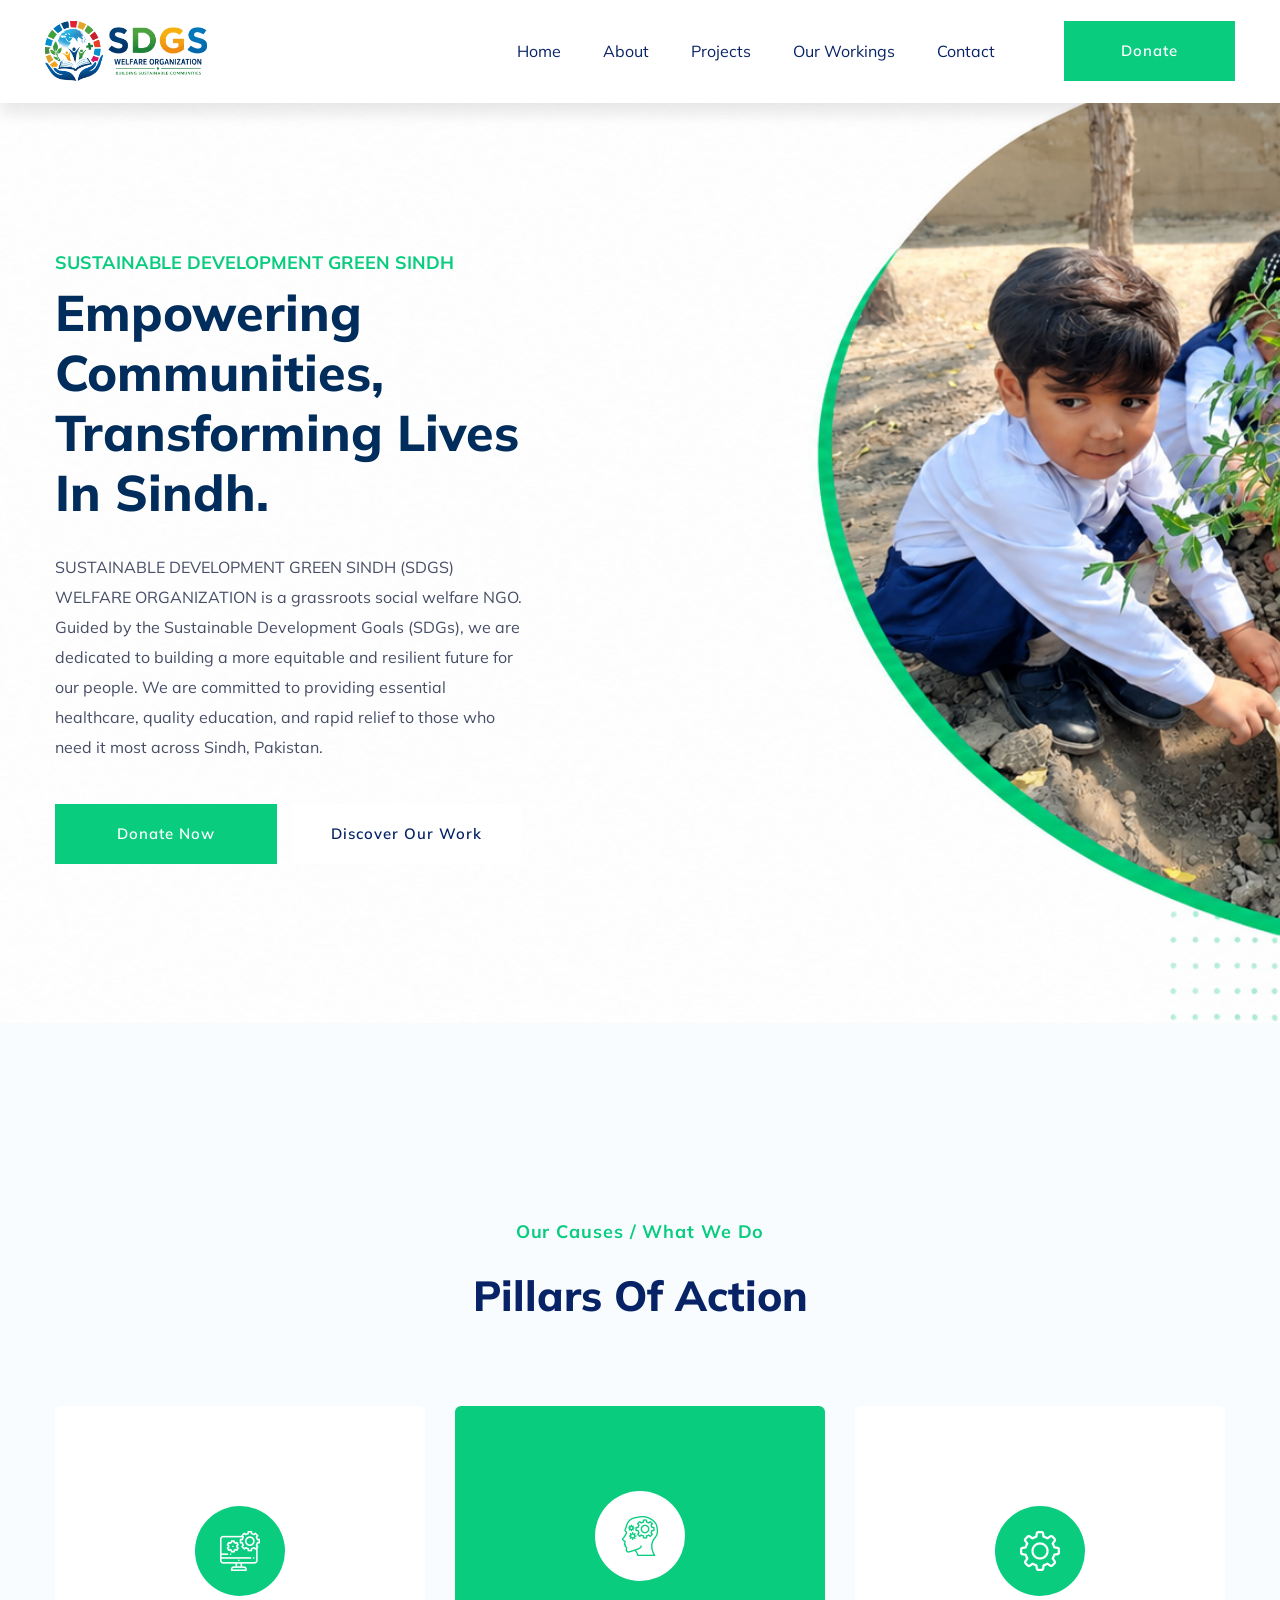
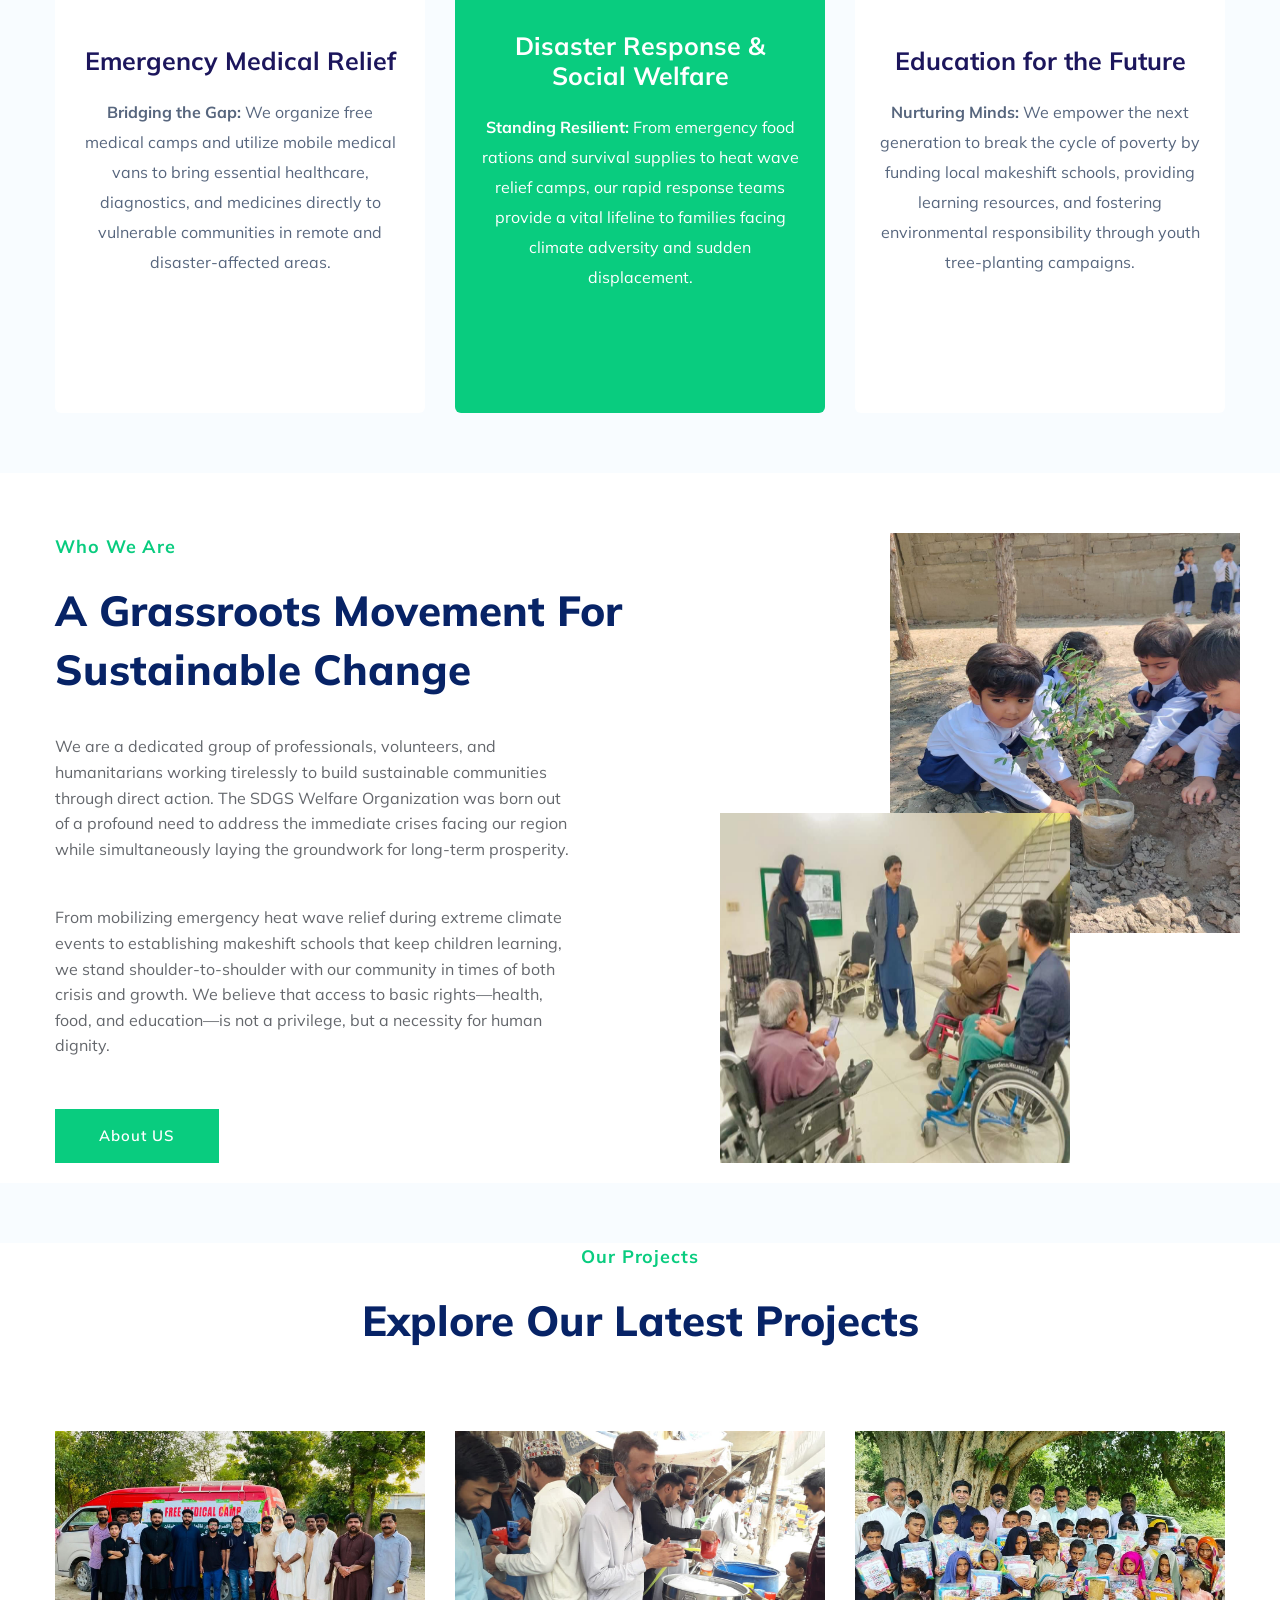
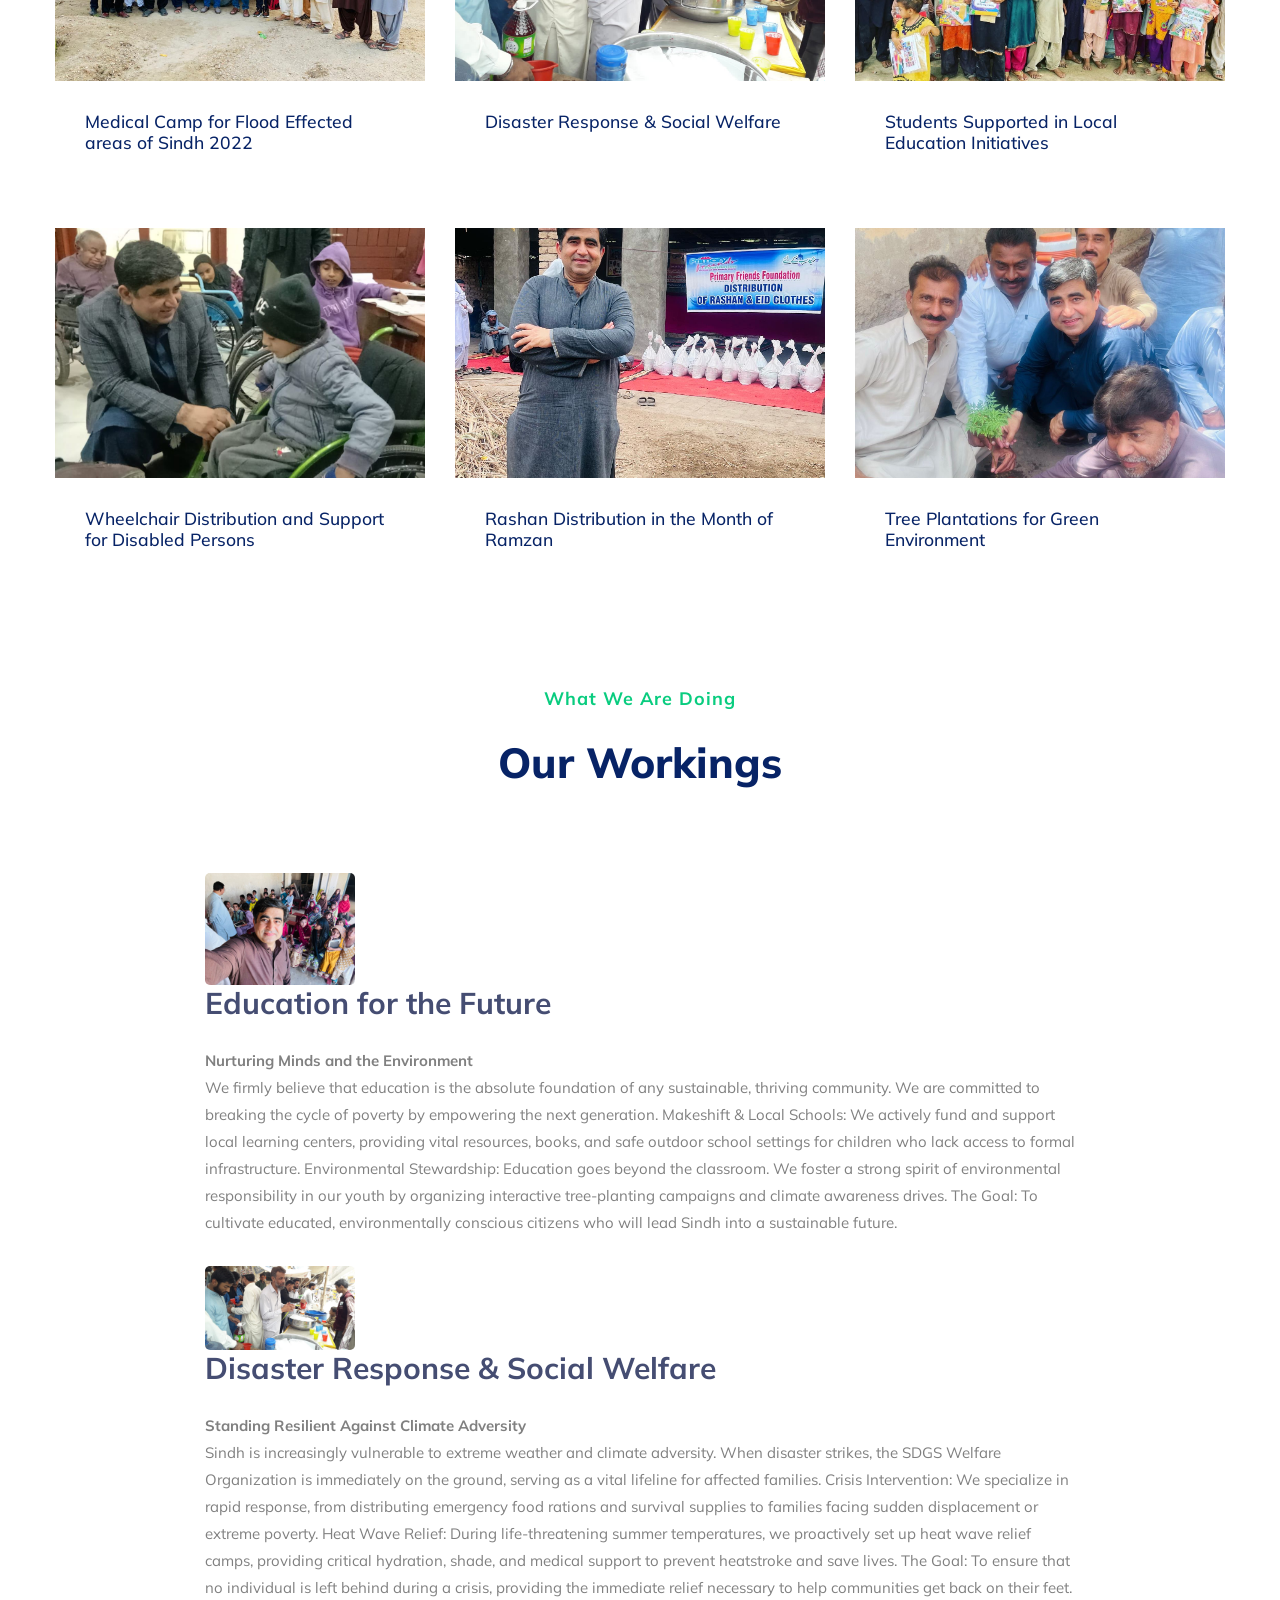
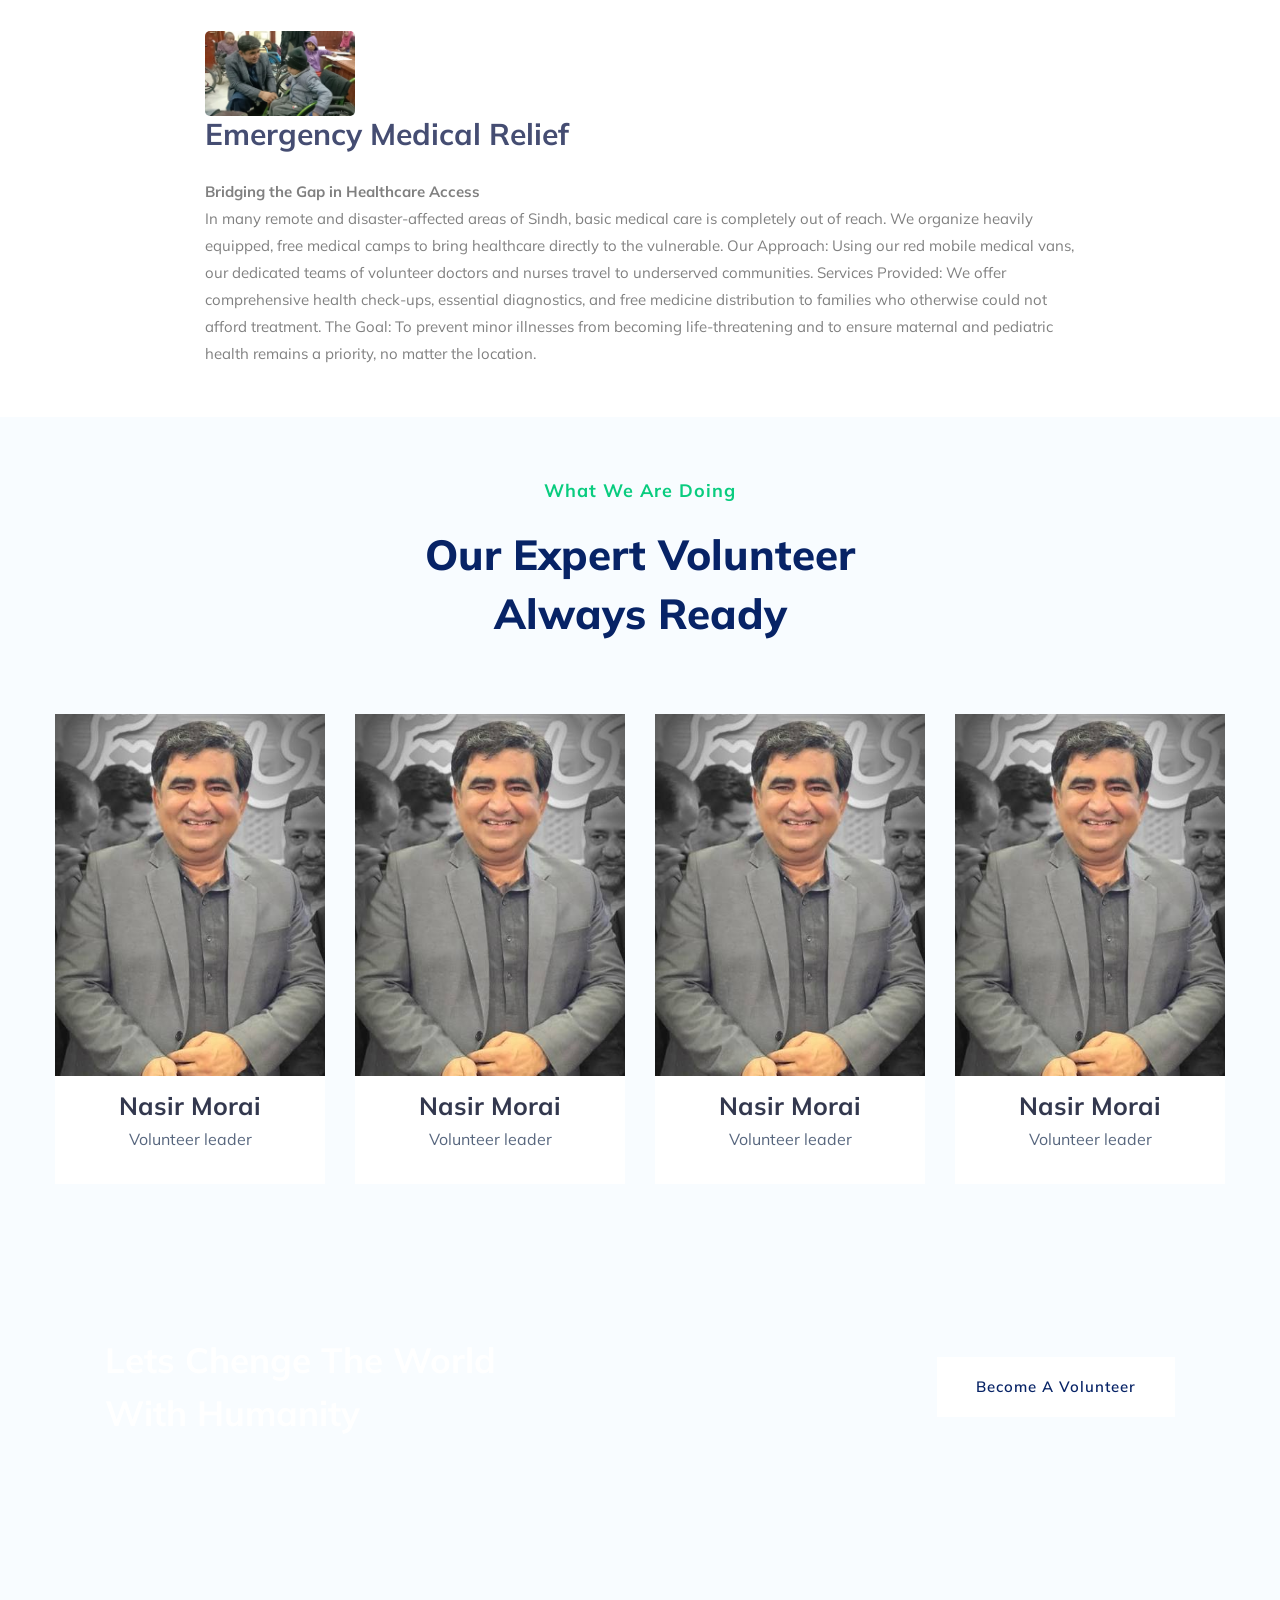
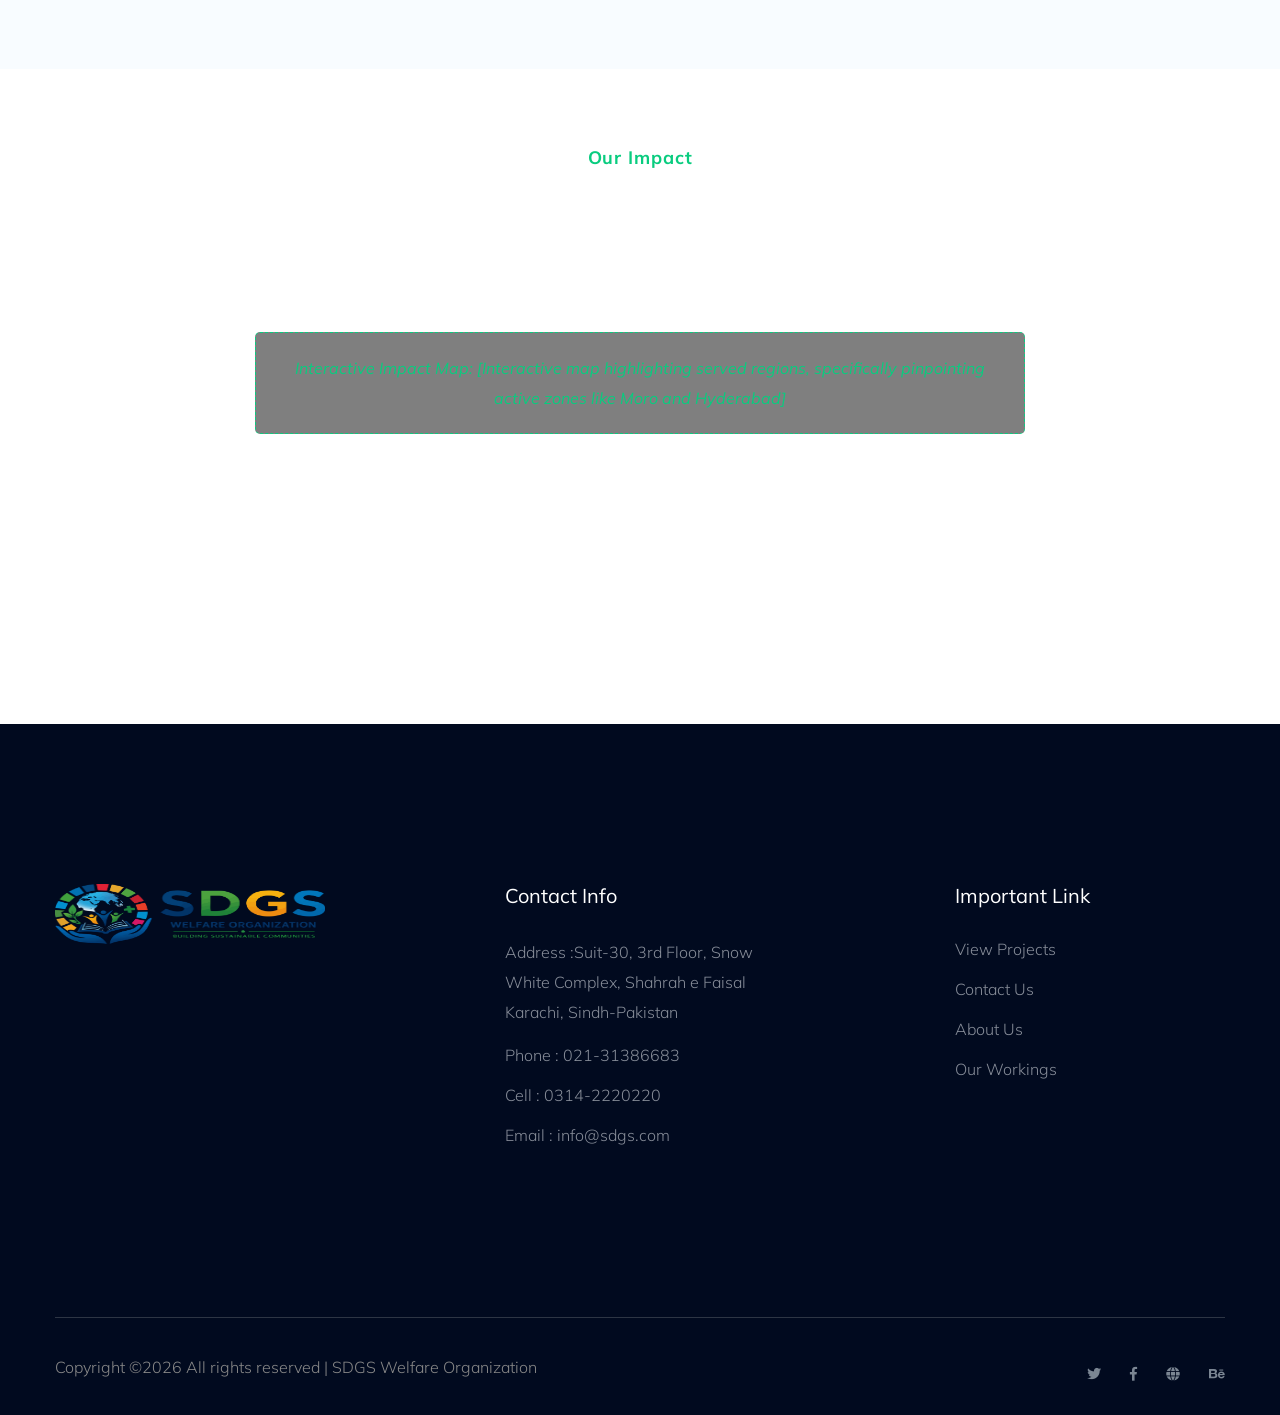
<file: index.html>
<!doctype html>
<html class="no-js" lang="zxx">
 <style>
    /* Responsive Fix for Hero Section Overlap on Mobile/Tablet */
    @media only screen and (max-width: 991px) {
        .slider-area .hero__caption {
            /* Adds a white overlay box behind the text so it is readable */
            background-color: rgba(255, 255, 255, 0.92) !important;
            padding: 30px !important;
            border-radius: 15px;
            box-shadow: 0px 5px 20px rgba(0,0,0,0.05);
            position: relative;
            z-index: 2;
            
            /* THIS IS THE NEW FIX: Pushes the text box down below the mobile header */
            margin-top: 80px !important; 
        }
        
        /* Adjust the spacing of the buttons for mobile */
        .slider-area .hero__btn {
            display: flex;
            flex-direction: column;
            gap: 15px;
        }
        
        .slider-area .hero__btn .btn {
            margin-left: 0 !important;
            width: 100%;
            text-align: center;
        }
    }

    /* Extra adjustments for very small phone screens */
    @media only screen and (max-width: 575px) {
        .slider-area .hero__caption {
             /* Slightly more push-down on tiny screens if needed */
             margin-top: 100px !important;
        }
        .slider-area .hero__caption h1 {
            font-size: 32px !important; /* Makes the heading fit better */
            line-height: 1.3 !important;
        }
        .slider-area .hero__caption p {
            font-size: 15px !important;
        }
    }
</style>
<head>
    <meta charset="utf-8">
    <meta http-equiv="x-ua-compatible" content="ie=edge">
    <title> SDGS Welfare Organization</title>
    <meta name="description" content="">
    <meta name="viewport" content="width=device-width, initial-scale=1">
    <link rel="manifest" href="site.webmanifest">
    <link rel="shortcut icon" type="image/x-icon" href="assets/img/favicon.ico">

	<!-- CSS here -->
	<link rel="stylesheet" href="assets/css/bootstrap.min.css">
	<link rel="stylesheet" href="assets/css/owl.carousel.min.css">
	<link rel="stylesheet" href="assets/css/slicknav.css">
    <link rel="stylesheet" href="assets/css/flaticon.css">
    <link rel="stylesheet" href="assets/css/progressbar_barfiller.css">
    <link rel="stylesheet" href="assets/css/gijgo.css">
    <link rel="stylesheet" href="assets/css/animate.min.css">
    <link rel="stylesheet" href="assets/css/animated-headline.css">
	<link rel="stylesheet" href="assets/css/magnific-popup.css">
	<link rel="stylesheet" href="assets/css/fontawesome-all.min.css">
	<link rel="stylesheet" href="assets/css/themify-icons.css">
	<link rel="stylesheet" href="assets/css/slick.css">
	<link rel="stylesheet" href="assets/css/nice-select.css">
	<link rel="stylesheet" href="assets/css/style.css">
</head>
<body>
    <!-- ? Preloader Start -->
    <div id="preloader-active">
        <div class="preloader d-flex align-items-center justify-content-center">
            <div class="preloader-inner position-relative">
                <div class="preloader-circle"></div>
                <div class="preloader-img pere-text">
                   <img src="assets/img/logo/SDGS-logo-portrait.png" alt="">
                </div>
            </div>
        </div>
    </div>
    <!-- Preloader Start -->
    <header>
        <!-- Header Start -->
        <div class="header-area">
            <div class="main-header ">
                <!-- <div class="header-top d-none d-lg-block">
                    <div class="container-fluid">
                        <div class="col-xl-12">
                            <div class="row d-flex justify-content-between align-items-center">
                                <div class="header-info-left d-flex">
                                    <ul>     
                                        <li>Phone: +99 (0) 101 0000 888</li>
                                        <li>Email: noreply@yourdomain.com</li>
                                    </ul>
                                    <div class="header-social">    
                                        <ul>
                                            <li><a href="#"><i class="fab fa-twitter"></i></a></li>
                                            <li><a  href="https://www.facebook.com/sai4ull"><i class="fab fa-facebook-f"></i></a></li>
                                            <li><a href="#"><i class="fab fa-linkedin-in"></i></a></li>
                                            <li> <a href="#"><i class="fab fa-google-plus-g"></i></a></li>
                                        </ul>
                                    </div>
                                </div>
                                <div class="header-info-right d-flex align-items-center">
                                    <div class="select-this">
                                        <form action="#">
                                            <div class="select-itms">
                                                <select name="select" id="select1">
                                                    <option value="">English</option>
                                                    <option value="">Bangla</option>
                                                    <option value="">Arabic</option>
                                                    <option value="">Hindi</option>
                                                </select>
                                            </div>
                                        </form>
                                    </div>
                                    <ul class="contact-now">     
                                        <li><a href="#">Subscribe Now</a></li>
                                    </ul>
                                </div>
                            </div>
                        </div>
                    </div>
                </div> -->
                <div class="header-bottom  header-sticky">
                    <div class="container-fluid">
                        <div class="row align-items-center">
                            <!-- Logo -->
                            <div class="col-xl-2 col-lg-2">
                                <div class="logo">
                                    <a href="index.html"><img src="assets/img/logo/SDGS-logo-landscape.png" alt="SDGS Welfare Organization"></a>
                                </div>
                            </div>
                            <div class="col-xl-10 col-lg-10">
                                <div class="menu-wrapper  d-flex align-items-center justify-content-end">
                                    <!-- Main-menu -->
                                    <div class="main-menu d-none d-lg-block">
                                        <nav>
                                            <ul id="navigation">                                                                                          
                                                <li><a href="index.html">Home</a></li>
                                                <li><a href="about.html">About</a></li>
                                                <li><a href="projects.html">Projects</a></li>
                                                <li><a href="our-workings.html">Our Workings</a></li>
                                                <!-- <li><a href="blog.html">Blog</a>
                                                    <ul class="submenu">
                                                        <li><a href="blog.html">Blog</a></li>
                                                       <li><a href="blog_details.html">Blog Details</a></li>
                                                        <li><a href="elements.html">Element</a></li>
                                                    </ul>
                                                </li> -->
                                                <li><a href="contact.html">Contact</a></li>
                                            </ul>
                                        </nav>
                                    </div>
                                    <!-- Header-btn -->
                                    <div class="header-right-btn d-none d-lg-block ml-20">
                                        <a href="contact.html" class="btn header-btn">Donate</a>
                                    </div>
                                </div>
                            </div> 
                            <!-- Mobile Menu -->
                            <div class="col-12">
                                <div class="mobile_menu d-block d-lg-none"></div>
                            </div>
                        </div>
                    </div>
                </div>
            </div>
        </div>
        <!-- Header End -->
    </header>
    <!-- header end -->
    <main>
    <!-- slider Area Start-->
    <div class="slider-area">
        <div class="slider-active">
            <!-- Single Slider -->
            <div class="single-slider slider-height d-flex align-items-center">
                <div class="container">
                    <div class="row">
                        <div class="col-xl-5 col-lg-5 col-md-6 col-sm-7">
                            <div class="hero__caption">
                                <span style="color: #09cc7f; font-size: 18px; font-weight: bold; display: block; margin-bottom: 10px;" data-animation="fadeInUp" data-delay=".4s">SUSTAINABLE DEVELOPMENT GREEN SINDH</span>
<h1 data-animation="fadeInUp" data-delay=".6s">Empowering Communities,<br> Transforming Lives<br> in Sindh.</h1>
                                <!-- <h1 data-animation="fadeInUp" data-delay=".6s">Empowering Communities,<br> Transforming Lives<br> in Sindh.</h1> -->
                                <!-- <P data-animation="fadeInUp" data-delay=".8s" >SDGS Welfare Organization is a grassroots social welfare NGO. Guided by the Sustainable Development Goals (SDGs), we are dedicated to building a more equitable and resilient future for our people. We are committed to providing essential healthcare, quality education, and rapid relief to those who need it most across Sindh, Pakistan.</P> -->
                                
                                <!-- Full text for Desktop/Laptop (Hides on smaller screens) -->
<p class="d-none d-lg-block" data-animation="fadeInUp" data-delay=".8s">
    SUSTAINABLE DEVELOPMENT GREEN SINDH (SDGS) WELFARE ORGANIZATION is a grassroots social welfare NGO. Guided by the Sustainable Development Goals (SDGs), we are dedicated to building a more equitable and resilient future for our people. We are committed to providing essential healthcare, quality education, and rapid relief to those who need it most across Sindh, Pakistan.
</p>

<!-- Shorter text for Mobile/Tablets (Hides on large desktop screens) -->
<p class="d-block d-lg-none" data-animation="fadeInUp" data-delay=".8s">
    </p>
                                <!-- Hero-btn -->
                                <div class="hero__btn">
                                    <a href="contact.html" class="btn hero-btn mb-10"  data-animation="fadeInLeft" data-delay=".8s">Donate Now</a>
                                    <a href="about.html" class="btn white-btn mb-10 ml-15" data-animation="fadeInRight" data-delay="1.0s">
                                        Discover Our Work
                                    </a>
                                </div>
                            </div>
                        </div>
                    </div>
                </div>
            </div>
            <!-- Single Slider -->
            <div class="single-slider slider-height d-flex align-items-center">
                <div class="container">
                    <div class="row">
                         <div class="col-xl-5 col-lg-5 col-md-6 col-sm-7">
                            <div class="hero__caption">
                                <h1 data-animation="fadeInUp" data-delay=".6s">Empowering Communities,<br> Transforming Lives in Sindh.</h1>
                                <P data-animation="fadeInUp" data-delay=".8s" >SDGS Welfare Organization is a grassroots social welfare NGO. Guided by the Sustainable Development Goals (SDGs), we are dedicated to building a more equitable and resilient future for our people. We are committed to providing essential healthcare, quality education, and rapid relief to those who need it most across Sindh, Pakistan.</P>
                                <!-- Hero-btn -->
                                <div class="hero__btn">
                                    <a href="contact.html" class="btn hero-btn mb-10"  data-animation="fadeInLeft" data-delay=".8s">Donate Now</a>
                                    <a href="about.html" class="btn white-btn mb-10 ml-15" data-animation="fadeInRight" data-delay="1.0s">
                                        Discover Our Work
                                    </a>
                                </div>
                            </div>
                        </div>
                    </div>
                </div>
            </div>
        </div>
    </div>
    <!-- slider Area End-->
    <!--? Services Area Start -->
    <!-- <div class="service-area section-padding30"> -->
    
<div class="service-area section-padding30" style="padding-bottom: 10px !important;">
        <div class="container">
            <div class="row justify-content-center">
                <div class="col-xl-6 col-lg-7 col-md-10 col-sm-10">
                    <!-- Section Tittle -->
                    <div class="section-tittle text-center mb-80">
                        <span>Our Causes / What We Do</span>
                        <h2>Pillars of Action</h2>
                    </div>
                </div>
            </div>
            <!-- <div class="row">
                <div class="col-lg-4 col-md-6 col-sm-6 mb-50" style="display: flex;">
                    <div class="single-cat text-center" style="width: 100%; display: flex; flex-direction: column; justify-content: center;">
                        <div class="cat-icon">
                            <span class="flaticon-null-1"></span>
                        </div>
                        <div class="cat-cap">
                            <h5><a href="services.html">Emergency Medical Relief</a></h5>
                            <p><strong>Bridging the Gap in Healthcare Access</strong><br>In many remote and disaster-affected areas of Sindh, basic medical care is completely out of reach. We organize heavily equipped, free medical camps to bring healthcare directly to the vulnerable.<br><strong>Our Approach:</strong> Using our red mobile medical vans, our dedicated teams of volunteer doctors and nurses travel to underserved communities.<br><strong>Services Provided:</strong> We offer comprehensive health check-ups, essential diagnostics, and free medicine distribution to families who otherwise could not afford treatment.<br><strong>The Goal:</strong> To prevent minor illnesses from becoming life-threatening and to ensure maternal and pediatric health remains a priority, no matter the location.</p>
                        </div>
                    </div>
                </div>
                <div class="col-lg-4 col-md-6 col-sm-6 mb-50" style="display: flex;">
                    <div class="single-cat active text-center" style="width: 100%; display: flex; flex-direction: column; justify-content: center;">
                        <div class="cat-icon">
                            <span class="flaticon-think"></span>
                        </div>
                        <div class="cat-cap">
                            <h5><a href="services.html">Disaster Response & Social Welfare</a></h5>
                            <p><strong>Standing Resilient Against Climate Adversity</strong><br>Sindh is increasingly vulnerable to extreme weather and climate adversity. When disaster strikes, the SDGS Welfare Organization is immediately on the ground, serving as a vital lifeline for affected families.<br><strong>Crisis Intervention:</strong> We specialize in rapid response, from distributing emergency food rations and survival supplies to families facing sudden displacement or extreme poverty.<br><strong>Heat Wave Relief:</strong> During life-threatening summer temperatures, we proactively set up heat wave relief camps, providing critical hydration, shade, and medical support to prevent heatstroke and save lives.<br><strong>The Goal:</strong> To ensure that no individual is left behind during a crisis, providing the immediate relief necessary to help communities get back on their feet.</p>
                        </div>
                    </div>
                </div>
                <div class="col-lg-4 col-md-6 col-sm-6 mb-50" style="display: flex;">
                    <div class="single-cat text-center" style="width: 100%; display: flex; flex-direction: column; justify-content: center;">
                        <div class="cat-icon">
                            <span class="flaticon-gear"></span>
                        </div>
                        <div class="cat-cap">
                            <h5><a href="services.html">Education for the Future</a></h5>
                            <p><strong>Nurturing Minds and the Environment</strong><br>We firmly believe that education is the absolute foundation of any sustainable, thriving community. We are committed to breaking the cycle of poverty by empowering the next generation.<br><strong>Makeshift & Local Schools:</strong> We actively fund and support local learning centers, providing vital resources, books, and safe outdoor school settings for children who lack access to formal infrastructure.<br><strong>Environmental Stewardship:</strong> Education goes beyond the classroom. We foster a strong spirit of environmental responsibility in our youth by organizing interactive tree-planting campaigns and climate awareness drives.<br><strong>The Goal:</strong> To cultivate educated, environmentally conscious citizens who will lead Sindh into a sustainable future.</p>
                        </div>
                    </div>
                </div>
            </div> -->
       
            <div class="row">
    <div class="col-lg-4 col-md-6 col-sm-6 mb-50" style="display: flex;">
        <div class="single-cat text-center" style="width: 100%; display: flex; flex-direction: column; justify-content: center;">
            <div class="cat-icon">
                <span class="flaticon-null-1"></span>
            </div>
            <div class="cat-cap">
                <h5><a href="services.html">Emergency Medical Relief</a></h5>
                <p><strong>Bridging the Gap:</strong> We organize free medical camps and utilize mobile medical vans to bring essential healthcare, diagnostics, and medicines directly to vulnerable communities in remote and disaster-affected areas.</p>
            </div>
        </div>
    </div>
    
    <div class="col-lg-4 col-md-6 col-sm-6 mb-50" style="display: flex;">
        <div class="single-cat active text-center" style="width: 100%; display: flex; flex-direction: column; justify-content: center;">
            <div class="cat-icon">
                <span class="flaticon-think"></span>
            </div>
            <div class="cat-cap">
                <h5><a href="services.html">Disaster Response & Social Welfare</a></h5>
                <p><strong>Standing Resilient:</strong> From emergency food rations and survival supplies to heat wave relief camps, our rapid response teams provide a vital lifeline to families facing climate adversity and sudden displacement.</p>
            </div>
        </div>
    </div>
    
    <div class="col-lg-4 col-md-6 col-sm-6 mb-50" style="display: flex;">
        <div class="single-cat text-center" style="width: 100%; display: flex; flex-direction: column; justify-content: center;">
            <div class="cat-icon">
                <span class="flaticon-gear"></span>
            </div>
            <div class="cat-cap">
                <h5><a href="services.html">Education for the Future</a></h5>
                <p><strong>Nurturing Minds:</strong> We empower the next generation to break the cycle of poverty by funding local makeshift schools, providing learning resources, and fostering environmental responsibility through youth tree-planting campaigns.</p>
            </div>
        </div>
    </div>
</div>
       
        </div>
    </div>
    <!-- Services Area End -->
    <!--? About Law Start-->
    <!-- <section class="about-low-area section-padding2"> -->
        <!--? About Law Start-->
    <section class="about-low-area" style="padding-top: 60px !important; padding-bottom: 20px !important;">
        <div class="container">
            <div class="row">
                <div class="col-lg-6 col-md-10">
                    <div class="about-caption mb-50">
                        <!-- Section Tittle -->
                        <div class="section-tittle mb-35">
                            <span>Who We Are</span>
                            <h2>A Grassroots Movement for Sustainable Change</h2>
                        </div>
                        <p>We are a dedicated group of professionals, volunteers, and humanitarians working tirelessly to build sustainable communities through direct action. The SDGS Welfare Organization was born out of a profound need to address the immediate crises facing our region while simultaneously laying the groundwork for long-term prosperity.</p>
                        <p>From mobilizing emergency heat wave relief during extreme climate events to establishing makeshift schools that keep children learning, we stand shoulder-to-shoulder with our community in times of both crisis and growth. We believe that access to basic rights—health, food, and education—is not a privilege, but a necessity for human dignity.</p>
                    </div>
                    <a href="about.html" class="btn">About US</a>
                </div>
                <div class="col-lg-6 col-md-12">
                    <!-- about-img -->
                    <div class="about-img ">
                        <div class="about-font-img d-none d-lg-block">
                            <img src="assets/img/gallery/About-2.jpeg"  width="350px" height="350px"  alt="">
                        </div>
                        <div class="about-back-img ">
                            <img src="assets/img/gallery/about-1.jpeg" width="350px" height="400px"  alt="">
                        </div>
                    </div>
                </div>
            </div>
        </div>
    </section>
    <!-- About Law End-->
        <!-- Our Projects Start -->
    <!-- <div class="our-cases-area section-padding30"> -->
    <div class="our-cases-area" style="padding-top: 40px !important; padding-bottom: 20px !important;"></div> 
        <div class="container">
            <div class="row justify-content-center">
                <div class="col-xl-6 col-lg-7 col-md-10 col-sm-10">
                    <!-- Section Tittle -->
                    <div class="section-tittle text-center mb-80">
                        <span>Our Projects</span>
                        <h2>Explore our latest projects</h2>
                    </div>
                </div>
            </div>
            <!-- <div class="row">
                <div class="col-lg-4 col-md-6 col-sm-6">
                    <div class="single-cases mb-40">
                        <div class="cases-img">
                            <a href="project_details.html?id=medical-camps"><img src="assets/img/gallery/project_flood_camp.jpeg" alt="" style="width: 100%; height: 250px; object-fit: cover;"></a>
                        </div>
                        <div class="cases-caption" style="padding: 30px;">
                            <h3><a href="project_details.html?id=medical-camps">Medical Camp for Flood Effected areas of Sindh 2022 ( District Naushero Feroze)</a></h3>
                        </div>
                    </div>
                </div>
                <div class="col-lg-4 col-md-6 col-sm-6">
                    <div class="single-cases mb-40">
                        <div class="cases-img">
                            <a href="project_details.html?id=emergency-relief"><img src="assets/img/gallery/project_relief.jpeg" alt="" style="width: 100%; height: 250px; object-fit: cover;"></a>
                        </div>
                        <div class="cases-caption" style="padding: 30px;">
                            <h3><a href="project_details.html?id=emergency-relief">Disaster Response & Social Welfare</a></h3>
                        </div>
                    </div>
                </div>
                <div class="col-lg-4 col-md-6 col-sm-6">
                    <div class="single-cases mb-40">
                        <div class="cases-img">
                            <a href="project_details.html?id=education-initiatives"><img src="assets/img/gallery/project_education.jpeg" alt="" style="width: 100%; height: 250px; object-fit: cover;"></a>
                        </div>
                        <div class="cases-caption" style="padding: 30px;">
                            <h3><a href="project_details.html?id=education-initiatives">Students Supported in Local Education Initiatives</a></h3>
                        </div>
                    </div>
                </div>
                <div class="col-lg-4 col-md-6 col-sm-6">
                    <div class="single-cases mb-40">
                        <div class="cases-img">
                            <a href="project_details.html?id=flood-medical"><img src="assets/img/gallery/project_flood_medical.jpeg" alt="" style="width: 100%; height: 250px; object-fit: cover;"></a>
                        </div>
                        <div class="cases-caption" style="padding: 30px;">
                            <h3><a href="project_details.html?id=flood-medical">Wheelchair Distribution and Support for Disabled Persons</a></h3>
                        </div>
                    </div>
                </div>
                <div class="col-lg-4 col-md-6 col-sm-6">
                    <div class="single-cases mb-40">
                        <div class="cases-img">
                            <a href="project_details.html?id=ramzan-rashan"><img src="assets/img/gallery/project_ramzan_rashan.jpeg" alt="" style="width: 100%; height: 250px; object-fit: cover;"></a>
                        </div>
                        <div class="cases-caption" style="padding: 30px;">
                            <h3><a href="project_details.html?id=ramzan-rashan">Rashan Distribution in the Month of Ramzan</a></h3>
                        </div>
                    </div>
                </div>
                <div class="col-lg-4 col-md-6 col-sm-6">
                    <div class="single-cases mb-40">
                        <div class="cases-img">
                            <a href="project_details.html?id=tree-plantation"><img src="assets/img/gallery/project_tree_plantation.jpeg" alt="" style="width: 100%; height: 250px; object-fit: cover;"></a>
                        </div>
                        <div class="cases-caption" style="padding: 30px;">
                            <h3><a href="project_details.html?id=tree-plantation">Tree Plantations for Green Enviroment</a></h3>
                        </div>
                    </div>
                </div>
            </div> -->

            <div class="row">
    <!-- Project 1 -->
    <div class="col-lg-4 col-md-6 col-sm-6">
        <div class="single-cases mb-40">
            <div class="cases-img">
                <a href="project_details.html?id=medical-camps"><img src="assets/img/gallery/project_flood_camp.jpeg" alt="" style="width: 100%; height: 250px; object-fit: cover;"></a>
            </div>
            <div class="cases-caption" style="padding: 30px;">
                <h3><a href="project_details.html?id=medical-camps">Medical Camp for Flood Effected areas of Sindh 2022</a></h3>
            </div>
        </div>
    </div>
    
    <!-- Project 2 -->
    <div class="col-lg-4 col-md-6 col-sm-6">
        <div class="single-cases mb-40">
            <div class="cases-img">
                <a href="project_details.html?id=emergency-relief"><img src="assets/img/gallery/project_relief.jpeg" alt="" style="width: 100%; height: 250px; object-fit: cover;"></a>
            </div>
            <div class="cases-caption" style="padding: 30px;">
                <h3><a href="project_details.html?id=emergency-relief">Disaster Response & Social Welfare</a></h3>
            </div>
        </div>
    </div>
    
    <!-- Project 3 -->
    <div class="col-lg-4 col-md-6 col-sm-6">
        <div class="single-cases mb-40">
            <div class="cases-img">
                <a href="project_details.html?id=education-initiatives"><img src="assets/img/gallery/project_education.jpeg" alt="" style="width: 100%; height: 250px; object-fit: cover;"></a>
            </div>
            <div class="cases-caption" style="padding: 30px;">
                <h3><a href="project_details.html?id=education-initiatives">Students Supported in Local Education Initiatives</a></h3>
            </div>
        </div>
    </div>
    
    <!-- Project 4 -->
    <div class="col-lg-4 col-md-6 col-sm-6">
        <div class="single-cases mb-40">
            <div class="cases-img">
                <a href="project_details.html?id=flood-medical"><img src="assets/img/gallery/project_flood_medical.jpeg" alt="" style="width: 100%; height: 250px; object-fit: cover;"></a>
            </div>
            <div class="cases-caption" style="padding: 30px;">
                <h3><a href="project_details.html?id=flood-medical">Wheelchair Distribution and Support for Disabled Persons</a></h3>
            </div>
        </div>
    </div>
    
    <!-- Project 5 -->
    <div class="col-lg-4 col-md-6 col-sm-6">
        <div class="single-cases mb-40">
            <div class="cases-img">
                <a href="project_details.html?id=ramzan-rashan"><img src="assets/img/gallery/project_ramzan_rashan.jpeg" alt="" style="width: 100%; height: 250px; object-fit: cover;"></a>
            </div>
            <div class="cases-caption" style="padding: 30px;">
                <h3><a href="project_details.html?id=ramzan-rashan">Rashan Distribution in the Month of Ramzan</a></h3>
            </div>
        </div>
    </div>
    
    <!-- Project 6 -->
    <div class="col-lg-4 col-md-6 col-sm-6">
        <div class="single-cases mb-40">
            <div class="cases-img">
                <a href="project_details.html?id=tree-plantation"><img src="assets/img/gallery/project_tree_plantation.jpeg" alt="" style="width: 100%; height: 250px; object-fit: cover;"></a>
            </div>
            <div class="cases-caption" style="padding: 30px;">
                <h3><a href="project_details.html?id=tree-plantation">Tree Plantations for Green Environment</a></h3>
            </div>
        </div>
    </div>
</div>
        </div>
    </div>
    <!-- Our Projects End -->
        <!-- Our Workings Start -->
    <!-- <section class="featured-job-area section-padding30 section-bg2" data-background="assets/img/gallery/section_bg03.png"> -->
    <section class="featured-job-area section-bg2" data-background="assets/img/gallery/section_bg03.png" style="padding-top: 60px !important; padding-bottom: 20px !important;">
        <div class="container">
            <div class="row justify-content-center">
                <div class="col-xl-7 col-lg-9 col-md-10 col-sm-12">
                    <!-- Section Tittle -->
                    <div class="section-tittle text-center mb-80">
                        <span>What we are doing</span>
                        <h2>Our Workings</h2>
                    </div>
                </div>
            </div>
            <div class="row justify-content-center">
                <div class="col-lg-9 col-md-12">
                    <!-- single-job-content -->
                    <div class="single-job-items mb-30">
                        <div class="job-items align-items-center">
                            <div class="company-img">
                                <a href="our-workings.html"><img src="assets/img/gallery/working_education.jpeg" alt="" style="width: 150px; border-radius: 5px;"></a>
                            </div>
                            <div class="job-tittle">
                                <a href="our-workings.html"><h4>Education for the Future</h4></a>
                                <ul>
                                    <li style="white-space: normal;"><strong>Nurturing Minds and the Environment</strong><br>We firmly believe that education is the absolute foundation of any sustainable, thriving community. We are committed to breaking the cycle of poverty by empowering the next generation. Makeshift & Local Schools: We actively fund and support local learning centers, providing vital resources, books, and safe outdoor school settings for children who lack access to formal infrastructure. Environmental Stewardship: Education goes beyond the classroom. We foster a strong spirit of environmental responsibility in our youth by organizing interactive tree-planting campaigns and climate awareness drives. The Goal: To cultivate educated, environmentally conscious citizens who will lead Sindh into a sustainable future.</li>
                                </ul>
                            </div>
                        </div>
                    </div>
                </div>
                <div class="col-lg-9 col-md-12">
                    <!-- single-job-content -->
                    <div class="single-job-items mb-30">
                        <div class="job-items align-items-center">
                            <div class="company-img">
                                <a href="our-workings.html"><img src="assets/img/gallery/working_relief.jpeg" alt="" style="width: 150px; border-radius: 5px;"></a>
                            </div>
                            <div class="job-tittle">
                                <a href="our-workings.html"><h4>Disaster Response & Social Welfare</h4></a>
                                <ul>
                                    <li style="white-space: normal;"><strong>Standing Resilient Against Climate Adversity</strong><br>Sindh is increasingly vulnerable to extreme weather and climate adversity. When disaster strikes, the SDGS Welfare Organization is immediately on the ground, serving as a vital lifeline for affected families. Crisis Intervention: We specialize in rapid response, from distributing emergency food rations and survival supplies to families facing sudden displacement or extreme poverty. Heat Wave Relief: During life-threatening summer temperatures, we proactively set up heat wave relief camps, providing critical hydration, shade, and medical support to prevent heatstroke and save lives. The Goal: To ensure that no individual is left behind during a crisis, providing the immediate relief necessary to help communities get back on their feet.</li>
                                </ul>
                            </div>
                        </div>
                    </div>
                </div>
                <div class="col-lg-9 col-md-12">
                    <!-- single-job-content -->
                    <div class="single-job-items mb-30">
                        <div class="job-items align-items-center">
                            <div class="company-img">
                                <a href="our-workings.html"><img src="assets/img/gallery/working_medical.jpeg" alt="" style="width: 150px; border-radius: 5px;"></a>
                            </div>
                            <div class="job-tittle">
                                <a href="our-workings.html"><h4>Emergency Medical Relief</h4></a>
                                <ul>
                                    <li style="white-space: normal;"><strong>Bridging the Gap in Healthcare Access</strong><br>In many remote and disaster-affected areas of Sindh, basic medical care is completely out of reach. We organize heavily equipped, free medical camps to bring healthcare directly to the vulnerable. Our Approach: Using our red mobile medical vans, our dedicated teams of volunteer doctors and nurses travel to underserved communities. Services Provided: We offer comprehensive health check-ups, essential diagnostics, and free medicine distribution to families who otherwise could not afford treatment. The Goal: To prevent minor illnesses from becoming life-threatening and to ensure maternal and pediatric health remains a priority, no matter the location.</li>
                                </ul>
                            </div>
                        </div>
                    </div>
                </div>
            </div>
        </div>
    </section>
    <!-- Our Workings End -->
    <!--? Team Ara Start -->
    <!-- <div class="team-area pt-160 pb-160"> -->
    <!--? Team Ara Start -->
<div class="team-area" style="padding-top: 60px !important; padding-bottom: 40px !important;">
        <div class="container">
            <div class="row justify-content-center">
                <div class="col-xl-6 col-lg-7 col-md-10 col-sm-10">
                    <!-- Section Tittle -->
                    <div class="section-tittle section-tittle2 text-center mb-70">
                        <span>What we are doing</span>
                        <h2>Our Expert Volunteer Always ready</h2>
                    </div> 
                </div>
            </div>
            <div class="row">
                <div class="col-lg-3 col-md-6 col-sm-6">
                    <div class="single-team mb-30">
                        <div class="team-img">
                            <img src="assets/img/gallery/Team-1.jpeg" alt="">
                            <!-- Blog Social -->
                            <ul class="team-social">
                                <li><a href="#"><i class="fab fa-facebook-f"></i></a></li>
                                <li><a href="#"><i class="fab fa-twitter"></i></a></li>
                                <li><a href="#"><i class="fas fa-globe"></i></a></li>
                            </ul>
                        </div>
                        <div class="team-caption">
                            <h3><a href="instructor.html">Nasir Morai</a></h3>
                            <p>Volunteer leader</p>
                        </div>
                    </div>
                </div>
                <div class="col-lg-3 col-md-6 col-sm-6">
                    <div class="single-team mb-30">
                        <div class="team-img">
                            <img src="assets/img/gallery/Team-1.jpeg" alt="">
                            <!-- Blog Social -->
                            <ul class="team-social">
                                <li><a href="#"><i class="fab fa-facebook-f"></i></a></li>
                                <li><a href="#"><i class="fab fa-twitter"></i></a></li>
                                <li><a href="#"><i class="fas fa-globe"></i></a></li>
                            </ul>
                        </div>
                        <div class="team-caption">
                            <h3><a href="instructor.html">Nasir Morai</a></h3>
                            <p>Volunteer leader</p>
                        </div>
                    </div>
                </div>
                <div class="col-lg-3 col-md-6 col-sm-6">
                    <div class="single-team mb-30">
                        <div class="team-img">
                            <img src="assets/img/gallery/Team-1.jpeg" alt="">
                            <!-- Blog Social -->
                            <ul class="team-social">
                                <li><a href="#"><i class="fab fa-facebook-f"></i></a></li>
                                <li><a href="#"><i class="fab fa-twitter"></i></a></li>
                                <li><a href="#"><i class="fas fa-globe"></i></a></li>
                            </ul>
                        </div>
                        <div class="team-caption">
                            <h3><a href="instructor.html">Nasir Morai</a></h3>
                            <p>Volunteer leader</p>
                        </div>
                    </div>
                </div>
                <div class="col-lg-3 col-md-6 col-sm-6">
                    <div class="single-team mb-30">
                        <div class="team-img">
                            <img src="assets/img/gallery/Team-1.jpeg" alt="">
                            <!-- Blog Social -->
                            <ul class="team-social">
                                <li><a href="#"><i class="fab fa-facebook-f"></i></a></li>
                                <li><a href="#"><i class="fab fa-twitter"></i></a></li>
                                <li><a href="#"><i class="fas fa-globe"></i></a></li>
                            </ul>
                        </div>
                        <div class="team-caption">
                            <h3><a href="instructor.html">Nasir Morai</a></h3>
                            <p>Volunteer leader</p>
                        </div>
                    </div>
                </div>
            </div>
        </div>
    </div>
    <!-- Team Ara End -->
    <!-- Want To work -->
    <section class="wantToWork-area ">
        <div class="container">
            <div class="wants-wrapper w-padding2  section-bg" data-background="assets/img/gallery/section_bg01.png">
                <div class="row align-items-center justify-content-between">
                    <div class="col-xl-5 col-lg-9 col-md-8">
                        <div class="wantToWork-caption wantToWork-caption2">
                            <h2>Lets Chenge The World With Humanity</h2>
                        </div>
                    </div>
                    <div class="col-xl-2 col-lg-3 col-md-4">
                        <a href="#" class="btn white-btn f-right sm-left">Become A Volunteer</a>
                    </div>
                </div>
            </div>
        </div>
    </section>
    <!-- Want To work End -->
    <!--? Testimonial Start -->
    
    <!-- Testimonial End -->
    <!--? Blog Area Start -->
    
    <!-- Blog Area End -->
    <!--? Count Down Start -->
    <div class="count-down-area pt-25 section-bg" data-background="assets/img/gallery/section_bg02.png">
        <div class="container">
            <div class="row justify-content-center">
                <div class="col-xl-8 col-lg-9 col-md-10 col-sm-12 mt-50">
                    <!-- Section Tittle -->
                    <div class="section-tittle text-center mb-80">
                        <span style="color: #09cc7f;">Our Impact</span>
                        <h2 style="color: #fff;">Real Change, Measurable Impact</h2>
                        <p style="color: #fff; font-size: 18px;">Transparency and results are at the core of what we do. Here is a snapshot of our ongoing efforts across the region:</p>
                        <div id="impact-map-placeholder" style="background: rgba(0,0,0,0.5); padding: 20px; border: 1px dashed #09cc7f; border-radius: 5px;">
                            <p style="color: #09cc7f; margin: 0;"><em>Interactive Impact Map: [Interactive map highlighting served regions, specifically pinpointing active zones like Moro and Hyderabad]</em></p>
                        </div>
                    </div>
                </div>
            </div>
            <div class="row justify-content-center">
                <div class="col-lg-12 col-md-12">
                    <div class="count-down-wrapper" >
                        <div class="row justify-content-between">
                            <div class="col-lg-4 col-md-6 col-sm-6">
                                <!-- Counter Up -->
                                <div class="single-counter text-center">
                                    <span class="counter color-green">500</span>
                                    <span class="plus">+</span>
                                    <p class="color-green">Patients Treated in Free Medical Camps</p>
                                </div>
                            </div>
                            <div class="col-lg-4 col-md-6 col-sm-6">
                                <!-- Counter Up -->
                                <div class="single-counter text-center">
                                    <span class="counter color-green">120</span>
                                    <span class="plus">+</span>
                                    <p class="color-green">Disaster Response & Social Welfare</p>
                                </div>
                            </div>
                            <div class="col-lg-4 col-md-6 col-sm-6">
                                <!-- Counter Up -->
                                <div class="single-counter text-center">
                                    <span class="counter color-green">1050</span>
                                    <span class="plus">+</span>
                                    <p class="color-green">Students Supported in Local Education Initiatives</p>
                                </div>
                            </div>
                        </div>
                    </div>
                </div>
            </div>
        </div>
    </div>
    <!-- Count Down End -->
    </main>
    <footer>
        <div class="footer-wrapper section-bg2" data-background="assets/img/gallery/footer_bg.png">
            <!-- Footer Top-->
            <div class="footer-area footer-padding">
                <div class="container">
                    <div class="row d-flex justify-content-between">
                        <div class="col-xl-3 col-lg-3 col-md-4 col-sm-6">
                        <div class="single-footer-caption mb-50">
                            <div class="single-footer-caption mb-30">
                                <div class="footer-tittle">
                                    <div class="footer-logo mb-20">
                                        <a href="index.html"><img src="assets/img/logo/SDGS-logo-landscape.png" alt="SDGS Welfare Organization"></a>
                                    </div>
                                </div>
                            </div>
                        </div>
                        </div>
                        <div class="col-xl-3 col-lg-3 col-md-4 col-sm-5">
                            <div class="single-footer-caption mb-50">
                                <div class="footer-tittle">
                                    <h4>Contact Info</h4>
                                    <ul>
                                        <li>
                                            <p>Address :Suit-30, 3rd Floor, Snow White Complex, Shahrah e Faisal Karachi, Sindh-Pakistan</p>
                                        </li>
                                        <li><a href="#">Phone : 021-31386683</a></li>
                                        <li><a href="#">Cell : 0314-2220220</a></li>
                                        <li><a href="#">Email : info@sdgs.com</a></li>
                                    </ul>
                                </div>

                            </div>
                        </div>
                        <div class="col-xl-3 col-lg-3 col-md-4 col-sm-5">
                            <div class="single-footer-caption mb-50">
                                <div class="footer-tittle">
                                    <h4>Important Link</h4>
                                    <ul>
                                        <li><a href="projects.html">View Projects</a></li>
                                        <li><a href="contact.html">Contact Us</a></li>
                                        <li><a href="about.html">About Us</a></li>
                                        <li><a href="our-workings.html">Our Workings</a></li>
                                    </ul>
                                </div>
                            </div>
                        </div>
                        <div class="col-xl-3 col-lg-3 col-md-4 col-sm-5 d-none">
                            <div class="single-footer-caption mb-50">
                                <div class="footer-tittle">
                                    <h4>Newsletter</h4>
                                    <div class="footer-pera footer-pera2">
                                    <p>Heaven fruitful doesn't over lesser in days. Appear creeping.</p>
                                </div>
                                <!-- Form -->
                                <!-- <div class="footer-form" >
                                    <div id="mc_embed_signup">
                                        <form target="_blank" action="https://spondonit.us12.list-manage.com/subscribe/post?u=1462626880ade1ac87bd9c93a&amp;id=92a4423d01"
                                        method="get" class="subscribe_form relative mail_part">
                                            <input type="email" name="email" id="newsletter-form-email" placeholder="Email Address"
                                            class="placeholder hide-on-focus" onfocus="this.placeholder = ''"
                                            onblur="this.placeholder = ' Email Address '">
                                            <div class="form-icon">
                                                <button type="submit" name="submit" id="newsletter-submit"
                                                class="email_icon newsletter-submit button-contactForm"><img src="assets/img/gallery/form.png" alt=""></button>
                                            </div>
                                            <div class="mt-10 info"></div>
                                        </form>
                                    </div>
                                </div> -->
                                </div>
                            </div>
                        </div>
                    </div>
                </div>
            </div>
            <!-- footer-bottom -->
            <div class="footer-bottom-area">
                <div class="container">
                    <div class="footer-border">
                        <div class="row d-flex justify-content-between align-items-center">
                            <div class="col-xl-10 col-lg-9 ">
                                <div class="footer-copy-right">
                                    <p>
  Copyright &copy;<script>document.write(new Date().getFullYear());</script> All rights reserved | SDGS Welfare Organization
  </p>
                                </div>
                            </div>
                            <div class="col-xl-2 col-lg-3">
                                <div class="footer-social f-right">
                                    <a href="#"><i class="fab fa-twitter"></i></a>
                                    <a  href="https://www.facebook.com/sai4ull"><i class="fab fa-facebook-f"></i></a>
                                    <a href="#"><i class="fas fa-globe"></i></a>
                                    <a href="#"><i class="fab fa-behance"></i></a>
                                </div>
                            </div>
                        </div>
                    </div>
                </div>
            </div>
        </div>
    </footer>

    <!-- Scroll Up -->
    <div id="back-top" >
        <a title="Go to Top" href="#"> <i class="fas fa-level-up-alt"></i></a>
    </div>

    <!-- JS here -->

    <script src="./assets/js/vendor/modernizr-3.5.0.min.js"></script>
    <!-- Jquery, Popper, Bootstrap -->
    <script src="./assets/js/vendor/jquery-1.12.4.min.js"></script>
    <script src="./assets/js/popper.min.js"></script>
    <script src="./assets/js/bootstrap.min.js"></script>
    <!-- Jquery Mobile Menu -->
    <script src="./assets/js/jquery.slicknav.min.js"></script>

    <!-- Jquery Slick , Owl-Carousel Plugins -->
    <script src="./assets/js/owl.carousel.min.js"></script>
    <script src="./assets/js/slick.min.js"></script>
    <!-- One Page, Animated-HeadLin -->
    <script src="./assets/js/wow.min.js"></script>
    <script src="./assets/js/animated.headline.js"></script>
    <script src="./assets/js/jquery.magnific-popup.js"></script>

    <!-- Date Picker -->
    <script src="./assets/js/gijgo.min.js"></script>
    <!-- Nice-select, sticky -->
    <script src="./assets/js/jquery.nice-select.min.js"></script>
    <script src="./assets/js/jquery.sticky.js"></script>
    <!-- Progress -->
    <script src="./assets/js/jquery.barfiller.js"></script>
    
    <!-- counter , waypoint,Hover Direction -->
    <script src="./assets/js/jquery.counterup.min.js"></script>
    <script src="./assets/js/waypoints.min.js"></script>
    <script src="./assets/js/jquery.countdown.min.js"></script>
    <script src="./assets/js/hover-direction-snake.min.js"></script>

    <!-- contact js -->
    <script src="./assets/js/contact.js"></script>
    <script src="./assets/js/jquery.form.js"></script>
    <script src="./assets/js/jquery.validate.min.js"></script>
    <script src="./assets/js/mail-script.js"></script>
    <script src="./assets/js/jquery.ajaxchimp.min.js"></script>
    
    <!-- Jquery Plugins, main Jquery -->	
    <script src="./assets/js/plugins.js"></script>
    <script src="./assets/js/main.js"></script>
    
    </body>
</html>
</file>
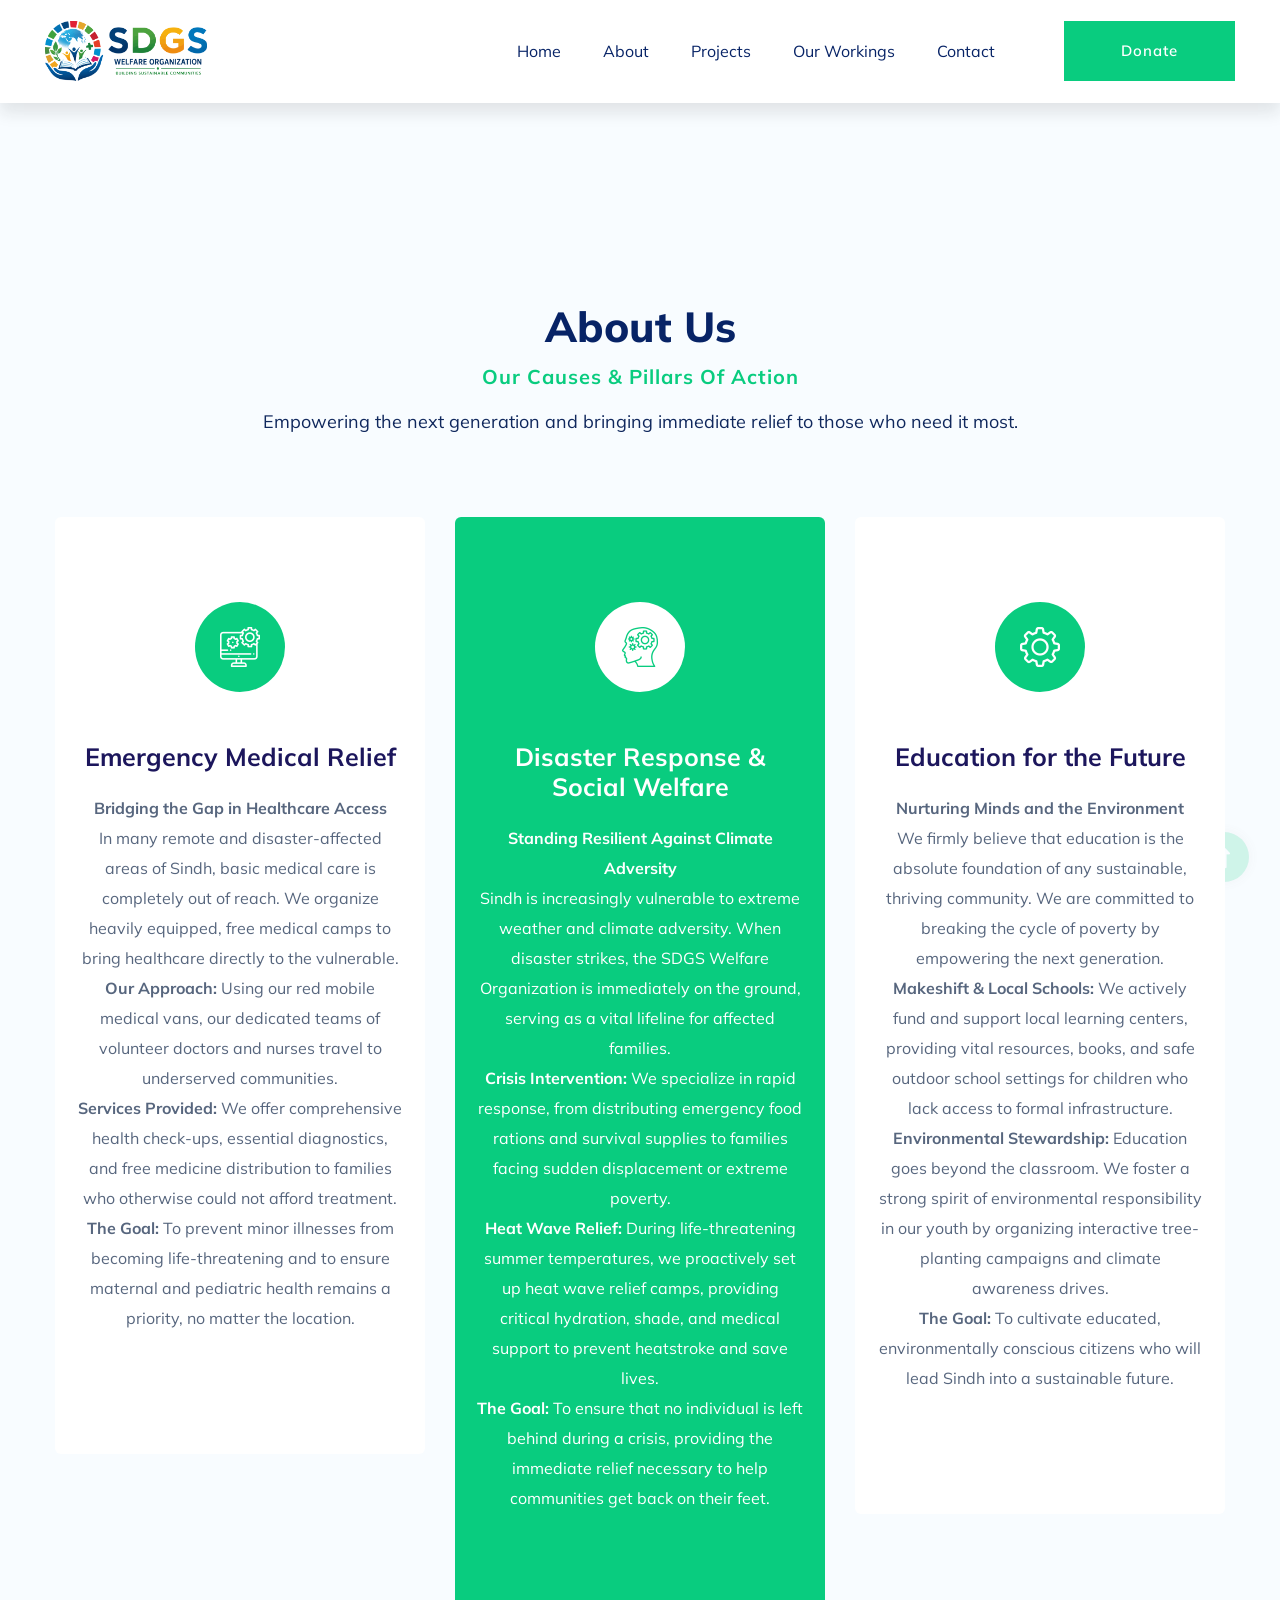
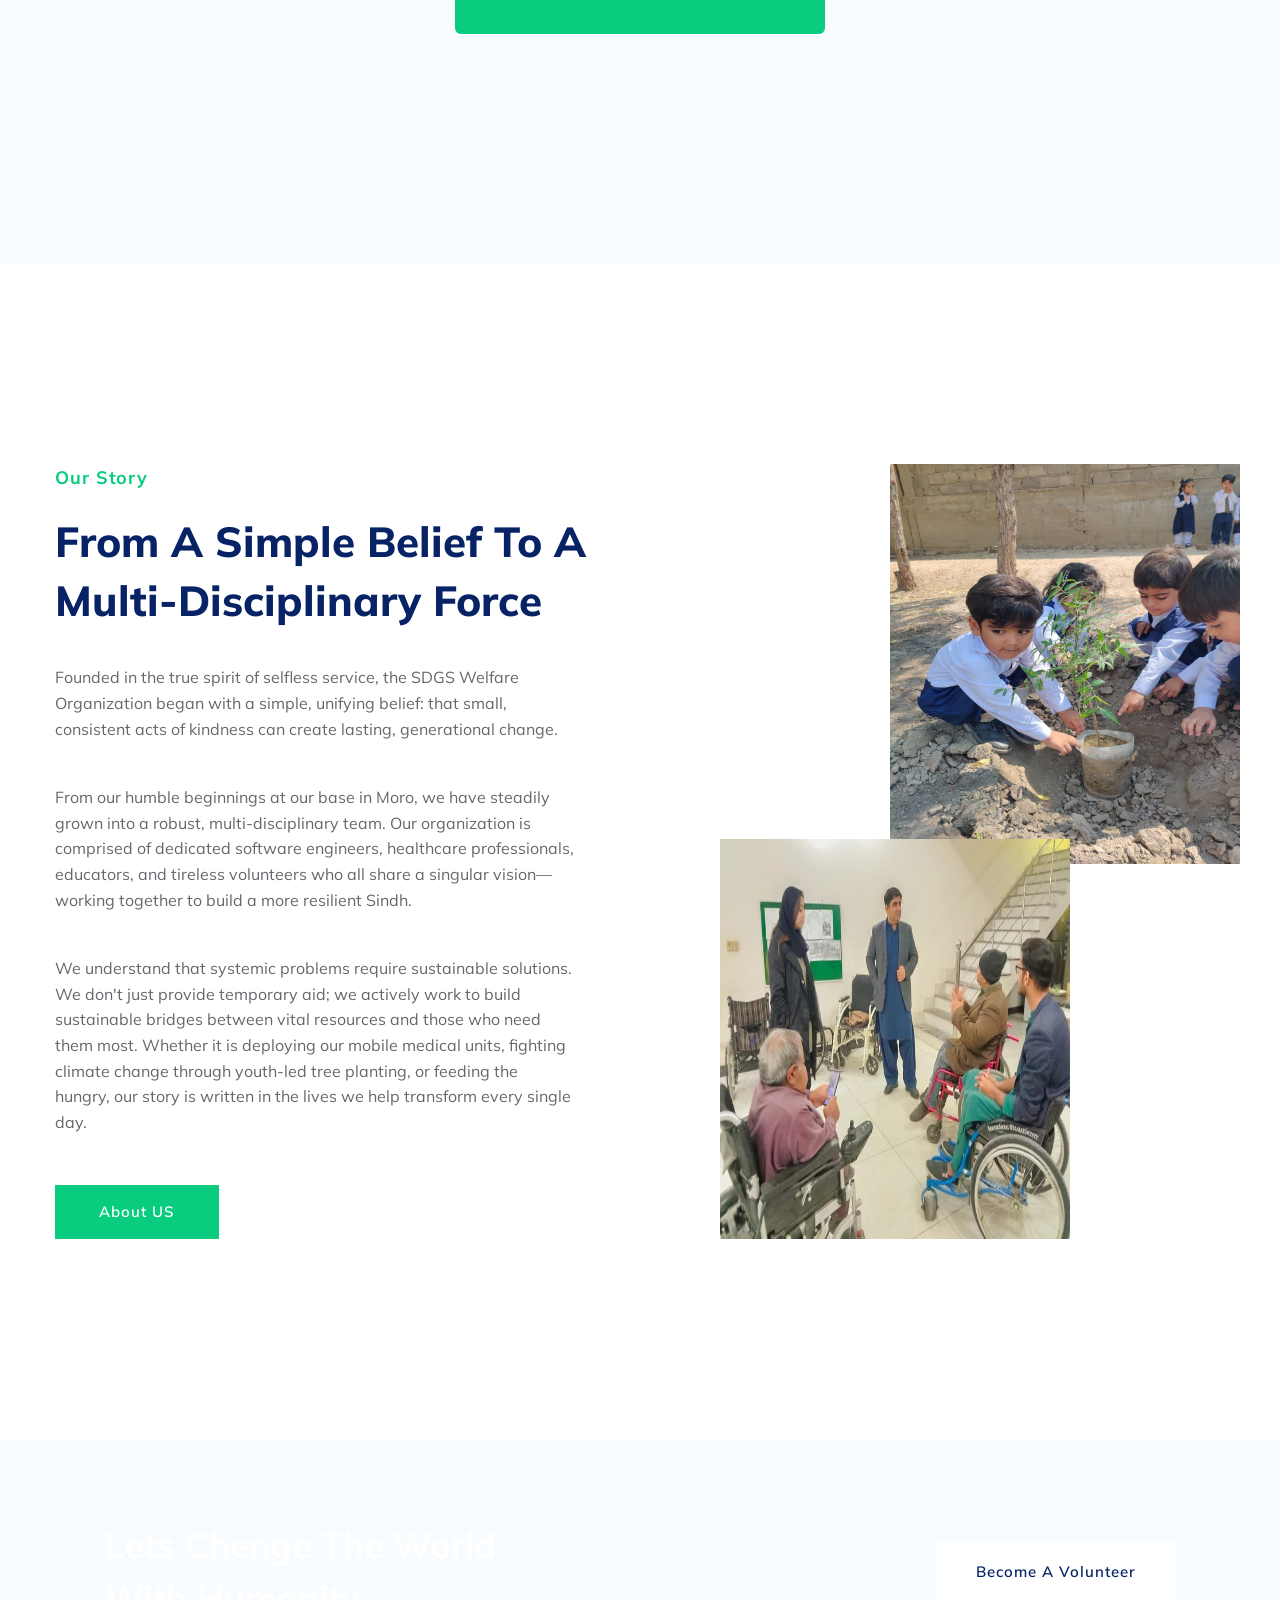
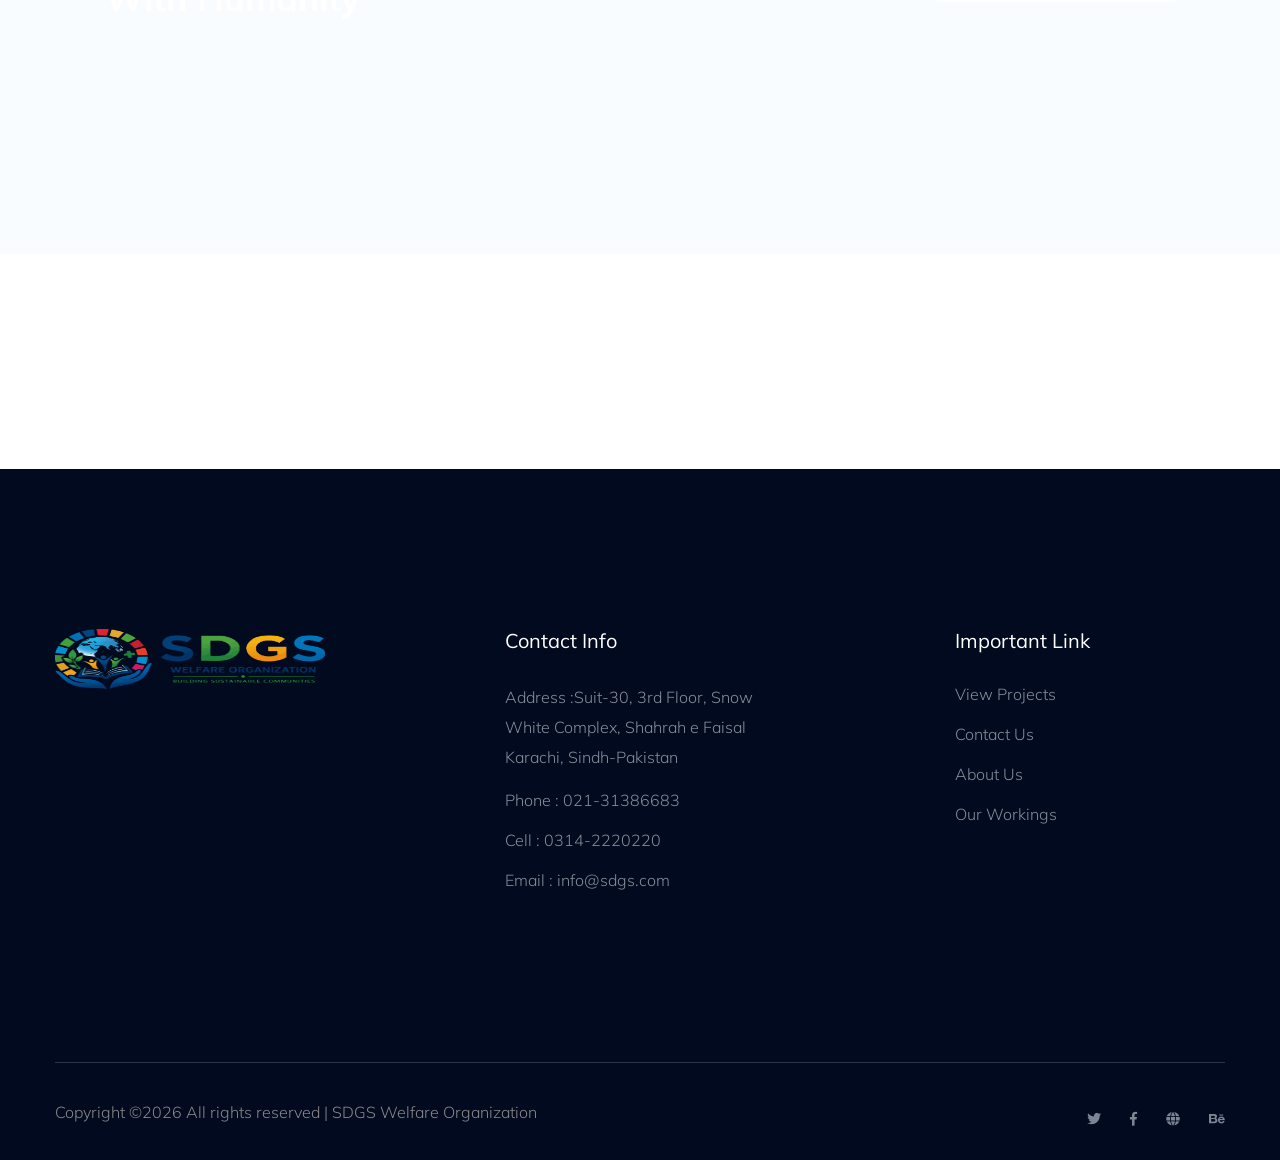
<file: about.html>
<!doctype html>
<html class="no-js" lang="zxx">
<head>
    <meta charset="utf-8">
    <meta http-equiv="x-ua-compatible" content="ie=edge">
    <title> SDGS Welfare Organization</title>
    <meta name="description" content="">
    <meta name="viewport" content="width=device-width, initial-scale=1">
    <link rel="manifest" href="site.webmanifest">
    <link rel="shortcut icon" type="image/x-icon" href="assets/img/favicon.ico">

	<!-- CSS here -->
	<link rel="stylesheet" href="assets/css/bootstrap.min.css">
	<link rel="stylesheet" href="assets/css/owl.carousel.min.css">
	<link rel="stylesheet" href="assets/css/slicknav.css">
    <link rel="stylesheet" href="assets/css/flaticon.css">
    <link rel="stylesheet" href="assets/css/progressbar_barfiller.css">
    <link rel="stylesheet" href="assets/css/gijgo.css">
    <link rel="stylesheet" href="assets/css/animate.min.css">
    <link rel="stylesheet" href="assets/css/animated-headline.css">
	<link rel="stylesheet" href="assets/css/magnific-popup.css">
	<link rel="stylesheet" href="assets/css/fontawesome-all.min.css">
	<link rel="stylesheet" href="assets/css/themify-icons.css">
	<link rel="stylesheet" href="assets/css/slick.css">
	<link rel="stylesheet" href="assets/css/nice-select.css">
	<link rel="stylesheet" href="assets/css/style.css">
</head>
<body>
    <!-- ? Preloader Start -->
    <div id="preloader-active">
        <div class="preloader d-flex align-items-center justify-content-center">
            <div class="preloader-inner position-relative">
                <div class="preloader-circle"></div>
                <div class="preloader-img pere-text">
                   <img src="assets/img/logo/SDGS-logo-portrait.png" alt="">
                </div>
            </div>
        </div>
    </div>
    <!-- Preloader Start -->
    <header>
        <!-- Header Start -->
        <div class="header-area">
            <div class="main-header ">
                <!-- <div class="header-top d-none d-lg-block">
                    <div class="container-fluid">
                        <div class="col-xl-12">
                            <div class="row d-flex justify-content-between align-items-center">
                                <div class="header-info-left d-flex">
                                    <ul>     
                                        <li>Phone: +99 (0) 101 0000 888</li>
                                        <li>Email: noreply@yourdomain.com</li>
                                    </ul>
                                    <div class="header-social">    
                                        <ul>
                                            <li><a href="#"><i class="fab fa-twitter"></i></a></li>
                                            <li><a  href="https://www.facebook.com/sai4ull"><i class="fab fa-facebook-f"></i></a></li>
                                            <li><a href="#"><i class="fab fa-linkedin-in"></i></a></li>
                                            <li> <a href="#"><i class="fab fa-google-plus-g"></i></a></li>
                                        </ul>
                                    </div>
                                </div>
                                <div class="header-info-right d-flex align-items-center">
                                    <div class="select-this">
                                        <form action="#">
                                            <div class="select-itms">
                                                <select name="select" id="select1">
                                                    <option value="">English</option>
                                                    <option value="">Bangla</option>
                                                    <option value="">Arabic</option>
                                                    <option value="">Hindi</option>
                                                </select>
                                            </div>
                                        </form>
                                    </div>
                                    <ul class="contact-now">     
                                        <li><a href="#">Subscribe Now</a></li>
                                    </ul>
                                </div>
                            </div>
                        </div>
                    </div>
                </div> -->
                <div class="header-bottom  header-sticky">
                    <div class="container-fluid">
                        <div class="row align-items-center">
                            <!-- Logo -->
                            <div class="col-xl-2 col-lg-2">
                                <div class="logo">
                                    <a href="index.html"><img src="assets/img/logo/SDGS-logo-landscape.png" alt="SDGS Welfare Organization"></a>
                                </div>
                            </div>
                            <div class="col-xl-10 col-lg-10">
                                <div class="menu-wrapper  d-flex align-items-center justify-content-end">
                                    <!-- Main-menu -->
                                    <div class="main-menu d-none d-lg-block">
                                        <nav>
                                            <ul id="navigation">                                                                                          
                                                <li><a href="index.html">Home</a></li>
                                                <li><a href="about.html">About</a></li>
                                                <li><a href="projects.html">Projects</a></li>
                                                <li><a href="our-workings.html">Our Workings</a></li>
                                                <!-- <li><a href="blog.html">Blog</a>
                                                    <ul class="submenu">
                                                        <li><a href="blog.html">Blog</a></li>
                                                        <li><a href="blog_details.html">Blog Details</a></li>
                                                        <li><a href="elements.html">Element</a></li>
                                                    </ul>
                                                </li> -->
                                                <li><a href="contact.html">Contact</a></li>
                                            </ul>
                                        </nav>
                                    </div>
                                    <!-- Header-btn -->
                                    <div class="header-right-btn d-none d-lg-block ml-20">
                                        <a href="contact.html" class="btn header-btn">Donate</a>
                                    </div>
                                </div>
                            </div> 
                            <!-- Mobile Menu -->
                            <div class="col-12">
                                <div class="mobile_menu d-block d-lg-none"></div>
                            </div>
                        </div>
                    </div>
                </div>
            </div>
        </div>
        <!-- Header End -->
    </header>
    <!-- header end -->
    <main>
    <!--? Hero Start -->
    <!-- <div class="slider-area2">
        <div class="slider-height2 d-flex align-items-center">
            <div class="container">
                <div class="row">
                    <div class="col-xl-12">
                        <div class="hero-cap hero-cap2 pt-20 text-center">
                            <h2>About US</h2>
                        </div>
                    </div>
                </div>
            </div>
        </div>
    </div> -->
    <!-- Hero End -->
    <!--? Services Area Start -->
    <div class="service-area section-padding30">
        <div class="container">
            <!-- <div class="row justify-content-center">
                <div class="col-xl-6 col-lg-7 col-md-10 col-sm-10">
                    
                   
                    <div class="section-tittle text-center mb-80">
                        <span>Our Causes / What We Do</span>
                        <h2>Pillars of Action</h2>
                    </div>
                </div>
            </div> -->

            <div class="row justify-content-center">
                <div class="col-xl-8 col-lg-9 col-md-10 col-sm-12">
                    <!-- Section Tittle -->
                    <div class="section-tittle text-center mb-80">
                        <h2>About Us</h2>
                        <span style="font-size: 20px; color: #09cc7f; font-weight: bold; margin-bottom: 10px; display: block;">Our Causes & Pillars of Action</span>
                        <p style="margin-top: 15px; font-size: 18px;">Empowering the next generation and bringing immediate relief to those who need it most.</p>
                    </div>
                </div>
            </div>
            <div class="row">
                <div class="col-lg-4 col-md-6 col-sm-6">
                    <div class="single-cat text-center mb-50">
                        <div class="cat-icon">
                            <span class="flaticon-null-1"></span>
                        </div>
                        <div class="cat-cap">
                            <h5><a href="services.html">Emergency Medical Relief</a></h5>
                            <p><strong>Bridging the Gap in Healthcare Access</strong><br>In many remote and disaster-affected areas of Sindh, basic medical care is completely out of reach. We organize heavily equipped, free medical camps to bring healthcare directly to the vulnerable.<br><strong>Our Approach:</strong> Using our red mobile medical vans, our dedicated teams of volunteer doctors and nurses travel to underserved communities.<br><strong>Services Provided:</strong> We offer comprehensive health check-ups, essential diagnostics, and free medicine distribution to families who otherwise could not afford treatment.<br><strong>The Goal:</strong> To prevent minor illnesses from becoming life-threatening and to ensure maternal and pediatric health remains a priority, no matter the location.</p>
                        </div>
                    </div>
                </div>
                <div class="col-lg-4 col-md-6 col-sm-6">
                    <div class="single-cat active text-center mb-50">
                        <div class="cat-icon">
                            <span class="flaticon-think"></span>
                        </div>
                        <div class="cat-cap">
                            <h5><a href="services.html">Disaster Response & Social Welfare</a></h5>
                            <p><strong>Standing Resilient Against Climate Adversity</strong><br>Sindh is increasingly vulnerable to extreme weather and climate adversity. When disaster strikes, the SDGS Welfare Organization is immediately on the ground, serving as a vital lifeline for affected families.<br><strong>Crisis Intervention:</strong> We specialize in rapid response, from distributing emergency food rations and survival supplies to families facing sudden displacement or extreme poverty.<br><strong>Heat Wave Relief:</strong> During life-threatening summer temperatures, we proactively set up heat wave relief camps, providing critical hydration, shade, and medical support to prevent heatstroke and save lives.<br><strong>The Goal:</strong> To ensure that no individual is left behind during a crisis, providing the immediate relief necessary to help communities get back on their feet.</p>
                        </div>
                    </div>
                </div>
                <div class="col-lg-4 col-md-6 col-sm-6">
                    <div class="single-cat text-center mb-50">
                        <div class="cat-icon">
                            <span class="flaticon-gear"></span>
                        </div>
                        <div class="cat-cap">
                            <h5><a href="services.html">Education for the Future</a></h5>
                            <p><strong>Nurturing Minds and the Environment</strong><br>We firmly believe that education is the absolute foundation of any sustainable, thriving community. We are committed to breaking the cycle of poverty by empowering the next generation.<br><strong>Makeshift & Local Schools:</strong> We actively fund and support local learning centers, providing vital resources, books, and safe outdoor school settings for children who lack access to formal infrastructure.<br><strong>Environmental Stewardship:</strong> Education goes beyond the classroom. We foster a strong spirit of environmental responsibility in our youth by organizing interactive tree-planting campaigns and climate awareness drives.<br><strong>The Goal:</strong> To cultivate educated, environmentally conscious citizens who will lead Sindh into a sustainable future.</p>
                        </div>
                    </div>
                </div>
            </div>
        </div>
    </div>
    <!-- Services Area End -->
    <!--? About Law Start-->
    <section class="about-low-area section-padding2">
        <div class="container">
            <div class="row">
                <div class="col-lg-6 col-md-10">
                    <div class="about-caption mb-50">
                        <!-- Section Tittle -->
                        <div class="section-tittle mb-35">
                            <span>Our Story</span>
                            <h2>From a Simple Belief to a Multi-Disciplinary Force</h2>
                        </div>
                        <p>Founded in the true spirit of selfless service, the SDGS Welfare Organization began with a simple, unifying belief: that small, consistent acts of kindness can create lasting, generational change.</p>
                        <p>From our humble beginnings at our base in Moro, we have steadily grown into a robust, multi-disciplinary team. Our organization is comprised of dedicated software engineers, healthcare professionals, educators, and tireless volunteers who all share a singular vision—working together to build a more resilient Sindh.</p>
                        <p>We understand that systemic problems require sustainable solutions. We don't just provide temporary aid; we actively work to build sustainable bridges between vital resources and those who need them most. Whether it is deploying our mobile medical units, fighting climate change through youth-led tree planting, or feeding the hungry, our story is written in the lives we help transform every single day.</p>
                    </div>
                    <a href="about.html" class="btn">About US</a>
                </div>
                <div class="col-lg-6 col-md-12">
                    <!-- about-img -->
                    <div class="about-img ">
                        <div class="about-font-img d-none d-lg-block">
                            <img src="assets/img/gallery/About-2.jpeg"  width="350px" height="400px"  alt="">
                        </div>
                        <div class="about-back-img ">
                            <img src="assets/img/gallery/about-1.jpeg"  width="350px" height="400px"  alt="">
                        </div>
                    </div>
                </div>
            </div>
        </div>
    </section>
    <!-- About Law End-->
    <!-- Want To work -->
    <section class="wantToWork-area ">
        <div class="container">
            <div class="wants-wrapper w-padding2  section-bg" data-background="assets/img/gallery/section_bg01.png">
                <div class="row align-items-center justify-content-between">
                    <div class="col-xl-5 col-lg-9 col-md-8">
                        <div class="wantToWork-caption wantToWork-caption2">
                            <h2>Lets Chenge The World With Humanity</h2>
                        </div>
                    </div>
                    <div class="col-xl-2 col-lg-3 col-md-4">
                        <a href="#" class="btn white-btn f-right sm-left">Become A Volunteer</a>
                    </div>
                </div>
            </div>
        </div>
    </section>
    <!-- Want To work End -->
    <!--? Testimonial Start -->
    
    <!-- Testimonial End -->

    <!--? Count Down Start -->
    <div class="count-down-area pt-25 section-bg" data-background="assets/img/gallery/section_bg02.png">
        <div class="container">
            <div class="row justify-content-center">
                <div class="col-lg-12 col-md-12">
                    <div class="count-down-wrapper" >
                        <div class="row justify-content-between">
                            <div class="col-lg-3 col-md-6 col-sm-6">
                                <!-- Counter Up -->
                                <div class="single-counter text-center">
                                    <span class="counter color-green">6,200</span>
                                    <span class="plus">+</span>
                                    <p class="color-green">Donation</p>
                                </div>
                            </div>
                            <div class="col-lg-3 col-md-6 col-sm-6">
                                <!-- Counter Up -->
                                <div class="single-counter text-center">
                                    <span class="counter color-green">80</span>
                                    <span class="plus">+</span>
                                    <p class="color-green">Fund Raised</p>
                                </div>
                            </div>
                            <div class="col-lg-3 col-md-6 col-sm-6">
                                <!-- Counter Up -->
                                <div class="single-counter text-center">
                                    <span class="counter color-green">256</span>
                                    <span class="plus">+</span>
                                    <p class="color-green">Donation</p>
                                </div>
                            </div>
                            <div class="col-lg-3 col-md-6 col-sm-6">
                                <!-- Counter Up -->
                                <div class="single-counter text-center">
                                    <span class="counter color-green">256</span>
                                    <span class="plus">+</span>
                                    <p class="color-green">Donation</p>
                                </div>
                            </div>
                        </div>
                    </div>
                </div>
            </div>
        </div>
    </div>
    <!-- Count Down End -->
    </main>
    <footer>
        <div class="footer-wrapper section-bg2" data-background="assets/img/gallery/footer_bg.png">
            <!-- Footer Top-->
            <div class="footer-area footer-padding">
                <div class="container">
                    <div class="row d-flex justify-content-between">
                        <div class="col-xl-3 col-lg-3 col-md-4 col-sm-6">
                        <div class="single-footer-caption mb-50">
                            <div class="single-footer-caption mb-30">
                                <div class="footer-tittle">
                                    <div class="footer-logo mb-20">
                                        <a href="index.html"><img src="assets/img/logo/SDGS-logo-landscape.png" alt="SDGS Welfare Organization"></a>
                                    </div>
                                </div>
                            </div>
                        </div>
                        </div>
                        <div class="col-xl-3 col-lg-3 col-md-4 col-sm-5">
                            <div class="single-footer-caption mb-50">
                                <div class="footer-tittle">
                                    <h4>Contact Info</h4>
                                    <ul>
                                        <li>
                                            <p>Address :Suit-30, 3rd Floor, Snow White Complex, Shahrah e Faisal Karachi, Sindh-Pakistan</p>
                                        </li>
                                        <li><a href="#">Phone : 021-31386683</a></li>
                                        <li><a href="#">Cell : 0314-2220220</a></li>
                                        <li><a href="#">Email : info@sdgs.com</a></li>
                                    </ul>
                                </div>

                            </div>
                        </div>
                        <div class="col-xl-3 col-lg-3 col-md-4 col-sm-5">
                            <div class="single-footer-caption mb-50">
                                <div class="footer-tittle">
                                    <h4>Important Link</h4>
                                    <ul>
                                        <li><a href="projects.html">View Projects</a></li>
                                        <li><a href="contact.html">Contact Us</a></li>
                                        <li><a href="about.html">About Us</a></li>
                                        <li><a href="our-workings.html">Our Workings</a></li>
                                    </ul>
                                </div>
                            </div>
                        </div>
                        <!-- <div class="col-xl-3 col-lg-3 col-md-4 col-sm-5 d-none">
                            <div class="single-footer-caption mb-50">
                                <div class="footer-tittle">
                                    <h4>Newsletter</h4>
                                    <div class="footer-pera footer-pera2">
                                    <p>Heaven fruitful doesn't over lesser in days. Appear creeping.</p>
                                </div>
                              
                                <div class="footer-form" >
                                    <div id="mc_embed_signup">
                                        <form target="_blank" action="https://spondonit.us12.list-manage.com/subscribe/post?u=1462626880ade1ac87bd9c93a&amp;id=92a4423d01"
                                        method="get" class="subscribe_form relative mail_part">
                                            <input type="email" name="email" id="newsletter-form-email" placeholder="Email Address"
                                            class="placeholder hide-on-focus" onfocus="this.placeholder = ''"
                                            onblur="this.placeholder = ' Email Address '">
                                            <div class="form-icon">
                                                <button type="submit" name="submit" id="newsletter-submit"
                                                class="email_icon newsletter-submit button-contactForm"><img src="assets/img/gallery/form.png" alt=""></button>
                                            </div>
                                            <div class="mt-10 info"></div>
                                        </form>
                                    </div>
                                </div>
                                </div>
                            </div>
                        </div> -->
                    </div>
                </div>
            </div>
            <!-- footer-bottom -->
            <div class="footer-bottom-area">
                <div class="container">
                    <div class="footer-border">
                        <div class="row d-flex justify-content-between align-items-center">
                            <div class="col-xl-10 col-lg-9 ">
                                <div class="footer-copy-right">
                                    <p>
  Copyright &copy;<script>document.write(new Date().getFullYear());</script> All rights reserved | SDGS Welfare Organization
  </p>
                                </div>
                            </div>
                            <div class="col-xl-2 col-lg-3">
                                <div class="footer-social f-right">
                                    <a href="#"><i class="fab fa-twitter"></i></a>
                                    <a  href="https://www.facebook.com/sai4ull"><i class="fab fa-facebook-f"></i></a>
                                    <a href="#"><i class="fas fa-globe"></i></a>
                                    <a href="#"><i class="fab fa-behance"></i></a>
                                </div>
                            </div>
                        </div>
                    </div>
                </div>
            </div>
        </div>
    </footer>

    <!-- Scroll Up -->
    <div id="back-top" >
        <a title="Go to Top" href="#"> <i class="fas fa-level-up-alt"></i></a>
    </div>

    <!-- JS here -->

    <script src="./assets/js/vendor/modernizr-3.5.0.min.js"></script>
    <!-- Jquery, Popper, Bootstrap -->
    <script src="./assets/js/vendor/jquery-1.12.4.min.js"></script>
    <script src="./assets/js/popper.min.js"></script>
    <script src="./assets/js/bootstrap.min.js"></script>
    <!-- Jquery Mobile Menu -->
    <script src="./assets/js/jquery.slicknav.min.js"></script>

    <!-- Jquery Slick , Owl-Carousel Plugins -->
    <script src="./assets/js/owl.carousel.min.js"></script>
    <script src="./assets/js/slick.min.js"></script>
    <!-- One Page, Animated-HeadLin -->
    <script src="./assets/js/wow.min.js"></script>
    <script src="./assets/js/animated.headline.js"></script>
    <script src="./assets/js/jquery.magnific-popup.js"></script>

    <!-- Date Picker -->
    <script src="./assets/js/gijgo.min.js"></script>
    <!-- Nice-select, sticky -->
    <script src="./assets/js/jquery.nice-select.min.js"></script>
    <script src="./assets/js/jquery.sticky.js"></script>
    <!-- Progress -->
    <script src="./assets/js/jquery.barfiller.js"></script>
    
    <!-- counter , waypoint,Hover Direction -->
    <script src="./assets/js/jquery.counterup.min.js"></script>
    <script src="./assets/js/waypoints.min.js"></script>
    <script src="./assets/js/jquery.countdown.min.js"></script>
    <script src="./assets/js/hover-direction-snake.min.js"></script>

    <!-- contact js -->
    <script src="./assets/js/contact.js"></script>
    <script src="./assets/js/jquery.form.js"></script>
    <script src="./assets/js/jquery.validate.min.js"></script>
    <script src="./assets/js/mail-script.js"></script>
    <script src="./assets/js/jquery.ajaxchimp.min.js"></script>
    
    <!-- Jquery Plugins, main Jquery -->	
    <script src="./assets/js/plugins.js"></script>
    <script src="./assets/js/main.js"></script>
    
    </body>
</html>
</file>
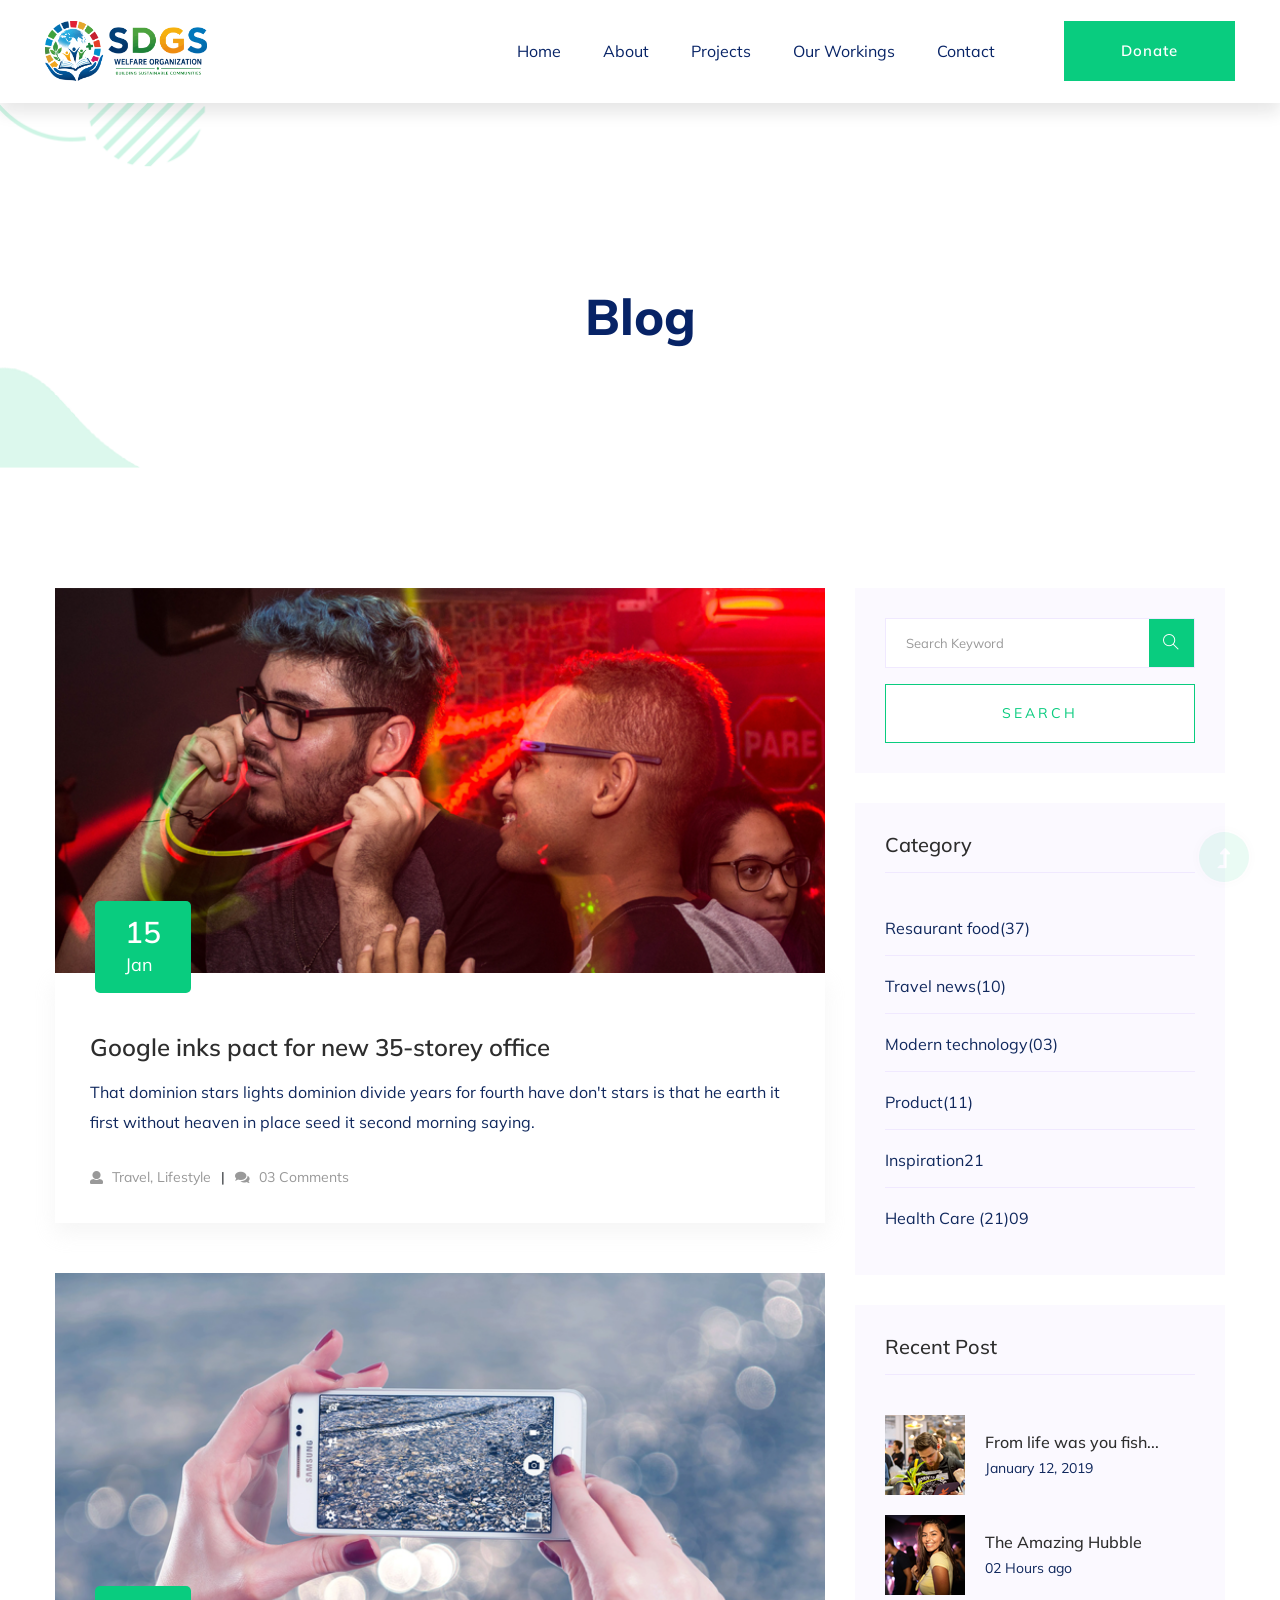
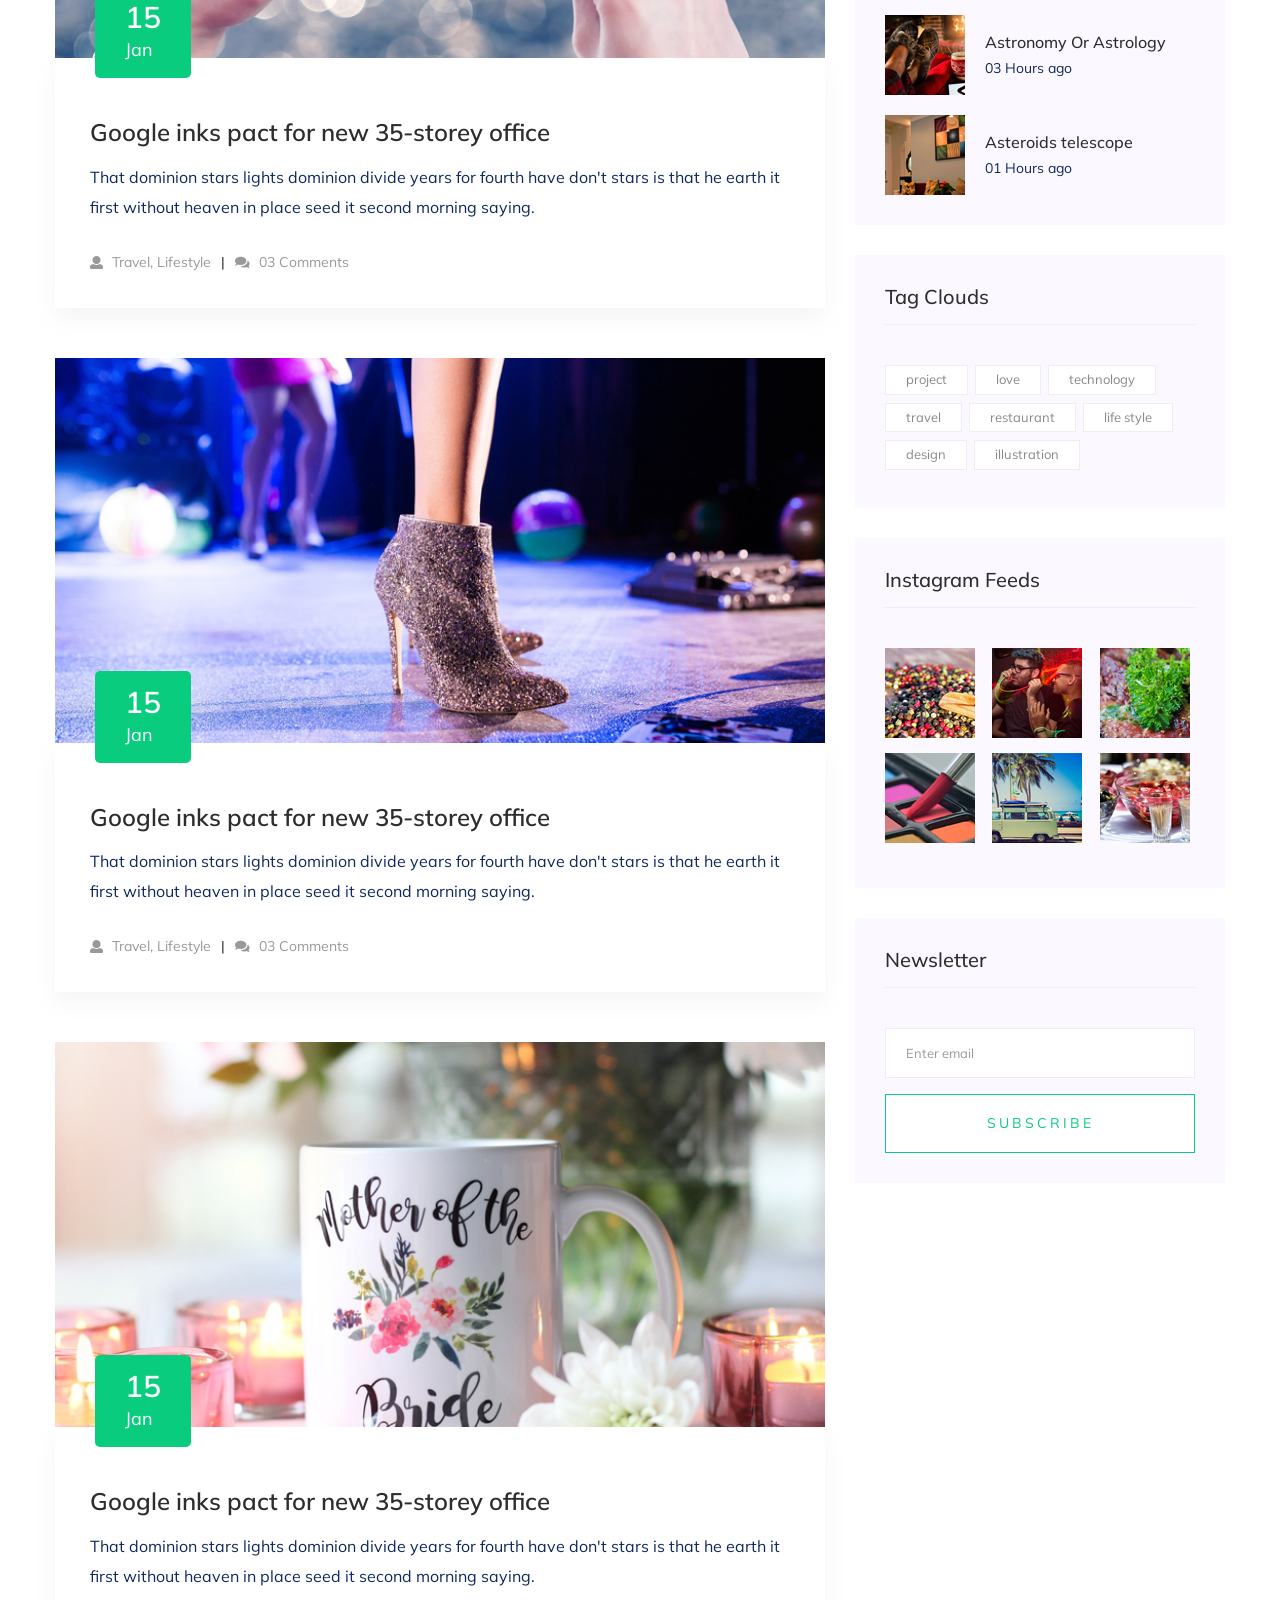
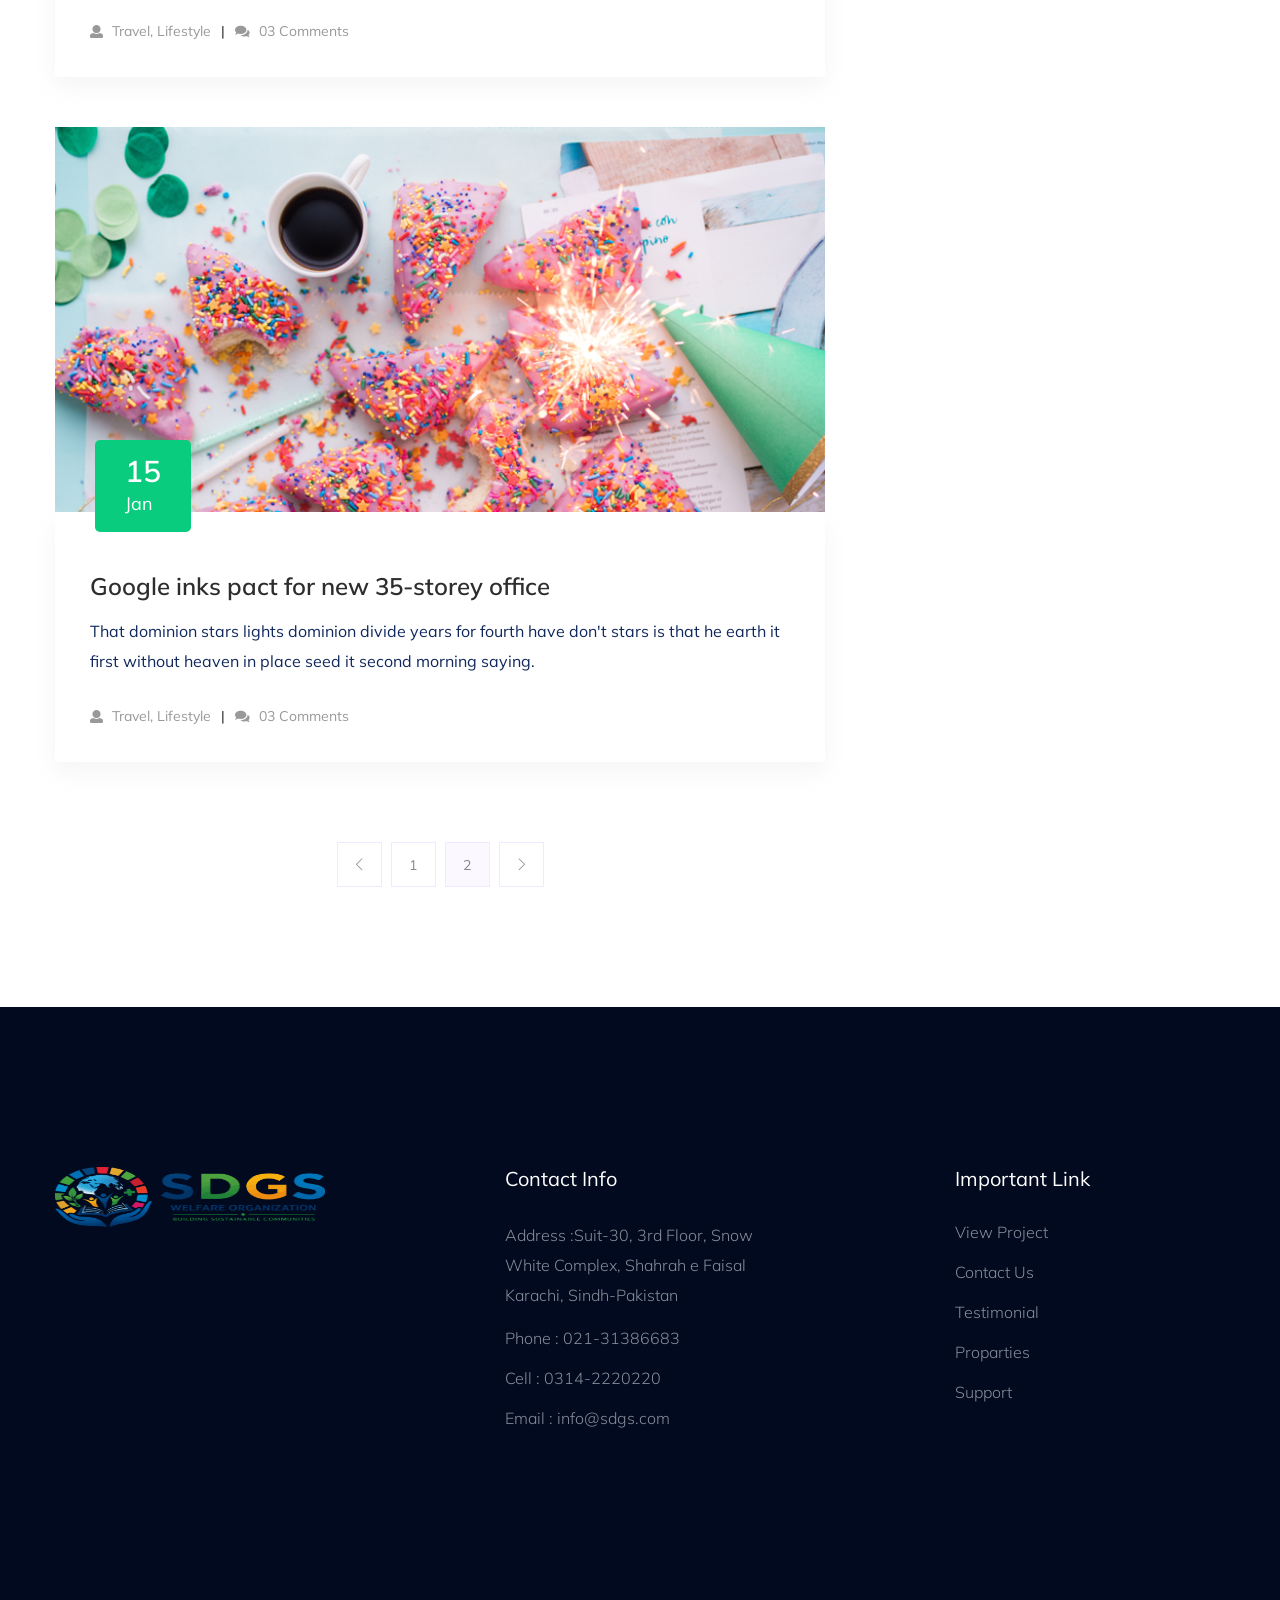
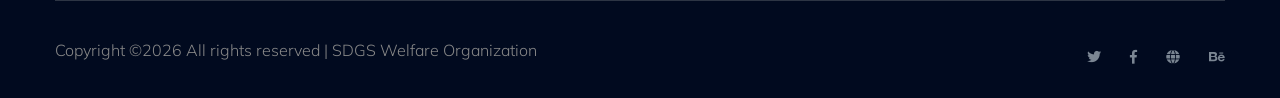
<file: blog.html>
<!doctype html>
<html class="no-js" lang="zxx">
<head>
    <meta charset="utf-8">
    <meta http-equiv="x-ua-compatible" content="ie=edge">
    <title> Charity | Teamplate</title>
    <meta name="description" content="">
    <meta name="viewport" content="width=device-width, initial-scale=1">
    <link rel="shortcut icon" type="image/x-icon" href="assets/img/favicon.ico">

    <!-- CSS here -->
    <link rel="stylesheet" href="assets/css/bootstrap.min.css">
    <link rel="stylesheet" href="assets/css/owl.carousel.min.css">
    <link rel="stylesheet" href="assets/css/slicknav.css">
    <link rel="stylesheet" href="assets/css/animate.min.css">
    <link rel="stylesheet" href="assets/css/hamburgers.min.css">
    <link rel="stylesheet" href="assets/css/magnific-popup.css">
    <link rel="stylesheet" href="assets/css/fontawesome-all.min.css">
    <link rel="stylesheet" href="assets/css/themify-icons.css">
    <link rel="stylesheet" href="assets/css/themify-icons.css">
    <link rel="stylesheet" href="assets/css/slick.css">
    <link rel="stylesheet" href="assets/css/nice-select.css">
    <link rel="stylesheet" href="assets/css/style.css">
    <link rel="stylesheet" href="assets/css/responsive.css">
</head>
<body>
    <!--? Preloader Start -->
    <div id="preloader-active">
        <div class="preloader d-flex align-items-center justify-content-center">
            <div class="preloader-inner position-relative">
                <div class="preloader-circle"></div>
                <div class="preloader-img pere-text">
                   <img src="assets/img/logo/SDGS-logo-portrait.png" alt="">
                </div>
            </div>
        </div>
    </div>
    <!-- Preloader Start -->
    <header>
        <!-- Header Start -->
        <div class="header-area">
            <div class="main-header ">
                <!-- <div class="header-top d-none d-lg-block">
                    <div class="container-fluid">
                        <div class="col-xl-12">
                            <div class="row d-flex justify-content-between align-items-center">
                                <div class="header-info-left d-flex">
                                    <ul>     
                                        <li>Phone: +99 (0) 101 0000 888</li>
                                        <li>Email: noreply@yourdomain.com</li>
                                    </ul>
                                    <div class="header-social">    
                                        <ul>
                                            <li><a href="#"><i class="fab fa-twitter"></i></a></li>
                                            <li><a  href="https://www.facebook.com/sai4ull"><i class="fab fa-facebook-f"></i></a></li>
                                            <li><a href="#"><i class="fab fa-linkedin-in"></i></a></li>
                                            <li> <a href="#"><i class="fab fa-google-plus-g"></i></a></li>
                                        </ul>
                                    </div>
                                </div>
                                <div class="header-info-right d-flex align-items-center">
                                    <div class="select-this">
                                        <form action="#">
                                            <div class="select-itms">
                                                <select name="select" id="select1">
                                                    <option value="">English</option>
                                                    <option value="">Bangla</option>
                                                    <option value="">Arabic</option>
                                                    <option value="">Hindi</option>
                                                </select>
                                            </div>
                                        </form>
                                    </div>
                                    <ul class="contact-now">     
                                        <li><a href="#">Subscribe Now</a></li>
                                    </ul>
                                </div>
                            </div>
                        </div>
                    </div>
                </div> -->
                <div class="header-bottom  header-sticky">
                    <div class="container-fluid">
                        <div class="row align-items-center">
                            <!-- Logo -->
                            <div class="col-xl-2 col-lg-2">
                                <div class="logo">
                                    <a href="index.html"><img src="assets/img/logo/SDGS-logo-landscape.png" alt=""></a>
                                </div>
                            </div>
                            <div class="col-xl-10 col-lg-10">
                                <div class="menu-wrapper  d-flex align-items-center justify-content-end">
                                    <!-- Main-menu -->
                                    <div class="main-menu d-none d-lg-block">
                                        <nav>
                                            <ul id="navigation">                                                                                          
                                                <li><a href="index.html">Home</a></li>
                                                <li><a href="about.html">About</a></li>
                                                <li><a href="projects.html">Projects</a></li>
                                                <li><a href="our-workings.html">Our Workings</a></li>
                                                <!-- <li><a href="blog.html">Blog</a>
                                                    <ul class="submenu">
                                                        <li><a href="blog.html">Blog</a></li>
                                                        <li><a href="blog_details.html">Blog Details</a></li>
                                                        <li><a href="elements.html">Element</a></li>
                                                    </ul>
                                                </li> -->
                                                <li><a href="contact.html">Contact</a></li>
                                            </ul>
                                        </nav>
                                    </div>
                                    <!-- Header-btn -->
                                    <div class="header-right-btn d-none d-lg-block ml-20">
                                        <a href="contact.html" class="btn header-btn">Donate</a>
                                    </div>
                                </div>
                            </div> 
                            <!-- Mobile Menu -->
                            <div class="col-12">
                                <div class="mobile_menu d-block d-lg-none"></div>
                            </div>
                        </div>
                    </div>
                </div>
            </div>
        </div>
        <!-- Header End -->
    </header>
    <main>
        <!--? Hero Start -->
        <div class="slider-area2">
            <div class="slider-height2 d-flex align-items-center">
                <div class="container">
                    <div class="row">
                        <div class="col-xl-12">
                            <div class="hero-cap hero-cap2 pt-70 text-center">
                                <h2>Blog</h2>
                            </div>
                        </div>
                    </div>
                </div>
            </div>
        </div>
        <!-- Hero End -->
        <!--? Blog Area Start-->
        <section class="blog_area section-padding">
            <div class="container">
                <div class="row">
                    <div class="col-lg-8 mb-5 mb-lg-0">
                        <div class="blog_left_sidebar">
                            <article class="blog_item">
                                <div class="blog_item_img">
                                    <img class="card-img rounded-0" src="assets/img/blog/single_blog_1.png" alt="">
                                    <a href="#" class="blog_item_date">
                                        <h3>15</h3>
                                        <p>Jan</p>
                                    </a>
                                </div>
                                <div class="blog_details">
                                    <a class="d-inline-block" href="blog_details.html">
                                        <h2 class="blog-head" style="color: #2d2d2d;">Google inks pact for new 35-storey office</h2>
                                    </a>
                                    <p>That dominion stars lights dominion divide years for fourth have don't stars is that
                                        he earth it first without heaven in place seed it second morning saying.</p>
                                    <ul class="blog-info-link">
                                        <li><a href="#"><i class="fa fa-user"></i> Travel, Lifestyle</a></li>
                                        <li><a href="#"><i class="fa fa-comments"></i> 03 Comments</a></li>
                                    </ul>
                                </div>
                            </article>
                            <article class="blog_item">
                                <div class="blog_item_img">
                                    <img class="card-img rounded-0" src="assets/img/blog/single_blog_2.png" alt="">
                                    <a href="#" class="blog_item_date">
                                        <h3>15</h3>
                                        <p>Jan</p>
                                    </a>
                                </div>
                                <div class="blog_details">
                                    <a class="d-inline-block" href="blog_details.html">
                                        <h2 class="blog-head" style="color: #2d2d2d;">Google inks pact for new 35-storey office</h2>
                                    </a>
                                    <p>That dominion stars lights dominion divide years for fourth have don't stars is that
                                        he earth it first without heaven in place seed it second morning saying.</p>
                                    <ul class="blog-info-link">
                                        <li><a href="#"><i class="fa fa-user"></i> Travel, Lifestyle</a></li>
                                        <li><a href="#"><i class="fa fa-comments"></i> 03 Comments</a></li>
                                    </ul>
                                </div>
                            </article>
                            <article class="blog_item">
                                <div class="blog_item_img">
                                    <img class="card-img rounded-0" src="assets/img/blog/single_blog_3.png" alt="">
                                    <a href="#" class="blog_item_date">
                                        <h3>15</h3>
                                        <p>Jan</p>
                                    </a>
                                </div>
                                <div class="blog_details">
                                    <a class="d-inline-block" href="blog_details.html">
                                        <h2 class="blog-head" style="color: #2d2d2d;">Google inks pact for new 35-storey office</h2>
                                    </a>
                                    <p>That dominion stars lights dominion divide years for fourth have don't stars is that
                                        he earth it first without heaven in place seed it second morning saying.</p>
                                    <ul class="blog-info-link">
                                        <li><a href="#"><i class="fa fa-user"></i> Travel, Lifestyle</a></li>
                                        <li><a href="#"><i class="fa fa-comments"></i> 03 Comments</a></li>
                                    </ul>
                                </div>
                            </article>
                            <article class="blog_item">
                                <div class="blog_item_img">
                                    <img class="card-img rounded-0" src="assets/img/blog/single_blog_4.png" alt="">
                                    <a href="#" class="blog_item_date">
                                        <h3>15</h3>
                                        <p>Jan</p>
                                    </a>
                                </div>
                                <div class="blog_details">
                                    <a class="d-inline-block" href="blog_details.html">
                                        <h2 class="blog-head" style="color: #2d2d2d;">Google inks pact for new 35-storey office</h2>
                                    </a>
                                    <p>That dominion stars lights dominion divide years for fourth have don't stars is that
                                        he earth it first without heaven in place seed it second morning saying.</p>
                                    <ul class="blog-info-link">
                                        <li><a href="#"><i class="fa fa-user"></i> Travel, Lifestyle</a></li>
                                        <li><a href="#"><i class="fa fa-comments"></i> 03 Comments</a></li>
                                    </ul>
                                </div>
                            </article>
                            <article class="blog_item">
                                <div class="blog_item_img">
                                    <img class="card-img rounded-0" src="assets/img/blog/single_blog_5.png" alt="">
                                    <a href="#" class="blog_item_date">
                                        <h3>15</h3>
                                        <p>Jan</p>
                                    </a>
                                </div>
                                <div class="blog_details">
                                    <a class="d-inline-block" href="blog_details.html">
                                        <h2 class="blog-head" style="color: #2d2d2d;">Google inks pact for new 35-storey office</h2>
                                    </a>
                                    <p>That dominion stars lights dominion divide years for fourth have don't stars is that
                                        he earth it first without heaven in place seed it second morning saying.</p>
                                    <ul class="blog-info-link">
                                        <li><a href="#"><i class="fa fa-user"></i> Travel, Lifestyle</a></li>
                                        <li><a href="#"><i class="fa fa-comments"></i> 03 Comments</a></li>
                                    </ul>
                                </div>
                            </article>
                            <nav class="blog-pagination justify-content-center d-flex">
                                <ul class="pagination">
                                    <li class="page-item">
                                        <a href="#" class="page-link" aria-label="Previous">
                                            <i class="ti-angle-left"></i>
                                        </a>
                                    </li>
                                    <li class="page-item">
                                        <a href="#" class="page-link">1</a>
                                    </li>
                                    <li class="page-item active">
                                        <a href="#" class="page-link">2</a>
                                    </li>
                                    <li class="page-item">
                                        <a href="#" class="page-link" aria-label="Next">
                                            <i class="ti-angle-right"></i>
                                        </a>
                                    </li>
                                </ul>
                            </nav>
                        </div>
                    </div>
                    <div class="col-lg-4">
                        <div class="blog_right_sidebar">
                            <aside class="single_sidebar_widget search_widget">
                                <form action="#">
                                    <div class="form-group">
                                        <div class="input-group mb-3">
                                            <input type="text" class="form-control" placeholder='Search Keyword'
                                                onfocus="this.placeholder = ''"
                                                onblur="this.placeholder = 'Search Keyword'">
                                            <div class="input-group-append">
                                                <button class="btns" type="button"><i class="ti-search"></i></button>
                                            </div>
                                        </div>
                                    </div>
                                    <button class="button rounded-0 primary-bg text-white w-100 btn_1 boxed-btn"
                                        type="submit">Search</button>
                                </form>
                            </aside>
                            <aside class="single_sidebar_widget post_category_widget">
                                <h4 class="widget_title" style="color: #2d2d2d;">Category</h4>
                                <ul class="list cat-list">
                                    <li>
                                        <a href="#" class="d-flex">
                                            <p>Resaurant food</p>
                                            <p>(37)</p>
                                        </a>
                                    </li>
                                    <li>
                                        <a href="#" class="d-flex">
                                            <p>Travel news</p>
                                            <p>(10)</p>
                                        </a>
                                    </li>
                                    <li>
                                        <a href="#" class="d-flex">
                                            <p>Modern technology</p>
                                            <p>(03)</p>
                                        </a>
                                    </li>
                                    <li>
                                        <a href="#" class="d-flex">
                                            <p>Product</p>
                                            <p>(11)</p>
                                        </a>
                                    </li>
                                    <li>
                                        <a href="#" class="d-flex">
                                            <p>Inspiration</p>
                                            <p>21</p>
                                        </a>
                                    </li>
                                    <li>
                                        <a href="#" class="d-flex">
                                            <p>Health Care (21)</p>
                                            <p>09</p>
                                        </a>
                                    </li>
                                </ul>
                            </aside>
                            <aside class="single_sidebar_widget popular_post_widget">
                                <h3 class="widget_title" style="color: #2d2d2d;">Recent Post</h3>
                                <div class="media post_item">
                                    <img src="assets/img/post/post_1.png" alt="post">
                                    <div class="media-body">
                                        <a href="blog_details.html">
                                            <h3 style="color: #2d2d2d;">From life was you fish...</h3>
                                        </a>
                                        <p>January 12, 2019</p>
                                    </div>
                                </div>
                                <div class="media post_item">
                                    <img src="assets/img/post/post_2.png" alt="post">
                                    <div class="media-body">
                                        <a href="blog_details.html">
                                            <h3 style="color: #2d2d2d;">The Amazing Hubble</h3>
                                        </a>
                                        <p>02 Hours ago</p>
                                    </div>
                                </div>
                                <div class="media post_item">
                                    <img src="assets/img/post/post_3.png" alt="post">
                                    <div class="media-body">
                                        <a href="blog_details.html">
                                            <h3 style="color: #2d2d2d;">Astronomy Or Astrology</h3>
                                        </a>
                                        <p>03 Hours ago</p>
                                    </div>
                                </div>
                                <div class="media post_item">
                                    <img src="assets/img/post/post_4.png" alt="post">
                                    <div class="media-body">
                                        <a href="blog_details.html">
                                            <h3 style="color: #2d2d2d;">Asteroids telescope</h3>
                                        </a>
                                        <p>01 Hours ago</p>
                                    </div>
                                </div>
                            </aside>
                            <aside class="single_sidebar_widget tag_cloud_widget">
                                <h4 class="widget_title" style="color: #2d2d2d;">Tag Clouds</h4>
                                <ul class="list">
                                    <li>
                                        <a href="#">project</a>
                                    </li>
                                    <li>
                                        <a href="#">love</a>
                                    </li>
                                    <li>
                                        <a href="#">technology</a>
                                    </li>
                                    <li>
                                        <a href="#">travel</a>
                                    </li>
                                    <li>
                                        <a href="#">restaurant</a>
                                    </li>
                                    <li>
                                        <a href="#">life style</a>
                                    </li>
                                    <li>
                                        <a href="#">design</a>
                                    </li>
                                    <li>
                                        <a href="#">illustration</a>
                                    </li>
                                </ul>
                            </aside>

                            <aside class="single_sidebar_widget instagram_feeds">
                                <h4 class="widget_title" style="color: #2d2d2d;">Instagram Feeds</h4>
                                <ul class="instagram_row flex-wrap">
                                    <li>
                                        <a href="#">
                                            <img class="img-fluid" src="assets/img/post/post_5.png" alt="">
                                        </a>
                                    </li>
                                    <li>
                                        <a href="#">
                                            <img class="img-fluid" src="assets/img/post/post_6.png" alt="">
                                        </a>
                                    </li>
                                    <li>
                                        <a href="#">
                                            <img class="img-fluid" src="assets/img/post/post_7.png" alt="">
                                        </a>
                                    </li>
                                    <li>
                                        <a href="#">
                                            <img class="img-fluid" src="assets/img/post/post_8.png" alt="">
                                        </a>
                                    </li>
                                    <li>
                                        <a href="#">
                                            <img class="img-fluid" src="assets/img/post/post_9.png" alt="">
                                        </a>
                                    </li>
                                    <li>
                                        <a href="#">
                                            <img class="img-fluid" src="assets/img/post/post_10.png" alt="">
                                        </a>
                                    </li>
                                </ul>
                            </aside>
                            <aside class="single_sidebar_widget newsletter_widget">
                                <h4 class="widget_title" style="color: #2d2d2d;">Newsletter</h4>
                                <form action="#">
                                    <div class="form-group">
                                        <input type="email" class="form-control" onfocus="this.placeholder = ''"
                                            onblur="this.placeholder = 'Enter email'" placeholder='Enter email' required>
                                    </div>
                                    <button class="button rounded-0 primary-bg text-white w-100 btn_1 boxed-btn"
                                        type="submit">Subscribe</button>
                                </form>
                            </aside>
                        </div>
                    </div>
                </div>
            </div>
        </section>
        <!-- Blog Area End -->
    </main>
    <footer>
        <div class="footer-wrapper section-bg2" data-background="assets/img/gallery/footer_bg.png">
            <!-- Footer Top-->
            <div class="footer-area footer-padding">
                <div class="container">
                    <div class="row d-flex justify-content-between">
                        <div class="col-xl-3 col-lg-3 col-md-4 col-sm-6">
                        <div class="single-footer-caption mb-50">
                            <div class="single-footer-caption mb-30">
                                <div class="footer-tittle">
                                    <div class="footer-logo mb-20">
                                        <a href="index.html"><img src="assets/img/logo/SDGS-logo-landscape.png" alt=""></a>
                                    </div>
                                </div>
                            </div>
                        </div>
                        </div>
                        <div class="col-xl-3 col-lg-3 col-md-4 col-sm-5">
                            <div class="single-footer-caption mb-50">
                                <div class="footer-tittle">
                                    <h4>Contact Info</h4>
                                    <ul>
                                        <li>
                                            <p>Address :Suit-30, 3rd Floor, Snow White Complex, Shahrah e Faisal Karachi, Sindh-Pakistan</p>
                                        </li>
                                        <li><a href="#">Phone : 021-31386683</a></li>
                                        <li><a href="#">Cell : 0314-2220220</a></li>
                                        <li><a href="#">Email : info@sdgs.com</a></li>
                                    </ul>
                                </div>

                            </div>
                        </div>
                        <div class="col-xl-3 col-lg-3 col-md-4 col-sm-5">
                            <div class="single-footer-caption mb-50">
                                <div class="footer-tittle">
                                    <h4>Important Link</h4>
                                    <ul>
                                        <li><a href="#"> View Project</a></li>
                                        <li><a href="#">Contact Us</a></li>
                                        <li><a href="#">Testimonial</a></li>
                                        <li><a href="#">Proparties</a></li>
                                        <li><a href="#">Support</a></li>
                                    </ul>
                                </div>
                            </div>
                        </div>
                        <!-- <div class="col-xl-3 col-lg-3 col-md-4 col-sm-5">
                            <div class="single-footer-caption mb-50">
                                <div class="footer-tittle">
                                    <h4>Newsletter</h4>
                                    <div class="footer-pera footer-pera2">
                                    <p>Heaven fruitful doesn't over lesser in days. Appear creeping.</p>
                                </div>
                               
                                <div class="footer-form" >
                                    <div id="mc_embed_signup">
                                        <form target="_blank" action="https://spondonit.us12.list-manage.com/subscribe/post?u=1462626880ade1ac87bd9c93a&amp;id=92a4423d01"
                                        method="get" class="subscribe_form relative mail_part">
                                            <input type="email" name="email" id="newsletter-form-email" placeholder="Email Address"
                                            class="placeholder hide-on-focus" onfocus="this.placeholder = ''"
                                            onblur="this.placeholder = ' Email Address '">
                                            <div class="form-icon">
                                                <button type="submit" name="submit" id="newsletter-submit"
                                                class="email_icon newsletter-submit button-contactForm"><img src="assets/img/gallery/form.png" alt=""></button>
                                            </div>
                                            <div class="mt-10 info"></div>
                                        </form>
                                    </div>
                                </div>
                                </div>
                            </div>
                        </div> -->
                    </div>
                </div>
            </div>
            <!-- footer-bottom -->
            <div class="footer-bottom-area">
                <div class="container">
                    <div class="footer-border">
                        <div class="row d-flex justify-content-between align-items-center">
                            <div class="col-xl-10 col-lg-9 ">
                                <div class="footer-copy-right">
                                    <p><!-- Link back to Colorlib can't be removed. Template is licensed under CC BY 3.0. -->
  Copyright &copy;<script>document.write(new Date().getFullYear());</script> All rights reserved | SDGS Welfare Organization
  <!-- Link back to Colorlib can't be removed. Template is licensed under CC BY 3.0. --></p>
                                </div>
                            </div>
                            <div class="col-xl-2 col-lg-3">
                                <div class="footer-social f-right">
                                    <a href="#"><i class="fab fa-twitter"></i></a>
                                    <a  href="https://www.facebook.com/sai4ull"><i class="fab fa-facebook-f"></i></a>
                                    <a href="#"><i class="fas fa-globe"></i></a>
                                    <a href="#"><i class="fab fa-behance"></i></a>
                                </div>
                            </div>
                        </div>
                    </div>
                </div>
            </div>
        </div>
    </footer>
    <!-- Scroll Up -->
    <div id="back-top" >
        <a title="Go to Top" href="#"> <i class="fas fa-level-up-alt"></i></a>
    </div>
      <!-- JS here -->

      <script src="./assets/js/vendor/modernizr-3.5.0.min.js"></script>
      <!-- Jquery, Popper, Bootstrap -->
      <script src="./assets/js/vendor/jquery-1.12.4.min.js"></script>
      <script src="./assets/js/popper.min.js"></script>
      <script src="./assets/js/bootstrap.min.js"></script>
      <!-- Jquery Mobile Menu -->
      <script src="./assets/js/jquery.slicknav.min.js"></script>

      <!-- Jquery Slick , Owl-Carousel Plugins -->
      <script src="./assets/js/owl.carousel.min.js"></script>
      <script src="./assets/js/slick.min.js"></script>
      <!-- One Page, Animated-HeadLin -->
      <script src="./assets/js/wow.min.js"></script>
      <script src="./assets/js/animated.headline.js"></script>
      <script src="./assets/js/jquery.magnific-popup.js"></script>

      <!-- Date Picker -->
      <script src="./assets/js/gijgo.min.js"></script>
      <!-- Nice-select, sticky -->
      <script src="./assets/js/jquery.nice-select.min.js"></script>
      <script src="./assets/js/jquery.sticky.js"></script>
      
      <!-- counter , waypoint,Hover Direction -->
      <script src="./assets/js/jquery.counterup.min.js"></script>
      <script src="./assets/js/waypoints.min.js"></script>
      <script src="./assets/js/jquery.countdown.min.js"></script>
      <script src="./assets/js/hover-direction-snake.min.js"></script>

      <!-- contact js -->
      <script src="./assets/js/contact.js"></script>
      <script src="./assets/js/jquery.form.js"></script>
      <script src="./assets/js/jquery.validate.min.js"></script>
      <script src="./assets/js/mail-script.js"></script>
      <script src="./assets/js/jquery.ajaxchimp.min.js"></script>
      
      <!-- Jquery Plugins, main Jquery -->	
      <script src="./assets/js/plugins.js"></script>
      <script src="./assets/js/main.js"></script>
     
    </body>
</html>
</file>
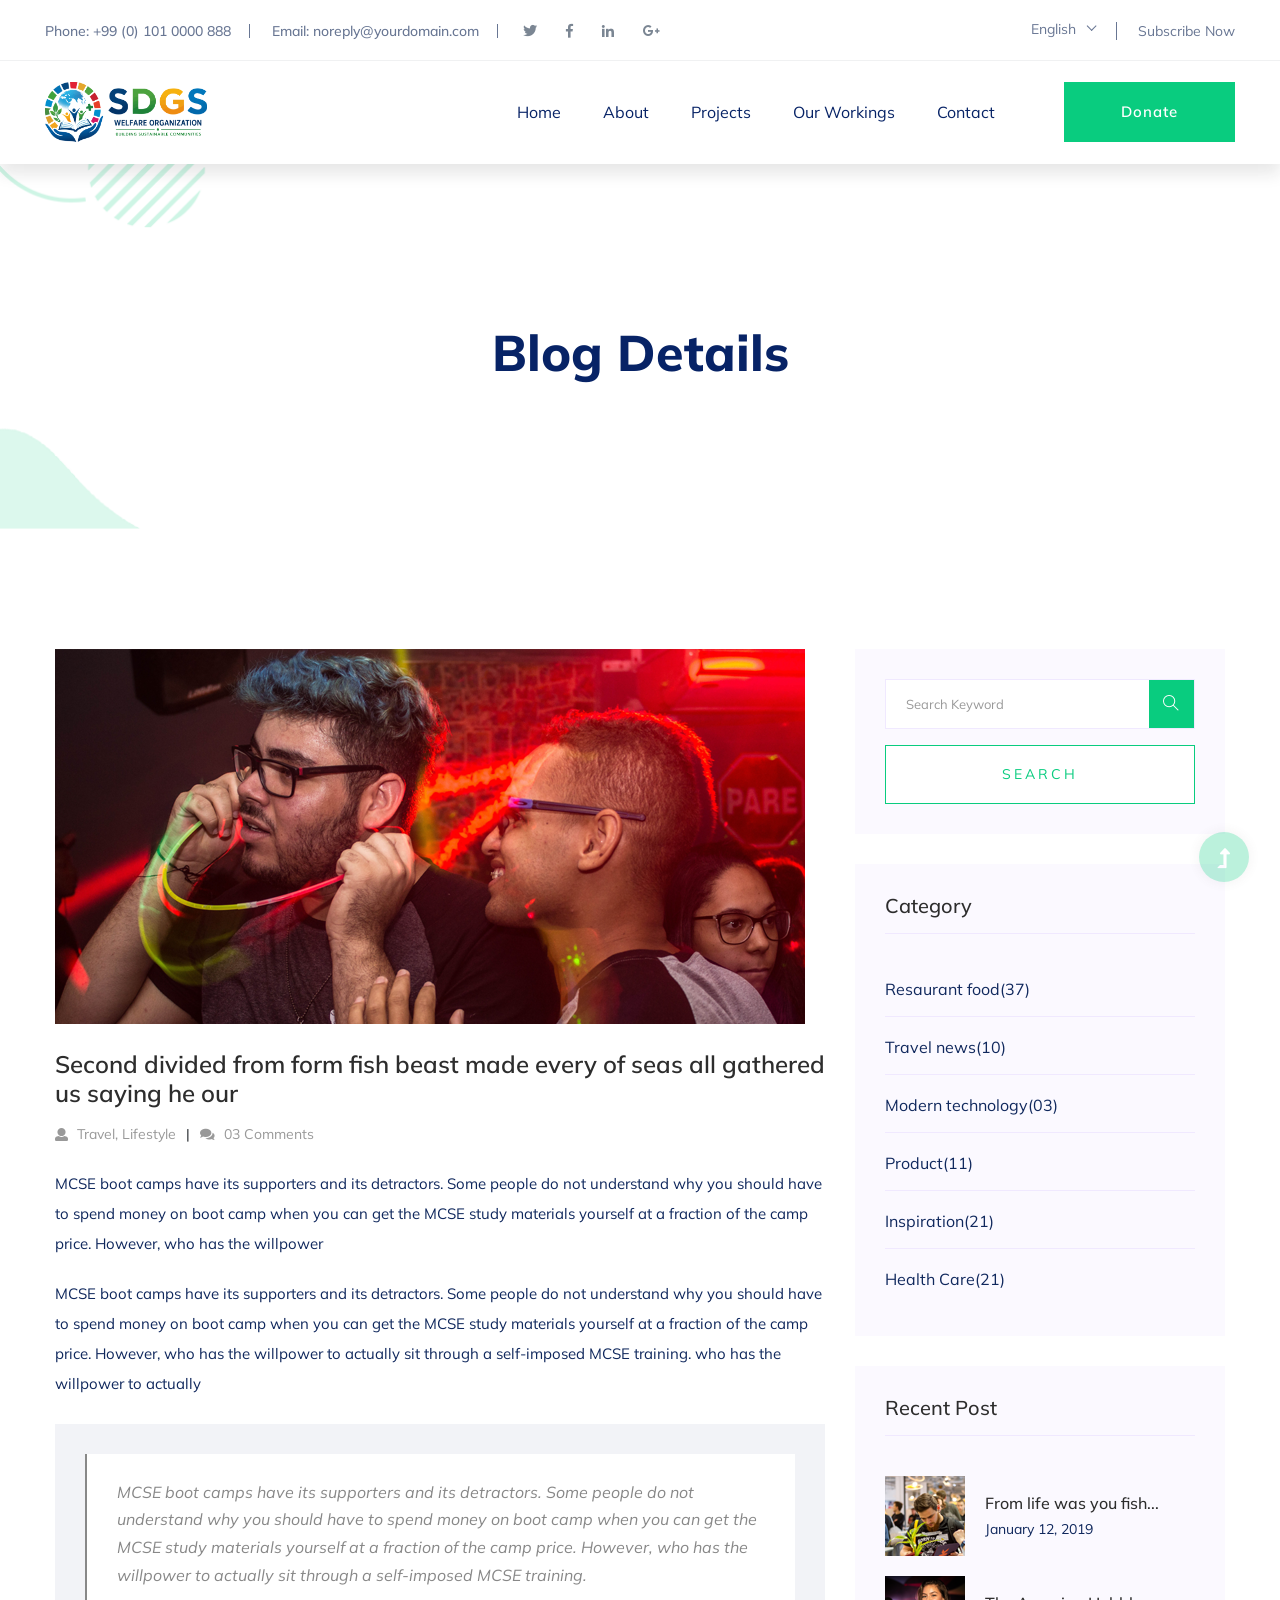
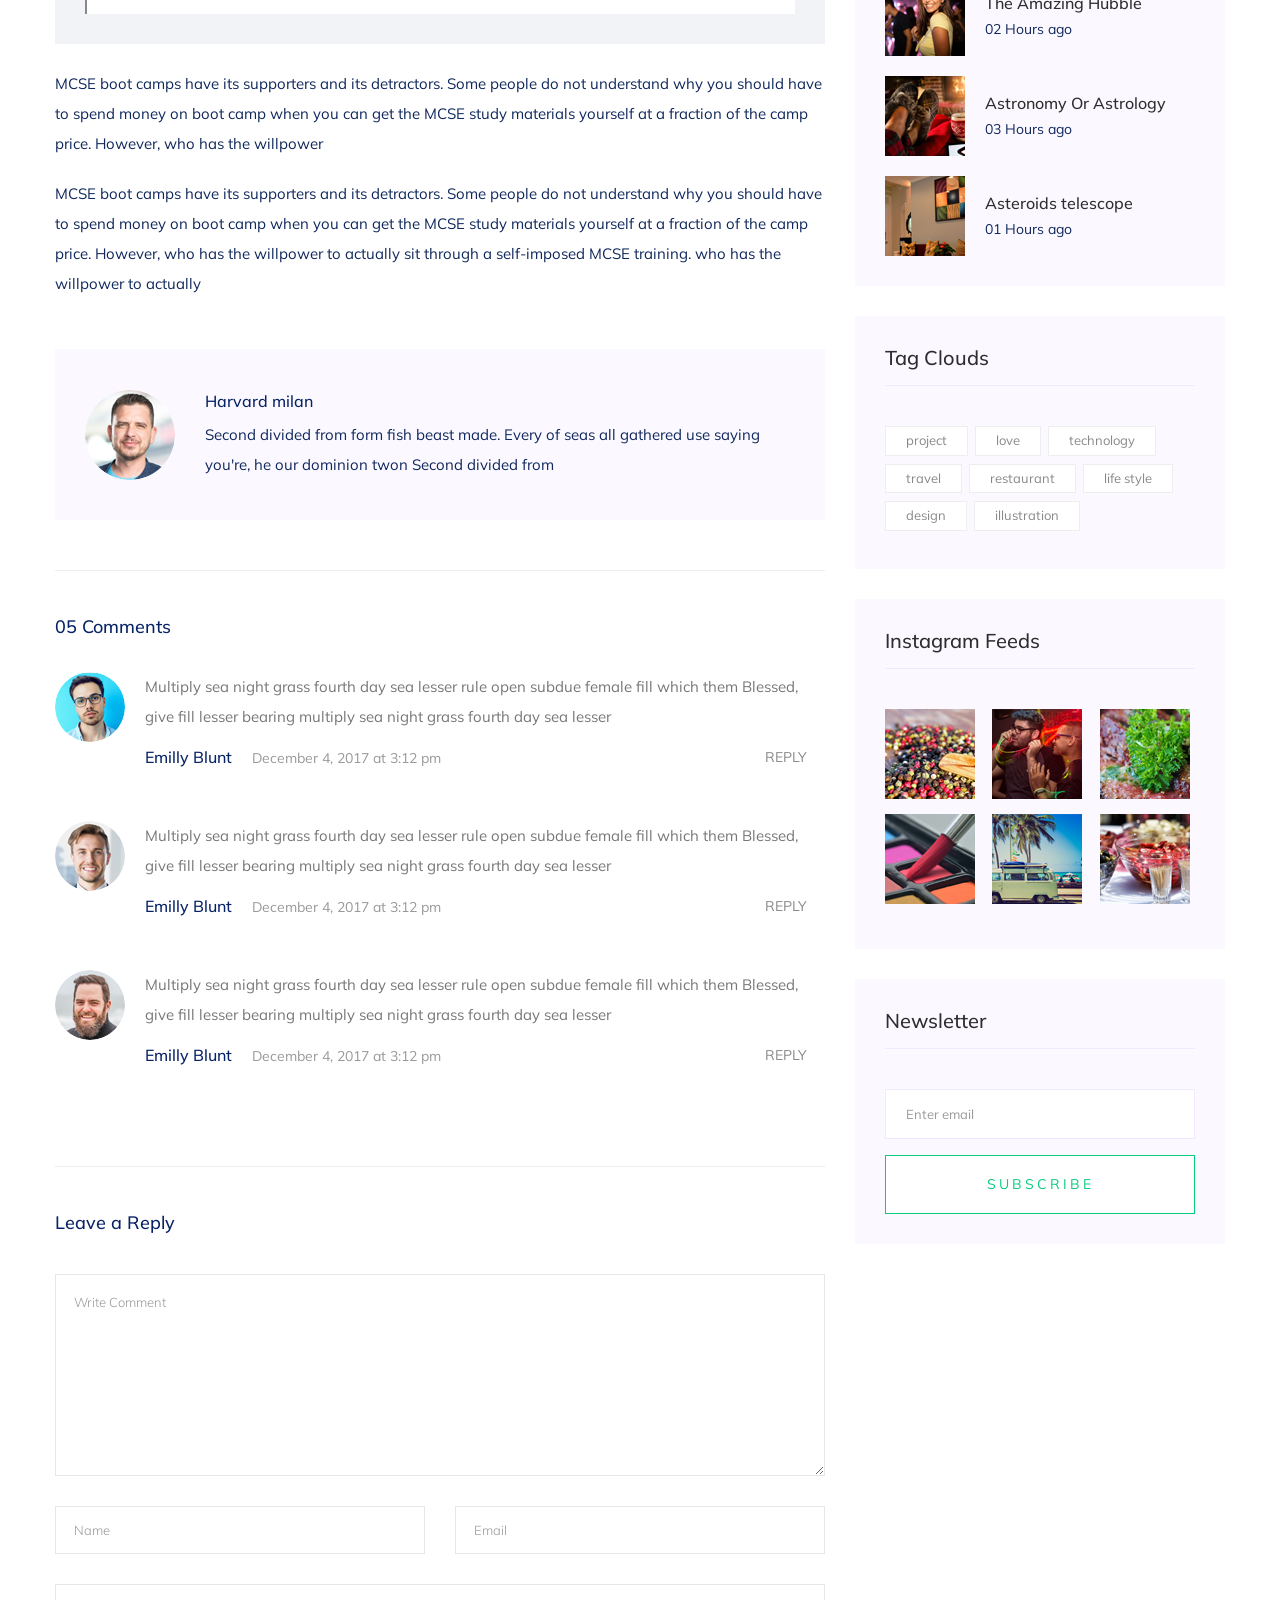
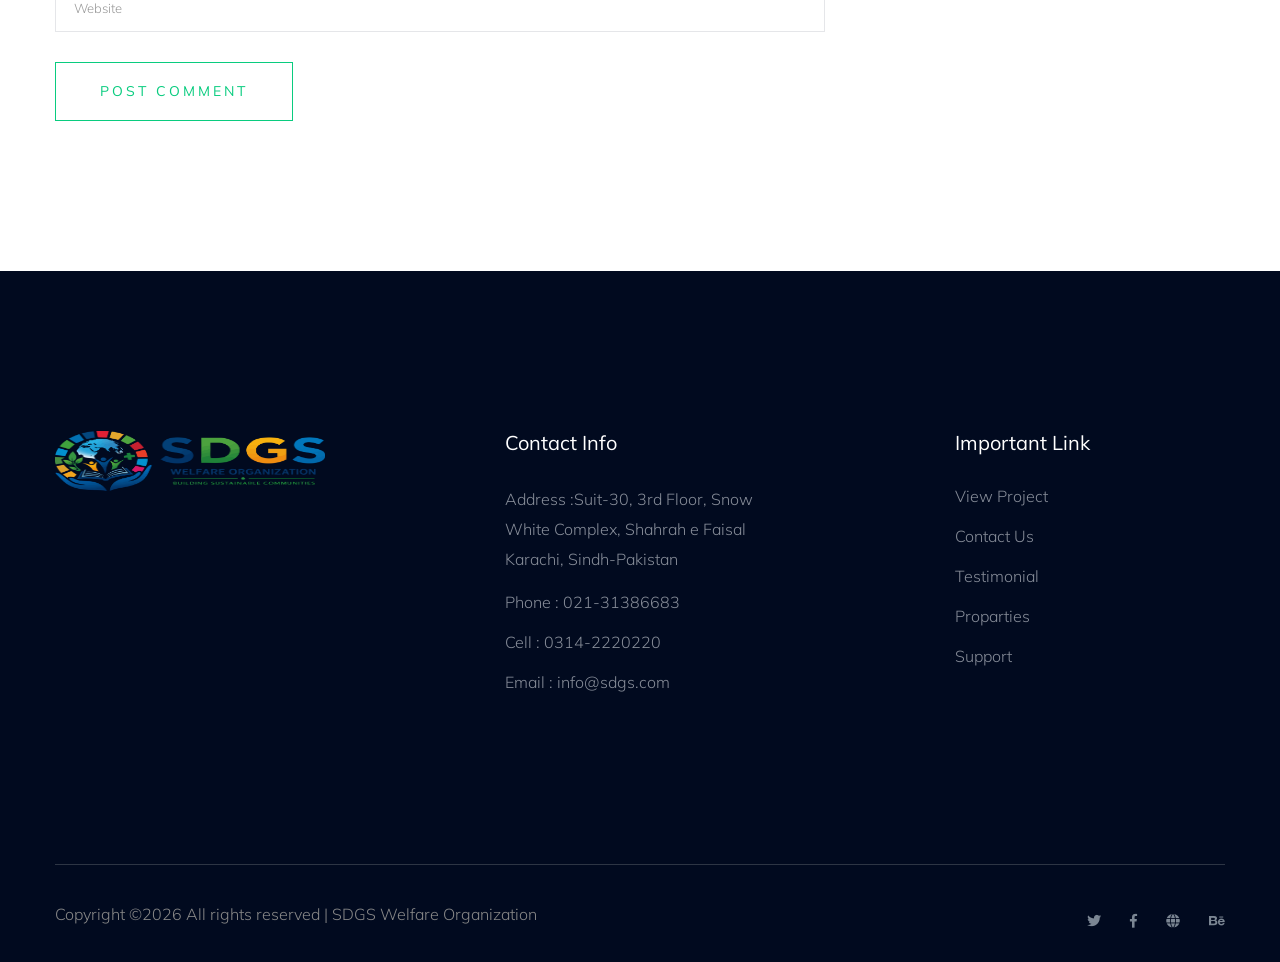
<file: blog_details.html>
<!doctype html>
<html class="no-js" lang="zxx">
<head>
   <meta charset="utf-8">
   <meta http-equiv="x-ua-compatible" content="ie=edge">
   <title> SDGS </title>
   <meta name="description" content="">
   <meta name="viewport" content="width=device-width, initial-scale=1">
   <link rel="shortcut icon" type="image/x-icon" href="assets/img/favicon.ico">

  <!-- CSS here -->
   <link rel="stylesheet" href="assets/css/bootstrap.min.css">
   <link rel="stylesheet" href="assets/css/owl.carousel.min.css">
   <link rel="stylesheet" href="assets/css/slicknav.css">
   <link rel="stylesheet" href="assets/css/animate.min.css">
   <link rel="stylesheet" href="assets/css/hamburgers.min.css">
   <link rel="stylesheet" href="assets/css/magnific-popup.css">
   <link rel="stylesheet" href="assets/css/fontawesome-all.min.css">
   <link rel="stylesheet" href="assets/css/themify-icons.css">
   <link rel="stylesheet" href="assets/css/slick.css">
   <link rel="stylesheet" href="assets/css/nice-select.css">
   <link rel="stylesheet" href="assets/css/style.css">
</head>

<body>
   <!--? Preloader Start -->
   <div id="preloader-active">
      <div class="preloader d-flex align-items-center justify-content-center">
          <div class="preloader-inner position-relative">
              <div class="preloader-circle"></div>
              <div class="preloader-img pere-text">
                 <img src="assets/img/logo/SDGS-logo-portrait.png" alt="">
              </div>
          </div>
      </div>
   </div>
   <!-- Preloader Start -->
   <header>
      <!-- Header Start -->
      <div class="header-area">
          <div class="main-header ">
              <div class="header-top d-none d-lg-block">
                  <div class="container-fluid">
                      <div class="col-xl-12">
                          <div class="row d-flex justify-content-between align-items-center">
                              <div class="header-info-left d-flex">
                                  <ul>     
                                      <li>Phone: +99 (0) 101 0000 888</li>
                                      <li>Email: noreply@yourdomain.com</li>
                                  </ul>
                                  <div class="header-social">    
                                      <ul>
                                          <li><a href="#"><i class="fab fa-twitter"></i></a></li>
                                          <li><a  href="https://www.facebook.com/sai4ull"><i class="fab fa-facebook-f"></i></a></li>
                                          <li><a href="#"><i class="fab fa-linkedin-in"></i></a></li>
                                          <li> <a href="#"><i class="fab fa-google-plus-g"></i></a></li>
                                      </ul>
                                  </div>
                              </div>
                              <div class="header-info-right d-flex align-items-center">
                                  <div class="select-this">
                                      <form action="#">
                                          <div class="select-itms">
                                              <select name="select" id="select1">
                                                  <option value="">English</option>
                                                  <option value="">Bangla</option>
                                                  <option value="">Arabic</option>
                                                  <option value="">Hindi</option>
                                              </select>
                                          </div>
                                      </form>
                                  </div>
                                  <ul class="contact-now">     
                                      <li><a href="#">Subscribe Now</a></li>
                                  </ul>
                              </div>
                          </div>
                      </div>
                  </div>
              </div>
              <div class="header-bottom  header-sticky">
                  <div class="container-fluid">
                      <div class="row align-items-center">
                          <!-- Logo -->
                          <div class="col-xl-2 col-lg-2">
                              <div class="logo">
                                  <a href="index.html"><img src="assets/img/logo/SDGS-logo-landscape.png" alt=""></a>
                              </div>
                          </div>
                          <div class="col-xl-10 col-lg-10">
                              <div class="menu-wrapper  d-flex align-items-center justify-content-end">
                                  <!-- Main-menu -->
                                  <div class="main-menu d-none d-lg-block">
                                      <nav>
                                          <ul id="navigation">                                                                                          
                                              <li><a href="index.html">Home</a></li>
                                              <li><a href="about.html">About</a></li>
                                              <li><a href="projects.html">Projects</a></li>
                                              <li><a href="our-workings.html">Our Workings</a></li>
                                              <!-- <li><a href="blog.html">Blog</a>
                                                  <ul class="submenu">
                                                      <li><a href="blog.html">Blog</a></li>
                                                      <li><a href="blog_details.html">Blog Details</a></li>
                                                      <li><a href="elements.html">Element</a></li>
                                                  </ul>
                                              </li> -->
                                              <li><a href="contact.html">Contact</a></li>
                                          </ul>
                                      </nav>
                                  </div>
                                  <!-- Header-btn -->
                                  <div class="header-right-btn d-none d-lg-block ml-20">
                                      <a href="contact.html" class="btn header-btn">Donate</a>
                                  </div>
                              </div>
                          </div> 
                          <!-- Mobile Menu -->
                          <div class="col-12">
                              <div class="mobile_menu d-block d-lg-none"></div>
                          </div>
                      </div>
                  </div>
              </div>
          </div>
      </div>
      <!-- Header End -->
  </header>
   <main>
      <!--? Hero Start -->
      <div class="slider-area2">
         <div class="slider-height2 d-flex align-items-center">
               <div class="container">
                  <div class="row">
                     <div class="col-xl-12">
                           <div class="hero-cap hero-cap2 pt-20 text-center">
                              <h2>Blog Details</h2>
                           </div>
                     </div>
                  </div>
               </div>
         </div>
      </div>
      <!-- Hero End -->
      <!--? Blog Area Start -->
      <section class="blog_area single-post-area section-padding">
         <div class="container">
            <div class="row">
               <div class="col-lg-8 posts-list">
                  <div class="single-post">
                     <div class="feature-img">
                        <img class="img-fluid" src="assets/img/blog/single_blog_1.png" alt="">
                     </div>
                     <div class="blog_details">
                        <h2 style="color: #2d2d2d;">Second divided from form fish beast made every of seas
                           all gathered us saying he our
                        </h2>
                        <ul class="blog-info-link mt-3 mb-4">
                           <li><a href="#"><i class="fa fa-user"></i> Travel, Lifestyle</a></li>
                           <li><a href="#"><i class="fa fa-comments"></i> 03 Comments</a></li>
                        </ul>
                        <p class="excert">
                           MCSE boot camps have its supporters and its detractors. Some people do not understand why you
                           should have to spend money on boot camp when you can get the MCSE study materials yourself at a
                           fraction of the camp price. However, who has the willpower
                        </p>
                        <p>
                           MCSE boot camps have its supporters and its detractors. Some people do not understand why you
                           should have to spend money on boot camp when you can get the MCSE study materials yourself at a
                           fraction of the camp price. However, who has the willpower to actually sit through a
                           self-imposed MCSE training. who has the willpower to actually
                        </p>
                        <div class="quote-wrapper">
                           <div class="quotes">
                              MCSE boot camps have its supporters and its detractors. Some people do not understand why you
                              should have to spend money on boot camp when you can get the MCSE study materials yourself at
                              a fraction of the camp price. However, who has the willpower to actually sit through a
                              self-imposed MCSE training.
                           </div>
                        </div>
                        <p>
                           MCSE boot camps have its supporters and its detractors. Some people do not understand why you
                           should have to spend money on boot camp when you can get the MCSE study materials yourself at a
                           fraction of the camp price. However, who has the willpower
                        </p>
                        <p>
                           MCSE boot camps have its supporters and its detractors. Some people do not understand why you
                           should have to spend money on boot camp when you can get the MCSE study materials yourself at a
                           fraction of the camp price. However, who has the willpower to actually sit through a
                           self-imposed MCSE training. who has the willpower to actually
                        </p>
                     </div>
                  </div>
                  
                  <div class="blog-author">
                     <div class="media align-items-center">
                        <img src="assets/img/blog/author.png" alt="">
                        <div class="media-body">
                           <a href="#">
                              <h4>Harvard milan</h4>
                           </a>
                           <p>Second divided from form fish beast made. Every of seas all gathered use saying you're, he
                              our dominion twon Second divided from</p>
                        </div>
                     </div>
                  </div>
                  <div class="comments-area">
                     <h4>05 Comments</h4>
                     <div class="comment-list">
                        <div class="single-comment justify-content-between d-flex">
                           <div class="user justify-content-between d-flex">
                              <div class="thumb">
                                 <img src="assets/img/blog/comment_1.png" alt="">
                              </div>
                              <div class="desc">
                                 <p class="comment">
                                    Multiply sea night grass fourth day sea lesser rule open subdue female fill which them
                                    Blessed, give fill lesser bearing multiply sea night grass fourth day sea lesser
                                 </p>
                                 <div class="d-flex justify-content-between">
                                    <div class="d-flex align-items-center">
                                       <h5>
                                          <a href="#">Emilly Blunt</a>
                                       </h5>
                                       <p class="date">December 4, 2017 at 3:12 pm </p>
                                    </div>
                                    <div class="reply-btn">
                                       <a href="#" class="btn-reply text-uppercase">reply</a>
                                    </div>
                                 </div>
                              </div>
                           </div>
                        </div>
                     </div>
                     <div class="comment-list">
                        <div class="single-comment justify-content-between d-flex">
                           <div class="user justify-content-between d-flex">
                              <div class="thumb">
                                 <img src="assets/img/blog/comment_2.png" alt="">
                              </div>
                              <div class="desc">
                                 <p class="comment">
                                    Multiply sea night grass fourth day sea lesser rule open subdue female fill which them
                                    Blessed, give fill lesser bearing multiply sea night grass fourth day sea lesser
                                 </p>
                                 <div class="d-flex justify-content-between">
                                    <div class="d-flex align-items-center">
                                       <h5>
                                          <a href="#">Emilly Blunt</a>
                                       </h5>
                                       <p class="date">December 4, 2017 at 3:12 pm </p>
                                    </div>
                                    <div class="reply-btn">
                                       <a href="#" class="btn-reply text-uppercase">reply</a>
                                    </div>
                                 </div>
                              </div>
                           </div>
                        </div>
                     </div>
                     <div class="comment-list">
                        <div class="single-comment justify-content-between d-flex">
                           <div class="user justify-content-between d-flex">
                              <div class="thumb">
                                 <img src="assets/img/blog/comment_3.png" alt="">
                              </div>
                              <div class="desc">
                                 <p class="comment">
                                    Multiply sea night grass fourth day sea lesser rule open subdue female fill which them
                                    Blessed, give fill lesser bearing multiply sea night grass fourth day sea lesser
                                 </p>
                                 <div class="d-flex justify-content-between">
                                    <div class="d-flex align-items-center">
                                       <h5>
                                          <a href="#">Emilly Blunt</a>
                                       </h5>
                                       <p class="date">December 4, 2017 at 3:12 pm </p>
                                    </div>
                                    <div class="reply-btn">
                                       <a href="#" class="btn-reply text-uppercase">reply</a>
                                    </div>
                                 </div>
                              </div>
                           </div>
                        </div>
                     </div>
                  </div>
                  <div class="comment-form">
                     <h4>Leave a Reply</h4>
                     <form class="form-contact comment_form" action="#" id="commentForm">
                        <div class="row">
                           <div class="col-12">
                              <div class="form-group">
                                 <textarea class="form-control w-100" name="comment" id="comment" cols="30" rows="9"
                                    placeholder="Write Comment"></textarea>
                              </div>
                           </div>
                           <div class="col-sm-6">
                              <div class="form-group">
                                 <input class="form-control" name="name" id="name" type="text" placeholder="Name">
                              </div>
                           </div>
                           <div class="col-sm-6">
                              <div class="form-group">
                                 <input class="form-control" name="email" id="email" type="email" placeholder="Email">
                              </div>
                           </div>
                           <div class="col-12">
                              <div class="form-group">
                                 <input class="form-control" name="website" id="website" type="text" placeholder="Website">
                              </div>
                           </div>
                        </div>
                        <div class="form-group">
                           <button type="submit" class="button button-contactForm btn_1 boxed-btn">Post Comment</button>
                        </div>
                     </form>
                  </div>
               </div>
               <div class="col-lg-4">
                  <div class="blog_right_sidebar">
                     <aside class="single_sidebar_widget search_widget">
                        <form action="#">
                           <div class="form-group">
                              <div class="input-group mb-3">
                                 <input type="text" class="form-control" placeholder='Search Keyword'
                                    onfocus="this.placeholder = ''" onblur="this.placeholder = 'Search Keyword'">
                                 <div class="input-group-append">
                                    <button class="btns" type="button"><i class="ti-search"></i></button>
                                 </div>
                              </div>
                           </div>
                           <button class="button rounded-0 primary-bg text-white w-100 btn_1 boxed-btn"
                              type="submit">Search</button>
                        </form>
                     </aside>
                     <aside class="single_sidebar_widget post_category_widget">
                        <h4 class="widget_title" style="color: #2d2d2d;">Category</h4>
                        <ul class="list cat-list">
                           <li>
                              <a href="#" class="d-flex">
                                 <p>Resaurant food</p>
                                 <p>(37)</p>
                              </a>
                           </li>
                           <li>
                              <a href="#" class="d-flex">
                                 <p>Travel news</p>
                                 <p>(10)</p>
                              </a>
                           </li>
                           <li>
                              <a href="#" class="d-flex">
                                 <p>Modern technology</p>
                                 <p>(03)</p>
                              </a>
                           </li>
                           <li>
                              <a href="#" class="d-flex">
                                 <p>Product</p>
                                 <p>(11)</p>
                              </a>
                           </li>
                           <li>
                              <a href="#" class="d-flex">
                                 <p>Inspiration</p>
                                 <p>(21)</p>
                              </a>
                           </li>
                           <li>
                              <a href="#" class="d-flex">
                                 <p>Health Care</p>
                                 <p>(21)</p>
                              </a>
                           </li>
                        </ul>
                     </aside>
                     <aside class="single_sidebar_widget popular_post_widget">
                        <h3 class="widget_title" style="color: #2d2d2d;">Recent Post</h3>
                        <div class="media post_item">
                           <img src="assets/img/post/post_1.png" alt="post">
                           <div class="media-body">
                              <a href="blog_details.html">
                                 <h3 style="color: #2d2d2d;">From life was you fish...</h3>
                              </a>
                              <p>January 12, 2019</p>
                           </div>
                        </div>
                        <div class="media post_item">
                           <img src="assets/img/post/post_2.png" alt="post">
                           <div class="media-body">
                              <a href="blog_details.html">
                                 <h3 style="color: #2d2d2d;">The Amazing Hubble</h3>
                              </a>
                              <p>02 Hours ago</p>
                           </div>
                        </div>
                        <div class="media post_item">
                           <img src="assets/img/post/post_3.png" alt="post">
                           <div class="media-body">
                              <a href="blog_details.html">
                                 <h3 style="color: #2d2d2d;">Astronomy Or Astrology</h3>
                              </a>
                              <p>03 Hours ago</p>
                           </div>
                        </div>
                        <div class="media post_item">
                           <img src="assets/img/post/post_4.png" alt="post">
                           <div class="media-body">
                              <a href="blog_details.html">
                                 <h3 style="color: #2d2d2d;">Asteroids telescope</h3>
                              </a>
                              <p>01 Hours ago</p>
                           </div>
                        </div>
                     </aside>
                     <aside class="single_sidebar_widget tag_cloud_widget">
                        <h4 class="widget_title" style="color: #2d2d2d;">Tag Clouds</h4>
                        <ul class="list">
                           <li>
                              <a href="#">project</a>
                           </li>
                           <li>
                              <a href="#">love</a>
                           </li>
                           <li>
                              <a href="#">technology</a>
                           </li>
                           <li>
                              <a href="#">travel</a>
                           </li>
                           <li>
                              <a href="#">restaurant</a>
                           </li>
                           <li>
                              <a href="#">life style</a>
                           </li>
                           <li>
                              <a href="#">design</a>
                           </li>
                           <li>
                              <a href="#">illustration</a>
                           </li>
                        </ul>
                     </aside>
                     <aside class="single_sidebar_widget instagram_feeds">
                        <h4 class="widget_title" style="color: #2d2d2d;">Instagram Feeds</h4>
                        <ul class="instagram_row flex-wrap">
                           <li>
                              <a href="#">
                                 <img class="img-fluid" src="assets/img/post/post_5.png" alt="">
                              </a>
                           </li>
                           <li>
                              <a href="#">
                                 <img class="img-fluid" src="assets/img/post/post_6.png" alt="">
                              </a>
                           </li>
                           <li>
                              <a href="#">
                                 <img class="img-fluid" src="assets/img/post/post_7.png" alt="">
                              </a>
                           </li>
                           <li>
                              <a href="#">
                                 <img class="img-fluid" src="assets/img/post/post_8.png" alt="">
                              </a>
                           </li>
                           <li>
                              <a href="#">
                                 <img class="img-fluid" src="assets/img/post/post_9.png" alt="">
                              </a>
                           </li>
                           <li>
                              <a href="#">
                                 <img class="img-fluid" src="assets/img/post/post_10.png" alt="">
                              </a>
                           </li>
                        </ul>
                     </aside>
                     <aside class="single_sidebar_widget newsletter_widget">
                        <h4 class="widget_title" style="color: #2d2d2d;">Newsletter</h4>
                        <form action="#">
                           <div class="form-group">
                              <input type="email" class="form-control" onfocus="this.placeholder = ''"
                                 onblur="this.placeholder = 'Enter email'" placeholder='Enter email' required>
                           </div>
                           <button class="button rounded-0 primary-bg text-white w-100 btn_1 boxed-btn" type="submit">Subscribe</button>
                        </form>
                     </aside>
                  </div>
               </div>
            </div>
         </div>
      </section>
      <!-- Blog Area End -->
   </main>
   <footer>
      <div class="footer-wrapper section-bg2" data-background="assets/img/gallery/footer_bg.png">
          <!-- Footer Top-->
          <div class="footer-area footer-padding">
              <div class="container">
                  <div class="row d-flex justify-content-between">
                      <div class="col-xl-3 col-lg-3 col-md-4 col-sm-6">
                      <div class="single-footer-caption mb-50">
                          <div class="single-footer-caption mb-30">
                              <div class="footer-tittle">
                                  <div class="footer-logo mb-20">
                                      <a href="index.html"><img src="assets/img/logo/SDGS-logo-landscape.png" alt=""></a>
                                  </div>
                              </div>
                          </div>
                      </div>
                      </div>
                      <div class="col-xl-3 col-lg-3 col-md-4 col-sm-5">
                          <div class="single-footer-caption mb-50">
                              <div class="footer-tittle">
                                  <h4>Contact Info</h4>
                                <ul>
                                        <li>
                                            <p>Address :Suit-30, 3rd Floor, Snow White Complex, Shahrah e Faisal Karachi, Sindh-Pakistan</p>
                                        </li>
                                        <li><a href="#">Phone : 021-31386683</a></li>
                                        <li><a href="#">Cell : 0314-2220220</a></li>
                                        <li><a href="#">Email : info@sdgs.com</a></li>
                                    </ul>
                              </div>

                          </div>
                      </div>
                      <div class="col-xl-3 col-lg-3 col-md-4 col-sm-5">
                          <div class="single-footer-caption mb-50">
                              <div class="footer-tittle">
                                  <h4>Important Link</h4>
                                  <ul>
                                      <li><a href="#"> View Project</a></li>
                                      <li><a href="#">Contact Us</a></li>
                                      <li><a href="#">Testimonial</a></li>
                                      <li><a href="#">Proparties</a></li>
                                      <li><a href="#">Support</a></li>
                                  </ul>
                              </div>
                          </div>
                      </div>
                      <!-- <div class="col-xl-3 col-lg-3 col-md-4 col-sm-5">
                          <div class="single-footer-caption mb-50">
                              <div class="footer-tittle">
                                  <h4>Newsletter</h4>
                                  <div class="footer-pera footer-pera2">
                                  <p>Heaven fruitful doesn't over lesser in days. Appear creeping.</p>
                              </div>
                            
                              <div class="footer-form" >
                                  <div id="mc_embed_signup">
                                      <form target="_blank" action="https://spondonit.us12.list-manage.com/subscribe/post?u=1462626880ade1ac87bd9c93a&amp;id=92a4423d01"
                                      method="get" class="subscribe_form relative mail_part">
                                          <input type="email" name="email" id="newsletter-form-email" placeholder="Email Address"
                                          class="placeholder hide-on-focus" onfocus="this.placeholder = ''"
                                          onblur="this.placeholder = ' Email Address '">
                                          <div class="form-icon">
                                              <button type="submit" name="submit" id="newsletter-submit"
                                              class="email_icon newsletter-submit button-contactForm"><img src="assets/img/gallery/form.png" alt=""></button>
                                          </div>
                                          <div class="mt-10 info"></div>
                                      </form>
                                  </div>
                              </div>
                              </div>
                          </div>
                      </div> -->
                  </div>
              </div>
          </div>
          <!-- footer-bottom -->
          <div class="footer-bottom-area">
              <div class="container">
                  <div class="footer-border">
                      <div class="row d-flex justify-content-between align-items-center">
                          <div class="col-xl-10 col-lg-9 ">
                              <div class="footer-copy-right">
                                  <p><!-- Link back to Colorlib can't be removed. Template is licensed under CC BY 3.0. -->
  Copyright &copy;<script>document.write(new Date().getFullYear());</script> All rights reserved | SDGS Welfare Organization
  <!-- Link back to Colorlib can't be removed. Template is licensed under CC BY 3.0. --></p>
                              </div>
                          </div>
                          <div class="col-xl-2 col-lg-3">
                              <div class="footer-social f-right">
                                  <a href="#"><i class="fab fa-twitter"></i></a>
                                  <a  href="https://www.facebook.com/sai4ull"><i class="fab fa-facebook-f"></i></a>
                                  <a href="#"><i class="fas fa-globe"></i></a>
                                  <a href="#"><i class="fab fa-behance"></i></a>
                              </div>
                          </div>
                      </div>
                  </div>
              </div>
          </div>
      </div>
  </footer>
   <!-- Scroll Up -->
   <div id="back-top" >
         <a title="Go to Top" href="#"> <i class="fas fa-level-up-alt"></i></a>
   </div>

      <!-- JS here -->

      <script src="./assets/js/vendor/modernizr-3.5.0.min.js"></script>
      <!-- Jquery, Popper, Bootstrap -->
      <script src="./assets/js/vendor/jquery-1.12.4.min.js"></script>
      <script src="./assets/js/popper.min.js"></script>
      <script src="./assets/js/bootstrap.min.js"></script>
      <!-- Jquery Mobile Menu -->
      <script src="./assets/js/jquery.slicknav.min.js"></script>

      <!-- Jquery Slick , Owl-Carousel Plugins -->
      <script src="./assets/js/owl.carousel.min.js"></script>
      <script src="./assets/js/slick.min.js"></script>
      <!-- One Page, Animated-HeadLin -->
      <script src="./assets/js/wow.min.js"></script>
      <script src="./assets/js/animated.headline.js"></script>
      <script src="./assets/js/jquery.magnific-popup.js"></script>

      <!-- Date Picker -->
      <script src="./assets/js/gijgo.min.js"></script>
      <!-- Nice-select, sticky -->
      <script src="./assets/js/jquery.nice-select.min.js"></script>
      <script src="./assets/js/jquery.sticky.js"></script>
      
      <!-- counter , waypoint,Hover Direction -->
      <script src="./assets/js/jquery.counterup.min.js"></script>
      <script src="./assets/js/waypoints.min.js"></script>
      <script src="./assets/js/jquery.countdown.min.js"></script>
      <script src="./assets/js/hover-direction-snake.min.js"></script>

      <!-- contact js -->
      <script src="./assets/js/contact.js"></script>
      <script src="./assets/js/jquery.form.js"></script>
      <script src="./assets/js/jquery.validate.min.js"></script>
      <script src="./assets/js/mail-script.js"></script>
      <script src="./assets/js/jquery.ajaxchimp.min.js"></script>
      
      <!-- Jquery Plugins, main Jquery -->	
      <script src="./assets/js/plugins.js"></script>
      <script src="./assets/js/main.js"></script>
      
   </body>
</html>
</file>
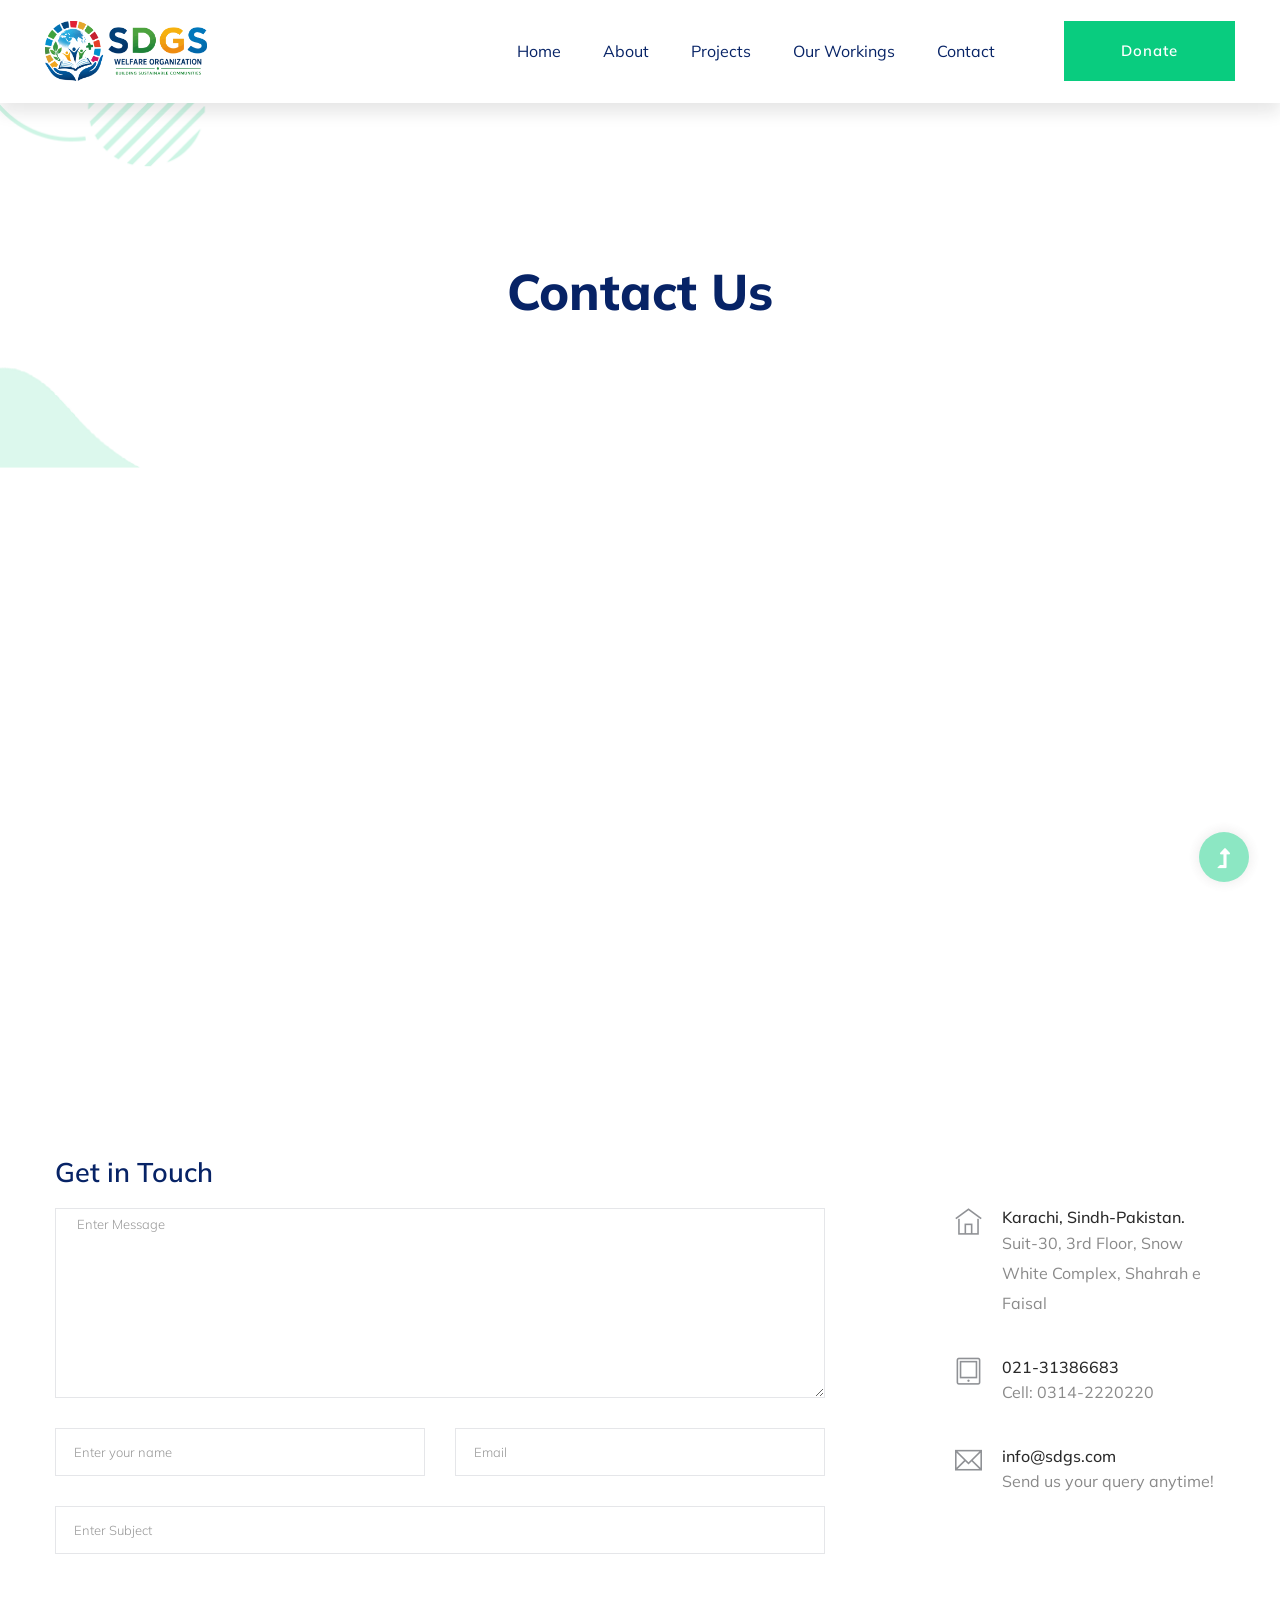
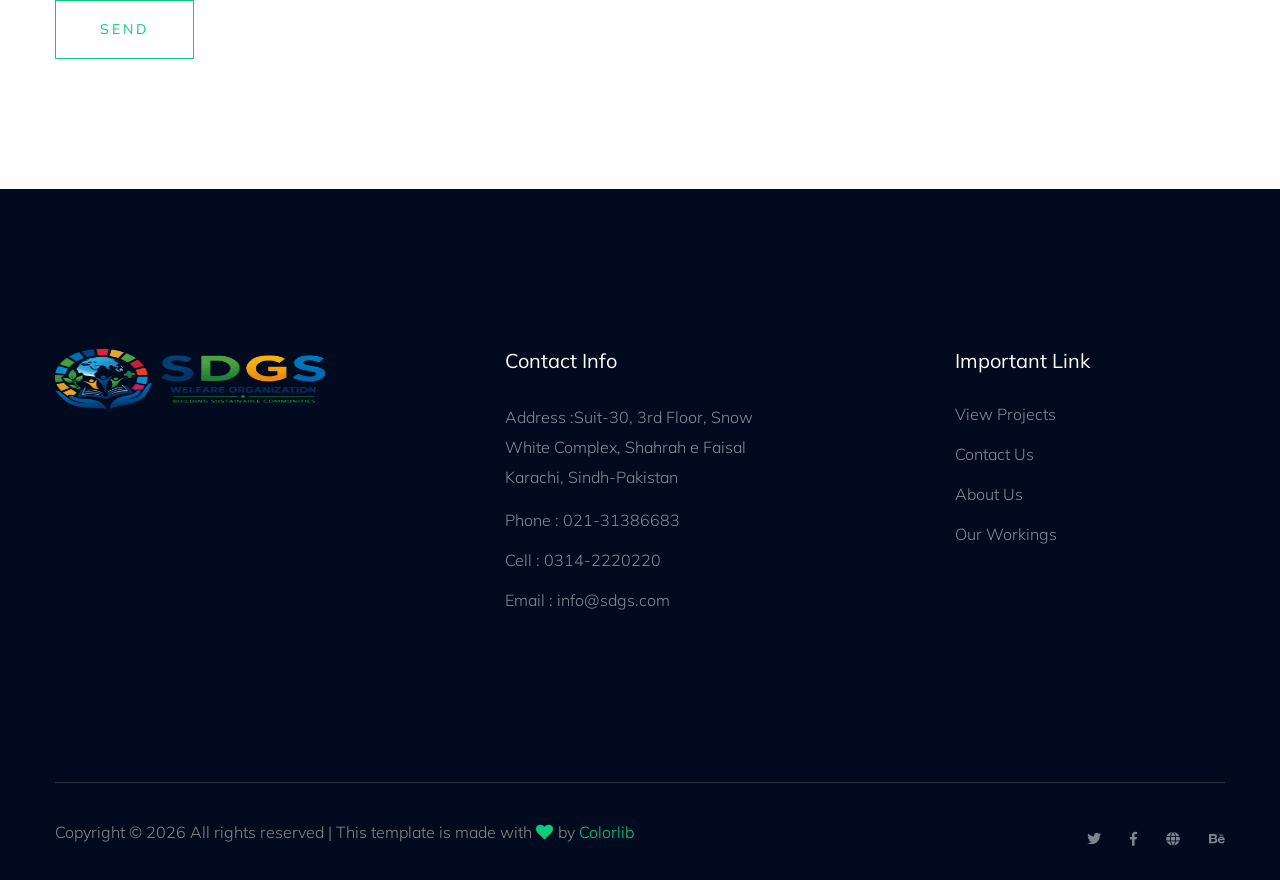
<file: contact.html>
<!doctype html>
<html class="no-js" lang="zxx">

<head>
    <meta charset="utf-8">
    <meta http-equiv="x-ua-compatible" content="ie=edge">
    <title> Charity | Teamplate</title>
    <meta name="description" content="">
    <meta name="viewport" content="width=device-width, initial-scale=1">
    <link rel="shortcut icon" type="image/x-icon" href="assets/img/favicon.ico">

    <!-- CSS here -->
    <link rel="stylesheet" href="assets/css/bootstrap.min.css">
    <link rel="stylesheet" href="assets/css/owl.carousel.min.css">
    <link rel="stylesheet" href="assets/css/slicknav.css">
    <link rel="stylesheet" href="assets/css/animate.min.css">
    <link rel="stylesheet" href="assets/css/hamburgers.min.css">
    <link rel="stylesheet" href="assets/css/magnific-popup.css">
    <link rel="stylesheet" href="assets/css/fontawesome-all.min.css">
    <link rel="stylesheet" href="assets/css/themify-icons.css">
    <link rel="stylesheet" href="assets/css/themify-icons.css">
    <link rel="stylesheet" href="assets/css/slick.css">
    <link rel="stylesheet" href="assets/css/nice-select.css">
    <link rel="stylesheet" href="assets/css/style.css">
</head>
<!--? Preloader Start -->
<div id="preloader-active">
    <div class="preloader d-flex align-items-center justify-content-center">
        <div class="preloader-inner position-relative">
            <div class="preloader-circle"></div>
            <div class="preloader-img pere-text">
                <img src="assets/img/logo/SDGS-logo-portrait.png" alt="">
            </div>
        </div>
    </div>
</div>
<!-- Preloader Start -->
<header>
    <!-- Header Start -->
    <div class="header-area">
        <div class="main-header ">
            <!-- <div class="header-top d-none d-lg-block">
                    <div class="container-fluid">
                        <div class="col-xl-12">
                            <div class="row d-flex justify-content-between align-items-center">
                                <div class="header-info-left d-flex">
                                    <ul>     
                                        <li>Phone: +99 (0) 101 0000 888</li>
                                        <li>Email: noreply@yourdomain.com</li>
                                    </ul>
                                    <div class="header-social">    
                                        <ul>
                                            <li><a href="#"><i class="fab fa-twitter"></i></a></li>
                                            <li><a  href="https://www.facebook.com/sai4ull"><i class="fab fa-facebook-f"></i></a></li>
                                            <li><a href="#"><i class="fab fa-linkedin-in"></i></a></li>
                                            <li> <a href="#"><i class="fab fa-google-plus-g"></i></a></li>
                                        </ul>
                                    </div>
                                </div>
                                <div class="header-info-right d-flex align-items-center">
                                    <div class="select-this">
                                        <form action="#">
                                            <div class="select-itms">
                                                <select name="select" id="select1">
                                                    <option value="">English</option>
                                                    <option value="">Bangla</option>
                                                    <option value="">Arabic</option>
                                                    <option value="">Hindi</option>
                                                </select>
                                            </div>
                                        </form>
                                    </div>
                                    <ul class="contact-now">     
                                        <li><a href="#">Subscribe Now</a></li>
                                    </ul>
                                </div>
                            </div>
                        </div>
                    </div>
                </div> -->
            <div class="header-bottom  header-sticky">
                <div class="container-fluid">
                    <div class="row align-items-center">
                        <!-- Logo -->
                        <div class="col-xl-2 col-lg-2">
                            <div class="logo">
                                <a href="index.html"><img src="assets/img/logo/SDGS-logo-landscape.png" alt=""></a>
                            </div>
                        </div>
                        <div class="col-xl-10 col-lg-10">
                            <div class="menu-wrapper  d-flex align-items-center justify-content-end">
                                <!-- Main-menu -->
                                <div class="main-menu d-none d-lg-block">
                                    <nav>
                                        <ul id="navigation">
                                            <li><a href="index.html">Home</a></li>
                                            <li><a href="about.html">About</a></li>
                                            <li><a href="projects.html">Projects</a></li>
                                            <li><a href="our-workings.html">Our Workings</a></li>
                                            <!-- <li><a href="blog.html">Blog</a>
                                                    <ul class="submenu">
                                                        <li><a href="blog.html">Blog</a></li>
                                                        <li><a href="blog_details.html">Blog Details</a></li>
                                                        <li><a href="elements.html">Element</a></li>
                                                    </ul>
                                                </li> -->
                                            <li><a href="contact.html">Contact</a></li>
                                        </ul>
                                    </nav>
                                </div>
                                <!-- Header-btn -->
                                <div class="header-right-btn d-none d-lg-block ml-20">
                                    <a href="contact.html" class="btn header-btn">Donate</a>
                                </div>
                            </div>
                        </div>
                        <!-- Mobile Menu -->
                        <div class="col-12">
                            <div class="mobile_menu d-block d-lg-none"></div>
                        </div>
                    </div>
                </div>
            </div>
        </div>
    </div>
    <!-- Header End -->
</header>
<main>
    <!--? Hero Start -->
    <div class="slider-area2">
        <div class="slider-height2 d-flex align-items-center">
            <div class="container">
                <div class="row">
                    <div class="col-xl-12">
                        <div class="hero-cap hero-cap2 pt-20 text-center">
                            <h2>Contact Us</h2>
                        </div>
                    </div>
                </div>
            </div>
        </div>
    </div>
    <!-- Hero End -->
    <!--?  Contact Area start  -->
    <section class="contact-section">
        <div class="container">
            <!-- <div class="d-none d-sm-block mb-5 pb-4">
                    <div id="map" style="height: 480px; position: relative; overflow: hidden;"><div style="height: 100%; width: 100%; position: absolute; top: 0px; left: 0px; background-color: rgb(229, 227, 223);"><div class="gm-style" style="position: absolute; z-index: 0; left: 0px; top: 0px; height: 100%; width: 100%; padding: 0px; border-width: 0px; margin: 0px;"><div tabindex="0" style="position: absolute; z-index: 0; left: 0px; top: 0px; height: 100%; width: 100%; padding: 0px; border-width: 0px; margin: 0px; cursor: url(&quot;https://maps.gstatic.com/mapfiles/openhand_8_8.cur&quot;), default; touch-action: pan-x pan-y;"><div style="z-index: 1; position: absolute; left: 50%; top: 50%; width: 100%; transform: translate(0px, 0px);"><div style="position: absolute; left: 0px; top: 0px; z-index: 100; width: 100%;"><div style="position: absolute; left: 0px; top: 0px; z-index: 0;"><div style="position: absolute; z-index: 991; transform: matrix(1, 0, 0, 1, -100, -189);"><div style="position: absolute; left: 0px; top: 0px; width: 256px; height: 256px;"><div style="width: 256px; height: 256px;"></div></div><div style="position: absolute; left: -256px; top: 0px; width: 256px; height: 256px;"><div style="width: 256px; height: 256px;"></div></div><div style="position: absolute; left: -256px; top: -256px; width: 256px; height: 256px;"><div style="width: 256px; height: 256px;"></div></div><div style="position: absolute; left: 0px; top: -256px; width: 256px; height: 256px;"><div style="width: 256px; height: 256px;"></div></div><div style="position: absolute; left: 256px; top: -256px; width: 256px; height: 256px;"><div style="width: 256px; height: 256px;"></div></div><div style="position: absolute; left: 256px; top: 0px; width: 256px; height: 256px;"><div style="width: 256px; height: 256px;"></div></div><div style="position: absolute; left: 256px; top: 256px; width: 256px; height: 256px;"><div style="width: 256px; height: 256px;"></div></div><div style="position: absolute; left: 0px; top: 256px; width: 256px; height: 256px;"><div style="width: 256px; height: 256px;"></div></div><div style="position: absolute; left: -256px; top: 256px; width: 256px; height: 256px;"><div style="width: 256px; height: 256px;"></div></div><div style="position: absolute; left: -512px; top: 256px; width: 256px; height: 256px;"><div style="width: 256px; height: 256px;"></div></div><div style="position: absolute; left: -512px; top: 0px; width: 256px; height: 256px;"><div style="width: 256px; height: 256px;"></div></div><div style="position: absolute; left: -512px; top: -256px; width: 256px; height: 256px;"><div style="width: 256px; height: 256px;"></div></div><div style="position: absolute; left: 512px; top: -256px; width: 256px; height: 256px;"><div style="width: 256px; height: 256px;"></div></div><div style="position: absolute; left: 512px; top: 0px; width: 256px; height: 256px;"><div style="width: 256px; height: 256px;"></div></div><div style="position: absolute; left: 512px; top: 256px; width: 256px; height: 256px;"><div style="width: 256px; height: 256px;"></div></div></div></div></div><div style="position: absolute; left: 0px; top: 0px; z-index: 101; width: 100%;"></div><div style="position: absolute; left: 0px; top: 0px; z-index: 102; width: 100%;"></div><div style="position: absolute; left: 0px; top: 0px; z-index: 103; width: 100%;"><div style="position: absolute; left: 0px; top: 0px; z-index: -1;"><div style="position: absolute; z-index: 991; transform: matrix(1, 0, 0, 1, -100, -189);"><div style="width: 256px; height: 256px; overflow: hidden; position: absolute; left: 0px; top: 0px;"></div><div style="width: 256px; height: 256px; overflow: hidden; position: absolute; left: -256px; top: 0px;"></div><div style="width: 256px; height: 256px; overflow: hidden; position: absolute; left: -256px; top: -256px;"></div><div style="width: 256px; height: 256px; overflow: hidden; position: absolute; left: 0px; top: -256px;"></div><div style="width: 256px; height: 256px; overflow: hidden; position: absolute; left: 256px; top: -256px;"></div><div style="width: 256px; height: 256px; overflow: hidden; position: absolute; left: 256px; top: 0px;"></div><div style="width: 256px; height: 256px; overflow: hidden; position: absolute; left: 256px; top: 256px;"></div><div style="width: 256px; height: 256px; overflow: hidden; position: absolute; left: 0px; top: 256px;"></div><div style="width: 256px; height: 256px; overflow: hidden; position: absolute; left: -256px; top: 256px;"></div><div style="width: 256px; height: 256px; overflow: hidden; position: absolute; left: -512px; top: 256px;"></div><div style="width: 256px; height: 256px; overflow: hidden; position: absolute; left: -512px; top: 0px;"></div><div style="width: 256px; height: 256px; overflow: hidden; position: absolute; left: -512px; top: -256px;"></div><div style="width: 256px; height: 256px; overflow: hidden; position: absolute; left: 512px; top: -256px;"></div><div style="width: 256px; height: 256px; overflow: hidden; position: absolute; left: 512px; top: 0px;"></div><div style="width: 256px; height: 256px; overflow: hidden; position: absolute; left: 512px; top: 256px;"></div></div></div></div><div style="position: absolute; left: 0px; top: 0px; z-index: 0;"><div style="position: absolute; z-index: 991; transform: matrix(1, 0, 0, 1, -100, -189);"><div style="position: absolute; left: 0px; top: 0px; width: 256px; height: 256px; transition: opacity 200ms linear 0s;"><img draggable="false" alt="" role="presentation" src="https://maps.googleapis.com/maps/vt?pb=!1m5!1m4!1i9!2i470!3i302!4i256!2m3!1e0!2sm!3i476185792!2m3!1e2!6m1!3e5!3m14!2sen-US!3sUS!5e18!12m1!1e68!12m3!1e37!2m1!1ssmartmaps!12m4!1e26!2m2!1sstyles!2zcC5zOi02MHxwLmw6LTYw!4e0&amp;key=AIzaSyDpfS1oRGreGSBU5HHjMmQ3o5NLw7VdJ6I&amp;token=70038" style="width: 256px; height: 256px; user-select: none; border: 0px; padding: 0px; margin: 0px; max-width: none;"></div><div style="position: absolute; left: 256px; top: 0px; width: 256px; height: 256px; transition: opacity 200ms linear 0s;"><img draggable="false" alt="" role="presentation" src="https://maps.googleapis.com/maps/vt?pb=!1m5!1m4!1i9!2i471!3i302!4i256!2m3!1e0!2sm!3i476185840!2m3!1e2!6m1!3e5!3m14!2sen-US!3sUS!5e18!12m1!1e68!12m3!1e37!2m1!1ssmartmaps!12m4!1e26!2m2!1sstyles!2zcC5zOi02MHxwLmw6LTYw!4e0&amp;key=AIzaSyDpfS1oRGreGSBU5HHjMmQ3o5NLw7VdJ6I&amp;token=84496" style="width: 256px; height: 256px; user-select: none; border: 0px; padding: 0px; margin: 0px; max-width: none;"></div><div style="position: absolute; left: 256px; top: 256px; width: 256px; height: 256px; transition: opacity 200ms linear 0s;"><img draggable="false" alt="" role="presentation" src="https://maps.googleapis.com/maps/vt?pb=!1m5!1m4!1i9!2i471!3i303!4i256!2m3!1e0!2sm!3i476185840!2m3!1e2!6m1!3e5!3m14!2sen-US!3sUS!5e18!12m1!1e68!12m3!1e37!2m1!1ssmartmaps!12m4!1e26!2m2!1sstyles!2zcC5zOi02MHxwLmw6LTYw!4e0&amp;key=AIzaSyDpfS1oRGreGSBU5HHjMmQ3o5NLw7VdJ6I&amp;token=107953" style="width: 256px; height: 256px; user-select: none; border: 0px; padding: 0px; margin: 0px; max-width: none;"></div><div style="position: absolute; left: 0px; top: 256px; width: 256px; height: 256px; transition: opacity 200ms linear 0s;"><img draggable="false" alt="" role="presentation" src="https://maps.googleapis.com/maps/vt?pb=!1m5!1m4!1i9!2i470!3i303!4i256!2m3!1e0!2sm!3i476185792!2m3!1e2!6m1!3e5!3m14!2sen-US!3sUS!5e18!12m1!1e68!12m3!1e37!2m1!1ssmartmaps!12m4!1e26!2m2!1sstyles!2zcC5zOi02MHxwLmw6LTYw!4e0&amp;key=AIzaSyDpfS1oRGreGSBU5HHjMmQ3o5NLw7VdJ6I&amp;token=93495" style="width: 256px; height: 256px; user-select: none; border: 0px; padding: 0px; margin: 0px; max-width: none;"></div><div style="position: absolute; left: -256px; top: 256px; width: 256px; height: 256px; transition: opacity 200ms linear 0s;"><img draggable="false" alt="" role="presentation" src="https://maps.googleapis.com/maps/vt?pb=!1m5!1m4!1i9!2i469!3i303!4i256!2m3!1e0!2sm!3i476185792!2m3!1e2!6m1!3e5!3m14!2sen-US!3sUS!5e18!12m1!1e68!12m3!1e37!2m1!1ssmartmaps!12m4!1e26!2m2!1sstyles!2zcC5zOi02MHxwLmw6LTYw!4e0&amp;key=AIzaSyDpfS1oRGreGSBU5HHjMmQ3o5NLw7VdJ6I&amp;token=85128" style="width: 256px; height: 256px; user-select: none; border: 0px; padding: 0px; margin: 0px; max-width: none;"></div><div style="position: absolute; left: -512px; top: 256px; width: 256px; height: 256px; transition: opacity 200ms linear 0s;"><img draggable="false" alt="" role="presentation" src="https://maps.googleapis.com/maps/vt?pb=!1m5!1m4!1i9!2i468!3i303!4i256!2m3!1e0!2sm!3i476185504!2m3!1e2!6m1!3e5!3m14!2sen-US!3sUS!5e18!12m1!1e68!12m3!1e37!2m1!1ssmartmaps!12m4!1e26!2m2!1sstyles!2zcC5zOi02MHxwLmw6LTYw!4e0&amp;key=AIzaSyDpfS1oRGreGSBU5HHjMmQ3o5NLw7VdJ6I&amp;token=46831" style="width: 256px; height: 256px; user-select: none; border: 0px; padding: 0px; margin: 0px; max-width: none;"></div><div style="position: absolute; left: -512px; top: 0px; width: 256px; height: 256px; transition: opacity 200ms linear 0s;"><img draggable="false" alt="" role="presentation" src="https://maps.googleapis.com/maps/vt?pb=!1m5!1m4!1i9!2i468!3i302!4i256!2m3!1e0!2sm!3i476184952!2m3!1e2!6m1!3e5!3m14!2sen-US!3sUS!5e18!12m1!1e68!12m3!1e37!2m1!1ssmartmaps!12m4!1e26!2m2!1sstyles!2zcC5zOi02MHxwLmw6LTYw!4e0&amp;key=AIzaSyDpfS1oRGreGSBU5HHjMmQ3o5NLw7VdJ6I&amp;token=10814" style="width: 256px; height: 256px; user-select: none; border: 0px; padding: 0px; margin: 0px; max-width: none;"></div><div style="position: absolute; left: -512px; top: -256px; width: 256px; height: 256px; transition: opacity 200ms linear 0s;"><img draggable="false" alt="" role="presentation" src="https://maps.googleapis.com/maps/vt?pb=!1m5!1m4!1i9!2i468!3i301!4i256!2m3!1e0!2sm!3i476184952!2m3!1e2!6m1!3e5!3m14!2sen-US!3sUS!5e18!12m1!1e68!12m3!1e37!2m1!1ssmartmaps!12m4!1e26!2m2!1sstyles!2zcC5zOi02MHxwLmw6LTYw!4e0&amp;key=AIzaSyDpfS1oRGreGSBU5HHjMmQ3o5NLw7VdJ6I&amp;token=118428" style="width: 256px; height: 256px; user-select: none; border: 0px; padding: 0px; margin: 0px; max-width: none;"></div><div style="position: absolute; left: 512px; top: -256px; width: 256px; height: 256px; transition: opacity 200ms linear 0s;"><img draggable="false" alt="" role="presentation" src="https://maps.googleapis.com/maps/vt?pb=!1m5!1m4!1i9!2i472!3i301!4i256!2m3!1e0!2sm!3i476185636!2m3!1e2!6m1!3e5!3m14!2sen-US!3sUS!5e18!12m1!1e68!12m3!1e37!2m1!1ssmartmaps!12m4!1e26!2m2!1sstyles!2zcC5zOi02MHxwLmw6LTYw!4e0&amp;key=AIzaSyDpfS1oRGreGSBU5HHjMmQ3o5NLw7VdJ6I&amp;token=43995" style="width: 256px; height: 256px; user-select: none; border: 0px; padding: 0px; margin: 0px; max-width: none;"></div><div style="position: absolute; left: 512px; top: 0px; width: 256px; height: 256px; transition: opacity 200ms linear 0s;"><img draggable="false" alt="" role="presentation" src="https://maps.googleapis.com/maps/vt?pb=!1m5!1m4!1i9!2i472!3i302!4i256!2m3!1e0!2sm!3i476185840!2m3!1e2!6m1!3e5!3m14!2sen-US!3sUS!5e18!12m1!1e68!12m3!1e37!2m1!1ssmartmaps!12m4!1e26!2m2!1sstyles!2zcC5zOi02MHxwLmw6LTYw!4e0&amp;key=AIzaSyDpfS1oRGreGSBU5HHjMmQ3o5NLw7VdJ6I&amp;token=905" style="width: 256px; height: 256px; user-select: none; border: 0px; padding: 0px; margin: 0px; max-width: none;"></div><div style="position: absolute; left: 512px; top: 256px; width: 256px; height: 256px; transition: opacity 200ms linear 0s;"><img draggable="false" alt="" role="presentation" src="https://maps.googleapis.com/maps/vt?pb=!1m5!1m4!1i9!2i472!3i303!4i256!2m3!1e0!2sm!3i476185840!2m3!1e2!6m1!3e5!3m14!2sen-US!3sUS!5e18!12m1!1e68!12m3!1e37!2m1!1ssmartmaps!12m4!1e26!2m2!1sstyles!2zcC5zOi02MHxwLmw6LTYw!4e0&amp;key=AIzaSyDpfS1oRGreGSBU5HHjMmQ3o5NLw7VdJ6I&amp;token=24362" style="width: 256px; height: 256px; user-select: none; border: 0px; padding: 0px; margin: 0px; max-width: none;"></div><div style="position: absolute; left: -256px; top: 0px; width: 256px; height: 256px; transition: opacity 200ms linear 0s;"><img draggable="false" alt="" role="presentation" src="https://maps.googleapis.com/maps/vt?pb=!1m5!1m4!1i9!2i469!3i302!4i256!2m3!1e0!2sm!3i476185792!2m3!1e2!6m1!3e5!3m14!2sen-US!3sUS!5e18!12m1!1e68!12m3!1e37!2m1!1ssmartmaps!12m4!1e26!2m2!1sstyles!2zcC5zOi02MHxwLmw6LTYw!4e0&amp;key=AIzaSyDpfS1oRGreGSBU5HHjMmQ3o5NLw7VdJ6I&amp;token=61671" style="width: 256px; height: 256px; user-select: none; border: 0px; padding: 0px; margin: 0px; max-width: none;"></div><div style="position: absolute; left: -256px; top: -256px; width: 256px; height: 256px; transition: opacity 200ms linear 0s;"><img draggable="false" alt="" role="presentation" src="https://maps.googleapis.com/maps/vt?pb=!1m5!1m4!1i9!2i469!3i301!4i256!2m3!1e0!2sm!3i476185792!2m3!1e2!6m1!3e5!3m14!2sen-US!3sUS!5e18!12m1!1e68!12m3!1e37!2m1!1ssmartmaps!12m4!1e26!2m2!1sstyles!2zcC5zOi02MHxwLmw6LTYw!4e0&amp;key=AIzaSyDpfS1oRGreGSBU5HHjMmQ3o5NLw7VdJ6I&amp;token=38214" style="width: 256px; height: 256px; user-select: none; border: 0px; padding: 0px; margin: 0px; max-width: none;"></div><div style="position: absolute; left: 0px; top: -256px; width: 256px; height: 256px; transition: opacity 200ms linear 0s;"><img draggable="false" alt="" role="presentation" src="https://maps.googleapis.com/maps/vt?pb=!1m5!1m4!1i9!2i470!3i301!4i256!2m3!1e0!2sm!3i476185792!2m3!1e2!6m1!3e5!3m14!2sen-US!3sUS!5e18!12m1!1e68!12m3!1e37!2m1!1ssmartmaps!12m4!1e26!2m2!1sstyles!2zcC5zOi02MHxwLmw6LTYw!4e0&amp;key=AIzaSyDpfS1oRGreGSBU5HHjMmQ3o5NLw7VdJ6I&amp;token=46581" style="width: 256px; height: 256px; user-select: none; border: 0px; padding: 0px; margin: 0px; max-width: none;"></div><div style="position: absolute; left: 256px; top: -256px; width: 256px; height: 256px; transition: opacity 200ms linear 0s;"><img draggable="false" alt="" role="presentation" src="https://maps.googleapis.com/maps/vt?pb=!1m5!1m4!1i9!2i471!3i301!4i256!2m3!1e0!2sm!3i476185792!2m3!1e2!6m1!3e5!3m14!2sen-US!3sUS!5e18!12m1!1e68!12m3!1e37!2m1!1ssmartmaps!12m4!1e26!2m2!1sstyles!2zcC5zOi02MHxwLmw6LTYw!4e0&amp;key=AIzaSyDpfS1oRGreGSBU5HHjMmQ3o5NLw7VdJ6I&amp;token=94061" style="width: 256px; height: 256px; user-select: none; border: 0px; padding: 0px; margin: 0px; max-width: none;"></div></div></div></div><div class="gm-style-pbc" style="z-index: 2; position: absolute; height: 100%; width: 100%; padding: 0px; border-width: 0px; margin: 0px; left: 0px; top: 0px; opacity: 0;"><p class="gm-style-pbt"></p></div><div style="z-index: 3; position: absolute; height: 100%; width: 100%; padding: 0px; border-width: 0px; margin: 0px; left: 0px; top: 0px; touch-action: pan-x pan-y;"><div style="z-index: 4; position: absolute; left: 50%; top: 50%; width: 100%; transform: translate(0px, 0px);"><div style="position: absolute; left: 0px; top: 0px; z-index: 104; width: 100%;"></div><div style="position: absolute; left: 0px; top: 0px; z-index: 105; width: 100%;"></div><div style="position: absolute; left: 0px; top: 0px; z-index: 106; width: 100%;"></div><div style="position: absolute; left: 0px; top: 0px; z-index: 107; width: 100%;"></div></div></div></div><iframe aria-hidden="true" frameborder="0" style="z-index: -1; position: absolute; width: 100%; height: 100%; top: 0px; left: 0px; border: none;" src="about:blank"></iframe><div style="margin-left: 5px; margin-right: 5px; z-index: 1000000; position: absolute; left: 0px; bottom: 0px;"><a target="_blank" rel="noopener" href="https://maps.google.com/maps?ll=-31.197,150.744&amp;z=9&amp;t=m&amp;hl=en-US&amp;gl=US&amp;mapclient=apiv3" title="Open this area in Google Maps (opens a new window)" style="position: static; overflow: visible; float: none; display: inline;"><div style="width: 66px; height: 26px; cursor: pointer;"><img alt="" src="https://maps.gstatic.com/mapfiles/api-3/images/google_white5.png" draggable="false" style="position: absolute; left: 0px; top: 0px; width: 66px; height: 26px; user-select: none; border: 0px; padding: 0px; margin: 0px;"></div></a></div><div style="background-color: white; padding: 15px 21px; border: 1px solid rgb(171, 171, 171); font-family: Roboto, Arial, sans-serif; color: rgb(34, 34, 34); box-sizing: border-box; box-shadow: rgba(0, 0, 0, 0.2) 0px 4px 16px; z-index: 10000002; display: none; width: 300px; height: 180px; position: absolute; left: 315px; top: 150px;"><div style="padding: 0px 0px 10px; font-size: 16px; box-sizing: border-box;">Map Data</div><div style="font-size: 13px;">Map data ©2019 Google</div><button draggable="false" title="Close" aria-label="Close" type="button" class="gm-ui-hover-effect" style="background: none; display: block; border: 0px; margin: 0px; padding: 0px; position: absolute; cursor: pointer; user-select: none; top: 0px; right: 0px; width: 37px; height: 37px;"><img src="data:image/svg+xml,%3Csvg%20xmlns%3D%22http%3A%2F%2Fwww.w3.org%2F2000%2Fsvg%22%20width%3D%2224px%22%20height%3D%2224px%22%20viewBox%3D%220%200%2024%2024%22%20fill%3D%22%23000000%22%3E%0A%20%20%20%20%3Cpath%20d%3D%22M19%206.41L17.59%205%2012%2010.59%206.41%205%205%206.41%2010.59%2012%205%2017.59%206.41%2019%2012%2013.41%2017.59%2019%2019%2017.59%2013.41%2012z%22%2F%3E%0A%20%20%20%20%3Cpath%20d%3D%22M0%200h24v24H0z%22%20fill%3D%22none%22%2F%3E%0A%3C%2Fsvg%3E%0A" style="pointer-events: none; display: block; width: 13px; height: 13px; margin: 12px;"></button></div><div class="gmnoprint" style="z-index: 1000001; position: absolute; right: 166px; bottom: 0px; width: 121px;"><div draggable="false" class="gm-style-cc" style="user-select: none; height: 14px; line-height: 14px;"><div style="opacity: 0.7; width: 100%; height: 100%; position: absolute;"><div style="width: 1px;"></div><div style="background-color: rgb(245, 245, 245); width: auto; height: 100%; margin-left: 1px;"></div></div><div style="position: relative; padding-right: 6px; padding-left: 6px; box-sizing: border-box; font-family: Roboto, Arial, sans-serif; font-size: 10px; color: rgb(68, 68, 68); white-space: nowrap; direction: ltr; text-align: right; vertical-align: middle; display: inline-block;"><a style="text-decoration: none; cursor: pointer; display: none;">Map Data</a><span>Map data ©2019 Google</span></div></div></div><div class="gmnoscreen" style="position: absolute; right: 0px; bottom: 0px;"><div style="font-family: Roboto, Arial, sans-serif; font-size: 11px; color: rgb(68, 68, 68); direction: ltr; text-align: right; background-color: rgb(245, 245, 245);">Map data ©2019 Google</div></div><div class="gmnoprint gm-style-cc" draggable="false" style="z-index: 1000001; user-select: none; height: 14px; line-height: 14px; position: absolute; right: 95px; bottom: 0px;"><div style="opacity: 0.7; width: 100%; height: 100%; position: absolute;"><div style="width: 1px;"></div><div style="background-color: rgb(245, 245, 245); width: auto; height: 100%; margin-left: 1px;"></div></div><div style="position: relative; padding-right: 6px; padding-left: 6px; box-sizing: border-box; font-family: Roboto, Arial, sans-serif; font-size: 10px; color: rgb(68, 68, 68); white-space: nowrap; direction: ltr; text-align: right; vertical-align: middle; display: inline-block;"><a href="https://www.google.com/intl/en-US_US/help/terms_maps.html" target="_blank" rel="noopener" style="text-decoration: none; cursor: pointer; color: rgb(68, 68, 68);">Terms of Use</a></div></div><button draggable="false" title="Toggle fullscreen view" aria-label="Toggle fullscreen view" type="button" class="gm-control-active gm-fullscreen-control" style="background: none rgb(255, 255, 255); border: 0px; margin: 10px; padding: 0px; position: absolute; cursor: pointer; user-select: none; border-radius: 2px; height: 40px; width: 40px; box-shadow: rgba(0, 0, 0, 0.3) 0px 1px 4px -1px; overflow: hidden; top: 0px; right: 0px;"><img src="data:image/svg+xml,%3Csvg%20xmlns%3D%22http%3A%2F%2Fwww.w3.org%2F2000%2Fsvg%22%20width%3D%2218%22%20height%3D%2218%22%20viewBox%3D%220%20018%2018%22%3E%0A%20%20%3Cpath%20fill%3D%22%23666%22%20d%3D%22M0%2C0v2v4h2V2h4V0H2H0z%20M16%2C0h-4v2h4v4h2V2V0H16z%20M16%2C16h-4v2h4h2v-2v-4h-2V16z%20M2%2C12H0v4v2h2h4v-2H2V12z%22%2F%3E%0A%3C%2Fsvg%3E%0A" style="height: 18px; width: 18px;"><img src="data:image/svg+xml,%3Csvg%20xmlns%3D%22http%3A%2F%2Fwww.w3.org%2F2000%2Fsvg%22%20width%3D%2218%22%20height%3D%2218%22%20viewBox%3D%220%200%2018%2018%22%3E%0A%20%20%3Cpath%20fill%3D%22%23333%22%20d%3D%22M0%2C0v2v4h2V2h4V0H2H0z%20M16%2C0h-4v2h4v4h2V2V0H16z%20M16%2C16h-4v2h4h2v-2v-4h-2V16z%20M2%2C12H0v4v2h2h4v-2H2V12z%22%2F%3E%0A%3C%2Fsvg%3E%0A" style="height: 18px; width: 18px;"><img src="data:image/svg+xml,%3Csvg%20xmlns%3D%22http%3A%2F%2Fwww.w3.org%2F2000%2Fsvg%22%20width%3D%2218%22%20height%3D%2218%22%20viewBox%3D%220%200%2018%2018%22%3E%0A%20%20%3Cpath%20fill%3D%22%23111%22%20d%3D%22M0%2C0v2v4h2V2h4V0H2H0z%20M16%2C0h-4v2h4v4h2V2V0H16z%20M16%2C16h-4v2h4h2v-2v-4h-2V16z%20M2%2C12H0v4v2h2h4v-2H2V12z%22%2F%3E%0A%3C%2Fsvg%3E%0A" style="height: 18px; width: 18px;"></button><div draggable="false" class="gm-style-cc" style="user-select: none; height: 14px; line-height: 14px; position: absolute; right: 0px; bottom: 0px;"><div style="opacity: 0.7; width: 100%; height: 100%; position: absolute;"><div style="width: 1px;"></div><div style="background-color: rgb(245, 245, 245); width: auto; height: 100%; margin-left: 1px;"></div></div><div style="position: relative; padding-right: 6px; padding-left: 6px; box-sizing: border-box; font-family: Roboto, Arial, sans-serif; font-size: 10px; color: rgb(68, 68, 68); white-space: nowrap; direction: ltr; text-align: right; vertical-align: middle; display: inline-block;"><a target="_blank" rel="noopener" title="Report errors in the road map or imagery to Google" href="https://www.google.com/maps/@-31.197,150.744,9z/data=!10m1!1e1!12b1?source=apiv3&amp;rapsrc=apiv3" style="font-family: Roboto, Arial, sans-serif; font-size: 10px; color: rgb(68, 68, 68); text-decoration: none; position: relative;">Report a map error</a></div></div><div class="gmnoprint gm-bundled-control gm-bundled-control-on-bottom" draggable="false" controlwidth="40" controlheight="81" style="margin: 10px; user-select: none; position: absolute; bottom: 95px; right: 40px;"><div class="gmnoprint" controlwidth="40" controlheight="81" style="position: absolute; left: 0px; top: 0px;"><div draggable="false" style="user-select: none; box-shadow: rgba(0, 0, 0, 0.3) 0px 1px 4px -1px; border-radius: 2px; cursor: pointer; background-color: rgb(255, 255, 255); width: 40px; height: 81px;"><button draggable="false" title="Zoom in" aria-label="Zoom in" type="button" class="gm-control-active" style="background: none; display: block; border: 0px; margin: 0px; padding: 0px; position: relative; cursor: pointer; user-select: none; overflow: hidden; width: 40px; height: 40px; top: 0px; left: 0px;"><img src="data:image/svg+xml,%3Csvg%20xmlns%3D%22http%3A%2F%2Fwww.w3.org%2F2000%2Fsvg%22%20width%3D%2218%22%20height%3D%2218%22%20viewBox%3D%220%200%2018%2018%22%3E%0A%20%20%3Cpolygon%20fill%3D%22%23666%22%20points%3D%2218%2C7%2011%2C7%2011%2C0%207%2C0%207%2C7%200%2C7%200%2C11%207%2C11%207%2C18%2011%2C18%2011%2C11%2018%2C11%22%2F%3E%0A%3C%2Fsvg%3E%0A" style="height: 18px; width: 18px;"><img src="data:image/svg+xml,%3Csvg%20xmlns%3D%22http%3A%2F%2Fwww.w3.org%2F2000%2Fsvg%22%20width%3D%2218%22%20height%3D%2218%22%20viewBox%3D%220%200%2018%2018%22%3E%0A%20%20%3Cpolygon%20fill%3D%22%23333%22%20points%3D%2218%2C7%2011%2C7%2011%2C0%207%2C0%207%2C7%200%2C7%200%2C11%207%2C11%207%2C18%2011%2C18%2011%2C11%2018%2C11%22%2F%3E%0A%3C%2Fsvg%3E%0A" style="height: 18px; width: 18px;"><img src="data:image/svg+xml,%3Csvg%20xmlns%3D%22http%3A%2F%2Fwww.w3.org%2F2000%2Fsvg%22%20width%3D%2218%22%20height%3D%2218%22%20viewBox%3D%220%200%2018%2018%22%3E%0A%20%20%3Cpolygon%20fill%3D%22%23111%22%20points%3D%2218%2C7%2011%2C7%2011%2C0%207%2C0%207%2C7%200%2C7%200%2C11%207%2C11%207%2C18%2011%2C18%2011%2C11%2018%2C11%22%2F%3E%0A%3C%2Fsvg%3E%0A" style="height: 18px; width: 18px;"></button><div style="position: relative; overflow: hidden; width: 30px; height: 1px; margin: 0px 5px; background-color: rgb(230, 230, 230); top: 0px;"></div><button draggable="false" title="Zoom out" aria-label="Zoom out" type="button" class="gm-control-active" style="background: none; display: block; border: 0px; margin: 0px; padding: 0px; position: relative; cursor: pointer; user-select: none; overflow: hidden; width: 40px; height: 40px; top: 0px; left: 0px;"><img src="data:image/svg+xml,%3Csvg%20xmlns%3D%22http%3A%2F%2Fwww.w3.org%2F2000%2Fsvg%22%20width%3D%2218%22%20height%3D%2218%22%20viewBox%3D%220%200%2018%2018%22%3E%0A%20%20%3Cpath%20fill%3D%22%23666%22%20d%3D%22M0%2C7h18v4H0V7z%22%2F%3E%0A%3C%2Fsvg%3E%0A" style="height: 18px; width: 18px;"><img src="data:image/svg+xml,%3Csvg%20xmlns%3D%22http%3A%2F%2Fwww.w3.org%2F2000%2Fsvg%22%20width%3D%2218%22%20height%3D%2218%22%20viewBox%3D%220%200%2018%2018%22%3E%0A%20%20%3Cpath%20fill%3D%22%23333%22%20d%3D%22M0%2C7h18v4H0V7z%22%2F%3E%0A%3C%2Fsvg%3E%0A" style="height: 18px; width: 18px;"><img src="data:image/svg+xml,%3Csvg%20xmlns%3D%22http%3A%2F%2Fwww.w3.org%2F2000%2Fsvg%22%20width%3D%2218%22%20height%3D%2218%22%20viewBox%3D%220%200%2018%2018%22%3E%0A%20%20%3Cpath%20fill%3D%22%23111%22%20d%3D%22M0%2C7h18v4H0V7z%22%2F%3E%0A%3C%2Fsvg%3E%0A" style="height: 18px; width: 18px;"></button></div></div><div class="gmnoprint" controlwidth="40" controlheight="40" style="display: none; position: absolute;"><div style="width: 40px; height: 40px;"><button draggable="false" title="Rotate map 90 degrees" aria-label="Rotate map 90 degrees" type="button" class="gm-control-active" style="background: none rgb(255, 255, 255); display: none; border: 0px; margin: 0px 0px 32px; padding: 0px; position: relative; cursor: pointer; user-select: none; width: 40px; height: 40px; top: 0px; left: 0px; overflow: hidden; box-shadow: rgba(0, 0, 0, 0.3) 0px 1px 4px -1px; border-radius: 2px;"><img src="data:image/svg+xml,%3Csvg%20xmlns%3D%22http%3A%2F%2Fwww.w3.org%2F2000%2Fsvg%22%20width%3D%2224%22%20height%3D%2222%22%20viewBox%3D%220%200%2024%2022%22%3E%0A%20%20%3Cpath%20fill%3D%22%23666%22%20fill-rule%3D%22evenodd%22%20d%3D%22M20%2010c0-5.52-4.48-10-10-10s-10%204.48-10%2010v5h5v-5c0-2.76%202.24-5%205-5s5%202.24%205%205v5h-4l6.5%207%206.5-7h-4v-5z%22%20clip-rule%3D%22evenodd%22%2F%3E%0A%3C%2Fsvg%3E%0A" style="height: 18px; width: 18px;"><img src="data:image/svg+xml,%3Csvg%20xmlns%3D%22http%3A%2F%2Fwww.w3.org%2F2000%2Fsvg%22%20width%3D%2224%22%20height%3D%2222%22%20viewBox%3D%220%200%2024%2022%22%3E%0A%20%20%3Cpath%20fill%3D%22%23333%22%20fill-rule%3D%22evenodd%22%20d%3D%22M20%2010c0-5.52-4.48-10-10-10s-10%204.48-10%2010v5h5v-5c0-2.76%202.24-5%205-5s5%202.24%205%205v5h-4l6.5%207%206.5-7h-4v-5z%22%20clip-rule%3D%22evenodd%22%2F%3E%0A%3C%2Fsvg%3E%0A" style="height: 18px; width: 18px;"><img src="data:image/svg+xml,%3Csvg%20xmlns%3D%22http%3A%2F%2Fwww.w3.org%2F2000%2Fsvg%22%20width%3D%2224%22%20height%3D%2222%22%20viewBox%3D%220%200%2024%2022%22%3E%0A%20%20%3Cpath%20fill%3D%22%23111%22%20fill-rule%3D%22evenodd%22%20d%3D%22M20%2010c0-5.52-4.48-10-10-10s-10%204.48-10%2010v5h5v-5c0-2.76%202.24-5%205-5s5%202.24%205%205v5h-4l6.5%207%206.5-7h-4v-5z%22%20clip-rule%3D%22evenodd%22%2F%3E%0A%3C%2Fsvg%3E%0A" style="height: 18px; width: 18px;"></button><button draggable="false" title="Tilt map" aria-label="Tilt map" type="button" class="gm-tilt gm-control-active" style="background: none rgb(255, 255, 255); display: block; border: 0px; margin: 0px; padding: 0px; position: relative; cursor: pointer; user-select: none; width: 40px; height: 40px; top: 0px; left: 0px; overflow: hidden; box-shadow: rgba(0, 0, 0, 0.3) 0px 1px 4px -1px; border-radius: 2px;"><img src="data:image/svg+xml,%3Csvg%20xmlns%3D%22http%3A%2F%2Fwww.w3.org%2F2000%2Fsvg%22%20width%3D%2218px%22%20height%3D%2216px%22%20viewBox%3D%220%200%2018%2016%22%3E%0A%20%20%3Cpath%20fill%3D%22%23666%22%20d%3D%22M0%2C16h8V9H0V16z%20M10%2C16h8V9h-8V16z%20M0%2C7h8V0H0V7z%20M10%2C0v7h8V0H10z%22%2F%3E%0A%3C%2Fsvg%3E%0A" style="width: 18px;"><img src="data:image/svg+xml,%3Csvg%20xmlns%3D%22http%3A%2F%2Fwww.w3.org%2F2000%2Fsvg%22%20width%3D%2218px%22%20height%3D%2216px%22%20viewBox%3D%220%200%2018%2016%22%3E%0A%20%20%3Cpath%20fill%3D%22%23333%22%20d%3D%22M0%2C16h8V9H0V16z%20M10%2C16h8V9h-8V16z%20M0%2C7h8V0H0V7z%20M10%2C0v7h8V0H10z%22%2F%3E%0A%3C%2Fsvg%3E%0A" style="width: 18px;"><img src="data:image/svg+xml,%3Csvg%20xmlns%3D%22http%3A%2F%2Fwww.w3.org%2F2000%2Fsvg%22%20width%3D%2218px%22%20height%3D%2216px%22%20viewBox%3D%220%200%2018%2016%22%3E%0A%20%20%3Cpath%20fill%3D%22%23111%22%20d%3D%22M0%2C16h8V9H0V16z%20M10%2C16h8V9h-8V16z%20M0%2C7h8V0H0V7z%20M10%2C0v7h8V0H10z%22%2F%3E%0A%3C%2Fsvg%3E%0A" style="width: 18px;"></button></div></div></div></div></div><div style="background-color: white; font-weight: 500; font-family: Roboto, sans-serif; padding: 15px 25px; box-sizing: border-box; top: 5px; border: 1px solid rgba(0, 0, 0, 0.12); border-radius: 5px; left: 50%; max-width: 375px; position: absolute; transform: translateX(-50%); width: calc(100% - 10px); z-index: 1;"><div><img alt="" src="https://maps.gstatic.com/mapfiles/api-3/images/google_gray.svg" draggable="false" style="padding: 0px; margin: 0px; border: 0px; height: 17px; vertical-align: middle; width: 52px; user-select: none;"></div><div style="line-height: 20px; margin: 15px 0px;"><span style="color: rgba(0, 0, 0, 0.87); font-size: 14px;">This page can't load Google Maps correctly.</span></div><table style="width: 100%;"><tr><td style="line-height: 16px; vertical-align: middle;"><a href="https://developers.google.com/maps/documentation/javascript/error-messages?utm_source=maps_js&amp;utm_medium=degraded&amp;utm_campaign=billing#api-key-and-billing-errors" target="_blank" rel="noopener" style="color: rgba(0, 0, 0, 0.54); font-size: 12px;">Do you own this website?</a></td><td style="text-align: right;"><button class="dismissButton">OK</button></td></tr></table></div></div>
                    <script>
                        function initMap() {
                            var uluru = {
                                lat: -25.363,
                                lng: 131.044
                            };
                            var grayStyles = [{
                                    featureType: "all",
                                    stylers: [{
                                            saturation: -90
                                        },
                                        {
                                            lightness: 50
                                        }
                                    ]
                                },
                                {
                                    elementType: 'labels.text.fill',
                                    stylers: [{
                                        color: '#ccdee9'
                                    }]
                                }
                            ];
                            var map = new google.maps.Map(document.getElementById('map'), {
                                center: {
                                    lat: -31.197,
                                    lng: 150.744
                                },
                                zoom: 9,
                                styles: grayStyles,
                                scrollwheel: false
                            });
                        }
                    </script>
                    <script src="https://maps.googleapis.com/maps/api/js?key=AIzaSyDpfS1oRGreGSBU5HHjMmQ3o5NLw7VdJ6I&amp;callback=initMap">
                    </script>
    
                </div> -->

            <div class="d-none d-sm-block mb-5 pb-4">
                <iframe src="https://maps.google.com/maps?q=Sindh,+Pakistan&z=6&output=embed" width="100%" height="480" style="border:0;" allowfullscreen="" loading="lazy"></iframe>
            </div>
            <div class="row">
                <div class="col-12">
                    <h2 class="contact-title">Get in Touch</h2>
                </div>
                <div class="col-lg-8">
                    <form class="form-contact contact_form" action="contact_process.php" method="post" id="contactForm"
                        novalidate="novalidate">
                        <div class="row">
                            <div class="col-12">
                                <div class="form-group">
                                    <textarea class="form-control w-100" name="message" id="message" cols="30" rows="9"
                                        onfocus="this.placeholder = ''" onblur="this.placeholder = 'Enter Message'"
                                        placeholder=" Enter Message"></textarea>
                                </div>
                            </div>
                            <div class="col-sm-6">
                                <div class="form-group">
                                    <input class="form-control valid" name="name" id="name" type="text"
                                        onfocus="this.placeholder = ''" onblur="this.placeholder = 'Enter your name'"
                                        placeholder="Enter your name">
                                </div>
                            </div>
                            <div class="col-sm-6">
                                <div class="form-group">
                                    <input class="form-control valid" name="email" id="email" type="email"
                                        onfocus="this.placeholder = ''"
                                        onblur="this.placeholder = 'Enter email address'" placeholder="Email">
                                </div>
                            </div>
                            <div class="col-12">
                                <div class="form-group">
                                    <input class="form-control" name="subject" id="subject" type="text"
                                        onfocus="this.placeholder = ''" onblur="this.placeholder = 'Enter Subject'"
                                        placeholder="Enter Subject">
                                </div>
                            </div>
                        </div>
                        <div class="form-group mt-3">
                            <button type="submit" class="button button-contactForm boxed-btn">Send</button>
                        </div>
                    </form>
                </div>
                <div class="col-lg-3 offset-lg-1">
                    <div class="media contact-info">
                        <span class="contact-info__icon"><i class="ti-home"></i></span>
                        <div class="media-body">
                            <h3>Karachi, Sindh-Pakistan.</h3>
                            <p>Suit-30, 3rd Floor, Snow White Complex, Shahrah e Faisal</p>
                        </div>
                    </div>
                    <div class="media contact-info">
                        <span class="contact-info__icon"><i class="ti-tablet"></i></span>
                        <div class="media-body">
                            <h3>021-31386683</h3>
                            <p>Cell: 0314-2220220</p>
                        </div>
                    </div>
                    <div class="media contact-info">
                        <span class="contact-info__icon"><i class="ti-email"></i></span>
                        <div class="media-body">
                            <h3>info@sdgs.com</h3>
                            <p>Send us your query anytime!</p>
                        </div>
                    </div>
                </div>
            </div>
        </div>
    </section>
    <!-- Contact Area End -->
</main>
<footer>
    <div class="footer-wrapper section-bg2" data-background="assets/img/gallery/footer_bg.png">
        <!-- Footer Top-->
        <div class="footer-area footer-padding">
            <div class="container">
                <div class="row d-flex justify-content-between">
                    <div class="col-xl-3 col-lg-3 col-md-4 col-sm-6">
                        <div class="single-footer-caption mb-50">
                            <div class="single-footer-caption mb-30">
                                <div class="footer-tittle">
                                    <div class="footer-logo mb-20">
                                        <a href="index.html"><img src="assets/img/logo/SDGS-logo-landscape.png"
                                                alt=""></a>
                                    </div>
                                </div>
                            </div>
                        </div>
                    </div>
                    <div class="col-xl-3 col-lg-3 col-md-4 col-sm-5">
                        <div class="single-footer-caption mb-50">
                            <div class="footer-tittle">
                                <h4>Contact Info</h4>
                               <ul>
                                        <li>
                                            <p>Address :Suit-30, 3rd Floor, Snow White Complex, Shahrah e Faisal Karachi, Sindh-Pakistan</p>
                                        </li>
                                        <li><a href="#">Phone : 021-31386683</a></li>
                                        <li><a href="#">Cell : 0314-2220220</a></li>
                                        <li><a href="#">Email : info@sdgs.com</a></li>
                                    </ul>
                            </div>

                        </div>
                    </div>
                    <div class="col-xl-3 col-lg-3 col-md-4 col-sm-5">
                        <div class="single-footer-caption mb-50">
                            <div class="footer-tittle">
                                <h4>Important Link</h4>
                                <ul>
                                    <li><a href="projects.html">View Projects</a></li>
                                    <li><a href="contact.html">Contact Us</a></li>
                                    <li><a href="about.html">About Us</a></li>
                                    <li><a href="our-workings.html">Our Workings</a></li>
                                </ul>
                            </div>
                        </div>
                    </div>
                    <div class="col-xl-3 col-lg-3 col-md-4 col-sm-5 d-none">
                        <div class="single-footer-caption mb-50">
                            <div class="footer-tittle">
                                <h4>Newsletter</h4>
                                <div class="footer-pera footer-pera2">
                                    <p>Heaven fruitful doesn't over lesser in days. Appear creeping.</p>
                                </div>
                                <!-- Form -->
                                <div class="footer-form">
                                    <div id="mc_embed_signup">
                                        <form target="_blank"
                                            action="https://spondonit.us12.list-manage.com/subscribe/post?u=1462626880ade1ac87bd9c93a&amp;id=92a4423d01"
                                            method="get" class="subscribe_form relative mail_part">
                                            <input type="email" name="email" id="newsletter-form-email"
                                                placeholder="Email Address" class="placeholder hide-on-focus"
                                                onfocus="this.placeholder = ''"
                                                onblur="this.placeholder = ' Email Address '">
                                            <div class="form-icon">
                                                <button type="submit" name="submit" id="newsletter-submit"
                                                    class="email_icon newsletter-submit button-contactForm"><img
                                                        src="assets/img/gallery/form.png" alt=""></button>
                                            </div>
                                            <div class="mt-10 info"></div>
                                        </form>
                                    </div>
                                </div>
                            </div>
                        </div>
                    </div>
                </div>
            </div>
        </div>
        <!-- footer-bottom -->
        <div class="footer-bottom-area">
            <div class="container">
                <div class="footer-border">
                    <div class="row d-flex justify-content-between align-items-center">
                        <div class="col-xl-10 col-lg-9 ">
                            <div class="footer-copy-right">
                                <p><!-- Link back to Colorlib can't be removed. Template is licensed under CC BY 3.0. -->
                                    Copyright &copy;
                                    <script>document.write(new Date().getFullYear());</script> All rights reserved |
                                    This template is made with <i class="fa fa-heart" aria-hidden="true"></i> by <a
                                        href="https://colorlib.com" target="_blank">Colorlib</a>
                                    <!-- Link back to Colorlib can't be removed. Template is licensed under CC BY 3.0. -->
                                </p>
                            </div>
                        </div>
                        <div class="col-xl-2 col-lg-3">
                            <div class="footer-social f-right">
                                <a href="#"><i class="fab fa-twitter"></i></a>
                                <a href="https://www.facebook.com/sai4ull"><i class="fab fa-facebook-f"></i></a>
                                <a href="#"><i class="fas fa-globe"></i></a>
                                <a href="#"><i class="fab fa-behance"></i></a>
                            </div>
                        </div>
                    </div>
                </div>
            </div>
        </div>
    </div>
</footer>
<!-- Scroll Up -->
<div id="back-top">
    <a title="Go to Top" href="#"> <i class="fas fa-level-up-alt"></i></a>
</div>
<!-- JS here -->

<script src="./assets/js/vendor/modernizr-3.5.0.min.js"></script>
<!-- Jquery, Popper, Bootstrap -->
<script src="./assets/js/vendor/jquery-1.12.4.min.js"></script>
<script src="./assets/js/popper.min.js"></script>
<script src="./assets/js/bootstrap.min.js"></script>
<!-- Jquery Mobile Menu -->
<script src="./assets/js/jquery.slicknav.min.js"></script>

<!-- Jquery Slick , Owl-Carousel Plugins -->
<script src="./assets/js/owl.carousel.min.js"></script>
<script src="./assets/js/slick.min.js"></script>
<!-- One Page, Animated-HeadLin -->
<script src="./assets/js/wow.min.js"></script>
<script src="./assets/js/animated.headline.js"></script>
<script src="./assets/js/jquery.magnific-popup.js"></script>

<!-- Date Picker -->
<script src="./assets/js/gijgo.min.js"></script>
<!-- Nice-select, sticky -->
<script src="./assets/js/jquery.nice-select.min.js"></script>
<script src="./assets/js/jquery.sticky.js"></script>

<!-- counter , waypoint,Hover Direction -->
<script src="./assets/js/jquery.counterup.min.js"></script>
<script src="./assets/js/waypoints.min.js"></script>
<script src="./assets/js/jquery.countdown.min.js"></script>
<script src="./assets/js/hover-direction-snake.min.js"></script>

<!-- contact js -->
<script src="./assets/js/contact.js"></script>
<script src="./assets/js/jquery.form.js"></script>
<script src="./assets/js/jquery.validate.min.js"></script>
<script src="./assets/js/mail-script.js"></script>
<script src="./assets/js/jquery.ajaxchimp.min.js"></script>

<!-- Jquery Plugins, main Jquery -->
<script src="./assets/js/plugins.js"></script>
<script src="./assets/js/main.js"></script>

</body>

</html>
</file>
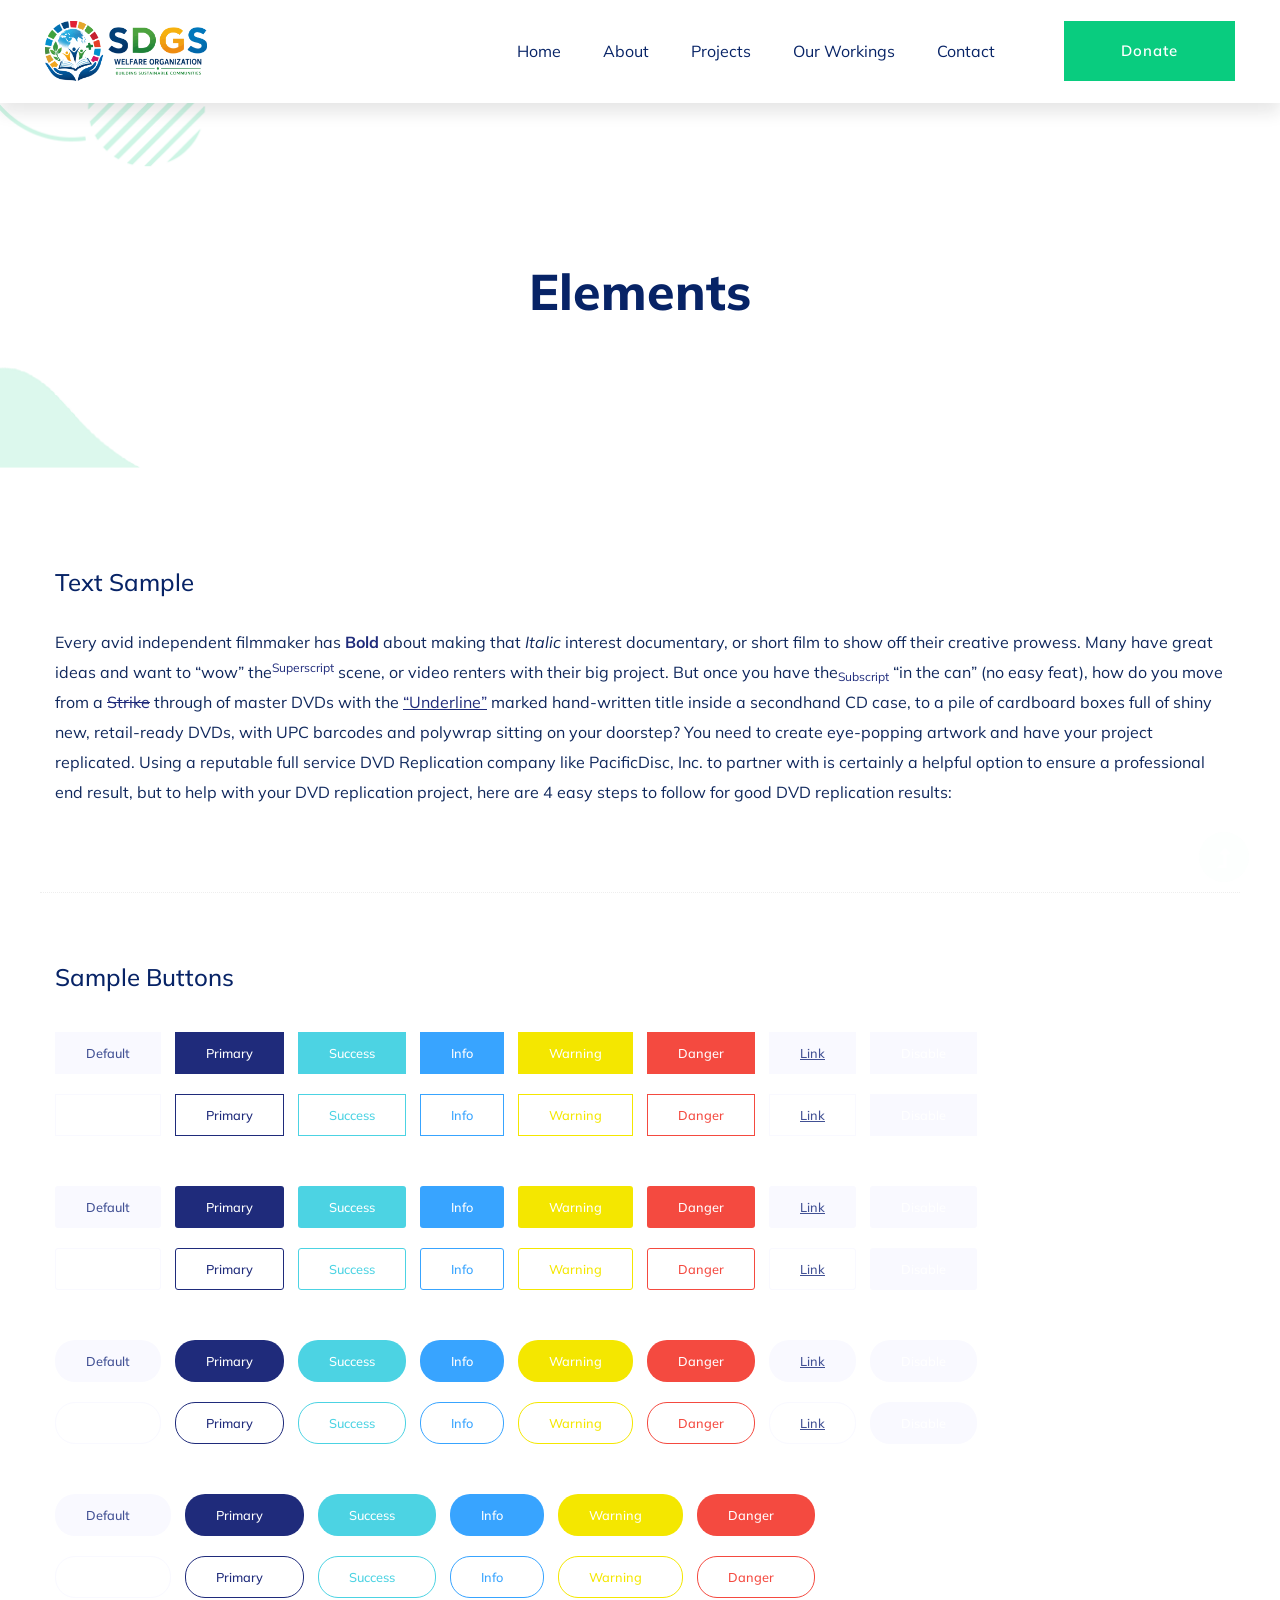
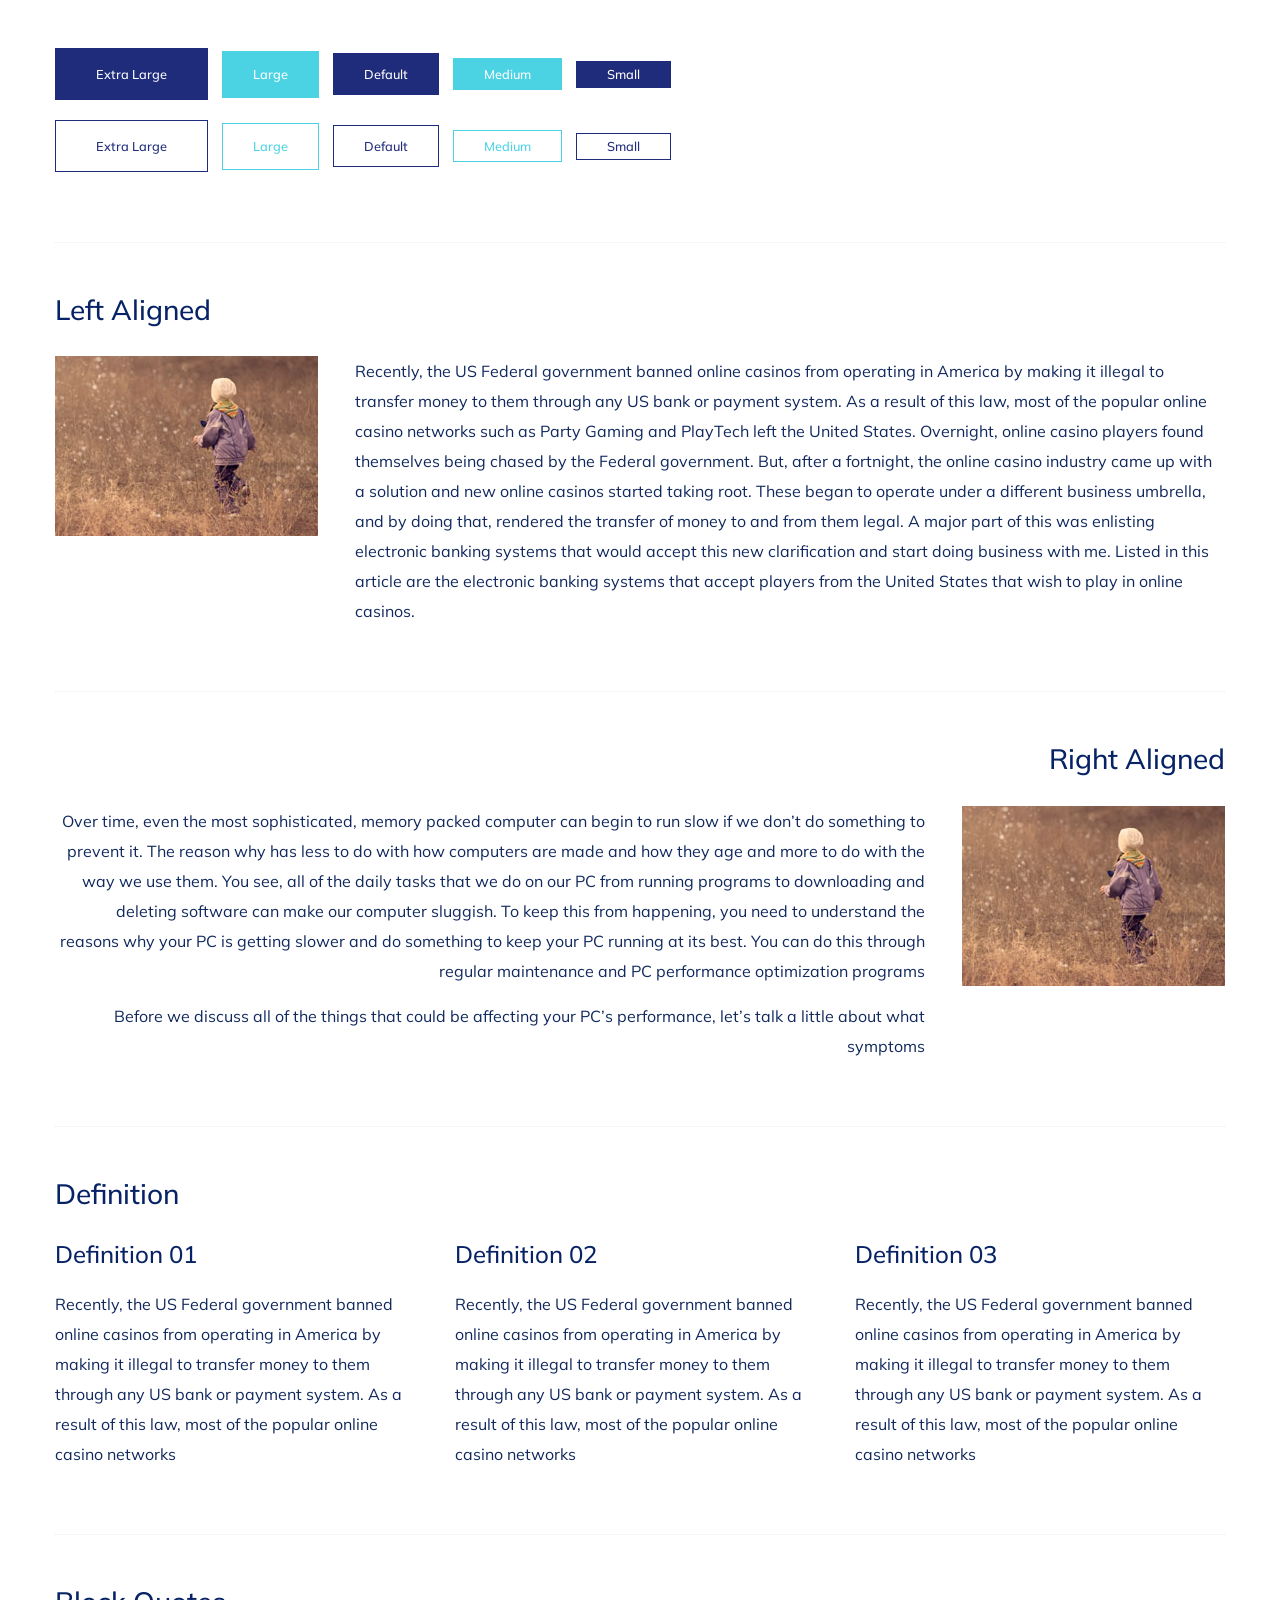
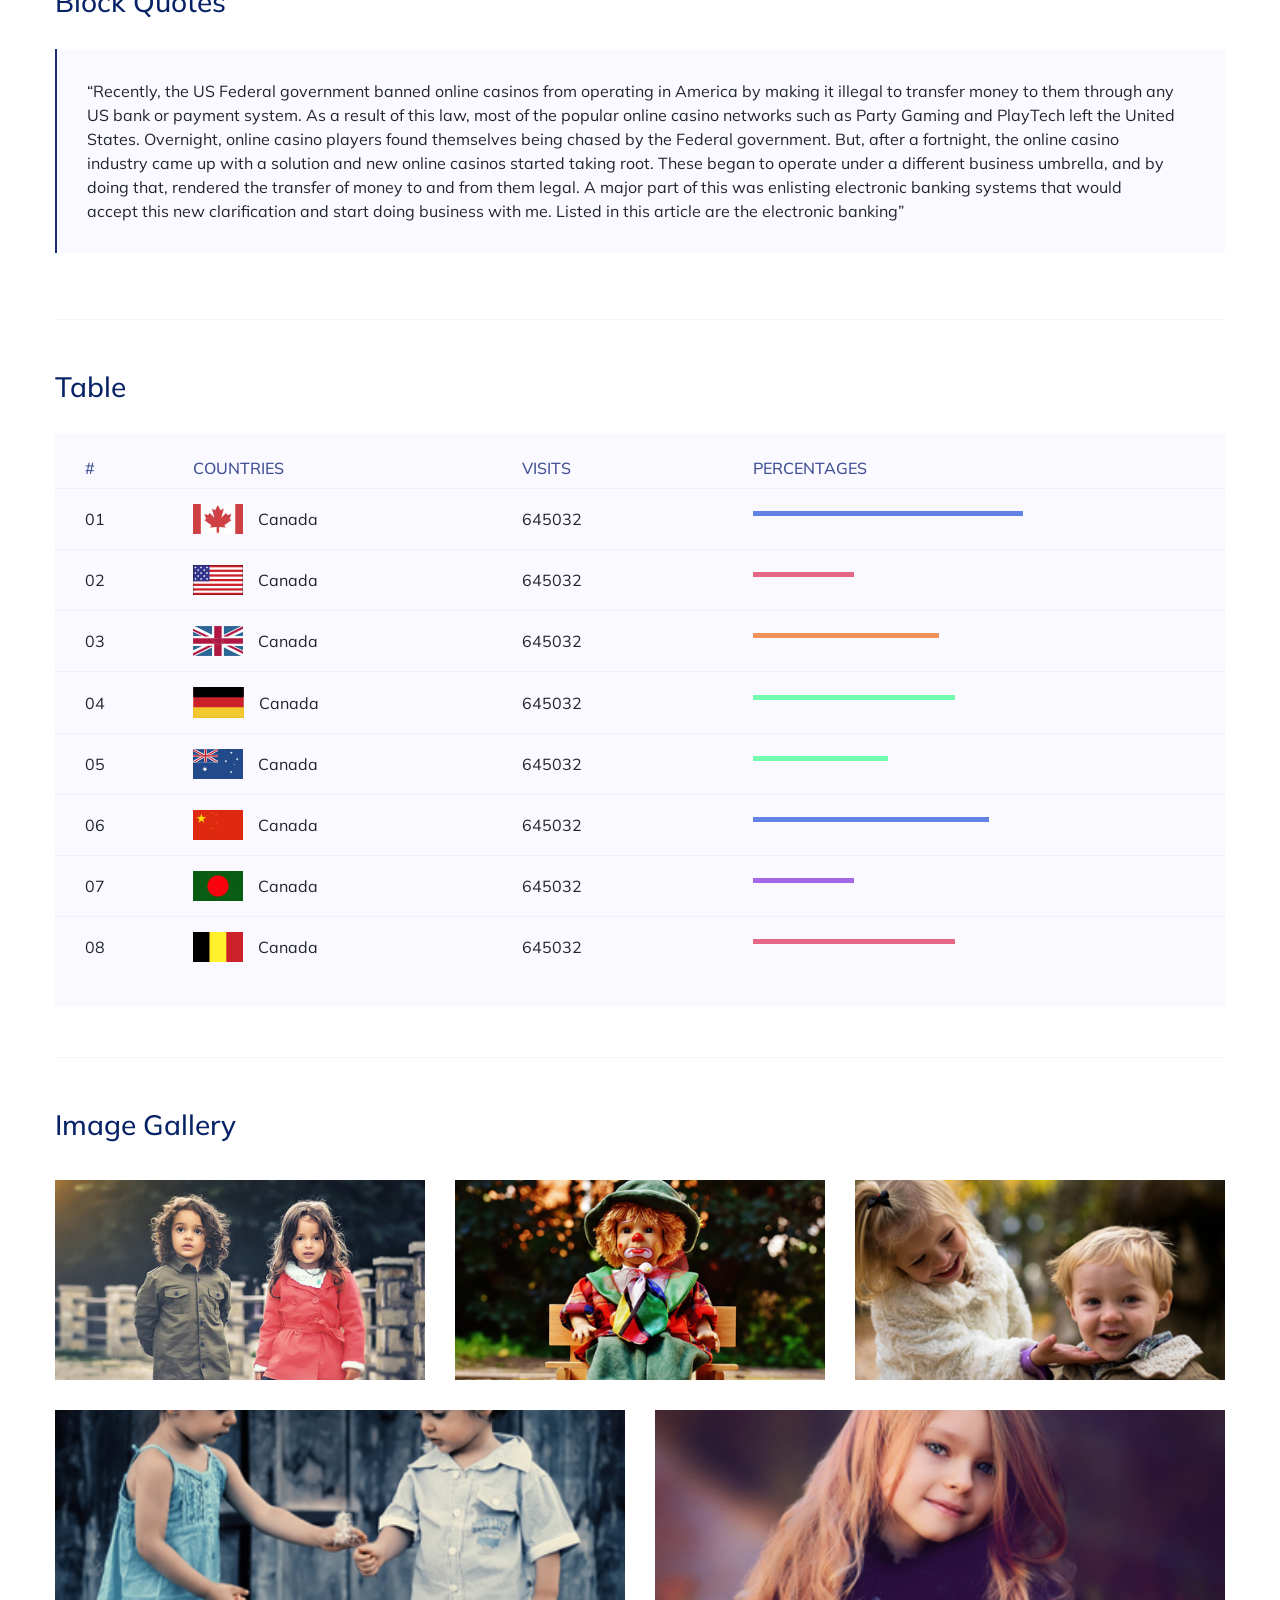
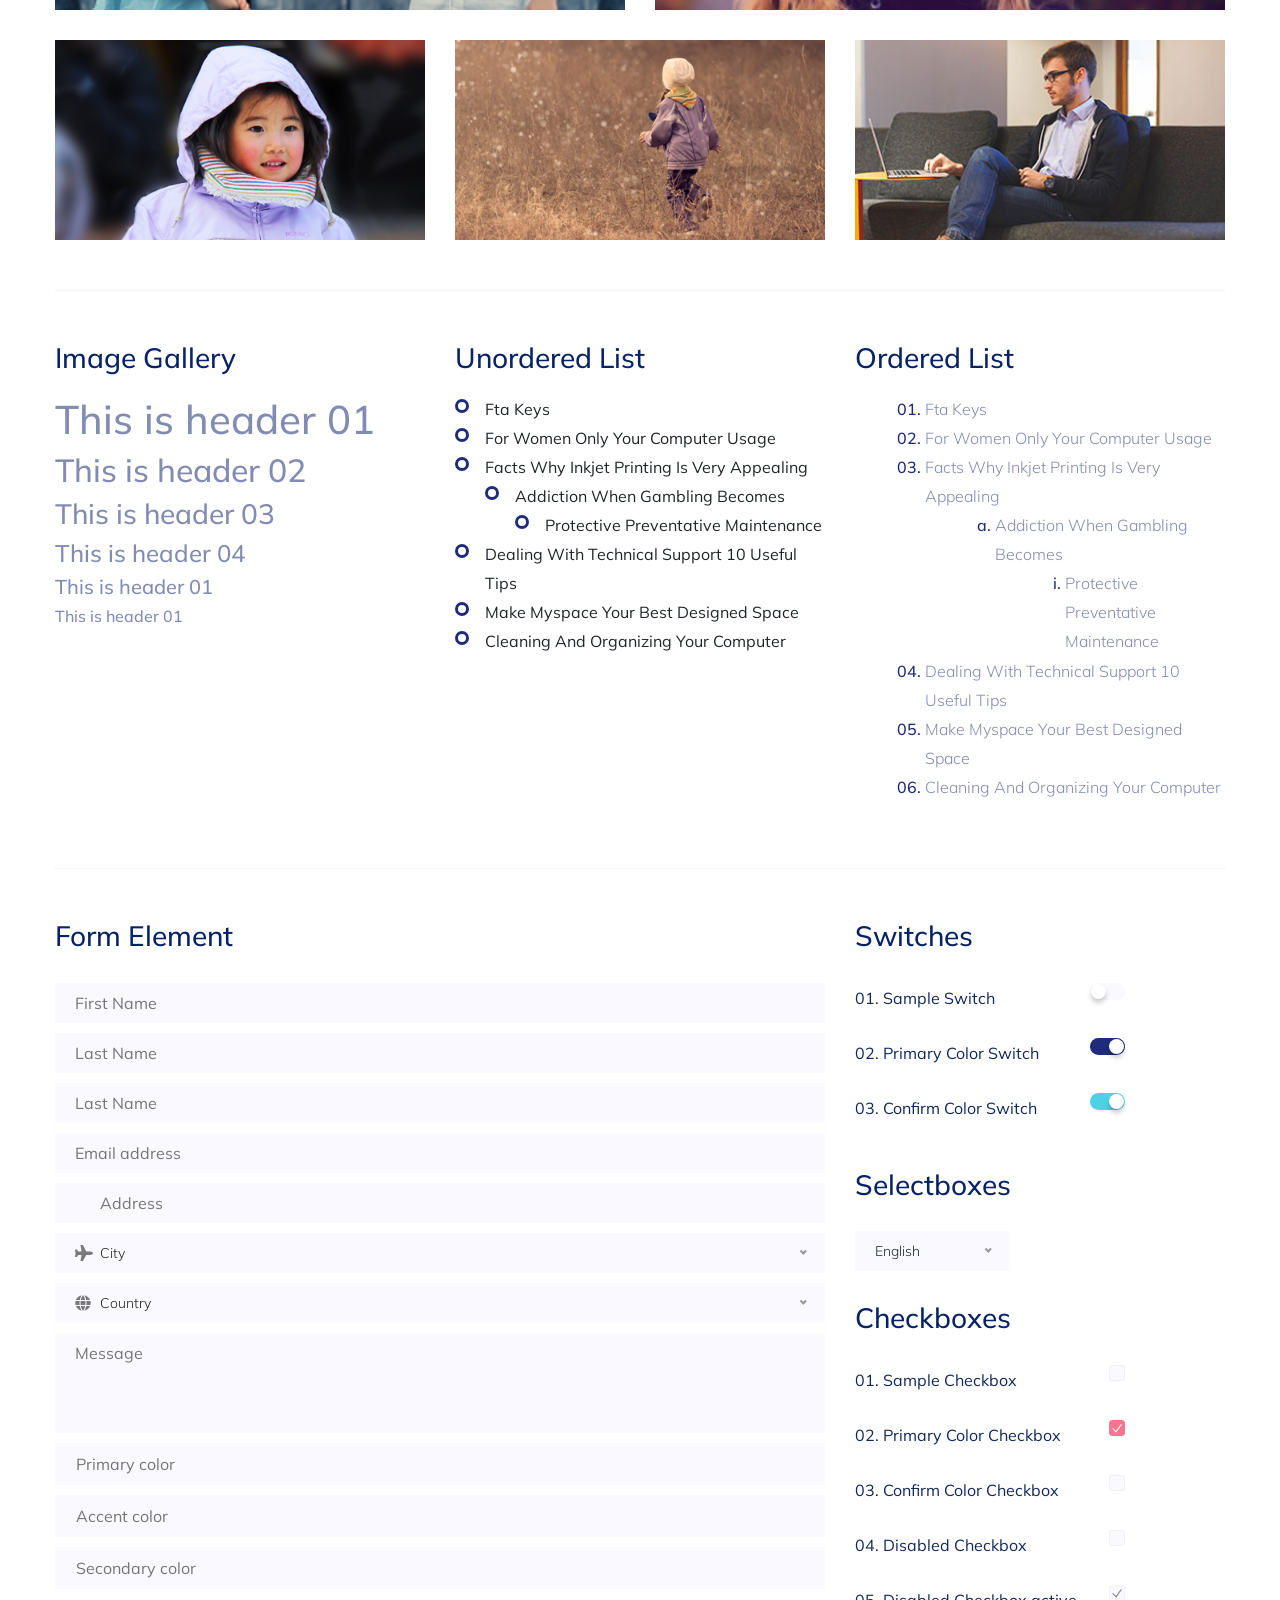
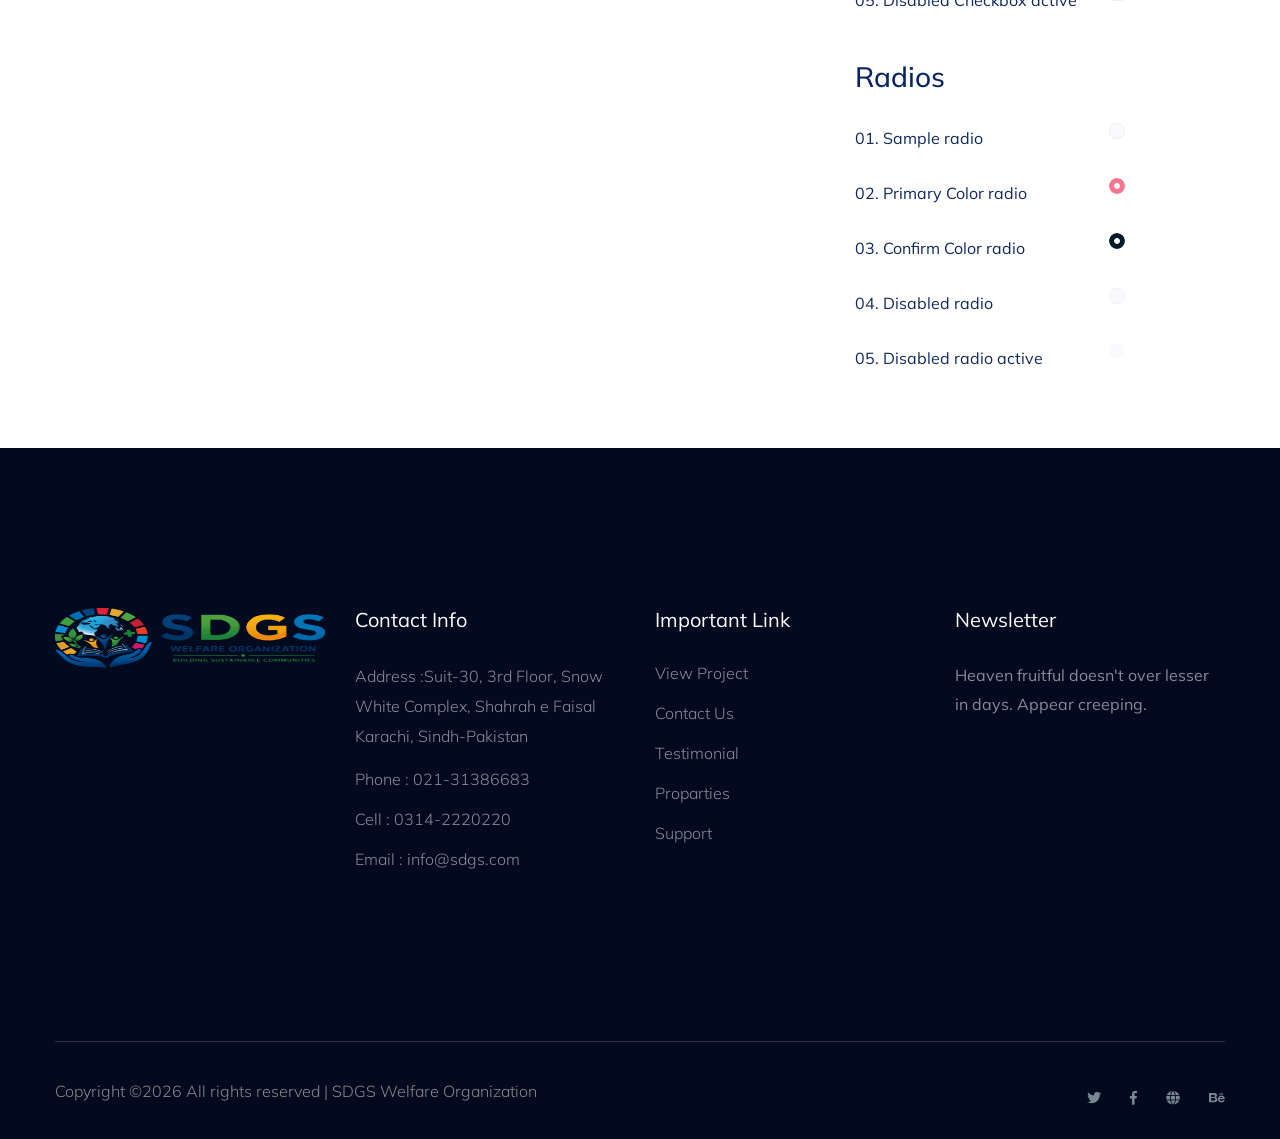
<file: elements.html>
<!doctype html>
<html class="no-js" lang="zxx">
<head>
	<meta charset="utf-8">
	<meta http-equiv="x-ua-compatible" content="ie=edge">
	<title> Charity | Teamplate</title>
	<meta name="description" content="">
	<meta name="viewport" content="width=device-width, initial-scale=1">
	<link rel="shortcut icon" type="image/x-icon" href="assets/img/favicon.ico">

 	<!-- CSS here -->
	<link rel="stylesheet" href="assets/css/bootstrap.min.css">
	<link rel="stylesheet" href="assets/css/owl.carousel.min.css">
	<link rel="stylesheet" href="assets/css/slicknav.css">
	<link rel="stylesheet" href="assets/css/animate.min.css">
	<link rel="stylesheet" href="assets/css/hamburgers.min.css">
	<link rel="stylesheet" href="assets/css/magnific-popup.css">
	<link rel="stylesheet" href="assets/css/fontawesome-all.min.css">
	<link rel="stylesheet" href="assets/css/themify-icons.css">
	<link rel="stylesheet" href="assets/css/slick.css">
	<link rel="stylesheet" href="assets/css/nice-select.css">
	<link rel="stylesheet" href="assets/css/style.css">
</head>
<body>
    <!--? Preloader Start -->
    <div id="preloader-active">
        <div class="preloader d-flex align-items-center justify-content-center">
            <div class="preloader-inner position-relative">
                <div class="preloader-circle"></div>
                <div class="preloader-img pere-text">
                   <img src="assets/img/logo/SDGS-logo-portrait.png" alt="">
                </div>
            </div>
        </div>
    </div>
    <!-- Preloader Start -->
    <header>
        <!-- Header Start -->
        <div class="header-area">
            <div class="main-header ">
                <!-- <div class="header-top d-none d-lg-block">
                    <div class="container-fluid">
                        <div class="col-xl-12">
                            <div class="row d-flex justify-content-between align-items-center">
                                <div class="header-info-left d-flex">
                                    <ul>     
                                        <li>Phone: +99 (0) 101 0000 888</li>
                                        <li>Email: noreply@yourdomain.com</li>
                                    </ul>
                                    <div class="header-social">    
                                        <ul>
                                            <li><a href="#"><i class="fab fa-twitter"></i></a></li>
                                            <li><a  href="https://www.facebook.com/sai4ull"><i class="fab fa-facebook-f"></i></a></li>
                                            <li><a href="#"><i class="fab fa-linkedin-in"></i></a></li>
                                            <li> <a href="#"><i class="fab fa-google-plus-g"></i></a></li>
                                        </ul>
                                    </div>
                                </div>
                                <div class="header-info-right d-flex align-items-center">
                                    <div class="select-this">
                                        <form action="#">
                                            <div class="select-itms">
                                                <select name="select" id="select1">
                                                    <option value="">English</option>
                                                    <option value="">Bangla</option>
                                                    <option value="">Arabic</option>
                                                    <option value="">Hindi</option>
                                                </select>
                                            </div>
                                        </form>
                                    </div>
                                    <ul class="contact-now">     
                                        <li><a href="#">Subscribe Now</a></li>
                                    </ul>
                                </div>
                            </div>
                        </div>
                    </div>
                </div> -->
                <div class="header-bottom  header-sticky">
                    <div class="container-fluid">
                        <div class="row align-items-center">
                            <!-- Logo -->
                            <div class="col-xl-2 col-lg-2">
                                <div class="logo">
                                    <a href="index.html"><img src="assets/img/logo/SDGS-logo-landscape.png" alt=""></a>
                                </div>
                            </div>
                            <div class="col-xl-10 col-lg-10">
                                <div class="menu-wrapper  d-flex align-items-center justify-content-end">
                                    <!-- Main-menu -->
                                    <div class="main-menu d-none d-lg-block">
                                        <nav>
                                            <ul id="navigation">                                                                                          
                                                <li><a href="index.html">Home</a></li>
                                                <li><a href="about.html">About</a></li>
                                                <li><a href="projects.html">Projects</a></li>
                                                <li><a href="our-workings.html">Our Workings</a></li>
                                                <!-- <li><a href="blog.html">Blog</a>
                                                    <ul class="submenu">
                                                        <li><a href="blog.html">Blog</a></li>
                                                        <li><a href="blog_details.html">Blog Details</a></li>
                                                        <li><a href="elements.html">Element</a></li>
                                                    </ul>
                                                </li> -->
                                                <li><a href="contact.html">Contact</a></li>
                                            </ul>
                                        </nav>
                                    </div>
                                    <!-- Header-btn -->
                                    <div class="header-right-btn d-none d-lg-block ml-20">
                                        <a href="contact.html" class="btn header-btn">Donate</a>
                                    </div>
                                </div>
                            </div> 
                            <!-- Mobile Menu -->
                            <div class="col-12">
                                <div class="mobile_menu d-block d-lg-none"></div>
                            </div>
                        </div>
                    </div>
                </div>
            </div>
        </div>
        <!-- Header End -->
    </header>
	<main>
        <!--? Hero Start -->
        <div class="slider-area2">
            <div class="slider-height2 d-flex align-items-center">
                <div class="container">
                    <div class="row">
                        <div class="col-xl-12">
                            <div class="hero-cap hero-cap2 pt-20 text-center">
                                <h2>Elements</h2>
                            </div>
                        </div>
                    </div>
                </div>
            </div>
        </div>
        <!-- Hero End -->
		<!--? Start Sample Area -->
		<section class="sample-text-area">
			<div class="container box_1170">
				<h3 class="text-heading">Text Sample</h3>
				<p class="sample-text">
					Every avid independent filmmaker has <b>Bold</b> about making that <i>Italic</i> interest documentary,
					or short
					film to show off their creative prowess. Many have great ideas and want to “wow”
					the<sup>Superscript</sup> scene,
					or video renters with their big project. But once you have the<sub>Subscript</sub> “in the can” (no easy
					feat), how
					do you move from a <del>Strike</del> through of master DVDs with the <u>“Underline”</u> marked
					hand-written title
					inside a secondhand CD case, to a pile of cardboard boxes full of shiny new, retail-ready DVDs, with UPC
					barcodes
					and polywrap sitting on your doorstep? You need to create eye-popping artwork and have your project
					replicated.
					Using a reputable full service DVD Replication company like PacificDisc, Inc. to partner with is
					certainly a
					helpful option to ensure a professional end result, but to help with your DVD replication project, here
					are 4 easy
					steps to follow for good DVD replication results:
	
				</p>
			</div>
		</section>
		<!-- End Sample Area -->
		<!--? Start Button -->
		<section class="button-area">
			<div class="container box_1170 border-top-generic">
				<h3 class="text-heading">Sample Buttons</h3>
				<div class="button-group-area">
					<a href="#" class="genric-btn default">Default</a>
					<a href="#" class="genric-btn primary">Primary</a>
					<a href="#" class="genric-btn success">Success</a>
					<a href="#" class="genric-btn info">Info</a>
					<a href="#" class="genric-btn warning">Warning</a>
					<a href="#" class="genric-btn danger">Danger</a>
					<a href="#" class="genric-btn link">Link</a>
					<a href="#" class="genric-btn disable">Disable</a>
				</div>
				<div class="button-group-area mt-10">
					<a href="#" class="genric-btn default-border">Default</a>
					<a href="#" class="genric-btn primary-border">Primary</a>
					<a href="#" class="genric-btn success-border">Success</a>
					<a href="#" class="genric-btn info-border">Info</a>
					<a href="#" class="genric-btn warning-border">Warning</a>
					<a href="#" class="genric-btn danger-border">Danger</a>
					<a href="#" class="genric-btn link-border">Link</a>
					<a href="#" class="genric-btn disable">Disable</a>
				</div>
				<div class="button-group-area mt-40">
					<a href="#" class="genric-btn default radius">Default</a>
					<a href="#" class="genric-btn primary radius">Primary</a>
					<a href="#" class="genric-btn success radius">Success</a>
					<a href="#" class="genric-btn info radius">Info</a>
					<a href="#" class="genric-btn warning radius">Warning</a>
					<a href="#" class="genric-btn danger radius">Danger</a>
					<a href="#" class="genric-btn link radius">Link</a>
					<a href="#" class="genric-btn disable radius">Disable</a>
				</div>
				<div class="button-group-area mt-10">
					<a href="#" class="genric-btn default-border radius">Default</a>
					<a href="#" class="genric-btn primary-border radius">Primary</a>
					<a href="#" class="genric-btn success-border radius">Success</a>
					<a href="#" class="genric-btn info-border radius">Info</a>
					<a href="#" class="genric-btn warning-border radius">Warning</a>
					<a href="#" class="genric-btn danger-border radius">Danger</a>
					<a href="#" class="genric-btn link-border radius">Link</a>
					<a href="#" class="genric-btn disable radius">Disable</a>
				</div>
				<div class="button-group-area mt-40">
					<a href="#" class="genric-btn default circle">Default</a>
					<a href="#" class="genric-btn primary circle">Primary</a>
					<a href="#" class="genric-btn success circle">Success</a>
					<a href="#" class="genric-btn info circle">Info</a>
					<a href="#" class="genric-btn warning circle">Warning</a>
					<a href="#" class="genric-btn danger circle">Danger</a>
					<a href="#" class="genric-btn link circle">Link</a>
					<a href="#" class="genric-btn disable circle">Disable</a>
				</div>
				<div class="button-group-area mt-10">
					<a href="#" class="genric-btn default-border circle">Default</a>
					<a href="#" class="genric-btn primary-border circle">Primary</a>
					<a href="#" class="genric-btn success-border circle">Success</a>
					<a href="#" class="genric-btn info-border circle">Info</a>
					<a href="#" class="genric-btn warning-border circle">Warning</a>
					<a href="#" class="genric-btn danger-border circle">Danger</a>
					<a href="#" class="genric-btn link-border circle">Link</a>
					<a href="#" class="genric-btn disable circle">Disable</a>
				</div>
				<div class="button-group-area mt-40">
					<a href="#" class="genric-btn default circle arrow">Default<span class="lnr lnr-arrow-right"></span></a>
					<a href="#" class="genric-btn primary circle arrow">Primary<span class="lnr lnr-arrow-right"></span></a>
					<a href="#" class="genric-btn success circle arrow">Success<span class="lnr lnr-arrow-right"></span></a>
					<a href="#" class="genric-btn info circle arrow">Info<span class="lnr lnr-arrow-right"></span></a>
					<a href="#" class="genric-btn warning circle arrow">Warning<span class="lnr lnr-arrow-right"></span></a>
					<a href="#" class="genric-btn danger circle arrow">Danger<span class="lnr lnr-arrow-right"></span></a>
				</div>
				<div class="button-group-area mt-10">
					<a href="#" class="genric-btn default-border circle arrow">Default<span
							class="lnr lnr-arrow-right"></span></a>
					<a href="#" class="genric-btn primary-border circle arrow">Primary<span
							class="lnr lnr-arrow-right"></span></a>
					<a href="#" class="genric-btn success-border circle arrow">Success<span
							class="lnr lnr-arrow-right"></span></a>
					<a href="#" class="genric-btn info-border circle arrow">Info<span
							class="lnr lnr-arrow-right"></span></a>
					<a href="#" class="genric-btn warning-border circle arrow">Warning<span
							class="lnr lnr-arrow-right"></span></a>
					<a href="#" class="genric-btn danger-border circle arrow">Danger<span
							class="lnr lnr-arrow-right"></span></a>
				</div>
				<div class="button-group-area mt-40">
					<a href="#" class="genric-btn primary e-large">Extra Large</a>
					<a href="#" class="genric-btn success large">Large</a>
					<a href="#" class="genric-btn primary">Default</a>
					<a href="#" class="genric-btn success medium">Medium</a>
					<a href="#" class="genric-btn primary small">Small</a>
				</div>
				<div class="button-group-area mt-10">
					<a href="#" class="genric-btn primary-border e-large">Extra Large</a>
					<a href="#" class="genric-btn success-border large">Large</a>
					<a href="#" class="genric-btn primary-border">Default</a>
					<a href="#" class="genric-btn success-border medium">Medium</a>
					<a href="#" class="genric-btn primary-border small">Small</a>
				</div>
			</div>
		</section>
		<!-- End Button -->
		<!--? Start Align Area -->
		<div class="whole-wrap">
			<div class="container box_1170">
				<div class="section-top-border">
					<h3 class="mb-30">Left Aligned</h3>
					<div class="row">
						<div class="col-md-3">
							<img src="assets/img/elements/d.jpg" alt="" class="img-fluid">
						</div>
						<div class="col-md-9 mt-sm-20">
							<p>Recently, the US Federal government banned online casinos from operating in America by making
								it illegal to
								transfer money to them through any US bank or payment system. As a result of this law, most
								of the popular
								online casino networks such as Party Gaming and PlayTech left the United States. Overnight,
								online casino
								players found themselves being chased by the Federal government. But, after a fortnight, the
								online casino
								industry came up with a solution and new online casinos started taking root. These began to
								operate under a
								different business umbrella, and by doing that, rendered the transfer of money to and from
								them legal. A major
								part of this was enlisting electronic banking systems that would accept this new
								clarification and start doing
								business with me. Listed in this article are the electronic banking systems that accept
								players from the United
								States that wish to play in online casinos.</p>
						</div>
					</div>
				</div>
				<div class="section-top-border text-right">
					<h3 class="mb-30">Right Aligned</h3>
					<div class="row">
						<div class="col-md-9">
							<p class="text-right">Over time, even the most sophisticated, memory packed computer can begin
								to run slow if we
								don’t do something to prevent it. The reason why has less to do with how computers are made
								and how they age and
								more to do with the way we use them. You see, all of the daily tasks that we do on our PC
								from running programs
								to downloading and deleting software can make our computer sluggish. To keep this from
								happening, you need to
								understand the reasons why your PC is getting slower and do something to keep your PC
								running at its best. You
								can do this through regular maintenance and PC performance optimization programs</p>
							<p class="text-right">Before we discuss all of the things that could be affecting your PC’s
								performance, let’s
								talk a little about what symptoms</p>
						</div>
						<div class="col-md-3">
							<img src="assets/img/elements/d.jpg" alt="" class="img-fluid">
						</div>
					</div>
				</div>
				<div class="section-top-border">
					<h3 class="mb-30">Definition</h3>
					<div class="row">
						<div class="col-md-4">
							<div class="single-defination">
								<h4 class="mb-20">Definition 01</h4>
								<p>Recently, the US Federal government banned online casinos from operating in America by
									making it illegal to
									transfer money to them through any US bank or payment system. As a result of this law,
									most of the popular
									online casino networks</p>
							</div>
						</div>
						<div class="col-md-4">
							<div class="single-defination">
								<h4 class="mb-20">Definition 02</h4>
								<p>Recently, the US Federal government banned online casinos from operating in America by
									making it illegal to
									transfer money to them through any US bank or payment system. As a result of this law,
									most of the popular
									online casino networks</p>
							</div>
						</div>
						<div class="col-md-4">
							<div class="single-defination">
								<h4 class="mb-20">Definition 03</h4>
								<p>Recently, the US Federal government banned online casinos from operating in America by
									making it illegal to
									transfer money to them through any US bank or payment system. As a result of this law,
									most of the popular
									online casino networks</p>
							</div>
						</div>
					</div>
				</div>
				<div class="section-top-border">
					<h3 class="mb-30">Block Quotes</h3>
					<div class="row">
						<div class="col-lg-12">
							<blockquote class="generic-blockquote">
								“Recently, the US Federal government banned online casinos from operating in America by
								making it illegal to
								transfer money to them through any US bank or payment system. As a result of this law, most
								of the popular
								online casino networks such as Party Gaming and PlayTech left the United States. Overnight,
								online casino
								players found themselves being chased by the Federal government. But, after a fortnight, the
								online casino
								industry came up with a solution and new online casinos started taking root. These began to
								operate under a
								different business umbrella, and by doing that, rendered the transfer of money to and from
								them legal. A major
								part of this was enlisting electronic banking systems that would accept this new
								clarification and start doing
								business with me. Listed in this article are the electronic banking”
							</blockquote>
						</div>
					</div>
				</div>
				<div class="section-top-border">
					<h3 class="mb-30">Table</h3>
					<div class="progress-table-wrap">
						<div class="progress-table">
							<div class="table-head">
								<div class="serial">#</div>
								<div class="country">Countries</div>
								<div class="visit">Visits</div>
								<div class="percentage">Percentages</div>
							</div>
							<div class="table-row">
								<div class="serial">01</div>
								<div class="country"> <img src="assets/img/elements/f1.jpg" alt="flag">Canada</div>
								<div class="visit">645032</div>
								<div class="percentage">
									<div class="progress">
										<div class="progress-bar color-1" role="progressbar" style="width: 80%"
											aria-valuenow="80" aria-valuemin="0" aria-valuemax="100"></div>
									</div>
								</div>
							</div>
							<div class="table-row">
								<div class="serial">02</div>
								<div class="country"> <img src="assets/img/elements/f2.jpg" alt="flag">Canada</div>
								<div class="visit">645032</div>
								<div class="percentage">
									<div class="progress">
										<div class="progress-bar color-2" role="progressbar" style="width: 30%"
											aria-valuenow="30" aria-valuemin="0" aria-valuemax="100"></div>
									</div>
								</div>
							</div>
							<div class="table-row">
								<div class="serial">03</div>
								<div class="country"> <img src="assets/img/elements/f3.jpg" alt="flag">Canada</div>
								<div class="visit">645032</div>
								<div class="percentage">
									<div class="progress">
										<div class="progress-bar color-3" role="progressbar" style="width: 55%"
											aria-valuenow="55" aria-valuemin="0" aria-valuemax="100"></div>
									</div>
								</div>
							</div>
							<div class="table-row">
								<div class="serial">04</div>
								<div class="country"> <img src="assets/img/elements/f4.jpg" alt="flag">Canada</div>
								<div class="visit">645032</div>
								<div class="percentage">
									<div class="progress">
										<div class="progress-bar color-4" role="progressbar" style="width: 60%"
											aria-valuenow="60" aria-valuemin="0" aria-valuemax="100"></div>
									</div>
								</div>
							</div>
							<div class="table-row">
								<div class="serial">05</div>
								<div class="country"> <img src="assets/img/elements/f5.jpg" alt="flag">Canada</div>
								<div class="visit">645032</div>
								<div class="percentage">
									<div class="progress">
										<div class="progress-bar color-5" role="progressbar" style="width: 40%"
											aria-valuenow="40" aria-valuemin="0" aria-valuemax="100"></div>
									</div>
								</div>
							</div>
							<div class="table-row">
								<div class="serial">06</div>
								<div class="country"> <img src="assets/img/elements/f6.jpg" alt="flag">Canada</div>
								<div class="visit">645032</div>
								<div class="percentage">
									<div class="progress">
										<div class="progress-bar color-6" role="progressbar" style="width: 70%"
											aria-valuenow="70" aria-valuemin="0" aria-valuemax="100"></div>
									</div>
								</div>
							</div>
							<div class="table-row">
								<div class="serial">07</div>
								<div class="country"> <img src="assets/img/elements/f7.jpg" alt="flag">Canada</div>
								<div class="visit">645032</div>
								<div class="percentage">
									<div class="progress">
										<div class="progress-bar color-7" role="progressbar" style="width: 30%"
											aria-valuenow="30" aria-valuemin="0" aria-valuemax="100"></div>
									</div>
								</div>
							</div>
							<div class="table-row">
								<div class="serial">08</div>
								<div class="country"> <img src="assets/img/elements/f8.jpg" alt="flag">Canada</div>
								<div class="visit">645032</div>
								<div class="percentage">
									<div class="progress">
										<div class="progress-bar color-8" role="progressbar" style="width: 60%"
											aria-valuenow="60" aria-valuemin="0" aria-valuemax="100"></div>
									</div>
								</div>
							</div>
						</div>
					</div>
				</div>
				<div class="section-top-border">
					<h3>Image Gallery</h3>
					<div class="row gallery-item">
						<div class="col-md-4">
							<a href="assets/img/elements/g1.jpg" class="img-pop-up">
								<div class="single-gallery-image" style="background: url(assets/img/elements/g1.jpg);"></div>
							</a>
						</div>
						<div class="col-md-4">
							<a href="assets/img/elements/g2.jpg" class="img-pop-up">
								<div class="single-gallery-image" style="background: url(assets/img/elements/g2.jpg);"></div>
							</a>
						</div>
						<div class="col-md-4">
							<a href="assets/img/elements/g3.jpg" class="img-pop-up">
								<div class="single-gallery-image" style="background: url(assets/img/elements/g3.jpg);"></div>
							</a>
						</div>
						<div class="col-md-6">
							<a href="assets/img/elements/g4.jpg" class="img-pop-up">
								<div class="single-gallery-image" style="background: url(assets/img/elements/g4.jpg);"></div>
							</a>
						</div>
						<div class="col-md-6">
							<a href="assets/img/elements/g5.jpg" class="img-pop-up">
								<div class="single-gallery-image" style="background: url(assets/img/elements/g5.jpg);"></div>
							</a>
						</div>
						<div class="col-md-4">
							<a href="assets/img/elements/g6.jpg" class="img-pop-up">
								<div class="single-gallery-image" style="background: url(assets/img/elements/g6.jpg);"></div>
							</a>
						</div>
						<div class="col-md-4">
							<a href="assets/img/elements/g7.jpg" class="img-pop-up">
								<div class="single-gallery-image" style="background: url(assets/img/elements/g7.jpg);"></div>
							</a>
						</div>
						<div class="col-md-4">
							<a href="assets/img/elements/g8.jpg" class="img-pop-up">
								<div class="single-gallery-image" style="background: url(assets/img/elements/g8.jpg);"></div>
							</a>
						</div>
					</div>
				</div>
				<div class="section-top-border">
					<div class="row">
						<div class="col-md-4">
							<h3 class="mb-20">Image Gallery</h3>
							<div class="typography">
								<h1>This is header 01</h1>
								<h2>This is header 02</h2>
								<h3>This is header 03</h3>
								<h4>This is header 04</h4>
								<h5>This is header 01</h5>
								<h6>This is header 01</h6>
							</div>
						</div>
						<div class="col-md-4 mt-sm-30">
							<h3 class="mb-20">Unordered List</h3>
							<div class="">
								<ul class="unordered-list">
									<li>Fta Keys</li>
									<li>For Women Only Your Computer Usage</li>
									<li>Facts Why Inkjet Printing Is Very Appealing
										<ul>
											<li>Addiction When Gambling Becomes
												<ul>
													<li>Protective Preventative Maintenance</li>
												</ul>
											</li>
										</ul>
									</li>
									<li>Dealing With Technical Support 10 Useful Tips</li>
									<li>Make Myspace Your Best Designed Space</li>
									<li>Cleaning And Organizing Your Computer</li>
								</ul>
							</div>
						</div>
						<div class="col-md-4 mt-sm-30">
							<h3 class="mb-20">Ordered List</h3>
							<div class="">
								<ol class="ordered-list">
									<li><span>Fta Keys</span></li>
									<li><span>For Women Only Your Computer Usage</span></li>
									<li><span>Facts Why Inkjet Printing Is Very Appealing</span>
										<ol class="ordered-list-alpha">
											<li><span>Addiction When Gambling Becomes</span>
												<ol class="ordered-list-roman">
													<li><span>Protective Preventative Maintenance</span></li>
												</ol>
											</li>
										</ol>
									</li>
									<li><span>Dealing With Technical Support 10 Useful Tips</span></li>
									<li><span>Make Myspace Your Best Designed Space</span></li>
									<li><span>Cleaning And Organizing Your Computer</span></li>
								</ol>
							</div>
						</div>
					</div>
				</div>
				<div class="section-top-border">
					<div class="row">
						<div class="col-lg-8 col-md-8">
							<h3 class="mb-30">Form Element</h3>
							<form action="#">
								<div class="mt-10">
									<input type="text" name="first_name" placeholder="First Name"
										onfocus="this.placeholder = ''" onblur="this.placeholder = 'First Name'" required
										class="single-input">
								</div>
								<div class="mt-10">
									<input type="text" name="last_name" placeholder="Last Name"
										onfocus="this.placeholder = ''" onblur="this.placeholder = 'Last Name'" required
										class="single-input">
								</div>
								<div class="mt-10">
									<input type="text" name="last_name" placeholder="Last Name"
										onfocus="this.placeholder = ''" onblur="this.placeholder = 'Last Name'" required
										class="single-input">
								</div>
								<div class="mt-10">
									<input type="email" name="EMAIL" placeholder="Email address"
										onfocus="this.placeholder = ''" onblur="this.placeholder = 'Email address'" required
										class="single-input">
								</div>
								<div class="input-group-icon mt-10">
									<div class="icon"><i class="fa fa-thumb-tack" aria-hidden="true"></i></div>
									<input type="text" name="address" placeholder="Address" onfocus="this.placeholder = ''"
										onblur="this.placeholder = 'Address'" required class="single-input">
								</div>
								<div class="input-group-icon mt-10">
									<div class="icon"><i class="fa fa-plane" aria-hidden="true"></i></div>
									<div class="form-select" id="default-select"">
												<select>
													<option value=" 1">City</option>
										<option value="1">Dhaka</option>
										<option value="1">Dilli</option>
										<option value="1">Newyork</option>
										<option value="1">Islamabad</option>
										</select>
									</div>
								</div>
								<div class="input-group-icon mt-10">
									<div class="icon"><i class="fa fa-globe" aria-hidden="true"></i></div>
									<div class="form-select" id="default-select"">
												<select>
													<option value=" 1">Country</option>
										<option value="1">Bangladesh</option>
										<option value="1">India</option>
										<option value="1">England</option>
										<option value="1">Srilanka</option>
										</select>
									</div>
								</div>
	
								<div class="mt-10">
									<textarea class="single-textarea" placeholder="Message" onfocus="this.placeholder = ''"
										onblur="this.placeholder = 'Message'" required></textarea>
								</div>
								<div class="mt-10">
									<input type="text" name="first_name" placeholder="Primary color"
										onfocus="this.placeholder = ''" onblur="this.placeholder = 'Primary color'" required
										class="single-input-primary">
								</div>
								<div class="mt-10">
									<input type="text" name="first_name" placeholder="Accent color"
										onfocus="this.placeholder = ''" onblur="this.placeholder = 'Accent color'" required
										class="single-input-accent">
								</div>
								<div class="mt-10">
									<input type="text" name="first_name" placeholder="Secondary color"
										onfocus="this.placeholder = ''" onblur="this.placeholder = 'Secondary color'"
										required class="single-input-secondary">
								</div>
							</form>
						</div>
						<div class="col-lg-3 col-md-4 mt-sm-30">
							<div class="single-element-widget">
								<h3 class="mb-30">Switches</h3>
								<div class="switch-wrap d-flex justify-content-between">
									<p>01. Sample Switch</p>
									<div class="primary-switch">
										<input type="checkbox" id="default-switch">
										<label for="default-switch"></label>
									</div>
								</div>
								<div class="switch-wrap d-flex justify-content-between">
									<p>02. Primary Color Switch</p>
									<div class="primary-switch">
										<input type="checkbox" id="primary-switch" checked>
										<label for="primary-switch"></label>
									</div>
								</div>
								<div class="switch-wrap d-flex justify-content-between">
									<p>03. Confirm Color Switch</p>
									<div class="confirm-switch">
										<input type="checkbox" id="confirm-switch" checked>
										<label for="confirm-switch"></label>
									</div>
								</div>
							</div>
							<div class="single-element-widget mt-30">
								<h3 class="mb-30">Selectboxes</h3>
								<div class="default-select" id="default-select"">
											<select>
												<option value=" 1">English</option>
									<option value="1">Spanish</option>
									<option value="1">Arabic</option>
									<option value="1">Portuguise</option>
									<option value="1">Bengali</option>
									</select>
								</div>
							</div>
							<div class="single-element-widget mt-30">
								<h3 class="mb-30">Checkboxes</h3>
								<div class="switch-wrap d-flex justify-content-between">
									<p>01. Sample Checkbox</p>
									<div class="primary-checkbox">
										<input type="checkbox" id="default-checkbox">
										<label for="default-checkbox"></label>
									</div>
								</div>
								<div class="switch-wrap d-flex justify-content-between">
									<p>02. Primary Color Checkbox</p>
									<div class="primary-checkbox">
										<input type="checkbox" id="primary-checkbox" checked>
										<label for="primary-checkbox"></label>
									</div>
								</div>
								<div class="switch-wrap d-flex justify-content-between">
									<p>03. Confirm Color Checkbox</p>
									<div class="confirm-checkbox">
										<input type="checkbox" id="confirm-checkbox">
										<label for="confirm-checkbox"></label>
									</div>
								</div>
								<div class="switch-wrap d-flex justify-content-between">
									<p>04. Disabled Checkbox</p>
									<div class="disabled-checkbox">
										<input type="checkbox" id="disabled-checkbox" disabled>
										<label for="disabled-checkbox"></label>
									</div>
								</div>
								<div class="switch-wrap d-flex justify-content-between">
									<p>05. Disabled Checkbox active</p>
									<div class="disabled-checkbox">
										<input type="checkbox" id="disabled-checkbox-active" checked disabled>
										<label for="disabled-checkbox-active"></label>
									</div>
								</div>
							</div>
							<div class="single-element-widget mt-30">
								<h3 class="mb-30">Radios</h3>
								<div class="switch-wrap d-flex justify-content-between">
									<p>01. Sample radio</p>
									<div class="primary-radio">
										<input type="checkbox" id="default-radio">
										<label for="default-radio"></label>
									</div>
								</div>
								<div class="switch-wrap d-flex justify-content-between">
									<p>02. Primary Color radio</p>
									<div class="primary-radio">
										<input type="checkbox" id="primary-radio" checked>
										<label for="primary-radio"></label>
									</div>
								</div>
								<div class="switch-wrap d-flex justify-content-between">
									<p>03. Confirm Color radio</p>
									<div class="confirm-radio">
										<input type="checkbox" id="confirm-radio" checked>
										<label for="confirm-radio"></label>
									</div>
								</div>
								<div class="switch-wrap d-flex justify-content-between">
									<p>04. Disabled radio</p>
									<div class="disabled-radio">
										<input type="checkbox" id="disabled-radio" disabled>
										<label for="disabled-radio"></label>
									</div>
								</div>
								<div class="switch-wrap d-flex justify-content-between">
									<p>05. Disabled radio active</p>
									<div class="disabled-radio">
										<input type="checkbox" id="disabled-radio-active" checked disabled>
										<label for="disabled-radio-active"></label>
									</div>
								</div>
							</div>
						</div>
					</div>
				</div>
			</div>
		</div>
		<!-- End Align Area -->
	</main>
    <footer>
        <div class="footer-wrapper section-bg2" data-background="assets/img/gallery/footer_bg.png">
            <!-- Footer Top-->
            <div class="footer-area footer-padding">
                <div class="container">
                    <div class="row d-flex justify-content-between">
                        <div class="col-xl-3 col-lg-3 col-md-4 col-sm-6">
                        <div class="single-footer-caption mb-50">
                            <div class="single-footer-caption mb-30">
                                <div class="footer-tittle">
                                    <div class="footer-logo mb-20">
                                        <a href="index.html"><img src="assets/img/logo/SDGS-logo-landscape.png" alt=""></a>
                                    </div>
                                </div>
                            </div>
                        </div>
                        </div>
                        <div class="col-xl-3 col-lg-3 col-md-4 col-sm-5">
                            <div class="single-footer-caption mb-50">
                                <div class="footer-tittle">
                                    <h4>Contact Info</h4>
                                    <ul>
                                        <li>
                                            <p>Address :Suit-30, 3rd Floor, Snow White Complex, Shahrah e Faisal Karachi, Sindh-Pakistan</p>
                                        </li>
                                        <li><a href="#">Phone : 021-31386683</a></li>
                                        <li><a href="#">Cell : 0314-2220220</a></li>
                                        <li><a href="#">Email : info@sdgs.com</a></li>
                                    </ul>
                                </div>

                            </div>
                        </div>
                        <div class="col-xl-3 col-lg-3 col-md-4 col-sm-5">
                            <div class="single-footer-caption mb-50">
                                <div class="footer-tittle">
                                    <h4>Important Link</h4>
                                    <ul>
                                        <li><a href="#"> View Project</a></li>
                                        <li><a href="#">Contact Us</a></li>
                                        <li><a href="#">Testimonial</a></li>
                                        <li><a href="#">Proparties</a></li>
                                        <li><a href="#">Support</a></li>
                                    </ul>
                                </div>
                            </div>
                        </div>
                        <div class="col-xl-3 col-lg-3 col-md-4 col-sm-5">
                            <div class="single-footer-caption mb-50">
                                <div class="footer-tittle">
                                    <h4>Newsletter</h4>
                                    <div class="footer-pera footer-pera2">
                                    <p>Heaven fruitful doesn't over lesser in days. Appear creeping.</p>
                                </div>
                                <!-- Form -->
                                <!-- <div class="footer-form" >
                                    <div id="mc_embed_signup">
                                        <form target="_blank" action="https://spondonit.us12.list-manage.com/subscribe/post?u=1462626880ade1ac87bd9c93a&amp;id=92a4423d01"
                                        method="get" class="subscribe_form relative mail_part">
                                            <input type="email" name="email" id="newsletter-form-email" placeholder="Email Address"
                                            class="placeholder hide-on-focus" onfocus="this.placeholder = ''"
                                            onblur="this.placeholder = ' Email Address '">
                                            <div class="form-icon">
                                                <button type="submit" name="submit" id="newsletter-submit"
                                                class="email_icon newsletter-submit button-contactForm"><img src="assets/img/gallery/form.png" alt=""></button>
                                            </div>
                                            <div class="mt-10 info"></div>
                                        </form>
                                    </div>
                                </div> -->
                                </div>
                            </div>
                        </div>
                    </div>
                </div>
            </div>
            <!-- footer-bottom -->
            <div class="footer-bottom-area">
                <div class="container">
                    <div class="footer-border">
                        <div class="row d-flex justify-content-between align-items-center">
                            <div class="col-xl-10 col-lg-9 ">
                                <div class="footer-copy-right">
                                    <p><!-- Link back to Colorlib can't be removed. Template is licensed under CC BY 3.0. -->
  Copyright &copy;<script>document.write(new Date().getFullYear());</script> All rights reserved | SDGS Welfare Organization
  <!-- Link back to Colorlib can't be removed. Template is licensed under CC BY 3.0. --></p>
                                </div>
                            </div>
                            <div class="col-xl-2 col-lg-3">
                                <div class="footer-social f-right">
                                    <a href="#"><i class="fab fa-twitter"></i></a>
                                    <a  href="https://www.facebook.com/sai4ull"><i class="fab fa-facebook-f"></i></a>
                                    <a href="#"><i class="fas fa-globe"></i></a>
                                    <a href="#"><i class="fab fa-behance"></i></a>
                                </div>
                            </div>
                        </div>
                    </div>
                </div>
            </div>
        </div>
    </footer>
    <!-- Scroll Up -->
    <div id="back-top" >
        <a title="Go to Top" href="#"> <i class="fas fa-level-up-alt"></i></a>
    </div>
      <!-- JS here -->

      <script src="./assets/js/vendor/modernizr-3.5.0.min.js"></script>
      <!-- Jquery, Popper, Bootstrap -->
      <script src="./assets/js/vendor/jquery-1.12.4.min.js"></script>
      <script src="./assets/js/popper.min.js"></script>
      <script src="./assets/js/bootstrap.min.js"></script>
      <!-- Jquery Mobile Menu -->
      <script src="./assets/js/jquery.slicknav.min.js"></script>

      <!-- Jquery Slick , Owl-Carousel Plugins -->
      <script src="./assets/js/owl.carousel.min.js"></script>
      <script src="./assets/js/slick.min.js"></script>
      <!-- One Page, Animated-HeadLin -->
      <script src="./assets/js/wow.min.js"></script>
      <script src="./assets/js/animated.headline.js"></script>
      <script src="./assets/js/jquery.magnific-popup.js"></script>

      <!-- Date Picker -->
      <script src="./assets/js/gijgo.min.js"></script>
      <!-- Nice-select, sticky -->
      <script src="./assets/js/jquery.nice-select.min.js"></script>
      <script src="./assets/js/jquery.sticky.js"></script>
      
      <!-- counter , waypoint,Hover Direction -->
      <script src="./assets/js/jquery.counterup.min.js"></script>
      <script src="./assets/js/waypoints.min.js"></script>
      <script src="./assets/js/jquery.countdown.min.js"></script>
      <script src="./assets/js/hover-direction-snake.min.js"></script>

      <!-- contact js -->
      <script src="./assets/js/contact.js"></script>
      <script src="./assets/js/jquery.form.js"></script>
      <script src="./assets/js/jquery.validate.min.js"></script>
      <script src="./assets/js/mail-script.js"></script>
      <script src="./assets/js/jquery.ajaxchimp.min.js"></script>
      
      <!-- Jquery Plugins, main Jquery -->	
      <script src="./assets/js/plugins.js"></script>
      <script src="./assets/js/main.js"></script>
     
	</body>
</html>
</file>
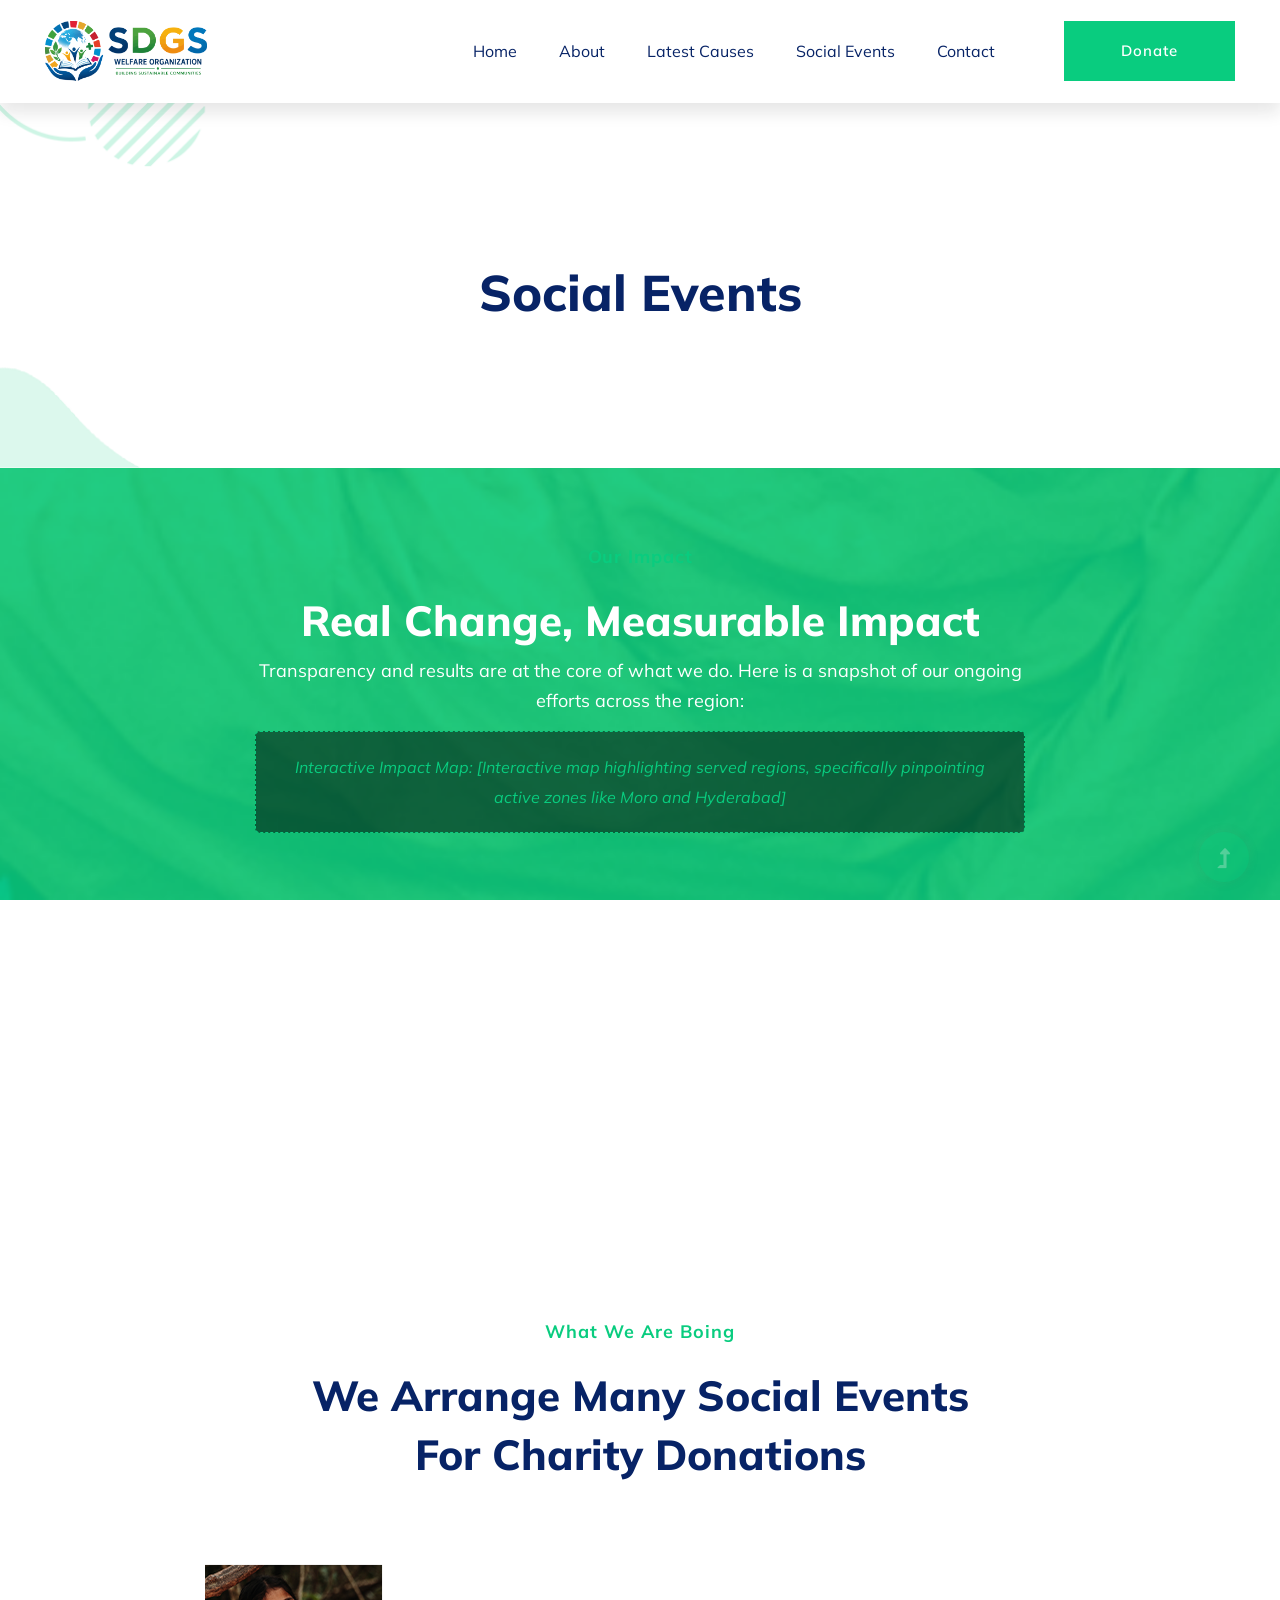
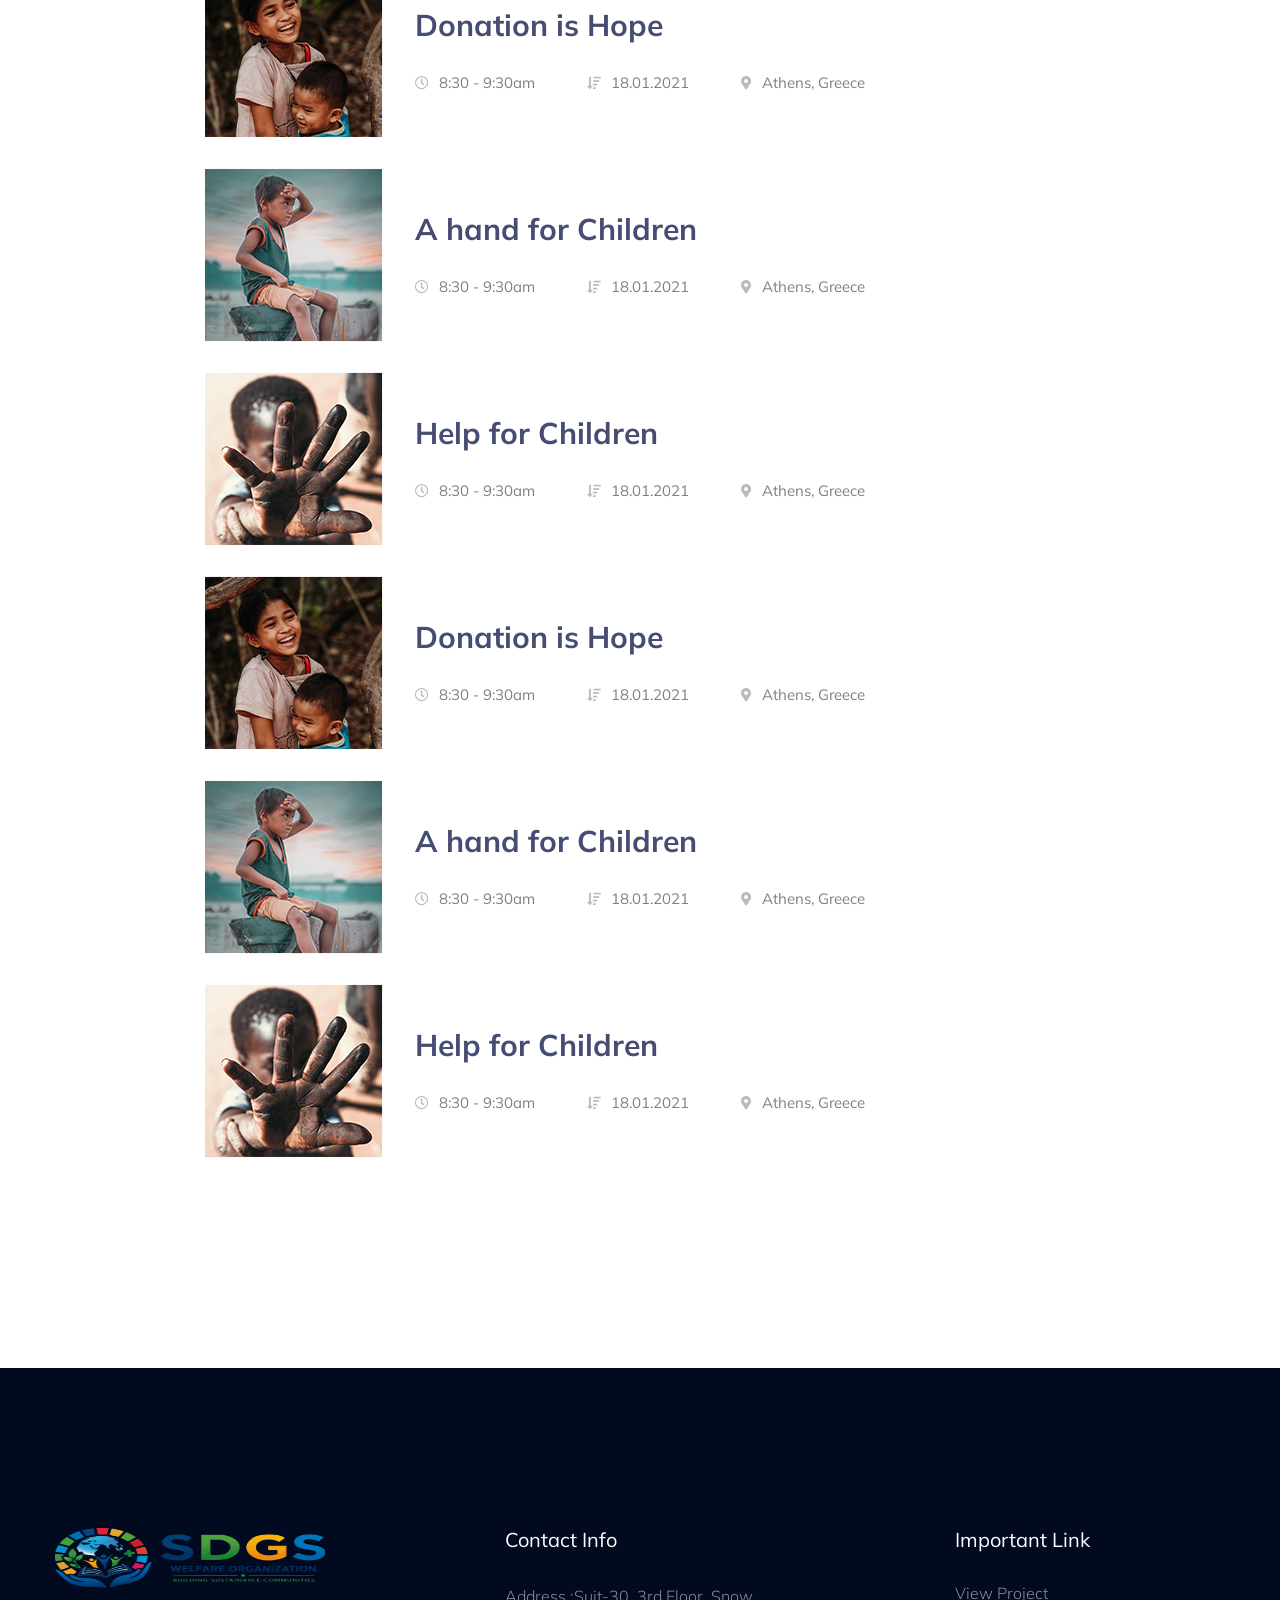
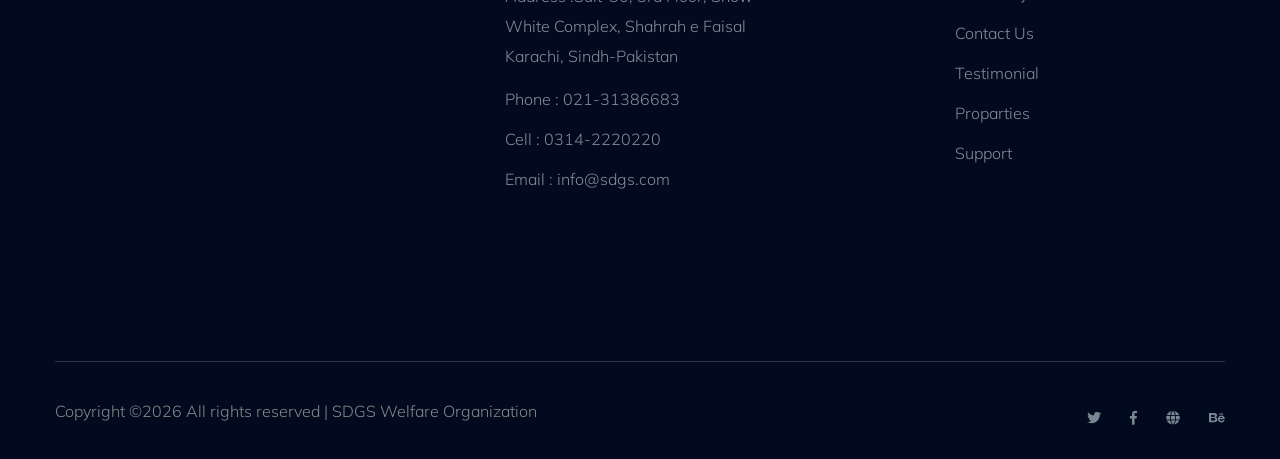
<file: events.html>
<!doctype html>
<html class="no-js" lang="zxx">
<head>
    <meta charset="utf-8">
    <meta http-equiv="x-ua-compatible" content="ie=edge">
    <title> Charity | Teamplate</title>
    <meta name="description" content="">
    <meta name="viewport" content="width=device-width, initial-scale=1">
    <link rel="manifest" href="site.webmanifest">
    <link rel="shortcut icon" type="image/x-icon" href="assets/img/favicon.ico">

	<!-- CSS here -->
	<link rel="stylesheet" href="assets/css/bootstrap.min.css">
	<link rel="stylesheet" href="assets/css/owl.carousel.min.css">
	<link rel="stylesheet" href="assets/css/slicknav.css">
    <link rel="stylesheet" href="assets/css/flaticon.css">
    <link rel="stylesheet" href="assets/css/progressbar_barfiller.css">
    <link rel="stylesheet" href="assets/css/gijgo.css">
    <link rel="stylesheet" href="assets/css/animate.min.css">
    <link rel="stylesheet" href="assets/css/animated-headline.css">
	<link rel="stylesheet" href="assets/css/magnific-popup.css">
	<link rel="stylesheet" href="assets/css/fontawesome-all.min.css">
	<link rel="stylesheet" href="assets/css/themify-icons.css">
	<link rel="stylesheet" href="assets/css/slick.css">
	<link rel="stylesheet" href="assets/css/nice-select.css">
	<link rel="stylesheet" href="assets/css/style.css">
</head>
<body>
    <!-- ? Preloader Start -->
    <div id="preloader-active">
        <div class="preloader d-flex align-items-center justify-content-center">
            <div class="preloader-inner position-relative">
                <div class="preloader-circle"></div>
                <div class="preloader-img pere-text">
                    <img src="assets/img/logo/SDGS-logo-portrait.png" alt="">
                </div>
            </div>
        </div>
    </div>
    <!-- Preloader Start -->
    <header>
        <!-- Header Start -->
        <div class="header-area">
            <div class="main-header ">
                <!-- <div class="header-top d-none d-lg-block">
                    <div class="container-fluid">
                        <div class="col-xl-12">
                            <div class="row d-flex justify-content-between align-items-center">
                                <div class="header-info-left d-flex">
                                    <ul>     
                                        <li>Phone: +99 (0) 101 0000 888</li>
                                        <li>Email: noreply@yourdomain.com</li>
                                    </ul>
                                    <div class="header-social">    
                                        <ul>
                                            <li><a href="#"><i class="fab fa-twitter"></i></a></li>
                                            <li><a  href="https://www.facebook.com/sai4ull"><i class="fab fa-facebook-f"></i></a></li>
                                            <li><a href="#"><i class="fab fa-linkedin-in"></i></a></li>
                                            <li> <a href="#"><i class="fab fa-google-plus-g"></i></a></li>
                                        </ul>
                                    </div>
                                </div>
                                <div class="header-info-right d-flex align-items-center">
                                    <div class="select-this">
                                        <form action="#">
                                            <div class="select-itms">
                                                <select name="select" id="select1">
                                                    <option value="">English</option>
                                                    <option value="">Bangla</option>
                                                    <option value="">Arabic</option>
                                                    <option value="">Hindi</option>
                                                </select>
                                            </div>
                                        </form>
                                    </div>
                                    <ul class="contact-now">     
                                        <li><a href="#">Subscribe Now</a></li>
                                    </ul>
                                </div>
                            </div>
                        </div>
                    </div>
                </div> -->
                <div class="header-bottom  header-sticky">
                    <div class="container-fluid">
                        <div class="row align-items-center">
                            <!-- Logo -->
                            <div class="col-xl-2 col-lg-2">
                                <div class="logo">
                                    <a href="index.html"><img src="assets/img/logo/SDGS-logo-landscape.png" alt=""></a>
                                </div>
                            </div>
                            <div class="col-xl-10 col-lg-10">
                                <div class="menu-wrapper  d-flex align-items-center justify-content-end">
                                    <!-- Main-menu -->
                                    <div class="main-menu d-none d-lg-block">
                                        <nav>
                                            <ul id="navigation">                                                                                          
                                                <li><a href="index.html">Home</a></li>
                                                <li><a href="about.html">About</a></li>
                                                <li><a href="program.html">latest causes</a></li>
                                                <li><a href="events.html">social events </a></li>
                                                <!-- <li><a href="blog.html">Blog</a>
                                                    <ul class="submenu">
                                                        <li><a href="blog.html">Blog</a></li>
                                                        <li><a href="blog_details.html">Blog Details</a></li>
                                                        <li><a href="elements.html">Element</a></li>
                                                    </ul>
                                                </li> -->
                                                <li><a href="contact.html">Contact</a></li>
                                            </ul>
                                        </nav>
                                    </div>
                                    <!-- Header-btn -->
                                    <div class="header-right-btn d-none d-lg-block ml-20">
                                        <a href="contact.html" class="btn header-btn">Donate</a>
                                    </div>
                                </div>
                            </div> 
                            <!-- Mobile Menu -->
                            <div class="col-12">
                                <div class="mobile_menu d-block d-lg-none"></div>
                            </div>
                        </div>
                    </div>
                </div>
            </div>
        </div>
        <!-- Header End -->
    </header>
    <!-- header end -->
    <main>
    <!--? Hero Start -->
    <div class="slider-area2">
        <div class="slider-height2 d-flex align-items-center">
            <div class="container">
                <div class="row">
                    <div class="col-xl-12">
                        <div class="hero-cap hero-cap2 pt-20 text-center">
                            <h2>social events </h2>
                        </div>
                    </div>
                </div>
            </div>
        </div>
    </div>
    <!-- Hero End -->
    <!--? Count Down Start -->
    <div class="count-down-area pt-25 section-bg" data-background="assets/img/gallery/section_bg02.png">
        <div class="container">
            <div class="row justify-content-center">
                <div class="col-xl-8 col-lg-9 col-md-10 col-sm-12 mt-50">
                    <!-- Section Tittle -->
                    <div class="section-tittle text-center mb-80">
                        <span style="color: #09cc7f;">Our Impact</span>
                        <h2 style="color: #fff;">Real Change, Measurable Impact</h2>
                        <p style="color: #fff; font-size: 18px;">Transparency and results are at the core of what we do. Here is a snapshot of our ongoing efforts across the region:</p>
                        <div id="impact-map-placeholder" style="background: rgba(0,0,0,0.5); padding: 20px; border: 1px dashed #09cc7f; border-radius: 5px;">
                            <p style="color: #09cc7f; margin: 0;"><em>Interactive Impact Map: [Interactive map highlighting served regions, specifically pinpointing active zones like Moro and Hyderabad]</em></p>
                        </div>
                    </div>
                </div>
            </div>
            <div class="row justify-content-center">
                <div class="col-lg-12 col-md-12">
                    <div class="count-down-wrapper" >
                        <div class="row justify-content-between">
                            <div class="col-lg-4 col-md-6 col-sm-6">
                                <!-- Counter Up -->
                                <div class="single-counter text-center">
                                    <span class="counter color-green">500</span>
                                    <span class="plus">+</span>
                                    <p class="color-green">Patients Treated in Free Medical Camps</p>
                                </div>
                            </div>
                            <div class="col-lg-4 col-md-6 col-sm-6">
                                <!-- Counter Up -->
                                <div class="single-counter text-center">
                                    <span class="counter color-green">120</span>
                                    <span class="plus">+</span>
                                    <p class="color-green">Families Reached via Emergency Relief & Rations</p>
                                </div>
                            </div>
                            <div class="col-lg-4 col-md-6 col-sm-6">
                                <!-- Counter Up -->
                                <div class="single-counter text-center">
                                    <span class="counter color-green">1050</span>
                                    <span class="plus">+</span>
                                    <p class="color-green">Students Supported in Local Education Initiatives</p>
                                </div>
                            </div>
                        </div>
                    </div>
                </div>
            </div>
        </div>
    </div>
    <!-- Count Down End -->
    <!-- Featured_job_start -->
    <section class="featured-job-area section-padding30 section-bg2" data-background="assets/img/gallery/section_bg03.png">
        <div class="container">
            <div class="row justify-content-center">
                <div class="col-xl-7 col-lg-9 col-md-10 col-sm-12">
                    <!-- Section Tittle -->
                    <div class="section-tittle text-center mb-80">
                        <span>What we are boing</span>
                        <h2>We arrange many social events for charity donations</h2>
                    </div>
                </div>
            </div>
            <div class="row justify-content-center">
                <div class="col-lg-9 col-md-12">
                    <!-- single-job-content -->
                    <div class="single-job-items mb-30">
                        <div class="job-items">
                            <div class="company-img">
                                <a href="#"><img src="assets/img/gallery/socialEvents1.png" alt=""></a>
                            </div>
                            <div class="job-tittle">
                                <a href="#"><h4>Donation is Hope</h4></a>
                                <ul>
                                    <li><i class="far fa-clock"></i>8:30 - 9:30am</li>
                                    <li><i class="fas fa-sort-amount-down"></i>18.01.2021</li>
                                    <li><i class="fas fa-map-marker-alt"></i>Athens, Greece</li>
                                </ul>
                            </div>
                        </div>
                    </div>
                </div>
                <div class="col-lg-9 col-md-12">
                    <!-- single-job-content -->
                    <div class="single-job-items mb-30">
                        <div class="job-items">
                            <div class="company-img">
                                <a href="#"><img src="assets/img/gallery/socialEvents2.png" alt=""></a>
                            </div>
                            <div class="job-tittle">
                                <a href="#"><h4>A hand for Children</h4></a>
                                <ul>
                                    <li><i class="far fa-clock"></i>8:30 - 9:30am</li>
                                    <li><i class="fas fa-sort-amount-down"></i>18.01.2021</li>
                                    <li><i class="fas fa-map-marker-alt"></i>Athens, Greece</li>
                                </ul>
                            </div>
                        </div>
                    </div>
                </div>
                <div class="col-lg-9 col-md-12">
                    <!-- single-job-content -->
                    <div class="single-job-items mb-30">
                        <div class="job-items">
                            <div class="company-img">
                                <a href="#"><img src="assets/img/gallery/socialEvents3.png" alt=""></a>
                            </div>
                            <div class="job-tittle">
                                <a href="#"><h4>Help for Children</h4></a>
                                <ul>
                                    <li><i class="far fa-clock"></i>8:30 - 9:30am</li>
                                    <li><i class="fas fa-sort-amount-down"></i>18.01.2021</li>
                                    <li><i class="fas fa-map-marker-alt"></i>Athens, Greece</li>
                                </ul>
                            </div>
                        </div>
                    </div>
                </div>
                <div class="col-lg-9 col-md-12">
                    <!-- single-job-content -->
                    <div class="single-job-items mb-30">
                        <div class="job-items">
                            <div class="company-img">
                                <a href="#"><img src="assets/img/gallery/socialEvents1.png" alt=""></a>
                            </div>
                            <div class="job-tittle">
                                <a href="#"><h4>Donation is Hope</h4></a>
                                <ul>
                                    <li><i class="far fa-clock"></i>8:30 - 9:30am</li>
                                    <li><i class="fas fa-sort-amount-down"></i>18.01.2021</li>
                                    <li><i class="fas fa-map-marker-alt"></i>Athens, Greece</li>
                                </ul>
                            </div>
                        </div>
                    </div>
                </div>
                <div class="col-lg-9 col-md-12">
                    <!-- single-job-content -->
                    <div class="single-job-items mb-30">
                        <div class="job-items">
                            <div class="company-img">
                                <a href="#"><img src="assets/img/gallery/socialEvents2.png" alt=""></a>
                            </div>
                            <div class="job-tittle">
                                <a href="#"><h4>A hand for Children</h4></a>
                                <ul>
                                    <li><i class="far fa-clock"></i>8:30 - 9:30am</li>
                                    <li><i class="fas fa-sort-amount-down"></i>18.01.2021</li>
                                    <li><i class="fas fa-map-marker-alt"></i>Athens, Greece</li>
                                </ul>
                            </div>
                        </div>
                    </div>
                </div>
                <div class="col-lg-9 col-md-12">
                    <!-- single-job-content -->
                    <div class="single-job-items mb-30">
                        <div class="job-items">
                            <div class="company-img">
                                <a href="#"><img src="assets/img/gallery/socialEvents3.png" alt=""></a>
                            </div>
                            <div class="job-tittle">
                                <a href="#"><h4>Help for Children</h4></a>
                                <ul>
                                    <li><i class="far fa-clock"></i>8:30 - 9:30am</li>
                                    <li><i class="fas fa-sort-amount-down"></i>18.01.2021</li>
                                    <li><i class="fas fa-map-marker-alt"></i>Athens, Greece</li>
                                </ul>
                            </div>
                        </div>
                    </div>
                </div>
            </div>
        </div>
    </section>
    <!-- Featured_job_end -->
    </main>
    <footer>
        <div class="footer-wrapper section-bg2" data-background="assets/img/gallery/footer_bg.png">
            <!-- Footer Top-->
            <div class="footer-area footer-padding">
                <div class="container">
                    <div class="row d-flex justify-content-between">
                        <div class="col-xl-3 col-lg-3 col-md-4 col-sm-6">
                            <div class="single-footer-caption mb-50">
                                <div class="single-footer-caption mb-30">
                                    <div class="footer-tittle">
                                        <div class="footer-logo mb-20">
                                            <a href="index.html"><img src="assets/img/logo/SDGS-logo-landscape.png" alt=""></a>
                                        </div>
                                    </div>
                                </div>
                            </div>
                        </div>
                        <div class="col-xl-3 col-lg-3 col-md-4 col-sm-5">
                            <div class="single-footer-caption mb-50">
                                <div class="footer-tittle">
                                    <h4>Contact Info</h4>
                                    <ul>
                                        <li>
                                            <p>Address :Suit-30, 3rd Floor, Snow White Complex, Shahrah e Faisal Karachi, Sindh-Pakistan</p>
                                        </li>
                                        <li><a href="#">Phone : 021-31386683</a></li>
                                        <li><a href="#">Cell : 0314-2220220</a></li>
                                        <li><a href="#">Email : info@sdgs.com</a></li>
                                    </ul>
                                </div>
                            </div>
                        </div>
                        <div class="col-xl-3 col-lg-3 col-md-4 col-sm-5">
                            <div class="single-footer-caption mb-50">
                                <div class="footer-tittle">
                                    <h4>Important Link</h4>
                                    <ul>
                                        <li><a href="#"> View Project</a></li>
                                        <li><a href="#">Contact Us</a></li>
                                        <li><a href="#">Testimonial</a></li>
                                        <li><a href="#">Proparties</a></li>
                                        <li><a href="#">Support</a></li>
                                    </ul>
                                </div>
                            </div>
                        </div>
                        <!-- <div class="col-xl-3 col-lg-3 col-md-4 col-sm-5">
                            <div class="single-footer-caption mb-50">
                                <div class="footer-tittle">
                                    <h4>Newsletter</h4>
                                    <div class="footer-pera footer-pera2">
                                    <p>Heaven fruitful doesn't over lesser in days. Appear creeping.</p>
                                </div>
                           
                                <div class="footer-form" >
                                    <div id="mc_embed_signup">
                                        <form target="_blank" action="https://spondonit.us12.list-manage.com/subscribe/post?u=1462626880ade1ac87bd9c93a&amp;id=92a4423d01"
                                        method="get" class="subscribe_form relative mail_part">
                                            <input type="email" name="email" id="newsletter-form-email" placeholder="Email Address"
                                            class="placeholder hide-on-focus" onfocus="this.placeholder = ''"
                                            onblur="this.placeholder = ' Email Address '">
                                            <div class="form-icon">
                                                <button type="submit" name="submit" id="newsletter-submit"
                                                class="email_icon newsletter-submit button-contactForm"><img src="assets/img/gallery/form.png" alt=""></button>
                                            </div>
                                            <div class="mt-10 info"></div>
                                        </form>
                                    </div>
                                </div>
                                </div>
                            </div>
                        </div> -->
                    </div>
                </div>
            </div>
            <!-- footer-bottom -->
            <div class="footer-bottom-area">
                <div class="container">
                    <div class="footer-border">
                        <div class="row d-flex justify-content-between align-items-center">
                            <div class="col-xl-10 col-lg-9 ">
                                <div class="footer-copy-right">
                                    <p><!-- Link back to Colorlib can't be removed. Template is licensed under CC BY 3.0. -->
  Copyright &copy;<script>document.write(new Date().getFullYear());</script> All rights reserved | SDGS Welfare Organization
  <!-- Link back to Colorlib can't be removed. Template is licensed under CC BY 3.0. --></p>
                                </div>
                            </div>
                            <div class="col-xl-2 col-lg-3">
                                <div class="footer-social f-right">
                                    <a href="#"><i class="fab fa-twitter"></i></a>
                                    <a  href="https://www.facebook.com/sai4ull"><i class="fab fa-facebook-f"></i></a>
                                    <a href="#"><i class="fas fa-globe"></i></a>
                                    <a href="#"><i class="fab fa-behance"></i></a>
                                </div>
                            </div>
                        </div>
                    </div>
                </div>
            </div>
        </div>
    </footer>

    <!-- Scroll Up -->
    <div id="back-top" >
        <a title="Go to Top" href="#"> <i class="fas fa-level-up-alt"></i></a>
    </div>

    <!-- JS here -->

    <script src="./assets/js/vendor/modernizr-3.5.0.min.js"></script>
    <!-- Jquery, Popper, Bootstrap -->
    <script src="./assets/js/vendor/jquery-1.12.4.min.js"></script>
    <script src="./assets/js/popper.min.js"></script>
    <script src="./assets/js/bootstrap.min.js"></script>
    <!-- Jquery Mobile Menu -->
    <script src="./assets/js/jquery.slicknav.min.js"></script>

    <!-- Jquery Slick , Owl-Carousel Plugins -->
    <script src="./assets/js/owl.carousel.min.js"></script>
    <script src="./assets/js/slick.min.js"></script>
    <!-- One Page, Animated-HeadLin -->
    <script src="./assets/js/wow.min.js"></script>
    <script src="./assets/js/animated.headline.js"></script>
    <script src="./assets/js/jquery.magnific-popup.js"></script>

    <!-- Date Picker -->
    <script src="./assets/js/gijgo.min.js"></script>
    <!-- Nice-select, sticky -->
    <script src="./assets/js/jquery.nice-select.min.js"></script>
    <script src="./assets/js/jquery.sticky.js"></script>
    <!-- Progress -->
    <script src="./assets/js/jquery.barfiller.js"></script>
    
    <!-- counter , waypoint,Hover Direction -->
    <script src="./assets/js/jquery.counterup.min.js"></script>
    <script src="./assets/js/waypoints.min.js"></script>
    <script src="./assets/js/jquery.countdown.min.js"></script>
    <script src="./assets/js/hover-direction-snake.min.js"></script>

    <!-- contact js -->
    <script src="./assets/js/contact.js"></script>
    <script src="./assets/js/jquery.form.js"></script>
    <script src="./assets/js/jquery.validate.min.js"></script>
    <script src="./assets/js/mail-script.js"></script>
    <script src="./assets/js/jquery.ajaxchimp.min.js"></script>
    
    <!-- Jquery Plugins, main Jquery -->	
    <script src="./assets/js/plugins.js"></script>
    <script src="./assets/js/main.js"></script>
    
    </body>
</html>
</file>
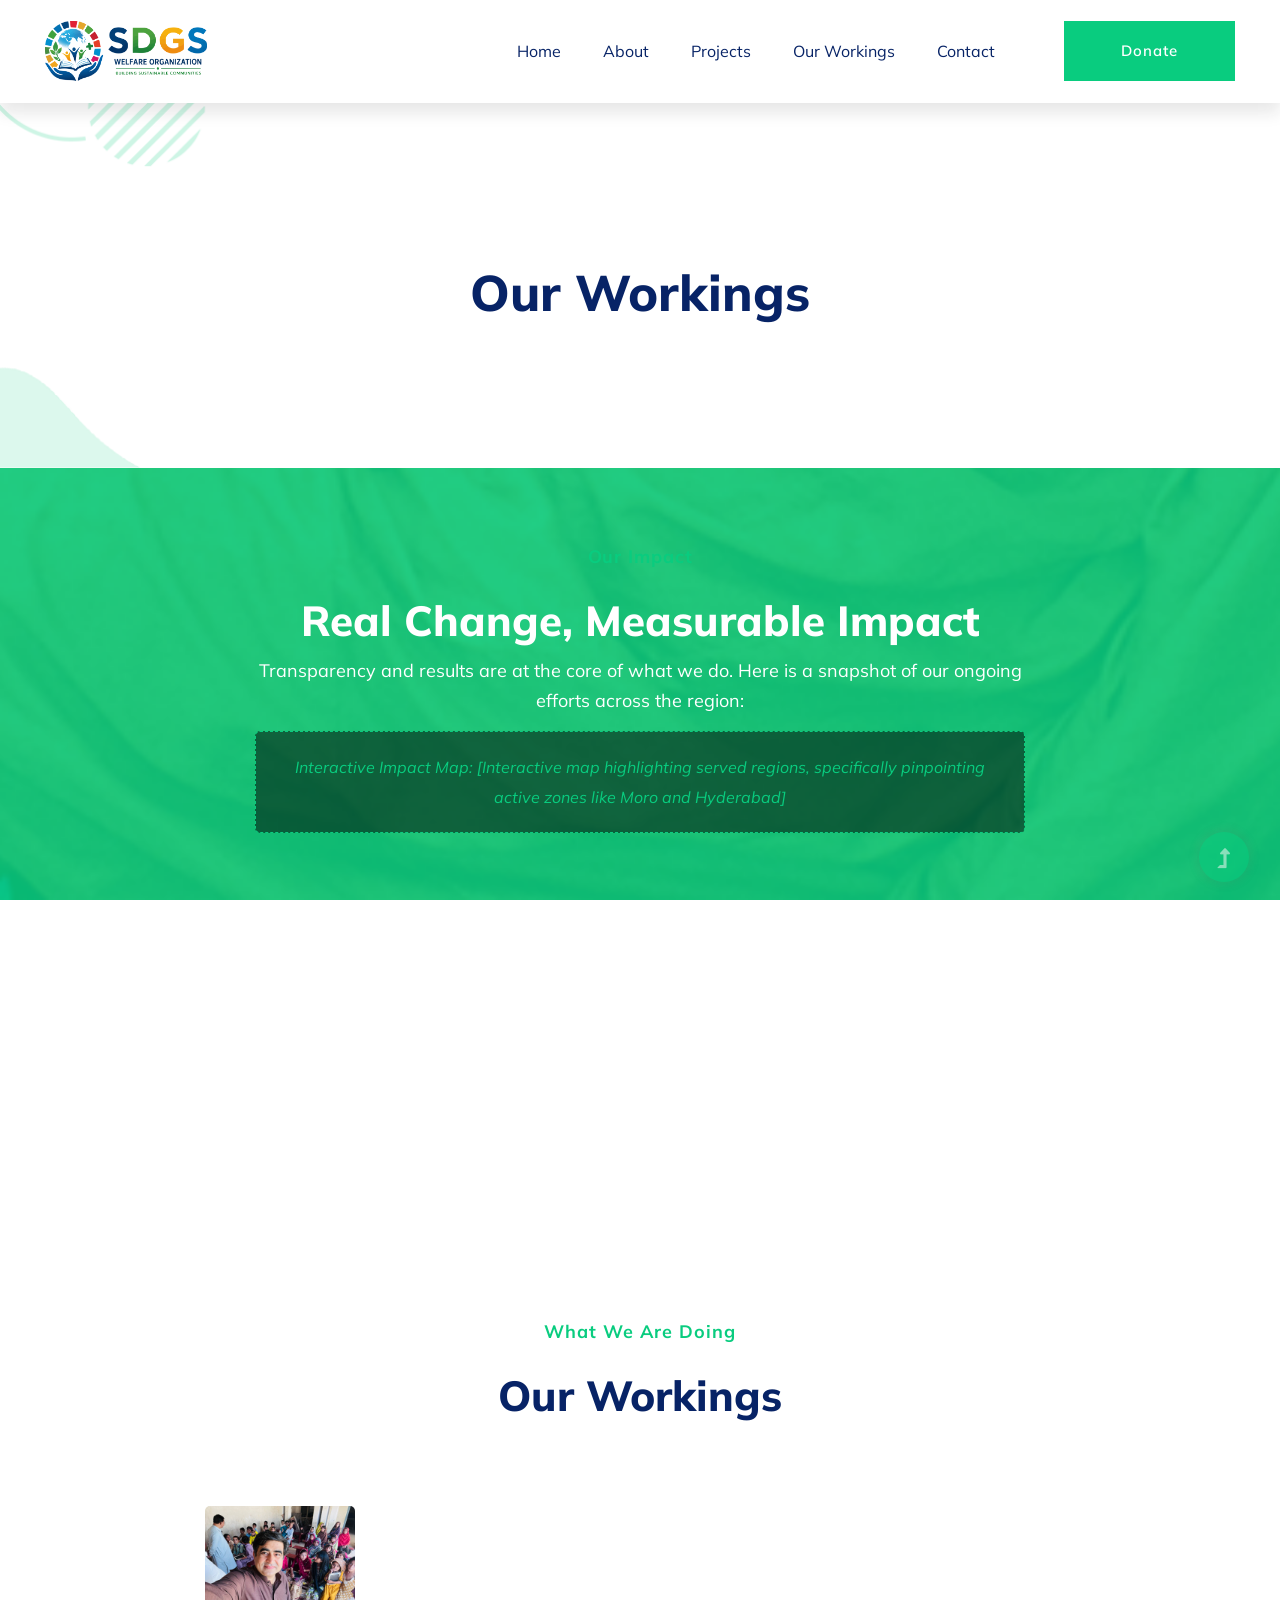
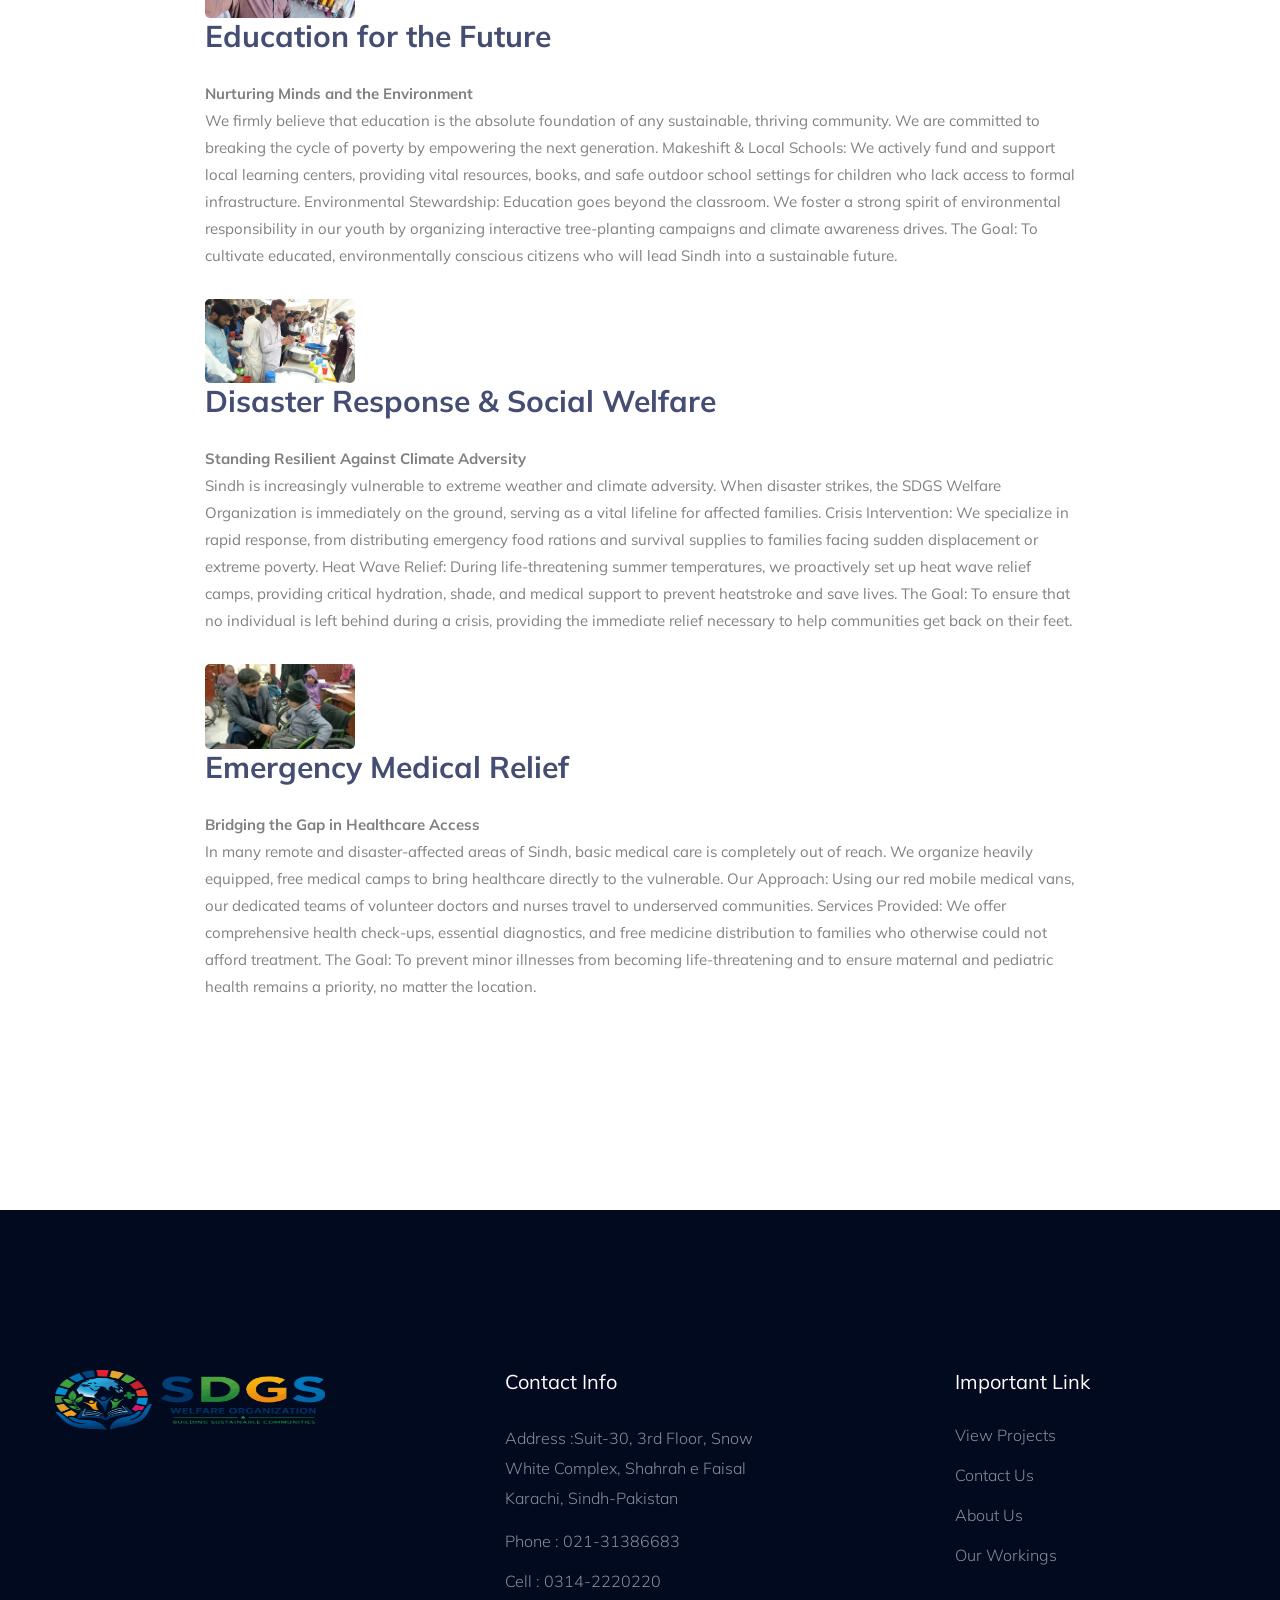
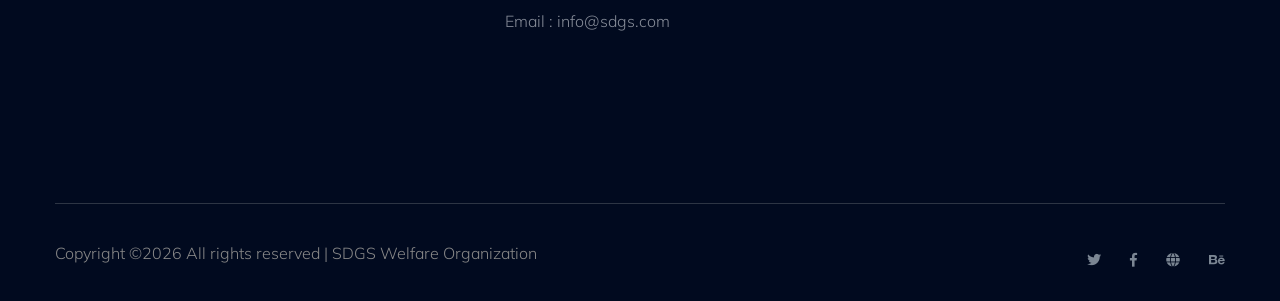
<file: our-workings.html>
<!doctype html>
<html class="no-js" lang="zxx">
<head>
    <meta charset="utf-8">
    <meta http-equiv="x-ua-compatible" content="ie=edge">
    <title> Charity | Teamplate</title>
    <meta name="description" content="">
    <meta name="viewport" content="width=device-width, initial-scale=1">
    <link rel="manifest" href="site.webmanifest">
    <link rel="shortcut icon" type="image/x-icon" href="assets/img/favicon.ico">

	<!-- CSS here -->
	<link rel="stylesheet" href="assets/css/bootstrap.min.css">
	<link rel="stylesheet" href="assets/css/owl.carousel.min.css">
	<link rel="stylesheet" href="assets/css/slicknav.css">
    <link rel="stylesheet" href="assets/css/flaticon.css">
    <link rel="stylesheet" href="assets/css/progressbar_barfiller.css">
    <link rel="stylesheet" href="assets/css/gijgo.css">
    <link rel="stylesheet" href="assets/css/animate.min.css">
    <link rel="stylesheet" href="assets/css/animated-headline.css">
	<link rel="stylesheet" href="assets/css/magnific-popup.css">
	<link rel="stylesheet" href="assets/css/fontawesome-all.min.css">
	<link rel="stylesheet" href="assets/css/themify-icons.css">
	<link rel="stylesheet" href="assets/css/slick.css">
	<link rel="stylesheet" href="assets/css/nice-select.css">
	<link rel="stylesheet" href="assets/css/style.css">
</head>
<body>
    <!-- ? Preloader Start -->
    <div id="preloader-active">
        <div class="preloader d-flex align-items-center justify-content-center">
            <div class="preloader-inner position-relative">
                <div class="preloader-circle"></div>
                <div class="preloader-img pere-text">
                    <img src="assets/img/logo/SDGS-logo-portrait.png" alt="">
                </div>
            </div>
        </div>
    </div>
    <!-- Preloader Start -->
    <header>
        <!-- Header Start -->
        <div class="header-area">
            <div class="main-header ">
                <!-- <div class="header-top d-none d-lg-block">
                    <div class="container-fluid">
                        <div class="col-xl-12">
                            <div class="row d-flex justify-content-between align-items-center">
                                <div class="header-info-left d-flex">
                                    <ul>     
                                        <li>Phone: +99 (0) 101 0000 888</li>
                                        <li>Email: noreply@yourdomain.com</li>
                                    </ul>
                                    <div class="header-social">    
                                        <ul>
                                            <li><a href="#"><i class="fab fa-twitter"></i></a></li>
                                            <li><a  href="https://www.facebook.com/sai4ull"><i class="fab fa-facebook-f"></i></a></li>
                                            <li><a href="#"><i class="fab fa-linkedin-in"></i></a></li>
                                            <li> <a href="#"><i class="fab fa-google-plus-g"></i></a></li>
                                        </ul>
                                    </div>
                                </div>
                                <div class="header-info-right d-flex align-items-center">
                                    <div class="select-this">
                                        <form action="#">
                                            <div class="select-itms">
                                                <select name="select" id="select1">
                                                    <option value="">English</option>
                                                    <option value="">Bangla</option>
                                                    <option value="">Arabic</option>
                                                    <option value="">Hindi</option>
                                                </select>
                                            </div>
                                        </form>
                                    </div>
                                    <ul class="contact-now">     
                                        <li><a href="#">Subscribe Now</a></li>
                                    </ul>
                                </div>
                            </div>
                        </div>
                    </div>
                </div> -->
                <div class="header-bottom  header-sticky">
                    <div class="container-fluid">
                        <div class="row align-items-center">
                            <!-- Logo -->
                            <div class="col-xl-2 col-lg-2">
                                <div class="logo">
                                    <a href="index.html"><img src="assets/img/logo/SDGS-logo-landscape.png" alt=""></a>
                                </div>
                            </div>
                            <div class="col-xl-10 col-lg-10">
                                <div class="menu-wrapper  d-flex align-items-center justify-content-end">
                                    <!-- Main-menu -->
                                    <div class="main-menu d-none d-lg-block">
                                        <nav>
                                            <ul id="navigation">                                                                                          
                                                <li><a href="index.html">Home</a></li>
                                                <li><a href="about.html">About</a></li>
                                                <li><a href="projects.html">Projects</a></li>
                                                <li><a href="our-workings.html">Our Workings</a></li>
                                                <!-- <li><a href="blog.html">Blog</a>
                                                    <ul class="submenu">
                                                        <li><a href="blog.html">Blog</a></li>
                                                        <li><a href="blog_details.html">Blog Details</a></li>
                                                        <li><a href="elements.html">Element</a></li>
                                                    </ul>
                                                </li> -->
                                                <li><a href="contact.html">Contact</a></li>
                                            </ul>
                                        </nav>
                                    </div>
                                    <!-- Header-btn -->
                                    <div class="header-right-btn d-none d-lg-block ml-20">
                                        <a href="contact.html" class="btn header-btn">Donate</a>
                                    </div>
                                </div>
                            </div> 
                            <!-- Mobile Menu -->
                            <div class="col-12">
                                <div class="mobile_menu d-block d-lg-none"></div>
                            </div>
                        </div>
                    </div>
                </div>
            </div>
        </div>
        <!-- Header End -->
    </header>
    <!-- header end -->
    <main>
    <!--? Hero Start -->
    <div class="slider-area2">
        <div class="slider-height2 d-flex align-items-center">
            <div class="container">
                <div class="row">
                    <div class="col-xl-12">
                        <div class="hero-cap hero-cap2 pt-20 text-center">
                            <h2>Our Workings</h2>
                        </div>
                    </div>
                </div>
            </div>
        </div>
    </div>
    <!-- Hero End -->
    <!--? Count Down Start -->
    <div class="count-down-area pt-25 section-bg" data-background="assets/img/gallery/section_bg02.png">
        <div class="container">
            <div class="row justify-content-center">
                <div class="col-xl-8 col-lg-9 col-md-10 col-sm-12 mt-50">
                    <!-- Section Tittle -->
                    <div class="section-tittle text-center mb-80">
                        <span style="color: #09cc7f;">Our Impact</span>
                        <h2 style="color: #fff;">Real Change, Measurable Impact</h2>
                        <p style="color: #fff; font-size: 18px;">Transparency and results are at the core of what we do. Here is a snapshot of our ongoing efforts across the region:</p>
                        <div id="impact-map-placeholder" style="background: rgba(0,0,0,0.5); padding: 20px; border: 1px dashed #09cc7f; border-radius: 5px;">
                            <p style="color: #09cc7f; margin: 0;"><em>Interactive Impact Map: [Interactive map highlighting served regions, specifically pinpointing active zones like Moro and Hyderabad]</em></p>
                        </div>
                    </div>
                </div>
            </div>
            <div class="row justify-content-center">
                <div class="col-lg-12 col-md-12">
                    <div class="count-down-wrapper" >
                        <div class="row justify-content-between">
                            <div class="col-lg-4 col-md-6 col-sm-6">
                                <!-- Counter Up -->
                                <div class="single-counter text-center">
                                    <span class="counter color-green">500</span>
                                    <span class="plus">+</span>
                                    <p class="color-green">Patients Treated in Free Medical Camps</p>
                                </div>
                            </div>
                            <div class="col-lg-4 col-md-6 col-sm-6">
                                <!-- Counter Up -->
                                <div class="single-counter text-center">
                                    <span class="counter color-green">120</span>
                                    <span class="plus">+</span>
                                    <p class="color-green">Families Reached via Emergency Relief & Rations</p>
                                </div>
                            </div>
                            <div class="col-lg-4 col-md-6 col-sm-6">
                                <!-- Counter Up -->
                                <div class="single-counter text-center">
                                    <span class="counter color-green">1050</span>
                                    <span class="plus">+</span>
                                    <p class="color-green">Students Supported in Local Education Initiatives</p>
                                </div>
                            </div>
                        </div>
                    </div>
                </div>
            </div>
        </div>
    </div>
    <!-- Count Down End -->
        <!-- Our Workings Start -->
    <section class="featured-job-area section-padding30 section-bg2" data-background="assets/img/gallery/section_bg03.png">
        <div class="container">
            <div class="row justify-content-center">
                <div class="col-xl-7 col-lg-9 col-md-10 col-sm-12">
                    <!-- Section Tittle -->
                    <div class="section-tittle text-center mb-80">
                        <span>What we are doing</span>
                        <h2>Our Workings</h2>
                    </div>
                </div>
            </div>
            <div class="row justify-content-center">
                <div class="col-lg-9 col-md-12">
                    <!-- single-job-content -->
                    <div class="single-job-items mb-30">
                        <div class="job-items align-items-center">
                            <div class="company-img">
                                <a href="our-workings.html"><img src="assets/img/gallery/working_education.jpeg" alt="" style="width: 150px; border-radius: 5px;"></a>
                            </div>
                            <div class="job-tittle">
                                <a href="our-workings.html"><h4>Education for the Future</h4></a>
                                <ul>
                                    <li style="white-space: normal;"><strong>Nurturing Minds and the Environment</strong><br>We firmly believe that education is the absolute foundation of any sustainable, thriving community. We are committed to breaking the cycle of poverty by empowering the next generation. Makeshift & Local Schools: We actively fund and support local learning centers, providing vital resources, books, and safe outdoor school settings for children who lack access to formal infrastructure. Environmental Stewardship: Education goes beyond the classroom. We foster a strong spirit of environmental responsibility in our youth by organizing interactive tree-planting campaigns and climate awareness drives. The Goal: To cultivate educated, environmentally conscious citizens who will lead Sindh into a sustainable future.</li>
                                </ul>
                            </div>
                        </div>
                    </div>
                </div>
                <div class="col-lg-9 col-md-12">
                    <!-- single-job-content -->
                    <div class="single-job-items mb-30">
                        <div class="job-items align-items-center">
                            <div class="company-img">
                                <a href="our-workings.html"><img src="assets/img/gallery/working_relief.jpeg" alt="" style="width: 150px; border-radius: 5px;"></a>
                            </div>
                            <div class="job-tittle">
                                <a href="our-workings.html"><h4>Disaster Response & Social Welfare</h4></a>
                                <ul>
                                    <li style="white-space: normal;"><strong>Standing Resilient Against Climate Adversity</strong><br>Sindh is increasingly vulnerable to extreme weather and climate adversity. When disaster strikes, the SDGS Welfare Organization is immediately on the ground, serving as a vital lifeline for affected families. Crisis Intervention: We specialize in rapid response, from distributing emergency food rations and survival supplies to families facing sudden displacement or extreme poverty. Heat Wave Relief: During life-threatening summer temperatures, we proactively set up heat wave relief camps, providing critical hydration, shade, and medical support to prevent heatstroke and save lives. The Goal: To ensure that no individual is left behind during a crisis, providing the immediate relief necessary to help communities get back on their feet.</li>
                                </ul>
                            </div>
                        </div>
                    </div>
                </div>
                <div class="col-lg-9 col-md-12">
                    <!-- single-job-content -->
                    <div class="single-job-items mb-30">
                        <div class="job-items align-items-center">
                            <div class="company-img">
                                <a href="our-workings.html"><img src="assets/img/gallery/working_medical.jpeg" alt="" style="width: 150px; border-radius: 5px;"></a>
                            </div>
                            <div class="job-tittle">
                                <a href="our-workings.html"><h4>Emergency Medical Relief</h4></a>
                                <ul>
                                    <li style="white-space: normal;"><strong>Bridging the Gap in Healthcare Access</strong><br>In many remote and disaster-affected areas of Sindh, basic medical care is completely out of reach. We organize heavily equipped, free medical camps to bring healthcare directly to the vulnerable. Our Approach: Using our red mobile medical vans, our dedicated teams of volunteer doctors and nurses travel to underserved communities. Services Provided: We offer comprehensive health check-ups, essential diagnostics, and free medicine distribution to families who otherwise could not afford treatment. The Goal: To prevent minor illnesses from becoming life-threatening and to ensure maternal and pediatric health remains a priority, no matter the location.</li>
                                </ul>
                            </div>
                        </div>
                    </div>
                </div>
            </div>
        </div>
    </section>
    <!-- Our Workings End -->
    </main>
    <footer>
        <div class="footer-wrapper section-bg2" data-background="assets/img/gallery/footer_bg.png">
            <!-- Footer Top-->
            <div class="footer-area footer-padding">
                <div class="container">
                    <div class="row d-flex justify-content-between">
                        <div class="col-xl-3 col-lg-3 col-md-4 col-sm-6">
                            <div class="single-footer-caption mb-50">
                                <div class="single-footer-caption mb-30">
                                    <div class="footer-tittle">
                                        <div class="footer-logo mb-20">
                                            <a href="index.html"><img src="assets/img/logo/SDGS-logo-landscape.png" alt=""></a>
                                        </div>
                                    </div>
                                </div>
                            </div>
                        </div>
                        <div class="col-xl-3 col-lg-3 col-md-4 col-sm-5">
                            <div class="single-footer-caption mb-50">
                                <div class="footer-tittle">
                                    <h4>Contact Info</h4>
                                    <ul>
                                        <li>
                                            <p>Address :Suit-30, 3rd Floor, Snow White Complex, Shahrah e Faisal Karachi, Sindh-Pakistan</p>
                                        </li>
                                        <li><a href="#">Phone : 021-31386683</a></li>
                                        <li><a href="#">Cell : 0314-2220220</a></li>
                                        <li><a href="#">Email : info@sdgs.com</a></li>
                                    </ul>
                                </div>
                            </div>
                        </div>
                        <div class="col-xl-3 col-lg-3 col-md-4 col-sm-5">
                            <div class="single-footer-caption mb-50">
                                <div class="footer-tittle">
                                    <h4>Important Link</h4>
                                    <ul>
                                        <li><a href="projects.html">View Projects</a></li>
                                        <li><a href="contact.html">Contact Us</a></li>
                                        <li><a href="about.html">About Us</a></li>
                                        <li><a href="our-workings.html">Our Workings</a></li>
                                    </ul>
                                </div>
                            </div>
                        </div>
                        <!-- <div class="col-xl-3 col-lg-3 col-md-4 col-sm-5 d-none">
                            <div class="single-footer-caption mb-50">
                                <div class="footer-tittle">
                                    <h4>Newsletter</h4>
                                    <div class="footer-pera footer-pera2">
                                    <p>Heaven fruitful doesn't over lesser in days. Appear creeping.</p>
                                </div>
                             
                                <div class="footer-form" >
                                    <div id="mc_embed_signup">
                                        <form target="_blank" action="https://spondonit.us12.list-manage.com/subscribe/post?u=1462626880ade1ac87bd9c93a&amp;id=92a4423d01"
                                        method="get" class="subscribe_form relative mail_part">
                                            <input type="email" name="email" id="newsletter-form-email" placeholder="Email Address"
                                            class="placeholder hide-on-focus" onfocus="this.placeholder = ''"
                                            onblur="this.placeholder = ' Email Address '">
                                            <div class="form-icon">
                                                <button type="submit" name="submit" id="newsletter-submit"
                                                class="email_icon newsletter-submit button-contactForm"><img src="assets/img/gallery/form.png" alt=""></button>
                                            </div>
                                            <div class="mt-10 info"></div>
                                        </form>
                                    </div>
                                </div>
                                </div>
                            </div>
                        </div> -->
                    </div>
                </div>
            </div>
            <!-- footer-bottom -->
            <div class="footer-bottom-area">
                <div class="container">
                    <div class="footer-border">
                        <div class="row d-flex justify-content-between align-items-center">
                            <div class="col-xl-10 col-lg-9 ">
                                <div class="footer-copy-right">
                                    <p><!-- Link back to Colorlib can't be removed. Template is licensed under CC BY 3.0. -->
  Copyright &copy;<script>document.write(new Date().getFullYear());</script> All rights reserved | SDGS Welfare Organization
  <!-- Link back to Colorlib can't be removed. Template is licensed under CC BY 3.0. --></p>
                                </div>
                            </div>
                            <div class="col-xl-2 col-lg-3">
                                <div class="footer-social f-right">
                                    <a href="#"><i class="fab fa-twitter"></i></a>
                                    <a  href="https://www.facebook.com/sai4ull"><i class="fab fa-facebook-f"></i></a>
                                    <a href="#"><i class="fas fa-globe"></i></a>
                                    <a href="#"><i class="fab fa-behance"></i></a>
                                </div>
                            </div>
                        </div>
                    </div>
                </div>
            </div>
        </div>
    </footer>

    <!-- Scroll Up -->
    <div id="back-top" >
        <a title="Go to Top" href="#"> <i class="fas fa-level-up-alt"></i></a>
    </div>

    <!-- JS here -->

    <script src="./assets/js/vendor/modernizr-3.5.0.min.js"></script>
    <!-- Jquery, Popper, Bootstrap -->
    <script src="./assets/js/vendor/jquery-1.12.4.min.js"></script>
    <script src="./assets/js/popper.min.js"></script>
    <script src="./assets/js/bootstrap.min.js"></script>
    <!-- Jquery Mobile Menu -->
    <script src="./assets/js/jquery.slicknav.min.js"></script>

    <!-- Jquery Slick , Owl-Carousel Plugins -->
    <script src="./assets/js/owl.carousel.min.js"></script>
    <script src="./assets/js/slick.min.js"></script>
    <!-- One Page, Animated-HeadLin -->
    <script src="./assets/js/wow.min.js"></script>
    <script src="./assets/js/animated.headline.js"></script>
    <script src="./assets/js/jquery.magnific-popup.js"></script>

    <!-- Date Picker -->
    <script src="./assets/js/gijgo.min.js"></script>
    <!-- Nice-select, sticky -->
    <script src="./assets/js/jquery.nice-select.min.js"></script>
    <script src="./assets/js/jquery.sticky.js"></script>
    <!-- Progress -->
    <script src="./assets/js/jquery.barfiller.js"></script>
    
    <!-- counter , waypoint,Hover Direction -->
    <script src="./assets/js/jquery.counterup.min.js"></script>
    <script src="./assets/js/waypoints.min.js"></script>
    <script src="./assets/js/jquery.countdown.min.js"></script>
    <script src="./assets/js/hover-direction-snake.min.js"></script>

    <!-- contact js -->
    <script src="./assets/js/contact.js"></script>
    <script src="./assets/js/jquery.form.js"></script>
    <script src="./assets/js/jquery.validate.min.js"></script>
    <script src="./assets/js/mail-script.js"></script>
    <script src="./assets/js/jquery.ajaxchimp.min.js"></script>
    
    <!-- Jquery Plugins, main Jquery -->	
    <script src="./assets/js/plugins.js"></script>
    <script src="./assets/js/main.js"></script>
    
    </body>
</html>
</file>
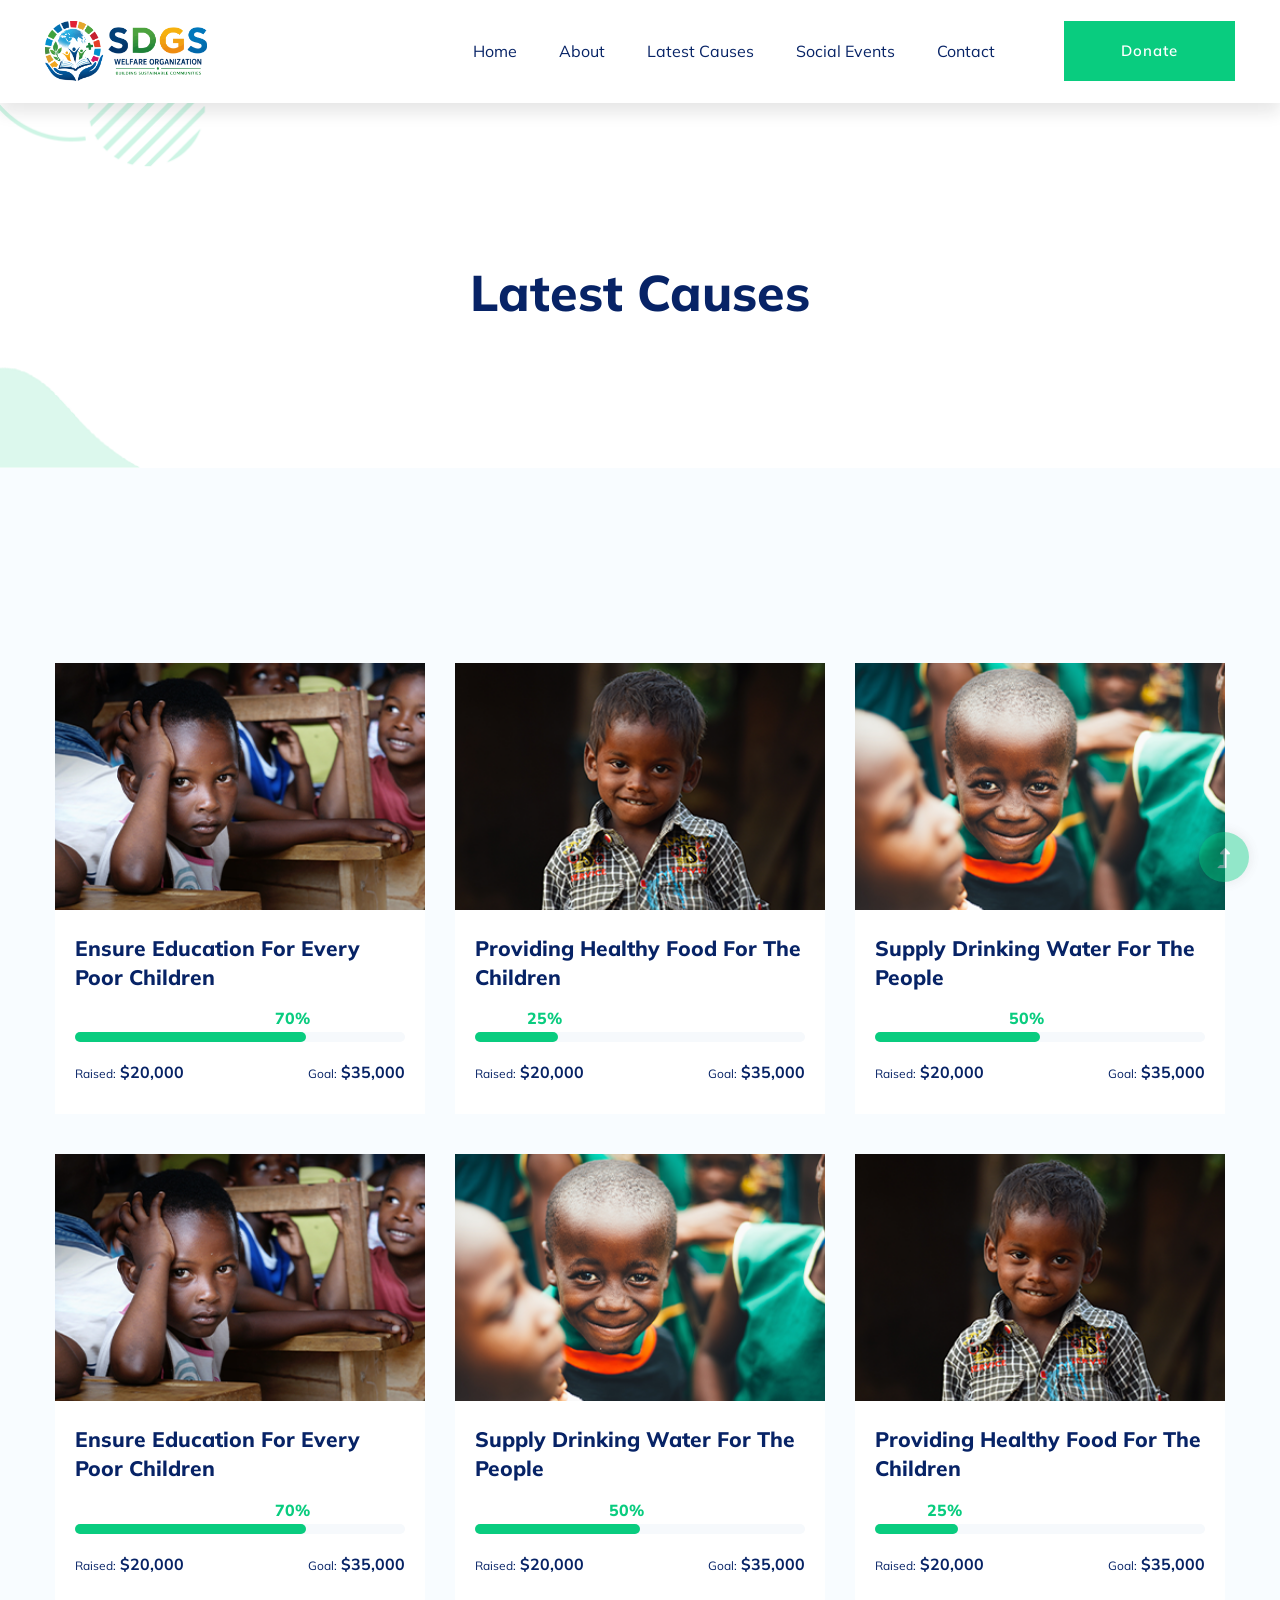
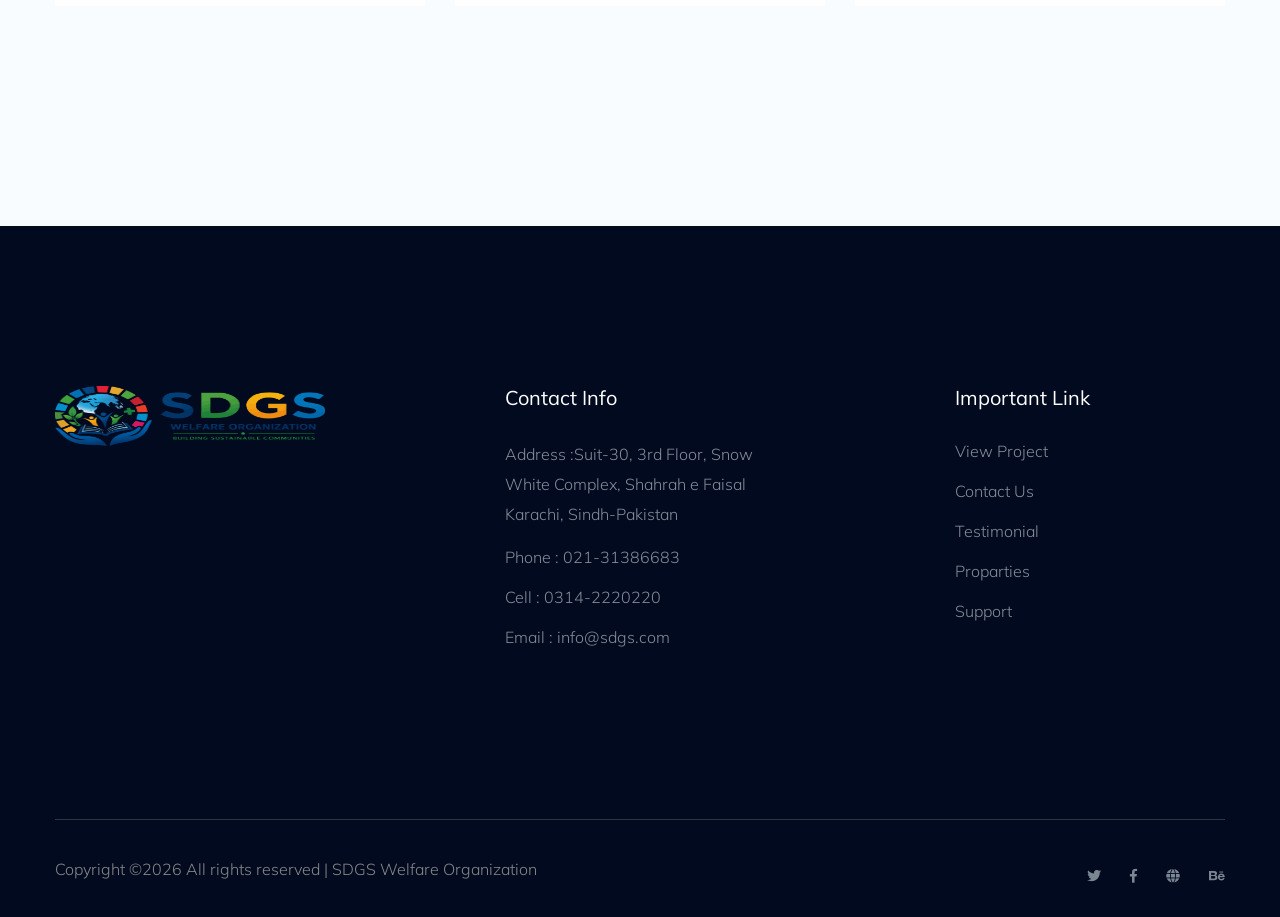
<file: program.html>
<!doctype html>
<html class="no-js" lang="zxx">
<head>
    <meta charset="utf-8">
    <meta http-equiv="x-ua-compatible" content="ie=edge">
    <title> Charity | Teamplate</title>
    <meta name="description" content="">
    <meta name="viewport" content="width=device-width, initial-scale=1">
    <link rel="manifest" href="site.webmanifest">
    <link rel="shortcut icon" type="image/x-icon" href="assets/img/favicon.ico">

	<!-- CSS here -->
	<link rel="stylesheet" href="assets/css/bootstrap.min.css">
	<link rel="stylesheet" href="assets/css/owl.carousel.min.css">
	<link rel="stylesheet" href="assets/css/slicknav.css">
    <link rel="stylesheet" href="assets/css/flaticon.css">
    <link rel="stylesheet" href="assets/css/progressbar_barfiller.css">
    <link rel="stylesheet" href="assets/css/gijgo.css">
    <link rel="stylesheet" href="assets/css/animate.min.css">
    <link rel="stylesheet" href="assets/css/animated-headline.css">
	<link rel="stylesheet" href="assets/css/magnific-popup.css">
	<link rel="stylesheet" href="assets/css/fontawesome-all.min.css">
	<link rel="stylesheet" href="assets/css/themify-icons.css">
	<link rel="stylesheet" href="assets/css/slick.css">
	<link rel="stylesheet" href="assets/css/nice-select.css">
	<link rel="stylesheet" href="assets/css/style.css">
</head>
<body>
    <!-- ? Preloader Start -->
    <div id="preloader-active">
        <div class="preloader d-flex align-items-center justify-content-center">
            <div class="preloader-inner position-relative">
                <div class="preloader-circle"></div>
                <div class="preloader-img pere-text">
                   <img src="assets/img/logo/SDGS-logo-portrait.png" alt="">
                </div>
            </div>
        </div>
    </div>
    <!-- Preloader Start -->
    <header>
        <!-- Header Start -->
        <div class="header-area">
            <div class="main-header ">
                <!-- <div class="header-top d-none d-lg-block">
                    <div class="container-fluid">
                        <div class="col-xl-12">
                            <div class="row d-flex justify-content-between align-items-center">
                                <div class="header-info-left d-flex">
                                    <ul>     
                                        <li>Phone: +99 (0) 101 0000 888</li>
                                        <li>Email: noreply@yourdomain.com</li>
                                    </ul>
                                    <div class="header-social">    
                                        <ul>
                                            <li><a href="#"><i class="fab fa-twitter"></i></a></li>
                                            <li><a  href="https://www.facebook.com/sai4ull"><i class="fab fa-facebook-f"></i></a></li>
                                            <li><a href="#"><i class="fab fa-linkedin-in"></i></a></li>
                                            <li> <a href="#"><i class="fab fa-google-plus-g"></i></a></li>
                                        </ul>
                                    </div>
                                </div>
                                <div class="header-info-right d-flex align-items-center">
                                    <div class="select-this">
                                        <form action="#">
                                            <div class="select-itms">
                                                <select name="select" id="select1">
                                                    <option value="">English</option>
                                                    <option value="">Bangla</option>
                                                    <option value="">Arabic</option>
                                                    <option value="">Hindi</option>
                                                </select>
                                            </div>
                                        </form>
                                    </div>
                                    <ul class="contact-now">     
                                        <li><a href="#">Subscribe Now</a></li>
                                    </ul>
                                </div>
                            </div>
                        </div>
                    </div>
                </div> -->
                <div class="header-bottom  header-sticky">
                    <div class="container-fluid">
                        <div class="row align-items-center">
                            <!-- Logo -->
                            <div class="col-xl-2 col-lg-2">
                                <div class="logo">
                                    <a href="index.html"><img src="assets/img/logo/SDGS-logo-landscape.png" alt=""></a>
                                </div>
                            </div>
                            <div class="col-xl-10 col-lg-10">
                                <div class="menu-wrapper  d-flex align-items-center justify-content-end">
                                    <!-- Main-menu -->
                                    <div class="main-menu d-none d-lg-block">
                                        <nav>
                                            <ul id="navigation">                                                                                          
                                                <li><a href="index.html">Home</a></li>
                                                <li><a href="about.html">About</a></li>
                                                <li><a href="program.html">latest causes</a></li>
                                                <li><a href="events.html">social events </a></li>
                                                <!-- <li><a href="blog.html">Blog</a>
                                                    <ul class="submenu">
                                                        <li><a href="blog.html">Blog</a></li>
                                                        <li><a href="blog_details.html">Blog Details</a></li>
                                                        <li><a href="elements.html">Element</a></li>
                                                    </ul>
                                                </li> -->
                                                <li><a href="contact.html">Contact</a></li>
                                            </ul>
                                        </nav>
                                    </div>
                                    <!-- Header-btn -->
                                    <div class="header-right-btn d-none d-lg-block ml-20">
                                        <a href="contact.html" class="btn header-btn">Donate</a>
                                    </div>
                                </div>
                            </div> 
                            <!-- Mobile Menu -->
                            <div class="col-12">
                                <div class="mobile_menu d-block d-lg-none"></div>
                            </div>
                        </div>
                    </div>
                </div>
            </div>
        </div>
        <!-- Header End -->
    </header>
    <!-- header end -->
    <main>
    <!--? Hero Start -->
    <div class="slider-area2">
        <div class="slider-height2 d-flex align-items-center">
            <div class="container">
                <div class="row">
                    <div class="col-xl-12">
                        <div class="hero-cap hero-cap2 pt-20 text-center">
                            <h2>latest causes </h2>
                        </div>
                    </div>
                </div>
            </div>
        </div>
    </div>
    <!-- Hero End -->
    <!-- Our Cases Start -->
    <div class="our-cases-area section-padding30">
        <div class="container">
            <div class="row">
                <div class="col-lg-4 col-md-6 col-sm-6">
                    <div class="single-cases mb-40">
                        <div class="cases-img">
                            <img src="assets/img/gallery/case1.png" alt="">
                        </div>
                        <div class="cases-caption">
                            <h3><a href="#">Ensure Education For Every Poor Children</a></h3>
                            <!-- Progress Bar -->
                            <div class="single-skill mb-15">
                                <div class="bar-progress">
                                    <div id="bar1" class="barfiller">
                                        <div class="tipWrap">
                                            <span class="tip"></span>
                                        </div>
                                        <span class="fill" data-percentage="70"></span>
                                    </div>
                                </div>
                            </div>
                            <!-- / progress -->
                            <div class="prices d-flex justify-content-between">
                                <p>Raised:<span> $20,000</span></p>
                                <p>Goal:<span> $35,000</span></p>
                            </div>
                        </div>
                    </div>
                </div>
                <div class="col-lg-4 col-md-6 col-sm-6">
                    <div class="single-cases mb-40">
                        <div class="cases-img">
                            <img src="assets/img/gallery/case2.png" alt="">
                        </div>
                        <div class="cases-caption">
                            <h3><a href="#">Providing Healthy Food For The Children</a></h3>
                            <!-- Progress Bar -->
                            <div class="single-skill mb-15">
                                <div class="bar-progress">
                                    <div id="bar2" class="barfiller">
                                        <div class="tipWrap">
                                            <span class="tip"></span>
                                        </div>
                                        <span class="fill" data-percentage="25"></span>
                                    </div>
                                </div>
                            </div>
                            <!-- / progress -->
                            <div class="prices d-flex justify-content-between">
                                <p>Raised:<span> $20,000</span></p>
                                <p>Goal:<span> $35,000</span></p>
                            </div>
                        </div>
                    </div>
                </div>
                <div class="col-lg-4 col-md-6 col-sm-6">
                    <div class="single-cases mb-40">
                        <div class="cases-img">
                            <img src="assets/img/gallery/case3.png" alt="">
                        </div>
                        <div class="cases-caption">
                            <h3><a href="#">Supply Drinking Water For  The People</a></h3>
                            <!-- Progress Bar -->
                            <div class="single-skill mb-15">
                                <div class="bar-progress">
                                    <div id="bar3" class="barfiller">
                                        <div class="tipWrap">
                                            <span class="tip"></span>
                                        </div>
                                        <span class="fill" data-percentage="50"></span>
                                    </div>
                                </div>
                            </div>
                            <!-- / progress -->
                            <div class="prices d-flex justify-content-between">
                                <p>Raised:<span> $20,000</span></p>
                                <p>Goal:<span> $35,000</span></p>
                            </div>
                        </div>
                    </div>
                </div>
                <div class="col-lg-4 col-md-6 col-sm-6">
                    <div class="single-cases mb-40">
                        <div class="cases-img">
                            <img src="assets/img/gallery/case1.png" alt="">
                        </div>
                        <div class="cases-caption">
                            <h3><a href="#">Ensure Education For Every Poor Children</a></h3>
                            <!-- Progress Bar -->
                            <div class="single-skill mb-15">
                                <div class="bar-progress">
                                    <div id="bar4" class="barfiller">
                                        <div class="tipWrap">
                                            <span class="tip"></span>
                                        </div>
                                        <span class="fill" data-percentage="70"></span>
                                    </div>
                                </div>
                            </div>
                            <!-- / progress -->
                            <div class="prices d-flex justify-content-between">
                                <p>Raised:<span> $20,000</span></p>
                                <p>Goal:<span> $35,000</span></p>
                            </div>
                        </div>
                    </div>
                </div>
                <div class="col-lg-4 col-md-6 col-sm-6">
                    <div class="single-cases mb-40">
                        <div class="cases-img">
                            <img src="assets/img/gallery/case3.png" alt="">
                        </div>
                        <div class="cases-caption">
                            <h3><a href="#">Supply Drinking Water For  The People</a></h3>
                            <!-- Progress Bar -->
                            <div class="single-skill mb-15">
                                <div class="bar-progress">
                                    <div id="bar5" class="barfiller">
                                        <div class="tipWrap">
                                            <span class="tip"></span>
                                        </div>
                                        <span class="fill" data-percentage="50"></span>
                                    </div>
                                </div>
                            </div>
                            <!-- / progress -->
                            <div class="prices d-flex justify-content-between">
                                <p>Raised:<span> $20,000</span></p>
                                <p>Goal:<span> $35,000</span></p>
                            </div>
                        </div>
                    </div>
                </div>
                <div class="col-lg-4 col-md-6 col-sm-6">
                    <div class="single-cases mb-40">
                        <div class="cases-img">
                            <img src="assets/img/gallery/case2.png" alt="">
                        </div>
                        <div class="cases-caption">
                            <h3><a href="#">Providing Healthy Food For The Children</a></h3>
                            <!-- Progress Bar -->
                            <div class="single-skill mb-15">
                                <div class="bar-progress">
                                    <div id="bar6" class="barfiller">
                                        <div class="tipWrap">
                                            <span class="tip"></span>
                                        </div>
                                        <span class="fill" data-percentage="25"></span>
                                    </div>
                                </div>
                            </div>
                            <!-- / progress -->
                            <div class="prices d-flex justify-content-between">
                                <p>Raised:<span> $20,000</span></p>
                                <p>Goal:<span> $35,000</span></p>
                            </div>
                        </div>
                    </div>
                </div>
            </div>
        </div>
    </div>
    <!-- Our Cases End -->
    </main>
    <footer>
        <div class="footer-wrapper section-bg2" data-background="assets/img/gallery/footer_bg.png">
            <!-- Footer Top-->
            <div class="footer-area footer-padding">
                <div class="container">
                    <div class="row d-flex justify-content-between">
                        <div class="col-xl-3 col-lg-3 col-md-4 col-sm-6">
                        <div class="single-footer-caption mb-50">
                            <div class="single-footer-caption mb-30">
                                <div class="footer-tittle">
                                    <div class="footer-logo mb-20">
                                        <a href="index.html"><img src="assets/img/logo/SDGS-logo-landscape.png" alt=""></a>
                                    </div>
                                </div>
                            </div>
                        </div>
                        </div>
                        <div class="col-xl-3 col-lg-3 col-md-4 col-sm-5">
                            <div class="single-footer-caption mb-50">
                                <div class="footer-tittle">
                                    <h4>Contact Info</h4>
                                    <ul>
                                        <li>
                                            <p>Address :Suit-30, 3rd Floor, Snow White Complex, Shahrah e Faisal Karachi, Sindh-Pakistan</p>
                                        </li>
                                        <li><a href="#">Phone : 021-31386683</a></li>
                                        <li><a href="#">Cell : 0314-2220220</a></li>
                                        <li><a href="#">Email : info@sdgs.com</a></li>
                                    </ul>
                                </div>

                            </div>
                        </div>
                        <div class="col-xl-3 col-lg-3 col-md-4 col-sm-5">
                            <div class="single-footer-caption mb-50">
                                <div class="footer-tittle">
                                    <h4>Important Link</h4>
                                    <ul>
                                        <li><a href="#"> View Project</a></li>
                                        <li><a href="#">Contact Us</a></li>
                                        <li><a href="#">Testimonial</a></li>
                                        <li><a href="#">Proparties</a></li>
                                        <li><a href="#">Support</a></li>
                                    </ul>
                                </div>
                            </div>
                        </div>
                        <!-- <div class="col-xl-3 col-lg-3 col-md-4 col-sm-5">
                            <div class="single-footer-caption mb-50">
                                <div class="footer-tittle">
                                    <h4>Newsletter</h4>
                                    <div class="footer-pera footer-pera2">
                                    <p>Heaven fruitful doesn't over lesser in days. Appear creeping.</p>
                                </div>
                               
                                <div class="footer-form" >
                                    <div id="mc_embed_signup">
                                        <form target="_blank" action="https://spondonit.us12.list-manage.com/subscribe/post?u=1462626880ade1ac87bd9c93a&amp;id=92a4423d01"
                                        method="get" class="subscribe_form relative mail_part">
                                            <input type="email" name="email" id="newsletter-form-email" placeholder="Email Address"
                                            class="placeholder hide-on-focus" onfocus="this.placeholder = ''"
                                            onblur="this.placeholder = ' Email Address '">
                                            <div class="form-icon">
                                                <button type="submit" name="submit" id="newsletter-submit"
                                                class="email_icon newsletter-submit button-contactForm"><img src="assets/img/gallery/form.png" alt=""></button>
                                            </div>
                                            <div class="mt-10 info"></div>
                                        </form>
                                    </div>
                                </div>
                                </div>
                            </div>
                        </div> -->
                    </div>
                </div>
            </div>
            <!-- footer-bottom -->
            <div class="footer-bottom-area">
                <div class="container">
                    <div class="footer-border">
                        <div class="row d-flex justify-content-between align-items-center">
                            <div class="col-xl-10 col-lg-9 ">
                                <div class="footer-copy-right">
                                    <p><!-- Link back to Colorlib can't be removed. Template is licensed under CC BY 3.0. -->
  Copyright &copy;<script>document.write(new Date().getFullYear());</script> All rights reserved | SDGS Welfare Organization
  <!-- Link back to Colorlib can't be removed. Template is licensed under CC BY 3.0. --></p>
                                </div>
                            </div>
                            <div class="col-xl-2 col-lg-3">
                                <div class="footer-social f-right">
                                    <a href="#"><i class="fab fa-twitter"></i></a>
                                    <a  href="https://www.facebook.com/sai4ull"><i class="fab fa-facebook-f"></i></a>
                                    <a href="#"><i class="fas fa-globe"></i></a>
                                    <a href="#"><i class="fab fa-behance"></i></a>
                                </div>
                            </div>
                        </div>
                    </div>
                </div>
            </div>
        </div>
    </footer>

    <!-- Scroll Up -->
    <div id="back-top" >
        <a title="Go to Top" href="#"> <i class="fas fa-level-up-alt"></i></a>
    </div>

    <!-- JS here -->

    <script src="./assets/js/vendor/modernizr-3.5.0.min.js"></script>
    <!-- Jquery, Popper, Bootstrap -->
    <script src="./assets/js/vendor/jquery-1.12.4.min.js"></script>
    <script src="./assets/js/popper.min.js"></script>
    <script src="./assets/js/bootstrap.min.js"></script>
    <!-- Jquery Mobile Menu -->
    <script src="./assets/js/jquery.slicknav.min.js"></script>

    <!-- Jquery Slick , Owl-Carousel Plugins -->
    <script src="./assets/js/owl.carousel.min.js"></script>
    <script src="./assets/js/slick.min.js"></script>
    <!-- One Page, Animated-HeadLin -->
    <script src="./assets/js/wow.min.js"></script>
    <script src="./assets/js/animated.headline.js"></script>
    <script src="./assets/js/jquery.magnific-popup.js"></script>

    <!-- Date Picker -->
    <script src="./assets/js/gijgo.min.js"></script>
    <!-- Nice-select, sticky -->
    <script src="./assets/js/jquery.nice-select.min.js"></script>
    <script src="./assets/js/jquery.sticky.js"></script>
    <!-- Progress -->
    <script src="./assets/js/jquery.barfiller.js"></script>
    
    <!-- counter , waypoint,Hover Direction -->
    <script src="./assets/js/jquery.counterup.min.js"></script>
    <script src="./assets/js/waypoints.min.js"></script>
    <script src="./assets/js/jquery.countdown.min.js"></script>
    <script src="./assets/js/hover-direction-snake.min.js"></script>

    <!-- contact js -->
    <script src="./assets/js/contact.js"></script>
    <script src="./assets/js/jquery.form.js"></script>
    <script src="./assets/js/jquery.validate.min.js"></script>
    <script src="./assets/js/mail-script.js"></script>
    <script src="./assets/js/jquery.ajaxchimp.min.js"></script>
    
    <!-- Jquery Plugins, main Jquery -->	
    <script src="./assets/js/plugins.js"></script>
    <script src="./assets/js/main.js"></script>
    
    </body>
</html>
</file>
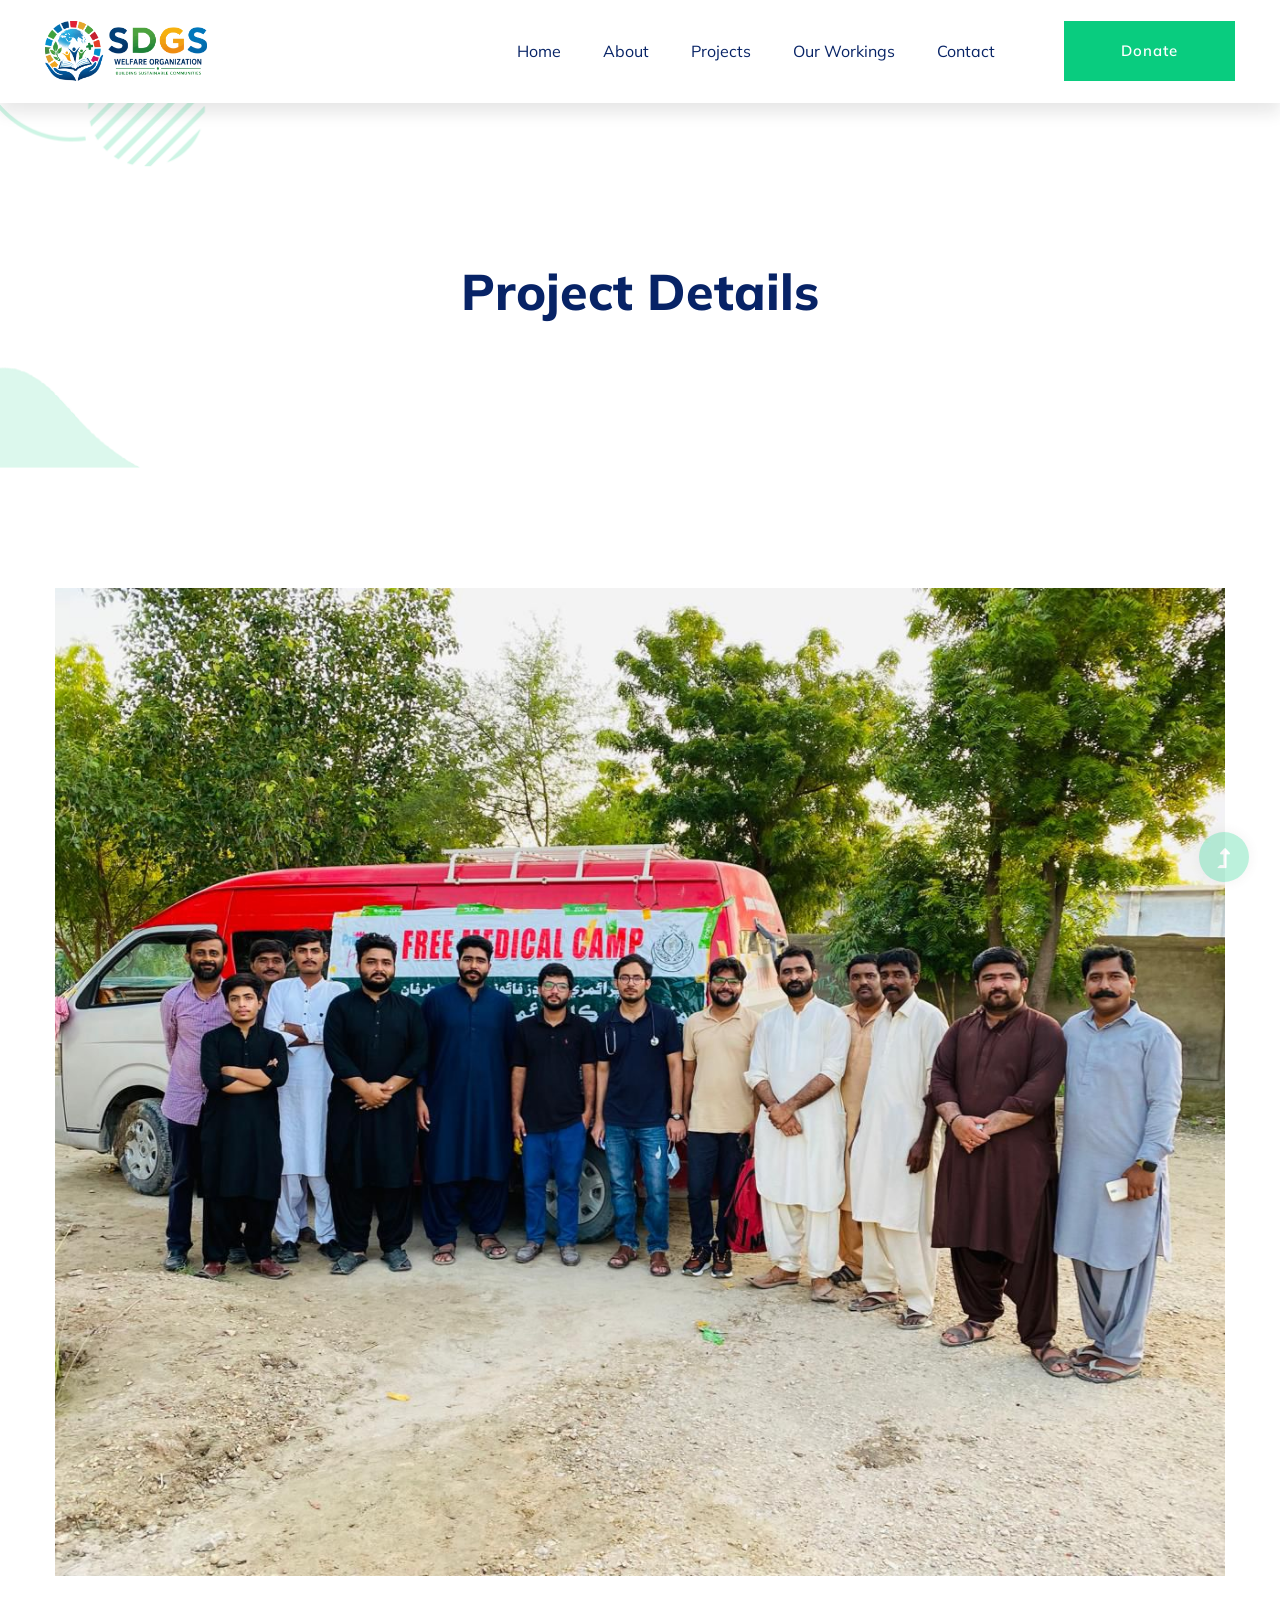
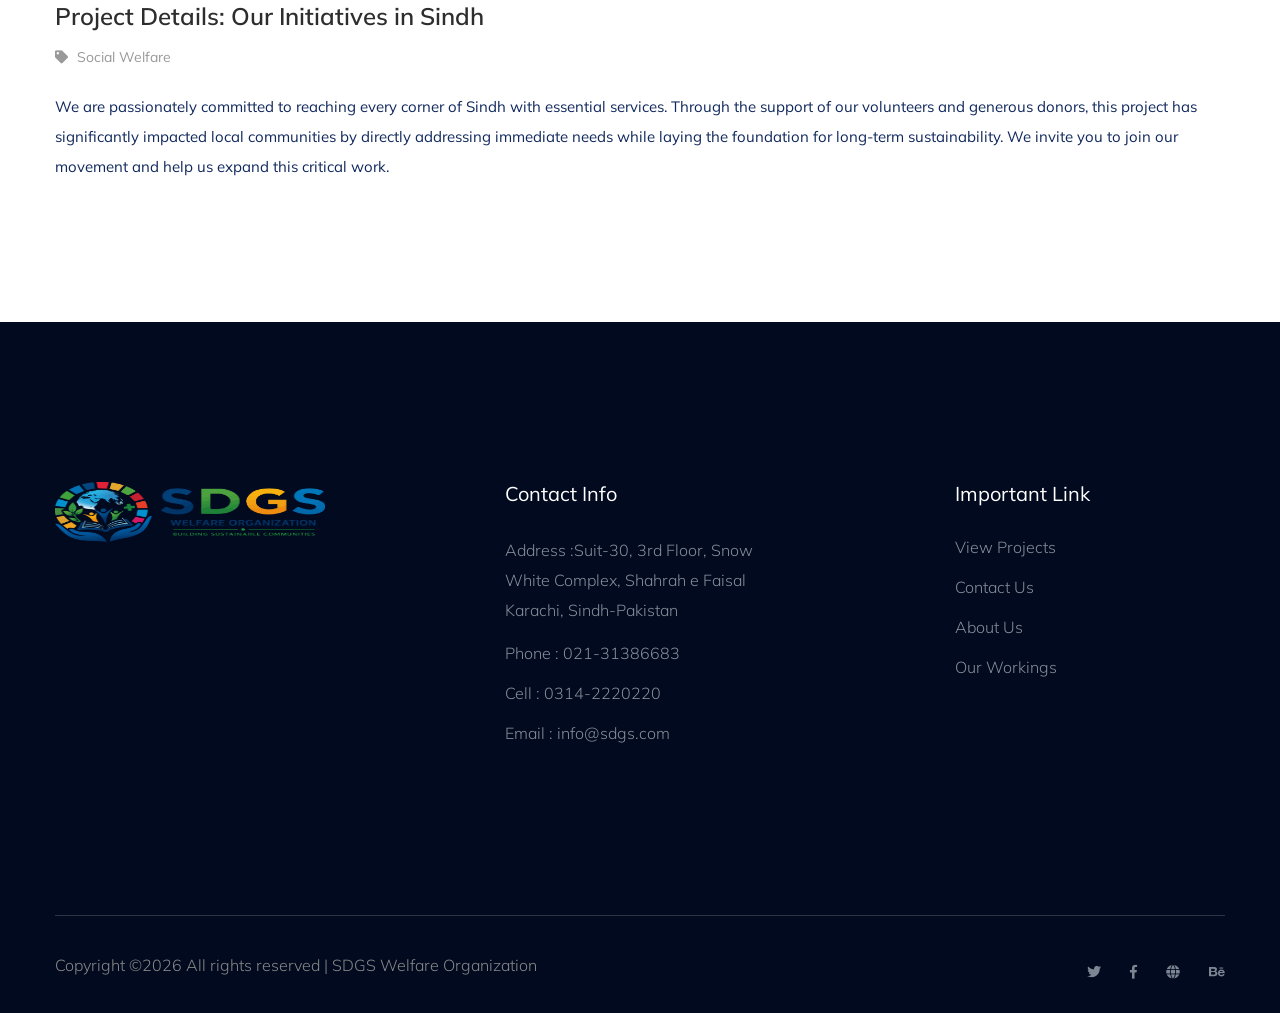
<file: project_details.html>
<!doctype html>
<html class="no-js" lang="zxx">
<head>
   <meta charset="utf-8">
   <meta http-equiv="x-ua-compatible" content="ie=edge">
   <title> SDGS | Project Details </title>
   <meta name="description" content="">
   <meta name="viewport" content="width=device-width, initial-scale=1">
   <link rel="shortcut icon" type="image/x-icon" href="assets/img/favicon.ico">
  <!-- CSS here -->
   <link rel="stylesheet" href="assets/css/bootstrap.min.css">
   <link rel="stylesheet" href="assets/css/owl.carousel.min.css">
   <link rel="stylesheet" href="assets/css/slicknav.css">
   <link rel="stylesheet" href="assets/css/animate.min.css">
   <link rel="stylesheet" href="assets/css/hamburgers.min.css">
   <link rel="stylesheet" href="assets/css/magnific-popup.css">
   <link rel="stylesheet" href="assets/css/fontawesome-all.min.css">
   <link rel="stylesheet" href="assets/css/themify-icons.css">
   <link rel="stylesheet" href="assets/css/slick.css">
   <link rel="stylesheet" href="assets/css/nice-select.css">
   <link rel="stylesheet" href="assets/css/style.css">
</head>

<body>
   <!--? Preloader Start -->
   <div id="preloader-active">
      <div class="preloader d-flex align-items-center justify-content-center">
          <div class="preloader-inner position-relative">
              <div class="preloader-circle"></div>
              <div class="preloader-img pere-text">
                 <img src="assets/img/logo/SDGS-logo-portrait.png" alt="">
              </div>
          </div>
      </div>
   </div>
   <!-- Preloader Start -->

   <header>
      <!-- Header Start -->
      <div class="header-area">
          <div class="main-header ">
              <div class="header-bottom  header-sticky">
                  <div class="container-fluid">
                      <div class="row align-items-center">
                          <!-- Logo -->
                          <div class="col-xl-2 col-lg-2">
                              <div class="logo">
                                  <a href="index.html"><img src="assets/img/logo/SDGS-logo-landscape.png" alt=""></a>
                              </div>
                          </div>
                          <div class="col-xl-10 col-lg-10">
                              <div class="menu-wrapper  d-flex align-items-center justify-content-end">
                                  <!-- Main-menu -->
                                  <div class="main-menu d-none d-lg-block">
                                      <nav>
                                          <ul id="navigation">                                                                                                                                  
                                              <li><a href="index.html">Home</a></li>
                                              <li><a href="about.html">About</a></li>
                                              <li><a href="projects.html">Projects</a></li>
                                              <li><a href="our-workings.html">Our Workings</a></li>
                                              <li><a href="contact.html">Contact</a></li>
                                          </ul>
                                      </nav>
                                  </div>
                                  <!-- Header-btn -->
                                  <div class="header-right-btn d-none d-lg-block ml-20">
                                      <a href="contact.html" class="btn header-btn">Donate</a>
                                  </div>
                              </div>
                          </div> 
                          <!-- Mobile Menu -->
                          <div class="col-12">
                              <div class="mobile_menu d-block d-lg-none"></div>
                          </div>
                      </div>
                  </div>
              </div>
          </div>
      </div>
      <!-- Header End -->
  </header>

   <main>
      <!--? Hero Start -->
      <div class="slider-area2">
         <div class="slider-height2 d-flex align-items-center">
               <div class="container">
                  <div class="row">
                     <div class="col-xl-12">
                           <div class="hero-cap hero-cap2 pt-20 text-center">
                              <h2>Project Details</h2>
                           </div>
                     </div>
                  </div>
               </div>
         </div>
      </div>
      <!-- Hero End -->

      <!--? Blog Area Start -->
      <section class="blog_area single-post-area section-padding">
         <div class="container">
            <div class="row">
               <div class="col-lg-12 posts-list">
                  
                  <!-- DYNAMIC CONTENT AREA -->
                  <div class="single-post">
                     <div class="feature-img">
                        <img id="project-image" class="img-fluid" src="assets/img/gallery/project_medical.jpeg" alt="" style="width: 100%; height: auto; object-fit: cover;">
                     </div>
                     <div class="blog_details">
                        <h2 id="project-title" style="color: #2d2d2d;">Project Details: Our Initiatives in Sindh</h2>
                        <ul class="blog-info-link mt-3 mb-4">
                           <li><a href="#"><i class="fa fa-tag"></i> Social Welfare</a></li>
                        </ul>
                        
                        <!-- Description block wrapper for JavaScript -->
                        <div id="project-description">
                            <p class="excert">
                               We are passionately committed to reaching every corner of Sindh with essential services. Through the support of our volunteers and generous donors, this project has significantly impacted local communities by directly addressing immediate needs while laying the foundation for long-term sustainability. We invite you to join our movement and help us expand this critical work.
                            </p>
                        </div>
                     </div>
                  </div>
                  <!-- END DYNAMIC CONTENT AREA -->

               </div>
            </div>
         </div>
      </section>
      <!-- Blog Area End -->
   </main>

   <footer>
      <div class="footer-wrapper section-bg2" data-background="assets/img/gallery/footer_bg.png">
          <!-- Footer Top-->
          <div class="footer-area footer-padding">
              <div class="container">
                  <div class="row d-flex justify-content-between">
                      <div class="col-xl-3 col-lg-3 col-md-4 col-sm-6">
                      <div class="single-footer-caption mb-50">
                          <div class="single-footer-caption mb-30">
                              <div class="footer-tittle">
                                  <div class="footer-logo mb-20">
                                      <a href="index.html"><img src="assets/img/logo/SDGS-logo-landscape.png" alt=""></a>
                                  </div>
                              </div>
                          </div>
                      </div>
                      </div>
                      <div class="col-xl-3 col-lg-3 col-md-4 col-sm-5">
                          <div class="single-footer-caption mb-50">
                              <div class="footer-tittle">
                                  <h4>Contact Info</h4>
                                  <ul>
                                        <li>
                                            <p>Address :Suit-30, 3rd Floor, Snow White Complex, Shahrah e Faisal Karachi, Sindh-Pakistan</p>
                                        </li>
                                        <li><a href="#">Phone : 021-31386683</a></li>
                                        <li><a href="#">Cell : 0314-2220220</a></li>
                                        <li><a href="#">Email : info@sdgs.com</a></li>
                                    </ul>
                              </div>
                          </div>
                      </div>
                      <div class="col-xl-3 col-lg-3 col-md-4 col-sm-5">
                          <div class="single-footer-caption mb-50">
                              <div class="footer-tittle">
                                  <h4>Important Link</h4>
                                  <ul>
                                      <li><a href="projects.html"> View Projects</a></li>
                                      <li><a href="contact.html">Contact Us</a></li>
                                      <li><a href="about.html">About Us</a></li>
                                      <li><a href="our-workings.html">Our Workings</a></li>
                                  </ul>
                              </div>
                          </div>
                      </div>
                  </div>
              </div>
          </div>
          <!-- footer-bottom -->
          <div class="footer-bottom-area">
              <div class="container">
                  <div class="footer-border">
                      <div class="row d-flex justify-content-between align-items-center">
                          <div class="col-xl-10 col-lg-9 ">
                              <div class="footer-copy-right">
                                  <p>Copyright &copy;<script>document.write(new Date().getFullYear());</script> All rights reserved | SDGS Welfare Organization</p>
                              </div>
                          </div>
                          <div class="col-xl-2 col-lg-3">
                              <div class="footer-social f-right">
                                  <a href="#"><i class="fab fa-twitter"></i></a>
                                  <a href="https://www.facebook.com/sai4ull"><i class="fab fa-facebook-f"></i></a>
                                  <a href="#"><i class="fas fa-globe"></i></a>
                                  <a href="#"><i class="fab fa-behance"></i></a>
                              </div>
                          </div>
                      </div>
                  </div>
              </div>
          </div>
      </div>
  </footer>

   <!-- Scroll Up -->
   <div id="back-top" >
         <a title="Go to Top" href="#"> <i class="fas fa-level-up-alt"></i></a>
   </div>

   <!-- JS here -->
   <script src="./assets/js/vendor/modernizr-3.5.0.min.js"></script>
   <script src="./assets/js/vendor/jquery-1.12.4.min.js"></script>
   <script src="./assets/js/popper.min.js"></script>
   <script src="./assets/js/bootstrap.min.js"></script>
   <script src="./assets/js/jquery.slicknav.min.js"></script>
   <script src="./assets/js/owl.carousel.min.js"></script>
   <script src="./assets/js/slick.min.js"></script>
   <script src="./assets/js/wow.min.js"></script>
   <script src="./assets/js/animated.headline.js"></script>
   <script src="./assets/js/jquery.magnific-popup.js"></script>
   <script src="./assets/js/gijgo.min.js"></script>
   <script src="./assets/js/jquery.nice-select.min.js"></script>
   <script src="./assets/js/jquery.sticky.js"></script>
   <script src="./assets/js/jquery.counterup.min.js"></script>
   <script src="./assets/js/waypoints.min.js"></script>
   <script src="./assets/js/jquery.countdown.min.js"></script>
   <script src="./assets/js/hover-direction-snake.min.js"></script>
   <script src="./assets/js/contact.js"></script>
   <script src="./assets/js/jquery.form.js"></script>
   <script src="./assets/js/jquery.validate.min.js"></script>
   <script src="./assets/js/mail-script.js"></script>
   <script src="./assets/js/jquery.ajaxchimp.min.js"></script>
   <script src="./assets/js/plugins.js"></script>
   <script src="./assets/js/main.js"></script>

   <!-- DYNAMIC PAGE SCRIPT -->
   <script>
      const projectData = {
         "medical-camps": {
            title: "Medical Camp for Flood Effected areas of Sindh 2022 (District Naushero Feroze)",
            image: "assets/img/gallery/project_flood_camp.jpeg",
            description: "<p class='excert'>In response to the devastating 2022 floods, we set up emergency medical camps in District Naushero Feroze. Our medical teams treated hundreds of patients suffering from waterborne diseases, skin infections, and malnutrition, providing free medicine and critical care.</p><p>These camps serve as a lifeline for remote communities who have lost access to basic healthcare facilities due to natural disasters. By bringing doctors and medical supplies directly to them, we ensure immediate relief and prevent long-term health crises.</p>"
         },
         "emergency-relief": {
            title: "Disaster Response & Social Welfare",
            image: "assets/img/gallery/project_relief.jpeg",
            description: "<p class='excert'>Sindh is highly vulnerable to extreme weather. Our rapid response teams distribute emergency food rations, survival supplies, and set up heatwave relief camps to provide critical hydration and shade for vulnerable families facing sudden crises.</p><p>We believe in building community resilience. Beyond immediate aid, our social welfare programs aim to restore dignity and provide a stable foundation for families to rebuild their lives after sudden displacements.</p>"
         },
         "education-initiatives": {
            title: "Students Supported in Local Education Initiatives",
            image: "assets/img/gallery/project_education.jpeg",
            description: "<p class='excert'>We believe education is the foundation of a sustainable community. This project funds makeshift schools, provides vital resources, and sets up safe outdoor learning environments to keep children learning even in areas lacking formal infrastructure.</p><div class='quote-wrapper'><div class='quotes'>Education is the most powerful weapon which you can use to change the world.</div></div><p>Our initiatives focus on ensuring that poverty and geographic isolation do not prevent a child from accessing quality education and a brighter future.</p>"
         },
         "flood-medical": {
            title: "Wheelchair Distribution and Support for Disabled Persons",
            image: "assets/img/gallery/project_flood_medical.jpeg",
            description: "<p class='excert'>Accessibility is a fundamental right. We distributed wheelchairs to individuals with physical disabilities across remote regions of Sindh, empowering them with mobility, independence, and a better quality of life.</p><p>This initiative helps remove physical barriers, allowing disabled individuals to engage more fully with their communities, seek employment, and live with dignity.</p>"
         },
         "ramzan-rashan": {
            title: "Rashan Distribution in the Month of Ramzan",
            image: "assets/img/gallery/project_ramzan_rashan.jpeg",
            description: "<p class='excert'>During the holy month of Ramzan, we ensure that no family goes to sleep hungry. We distribute comprehensive food ration bags (Rashan) containing flour, rice, lentils, oil, and sugar to daily wage earners and impoverished families.</p><p>Our distribution network identifies the most vulnerable households, ensuring that our targeted aid directly reaches widows, orphans, and the elderly during times of increased need.</p>"
         },
         "tree-plantation": {
            title: "Tree Plantations for Green Environment",
            image: "assets/img/gallery/project_tree_plantation.jpeg",
            description: "<p class='excert'>Combating climate change starts at the grassroots level. We organize interactive tree-planting campaigns and climate awareness drives, fostering environmental stewardship among the youth to lead Sindh into a greener future.</p><p>By planting indigenous shade and fruit trees, we not only improve local air quality and provide cooling canopies but also establish long-term ecological balance in our communities.</p>"
         }
      };

      document.addEventListener("DOMContentLoaded", function() {
         // 1. Get the '?id=' from the URL
         const urlParams = new URLSearchParams(window.location.search);
         const projectId = urlParams.get('id');

         // 2. If the ID exists in our dictionary, update the page
         if (projectId && projectData[projectId]) {
            const project = projectData[projectId];
            
            // Update Title
            document.getElementById('project-title').innerText = project.title;
            
            // Update Image
            document.getElementById('project-image').src = project.image;
            
            // Update Description
            document.getElementById('project-description').innerHTML = project.description;
         }
      });
   </script>
</body>
</html>
</file>
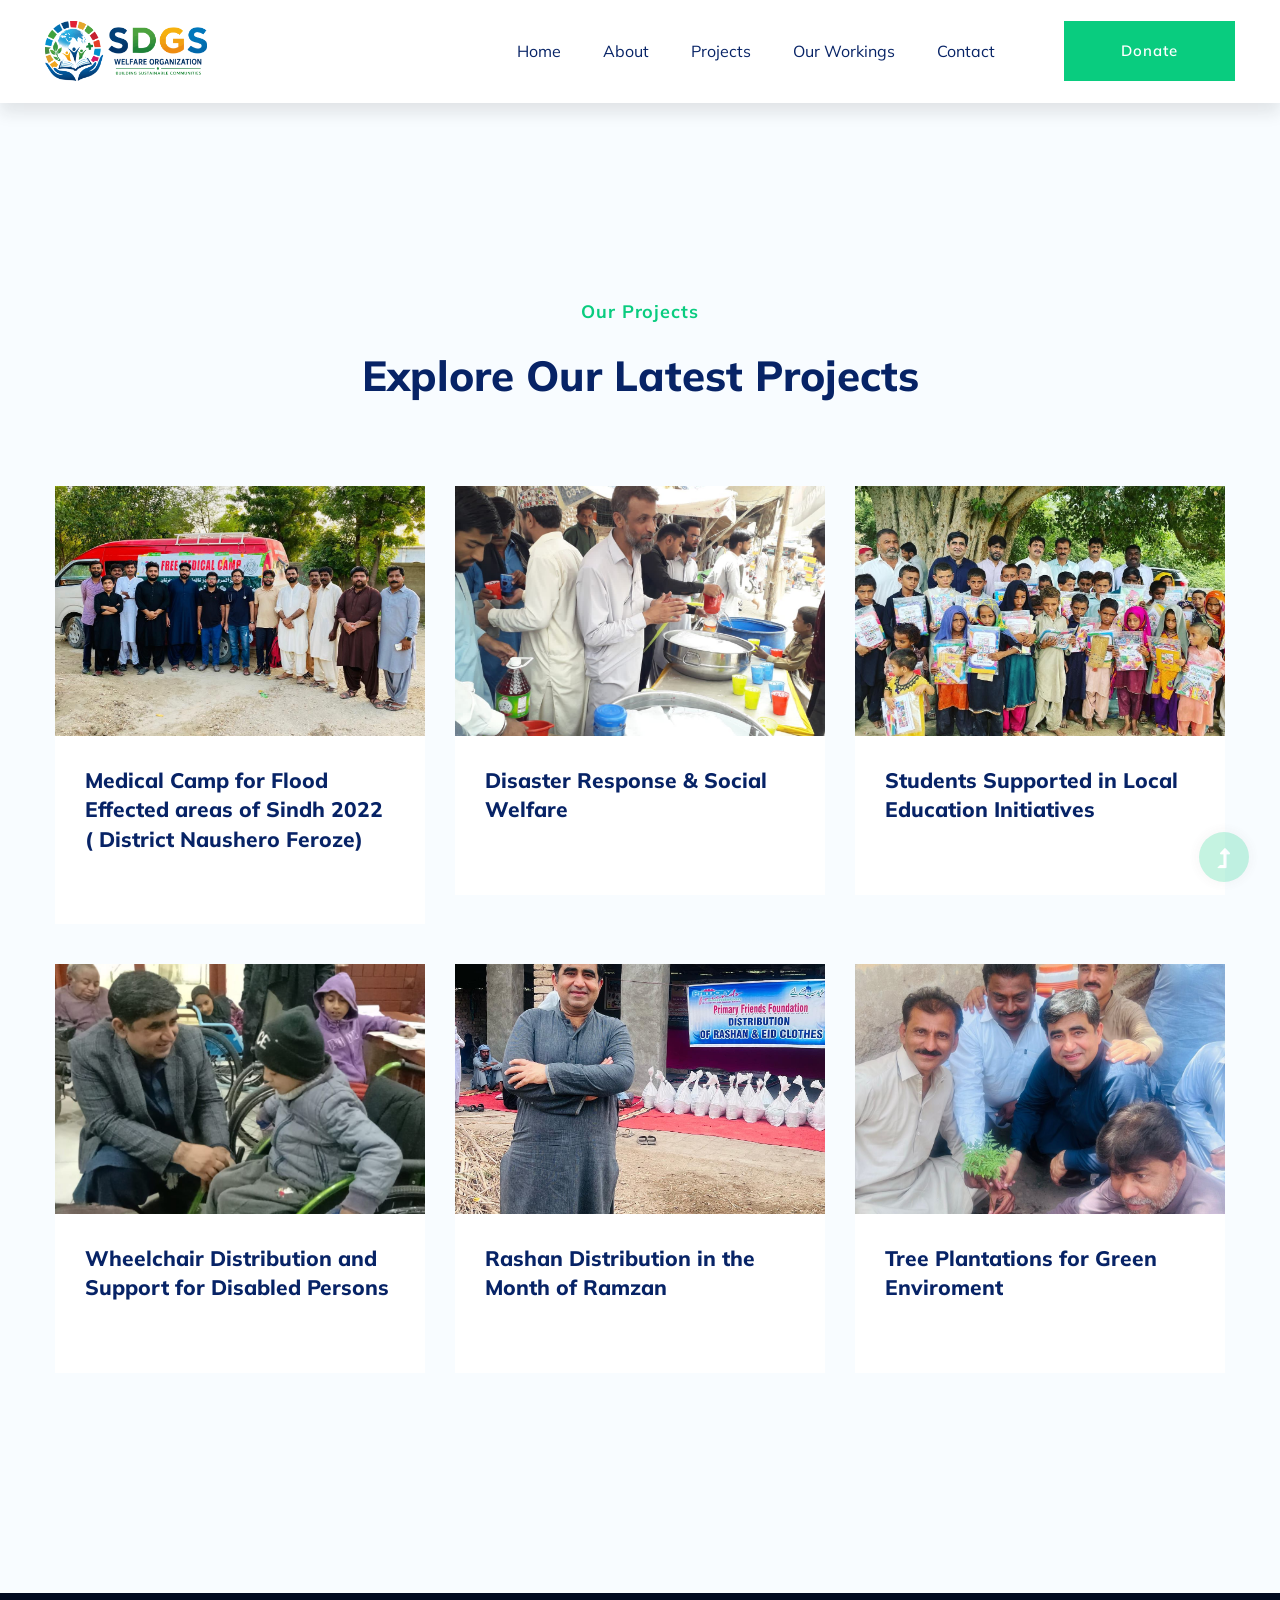
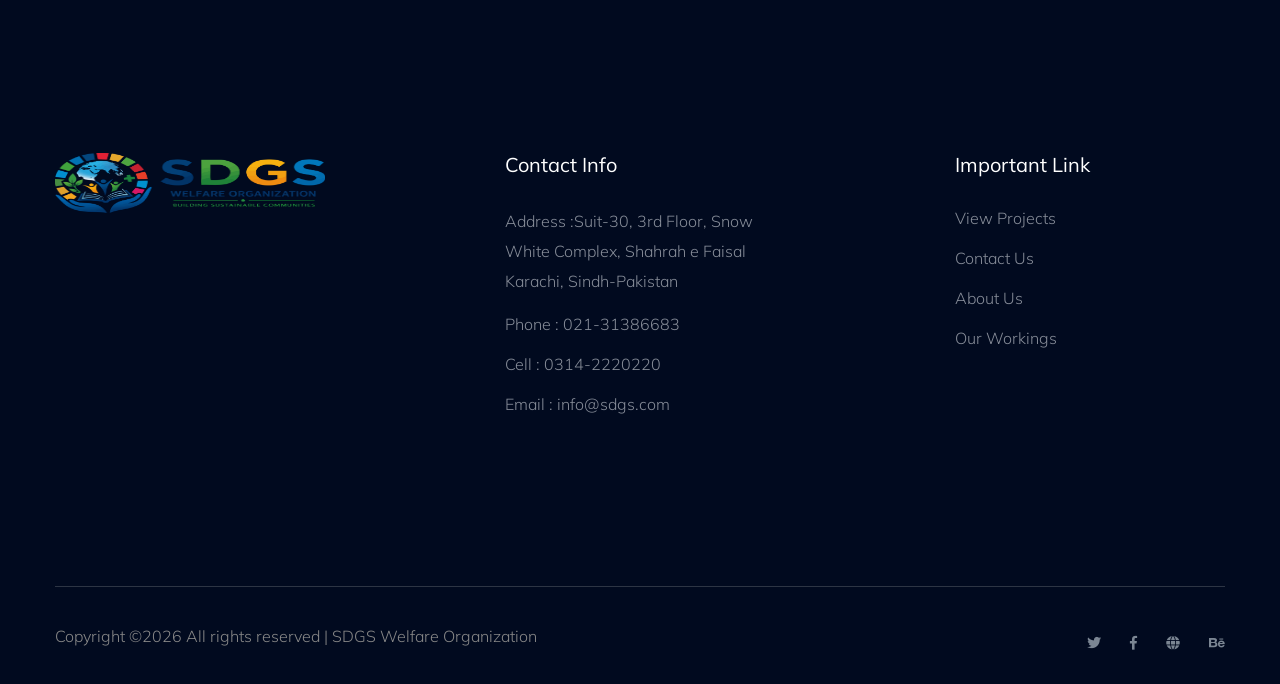
<file: projects.html>
<!doctype html>
<html class="no-js" lang="zxx">
<head>
    <meta charset="utf-8">
    <meta http-equiv="x-ua-compatible" content="ie=edge">
    <title> Charity | Teamplate</title>
    <meta name="description" content="">
    <meta name="viewport" content="width=device-width, initial-scale=1">
    <link rel="manifest" href="site.webmanifest">
    <link rel="shortcut icon" type="image/x-icon" href="assets/img/favicon.ico">

	<!-- CSS here -->
	<link rel="stylesheet" href="assets/css/bootstrap.min.css">
	<link rel="stylesheet" href="assets/css/owl.carousel.min.css">
	<link rel="stylesheet" href="assets/css/slicknav.css">
    <link rel="stylesheet" href="assets/css/flaticon.css">
    <link rel="stylesheet" href="assets/css/progressbar_barfiller.css">
    <link rel="stylesheet" href="assets/css/gijgo.css">
    <link rel="stylesheet" href="assets/css/animate.min.css">
    <link rel="stylesheet" href="assets/css/animated-headline.css">
	<link rel="stylesheet" href="assets/css/magnific-popup.css">
	<link rel="stylesheet" href="assets/css/fontawesome-all.min.css">
	<link rel="stylesheet" href="assets/css/themify-icons.css">
	<link rel="stylesheet" href="assets/css/slick.css">
	<link rel="stylesheet" href="assets/css/nice-select.css">
	<link rel="stylesheet" href="assets/css/style.css">
</head>
<body>
    <!-- ? Preloader Start -->
    <div id="preloader-active">
        <div class="preloader d-flex align-items-center justify-content-center">
            <div class="preloader-inner position-relative">
                <div class="preloader-circle"></div>
                <div class="preloader-img pere-text">
                    <img src="assets/img/logo/SDGS-logo-portrait.png" alt="">
                </div>
            </div>
        </div>
    </div>
    <!-- Preloader Start -->
    <header>
        <!-- Header Start -->
        <div class="header-area">
            <div class="main-header ">
                <!-- <div class="header-top d-none d-lg-block">
                    <div class="container-fluid">
                        <div class="col-xl-12">
                            <div class="row d-flex justify-content-between align-items-center">
                                <div class="header-info-left d-flex">
                                    <ul>     
                                        <li>Phone: +99 (0) 101 0000 888</li>
                                        <li>Email: noreply@yourdomain.com</li>
                                    </ul>
                                    <div class="header-social">    
                                        <ul>
                                            <li><a href="#"><i class="fab fa-twitter"></i></a></li>
                                            <li><a  href="https://www.facebook.com/sai4ull"><i class="fab fa-facebook-f"></i></a></li>
                                            <li><a href="#"><i class="fab fa-linkedin-in"></i></a></li>
                                            <li> <a href="#"><i class="fab fa-google-plus-g"></i></a></li>
                                        </ul>
                                    </div>
                                </div>
                                <div class="header-info-right d-flex align-items-center">
                                    <div class="select-this">
                                        <form action="#">
                                            <div class="select-itms">
                                                <select name="select" id="select1">
                                                    <option value="">English</option>
                                                    <option value="">Bangla</option>
                                                    <option value="">Arabic</option>
                                                    <option value="">Hindi</option>
                                                </select>
                                            </div>
                                        </form>
                                    </div>
                                    <ul class="contact-now">     
                                        <li><a href="#">Subscribe Now</a></li>
                                    </ul>
                                </div>
                            </div>
                        </div>
                    </div>
                </div> -->
                <div class="header-bottom  header-sticky">
                    <div class="container-fluid">
                        <div class="row align-items-center">
                            <!-- Logo -->
                            <div class="col-xl-2 col-lg-2">
                                <div class="logo">
                                    <a href="index.html"><img src="assets/img/logo/SDGS-logo-landscape.png" alt=""></a>
                                </div>
                            </div>
                            <div class="col-xl-10 col-lg-10">
                                <div class="menu-wrapper  d-flex align-items-center justify-content-end">
                                    <!-- Main-menu -->
                                    <div class="main-menu d-none d-lg-block">
                                        <nav>
                                            <ul id="navigation">                                                                                          
                                                <li><a href="index.html">Home</a></li>
                                                <li><a href="about.html">About</a></li>
                                                <li><a href="projects.html">Projects</a></li>
                                                <li><a href="our-workings.html">Our Workings</a></li>
                                                <!-- <li><a href="blog.html">Blog</a>
                                                    <ul class="submenu">
                                                        <li><a href="blog.html">Blog</a></li>
                                                        <li><a href="blog_details.html">Blog Details</a></li>
                                                        <li><a href="elements.html">Element</a></li>
                                                    </ul>
                                                </li> -->
                                                <li><a href="contact.html">Contact</a></li>
                                            </ul>
                                        </nav>
                                    </div>
                                    <!-- Header-btn -->
                                    <div class="header-right-btn d-none d-lg-block ml-20">
                                        <a href="contact.html" class="btn header-btn">Donate</a>
                                    </div>
                                </div>
                            </div> 
                            <!-- Mobile Menu -->
                            <div class="col-12">
                                <div class="mobile_menu d-block d-lg-none"></div>
                            </div>
                        </div>
                    </div>
                </div>
            </div>
        </div>
        <!-- Header End -->
    </header>
    <!-- header end -->
    <main>
    <!--? Hero Start -->
    <!-- <div class="slider-area2">
        <div class="slider-height2 d-flex align-items-center">
            <div class="container">
                <div class="row">
                    <div class="col-xl-12">
                        <div class="hero-cap hero-cap2 pt-20 text-center">
                            <h2>Projects</h2>
                        </div>
                    </div>
                </div>
            </div>
        </div>
    </div> -->
    <!-- Hero End -->
        <!-- Our Projects Start -->
    <div class="our-cases-area section-padding30">
        <div class="container">
            <div class="row justify-content-center">
                <div class="col-xl-6 col-lg-7 col-md-10 col-sm-10">
                    <!-- Section Tittle -->
                    <div class="section-tittle text-center mb-80">
                        <span>Our Projects</span>
                        <h2>Explore our latest projects</h2>
                    </div>
                </div>
            </div>
            <div class="row">
                <div class="col-lg-4 col-md-6 col-sm-6">
                    <div class="single-cases mb-40">
                        <div class="cases-img">
                            <a href="project_details.html?id=medical-camps"><img src="assets/img/gallery/project_flood_camp.jpeg" alt="" style="width: 100%; height: 250px; object-fit: cover;"></a>
                        </div>
                        <div class="cases-caption" style="padding: 30px;">
                            <h3><a href="project_details.html?id=medical-camps">Medical Camp for Flood Effected areas of Sindh 2022 ( District Naushero Feroze)</a></h3>
                        </div>
                    </div>
                </div>
                <div class="col-lg-4 col-md-6 col-sm-6">
                    <div class="single-cases mb-40">
                        <div class="cases-img">
                            <a href="project_details.html?id=emergency-relief"><img src="assets/img/gallery/project_relief.jpeg" alt="" style="width: 100%; height: 250px; object-fit: cover;"></a>
                        </div>
                        <div class="cases-caption" style="padding: 30px;">
                            <h3><a href="project_details.html?id=emergency-relief">Disaster Response & Social Welfare</a></h3>
                        </div>
                    </div>
                </div>
                <div class="col-lg-4 col-md-6 col-sm-6">
                    <div class="single-cases mb-40">
                        <div class="cases-img">
                            <a href="project_details.html?id=education-initiatives"><img src="assets/img/gallery/project_education.jpeg" alt="" style="width: 100%; height: 250px; object-fit: cover;"></a>
                        </div>
                        <div class="cases-caption" style="padding: 30px;">
                            <h3><a href="project_details.html?id=education-initiatives">Students Supported in Local Education Initiatives</a></h3>
                        </div>
                    </div>
                </div>
                <div class="col-lg-4 col-md-6 col-sm-6">
                    <div class="single-cases mb-40">
                        <div class="cases-img">
                            <a href="project_details.html?id=flood-medical"><img src="assets/img/gallery/project_flood_medical.jpeg" alt="" style="width: 100%; height: 250px; object-fit: cover;"></a>
                        </div>
                        <div class="cases-caption" style="padding: 30px;">
                            <h3><a href="project_details.html?id=flood-medical">Wheelchair Distribution and Support for Disabled Persons</a></h3>
                        </div>
                    </div>
                </div>
                <div class="col-lg-4 col-md-6 col-sm-6">
                    <div class="single-cases mb-40">
                        <div class="cases-img">
                            <a href="project_details.html?id=ramzan-rashan"><img src="assets/img/gallery/project_ramzan_rashan.jpeg" alt="" style="width: 100%; height: 250px; object-fit: cover;"></a>
                        </div>
                        <div class="cases-caption" style="padding: 30px;">
                            <h3><a href="project_details.html?id=ramzan-rashan">Rashan Distribution in the Month of Ramzan</a></h3>
                        </div>
                    </div>
                </div>
                <div class="col-lg-4 col-md-6 col-sm-6">
                    <div class="single-cases mb-40">
                        <div class="cases-img">
                            <a href="project_details.html?id=tree-plantation"><img src="assets/img/gallery/project_tree_plantation.jpeg" alt="" style="width: 100%; height: 250px; object-fit: cover;"></a>
                        </div>
                        <div class="cases-caption" style="padding: 30px;">
                            <h3><a href="project_details.html?id=tree-plantation">Tree Plantations for Green Enviroment</a></h3>
                        </div>
                    </div>
                </div>
            </div>
        </div>
    </div>
    <!-- Our Projects End -->
    </main>
    <footer>
        <div class="footer-wrapper section-bg2" data-background="assets/img/gallery/footer_bg.png">
            <!-- Footer Top-->
            <div class="footer-area footer-padding">
                <div class="container">
                    <div class="row d-flex justify-content-between">
                        <div class="col-xl-3 col-lg-3 col-md-4 col-sm-6">
                        <div class="single-footer-caption mb-50">
                            <div class="single-footer-caption mb-30">
                                <div class="footer-tittle">
                                    <div class="footer-logo mb-20">
                                        <a href="index.html"><img src="assets/img/logo/SDGS-logo-landscape.png" alt=""></a>
                                    </div>
                                </div>
                            </div>
                        </div>
                        </div>
                        <div class="col-xl-3 col-lg-3 col-md-4 col-sm-5">
                            <div class="single-footer-caption mb-50">
                                <div class="footer-tittle">
                                    <h4>Contact Info</h4>
                                    <ul>
                                        <li>
                                            <p>Address :Suit-30, 3rd Floor, Snow White Complex, Shahrah e Faisal Karachi, Sindh-Pakistan</p>
                                        </li>
                                        <li><a href="#">Phone : 021-31386683</a></li>
                                        <li><a href="#">Cell : 0314-2220220</a></li>
                                        <li><a href="#">Email : info@sdgs.com</a></li>
                                    </ul>
                                </div>

                            </div>
                        </div>
                        <div class="col-xl-3 col-lg-3 col-md-4 col-sm-5">
                            <div class="single-footer-caption mb-50">
                                <div class="footer-tittle">
                                    <h4>Important Link</h4>
                                    <ul>
                                        <li><a href="projects.html">View Projects</a></li>
                                        <li><a href="contact.html">Contact Us</a></li>
                                        <li><a href="about.html">About Us</a></li>
                                        <li><a href="our-workings.html">Our Workings</a></li>
                                    </ul>
                                </div>
                            </div>
                        </div>
                        <!-- <div class="col-xl-3 col-lg-3 col-md-4 col-sm-5 d-none">
                            <div class="single-footer-caption mb-50">
                                <div class="footer-tittle">
                                    <h4>Newsletter</h4>
                                    <div class="footer-pera footer-pera2">
                                    <p>Heaven fruitful doesn't over lesser in days. Appear creeping.</p>
                                </div>
                              
                                <div class="footer-form" >
                                    <div id="mc_embed_signup">
                                        <form target="_blank" action="https://spondonit.us12.list-manage.com/subscribe/post?u=1462626880ade1ac87bd9c93a&amp;id=92a4423d01"
                                        method="get" class="subscribe_form relative mail_part">
                                            <input type="email" name="email" id="newsletter-form-email" placeholder="Email Address"
                                            class="placeholder hide-on-focus" onfocus="this.placeholder = ''"
                                            onblur="this.placeholder = ' Email Address '">
                                            <div class="form-icon">
                                                <button type="submit" name="submit" id="newsletter-submit"
                                                class="email_icon newsletter-submit button-contactForm"><img src="assets/img/gallery/form.png" alt=""></button>
                                            </div>
                                            <div class="mt-10 info"></div>
                                        </form>
                                    </div>
                                </div>
                                </div>
                            </div>
                        </div> -->
                    </div>
                </div>
            </div>
            <!-- footer-bottom -->
            <div class="footer-bottom-area">
                <div class="container">
                    <div class="footer-border">
                        <div class="row d-flex justify-content-between align-items-center">
                            <div class="col-xl-10 col-lg-9 ">
                                <div class="footer-copy-right">
                                    <p><!-- Link back to Colorlib can't be removed. Template is licensed under CC BY 3.0. -->
  Copyright &copy;<script>document.write(new Date().getFullYear());</script> All rights reserved | SDGS Welfare Organization
  <!-- Link back to Colorlib can't be removed. Template is licensed under CC BY 3.0. --></p>
                                </div>
                            </div>
                            <div class="col-xl-2 col-lg-3">
                                <div class="footer-social f-right">
                                    <a href="#"><i class="fab fa-twitter"></i></a>
                                    <a  href="https://www.facebook.com/sai4ull"><i class="fab fa-facebook-f"></i></a>
                                    <a href="#"><i class="fas fa-globe"></i></a>
                                    <a href="#"><i class="fab fa-behance"></i></a>
                                </div>
                            </div>
                        </div>
                    </div>
                </div>
            </div>
        </div>
    </footer>

    <!-- Scroll Up -->
    <div id="back-top" >
        <a title="Go to Top" href="#"> <i class="fas fa-level-up-alt"></i></a>
    </div>

    <!-- JS here -->

    <script src="./assets/js/vendor/modernizr-3.5.0.min.js"></script>
    <!-- Jquery, Popper, Bootstrap -->
    <script src="./assets/js/vendor/jquery-1.12.4.min.js"></script>
    <script src="./assets/js/popper.min.js"></script>
    <script src="./assets/js/bootstrap.min.js"></script>
    <!-- Jquery Mobile Menu -->
    <script src="./assets/js/jquery.slicknav.min.js"></script>

    <!-- Jquery Slick , Owl-Carousel Plugins -->
    <script src="./assets/js/owl.carousel.min.js"></script>
    <script src="./assets/js/slick.min.js"></script>
    <!-- One Page, Animated-HeadLin -->
    <script src="./assets/js/wow.min.js"></script>
    <script src="./assets/js/animated.headline.js"></script>
    <script src="./assets/js/jquery.magnific-popup.js"></script>

    <!-- Date Picker -->
    <script src="./assets/js/gijgo.min.js"></script>
    <!-- Nice-select, sticky -->
    <script src="./assets/js/jquery.nice-select.min.js"></script>
    <script src="./assets/js/jquery.sticky.js"></script>
    <!-- Progress -->
    <script src="./assets/js/jquery.barfiller.js"></script>
    
    <!-- counter , waypoint,Hover Direction -->
    <script src="./assets/js/jquery.counterup.min.js"></script>
    <script src="./assets/js/waypoints.min.js"></script>
    <script src="./assets/js/jquery.countdown.min.js"></script>
    <script src="./assets/js/hover-direction-snake.min.js"></script>

    <!-- contact js -->
    <script src="./assets/js/contact.js"></script>
    <script src="./assets/js/jquery.form.js"></script>
    <script src="./assets/js/jquery.validate.min.js"></script>
    <script src="./assets/js/mail-script.js"></script>
    <script src="./assets/js/jquery.ajaxchimp.min.js"></script>
    
    <!-- Jquery Plugins, main Jquery -->	
    <script src="./assets/js/plugins.js"></script>
    <script src="./assets/js/main.js"></script>
    
    </body>
</html>
</file>
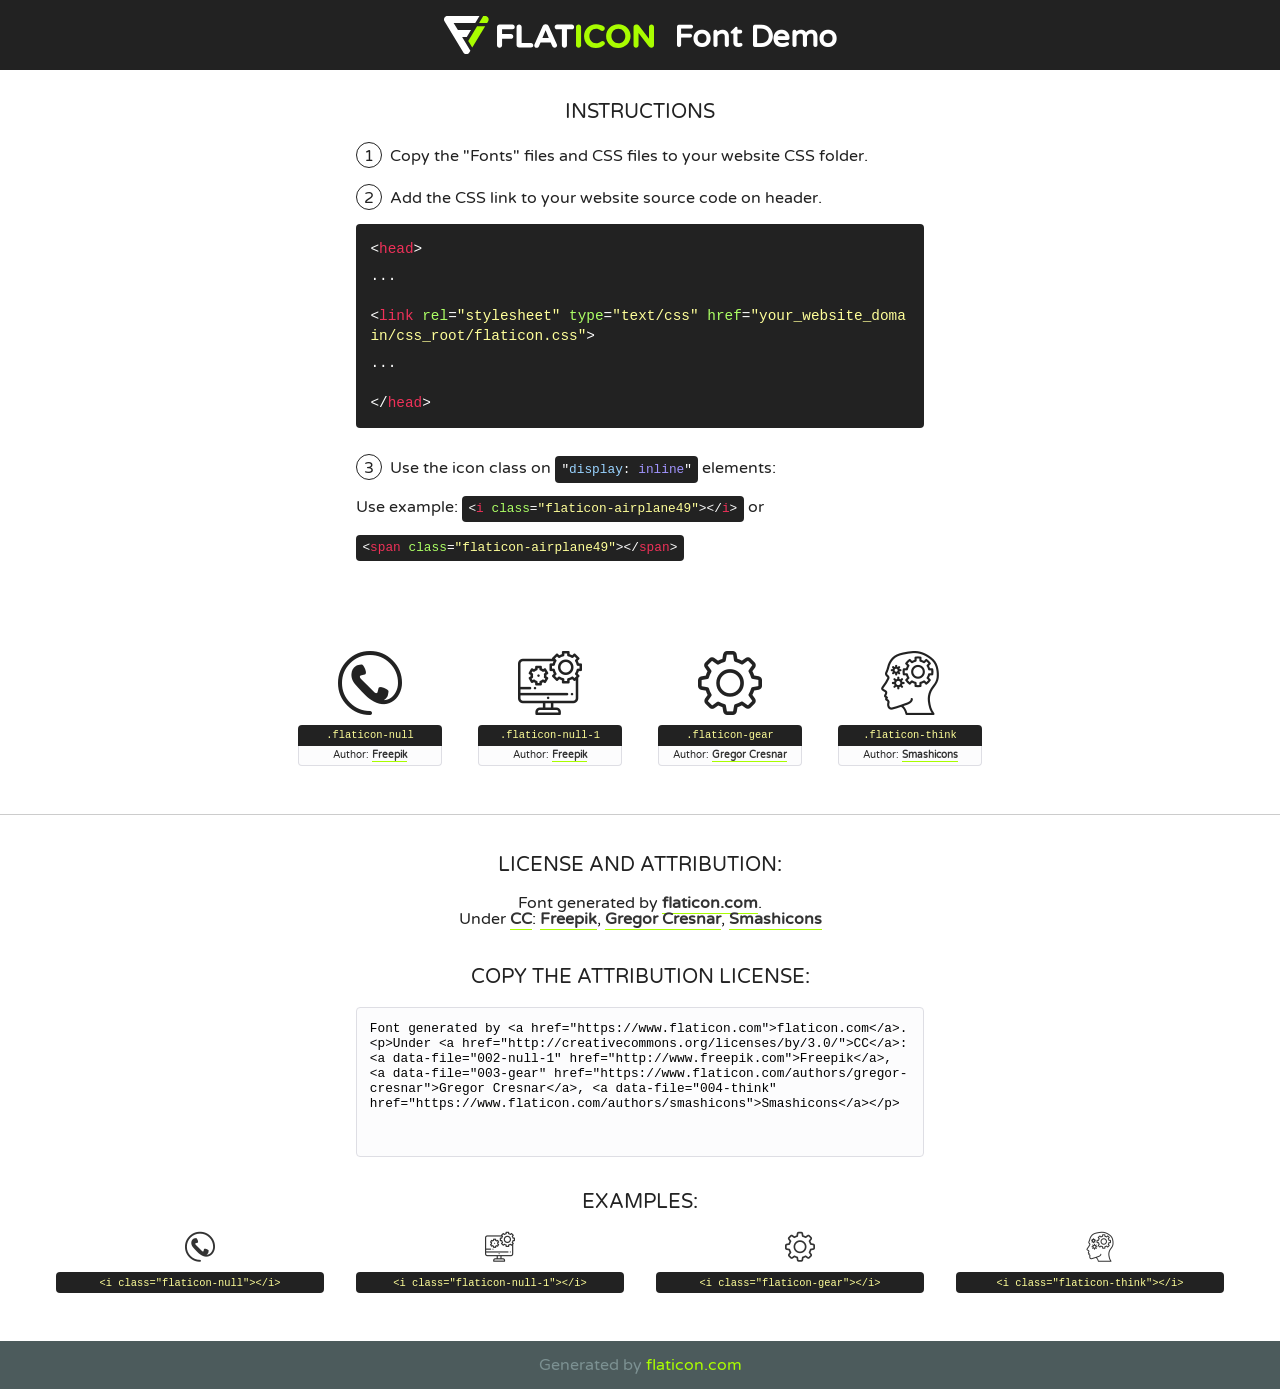
<file: assets/fonts/flaticon.html>
<!DOCTYPE html>
<!--
  Flaticon icon font: Flaticon
  Creation date: 02/06/2020 05:24
-->
<html>
<!DOCTYPE html>
<html>

<head>
    <title>Flaticon WebFont</title>
    <link href="http://fonts.googleapis.com/css?family=Varela+Round" rel="stylesheet" type="text/css" />
    <link rel="stylesheet" type="text/css" href="flaticon.css">
    <meta charset="UTF-8">
    <style>
    html, body, div, span, applet, object, iframe,
    h1, h2, h3, h4, h5, h6, p, blockquote, pre,
    a, abbr, acronym, address, big, cite, code,
    del, dfn, em, img, ins, kbd, q, s, samp,
    small, strike, strong, sub, sup, tt, var,
    b, u, i, center,
    dl, dt, dd, ol, ul, li,
    fieldset, form, label, legend,
    table, caption, tbody, tfoot, thead, tr, th, td,
    article, aside, canvas, details, embed, 
    figure, figcaption, footer, header, hgroup, 
    menu, nav, output, ruby, section, summary,
    time, mark, audio, video {
        margin: 0;
        padding: 0;
        border: 0;
        font-size: 100%;
        font: inherit;
        vertical-align: baseline;
    }
    /* HTML5 display-role reset for older browsers */
    article, aside, details, figcaption, figure, 
    footer, header, hgroup, menu, nav, section {
        display: block;
    }
    body {
        line-height: 1;
    }
    ol, ul {
        list-style: none;
    }
    blockquote, q {
        quotes: none;
    }
    blockquote:before, blockquote:after,
    q:before, q:after {
        content: '';
        content: none;
    }
    table {
        border-collapse: collapse;
        border-spacing: 0;
    }
    body {
        font-family: 'Varela Round', Helvetica, Arial, sans-serif;
        font-size: 16px;
        color: #222;
    }
    a {
        color: #333;
        border-bottom: 1px solid #a9fd00;
        font-weight: bold;
        text-decoration: none;
    }
    * {
        -moz-box-sizing: border-box;
        -webkit-box-sizing: border-box;
        box-sizing: border-box;
        margin: 0;
        padding: 0;
    }
    [class^="flaticon-"]:before, [class*=" flaticon-"]:before, [class^="flaticon-"]:after, [class*=" flaticon-"]:after {
        font-family: Flaticon;
        font-size: 30px;
        font-style: normal;
        margin-left: 20px;
        color: #333;
    }
    .wrapper {
        max-width: 600px;
        margin: auto;
        padding: 0 1em;
    }
    .title {
        font-size: 1.25em;
        text-align: center;
        margin-bottom: 1em;
        text-transform: uppercase;
    }
    header {
        text-align: center;
        background-color: #222;
        color: #fff;
        padding: 1em;
    }
    header .logo {
        width: 210px;
        height: 38px;
        display: inline-block;
        vertical-align: middle;
        margin-right: 1em;
        border: none;
    }
    header strong {
        font-size: 1.95em;
        font-weight: bold;
        vertical-align: middle;
        margin-top: 5px;
        display: inline-block;
    }
    .demo {
        margin: 2em auto;
        line-height: 1.25em;
    }
    .demo ul li {
        margin-bottom: 1em;
    }
    .demo ul li .num {
        color: #222;
        border-radius: 20px;
        display: inline-block;
        width: 26px;
        padding: 3px;
        height: 26px;
        text-align: center;
        margin-right: 0.5em;
        border: 1px solid #222;
    }
    .demo ul li code {
        background-color: #222;
        border-radius: 4px;
        padding: 0.25em 0.5em;
        display: inline-block;
        color: #fff;
        font-family: Consolas,Monaco,Lucida Console,Liberation Mono,DejaVu Sans Mono,Bitstream Vera Sans Mono,Courier New, monospace;
        font-weight: lighter;
        margin-top: 1em;
        font-size: 0.8em;
        word-break: break-all;
    }
    .demo ul li code.big {
        padding: 1em;
        font-size: 0.9em;
    }
    .demo ul li code .red {
        color: #EF3159;
    }
    .demo ul li code .green {
        color: #ACFF65;
    }
    .demo ul li code .yellow {
        color: #FFFF99;
    }
    .demo ul li code .blue {
        color: #99D3FF;
    }
    .demo ul li code .purple {
        color: #A295FF;
    }
    .demo ul li code .dots {
        margin-top: 0.5em;
        display: block;
    }
    #glyphs {
        border-bottom: 1px solid #ccc;
        padding: 2em 0;
        text-align: center;
    }
    .glyph {
        display: inline-block;
        width: 9em;
        margin: 1em;
        text-align: center;
        vertical-align: top;
        background: #FFF;
    }
    .glyph .glyph-icon {
        padding: 10px;
        display: block;
        font-family:"Flaticon";
        font-size: 64px;
        line-height: 1;
    }
    .glyph .glyph-icon:before {
        font-size: 64px;
        color: #222;
        margin-left: 0;
    }
    .class-name {
        font-size: 0.65em;
        background-color: #222;
        color: #fff;
        border-radius: 4px 4px 0 0;
        padding: 0.5em;
        color: #FFFF99;
        font-family: Consolas,Monaco,Lucida Console,Liberation Mono,DejaVu Sans Mono,Bitstream Vera Sans Mono,Courier New, monospace;
    }
    .author-name {
        font-size: 0.6em;
        background-color: #fcfcfd;
        border: 1px solid #DEDEE4;
        border-top: 0;
        border-radius: 0 0 4px 4px;
        padding: 0.5em;
    }
    .class-name:last-child {
        font-size: 10px;
        color:#888;
    }
    .class-name:last-child a {
        font-size: 10px;
        color:#555;
    }
    .class-name:last-child a:hover {
        color:#a9fd00;
    }
    .glyph > input {
        display: block;
        width: 100px;
        margin: 5px auto;
        text-align: center;
        font-size: 12px;
        cursor: text;
    }
    .glyph > input.icon-input {
        font-family:"Flaticon";
        font-size: 16px;
        margin-bottom: 10px;
    }
    .attribution .title {
        margin-top: 2em;
    }
    .attribution textarea {
        background-color: #fcfcfd;
        padding: 1em;
        border: none;
        box-shadow: none;
        border: 1px solid #DEDEE4;
        border-radius: 4px;
        resize: none;
        width: 100%;
        height: 150px;
        font-size: 0.8em;
        font-family: Consolas,Monaco,Lucida Console,Liberation Mono,DejaVu Sans Mono,Bitstream Vera Sans Mono,Courier New, monospace;
        -webkit-appearance: none;
    }
    .iconsuse {
        margin: 2em auto;
        text-align: center;
        max-width: 1200px;
    }
    .iconsuse:after {
        content: '';
        display: table;
        clear: both;
    }
    .iconsuse .image {
        float: left;
        width: 25%;
        padding: 0 1em;
    }
    .iconsuse .image p {
        margin-bottom: 1em;
    }
    .iconsuse .image span {
        display: block;
        font-size: 0.65em;
        background-color: #222;
        color: #fff;
        border-radius: 4px;
        padding: 0.5em;
        color: #FFFF99;
        margin-top: 1em;
        font-family: Consolas,Monaco,Lucida Console,Liberation Mono,DejaVu Sans Mono,Bitstream Vera Sans Mono,Courier New, monospace;
    }
    #footer {
        text-align: center;
        background-color: #4C5B5C;
        color: #7c9192;
        padding: 1em;
    }
    #footer a {
        border: none;
        color: #a9fd00;
        font-weight: normal;
    }
    @media (max-width: 960px) {
        .iconsuse .image {
            width: 50%;
        }
    }
    @media (max-width: 560px) {
        .iconsuse .image {
            width: 100%;
        }
    }
    </style>
</head>

<body class="characters-off">

    <header>
        <a href="https://www.flaticon.com" target="_blank" class="logo">
            <svg version="1.1" xmlns="http://www.w3.org/2000/svg" xmlns:xlink="http://www.w3.org/1999/xlink" xmlns:a="http://ns.adobe.com/AdobeSVGViewerExtensions/3.0/" viewBox="0 0 560.875 102.036" enable-background="new 0 0 560.875 102.036" xml:space="preserve">
                <defs>
                </defs>
                <g>
                    <g class="letters">
                        <path fill="#ffffff" d="M141.596,29.675c0-3.777,2.985-6.767,6.764-6.767h34.438c3.426,0,6.15,2.728,6.15,6.15
                        c0,3.43-2.724,6.149-6.15,6.149h-27.674v13.091h23.719c3.429,0,6.151,2.724,6.151,6.15c0,3.43-2.723,6.149-6.151,6.149h-23.719
                        v17.574c0,3.773-2.986,6.761-6.764,6.761c-3.779,0-6.764-2.989-6.764-6.761V29.675z"></path>
                        <path fill="#ffffff" d="M193.844,29.149c0-3.781,2.985-6.767,6.764-6.767c3.776,0,6.763,2.985,6.763,6.767v42.957h25.039
                        c3.426,0,6.149,2.726,6.149,6.153c0,3.425-2.723,6.15-6.149,6.15h-31.802c-3.779,0-6.764-2.986-6.764-6.768V29.149z"></path>
                        <path fill="#ffffff" d="M241.891,75.71l21.438-48.407c1.492-3.341,4.215-5.357,7.906-5.357h0.792
                        c3.686,0,6.323,2.017,7.815,5.357l21.439,48.407c0.436,0.967,0.701,1.845,0.701,2.723c0,3.602-2.809,6.501-6.414,6.501
                        c-3.161,0-5.269-1.845-6.499-4.655l-4.132-9.661h-27.059l-4.301,10.102c-1.144,2.631-3.426,4.214-6.237,4.214
                        c-3.517,0-6.24-2.81-6.24-6.325C241.1,77.64,241.451,76.677,241.891,75.71z M279.932,58.666l-8.521-20.297l-8.526,20.297H279.932
                        z"></path>
                        <path fill="#ffffff" d="M314.864,35.387H301.86c-3.429,0-6.239-2.813-6.239-6.238c0-3.429,2.811-6.24,6.239-6.24h39.533
                        c3.426,0,6.237,2.811,6.237,6.24c0,3.425-2.811,6.238-6.237,6.238h-13.001v42.785c0,3.773-2.99,6.761-6.764,6.761
                        c-3.779,0-6.764-2.989-6.764-6.761V35.387z"></path>
                        <path fill="#A9FD00" d="M352.615,29.149c0-3.781,2.985-6.767,6.767-6.767c3.774,0,6.761,2.985,6.761,6.767v49.024
                        c0,3.773-2.987,6.761-6.761,6.761c-3.781,0-6.767-2.989-6.767-6.761V29.149z"></path>
                        <path fill="#A9FD00" d="M374.132,53.836v-0.179c0-17.481,13.178-31.801,32.065-31.801c9.22,0,15.459,2.458,20.557,6.238
                        c1.402,1.054,2.637,2.985,2.637,5.357c0,3.692-2.985,6.59-6.681,6.59c-1.845,0-3.071-0.702-4.044-1.319
                        c-3.776-2.813-7.729-4.393-12.562-4.393c-10.364,0-17.831,8.611-17.831,19.154v0.173c0,10.542,7.291,19.329,17.831,19.329
                        c5.715,0,9.492-1.756,13.359-4.834c1.049-0.874,2.458-1.491,4.039-1.491c3.429,0,6.325,2.813,6.325,6.236
                        c0,2.106-1.056,3.78-2.282,4.834c-5.539,4.834-12.036,7.733-21.878,7.733C387.572,85.464,374.132,71.493,374.132,53.836z"></path>
                        <path fill="#A9FD00" d="M433.009,53.836v-0.179c0-17.481,13.79-31.801,32.766-31.801c18.981,0,32.592,14.143,32.592,31.628v0.173
                        c0,17.483-13.785,31.807-32.769,31.807C446.625,85.464,433.009,71.32,433.009,53.836z M484.224,53.836v-0.179
                        c0-10.539-7.725-19.326-18.626-19.326c-10.893,0-18.449,8.611-18.449,19.154v0.173c0,10.542,7.73,19.329,18.626,19.329
                        C476.676,72.986,484.224,64.378,484.224,53.836z"></path>
                        <path fill="#A9FD00" d="M506.233,29.321c0-3.774,2.99-6.763,6.767-6.763h1.401c3.252,0,5.183,1.583,7.029,3.953l26.093,34.265
                        V29.059c0-3.692,2.99-6.677,6.681-6.677c3.683,0,6.671,2.985,6.671,6.677v48.934c0,3.78-2.987,6.765-6.764,6.765h-0.436
                        c-3.257,0-5.188-1.581-7.034-3.953l-27.056-35.492v32.944c0,3.687-2.985,6.676-6.678,6.676c-3.683,0-6.673-2.989-6.673-6.676
                        V29.321z"></path>
                    </g>
                    <g class="insignia">
                        <path fill="#ffffff" d="M48.372,56.137h12.517l11.156-18.537H37.186L25.688,18.539h57.825L94.668,0H9.271
                        C5.925,0,2.842,1.801,1.198,4.716c-1.644,2.907-1.593,6.482,0.134,9.343l50.38,83.501c1.678,2.781,4.689,4.476,7.938,4.476
                        c3.246,0,6.257-1.695,7.935-4.476l2.898-4.804L48.372,56.137z"></path>
                        <g class="i">
                            <path fill="#A9FD00" d="M93.575,18.539h0.031v0.004l21.652,0.004l2.705-4.488c1.727-2.861,1.778-6.436,0.133-9.343
                            C116.454,1.801,113.371,0,110.026,0h-5.294L93.575,18.539z"></path>
                            <polygon fill="#A9FD00" points="88.291,27.356 64.725,66.486 75.519,84.404 109.942,27.356"></polygon>
                        </g>
                    </g>
                </g>
            </svg>
        </a>
        <strong>Font Demo</strong>
    </header>


    <section class="demo wrapper">

        <p class="title">Instructions</p>

        <ul>
            <li>
                <span class="num">1</span>Copy the "Fonts" files and CSS files to your website CSS folder.
            </li>
            <li>
                <span class="num">2</span>Add the CSS link to your website source code on header.
                <code class="big">
                    &lt;<span class="red">head</span>&gt;
                    <br/><span class="dots">...</span>
                    <br/>&lt;<span class="red">link</span> <span class="green">rel</span>=<span class="yellow">"stylesheet"</span> <span class="green">type</span>=<span class="yellow">"text/css"</span> <span class="green">href</span>=<span class="yellow">"your_website_domain/css_root/flaticon.css"</span>&gt;
                    <br/><span class="dots">...</span>
                    <br/>&lt;/<span class="red">head</span>&gt;
                </code>
            </li>

            <li>
                <p>
                    <span class="num">3</span>Use the icon class on <code>"<span class="blue">display</span>:<span class="purple"> inline</span>"</code> elements:
                    <br />
                    Use example: <code>&lt;<span class="red">i</span> <span class="green">class</span>=<span class="yellow">&quot;flaticon-airplane49&quot;</span>&gt;&lt;/<span class="red">i</span>&gt;</code> or <code>&lt;<span class="red">span</span> <span class="green">class</span>=<span class="yellow">&quot;flaticon-airplane49&quot;</span>&gt;&lt;/<span class="red">span</span>&gt;</code>
            </li>
        </ul>

    </section>




   <section id="glyphs">          
    
      
        <div class="glyph"><div class="glyph-icon flaticon-null"></div>
            <div class="class-name">.flaticon-null</div>
            <div class="author-name">Author: <a data-file="001-null" href="http://www.freepik.com">Freepik</a> </div> 
        </div>        
        
        <div class="glyph"><div class="glyph-icon flaticon-null-1"></div>
            <div class="class-name">.flaticon-null-1</div>
            <div class="author-name">Author: <a data-file="002-null-1" href="http://www.freepik.com">Freepik</a> </div> 
        </div>        
        
        <div class="glyph"><div class="glyph-icon flaticon-gear"></div>
            <div class="class-name">.flaticon-gear</div>
            <div class="author-name">Author: <a data-file="003-gear" href="https://www.flaticon.com/authors/gregor-cresnar">Gregor Cresnar</a> </div> 
        </div>        
        
        <div class="glyph"><div class="glyph-icon flaticon-think"></div>
            <div class="class-name">.flaticon-think</div>
            <div class="author-name">Author: <a data-file="004-think" href="https://www.flaticon.com/authors/smashicons">Smashicons</a> </div> 
        </div>        
        

    </section>



    <section class="attribution wrapper"   style="text-align:center;">

      <div class="title">License and attribution:</div><div class="attrDiv">Font generated by <a href="https://www.flaticon.com">flaticon.com</a>. <div><p>Under <a href="http://creativecommons.org/licenses/by/3.0/">CC</a>: <a data-file="002-null-1" href="http://www.freepik.com">Freepik</a>, <a data-file="003-gear" href="https://www.flaticon.com/authors/gregor-cresnar">Gregor Cresnar</a>, <a data-file="004-think" href="https://www.flaticon.com/authors/smashicons">Smashicons</a></p>  </div>
      </div>
      <div class="title">Copy the Attribution License:</div>

    <textarea onclick="this.focus();this.select();">Font generated by &lt;a href=&quot;https://www.flaticon.com&quot;&gt;flaticon.com&lt;/a&gt;. <p>Under <a href="http://creativecommons.org/licenses/by/3.0/">CC</a>: <a data-file="002-null-1" href="http://www.freepik.com">Freepik</a>, <a data-file="003-gear" href="https://www.flaticon.com/authors/gregor-cresnar">Gregor Cresnar</a>, <a data-file="004-think" href="https://www.flaticon.com/authors/smashicons">Smashicons</a></p>  
     </textarea>

    </section>

    <section class="iconsuse">

          <div class="title">Examples:</div>            
             
            <div class="image">
                <p>
                    <i class="glyph-icon flaticon-null"></i> 
                    <span>&lt;i class=&quot;flaticon-null&quot;&gt;&lt;/i&gt;</span>
                </p>
            </div>
            
            <div class="image">
                <p>
                    <i class="glyph-icon flaticon-null-1"></i> 
                    <span>&lt;i class=&quot;flaticon-null-1&quot;&gt;&lt;/i&gt;</span>
                </p>
            </div>
            
            <div class="image">
                <p>
                    <i class="glyph-icon flaticon-gear"></i> 
                    <span>&lt;i class=&quot;flaticon-gear&quot;&gt;&lt;/i&gt;</span>
                </p>
            </div>
            
            <div class="image">
                <p>
                    <i class="glyph-icon flaticon-think"></i> 
                    <span>&lt;i class=&quot;flaticon-think&quot;&gt;&lt;/i&gt;</span>
                </p>
            </div>
                       
        </div>
                            
    </section>

<div id="footer">
    <div>Generated by <a href="https://www.flaticon.com">flaticon.com</a>
    </div>
</div>



</body>
</html>
</file>
<file: assets/css/flaticon.css>
/*
  	Flaticon icon font: Flaticon
  	Creation date: 02/06/2020 05:24
  	*/

@font-face {
  font-family: "Flaticon";
  src: url("../fonts/Flaticon.eot");
  src: url("../fonts/Flaticon.eot?#iefix") format("embedded-opentype"),
       url("../fonts/Flaticon.woff2") format("woff2"),
       url("../fonts/Flaticon.woff") format("woff"),
       url("../fonts/Flaticon.ttf") format("truetype"),
       url("../fonts/Flaticon.svg#Flaticon") format("svg");
  font-weight: normal;
  font-style: normal;
}

@media screen and (-webkit-min-device-pixel-ratio:0) {
  @font-face {
    font-family: "Flaticon";
    src: url("../fonts/Flaticon.svg#Flaticon") format("svg");
  }
}

[class^="flaticon-"]:before, [class*=" flaticon-"]:before,
[class^="flaticon-"]:after, [class*=" flaticon-"]:after {   
  font-family: Flaticon;
font-style: normal;
}

.flaticon-null:before { content: "\f100"; }
.flaticon-null-1:before { content: "\f101"; }
.flaticon-gear:before { content: "\f102"; }
.flaticon-think:before { content: "\f103"; }
</file>
<file: assets/css/progressbar_barfiller.css>
/* Custom Code skills */
.single-skill{
  display: flex;
}

.single-skill span {
	color: #79838b;
	font-size: 13px;
	font-weight: 300;
	letter-spacing: 0;
	margin-bottom: 14px;
	display: block;
}
.single-skill .bar-progress {
	width: 100%;
}
.single-skill .bar-title {
  width: 20%;
  margin-bottom: 19px;
}

.skills-content {
  padding-top: 200px;
  padding-left: 70px;
}

.skills-shape-bg {
  height: 651px;
  width: 868px;
  position: absolute;
  content: "";
  border: 2px solid #4d4d4d;
  left: 40%;
  top: 255px;
}

.skills-shape-bg::before {
  position: absolute;
  content: "";
  height: 465px;
  width: 300px;
  border: 2px solid #4d4d4d;
  left: -35%;
  top: 50%;
  transform: translateY(-50%);
  border-right: 0;
}



/* Default */
.barfiller {
	width: 100%;
	height: 10px;
	background: #f6f9fc;
  position: relative;
  border-radius: 5px;
}

.barfiller .fill {
  display: block;
  position: relative;
  width: 0px;
  height: 100%;
  background: #333;
  z-index: 1;
  border-radius: 5px;
}

.barfiller .tipWrap { display: none; }

.barfiller .tip {
  margin-top: -28px;
  padding: 2px 4px;
  font-size: 16px;
  color: #09cc7f;
  left: 0px;
  position: absolute;
  z-index: 2;
  background: transparent;
  font-weight: 800;
}

.barfiller .tip:after {
  border: solid;
  border-color: rgba(0,0,0,.8) transparent;
  border-width: 6px 6px 0 6px;
  content: "";
  display: block;
  position: absolute;
  left: 9px;
  top: 100%;
  z-index: 9;
  display: none;
  
}
</file>
<file: assets/css/gijgo.css>
.gj-button {
    background-color: #f5f5f5;
    border: 1px solid #ddd;
    color: #000;
    border-radius: 3px;
    padding: 6px 10px;
    cursor: pointer;
}

.gj-unselectable {
    -webkit-touch-callout: none;
    -webkit-user-select: none;
    -khtml-user-select: none;
    -moz-user-select: none;
    -ms-user-select: none;
    user-select: none;
}

.gj-row {
    display: -webkit-box;
    display: -ms-flexbox;
    display: flex;
    -ms-flex-wrap: wrap;
    flex-wrap: wrap;
}

.gj-margin-left-5 {
    margin-left: 5px;
}

.gj-margin-left-10 {
    margin-left: 10px;
}

.gj-width-full {
    width: 100%;
}

.gj-cursor-pointer {
    cursor: pointer;
}

.gj-text-align-center {
    text-align: center;
}

.gj-font-size-16 {
    font-size: 16px;
}

.gj-hidden {
    display: none;
}

/** Material Design */
.gj-button-md {
    background: 0 0;
    border: none;
    border-radius: 2px;
    color: rgba(0, 0, 0, 0.87);
    position: relative;
    height: 36px;
    margin: 0;
    min-width: 64px;
    padding: 0 16px;
    display: inline-block;
    font-family: "Roboto","Helvetica","Arial",sans-serif;
    font-size: 1rem;
    font-weight: 500;
    text-transform: uppercase;
    letter-spacing: 0;
    overflow: hidden;
    will-change: box-shadow;
    transition: box-shadow .2s cubic-bezier(.4,0,1,1),background-color .2s cubic-bezier(.4,0,.2,1),color .2s cubic-bezier(.4,0,.2,1);
    outline: none;
    cursor: pointer;
    text-decoration: none;
    text-align: center;
    line-height: 36px;
    vertical-align: middle;
    overflow: hidden;
    -webkit-user-select: none;
    -moz-user-select: none;
    -ms-user-select: none;
    user-select: none;
}

.gj-button-md:hover {
    background-color: rgba(158,158,158,.2);
}

.gj-button-md:disabled {
    color: rgba(0,0,0,.26);
    background: 0 0;
}

.gj-button-md .material-icons,
.gj-button-md .gj-icon {
    vertical-align: middle;
    /*font-size: 1.3rem;
    margin-right: 4px;*/
}

.gj-button-md.gj-button-md-icon {
    width: 24px;
    height: 31px;
    min-width: 24px;
    padding: 0px;
    display: table;
}

.gj-button-md.gj-button-md-icon .material-icons,
.gj-button-md.gj-button-md-icon .gj-icon {
    display: table-cell;
    margin-right: 0px;
    width: 24px;
    height: 24px;
}

.gj-button-md.active {
    background-color: rgba(158,158,158,.4);
}

.gj-button-md-group {
    position: relative;
    display: inline-block;
    vertical-align: middle;
}
.gj-textbox-md {
	/* border: none; */
	/* border-bottom: 1px solid rgba(0,0,0,.42); */
	display: block;
	font-family: "Helvetica","Arial",sans-serif;
	font-size: 16px;
	line-height: 16px;
	/* padding: 4px 0px; */
	margin: 0;
	/* width: 100%; */
	background: 0 0;
	/* text-align: ; */
	color: rgba(0,0,0,.87);
	padding-left: 44px;
	border: 1px solid #dca73a;
	/* padding: 15px 15px; */
	/* text-align: center; */
	width: 177px;
	height: 55px;
	border-radius: 5px;
}
.gj-textbox-md:focus,
.gj-textbox-md:active {
    /* border-bottom: 2px solid rgba(0,0,0,.42); */
    outline: none;
}

.gj-textbox-md::placeholder {
    color: #8e8e8e;
}

.gj-textbox-md:-ms-input-placeholder {
    color: #8e8e8e;
}

.gj-textbox-md::-ms-input-placeholder {
    color: #8e8e8e;
}

.gj-md-spacer-24 {
    min-width: 24px;
    width: 24px;
    display: inline-block;
}

.gj-md-spacer-32 {
    min-width: 32px;
    width: 32px;
    display: inline-block;
}

.gj-modal {
    position: fixed;
    top: 0;
    right: 0;
    bottom: 0;
    left: 0;
    z-index: 1203;
    display: none;
    overflow: hidden;
    -webkit-overflow-scrolling: touch;
    outline: 0;
    background-color: rgba(0, 0, 0, 0.54118);
    transition: 200ms ease opacity;
    will-change: opacity;
}

/* List */
ul.gj-list li [data-role="wrapper"] {
    display: table;
    width: 100%;
}

ul.gj-list li [data-role="checkbox"] {
    display: table-cell;
    vertical-align:middle;
    text-align:center;
}

ul.gj-list li [data-role="image"] {
    display: table-cell;
    vertical-align:middle;
    text-align:center;
}

ul.gj-list li [data-role="display"] {
    display: table-cell;
    vertical-align:middle;
    cursor: pointer;
}

ul.gj-list li [data-role="display"]:empty:before {
  content: "\200b"; /* unicode zero width space character */
}

/* List - Bootstrap */
ul.gj-list-bootstrap {
    padding-left: 0px;
    margin-bottom: 0px;
}

ul.gj-list-bootstrap li {
    padding: 0px;
}

ul.gj-list-bootstrap li [data-role="wrapper"] {
    padding: 0px 10px;
}

ul.gj-list-bootstrap li [data-role="checkbox"] {
    width: 24px;
    padding: 3px;
}

ul.gj-list-bootstrap li [data-role="image"] {
    width: 24px;
    height: 24px;
}

ul.gj-list-bootstrap li [data-role="display"] {
    padding: 8px 0px 8px 4px;
}

.list-group-item.active ul li, .list-group-item.active:focus ul li, .list-group-item.active:hover ul li {
    text-shadow: none;
    color:initial;
}

/* List - Material Design */
ul.gj-list-md {
    padding: 0px;
    list-style: none;
    list-style-type: none;
    line-height: 24px;
    letter-spacing: 0;
    color: #616161; /* Gray 700 */
}

ul.gj-list-md li {
    display: list-item;
    list-style-type: none;
    padding: 0px;
    min-height: unset;
    box-sizing: border-box;
    align-items: center;
    cursor: default;
    overflow: hidden;

    font-family: "Roboto","Helvetica","Arial",sans-serif;
    font-size: 16px;
    font-weight: 400;
    letter-spacing: .04em;
    line-height: 1;
    
    -webkit-flex-direction: row;
    -ms-flex-direction: row;
    flex-direction: row;
    -webkit-flex-wrap: nowrap;
    -ms-flex-wrap: nowrap;
    flex-wrap: nowrap;
}

ul.gj-list-md li [data-role="checkbox"] {
    height: 24px;
    width: 24px;
}

ul.gj-list-md li [data-role="image"] {
    height: 24px;
    width: 24px;
}

ul.gj-list-md li [data-role="display"] {
    padding: 8px 0px 8px 5px;
    order: 0;
    flex-grow: 2;
    text-decoration: none;
    box-sizing: border-box;
    align-items: center;
    text-align: left;
    color: rgba(0,0,0,.87);
}

ul.gj-list-md li.disabled>[data-role="wrapper"]>[data-role="display"] {
    color: #9E9E9E; /* Gray 500 */
}

.gj-list-md-active {
    background: #e0e0e0;
    color: #3f51b5;
}


/* Picker */
.gj-picker {
    position: absolute;
    z-index: 1203;
    background-color: #fff;
}

.gj-picker .selected {
    color: #fff;
}

/* Material Design */
.gj-picker-md {
    font-family: "Roboto","Helvetica","Arial",sans-serif;
    font-size: 16px;
    font-weight: 400;
    letter-spacing: .04em;
    line-height: 1;
    color: rgba(0,0,0,.87);
    border: 1px solid #E0E0E0;
}

.gj-modal .gj-picker-md {
    border: 0px;
}

.gj-picker-md [role="header"] {
    color: rgba(255, 255, 255, 0.54);
    display: flex;
    background: #2196f3;
    align-items: baseline;
    user-select: none;
    justify-content: center;
}

.gj-picker-md [role="footer"] {
    float: right;
    padding: 10px;
}

.gj-picker-md [role="footer"] button.gj-button-md {
    color: #2196f3;
    font-weight: bold;
    font-size: 13px;
}

/* Bootstrap */
.gj-picker-bootstrap {
    border-radius: 4px;
    border: 1px solid #E0E0E0;
}

.gj-picker-bootstrap .selected {
    color: #888;
}

.gj-picker-bootstrap [role="header"] {
    background: #eee;
    color: #AAA;
}
@font-face {
    font-family: 'gijgo-material';
    src: url('../fonts/gijgo-material.eot?235541');
    src: url('../fonts/gijgo-material.eot?235541#iefix') format('embedded-opentype'), url('../fonts/gijgo-material.ttf?235541') format('truetype'), url('../fonts/gijgo-material.woff?235541') format('woff'), url('../fonts/gijgo-material.svg?235541#gijgo-material') format('svg');
    font-weight: normal;
    font-style: normal;
}

.gj-icon {
    /* use !important to prevent issues with browser extensions that change fonts */
    font-family: 'gijgo-material' !important;
    font-size: 24px;
    speak: none;
    font-style: normal;
    font-weight: normal;
    font-variant: normal;
    text-transform: none;
    line-height: 1;
    /* Enable Ligatures ================ */
    letter-spacing: 0;
    -webkit-font-feature-settings: "liga";
    -moz-font-feature-settings: "liga=1";
    -moz-font-feature-settings: "liga";
    -ms-font-feature-settings: "liga" 1;
    font-feature-settings: "liga";
    -webkit-font-variant-ligatures: discretionary-ligatures;
    font-variant-ligatures: discretionary-ligatures;
    /* Better Font Rendering =========== */
    -webkit-font-smoothing: antialiased;
    -moz-osx-font-smoothing: grayscale;
}

.gj-icon.undo:before {
    content: "\e900";
}

.gj-icon.vertical-align-top:before {
    content: "\e901";
}

.gj-icon.vertical-align-center:before {
    content: "\e902";
}

.gj-icon.vertical-align-bottom:before {
    content: "\e903";
}

.gj-icon.arrow-dropup:before {
    content: "\e904";
}

.gj-icon.clock:before {
    content: "\e905";
}

.gj-icon.refresh:before {
    content: "\e906";
}

.gj-icon.last-page:before {
    content: "\e907";
}

.gj-icon.first-page:before {
    content: "\e908";
}

.gj-icon.cancel:before {
    content: "\e909";
}

.gj-icon.clear:before {
    content: "\e90a";
}

.gj-icon.check-circle:before {
    content: "\e90b";
}

.gj-icon.delete:before {
    content: "\e90c";
}

.gj-icon.arrow-upward:before {
    content: "\e90d";
}

.gj-icon.arrow-forward:before {
    content: "\e90e";
}

.gj-icon.arrow-downward:before {
    content: "\e90f";
}

.gj-icon.arrow-back:before {
    content: "\e910";
}

.gj-icon.list-numbered:before {
    content: "\e911";
}

.gj-icon.list-bulleted:before {
    content: "\e912";
}

.gj-icon.indent-increase:before {
    content: "\e913";
}

.gj-icon.indent-decrease:before {
    content: "\e914";
}

.gj-icon.redo:before {
    content: "\e915";
}

.gj-icon.align-right:before {
    content: "\e916";
}

.gj-icon.align-left:before {
    content: "\e917";
}

.gj-icon.align-justify:before {
    content: "\e918";
}

.gj-icon.align-center:before {
    content: "\e919";
}

.gj-icon.strikethrough:before {
    content: "\e91a";
}

.gj-icon.italic:before {
    content: "\e91b";
}

.gj-icon.underlined:before {
    content: "\e91c";
}

.gj-icon.bold:before {
    content: "\e91d";
}

.gj-icon.arrow-dropdown:before {
    content: "\e91e";
}

.gj-icon.done:before {
    content: "\e91f";
}

.gj-icon.pencil:before {
    content: "\e920";
}

.gj-icon.minus:before {
    content: "\e921";
}

.gj-icon.plus:before {
    content: "\e922";
}

.gj-icon.chevron-up:before {
    content: "\e923";
}

.gj-icon.chevron-right:before {
    content: "\e924";
}

.gj-icon.chevron-down:before {
    content: "\e925";
}

.gj-icon.chevron-left:before {
    content: "\e926";
}

.gj-icon.event:before {
    content: "\e927";
}
.gj-draggable {
    cursor: move;
}
.gj-resizable-handle {
    position: absolute;
    font-size: 0.1px;
    display: block;
    -ms-touch-action: none;
    touch-action: none;
    z-index: 1203;
}

.gj-resizable-n {
    cursor: n-resize;
    height: 7px;
    width: 100%;
    top: -5px;
    left: 0;
}
.gj-resizable-e {
    cursor: e-resize;
    width: 7px;
    right: -5px;
    top: 0;
    height: 100%;
}
.gj-resizable-s {
    cursor: s-resize;
    height: 7px;
    width: 100%;
    bottom: -5px;
    left: 0;
}
.gj-resizable-w {
	cursor: w-resize;
	width: 7px;
	left: -5px;
	top: 0;
	height: 100%;
}
.gj-resizable-se {
	cursor: se-resize;
	width: 12px;
	height: 12px;
	right: 1px;
	bottom: 1px;
}
.gj-resizable-sw {
	cursor: sw-resize;
	width: 9px;
	height: 9px;
	left: -5px;
	bottom: -5px;
}
.gj-resizable-nw {
	cursor: nw-resize;
	width: 9px;
	height: 9px;
	left: -5px;
	top: -5px;
}
.gj-resizable-ne {
	cursor: ne-resize;
	width: 9px;
	height: 9px;
	right: -5px;
	top: -5px;
}

.gj-dialog-footer {
    position: absolute;
    bottom: 0px;
    width: 100%;
    margin-top: 0px;
}

.gj-dialog-scrollable [data-role="body"] {
    overflow-x: hidden;
    overflow-y: scroll;
}

/** Bootstrap 3 **/
.gj-dialog-bootstrap {
    overflow: hidden;
    z-index: 1202;
}

.gj-dialog-bootstrap [data-role="title"] {
    display: inline;
}
.gj-dialog-bootstrap [data-role="close"] {
    line-height: 1.42857143;
}

/** Bootstrap 4 **/
.gj-dialog-bootstrap4 {
    overflow: hidden;
    z-index: 1202;
}

.gj-dialog-bootstrap4 [data-role="title"] {
    display: inline;
}
.gj-dialog-bootstrap4 [data-role="close"] {
    line-height: 1.5;
}

/** Material Design **/
.gj-dialog-md {
    background-color: #FFF;
    overflow: hidden;
    border: none;
    box-shadow: 0 11px 15px -7px rgba(0,0,0,.2), 0 24px 38px 3px rgba(0,0,0,.14), 0 9px 46px 8px rgba(0,0,0,.12);
    box-sizing: border-box;
    position: relative;
    display: -webkit-box;
    display: -webkit-flex;
    display: -ms-flexbox;
    display: flex;
    -webkit-box-orient: vertical;
    -webkit-box-direction: normal;
    -webkit-flex-direction: column;
    -ms-flex-direction: column;
    flex-direction: column;
    -webkit-background-clip: padding-box;
    background-clip: padding-box;
    outline: 0;
    z-index: 1202;
}

.gj-dialog-md-header {
    padding: 24px 24px 0px 24px;
    font-family: "Roboto","Helvetica","Arial",sans-serif;
}

.gj-dialog-md-title {
    margin: 0;
    font-weight: 400;
    display: inline;
    line-height: 28px;
    font-size: 20px;
}

.gj-dialog-md-close {
    -webkit-appearance: none;
    padding: 0;
    cursor: pointer;
    background: 0 0;
    border: 0;
    float: right;
    line-height: 28px;
    font-size: 28px;
}

.gj-dialog-md-body {
    padding: 20px 24px 24px 24px;
    color: rgba(0,0,0,.54);
    font-family: "Helvetica","Arial",sans-serif;
    font-size: 14px;
    font-weight: 400;
    line-height: 20px;
}

.gj-dialog-md-footer {
    padding: 8px 8px 8px 24px;
    display: -webkit-flex;
    display: -ms-flexbox;
    display: flex;
    -webkit-flex-direction: row-reverse;
    -ms-flex-direction: row-reverse;
    flex-direction: row-reverse;
    -webkit-flex-wrap: wrap;
    -ms-flex-wrap: wrap;
    flex-wrap: wrap;

    box-sizing: border-box;
}

.gj-dialog-md-footer>*:first-child {
    margin-right: 0;
}

.gj-dialog-md-footer>* {
    margin-right: 8px;
    height: 36px;
}
DIV.gj-grid-wrapper {
    margin: auto;
    position: relative;
    clear:both;
    z-index: 1;
}

TABLE.gj-grid {
    margin: auto;    
    border-collapse: collapse;
    width: 100%;
    table-layout: fixed;
}

TABLE.gj-grid THEAD TH [data-role="selectAll"] {
    margin: auto;
}

TABLE.gj-grid THEAD TH [data-role="title"] {
    display: inline-block;
}

TABLE.gj-grid THEAD TH [data-role="sorticon"] {
    display: inline-block;
}

TABLE.gj-grid THEAD TH {
    overflow: hidden;
    text-overflow: ellipsis;
}

TABLE.gj-grid.autogrow-header-row THEAD TH {
    overflow: auto;
    text-overflow: initial;
    white-space: pre-wrap;
    -ms-word-break: break-word;
    word-break: break-word;
}

TABLE.gj-grid > tbody > tr > td {
    overflow: hidden;
    position: relative;
}

table.gj-grid tbody div[data-role="display"] {
    vertical-align: middle;
    text-indent: 0;
    white-space: pre-wrap;
    -ms-word-break: break-word;
    word-break: break-word;
}

table.gj-grid.fixed-body-rows tbody div[data-role="display"] {
    overflow: hidden;
    text-overflow: ellipsis;
    white-space: nowrap;
    -ms-word-break: initial;
    word-break: initial;
}

table.gj-grid tfoot DIV[data-role="display"] {
    vertical-align: middle;
    text-indent: 0;
    display: flex;
}

TABLE.gj-grid .fa {
    padding: 2px;
}

TABLE.gj-grid > tbody > tr > td > div {
    padding: 2px;
    overflow: hidden;
}

DIV.gj-grid-wrapper DIV.gj-grid-loading-cover
{
    background: #BBBBBB;
    opacity: 0.5;
    position: absolute;
    vertical-align: middle;
}

DIV.gj-grid-wrapper DIV.gj-grid-loading-text
{
    position: absolute;
    font-weight: bold;
}

/* Bootstrap Theme */
table.gj-grid-bootstrap thead th {
    background-color: #f5f5f5;
    vertical-align:middle;
}

table.gj-grid-bootstrap thead th [data-role="sorticon"] {
    margin-left: 5px;
}

table.gj-grid-bootstrap thead th [data-role="sorticon"] i.gj-icon,
table.gj-grid-bootstrap thead th [data-role="sorticon"] i.material-icons {
    position: absolute;
    font-size: 20px;
    top: 15px;
}

table.gj-grid-bootstrap tbody tr td div[data-role="display"] {
    padding: 0px;
}

.gj-grid-bootstrap-4 .gj-checkbox-bootstrap {
    display: inline-block;
    padding-top: 2px;
}

.gj-grid-bootstrap-4 tbody tr.active {
    background-color: rgba(0,0,0,.075);
}

/* Material Design Theme */
.gj-grid-md {
    position: relative;
    border: 1px solid #e0e0e0;
    border-collapse: collapse;
    white-space: nowrap;
    font-size: 13px;
    font-family: "Roboto","Helvetica","Arial",sans-serif;
    background-color: #fff;
}

.gj-grid-md td:first-of-type, .gj-grid-md th:first-of-type {
    padding-left: 24px;
}

.gj-grid-md th {
    position: relative;
    vertical-align: bottom;
    font-weight: 700;
    line-height: 31px;
    letter-spacing: 0;
    height: 56px;
    font-size: 12px;
    color: rgba(0,0,0,.54);
    padding-bottom: 8px;
    box-sizing: border-box;
    padding: 12px 18px;
    text-align: right;
}

.gj-grid-md td {
    position: relative;
    height: 48px;
    border-top: 1px solid #e0e0e0;
    border-bottom: 1px solid #e0e0e0;
    padding: 12px 18px;
    box-sizing: border-box;
    text-align: left;
    color: rgba(0,0,0,.87);
}

.gj-grid-md tbody tr {
    position: relative;
    height: 48px;
    transition-duration: .28s;
    transition-timing-function: cubic-bezier(.4,0,.2,1);
    transition-property: background-color;
}

.gj-grid-md tbody tr:hover {
    background-color: #EEEEEE; /* Gray 200 */
}

.gj-grid-md tbody tr.gj-grid-md-select {
    background-color: #F5F5F5; /* Grey 100 */
}


table.gj-grid-md thead th [data-role="sorticon"] {
    margin-left: 5px;
}

table.gj-grid-md thead th [data-role="sorticon"] i.gj-icon,
table.gj-grid-md thead th [data-role="sorticon"] i.material-icons {
    position: absolute;
    font-size: 16px;
    top: 19px;
}

table.gj-grid-md thead th.gj-grid-select-all {
    padding-bottom: 3px;
}
/* Hide all prioritized columns by default */
@media only all {
	th.display-1120,
	td.display-1120,
	th.display-960,
	td.display-960,
	th.display-800,
	td.display-800,
	th.display-640,
	td.display-640,
	th.display-480,
	td.display-480,
	th.display-320,
	td.display-320 {
		display: none;
	}
}

/* Show at 320px (20em x 16px) */
@media screen and (min-width: 20em) {
	TABLE.gj-grid-bootstrap th.display-320,
	TABLE.gj-grid-bootstrap td.display-320 {
		display: table-cell;
	}
}
/* Show at 480px (30em x 16px) */
@media screen and (min-width: 30em) {
	TABLE.gj-grid-bootstrap th.display-480,
	TABLE.gj-grid-bootstrap td.display-480 {
		display: table-cell;
	}
}
/* Show at 640px (40em x 16px) */
@media screen and (min-width: 40em) {
	TABLE.gj-grid-bootstrap th.display-640,
	TABLE.gj-grid-bootstrap td.display-640 {
		display: table-cell;
	}
}
/* Show at 800px (50em x 16px) */
@media screen and (min-width: 50em) {
	TABLE.gj-grid-bootstrap th.display-800,
	TABLE.gj-grid-bootstrap td.display-800 {
		display: table-cell;
	}
}
/* Show at 960px (60em x 16px) */
@media screen and (min-width: 60em) {
	TABLE.gj-grid-bootstrap th.display-960,
	TABLE.gj-grid-bootstrap td.display-960 {
		display: table-cell;
	}
}
/* Show at 1,120px (70em x 16px) */
@media screen and (min-width: 70em) {
	TABLE.gj-grid-bootstrap th.display-1120,
	TABLE.gj-grid-bootstrap td.display-1120 {
		display: table-cell;
	}
}

/* Material Design Theme */
.gj-grid-md tfoot tr th {
    padding-right: 14px;
}

.gj-grid-md tfoot tr[data-role="pager"] .gj-grid-mdl-pager-label {
    padding-left: 5px;
    padding-right: 5px;
}

.gj-grid-md tfoot tr[data-role="pager"] .gj-dropdown-md {
    margin-left: 12px;
}

.gj-grid-md tfoot tr[data-role="pager"] .gj-dropdown-md [role="presenter"] {
    font-size: 12px;
    font-weight: bold;
    color: rgba(0,0,0,.54);
}

.gj-grid-md tfoot tr[data-role="pager"] .gj-dropdown-md [role="presenter"] [role="display"] {
    text-align: right;
}

.gj-grid-md tfoot tr[data-role="pager"] .gj-grid-md-limit-select {
    margin-left: 10px;
    font-size: 12px;
    font-weight: bold;
    color: rgba(0,0,0,.54);
}

/* Bootstrap */
.gj-grid-bootstrap tfoot tr[data-role="pager"] th {
    line-height: 30px;
    background-color: #f5f5f5;
}

.gj-grid-bootstrap tfoot tr[data-role="pager"] th > div > div {
    margin-right: 5px;
}

.gj-grid-bootstrap tfoot tr[data-role="pager"] th > div > button {
    margin-right: 5px;
}

.gj-grid-bootstrap-4 tfoot tr[data-role="pager"] th > div button {
    height: 34px;
}

.gj-grid-bootstrap-4 tfoot tr[data-role="pager"] th div .gj-dropdown-bootstrap-4 .gj-dropdown-expander-mi .gj-icon {
    top: 5px;
}

.gj-grid-bootstrap-3 tfoot tr[data-role="pager"] th > div > input {
    margin-right: 5px;
    width: 40px;
    text-align: right;
    display: inline-block;
    font-weight: bold;
}

.gj-grid-bootstrap-4 tfoot tr[data-role="pager"] th > div > div.input-group {
    width: 40px;
}

.gj-grid-bootstrap-4 tfoot tr[data-role="pager"] th > div > div.input-group input {
    text-align: right;
    font-weight: bold;
    height: 34px;
    padding-top: 2px;
    padding-bottom: 6px;
}

.gj-grid-bootstrap tfoot tr[data-role="pager"] th > div > select {
    display: inline-block;
    margin-right: 5px;
    width: 60px;
}

.gj-grid-bootstrap tfoot tr[data-role="pager"] th .gj-dropdown-bootstrap .gj-list-bootstrap [data-role="display"] {
    line-height: 14px;
}

.gj-grid-bootstrap tfoot tr[data-role="pager"] th .gj-dropdown-bootstrap [role="presenter"] [role="display"] {
    font-weight: bold;
}

.gj-grid-bootstrap tfoot tr[data-role="pager"] th .gj-dropdown-bootstrap-3 [role="presenter"] {
    padding: 2px 8px;
}

.gj-grid-bootstrap tfoot tr[data-role="pager"] th .gj-dropdown-bootstrap-4 [role="presenter"] {
    padding: 1px 8px;
}
.gj-grid thead tr th div.gj-grid-column-resizer-wrapper {
    position: relative;
    width: 100%;
    height: 0px; 
    top: 0px; 
    left: 0px; 
    padding: 0px;
}

span.gj-grid-column-resizer {
    position: absolute;
    right: 0px;
    width: 10px;
    top: -100px;
    height: 300px;
    z-index: 1203;
    cursor: e-resize;
}

.gj-grid-resize-cursor {
    cursor: e-resize;
}
.gj-grid-md tbody tr.gj-grid-top-border td {
  border-top: 2px solid #777;
}
.gj-grid-md tbody tr.gj-grid-bottom-border td {
  border-bottom: 2px solid #777;
}

.gj-grid-bootstrap tbody tr.gj-grid-top-border td {
  border-top: 2px solid #777;
}
.gj-grid-bootstrap tbody tr.gj-grid-bottom-border td {
  border-bottom: 2px solid #777;
}
.gj-grid-md thead tr th.gj-grid-left-border,
.gj-grid-md tbody tr td.gj-grid-left-border
{
    border-left: 3px solid #777;
}
.gj-grid-md thead tr th.gj-grid-right-border,
.gj-grid-md tbody tr td.gj-grid-right-border
{
    border-right: 3px solid #777;
}

.gj-grid-bootstrap thead tr th.gj-grid-left-border,
.gj-grid-bootstrap tbody tr td.gj-grid-left-border
{
    border-left: 5px solid #ddd;
}
.gj-grid-bootstrap thead tr th.gj-grid-right-border,
.gj-grid-bootstrap tbody tr td.gj-grid-right-border
{
    border-right: 5px solid #ddd;
}
.gj-dirty {
    position: absolute;
    top: 0px;
    left: 0px;
    border-style: solid;
    border-width: 3px;
    border-color: #f00 transparent transparent #f00;
    padding: 0;
    overflow: hidden;
    vertical-align: top;
}

/* Material Design */
.gj-grid-md tbody tr td.gj-grid-management-column {
    padding: 3px;
}

.gj-grid-md tbody tr td[data-mode="edit"] {
    padding: 0px 18px;
}

.gj-grid-md tbody .gj-dropdown-md [role="presenter"] [role="display"] {
    padding: 0px;
}

/* Bootstrap */
.gj-grid-bootstrap tbody tr td[data-mode="edit"] {
    padding: 0px;
}

.gj-grid-bootstrap tbody tr td[data-mode="edit"] [data-role="edit"] {
    padding: 0px;
}

/* Bootstrap 3 */
.gj-grid-bootstrap-3 tbody tr td.gj-grid-management-column {
    padding: 3px;
}

.gj-grid-bootstrap-3 tbody tr td[data-mode="edit"] {
    height: 38px;
}

.gj-grid-bootstrap-3 tbody tr td[data-mode="edit"] [data-role="edit"] input[type="text"] {
    height: 37px;
    padding: 8px;
}

.gj-grid-bootstrap-3 tbody tr td[data-mode="edit"] .gj-dropdown-bootstrap [role="presenter"] {
    border: 0px;
    border-radius: 0px;
    height: 37px;
    padding-left: 8px;
}

.gj-grid-bootstrap-3 tbody tr td[data-mode="edit"] .gj-datepicker-bootstrap {
    height: 37px;
}

.gj-grid-bootstrap-3 tbody tr td[data-mode="edit"] .gj-datepicker-bootstrap [role="input"] {
    height: 37px;
    border:0px;
    border-radius: 0px;
}

.gj-grid-bootstrap-3 tbody tr td[data-mode="edit"] .gj-datepicker-bootstrap [role="right-icon"] {
    border:0px;
    border-radius: 0px;
}

.gj-grid-bootstrap-3 tbody tr td[data-mode="edit"] .gj-checkbox-bootstrap {
    display: inline-block;
    padding-top: 10px;
    height: 32px;
}

/* Bootstrap 4 */
.gj-grid-bootstrap-4 tbody tr td.gj-grid-management-column {
    padding: 6px;
}

.gj-grid-bootstrap-4 tbody tr td[data-mode="edit"] [data-role="edit"] input[type="text"] {
    height: 48px;
    padding-left: 12px;
}

.gj-grid-bootstrap-4 tbody tr td[data-mode="edit"] .gj-dropdown-bootstrap [role="presenter"] {
    border: 0px;
    border-radius: 0px;
    height: 48px;
    padding-left: 12px;
    font-family: -apple-system,system-ui,BlinkMacSystemFont,"Segoe UI",Roboto,"Helvetica Neue",Arial,sans-serif;
}

.gj-grid-bootstrap-4 tbody tr td[data-mode="edit"] .gj-dropdown-bootstrap-4 [role="expander"].gj-dropdown-expander-mi .gj-icon,
.gj-grid-bootstrap-4 tbody tr td[data-mode="edit"] .gj-dropdown-bootstrap-4 [role="expander"].gj-dropdown-expander-mi .material-icons {
    top: 13px;
}

.gj-grid-bootstrap-4 tbody tr td[data-mode="edit"] .gj-datepicker-bootstrap {
    height: 48px;
}

.gj-grid-bootstrap-4 tbody tr td[data-mode="edit"] .gj-datepicker-bootstrap [role="input"] {
    height: 48px;
    border:0px;
    border-radius: 0px;
}

.gj-grid-bootstrap-4 tbody tr td[data-mode="edit"] .gj-datepicker-bootstrap [role="right-icon"] {
    background-color: #fff;
}

.gj-grid-bootstrap-4 tbody tr td[data-mode="edit"] .gj-datepicker-bootstrap [role="right-icon"] button {
    border: 0px;
    border-radius: 0px;
    width: 43px;
    position: relative;
}

.gj-grid-bootstrap-4 tbody tr td[data-mode="edit"] .gj-datepicker-bootstrap [role="right-icon"] .gj-icon,
.gj-grid-bootstrap-4 tbody tr td[data-mode="edit"] .gj-datepicker-bootstrap [role="right-icon"] .material-icons {
    top: 13px;
    left: 10px;
    font-size: 24px;
}

.gj-grid-bootstrap-4 tbody tr td[data-mode="edit"] .gj-checkbox-bootstrap {
    display: inline-block;
    padding-top: 15px;
    height: 42px;
}
.gj-grid-md thead tr[data-role="filter"] th {
    border-top: 1px solid #e0e0e0;
}

div.gj-grid-wrapper div.gj-grid-bootstrap-toolbar {
    background-color: #f5f5f5;
    padding: 8px;
    font-weight: bold;
    border: 1px solid #ddd;
}

div.gj-grid-wrapper div.gj-grid-bootstrap-4-toolbar {
    background-color: #f5f5f5;
    padding: 12px;
    font-weight: bold;
    border: 1px solid #ddd;
}

div.gj-grid-wrapper div.gj-grid-md-toolbar {
    font-weight: bold;
    font-size: 24px;
    font-family: "Helvetica","Arial",sans-serif;
    background-color: rgb(255, 255, 255);
    
    border-top: 1px solid #e0e0e0;
    border-left: 1px solid #e0e0e0;
    border-right: 1px solid #e0e0e0;
    border-bottom: 0px;
    border-collapse: collapse;

    padding: 0 18px 0px 18px;
    line-height: 56px;
}
table.gj-grid-scrollable tbody {
    overflow-y: auto;
    overflow-x: hidden;
    display: block;
}

/* Material Design */
table.gj-grid-md.gj-grid-scrollable {
    border-bottom: 0px;
}

table.gj-grid-md.gj-grid-scrollable tbody {
    border-right: 1px solid #e0e0e0;
    border-bottom: 1px solid #e0e0e0;
}

table.gj-grid-md.gj-grid-scrollable tfoot {
    border-bottom: 1px solid #e0e0e0;
}

/* Bootstrap 3 */
table.gj-grid-bootstrap.gj-grid-scrollable {
    border-bottom: 0px;
}

table.gj-grid-bootstrap.gj-grid-scrollable tbody {
    border-right: 1px solid #ddd;
    border-bottom: 1px solid #ddd;
}

table.gj-grid-bootstrap.gj-grid-scrollable tbody tr[data-role="row"]:first-child td {
    border-top: 0px;
}

table.gj-grid-bootstrap.gj-grid-scrollable tbody tr[data-role="row"] td:first-child {
    border-left: 0px;
}

table.gj-grid-bootstrap.gj-grid-scrollable tbody tr[data-role="row"] td:last-child {
    border-right: 0px;
}

table.gj-grid-bootstrap.gj-grid-scrollable tfoot {
    border-bottom: 1px solid #ddd;
}

ul.gj-list li [data-role="spacer"] {
    display: table-cell;
}

ul.gj-list li [data-role="expander"] {
    display: table-cell;
    vertical-align:middle;
    text-align:center;
    cursor: pointer;
}

[data-type="tree"] ul li [data-role="expander"].gj-tree-material-icons-expander {
    width: 24px;
}

[data-type="tree"] ul li [data-role="expander"].gj-tree-font-awesome-expander {
    width: 24px;
}

[data-type="tree"] ul li [data-role="expander"].gj-tree-glyphicons-expander {
    width: 24px;
}

[data-type="tree"] ul li [data-role="expander"].gj-tree-glyphicons-expander .glyphicon {
    top: 4px;
    height: 24px;
}

/* Bootstrap Theme */
.gj-tree-bootstrap-3 ul.gj-list-bootstrap li {
    border: 0px;
    border-radius: 0px;
    color: #333;
}

.gj-tree-bootstrap-3 ul.gj-list-bootstrap li.active {
    color: #fff;
}

.gj-tree-bootstrap-3 ul.gj-list-bootstrap li.disabled {
    color: #777;
    background-color: #eee;
}

.gj-tree-bootstrap-4 ul.gj-list-bootstrap li {
    border: 0px;
    border-radius: 0px;
    color: #212529;
}

.gj-tree-bootstrap-4 ul.gj-list-bootstrap li.active {
    color: #fff;
}

.gj-tree-bootstrap-4 ul.gj-list-bootstrap li.disabled {
    color: #868e96;
}

.gj-tree-bootstrap-4 ul.gj-list-bootstrap li ul.gj-list-bootstrap {
    width: 100%;
}

.gj-tree-bootstrap-border ul.gj-list-bootstrap li {
    border: 1px solid #ddd;
}

.gj-tree-bootstrap-border ul.gj-list-bootstrap li ul.gj-list-bootstrap li {
    border-left: 0px;
    border-right: 0px;
}

.gj-tree-bootstrap-border ul.gj-list-bootstrap li:first-child {
    border-top-left-radius: 4px;
    border-top-right-radius: 4px;
}

.gj-tree-bootstrap-border ul.gj-list-bootstrap li:last-child {
    border-bottom-left-radius: 4px;
    border-bottom-right-radius: 4px;
}

.gj-tree-bootstrap-border ul.gj-list-bootstrap li ul.gj-list-bootstrap li:first-child {
    border-top-left-radius: 0px;
    border-top-right-radius: 0px;
}

.gj-tree-bootstrap-border ul.gj-list-bootstrap li ul.gj-list-bootstrap li:last-child {
    border-bottom: 0px;
    border-bottom-left-radius: 0px;
    border-bottom-right-radius: 0px;
}

ul.gj-list-bootstrap li [data-role="expander"].gj-tree-material-icons-expander {
    padding-top: 8px;
    padding-bottom: 4px;
}

ul.gj-list-bootstrap li [data-role="expander"].gj-tree-material-icons-expander .gj-icon {
    width: 24px;
    height: 24px;
}

/* Material Design Theme */
ul.gj-list-md li.disabled > [data-role="wrapper"] > [data-role="expander"] {
    color: #9E9E9E; /* Gray 500 */
}

.gj-tree-md-border ul.gj-list-md li {
    border: 1px solid #616161; /* Gray 700 */
    margin-bottom: -1px;
}

.gj-tree-md-border ul.gj-list-md li ul.gj-list-md li {
    border-left: 0px;
    border-right: 0px;
}

.gj-tree-md-border ul.gj-list-md li ul.gj-list-md li:last-child {
    border-bottom: 0px;
}
.gj-tree-drop-above {    
    border-top: 1px solid #000;
}

.gj-tree-drop-below {
    border-bottom: 1px solid #000;
}

.gj-tree-bootstrap-3 ul.gj-list-bootstrap li [data-role="wrapper"].drop-above {
    border-top: 2px solid #000;
}

.gj-tree-bootstrap-3 ul.gj-list-bootstrap li [data-role="wrapper"].drop-below {
    border-bottom: 2px solid #000;
}

.gj-tree-bootstrap-4 ul.gj-list-bootstrap li [data-role="wrapper"].drop-above {
    border-top: 2px solid #000;
}

.gj-tree-bootstrap-4 ul.gj-list-bootstrap li [data-role="wrapper"].drop-below {
    border-bottom: 2px solid #000;
}

.gj-tree-drag-el {
    padding: 0px;
    margin: 0px;
    z-index: 1203;
}

.gj-tree-drag-el li {
    padding: 0px;
    margin: 0px;
}

.gj-tree-drag-el [data-role="wrapper"] {
    cursor: move;
    display: table;
}

.gj-tree-drag-el [data-role="indicator"] {
    width: 14px;
    padding: 0px 3px;
    display: table-cell;
    vertical-align: middle;
    text-align: center;
}

.gj-tree-bootstrap-drag-el li.list-group-item {
    border: 0px;
    background: unset;
}

.gj-tree-bootstrap-drag-el [data-role="indicator"] {
    width: 24px;
    height: 24px;
    padding: 0px;
}

.gj-tree-md-drag-el [data-role="indicator"] {
    width: 24px;
    height: 24px;
    padding: 0px;
}
/* Bootstrap */
.gj-checkbox-bootstrap {
    min-width: 0;
    font-size: 0;
    font-weight: normal;
    margin: 0px;
    text-align: center;
    width: 18px;
    height: 18px;
    position: relative;
    display: inline;
}

.gj-checkbox-bootstrap input[type="checkbox"] {
    display: none;
    margin-bottom: -12px;
}

.gj-checkbox-bootstrap span {
    background: #fff;
    display: block;
    content: " ";
    width: 18px;
    height: 18px;
    line-height: 11px;
    font-size: 11px;
    padding: 2px;
    color: #555555;
    border: 1px solid #CCCCCC;
    border-radius: 3px;
    transition: box-shadow 0.2s linear, border-color 0.2s linear;
    cursor: pointer;
    margin: auto;
}

.gj-checkbox-bootstrap input[type="checkbox"]:focus + span:before {
    outline: 0;
    box-shadow: 0 0 0 0 #66afe9, 0 0 6px rgba(102, 175, 233, .6);
    border-color: #66afe9;
}

.gj-checkbox-bootstrap input[type="checkbox"][disabled] + span {
    opacity: 0.6;
    cursor: not-allowed;
}

/* Bootstrap 4 */
.gj-checkbox-bootstrap.gj-checkbox-bootstrap-4 span {
    line-height: 16px;
    padding: 0px;
}

.gj-checkbox-bootstrap-4.gj-checkbox-material-icons input[type="checkbox"]:checked + span:after {
    font-size: 16px;
}

.gj-checkbox-bootstrap-4.gj-checkbox-material-icons input[type="checkbox"]:indeterminate + span:after {
    font-size: 16px;
}

/* Material Design */
.gj-checkbox-md {
    min-width: 0;
    font-size: 0;
    font-weight: normal;
    margin: 0px;
    text-align: center;
    width: 16px;
    height: 16px;
    position: relative;
}

.gj-checkbox-md input[type="checkbox"] {
    display: none;
    margin-bottom: -12px;
}

.gj-checkbox-md span {
    display: inline-block;
    box-sizing: border-box;
    width: 16px;
    height: 16px;
    margin: 0;
    cursor: pointer;
    overflow: hidden;
    border: 2px solid #616161; /* Gray 700 */
    border-radius: 2px;
    z-index: 2;
}

.gj-checkbox-md input[type="checkbox"]:checked + span {
    border: 2px solid #536DFE; /* Indigo A200 */
}

.gj-checkbox-md input[type="checkbox"]:checked + span:after {
    color: #FFF;
    background-color: #536DFE; /* Indigo A200 */
    position: absolute;
    left: 1px;
    top: -15px;
}

.gj-checkbox-md input[type="checkbox"]:indeterminate + span {
    border: 2px solid #616161; /* Gray 700 */
}

.gj-checkbox-md input[type="checkbox"]:indeterminate + span:after {    
    color: #616161;/*color: rgba(0, 0, 0, 1);*/
    position: absolute;
    left: 1px;
    top: -15px;
}

.gj-checkbox-md input[type="checkbox"][disabled] + span {
    border: 2px solid #9E9E9E;
}

.gj-checkbox-md input[type="checkbox"][disabled] + span:after {
    background-color: #9E9E9E;
}

.gj-checkbox-md input[type="checkbox"][disabled]:indeterminate + span:after {
    color: #FFFFFF;
}

/* Material Icons */
.gj-checkbox-material-icons input[type="checkbox"]:checked + span:after {
    content: "\e91f";
    font-size: 14px;
    font-weight: bold;
    white-space: pre;
}

.gj-checkbox-material-icons input[type="checkbox"]:indeterminate + span:after {
    content: "\e921";
    font-size: 14px;
    font-weight: bold;
    white-space: pre;
}

/* Glyphicons */
.gj-checkbox-glyphicons input[type="checkbox"]:checked + span:after {
    display: inline-block;
    font-family: 'Glyphicons Halflings';
    content: "\e013 ";
}

.gj-checkbox-glyphicons input[type="checkbox"]:indeterminate + span:after {
    display: inline-block;
    font-family: 'Glyphicons Halflings';
    content: "\2212 ";
    padding-right: 1px;
}

/* fontawesome */
.gj-checkbox-fontawesome .fa {
    font-size: 14px;
}
.gj-checkbox-bootstrap.gj-checkbox-fontawesome .fa {
    line-height: 18px;
}

.gj-checkbox-fontawesome input[type="checkbox"]:checked + span:before {
    content: "\f00c ";
}

.gj-checkbox-fontawesome input[type="checkbox"]:indeterminate + span:before {
    content: "\f068 ";
}
.gj-editor [role="body"] {
    overflow: auto;
    outline: 0px solid transparent;
    box-sizing: border-box;
}

/* Material Design */
.gj-editor-md {
    padding: 7px;
    font-family: "Roboto","Helvetica","Arial",sans-serif;
    font-size: 14px;
    font-weight: 500;
    letter-spacing: 0;
    border: 1px solid rgba(158,158,158,.2);
}

.gj-editor-md [role="toolbar"] {
    margin-bottom: 7px;
}

.gj-editor-md [role="toolbar"] .gj-button-md {
    min-width: 54px;
    margin-right: 5px;
}

.gj-editor-md [role="toolbar"] .gj-button-md .gj-icon {
    width: 24px;
    height: 24px;
}

.gj-editor-md [role="body"] {
    border: 1px solid rgba(158,158,158,.2);
}

.gj-editor-md p {
    margin: 0;
    padding: 0;
}

.gj-editor-md blockquote {
    font-size: 14px;
}

/* Bootstrap */
.gj-editor-bootstrap {
    padding: 7px;
    border: 1px solid #eceeef;
}

.gj-editor-bootstrap [role="toolbar"] {
    margin-bottom: 7px;
}

.gj-editor-bootstrap [role="toolbar"] .btn-group {
    margin-right: 10px;
}

.gj-editor-bootstrap [role="toolbar"] button {
    height: 36px;
}

.gj-editor-bootstrap [role="body"] {
    border: 1px solid #eceeef;
}

.gj-editor-bootstrap p {
    margin: 0;
    padding: 0;
}

.gj-editor-bootstrap blockquote {
    font-size: 14px;
}
.gj-dropdown {
    position: relative;
    border-collapse: separate;
}

.gj-dropdown [role="presenter"] {
    display: table;
    cursor: pointer;
    outline: none;
    position: relative;
}

.gj-dropdown [role="presenter"] [role="display"] {
    display: table-cell;
    text-align: left;
    width: 100%;
}

.gj-dropdown [role="presenter"] [role="expander"] {
    display: table-cell;
    vertical-align:middle;
    text-align:center;
    width: 24px;
    height: 24px;
}

/* Material Design */
.gj-dropdown-md [role="presenter"] {
    font-family: "Roboto","Helvetica","Arial",sans-serif;
    font-size: 16px;
    font-weight: 400;
    letter-spacing: .04em;
    line-height: 1;
    color: rgba(0,0,0,.87);
    padding: 0px;
    border: 0px;
    border-bottom: 1px solid rgba(0,0,0,.42);
    background: transparent;
}

.gj-dropdown-md [role="presenter"]:focus,
.gj-dropdown-md [role="presenter"]:active {
    border-bottom: 2px solid rgba(0,0,0,.42);
}

.gj-dropdown-md [role="presenter"] [role="display"] {
    padding: 4px 0px;
    line-height: 18px;
}

.gj-dropdown-md [role="presenter"] [role="display"] .placeholder {
    color: #8e8e8e;
}

.gj-dropdown-list-md {
    position: absolute;
    top: 0px;
    left: 0px;
    background-color: #f5f5f5;
    color: #000;
    margin: 0px;
    z-index: 1203;
}

.gj-dropdown-list-md li:hover, .gj-dropdown-list-md li.active {
    background-color: #eee;
}

/* Bootstrap */
.gj-dropdown-bootstrap [role="presenter"] [role="display"] {
    padding-right: 5px;
}

.gj-dropdown-bootstrap [role="presenter"] [role="expander"] {
    padding-left: 5px;
}

.gj-dropdown-bootstrap [role="presenter"] [role="expander"].gj-dropdown-expander-mi {
    width: 24px;
}

.gj-dropdown-bootstrap-3 [role="presenter"] [role="display"] {
    line-height: 20px;
}

.gj-dropdown-bootstrap-3 [role="presenter"] [role="display"] .placeholder {
    color: #9999b3;
}

.gj-dropdown-bootstrap-3 [role="presenter"] [role="expander"] {
    width: 20px;
    height: 20px;
}

.gj-dropdown-bootstrap-3 [role="presenter"] [role="expander"].gj-dropdown-expander-mi .gj-icon,
.gj-dropdown-bootstrap-3 [role="presenter"] [role="expander"].gj-dropdown-expander-mi .material-icons {
    top: 5px;
    right: 10px;
    position: absolute;
}

.gj-dropdown-bootstrap-4 [role="presenter"] {
    border: 1px solid #ced4da;
}

.gj-dropdown-bootstrap-4 [role="presenter"] [role="display"] {
    line-height: 24px;
}

.gj-dropdown-bootstrap-4 [role="presenter"] [role="expander"].gj-dropdown-expander-mi .gj-icon,
.gj-dropdown-bootstrap-4 [role="presenter"] [role="expander"].gj-dropdown-expander-mi .material-icons {
    top: 7px;
    right: 10px;
    position: absolute;
}

.gj-dropdown-list-bootstrap {
    position: absolute;
    top: 32px;
    left: 0px;
    margin: 0px;
    z-index: 1203;
}
.gj-datepicker [role="input"]::-ms-clear {
    display: none;
}

.gj-datepicker [role="right-icon"] {
    cursor: pointer;
}

.gj-picker div[role="navigator"] {
    display: -webkit-box;
    display: -ms-flexbox;
    display: flex;
    -ms-flex-wrap: wrap;
    flex-wrap: wrap;
}

.gj-picker div[role="navigator"] div {
    cursor: pointer;
    position: relative;
    flex-basis: 0;
    -webkit-box-flex: 1;
    -ms-flex-positive: 1;
    flex-grow: 1;
    max-width: 100%;
}

.gj-picker div[role="navigator"] div[role="period"] {
    width: 100%;
    text-align: center;
}

/* Material Design */
.gj-datepicker-md {
	font-family: "Roboto","Helvetica","Arial",sans-serif;
	font-size: 16px;
	font-weight: 400;
	letter-spacing: .04em;
	line-height: 1;
	color: #9d9d9d;
    position: relative;
    /* background-image: url(../img/logo/date-picker-icon.png); */
}
.gj-datepicker-md [role="right-icon"] {
	position: absolute;
	left: 13px;
	top: 16px;
	font-size: 24px;
}

.gj-datepicker-md.small .gj-textbox-md {
    font-size: 14px;
}

.gj-datepicker-md.small .gj-icon {
    font-size: 22px;
}

.gj-datepicker-md.large .gj-textbox-md {
    font-size: 18px;
}

.gj-datepicker-md.large .gj-icon {
    font-size: 28px;
}

.gj-picker-md.datepicker [role="header"] {
    padding: 20px 20px;
    display: block;
}

.gj-picker-md.datepicker [role="header"] [role="year"] {
    font-size: 17px;
    padding-bottom: 5px;
    cursor: pointer;
}

.gj-picker-md.datepicker [role="header"] [role="date"] {
    font-size: 36px;
    cursor: pointer;
}

.gj-picker-md div[role="navigator"] {
    height: 42px;
    line-height: 42px;
}

.gj-picker div[role="navigator"] div[role="period"] {
    font-weight: bold;
    font-size: 15px;
}

.gj-picker-md div[role="navigator"] div:first-child {
    max-width: 42px;
}

.gj-picker-md div[role="navigator"] div:last-child {
    max-width: 42px;
}

.gj-picker-md div[role="navigator"] div i.gj-icon,
.gj-picker-md div[role="navigator"] div i.material-icons {
    position: absolute;
    top: 8px;
}

.gj-picker-md div[role="navigator"] div:first-child i.gj-icon,
.gj-picker-md div[role="navigator"] div:first-child i.material-icons {
    left: 10px;
}

.gj-picker-md div[role="navigator"] div:last-child i.gj-icon,
.gj-picker-md div[role="navigator"] div:last-child i.material-icons {
    right: 11px;
}

.gj-picker-md table thead {
    color: #9E9E9E; /* Gray 500 */
}

.gj-picker-md table tr th div,
.gj-picker-md table tr td div {
    display: block;
    width: 40px;
    height: 40px;
    line-height: 40px;
    font-size: 13px;
    text-align: center;
    vertical-align: middle;
}

[type="year"].gj-picker-md table tr td div,
[type="decade"].gj-picker-md table tr td div,
[type="century"].gj-picker-md table tr td div {
    width: 73px;
    height: 73px;
    line-height: 73px;
    cursor: pointer;
}

.gj-picker-md table tr td.gj-cursor-pointer div:hover {
    background: #EEEEEE;
    border-radius: 50%;
    color: rgba(0,0,0,.87);
}

.gj-picker-md table tr td.other-month div,
.gj-picker-md table tr td.disabled div {
    color: #BDBDBD; /* Gray 400 */
}

.gj-picker-md table tr td.focused div {
    background: #E0E0E0; /* Gray 300 */
    border-radius: 50%;
}

.gj-picker-md table tr td.today div {
    color: #1976D2;
}

.gj-picker-md table tr td.selected.gj-cursor-pointer div {
    color: #FFFFFF;
    background: #1976D2; /* Blue 700 */
    border-radius: 50%;
}

.gj-picker-md table tr td.calendar-week div {
    font-weight: bold;
}

/* Bootstrap */
.gj-datepicker-bootstrap :focus,
.gj-datepicker-bootstrap :active {
    box-shadow: none;
}

.gj-picker-bootstrap {
    border: 1px solid rgba(0,0,0,0.15);
    border-radius: 4px;
    padding: 4px;
}

.gj-modal .gj-picker-bootstrap {
    padding: 0px;
}

.gj-picker-bootstrap.datepicker [role="header"] {
    padding: 10px 20px;
    display: block;
}

.gj-picker-bootstrap.datepicker [role="header"] [role="year"] {
    font-size: 15px;
    cursor: pointer;
}

.gj-picker-bootstrap [role="header"] [role="date"] {
    font-size: 24px;
    cursor: pointer;
}

.gj-modal .gj-picker-bootstrap.datepicker [role="body"] {
    padding: 15px;
}

.gj-picker-bootstrap div[role="navigator"] {
    height: 30px;
    line-height: 30px;
    text-align: center;
}

.gj-picker-bootstrap div[role="navigator"] div:first-child {
    max-width: 30px;
}

.gj-picker-bootstrap div[role="navigator"] div:last-child {
    max-width: 30px;
}

.gj-picker-bootstrap table tr td div,
.gj-picker-bootstrap table tr th div {
    display: block;
    width: 30px;
    height: 30px;
    line-height: 30px;
    text-align: center;
    vertical-align: middle;
}

[type="year"].gj-picker-bootstrap table tr td div,
[type="decade"].gj-picker-bootstrap table tr td div,
[type="century"].gj-picker-bootstrap table tr td div {
    width: 53px;
    height: 53px;
    line-height: 53px;
    cursor: pointer;
}

.gj-picker-bootstrap table tr th div i,
.gj-picker-bootstrap table tr th div span {
    line-height: 30px;
}

.gj-picker-bootstrap div[role="navigator"] .gj-icon,
.gj-picker-bootstrap div[role="navigator"] .material-icons {
    margin: 3px;
}

.gj-picker-bootstrap table tr td.focused div,
.gj-picker-bootstrap table tr td.gj-cursor-pointer div:hover {
    background: #EEEEEE;
    border-radius: 4px;
    color: #212529;
}

.gj-picker-bootstrap table tr td.today div {
    color: #204d74;
    font-weight: bold;
}

.gj-picker-bootstrap table tr td.selected.gj-cursor-pointer div {
    color: #fff;
    background-color: #204d74;
    border-color: #122b40;
    border-radius: 4px;
}

.gj-picker-bootstrap table tr td.other-month div,
.gj-picker-bootstrap table tr td.disabled div {
    color: #777;
}

/* Bootstrap 3 */
.gj-datepicker-bootstrap span[role="right-icon"].input-group-addon {
    border-top-left-radius: 0px;
    border-bottom-left-radius: 0px;
    border-top-right-radius: 4px;
    border-bottom-right-radius: 4px;
    border-left: 0px;
    position: relative;
    /*width: 38px;*/
}

.gj-datepicker-bootstrap span[role="right-icon"].input-group-addon .gj-icon,
.gj-datepicker-bootstrap span[role="right-icon"].input-group-addon .material-icons {
    position: absolute;
    top: 7px;
    left: 7px;
}

/* Bootstrap 4 */
.gj-datepicker-bootstrap [role="right-icon"] button {
    width: 38px;
    position: relative;
    border: 1px solid #ced4da;
}

.gj-datepicker-bootstrap [role="right-icon"] button:hover {
    color: #6c757d;
    background-color: transparent;
}

.gj-datepicker-bootstrap.input-group-sm [role="right-icon"] button {
    width: 30px;
}

.gj-datepicker-bootstrap.input-group-lg [role="right-icon"] button {
    width: 48px;
}

.gj-datepicker-bootstrap [role="right-icon"] button .gj-icon,
.gj-datepicker-bootstrap [role="right-icon"] button .material-icons {
    position: absolute;
    font-size: 21px;
    top: 9px;
    left: 9px;
}

.gj-datepicker-bootstrap.input-group-sm [role="right-icon"] button .gj-icon,
.gj-datepicker-bootstrap.input-group-sm [role="right-icon"] button .material-icons {
    top: 6px;
    left: 6px;
    font-size: 19px;
}

.gj-datepicker-bootstrap.input-group-lg [role="right-icon"] button .gj-icon,
.gj-datepicker-bootstrap.input-group-lg [role="right-icon"] button .material-icons {
    font-size: 27px;
    top: 10px;
    left: 10px;
}
.gj-timepicker [role="input"]::-ms-clear {
    display: none;
}

.gj-timepicker [role="right-icon"] {
    cursor: pointer;
}

.gj-picker.timepicker [role="header"] {
    font-size: 58px;
    padding: 20px 0;
    line-height: 58px;

    display: flex;
    align-items: baseline;
    user-select: none;
    justify-content: center;
}

.gj-picker.timepicker [role="header"] div {
    cursor: pointer;
    width: 66px;
    text-align: right;
}

.gj-picker [role="header"] [role="mode"] {
    position: relative;
    width: 0px;
}

.gj-picker [role="header"] [role="mode"] span {
    position: absolute;
    left: 7px;
    line-height: 18px;
    font-size: 18px;
}

.gj-picker [role="header"] [role="mode"] span[role="am"] {
    top: 7px;
}

.gj-picker [role="header"] [role="mode"] span[role="pm"] {
    bottom: 7px;
}

.gj-picker [role="body"] [role="dial"] {
    width: 256px;
    color: rgba(0, 0, 0, 0.87);
    height: 256px;
    position: relative;
    background: #eeeeee;
    border-radius: 50%;
    margin: 10px;
}

.gj-picker [role="body"] [role="hour"] {
    top: calc(50% - 16px);
    left: calc(50% - 16px);
    width: 32px;
    height: 32px;
    cursor: pointer;
    position: absolute;
    font-size: 14px;
    text-align: center;
    line-height: 32px;
    user-select: none;
    pointer-events: none;
}

.gj-picker [role="body"] [role="hour"].selected {
    color: rgba(255, 255, 255, 1);
}

.gj-picker [role="body"] [role="arrow"] {
    top: calc(50% - 1px);
    left: 50%;
    width: calc(50% - 20px);
    height: 2px;
    position: absolute;
    pointer-events: none;
    transform-origin: left center;
    transition: all 250ms cubic-bezier(0.4, 0, 0.2, 1);
    width: calc(50% - 52px);
}

.gj-picker .arrow-begin {
    top: -3px;
    left: -4px;
    width: 8px;
    height: 8px;
    position: absolute;
    border-radius: 50%;
}

.gj-picker .arrow-end {
    top: -15px;
    right: -16px;
    width: 0;
    height: 0;
    position: absolute;
    box-sizing: content-box;
    border-width: 16px;
    border-radius: 50%;
}

/* Material Design */
.gj-timepicker-md {
    font-family: "Roboto","Helvetica","Arial",sans-serif;
    font-size: 16px;
    font-weight: 400;
    letter-spacing: .04em;
    line-height: 1;
    color: rgba(0,0,0,.87);
    position: relative;
}

.gj-timepicker-md.small .gj-textbox-md {
    font-size: 14px;
}

.gj-timepicker-md.small .gj-icon {
    font-size: 22px;
}

.gj-timepicker-md.large .gj-textbox-md {
    font-size: 18px;
}

.gj-timepicker-md.large .gj-icon {
    font-size: 28px;
}

.gj-timepicker-md [role="right-icon"] {
    cursor: pointer;
    position: absolute;
    right: 0px;
    top: 0px;
    font-size: 24px;
}

.gj-picker-md .arrow-begin {
    background-color: #2196f3;
}
.gj-picker-md .arrow-end {
    border: 16px solid #2196f3;
}

.gj-picker-md [role="body"] [role="arrow"] {
    background-color: #2196f3;
}

/* Bootstrap */
.gj-timepicker-bootstrap :focus,
.gj-timepicker-bootstrap :active {
    box-shadow: none;
}

.gj-picker-bootstrap [role="body"] [role="arrow"] {
    background-color: #888;
}

.gj-picker-bootstrap .arrow-begin {
    background-color: #888;
}

.gj-picker-bootstrap .arrow-end {
    border: 16px solid #888;
}

/* Bootstrap 3 */
.gj-timepicker-bootstrap .input-group-addon {
    border-top-left-radius: 0px;
    border-bottom-left-radius: 0px;
    border-top-right-radius: 4px;
    border-bottom-right-radius: 4px;
    border-left: 0px;
    position: relative;
    width: 38px;
}

.gj-timepicker-bootstrap.input-group-sm .input-group-addon {
    width: 30px;
}

.gj-timepicker-bootstrap.input-group-lg .input-group-addon {
    width: 46px;
}

.gj-timepicker-bootstrap .input-group-addon .gj-icon,
.gj-timepicker-bootstrap .input-group-addon .material-icons {
    position: absolute;
    font-size: 21px;
    top: 6px;
    left: 8px;
}

.gj-timepicker-bootstrap.input-group-sm .input-group-addon .gj-icon,
.gj-timepicker-bootstrap.input-group-sm .input-group-addon .material-icons {
    font-size: 19px;
    top: 5px;
    left: 5px;
}

.gj-timepicker-bootstrap.input-group-lg .input-group-addon .gj-icon,
.gj-timepicker-bootstrap.input-group-lg .input-group-addon .material-icons {
    font-size: 27px;
    top: 10px;
    left: 10px;
}

/* Bootstrap 4 */
.gj-timepicker-bootstrap [role="right-icon"] button {
    width: 38px;
    position: relative;
}

.gj-timepicker-bootstrap.input-group-sm [role="right-icon"] button {
    width: 30px;
}

.gj-timepicker-bootstrap.input-group-lg [role="right-icon"] button {
    width: 48px;
}

.gj-timepicker-bootstrap [role="right-icon"] button .gj-icon,
.gj-timepicker-bootstrap [role="right-icon"] button .material-icons {
    position: absolute;
    font-size: 21px;
    top: 7px;
    left: 9px;
}

.gj-timepicker-bootstrap.input-group-sm [role="right-icon"] button .gj-icon,
.gj-timepicker-bootstrap.input-group-sm [role="right-icon"] button .material-icons {
    top: 4px;
    left: 6px;
    font-size: 19px;
}

.gj-timepicker-bootstrap.input-group-lg [role="right-icon"] button .gj-icon,
.gj-timepicker-bootstrap.input-group-lg [role="right-icon"] button .material-icons {
    font-size: 27px;
    top: 8px;
    left: 10px;
}
.gj-picker.datetimepicker [role="header"] [role="date"] {
    padding-bottom: 5px;
    text-align: center;
    cursor: pointer;
}

.gj-picker [role="switch"] {
    align-items: baseline;
    user-select: none;
    position: relative;
}

.gj-picker [role="switch"] [role="calendarMode"] {
    cursor: pointer;
    position: absolute;
    bottom: 2px;
    left: 0px;
}

.gj-picker [role="switch"] [role="time"] {
    width: 100%;
    text-align: center;
}

.gj-picker [role="switch"] [role="time"] div {
    display: inline;
    cursor: pointer;
}

.gj-picker [role="switch"] [role="calendarMode"] {
    cursor: pointer;
}

.gj-picker [role="switch"] [role="clockMode"] {
    position: absolute;
    right: 0px;
    bottom: 3px;
    cursor: pointer;
}

/* Material Design */
.gj-picker-md.datetimepicker [role="header"] {
    font-size: 36px;
    padding: 10px 20px;
    display: block;
}

.gj-picker-md [role="switch"] {
    color: rgba(255, 255, 255, 0.54);
    background: #2196f3;
    font-size: 32px;
}

/* Bootstrap */
.gj-picker-bootstrap.datetimepicker [role="header"] {
    font-size: 36px;
    padding: 10px 20px;
    display: block;
}

.gj-picker-bootstrap.datetimepicker [role="header"] [role="time"] {
    font-size: 22px;
}

.gj-slider {
    position: relative;
    padding: 8px 6px;
}

.gj-slider [role="track"] {
    width: 100%;
}

.gj-slider [role="progress"] {
    position: absolute;
    z-index: 1203;
}

.gj-slider [role="handle"] {
    position: absolute;
}

.gj-slider-md [role="track"] {
    display: -webkit-box;
    display: -ms-flexbox;
    display: flex;
    -webkit-box-orient: vertical;
    -webkit-box-direction: normal;
    -ms-flex-direction: column;
    flex-direction: column;
    -webkit-box-pack: center;
    -ms-flex-pack: center;
    justify-content: center;
    color: #fff;
    text-align: center;
    background-color: #e9ecef;
    height: 2px;
    background-color: rgba(0,0,0,.26);
}

.gj-slider-md [role="progress"] {
    display: -webkit-box;
    display: -ms-flexbox;
    display: flex;
    -webkit-box-orient: vertical;
    -webkit-box-direction: normal;
    -ms-flex-direction: column;
    flex-direction: column;
    -webkit-box-pack: center;
    -ms-flex-pack: center;
    justify-content: center;
    color: #fff;
    text-align: center;
    height: 2px;
    background-color: #536DFE; /* Indigo A200 */
    top: 8px;
    left: 6px;
}

.gj-slider-md [role="handle"] {
    top: 3px;
    left: 0px;
    width: 12px;
    height: 12px;
    background-color: #536DFE; /* Indigo A200 */
    filter: progid:DXImageTransform.Microsoft.gradient(startColorstr='#ff337ab7', endColorstr='#ff2e6da4', GradientType=0);
    filter: none;
    -webkit-box-shadow: inset 0 1px 0 rgba(255,255,255,.2), 0 1px 2px rgba(0,0,0,.05);
    box-shadow: inset 0 1px 0 rgba(255,255,255,.2), 0 1px 2px rgba(0,0,0,.05);
    border: 0px solid transparent;
    border-radius: 50%;
    cursor: pointer;
    z-index: 1204;
}

/* Bootstrap */
.gj-slider-bootstrap [role="track"] {
    border-radius: 4px;
    height: 10px;
}

.gj-slider-bootstrap [role="progress"] {
    height: 10px;
    border-radius: 4px;
    top: 8px;
    left: 6px;
    transition: none;
}

.gj-slider-bootstrap [role="handle"] {
    top: 2px;
    left: 0px;
    width: 20px;
    height: 20px;
    filter: progid:DXImageTransform.Microsoft.gradient(startColorstr='#ff337ab7', endColorstr='#ff2e6da4', GradientType=0);
    filter: none;
    -webkit-box-shadow: inset 0 1px 0 rgba(255,255,255,.2), 0 1px 2px rgba(0,0,0,.05);
    box-shadow: inset 0 1px 0 rgba(255,255,255,.2), 0 1px 2px rgba(0,0,0,.05);
    border: 0px solid transparent;
    border-radius: 50%;
    cursor: pointer;
    z-index: 1204;
}

.gj-slider-bootstrap-3 [role="handle"] {
    background-color: #337ab7;
    background-image: -webkit-linear-gradient(top, #337ab7 0%, #2e6da4 100%);
    background-image: -o-linear-gradient(top, #337ab7 0%, #2e6da4 100%);
    background-image: linear-gradient(to bottom, #337ab7 0%, #2e6da4 100%);
    background-repeat: repeat-x;
}

.gj-slider-bootstrap-4 [role="handle"] {
    background-color: #007bff;
    background-image: -webkit-linear-gradient(top, #007bff 0%, #2e6da4 100%);
    background-image: -o-linear-gradient(top, #007bff 0%, #2e6da4 100%);
    background-image: linear-gradient(to bottom, #007bff 0%, #2e6da4 100%);
    background-repeat: repeat-x;
}


.gj-colorpicker [role="right-icon"] {
    cursor: pointer;
}


/* Material Design */
.gj-colorpicker-md {
    font-family: "Roboto","Helvetica","Arial",sans-serif;
    font-size: 16px;
    font-weight: 400;
    letter-spacing: .04em;
    line-height: 1;
    color: rgba(0,0,0,.87);
    position: relative;
}

.gj-colorpicker-md [role="right-icon"] {
    position: absolute;
    right: 0px;
    top: 0px;
    font-size: 24px;
}
</file>
<file: assets/css/themify-icons.css>
@font-face {
	font-family: 'themify';
	src:url('../fonts/themify.eot?-fvbane');


	src:url('../fonts/themify.eot?#iefix-fvbane') format('embedded-opentype'),
		url('../fonts/themify.woff?-fvbane') format('woff'),
		url('../fonts/themify.ttf?-fvbane') format('truetype'),
		url('../fonts/themify.svg?-fvbane#themify') format('svg');
	font-weight: normal;
	font-style: normal;
}

[class^="ti-"], [class*=" ti-"] {
	font-family: 'themify';
	speak: none;
	font-style: normal;
	font-weight: normal;
	font-variant: normal;
	text-transform: none;
	line-height: 1;

	/* Better Font Rendering =========== */
	-webkit-font-smoothing: antialiased;
	-moz-osx-font-smoothing: grayscale;
}

.ti-wand:before {
	content: "\e600";
}
.ti-volume:before {
	content: "\e601";
}
.ti-user:before {
	content: "\e602";
}
.ti-unlock:before {
	content: "\e603";
}
.ti-unlink:before {
	content: "\e604";
}
.ti-trash:before {
	content: "\e605";
}
.ti-thought:before {
	content: "\e606";
}
.ti-target:before {
	content: "\e607";
}
.ti-tag:before {
	content: "\e608";
}
.ti-tablet:before {
	content: "\e609";
}
.ti-star:before {
	content: "\e60a";
}
.ti-spray:before {
	content: "\e60b";
}
.ti-signal:before {
	content: "\e60c";
}
.ti-shopping-cart:before {
	content: "\e60d";
}
.ti-shopping-cart-full:before {
	content: "\e60e";
}
.ti-settings:before {
	content: "\e60f";
}
.ti-search:before {
	content: "\e610";
}
.ti-zoom-in:before {
	content: "\e611";
}
.ti-zoom-out:before {
	content: "\e612";
}
.ti-cut:before {
	content: "\e613";
}
.ti-ruler:before {
	content: "\e614";
}
.ti-ruler-pencil:before {
	content: "\e615";
}
.ti-ruler-alt:before {
	content: "\e616";
}
.ti-bookmark:before {
	content: "\e617";
}
.ti-bookmark-alt:before {
	content: "\e618";
}
.ti-reload:before {
	content: "\e619";
}
.ti-plus:before {
	content: "\e61a";
}
.ti-pin:before {
	content: "\e61b";
}
.ti-pencil:before {
	content: "\e61c";
}
.ti-pencil-alt:before {
	content: "\e61d";
}
.ti-paint-roller:before {
	content: "\e61e";
}
.ti-paint-bucket:before {
	content: "\e61f";
}
.ti-na:before {
	content: "\e620";
}
.ti-mobile:before {
	content: "\e621";
}
.ti-minus:before {
	content: "\e622";
}
.ti-medall:before {
	content: "\e623";
}
.ti-medall-alt:before {
	content: "\e624";
}
.ti-marker:before {
	content: "\e625";
}
.ti-marker-alt:before {
	content: "\e626";
}
.ti-arrow-up:before {
	content: "\e627";
}
.ti-arrow-right:before {
	content: "\e628";
}
.ti-arrow-left:before {
	content: "\e629";
}
.ti-arrow-down:before {
	content: "\e62a";
}
.ti-lock:before {
	content: "\e62b";
}
.ti-location-arrow:before {
	content: "\e62c";
}
.ti-link:before {
	content: "\e62d";
}
.ti-layout:before {
	content: "\e62e";
}
.ti-layers:before {
	content: "\e62f";
}
.ti-layers-alt:before {
	content: "\e630";
}
.ti-key:before {
	content: "\e631";
}
.ti-import:before {
	content: "\e632";
}
.ti-image:before {
	content: "\e633";
}
.ti-heart:before {
	content: "\e634";
}
.ti-heart-broken:before {
	content: "\e635";
}
.ti-hand-stop:before {
	content: "\e636";
}
.ti-hand-open:before {
	content: "\e637";
}
.ti-hand-drag:before {
	content: "\e638";
}
.ti-folder:before {
	content: "\e639";
}
.ti-flag:before {
	content: "\e63a";
}
.ti-flag-alt:before {
	content: "\e63b";
}
.ti-flag-alt-2:before {
	content: "\e63c";
}
.ti-eye:before {
	content: "\e63d";
}
.ti-export:before {
	content: "\e63e";
}
.ti-exchange-vertical:before {
	content: "\e63f";
}
.ti-desktop:before {
	content: "\e640";
}
.ti-cup:before {
	content: "\e641";
}
.ti-crown:before {
	content: "\e642";
}
.ti-comments:before {
	content: "\e643";
}
.ti-comment:before {
	content: "\e644";
}
.ti-comment-alt:before {
	content: "\e645";
}
.ti-close:before {
	content: "\e646";
}
.ti-clip:before {
	content: "\e647";
}
.ti-angle-up:before {
	content: "\e648";
}
.ti-angle-right:before {
	content: "\e649";
}
.ti-angle-left:before {
	content: "\e64a";
}
.ti-angle-down:before {
	content: "\e64b";
}
.ti-check:before {
	content: "\e64c";
}
.ti-check-box:before {
	content: "\e64d";
}
.ti-camera:before {
	content: "\e64e";
}
.ti-announcement:before {
	content: "\e64f";
}
.ti-brush:before {
	content: "\e650";
}
.ti-briefcase:before {
	content: "\e651";
}
.ti-bolt:before {
	content: "\e652";
}
.ti-bolt-alt:before {
	content: "\e653";
}
.ti-blackboard:before {
	content: "\e654";
}
.ti-bag:before {
	content: "\e655";
}
.ti-move:before {
	content: "\e656";
}
.ti-arrows-vertical:before {
	content: "\e657";
}
.ti-arrows-horizontal:before {
	content: "\e658";
}
.ti-fullscreen:before {
	content: "\e659";
}
.ti-arrow-top-right:before {
	content: "\e65a";
}
.ti-arrow-top-left:before {
	content: "\e65b";
}
.ti-arrow-circle-up:before {
	content: "\e65c";
}
.ti-arrow-circle-right:before {
	content: "\e65d";
}
.ti-arrow-circle-left:before {
	content: "\e65e";
}
.ti-arrow-circle-down:before {
	content: "\e65f";
}
.ti-angle-double-up:before {
	content: "\e660";
}
.ti-angle-double-right:before {
	content: "\e661";
}
.ti-angle-double-left:before {
	content: "\e662";
}
.ti-angle-double-down:before {
	content: "\e663";
}
.ti-zip:before {
	content: "\e664";
}
.ti-world:before {
	content: "\e665";
}
.ti-wheelchair:before {
	content: "\e666";
}
.ti-view-list:before {
	content: "\e667";
}
.ti-view-list-alt:before {
	content: "\e668";
}
.ti-view-grid:before {
	content: "\e669";
}
.ti-uppercase:before {
	content: "\e66a";
}
.ti-upload:before {
	content: "\e66b";
}
.ti-underline:before {
	content: "\e66c";
}
.ti-truck:before {
	content: "\e66d";
}
.ti-timer:before {
	content: "\e66e";
}
.ti-ticket:before {
	content: "\e66f";
}
.ti-thumb-up:before {
	content: "\e670";
}
.ti-thumb-down:before {
	content: "\e671";
}
.ti-text:before {
	content: "\e672";
}
.ti-stats-up:before {
	content: "\e673";
}
.ti-stats-down:before {
	content: "\e674";
}
.ti-split-v:before {
	content: "\e675";
}
.ti-split-h:before {
	content: "\e676";
}
.ti-smallcap:before {
	content: "\e677";
}
.ti-shine:before {
	content: "\e678";
}
.ti-shift-right:before {
	content: "\e679";
}
.ti-shift-left:before {
	content: "\e67a";
}
.ti-shield:before {
	content: "\e67b";
}
.ti-notepad:before {
	content: "\e67c";
}
.ti-server:before {
	content: "\e67d";
}
.ti-quote-right:before {
	content: "\e67e";
}
.ti-quote-left:before {
	content: "\e67f";
}
.ti-pulse:before {
	content: "\e680";
}
.ti-printer:before {
	content: "\e681";
}
.ti-power-off:before {
	content: "\e682";
}
.ti-plug:before {
	content: "\e683";
}
.ti-pie-chart:before {
	content: "\e684";
}
.ti-paragraph:before {
	content: "\e685";
}
.ti-panel:before {
	content: "\e686";
}
.ti-package:before {
	content: "\e687";
}
.ti-music:before {
	content: "\e688";
}
.ti-music-alt:before {
	content: "\e689";
}
.ti-mouse:before {
	content: "\e68a";
}
.ti-mouse-alt:before {
	content: "\e68b";
}
.ti-money:before {
	content: "\e68c";
}
.ti-microphone:before {
	content: "\e68d";
}
.ti-menu:before {
	content: "\e68e";
}
.ti-menu-alt:before {
	content: "\e68f";
}
.ti-map:before {
	content: "\e690";
}
.ti-map-alt:before {
	content: "\e691";
}
.ti-loop:before {
	content: "\e692";
}
.ti-location-pin:before {
	content: "\e693";
}
.ti-list:before {
	content: "\e694";
}
.ti-light-bulb:before {
	content: "\e695";
}
.ti-Italic:before {
	content: "\e696";
}
.ti-info:before {
	content: "\e697";
}
.ti-infinite:before {
	content: "\e698";
}
.ti-id-badge:before {
	content: "\e699";
}
.ti-hummer:before {
	content: "\e69a";
}
.ti-home:before {
	content: "\e69b";
}
.ti-help:before {
	content: "\e69c";
}
.ti-headphone:before {
	content: "\e69d";
}
.ti-harddrives:before {
	content: "\e69e";
}
.ti-harddrive:before {
	content: "\e69f";
}
.ti-gift:before {
	content: "\e6a0";
}
.ti-game:before {
	content: "\e6a1";
}
.ti-filter:before {
	content: "\e6a2";
}
.ti-files:before {
	content: "\e6a3";
}
.ti-file:before {
	content: "\e6a4";
}
.ti-eraser:before {
	content: "\e6a5";
}
.ti-envelope:before {
	content: "\e6a6";
}
.ti-download:before {
	content: "\e6a7";
}
.ti-direction:before {
	content: "\e6a8";
}
.ti-direction-alt:before {
	content: "\e6a9";
}
.ti-dashboard:before {
	content: "\e6aa";
}
.ti-control-stop:before {
	content: "\e6ab";
}
.ti-control-shuffle:before {
	content: "\e6ac";
}
.ti-control-play:before {
	content: "\e6ad";
}
.ti-control-pause:before {
	content: "\e6ae";
}
.ti-control-forward:before {
	content: "\e6af";
}
.ti-control-backward:before {
	content: "\e6b0";
}
.ti-cloud:before {
	content: "\e6b1";
}
.ti-cloud-up:before {
	content: "\e6b2";
}
.ti-cloud-down:before {
	content: "\e6b3";
}
.ti-clipboard:before {
	content: "\e6b4";
}
.ti-car:before {
	content: "\e6b5";
}
.ti-calendar:before {
	content: "\e6b6";
}
.ti-book:before {
	content: "\e6b7";
}
.ti-bell:before {
	content: "\e6b8";
}
.ti-basketball:before {
	content: "\e6b9";
}
.ti-bar-chart:before {
	content: "\e6ba";
}
.ti-bar-chart-alt:before {
	content: "\e6bb";
}
.ti-back-right:before {
	content: "\e6bc";
}
.ti-back-left:before {
	content: "\e6bd";
}
.ti-arrows-corner:before {
	content: "\e6be";
}
.ti-archive:before {
	content: "\e6bf";
}
.ti-anchor:before {
	content: "\e6c0";
}
.ti-align-right:before {
	content: "\e6c1";
}
.ti-align-left:before {
	content: "\e6c2";
}
.ti-align-justify:before {
	content: "\e6c3";
}
.ti-align-center:before {
	content: "\e6c4";
}
.ti-alert:before {
	content: "\e6c5";
}
.ti-alarm-clock:before {
	content: "\e6c6";
}
.ti-agenda:before {
	content: "\e6c7";
}
.ti-write:before {
	content: "\e6c8";
}
.ti-window:before {
	content: "\e6c9";
}
.ti-widgetized:before {
	content: "\e6ca";
}
.ti-widget:before {
	content: "\e6cb";
}
.ti-widget-alt:before {
	content: "\e6cc";
}
.ti-wallet:before {
	content: "\e6cd";
}
.ti-video-clapper:before {
	content: "\e6ce";
}
.ti-video-camera:before {
	content: "\e6cf";
}
.ti-vector:before {
	content: "\e6d0";
}
.ti-themify-logo:before {
	content: "\e6d1";
}
.ti-themify-favicon:before {
	content: "\e6d2";
}
.ti-themify-favicon-alt:before {
	content: "\e6d3";
}
.ti-support:before {
	content: "\e6d4";
}
.ti-stamp:before {
	content: "\e6d5";
}
.ti-split-v-alt:before {
	content: "\e6d6";
}
.ti-slice:before {
	content: "\e6d7";
}
.ti-shortcode:before {
	content: "\e6d8";
}
.ti-shift-right-alt:before {
	content: "\e6d9";
}
.ti-shift-left-alt:before {
	content: "\e6da";
}
.ti-ruler-alt-2:before {
	content: "\e6db";
}
.ti-receipt:before {
	content: "\e6dc";
}
.ti-pin2:before {
	content: "\e6dd";
}
.ti-pin-alt:before {
	content: "\e6de";
}
.ti-pencil-alt2:before {
	content: "\e6df";
}
.ti-palette:before {
	content: "\e6e0";
}
.ti-more:before {
	content: "\e6e1";
}
.ti-more-alt:before {
	content: "\e6e2";
}
.ti-microphone-alt:before {
	content: "\e6e3";
}
.ti-magnet:before {
	content: "\e6e4";
}
.ti-line-double:before {
	content: "\e6e5";
}
.ti-line-dotted:before {
	content: "\e6e6";
}
.ti-line-dashed:before {
	content: "\e6e7";
}
.ti-layout-width-full:before {
	content: "\e6e8";
}
.ti-layout-width-default:before {
	content: "\e6e9";
}
.ti-layout-width-default-alt:before {
	content: "\e6ea";
}
.ti-layout-tab:before {
	content: "\e6eb";
}
.ti-layout-tab-window:before {
	content: "\e6ec";
}
.ti-layout-tab-v:before {
	content: "\e6ed";
}
.ti-layout-tab-min:before {
	content: "\e6ee";
}
.ti-layout-slider:before {
	content: "\e6ef";
}
.ti-layout-slider-alt:before {
	content: "\e6f0";
}
.ti-layout-sidebar-right:before {
	content: "\e6f1";
}
.ti-layout-sidebar-none:before {
	content: "\e6f2";
}
.ti-layout-sidebar-left:before {
	content: "\e6f3";
}
.ti-layout-placeholder:before {
	content: "\e6f4";
}
.ti-layout-menu:before {
	content: "\e6f5";
}
.ti-layout-menu-v:before {
	content: "\e6f6";
}
.ti-layout-menu-separated:before {
	content: "\e6f7";
}
.ti-layout-menu-full:before {
	content: "\e6f8";
}
.ti-layout-media-right-alt:before {
	content: "\e6f9";
}
.ti-layout-media-right:before {
	content: "\e6fa";
}
.ti-layout-media-overlay:before {
	content: "\e6fb";
}
.ti-layout-media-overlay-alt:before {
	content: "\e6fc";
}
.ti-layout-media-overlay-alt-2:before {
	content: "\e6fd";
}
.ti-layout-media-left-alt:before {
	content: "\e6fe";
}
.ti-layout-media-left:before {
	content: "\e6ff";
}
.ti-layout-media-center-alt:before {
	content: "\e700";
}
.ti-layout-media-center:before {
	content: "\e701";
}
.ti-layout-list-thumb:before {
	content: "\e702";
}
.ti-layout-list-thumb-alt:before {
	content: "\e703";
}
.ti-layout-list-post:before {
	content: "\e704";
}
.ti-layout-list-large-image:before {
	content: "\e705";
}
.ti-layout-line-solid:before {
	content: "\e706";
}
.ti-layout-grid4:before {
	content: "\e707";
}
.ti-layout-grid3:before {
	content: "\e708";
}
.ti-layout-grid2:before {
	content: "\e709";
}
.ti-layout-grid2-thumb:before {
	content: "\e70a";
}
.ti-layout-cta-right:before {
	content: "\e70b";
}
.ti-layout-cta-left:before {
	content: "\e70c";
}
.ti-layout-cta-center:before {
	content: "\e70d";
}
.ti-layout-cta-btn-right:before {
	content: "\e70e";
}
.ti-layout-cta-btn-left:before {
	content: "\e70f";
}
.ti-layout-column4:before {
	content: "\e710";
}
.ti-layout-column3:before {
	content: "\e711";
}
.ti-layout-column2:before {
	content: "\e712";
}
.ti-layout-accordion-separated:before {
	content: "\e713";
}
.ti-layout-accordion-merged:before {
	content: "\e714";
}
.ti-layout-accordion-list:before {
	content: "\e715";
}
.ti-ink-pen:before {
	content: "\e716";
}
.ti-info-alt:before {
	content: "\e717";
}
.ti-help-alt:before {
	content: "\e718";
}
.ti-headphone-alt:before {
	content: "\e719";
}
.ti-hand-point-up:before {
	content: "\e71a";
}
.ti-hand-point-right:before {
	content: "\e71b";
}
.ti-hand-point-left:before {
	content: "\e71c";
}
.ti-hand-point-down:before {
	content: "\e71d";
}
.ti-gallery:before {
	content: "\e71e";
}
.ti-face-smile:before {
	content: "\e71f";
}
.ti-face-sad:before {
	content: "\e720";
}
.ti-credit-card:before {
	content: "\e721";
}
.ti-control-skip-forward:before {
	content: "\e722";
}
.ti-control-skip-backward:before {
	content: "\e723";
}
.ti-control-record:before {
	content: "\e724";
}
.ti-control-eject:before {
	content: "\e725";
}
.ti-comments-smiley:before {
	content: "\e726";
}
.ti-brush-alt:before {
	content: "\e727";
}
.ti-youtube:before {
	content: "\e728";
}
.ti-vimeo:before {
	content: "\e729";
}
.ti-twitter:before {
	content: "\e72a";
}
.ti-time:before {
	content: "\e72b";
}
.ti-tumblr:before {
	content: "\e72c";
}
.ti-skype:before {
	content: "\e72d";
}
.ti-share:before {
	content: "\e72e";
}
.ti-share-alt:before {
	content: "\e72f";
}
.ti-rocket:before {
	content: "\e730";
}
.ti-pinterest:before {
	content: "\e731";
}
.ti-new-window:before {
	content: "\e732";
}
.ti-microsoft:before {
	content: "\e733";
}
.ti-list-ol:before {
	content: "\e734";
}
.ti-linkedin:before {
	content: "\e735";
}
.ti-layout-sidebar-2:before {
	content: "\e736";
}
.ti-layout-grid4-alt:before {
	content: "\e737";
}
.ti-layout-grid3-alt:before {
	content: "\e738";
}
.ti-layout-grid2-alt:before {
	content: "\e739";
}
.ti-layout-column4-alt:before {
	content: "\e73a";
}
.ti-layout-column3-alt:before {
	content: "\e73b";
}
.ti-layout-column2-alt:before {
	content: "\e73c";
}
.ti-instagram:before {
	content: "\e73d";
}
.ti-google:before {
	content: "\e73e";
}
.ti-github:before {
	content: "\e73f";
}
.ti-flickr:before {
	content: "\e740";
}
.ti-facebook:before {
	content: "\e741";
}
.ti-dropbox:before {
	content: "\e742";
}
.ti-dribbble:before {
	content: "\e743";
}
.ti-apple:before {
	content: "\e744";
}
.ti-android:before {
	content: "\e745";
}
.ti-save:before {
	content: "\e746";
}
.ti-save-alt:before {
	content: "\e747";
}
.ti-yahoo:before {
	content: "\e748";
}
.ti-wordpress:before {
	content: "\e749";
}
.ti-vimeo-alt:before {
	content: "\e74a";
}
.ti-twitter-alt:before {
	content: "\e74b";
}
.ti-tumblr-alt:before {
	content: "\e74c";
}
.ti-trello:before {
	content: "\e74d";
}
.ti-stack-overflow:before {
	content: "\e74e";
}
.ti-soundcloud:before {
	content: "\e74f";
}
.ti-sharethis:before {
	content: "\e750";
}
.ti-sharethis-alt:before {
	content: "\e751";
}
.ti-reddit:before {
	content: "\e752";
}
.ti-pinterest-alt:before {
	content: "\e753";
}
.ti-microsoft-alt:before {
	content: "\e754";
}
.ti-linux:before {
	content: "\e755";
}
.ti-jsfiddle:before {
	content: "\e756";
}
.ti-joomla:before {
	content: "\e757";
}
.ti-html5:before {
	content: "\e758";
}
.ti-flickr-alt:before {
	content: "\e759";
}
.ti-email:before {
	content: "\e75a";
}
.ti-drupal:before {
	content: "\e75b";
}
.ti-dropbox-alt:before {
	content: "\e75c";
}
.ti-css3:before {
	content: "\e75d";
}
.ti-rss:before {
	content: "\e75e";
}
.ti-rss-alt:before {
	content: "\e75f";
}
</file>
<file: assets/css/nice-select.css>
.nice-select {
  -webkit-tap-highlight-color: transparent;
  background-color: #fff;
  border-radius: 5px;
  border: solid 1px #e8e8e8;
  box-sizing: border-box;
  clear: both;
  cursor: pointer;
  display: block;
  float: left;
  font-family: inherit;
  font-size: 14px;
  font-weight: normal;
  height: 42px;
  line-height: 40px;
  outline: none;
  padding-left: 18px;
  padding-right: 30px;
  position: relative;
  text-align: left !important;
  -webkit-transition: all 0.2s ease-in-out;
  transition: all 0.2s ease-in-out;
  -webkit-user-select: none;
     -moz-user-select: none;
      -ms-user-select: none;
          user-select: none;
  white-space: nowrap;
  width: auto; }
  .nice-select:hover {
    border-color: #dbdbdb; }
  .nice-select:active, .nice-select.open, .nice-select:focus {
    border-color: #999; }
  .nice-select:after {
    border-bottom: 2px solid #999;
    border-right: 2px solid #999;
    content: '';
    display: block;
    height: 5px;
    margin-top: -4px;
    pointer-events: none;
    position: absolute;
    right: 12px;
    top: 50%;
    -webkit-transform-origin: 66% 66%;
        -ms-transform-origin: 66% 66%;
            transform-origin: 66% 66%;
    -webkit-transform: rotate(45deg);
        -ms-transform: rotate(45deg);
            transform: rotate(45deg);
    -webkit-transition: all 0.15s ease-in-out;
    transition: all 0.15s ease-in-out;
    width: 5px; }
  .nice-select.open:after {
    -webkit-transform: rotate(-135deg);
        -ms-transform: rotate(-135deg);
            transform: rotate(-135deg); }
  .nice-select.open .list {
    opacity: 1;
    pointer-events: auto;
    -webkit-transform: scale(1) translateY(0);
        -ms-transform: scale(1) translateY(0);
            transform: scale(1) translateY(0); }
  .nice-select.disabled {
    border-color: #ededed;
    color: #999;
    pointer-events: none; }
    .nice-select.disabled:after {
      border-color: #cccccc; }
  .nice-select.wide {
    width: 100%; }
    .nice-select.wide .list {
      left: 0 !important;
      right: 0 !important; }
  .nice-select.right {
    float: right; }
    .nice-select.right .list {
      left: auto;
      right: 0; }
  .nice-select.small {
    font-size: 12px;
    height: 36px;
    line-height: 34px; }
    .nice-select.small:after {
      height: 4px;
      width: 4px; }
    .nice-select.small .option {
      line-height: 34px;
      min-height: 34px; }
  .nice-select .list {
    background-color: #fff;
    border-radius: 5px;
    box-shadow: 0 0 0 1px rgba(68, 68, 68, 0.11);
    box-sizing: border-box;
    margin-top: 4px;
    opacity: 0;
    overflow: hidden;
    padding: 0;
    pointer-events: none;
    position: absolute;
    top: 100%;
    left: 0;
    -webkit-transform-origin: 50% 0;
        -ms-transform-origin: 50% 0;
            transform-origin: 50% 0;
    -webkit-transform: scale(0.75) translateY(-21px);
        -ms-transform: scale(0.75) translateY(-21px);
            transform: scale(0.75) translateY(-21px);
    -webkit-transition: all 0.2s cubic-bezier(0.5, 0, 0, 1.25), opacity 0.15s ease-out;
    transition: all 0.2s cubic-bezier(0.5, 0, 0, 1.25), opacity 0.15s ease-out;
    z-index: 9; }
    .nice-select .list:hover .option:not(:hover) {
      background-color: transparent !important; }
  .nice-select .option {
    cursor: pointer;
    font-weight: 400;
    line-height: 40px;
    list-style: none;
    min-height: 40px;
    outline: none;
    padding-left: 18px;
    padding-right: 29px;
    text-align: left;
    -webkit-transition: all 0.2s;
    transition: all 0.2s; }
    .nice-select .option:hover, .nice-select .option.focus, .nice-select .option.selected.focus {
      background-color: #f6f6f6; }
    .nice-select .option.selected {
      font-weight: bold; }
    .nice-select .option.disabled {
      background-color: transparent;
      color: #999;
      cursor: default; }

.no-csspointerevents .nice-select .list {
  display: none; }

.no-csspointerevents .nice-select.open .list {
  display: block; }
</file>
<file: assets/css/style.css>
/* Theme Description
-------------------------------------------------

	  Theme Name:
	  Author:
	  Support:
	  Description:
	  Version:
	  
------------------------------------------------- 
*/
/* CSS Index
-------------------------------------------------

	1. Theme default css
	2. header
	3. slider
	4. about-area
	5. features-box
	6. department
	7. team
	8. video-area
	9. counter
	10. footer

-------------------------------------------------
*/
/*--------------- ---- Responsive --------------------------*/
/*-------------   Color Variable  --------------*/
@import url("https://fonts.googleapis.com/css2?family=Muli:wght@300;400;500;600;700;800;900&display=swap");
/* line 33, C:/Users/HP/Desktop/jun-2020/277.Charity _Non-profit/assets/scss/_color.scss */
.white-bg {
  background: #ffffff;
}

/* line 36, C:/Users/HP/Desktop/jun-2020/277.Charity _Non-profit/assets/scss/_color.scss */
.gray-bg {
  background: #f5f5f5;
}

/*-------------Color include--------------*/
/*-- Background color---*/
/* line 60, C:/Users/HP/Desktop/jun-2020/277.Charity _Non-profit/assets/scss/_color.scss */
.gray-bg {
  background: #f7f7fd;
}

/* line 63, C:/Users/HP/Desktop/jun-2020/277.Charity _Non-profit/assets/scss/_color.scss */
.white-bg {
  background: #ffffff;
}

/* line 66, C:/Users/HP/Desktop/jun-2020/277.Charity _Non-profit/assets/scss/_color.scss */
.black-bg {
  background: #16161a;
}

/* line 69, C:/Users/HP/Desktop/jun-2020/277.Charity _Non-profit/assets/scss/_color.scss */
.theme-bg {
  background: #09cc7f;
}

/* line 72, C:/Users/HP/Desktop/jun-2020/277.Charity _Non-profit/assets/scss/_color.scss */
.brand-bg {
  background: #f1f4fa;
}

/* line 75, C:/Users/HP/Desktop/jun-2020/277.Charity _Non-profit/assets/scss/_color.scss */
.testimonial-bg {
  background: #f9fafc;
}

/*--- color------*/
/* line 81, C:/Users/HP/Desktop/jun-2020/277.Charity _Non-profit/assets/scss/_color.scss */
.white-color {
  color: #ffffff;
}

/* line 84, C:/Users/HP/Desktop/jun-2020/277.Charity _Non-profit/assets/scss/_color.scss */
.black-color {
  color: #16161a;
}

/* line 87, C:/Users/HP/Desktop/jun-2020/277.Charity _Non-profit/assets/scss/_color.scss */
.theme-color {
  color: #09cc7f;
}

/* line 50, C:/Users/HP/Desktop/jun-2020/277.Charity _Non-profit/assets/scss/_variables.scss */
.boxed-btn {
  background: #fff;
  color: #09cc7f !important;
  display: inline-block;
  padding: 18px 44px;
  font-family: "Muli", sans-serif;
  font-size: 14px;
  font-weight: 400;
  border: 0;
  border: 1px solid #09cc7f;
  letter-spacing: 3px;
  text-align: center;
  color: #09cc7f;
  text-transform: uppercase;
  cursor: pointer;
}

/* line 67, C:/Users/HP/Desktop/jun-2020/277.Charity _Non-profit/assets/scss/_variables.scss */
.boxed-btn:hover {
  background: #09cc7f;
  color: #fff !important;
  border: 1px solid #09cc7f;
}

/* line 72, C:/Users/HP/Desktop/jun-2020/277.Charity _Non-profit/assets/scss/_variables.scss */
.boxed-btn:focus {
  outline: none;
}

/* line 75, C:/Users/HP/Desktop/jun-2020/277.Charity _Non-profit/assets/scss/_variables.scss */
.boxed-btn.large-width {
  width: 220px;
}

/*--
    - Overlay
------------------------------------------*/
/* line 4, C:/Users/HP/Desktop/jun-2020/277.Charity _Non-profit/assets/scss/_overlay.scss */
[data-overlay] {
  position: relative;
  background-size: cover;
  background-repeat: no-repeat;
  background-position: center center;
}

/* line 9, C:/Users/HP/Desktop/jun-2020/277.Charity _Non-profit/assets/scss/_overlay.scss */
[data-overlay]::before {
  position: absolute;
  left: 0;
  top: 0;
  right: 0;
  bottom: 0;
  content: "";
}

/*-- Overlay Opacity --*/
/* line 22, C:/Users/HP/Desktop/jun-2020/277.Charity _Non-profit/assets/scss/_overlay.scss */
[data-opacity="1"]::before {
  opacity: 0.1;
}

/* line 27, C:/Users/HP/Desktop/jun-2020/277.Charity _Non-profit/assets/scss/_overlay.scss */
[data-opacity="2"]::before {
  opacity: 0.2;
}

/* line 32, C:/Users/HP/Desktop/jun-2020/277.Charity _Non-profit/assets/scss/_overlay.scss */
[data-opacity="3"]::before {
  opacity: 0.3;
}

/* line 37, C:/Users/HP/Desktop/jun-2020/277.Charity _Non-profit/assets/scss/_overlay.scss */
[data-opacity="4"]::before {
  opacity: 0.4;
}

/* line 42, C:/Users/HP/Desktop/jun-2020/277.Charity _Non-profit/assets/scss/_overlay.scss */
[data-opacity="5"]::before {
  opacity: 0.5;
}

/* line 47, C:/Users/HP/Desktop/jun-2020/277.Charity _Non-profit/assets/scss/_overlay.scss */
[data-opacity="6"]::before {
  opacity: 0.6;
}

/* line 52, C:/Users/HP/Desktop/jun-2020/277.Charity _Non-profit/assets/scss/_overlay.scss */
[data-opacity="7"]::before {
  opacity: 0.7;
}

/* line 57, C:/Users/HP/Desktop/jun-2020/277.Charity _Non-profit/assets/scss/_overlay.scss */
[data-opacity="8"]::before {
  opacity: 0.8;
}

/* line 62, C:/Users/HP/Desktop/jun-2020/277.Charity _Non-profit/assets/scss/_overlay.scss */
[data-opacity="9"]::before {
  opacity: 0.9;
}

/* 1. Theme default css */
/* line 4, C:/Users/HP/Desktop/jun-2020/277.Charity _Non-profit/assets/scss/_common.scss */
body {
  font-family: "Muli", sans-serif;
  font-weight: normal;
  font-style: normal;
  font-size: 16px;
}

/* line 10, C:/Users/HP/Desktop/jun-2020/277.Charity _Non-profit/assets/scss/_common.scss */
h1,
h2,
h3,
h4,
h5,
h6 {
  font-family: "Muli", sans-serif;
  color: #072366;
  margin-top: 0px;
  font-style: normal;
  font-weight: 500;
  text-transform: normal;
}

/* line 24, C:/Users/HP/Desktop/jun-2020/277.Charity _Non-profit/assets/scss/_common.scss */
p {
  font-family: "Muli", sans-serif;
  color: #10285d;
  font-size: 16px;
  line-height: 30px;
  margin-bottom: 15px;
  font-weight: normal;
}

/* line 35, C:/Users/HP/Desktop/jun-2020/277.Charity _Non-profit/assets/scss/_common.scss */
.bg-img-1 {
  background-image: url(../img/slider/slider-img-1.jpg);
}

/* line 38, C:/Users/HP/Desktop/jun-2020/277.Charity _Non-profit/assets/scss/_common.scss */
.bg-img-2 {
  background-image: url(../img/background-img/bg-img-2.jpg);
}

/* line 41, C:/Users/HP/Desktop/jun-2020/277.Charity _Non-profit/assets/scss/_common.scss */
.cta-bg-1 {
  background-image: url(../img/background-img/bg-img-3.jpg);
}

/* line 46, C:/Users/HP/Desktop/jun-2020/277.Charity _Non-profit/assets/scss/_common.scss */
.img {
  max-width: 100%;
  -webkit-transition: 0.3s;
  -moz-transition: 0.3s;
  -o-transition: 0.3s;
  transition: 0.3s;
}

/* Navbar Logo Sizing */
.logo img, .footer-logo img {
  max-height: 60px; /* Adjust this value to fit your navbar height */
  width: auto;      /* Keeps the aspect ratio intact */
}

/* line 50, C:/Users/HP/Desktop/jun-2020/277.Charity _Non-profit/assets/scss/_common.scss */
.f-left {
  float: left;
}

/* line 53, C:/Users/HP/Desktop/jun-2020/277.Charity _Non-profit/assets/scss/_common.scss */
.f-right {
  float: right;
}

/* line 56, C:/Users/HP/Desktop/jun-2020/277.Charity _Non-profit/assets/scss/_common.scss */
.fix {
  overflow: hidden;
}

/* line 59, C:/Users/HP/Desktop/jun-2020/277.Charity _Non-profit/assets/scss/_common.scss */
.clear {
  clear: both;
}

/* line 63, C:/Users/HP/Desktop/jun-2020/277.Charity _Non-profit/assets/scss/_common.scss */
a,
.button {
  -webkit-transition: 0.3s;
  -moz-transition: 0.3s;
  -o-transition: 0.3s;
  transition: 0.3s;
}

/* line 67, C:/Users/HP/Desktop/jun-2020/277.Charity _Non-profit/assets/scss/_common.scss */
a:focus,
.button:focus {
  text-decoration: none;
  outline: none;
}

/* line 72, C:/Users/HP/Desktop/jun-2020/277.Charity _Non-profit/assets/scss/_common.scss */
a {
  color: #635c5c;
}

/* line 75, C:/Users/HP/Desktop/jun-2020/277.Charity _Non-profit/assets/scss/_common.scss */
a:hover {
  color: #fff;
}

/* line 78, C:/Users/HP/Desktop/jun-2020/277.Charity _Non-profit/assets/scss/_common.scss */
a:focus,
a:hover,
.portfolio-cat a:hover,
.footer -menu li a:hover {
  text-decoration: none;
}

/* line 84, C:/Users/HP/Desktop/jun-2020/277.Charity _Non-profit/assets/scss/_common.scss */
a,
button {
  color: #fff;
  outline: medium none;
}

/* line 89, C:/Users/HP/Desktop/jun-2020/277.Charity _Non-profit/assets/scss/_common.scss */
button:focus, input:focus, input:focus, textarea, textarea:focus {
  outline: 0;
}

/* line 90, C:/Users/HP/Desktop/jun-2020/277.Charity _Non-profit/assets/scss/_common.scss */
.uppercase {
  text-transform: uppercase;
}

/* line 94, C:/Users/HP/Desktop/jun-2020/277.Charity _Non-profit/assets/scss/_common.scss */
input:focus::-moz-placeholder {
  opacity: 0;
  -webkit-transition: .4s;
  -o-transition: .4s;
  transition: .4s;
}

/* line 101, C:/Users/HP/Desktop/jun-2020/277.Charity _Non-profit/assets/scss/_common.scss */
.capitalize {
  text-transform: capitalize;
}

/* line 105, C:/Users/HP/Desktop/jun-2020/277.Charity _Non-profit/assets/scss/_common.scss */
h1 a,
h2 a,
h3 a,
h4 a,
h5 a,
h6 a {
  color: inherit;
}

/* line 114, C:/Users/HP/Desktop/jun-2020/277.Charity _Non-profit/assets/scss/_common.scss */
ul {
  margin: 0px;
  padding: 0px;
}

/* line 118, C:/Users/HP/Desktop/jun-2020/277.Charity _Non-profit/assets/scss/_common.scss */
li {
  list-style: none;
}

/* line 122, C:/Users/HP/Desktop/jun-2020/277.Charity _Non-profit/assets/scss/_common.scss */
hr {
  border-bottom: 1px solid #eceff8;
  border-top: 0 none;
  margin: 30px 0;
  padding: 0;
}

/* Theme-overlay */
/* line 130, C:/Users/HP/Desktop/jun-2020/277.Charity _Non-profit/assets/scss/_common.scss */
.theme-overlay {
  position: relative;
}

/* line 133, C:/Users/HP/Desktop/jun-2020/277.Charity _Non-profit/assets/scss/_common.scss */
.theme-overlay::before {
  background: #1696e7 none repeat scroll 0 0;
  content: "";
  height: 100%;
  left: 0;
  opacity: 0.6;
  position: absolute;
  top: 0;
  width: 100%;
}

/* line 143, C:/Users/HP/Desktop/jun-2020/277.Charity _Non-profit/assets/scss/_common.scss */
.overlay2 {
  position: relative;
  z-index: 0;
}

/* line 147, C:/Users/HP/Desktop/jun-2020/277.Charity _Non-profit/assets/scss/_common.scss */
.overlay2::before {
  position: absolute;
  content: "";
  top: 0;
  left: 0;
  width: 100%;
  height: 100%;
  z-index: -1;
}

/* line 157, C:/Users/HP/Desktop/jun-2020/277.Charity _Non-profit/assets/scss/_common.scss */
.overlay2 {
  position: relative;
  z-index: 0;
}

/* line 161, C:/Users/HP/Desktop/jun-2020/277.Charity _Non-profit/assets/scss/_common.scss */
.overlay2::before {
  position: absolute;
  content: "";
  background-color: #2E2200;
  top: 0;
  left: 0;
  width: 100%;
  height: 100%;
  z-index: -1;
  opacity: 0.5;
}

/* line 174, C:/Users/HP/Desktop/jun-2020/277.Charity _Non-profit/assets/scss/_common.scss */
.section-padding {
  padding-top: 120px;
  padding-bottom: 120px;
}

/* line 178, C:/Users/HP/Desktop/jun-2020/277.Charity _Non-profit/assets/scss/_common.scss */
.separator {
  border-top: 1px solid #f2f2f2;
}

/* line 182, C:/Users/HP/Desktop/jun-2020/277.Charity _Non-profit/assets/scss/_common.scss */
.mb-90 {
  margin-bottom: 90px;
}

@media (max-width: 767px) {
  /* line 182, C:/Users/HP/Desktop/jun-2020/277.Charity _Non-profit/assets/scss/_common.scss */
  .mb-90 {
    margin-bottom: 30px;
  }
}

@media (min-width: 768px) and (max-width: 991px) {
  /* line 182, C:/Users/HP/Desktop/jun-2020/277.Charity _Non-profit/assets/scss/_common.scss */
  .mb-90 {
    margin-bottom: 45px;
  }
}

/* owl-carousel button style */
/* line 194, C:/Users/HP/Desktop/jun-2020/277.Charity _Non-profit/assets/scss/_common.scss */
.owl-carousel .owl-nav div {
  background: rgba(255, 255, 255, 0.8) none repeat scroll 0 0;
  height: 40px;
  left: 20px;
  line-height: 40px;
  font-size: 22px;
  color: #646464;
  opacity: 1;
  visibility: visible;
  position: absolute;
  text-align: center;
  top: 50%;
  transform: translateY(-50%);
  transition: all 0.3s ease 0s;
  width: 40px;
}

/* line 213, C:/Users/HP/Desktop/jun-2020/277.Charity _Non-profit/assets/scss/_common.scss */
.owl-carousel .owl-nav div.owl-next {
  left: auto;
  right: -30px;
}

/* line 216, C:/Users/HP/Desktop/jun-2020/277.Charity _Non-profit/assets/scss/_common.scss */
.owl-carousel .owl-nav div.owl-next i {
  position: relative;
  right: 0;
  top: 1px;
}

/* line 223, C:/Users/HP/Desktop/jun-2020/277.Charity _Non-profit/assets/scss/_common.scss */
.owl-carousel .owl-nav div.owl-prev i {
  position: relative;
  right: 1px;
  top: 0px;
}

/* line 233, C:/Users/HP/Desktop/jun-2020/277.Charity _Non-profit/assets/scss/_common.scss */
.owl-carousel:hover .owl-nav div {
  opacity: 1;
  visibility: visible;
}

/* line 236, C:/Users/HP/Desktop/jun-2020/277.Charity _Non-profit/assets/scss/_common.scss */
.owl-carousel:hover .owl-nav div:hover {
  color: #fff;
  background: #ff3500;
}

/* line 245, C:/Users/HP/Desktop/jun-2020/277.Charity _Non-profit/assets/scss/_common.scss */
.btn {
  background: #09cc7f;
  font-family: "Muli", sans-serif;
  text-transform: capitalize;
  padding: 27px 44px;
  color: #fff;
  cursor: pointer;
  display: inline-block;
  font-size: 15px;
  font-weight: 600;
  border-radius: 0px;
  line-height: 1;
  -moz-user-select: none;
  letter-spacing: 1px;
  line-height: 0;
  margin-bottom: 0;
  margin: 10px;
  cursor: pointer;
  transition: color 0.4s linear;
  position: relative;
  z-index: 1;
  border: 0;
  overflow: hidden;
  margin: 0;
}

/* line 271, C:/Users/HP/Desktop/jun-2020/277.Charity _Non-profit/assets/scss/_common.scss */
.btn::before {
  content: "";
  position: absolute;
  left: 0;
  top: 0;
  width: 101%;
  height: 101%;
  background: #24ac75;
  z-index: 1;
  border-radius: 5px;
  transition: transform 0.5s;
  transition-timing-function: ease;
  transform-origin: 0 0;
  transition-timing-function: cubic-bezier(0.5, 1.6, 0.4, 0.7);
  transform: scaleX(0);
  border-radius: 0px;
}

/* line 290, C:/Users/HP/Desktop/jun-2020/277.Charity _Non-profit/assets/scss/_common.scss */
.btn:hover::before {
  transform: scaleX(1);
  color: #fff !important;
  z-index: -1;
}

/* line 295, C:/Users/HP/Desktop/jun-2020/277.Charity _Non-profit/assets/scss/_common.scss */
.btn:hover {
  background-position: right;
}

/* line 298, C:/Users/HP/Desktop/jun-2020/277.Charity _Non-profit/assets/scss/_common.scss */
.btn.focus, .btn:focus {
  outline: 0;
  box-shadow: none;
}

/* line 302, C:/Users/HP/Desktop/jun-2020/277.Charity _Non-profit/assets/scss/_common.scss */
.about-btn {
  padding: 19px 97px 19px 20px;
}

/* line 307, C:/Users/HP/Desktop/jun-2020/277.Charity _Non-profit/assets/scss/_common.scss */
.header-btn {
  padding: 30px 57px;
}

/* line 310, C:/Users/HP/Desktop/jun-2020/277.Charity _Non-profit/assets/scss/_common.scss */
.hero-btn {
  padding: 30px 62px;
}

/* line 314, C:/Users/HP/Desktop/jun-2020/277.Charity _Non-profit/assets/scss/_common.scss */
.white-btn {
  padding: 30px 39px;
  background: #fff;
  color: #072366 !important;
}

/* line 318, C:/Users/HP/Desktop/jun-2020/277.Charity _Non-profit/assets/scss/_common.scss */
.white-btn::before {
  background: #09cc7f;
  color: #fff !important;
}

/* line 323, C:/Users/HP/Desktop/jun-2020/277.Charity _Non-profit/assets/scss/_common.scss */
.black-btn {
  padding: 14px 35px;
  background: #000;
}

/* line 326, C:/Users/HP/Desktop/jun-2020/277.Charity _Non-profit/assets/scss/_common.scss */
.black-btn::before {
  background: #331391;
}

/* line 332, C:/Users/HP/Desktop/jun-2020/277.Charity _Non-profit/assets/scss/_common.scss */
.cal-btn i {
  color: #09cc7f !important;
  font-size: 31px;
  font-weight: 300;
  margin-right: 10px;
}

/* line 338, C:/Users/HP/Desktop/jun-2020/277.Charity _Non-profit/assets/scss/_common.scss */
.cal-btn > p {
  color: #072366 !important;
  font-weight: 700;
  font-size: 16px;
  display: inline-block;
  margin: 0 !important;
  position: relative;
  top: -7px;
}

/* line 350, C:/Users/HP/Desktop/jun-2020/277.Charity _Non-profit/assets/scss/_common.scss */
.submit-btn2 {
  background: #ec5b53;
  width: 100%;
  height: 60px;
  padding: 10px 20px;
  border: 0;
  color: #fff;
  text-transform: capitalize;
  cursor: pointer;
  font-size: 16px;
  border-radius: 0px;
}

/* line 363, C:/Users/HP/Desktop/jun-2020/277.Charity _Non-profit/assets/scss/_common.scss */
.border-btn {
  border: 1px solid #ff5600;
  color: #464d65;
  background: none;
  border-radius: 5px;
  text-transform: capitalize;
  padding: 19px 47px;
  -moz-user-select: none;
  cursor: pointer;
  display: inline-block;
  font-size: 14px;
  font-weight: 500;
  letter-spacing: 1px;
  margin-bottom: 0;
  position: relative;
  transition: color 0.4s linear;
  position: relative;
  overflow: hidden;
  margin: 0;
}

@media (max-width: 575px) {
  /* line 363, C:/Users/HP/Desktop/jun-2020/277.Charity _Non-profit/assets/scss/_common.scss */
  .border-btn {
    display: none;
  }
}

/* line 387, C:/Users/HP/Desktop/jun-2020/277.Charity _Non-profit/assets/scss/_common.scss */
.border-btn::before {
  border: 1px solid transparent;
  content: "";
  position: absolute;
  left: 0;
  top: 0;
  width: 101%;
  height: 101%;
  background: #09cc7f;
  z-index: -1;
  transition: transform 0.5s;
  transition-timing-function: ease;
  transform-origin: 0 0;
  transition-timing-function: cubic-bezier(0.5, 1.6, 0.4, 0.7);
  transform: scaleY(0);
  border-radius: 0;
}

/* line 406, C:/Users/HP/Desktop/jun-2020/277.Charity _Non-profit/assets/scss/_common.scss */
.border-btn:hover::before {
  transform: scaleY(1);
  border: 1px solid transparent;
}

/* line 412, C:/Users/HP/Desktop/jun-2020/277.Charity _Non-profit/assets/scss/_common.scss */
.section-over1 {
  position: relative;
  z-index: 1;
}

/* line 415, C:/Users/HP/Desktop/jun-2020/277.Charity _Non-profit/assets/scss/_common.scss */
.section-over1::before {
  position: absolute;
  content: "";
  background-color: rgba(6, 7, 6, 0.6);
  width: 100%;
  height: 100%;
  left: 0;
  top: 0;
  bottom: 0;
  right: 0;
  z-index: -1;
  background-repeat: no-repeat;
}

/* button style */
/* line 432, C:/Users/HP/Desktop/jun-2020/277.Charity _Non-profit/assets/scss/_common.scss */
.breadcrumb > .active {
  color: #888;
}

/* scrollUp */
/* line 436, C:/Users/HP/Desktop/jun-2020/277.Charity _Non-profit/assets/scss/_common.scss */
#scrollUp, #back-top {
  background: #09cc7f;
  height: 50px;
  width: 50px;
  right: 31px;
  bottom: 18px;
  position: fixed;
  color: #fff;
  font-size: 20px;
  text-align: center;
  border-radius: 50%;
  line-height: 48px;
  border: 2px solid transparent;
  box-shadow: 0 0 10px 3px rgba(108, 98, 98, 0.2);
}

@media (max-width: 575px) {
  /* line 436, C:/Users/HP/Desktop/jun-2020/277.Charity _Non-profit/assets/scss/_common.scss */
  #scrollUp, #back-top {
    right: 16px;
  }
}

/* line 453, C:/Users/HP/Desktop/jun-2020/277.Charity _Non-profit/assets/scss/_common.scss */
#scrollUp a i, #back-top a i {
  display: block;
  line-height: 50px;
}

/* line 460, C:/Users/HP/Desktop/jun-2020/277.Charity _Non-profit/assets/scss/_common.scss */
#scrollUp:hover {
  color: #fff;
}

/* Sticky*/
/* line 465, C:/Users/HP/Desktop/jun-2020/277.Charity _Non-profit/assets/scss/_common.scss */
.sticky-bar {
  left: 0;
  margin: auto;
  position: fixed;
  top: 0;
  width: 100%;
  -webkit-box-shadow: 0 10px 15px rgba(25, 25, 25, 0.1);
  box-shadow: 0 10px 15px rgba(25, 25, 25, 0.1);
  z-index: 9999;
  -webkit-animation: 300ms ease-in-out 0s normal none 1 running fadeInDown;
  animation: 300ms ease-in-out 0s normal none 1 running fadeInDown;
  -webkit-box-shadow: 0 10px 15px rgba(25, 25, 25, 0.1);
  background: #fff;
}

/* Sticky end */
/*--- Margin & Padding --*/
/*-- Margin Top --*/
/* line 490, C:/Users/HP/Desktop/jun-2020/277.Charity _Non-profit/assets/scss/_common.scss */
.mt-5 {
  margin-top: 5px;
}

/* line 490, C:/Users/HP/Desktop/jun-2020/277.Charity _Non-profit/assets/scss/_common.scss */
.mt-10 {
  margin-top: 10px;
}

/* line 490, C:/Users/HP/Desktop/jun-2020/277.Charity _Non-profit/assets/scss/_common.scss */
.mt-15 {
  margin-top: 15px;
}

/* line 490, C:/Users/HP/Desktop/jun-2020/277.Charity _Non-profit/assets/scss/_common.scss */
.mt-20 {
  margin-top: 20px;
}

/* line 490, C:/Users/HP/Desktop/jun-2020/277.Charity _Non-profit/assets/scss/_common.scss */
.mt-25 {
  margin-top: 25px;
}

/* line 490, C:/Users/HP/Desktop/jun-2020/277.Charity _Non-profit/assets/scss/_common.scss */
.mt-30 {
  margin-top: 30px;
}

/* line 490, C:/Users/HP/Desktop/jun-2020/277.Charity _Non-profit/assets/scss/_common.scss */
.mt-35 {
  margin-top: 35px;
}

/* line 490, C:/Users/HP/Desktop/jun-2020/277.Charity _Non-profit/assets/scss/_common.scss */
.mt-40 {
  margin-top: 40px;
}

/* line 490, C:/Users/HP/Desktop/jun-2020/277.Charity _Non-profit/assets/scss/_common.scss */
.mt-45 {
  margin-top: 45px;
}

/* line 490, C:/Users/HP/Desktop/jun-2020/277.Charity _Non-profit/assets/scss/_common.scss */
.mt-50 {
  margin-top: 50px;
}

/* line 490, C:/Users/HP/Desktop/jun-2020/277.Charity _Non-profit/assets/scss/_common.scss */
.mt-55 {
  margin-top: 55px;
}

/* line 490, C:/Users/HP/Desktop/jun-2020/277.Charity _Non-profit/assets/scss/_common.scss */
.mt-60 {
  margin-top: 60px;
}

/* line 490, C:/Users/HP/Desktop/jun-2020/277.Charity _Non-profit/assets/scss/_common.scss */
.mt-65 {
  margin-top: 65px;
}

/* line 490, C:/Users/HP/Desktop/jun-2020/277.Charity _Non-profit/assets/scss/_common.scss */
.mt-70 {
  margin-top: 70px;
}

/* line 490, C:/Users/HP/Desktop/jun-2020/277.Charity _Non-profit/assets/scss/_common.scss */
.mt-75 {
  margin-top: 75px;
}

/* line 490, C:/Users/HP/Desktop/jun-2020/277.Charity _Non-profit/assets/scss/_common.scss */
.mt-80 {
  margin-top: 80px;
}

/* line 490, C:/Users/HP/Desktop/jun-2020/277.Charity _Non-profit/assets/scss/_common.scss */
.mt-85 {
  margin-top: 85px;
}

/* line 490, C:/Users/HP/Desktop/jun-2020/277.Charity _Non-profit/assets/scss/_common.scss */
.mt-90 {
  margin-top: 90px;
}

/* line 490, C:/Users/HP/Desktop/jun-2020/277.Charity _Non-profit/assets/scss/_common.scss */
.mt-95 {
  margin-top: 95px;
}

/* line 490, C:/Users/HP/Desktop/jun-2020/277.Charity _Non-profit/assets/scss/_common.scss */
.mt-100 {
  margin-top: 100px;
}

/* line 490, C:/Users/HP/Desktop/jun-2020/277.Charity _Non-profit/assets/scss/_common.scss */
.mt-105 {
  margin-top: 105px;
}

/* line 490, C:/Users/HP/Desktop/jun-2020/277.Charity _Non-profit/assets/scss/_common.scss */
.mt-110 {
  margin-top: 110px;
}

/* line 490, C:/Users/HP/Desktop/jun-2020/277.Charity _Non-profit/assets/scss/_common.scss */
.mt-115 {
  margin-top: 115px;
}

/* line 490, C:/Users/HP/Desktop/jun-2020/277.Charity _Non-profit/assets/scss/_common.scss */
.mt-120 {
  margin-top: 120px;
}

/* line 490, C:/Users/HP/Desktop/jun-2020/277.Charity _Non-profit/assets/scss/_common.scss */
.mt-125 {
  margin-top: 125px;
}

/* line 490, C:/Users/HP/Desktop/jun-2020/277.Charity _Non-profit/assets/scss/_common.scss */
.mt-130 {
  margin-top: 130px;
}

/* line 490, C:/Users/HP/Desktop/jun-2020/277.Charity _Non-profit/assets/scss/_common.scss */
.mt-135 {
  margin-top: 135px;
}

/* line 490, C:/Users/HP/Desktop/jun-2020/277.Charity _Non-profit/assets/scss/_common.scss */
.mt-140 {
  margin-top: 140px;
}

/* line 490, C:/Users/HP/Desktop/jun-2020/277.Charity _Non-profit/assets/scss/_common.scss */
.mt-145 {
  margin-top: 145px;
}

/* line 490, C:/Users/HP/Desktop/jun-2020/277.Charity _Non-profit/assets/scss/_common.scss */
.mt-150 {
  margin-top: 150px;
}

/* line 490, C:/Users/HP/Desktop/jun-2020/277.Charity _Non-profit/assets/scss/_common.scss */
.mt-155 {
  margin-top: 155px;
}

/* line 490, C:/Users/HP/Desktop/jun-2020/277.Charity _Non-profit/assets/scss/_common.scss */
.mt-160 {
  margin-top: 160px;
}

/* line 490, C:/Users/HP/Desktop/jun-2020/277.Charity _Non-profit/assets/scss/_common.scss */
.mt-165 {
  margin-top: 165px;
}

/* line 490, C:/Users/HP/Desktop/jun-2020/277.Charity _Non-profit/assets/scss/_common.scss */
.mt-170 {
  margin-top: 170px;
}

/* line 490, C:/Users/HP/Desktop/jun-2020/277.Charity _Non-profit/assets/scss/_common.scss */
.mt-175 {
  margin-top: 175px;
}

/* line 490, C:/Users/HP/Desktop/jun-2020/277.Charity _Non-profit/assets/scss/_common.scss */
.mt-180 {
  margin-top: 180px;
}

/* line 490, C:/Users/HP/Desktop/jun-2020/277.Charity _Non-profit/assets/scss/_common.scss */
.mt-185 {
  margin-top: 185px;
}

/* line 490, C:/Users/HP/Desktop/jun-2020/277.Charity _Non-profit/assets/scss/_common.scss */
.mt-190 {
  margin-top: 190px;
}

/* line 490, C:/Users/HP/Desktop/jun-2020/277.Charity _Non-profit/assets/scss/_common.scss */
.mt-195 {
  margin-top: 195px;
}

/* line 490, C:/Users/HP/Desktop/jun-2020/277.Charity _Non-profit/assets/scss/_common.scss */
.mt-200 {
  margin-top: 200px;
}

/*-- Margin Bottom --*/
/* line 495, C:/Users/HP/Desktop/jun-2020/277.Charity _Non-profit/assets/scss/_common.scss */
.mb-5 {
  margin-bottom: 5px;
}

/* line 495, C:/Users/HP/Desktop/jun-2020/277.Charity _Non-profit/assets/scss/_common.scss */
.mb-10 {
  margin-bottom: 10px;
}

/* line 495, C:/Users/HP/Desktop/jun-2020/277.Charity _Non-profit/assets/scss/_common.scss */
.mb-15 {
  margin-bottom: 15px;
}

/* line 495, C:/Users/HP/Desktop/jun-2020/277.Charity _Non-profit/assets/scss/_common.scss */
.mb-20 {
  margin-bottom: 20px;
}

/* line 495, C:/Users/HP/Desktop/jun-2020/277.Charity _Non-profit/assets/scss/_common.scss */
.mb-25 {
  margin-bottom: 25px;
}

/* line 495, C:/Users/HP/Desktop/jun-2020/277.Charity _Non-profit/assets/scss/_common.scss */
.mb-30 {
  margin-bottom: 30px;
}

/* line 495, C:/Users/HP/Desktop/jun-2020/277.Charity _Non-profit/assets/scss/_common.scss */
.mb-35 {
  margin-bottom: 35px;
}

/* line 495, C:/Users/HP/Desktop/jun-2020/277.Charity _Non-profit/assets/scss/_common.scss */
.mb-40 {
  margin-bottom: 40px;
}

/* line 495, C:/Users/HP/Desktop/jun-2020/277.Charity _Non-profit/assets/scss/_common.scss */
.mb-45 {
  margin-bottom: 45px;
}

/* line 495, C:/Users/HP/Desktop/jun-2020/277.Charity _Non-profit/assets/scss/_common.scss */
.mb-50 {
  margin-bottom: 50px;
}

/* line 495, C:/Users/HP/Desktop/jun-2020/277.Charity _Non-profit/assets/scss/_common.scss */
.mb-55 {
  margin-bottom: 55px;
}

/* line 495, C:/Users/HP/Desktop/jun-2020/277.Charity _Non-profit/assets/scss/_common.scss */
.mb-60 {
  margin-bottom: 60px;
}

/* line 495, C:/Users/HP/Desktop/jun-2020/277.Charity _Non-profit/assets/scss/_common.scss */
.mb-65 {
  margin-bottom: 65px;
}

/* line 495, C:/Users/HP/Desktop/jun-2020/277.Charity _Non-profit/assets/scss/_common.scss */
.mb-70 {
  margin-bottom: 70px;
}

/* line 495, C:/Users/HP/Desktop/jun-2020/277.Charity _Non-profit/assets/scss/_common.scss */
.mb-75 {
  margin-bottom: 75px;
}

/* line 495, C:/Users/HP/Desktop/jun-2020/277.Charity _Non-profit/assets/scss/_common.scss */
.mb-80 {
  margin-bottom: 80px;
}

/* line 495, C:/Users/HP/Desktop/jun-2020/277.Charity _Non-profit/assets/scss/_common.scss */
.mb-85 {
  margin-bottom: 85px;
}

/* line 495, C:/Users/HP/Desktop/jun-2020/277.Charity _Non-profit/assets/scss/_common.scss */
.mb-90 {
  margin-bottom: 90px;
}

/* line 495, C:/Users/HP/Desktop/jun-2020/277.Charity _Non-profit/assets/scss/_common.scss */
.mb-95 {
  margin-bottom: 95px;
}

/* line 495, C:/Users/HP/Desktop/jun-2020/277.Charity _Non-profit/assets/scss/_common.scss */
.mb-100 {
  margin-bottom: 100px;
}

/* line 495, C:/Users/HP/Desktop/jun-2020/277.Charity _Non-profit/assets/scss/_common.scss */
.mb-105 {
  margin-bottom: 105px;
}

/* line 495, C:/Users/HP/Desktop/jun-2020/277.Charity _Non-profit/assets/scss/_common.scss */
.mb-110 {
  margin-bottom: 110px;
}

/* line 495, C:/Users/HP/Desktop/jun-2020/277.Charity _Non-profit/assets/scss/_common.scss */
.mb-115 {
  margin-bottom: 115px;
}

/* line 495, C:/Users/HP/Desktop/jun-2020/277.Charity _Non-profit/assets/scss/_common.scss */
.mb-120 {
  margin-bottom: 120px;
}

/* line 495, C:/Users/HP/Desktop/jun-2020/277.Charity _Non-profit/assets/scss/_common.scss */
.mb-125 {
  margin-bottom: 125px;
}

/* line 495, C:/Users/HP/Desktop/jun-2020/277.Charity _Non-profit/assets/scss/_common.scss */
.mb-130 {
  margin-bottom: 130px;
}

/* line 495, C:/Users/HP/Desktop/jun-2020/277.Charity _Non-profit/assets/scss/_common.scss */
.mb-135 {
  margin-bottom: 135px;
}

/* line 495, C:/Users/HP/Desktop/jun-2020/277.Charity _Non-profit/assets/scss/_common.scss */
.mb-140 {
  margin-bottom: 140px;
}

/* line 495, C:/Users/HP/Desktop/jun-2020/277.Charity _Non-profit/assets/scss/_common.scss */
.mb-145 {
  margin-bottom: 145px;
}

/* line 495, C:/Users/HP/Desktop/jun-2020/277.Charity _Non-profit/assets/scss/_common.scss */
.mb-150 {
  margin-bottom: 150px;
}

/* line 495, C:/Users/HP/Desktop/jun-2020/277.Charity _Non-profit/assets/scss/_common.scss */
.mb-155 {
  margin-bottom: 155px;
}

/* line 495, C:/Users/HP/Desktop/jun-2020/277.Charity _Non-profit/assets/scss/_common.scss */
.mb-160 {
  margin-bottom: 160px;
}

/* line 495, C:/Users/HP/Desktop/jun-2020/277.Charity _Non-profit/assets/scss/_common.scss */
.mb-165 {
  margin-bottom: 165px;
}

/* line 495, C:/Users/HP/Desktop/jun-2020/277.Charity _Non-profit/assets/scss/_common.scss */
.mb-170 {
  margin-bottom: 170px;
}

/* line 495, C:/Users/HP/Desktop/jun-2020/277.Charity _Non-profit/assets/scss/_common.scss */
.mb-175 {
  margin-bottom: 175px;
}

/* line 495, C:/Users/HP/Desktop/jun-2020/277.Charity _Non-profit/assets/scss/_common.scss */
.mb-180 {
  margin-bottom: 180px;
}

/* line 495, C:/Users/HP/Desktop/jun-2020/277.Charity _Non-profit/assets/scss/_common.scss */
.mb-185 {
  margin-bottom: 185px;
}

/* line 495, C:/Users/HP/Desktop/jun-2020/277.Charity _Non-profit/assets/scss/_common.scss */
.mb-190 {
  margin-bottom: 190px;
}

/* line 495, C:/Users/HP/Desktop/jun-2020/277.Charity _Non-profit/assets/scss/_common.scss */
.mb-195 {
  margin-bottom: 195px;
}

/* line 495, C:/Users/HP/Desktop/jun-2020/277.Charity _Non-profit/assets/scss/_common.scss */
.mb-200 {
  margin-bottom: 200px;
}

/*-- Margin Left --*/
/* line 499, C:/Users/HP/Desktop/jun-2020/277.Charity _Non-profit/assets/scss/_common.scss */
.ml-5 {
  margin-left: 5px;
}

/* line 499, C:/Users/HP/Desktop/jun-2020/277.Charity _Non-profit/assets/scss/_common.scss */
.ml-10 {
  margin-left: 10px;
}

/* line 499, C:/Users/HP/Desktop/jun-2020/277.Charity _Non-profit/assets/scss/_common.scss */
.ml-15 {
  margin-left: 15px;
}

/* line 499, C:/Users/HP/Desktop/jun-2020/277.Charity _Non-profit/assets/scss/_common.scss */
.ml-20 {
  margin-left: 20px;
}

/* line 499, C:/Users/HP/Desktop/jun-2020/277.Charity _Non-profit/assets/scss/_common.scss */
.ml-25 {
  margin-left: 25px;
}

/* line 499, C:/Users/HP/Desktop/jun-2020/277.Charity _Non-profit/assets/scss/_common.scss */
.ml-30 {
  margin-left: 30px;
}

/* line 499, C:/Users/HP/Desktop/jun-2020/277.Charity _Non-profit/assets/scss/_common.scss */
.ml-35 {
  margin-left: 35px;
}

/* line 499, C:/Users/HP/Desktop/jun-2020/277.Charity _Non-profit/assets/scss/_common.scss */
.ml-40 {
  margin-left: 40px;
}

/* line 499, C:/Users/HP/Desktop/jun-2020/277.Charity _Non-profit/assets/scss/_common.scss */
.ml-45 {
  margin-left: 45px;
}

/* line 499, C:/Users/HP/Desktop/jun-2020/277.Charity _Non-profit/assets/scss/_common.scss */
.ml-50 {
  margin-left: 50px;
}

/* line 499, C:/Users/HP/Desktop/jun-2020/277.Charity _Non-profit/assets/scss/_common.scss */
.ml-55 {
  margin-left: 55px;
}

/* line 499, C:/Users/HP/Desktop/jun-2020/277.Charity _Non-profit/assets/scss/_common.scss */
.ml-60 {
  margin-left: 60px;
}

/* line 499, C:/Users/HP/Desktop/jun-2020/277.Charity _Non-profit/assets/scss/_common.scss */
.ml-65 {
  margin-left: 65px;
}

/* line 499, C:/Users/HP/Desktop/jun-2020/277.Charity _Non-profit/assets/scss/_common.scss */
.ml-70 {
  margin-left: 70px;
}

/* line 499, C:/Users/HP/Desktop/jun-2020/277.Charity _Non-profit/assets/scss/_common.scss */
.ml-75 {
  margin-left: 75px;
}

/* line 499, C:/Users/HP/Desktop/jun-2020/277.Charity _Non-profit/assets/scss/_common.scss */
.ml-80 {
  margin-left: 80px;
}

/* line 499, C:/Users/HP/Desktop/jun-2020/277.Charity _Non-profit/assets/scss/_common.scss */
.ml-85 {
  margin-left: 85px;
}

/* line 499, C:/Users/HP/Desktop/jun-2020/277.Charity _Non-profit/assets/scss/_common.scss */
.ml-90 {
  margin-left: 90px;
}

/* line 499, C:/Users/HP/Desktop/jun-2020/277.Charity _Non-profit/assets/scss/_common.scss */
.ml-95 {
  margin-left: 95px;
}

/* line 499, C:/Users/HP/Desktop/jun-2020/277.Charity _Non-profit/assets/scss/_common.scss */
.ml-100 {
  margin-left: 100px;
}

/* line 499, C:/Users/HP/Desktop/jun-2020/277.Charity _Non-profit/assets/scss/_common.scss */
.ml-105 {
  margin-left: 105px;
}

/* line 499, C:/Users/HP/Desktop/jun-2020/277.Charity _Non-profit/assets/scss/_common.scss */
.ml-110 {
  margin-left: 110px;
}

/* line 499, C:/Users/HP/Desktop/jun-2020/277.Charity _Non-profit/assets/scss/_common.scss */
.ml-115 {
  margin-left: 115px;
}

/* line 499, C:/Users/HP/Desktop/jun-2020/277.Charity _Non-profit/assets/scss/_common.scss */
.ml-120 {
  margin-left: 120px;
}

/* line 499, C:/Users/HP/Desktop/jun-2020/277.Charity _Non-profit/assets/scss/_common.scss */
.ml-125 {
  margin-left: 125px;
}

/* line 499, C:/Users/HP/Desktop/jun-2020/277.Charity _Non-profit/assets/scss/_common.scss */
.ml-130 {
  margin-left: 130px;
}

/* line 499, C:/Users/HP/Desktop/jun-2020/277.Charity _Non-profit/assets/scss/_common.scss */
.ml-135 {
  margin-left: 135px;
}

/* line 499, C:/Users/HP/Desktop/jun-2020/277.Charity _Non-profit/assets/scss/_common.scss */
.ml-140 {
  margin-left: 140px;
}

/* line 499, C:/Users/HP/Desktop/jun-2020/277.Charity _Non-profit/assets/scss/_common.scss */
.ml-145 {
  margin-left: 145px;
}

/* line 499, C:/Users/HP/Desktop/jun-2020/277.Charity _Non-profit/assets/scss/_common.scss */
.ml-150 {
  margin-left: 150px;
}

/* line 499, C:/Users/HP/Desktop/jun-2020/277.Charity _Non-profit/assets/scss/_common.scss */
.ml-155 {
  margin-left: 155px;
}

/* line 499, C:/Users/HP/Desktop/jun-2020/277.Charity _Non-profit/assets/scss/_common.scss */
.ml-160 {
  margin-left: 160px;
}

/* line 499, C:/Users/HP/Desktop/jun-2020/277.Charity _Non-profit/assets/scss/_common.scss */
.ml-165 {
  margin-left: 165px;
}

/* line 499, C:/Users/HP/Desktop/jun-2020/277.Charity _Non-profit/assets/scss/_common.scss */
.ml-170 {
  margin-left: 170px;
}

/* line 499, C:/Users/HP/Desktop/jun-2020/277.Charity _Non-profit/assets/scss/_common.scss */
.ml-175 {
  margin-left: 175px;
}

/* line 499, C:/Users/HP/Desktop/jun-2020/277.Charity _Non-profit/assets/scss/_common.scss */
.ml-180 {
  margin-left: 180px;
}

/* line 499, C:/Users/HP/Desktop/jun-2020/277.Charity _Non-profit/assets/scss/_common.scss */
.ml-185 {
  margin-left: 185px;
}

/* line 499, C:/Users/HP/Desktop/jun-2020/277.Charity _Non-profit/assets/scss/_common.scss */
.ml-190 {
  margin-left: 190px;
}

/* line 499, C:/Users/HP/Desktop/jun-2020/277.Charity _Non-profit/assets/scss/_common.scss */
.ml-195 {
  margin-left: 195px;
}

/* line 499, C:/Users/HP/Desktop/jun-2020/277.Charity _Non-profit/assets/scss/_common.scss */
.ml-200 {
  margin-left: 200px;
}

/*-- Margin Right --*/
/* line 504, C:/Users/HP/Desktop/jun-2020/277.Charity _Non-profit/assets/scss/_common.scss */
.mr-5 {
  margin-right: 5px;
}

/* line 504, C:/Users/HP/Desktop/jun-2020/277.Charity _Non-profit/assets/scss/_common.scss */
.mr-10 {
  margin-right: 10px;
}

/* line 504, C:/Users/HP/Desktop/jun-2020/277.Charity _Non-profit/assets/scss/_common.scss */
.mr-15 {
  margin-right: 15px;
}

/* line 504, C:/Users/HP/Desktop/jun-2020/277.Charity _Non-profit/assets/scss/_common.scss */
.mr-20 {
  margin-right: 20px;
}

/* line 504, C:/Users/HP/Desktop/jun-2020/277.Charity _Non-profit/assets/scss/_common.scss */
.mr-25 {
  margin-right: 25px;
}

/* line 504, C:/Users/HP/Desktop/jun-2020/277.Charity _Non-profit/assets/scss/_common.scss */
.mr-30 {
  margin-right: 30px;
}

/* line 504, C:/Users/HP/Desktop/jun-2020/277.Charity _Non-profit/assets/scss/_common.scss */
.mr-35 {
  margin-right: 35px;
}

/* line 504, C:/Users/HP/Desktop/jun-2020/277.Charity _Non-profit/assets/scss/_common.scss */
.mr-40 {
  margin-right: 40px;
}

/* line 504, C:/Users/HP/Desktop/jun-2020/277.Charity _Non-profit/assets/scss/_common.scss */
.mr-45 {
  margin-right: 45px;
}

/* line 504, C:/Users/HP/Desktop/jun-2020/277.Charity _Non-profit/assets/scss/_common.scss */
.mr-50 {
  margin-right: 50px;
}

/* line 504, C:/Users/HP/Desktop/jun-2020/277.Charity _Non-profit/assets/scss/_common.scss */
.mr-55 {
  margin-right: 55px;
}

/* line 504, C:/Users/HP/Desktop/jun-2020/277.Charity _Non-profit/assets/scss/_common.scss */
.mr-60 {
  margin-right: 60px;
}

/* line 504, C:/Users/HP/Desktop/jun-2020/277.Charity _Non-profit/assets/scss/_common.scss */
.mr-65 {
  margin-right: 65px;
}

/* line 504, C:/Users/HP/Desktop/jun-2020/277.Charity _Non-profit/assets/scss/_common.scss */
.mr-70 {
  margin-right: 70px;
}

/* line 504, C:/Users/HP/Desktop/jun-2020/277.Charity _Non-profit/assets/scss/_common.scss */
.mr-75 {
  margin-right: 75px;
}

/* line 504, C:/Users/HP/Desktop/jun-2020/277.Charity _Non-profit/assets/scss/_common.scss */
.mr-80 {
  margin-right: 80px;
}

/* line 504, C:/Users/HP/Desktop/jun-2020/277.Charity _Non-profit/assets/scss/_common.scss */
.mr-85 {
  margin-right: 85px;
}

/* line 504, C:/Users/HP/Desktop/jun-2020/277.Charity _Non-profit/assets/scss/_common.scss */
.mr-90 {
  margin-right: 90px;
}

/* line 504, C:/Users/HP/Desktop/jun-2020/277.Charity _Non-profit/assets/scss/_common.scss */
.mr-95 {
  margin-right: 95px;
}

/* line 504, C:/Users/HP/Desktop/jun-2020/277.Charity _Non-profit/assets/scss/_common.scss */
.mr-100 {
  margin-right: 100px;
}

/* line 504, C:/Users/HP/Desktop/jun-2020/277.Charity _Non-profit/assets/scss/_common.scss */
.mr-105 {
  margin-right: 105px;
}

/* line 504, C:/Users/HP/Desktop/jun-2020/277.Charity _Non-profit/assets/scss/_common.scss */
.mr-110 {
  margin-right: 110px;
}

/* line 504, C:/Users/HP/Desktop/jun-2020/277.Charity _Non-profit/assets/scss/_common.scss */
.mr-115 {
  margin-right: 115px;
}

/* line 504, C:/Users/HP/Desktop/jun-2020/277.Charity _Non-profit/assets/scss/_common.scss */
.mr-120 {
  margin-right: 120px;
}

/* line 504, C:/Users/HP/Desktop/jun-2020/277.Charity _Non-profit/assets/scss/_common.scss */
.mr-125 {
  margin-right: 125px;
}

/* line 504, C:/Users/HP/Desktop/jun-2020/277.Charity _Non-profit/assets/scss/_common.scss */
.mr-130 {
  margin-right: 130px;
}

/* line 504, C:/Users/HP/Desktop/jun-2020/277.Charity _Non-profit/assets/scss/_common.scss */
.mr-135 {
  margin-right: 135px;
}

/* line 504, C:/Users/HP/Desktop/jun-2020/277.Charity _Non-profit/assets/scss/_common.scss */
.mr-140 {
  margin-right: 140px;
}

/* line 504, C:/Users/HP/Desktop/jun-2020/277.Charity _Non-profit/assets/scss/_common.scss */
.mr-145 {
  margin-right: 145px;
}

/* line 504, C:/Users/HP/Desktop/jun-2020/277.Charity _Non-profit/assets/scss/_common.scss */
.mr-150 {
  margin-right: 150px;
}

/* line 504, C:/Users/HP/Desktop/jun-2020/277.Charity _Non-profit/assets/scss/_common.scss */
.mr-155 {
  margin-right: 155px;
}

/* line 504, C:/Users/HP/Desktop/jun-2020/277.Charity _Non-profit/assets/scss/_common.scss */
.mr-160 {
  margin-right: 160px;
}

/* line 504, C:/Users/HP/Desktop/jun-2020/277.Charity _Non-profit/assets/scss/_common.scss */
.mr-165 {
  margin-right: 165px;
}

/* line 504, C:/Users/HP/Desktop/jun-2020/277.Charity _Non-profit/assets/scss/_common.scss */
.mr-170 {
  margin-right: 170px;
}

/* line 504, C:/Users/HP/Desktop/jun-2020/277.Charity _Non-profit/assets/scss/_common.scss */
.mr-175 {
  margin-right: 175px;
}

/* line 504, C:/Users/HP/Desktop/jun-2020/277.Charity _Non-profit/assets/scss/_common.scss */
.mr-180 {
  margin-right: 180px;
}

/* line 504, C:/Users/HP/Desktop/jun-2020/277.Charity _Non-profit/assets/scss/_common.scss */
.mr-185 {
  margin-right: 185px;
}

/* line 504, C:/Users/HP/Desktop/jun-2020/277.Charity _Non-profit/assets/scss/_common.scss */
.mr-190 {
  margin-right: 190px;
}

/* line 504, C:/Users/HP/Desktop/jun-2020/277.Charity _Non-profit/assets/scss/_common.scss */
.mr-195 {
  margin-right: 195px;
}

/* line 504, C:/Users/HP/Desktop/jun-2020/277.Charity _Non-profit/assets/scss/_common.scss */
.mr-200 {
  margin-right: 200px;
}

/*-- Padding Top --*/
/* line 509, C:/Users/HP/Desktop/jun-2020/277.Charity _Non-profit/assets/scss/_common.scss */
.pt-5 {
  padding-top: 5px;
}

/* line 509, C:/Users/HP/Desktop/jun-2020/277.Charity _Non-profit/assets/scss/_common.scss */
.pt-10 {
  padding-top: 10px;
}

/* line 509, C:/Users/HP/Desktop/jun-2020/277.Charity _Non-profit/assets/scss/_common.scss */
.pt-15 {
  padding-top: 15px;
}

/* line 509, C:/Users/HP/Desktop/jun-2020/277.Charity _Non-profit/assets/scss/_common.scss */
.pt-20 {
  padding-top: 20px;
}

/* line 509, C:/Users/HP/Desktop/jun-2020/277.Charity _Non-profit/assets/scss/_common.scss */
.pt-25 {
  padding-top: 25px;
}

/* line 509, C:/Users/HP/Desktop/jun-2020/277.Charity _Non-profit/assets/scss/_common.scss */
.pt-30 {
  padding-top: 30px;
}

/* line 509, C:/Users/HP/Desktop/jun-2020/277.Charity _Non-profit/assets/scss/_common.scss */
.pt-35 {
  padding-top: 35px;
}

/* line 509, C:/Users/HP/Desktop/jun-2020/277.Charity _Non-profit/assets/scss/_common.scss */
.pt-40 {
  padding-top: 40px;
}

/* line 509, C:/Users/HP/Desktop/jun-2020/277.Charity _Non-profit/assets/scss/_common.scss */
.pt-45 {
  padding-top: 45px;
}

/* line 509, C:/Users/HP/Desktop/jun-2020/277.Charity _Non-profit/assets/scss/_common.scss */
.pt-50 {
  padding-top: 50px;
}

/* line 509, C:/Users/HP/Desktop/jun-2020/277.Charity _Non-profit/assets/scss/_common.scss */
.pt-55 {
  padding-top: 55px;
}

/* line 509, C:/Users/HP/Desktop/jun-2020/277.Charity _Non-profit/assets/scss/_common.scss */
.pt-60 {
  padding-top: 60px;
}

/* line 509, C:/Users/HP/Desktop/jun-2020/277.Charity _Non-profit/assets/scss/_common.scss */
.pt-65 {
  padding-top: 65px;
}

/* line 509, C:/Users/HP/Desktop/jun-2020/277.Charity _Non-profit/assets/scss/_common.scss */
.pt-70 {
  padding-top: 70px;
}

/* line 509, C:/Users/HP/Desktop/jun-2020/277.Charity _Non-profit/assets/scss/_common.scss */
.pt-75 {
  padding-top: 75px;
}

/* line 509, C:/Users/HP/Desktop/jun-2020/277.Charity _Non-profit/assets/scss/_common.scss */
.pt-80 {
  padding-top: 80px;
}

/* line 509, C:/Users/HP/Desktop/jun-2020/277.Charity _Non-profit/assets/scss/_common.scss */
.pt-85 {
  padding-top: 85px;
}

/* line 509, C:/Users/HP/Desktop/jun-2020/277.Charity _Non-profit/assets/scss/_common.scss */
.pt-90 {
  padding-top: 90px;
}

/* line 509, C:/Users/HP/Desktop/jun-2020/277.Charity _Non-profit/assets/scss/_common.scss */
.pt-95 {
  padding-top: 95px;
}

/* line 509, C:/Users/HP/Desktop/jun-2020/277.Charity _Non-profit/assets/scss/_common.scss */
.pt-100 {
  padding-top: 100px;
}

/* line 509, C:/Users/HP/Desktop/jun-2020/277.Charity _Non-profit/assets/scss/_common.scss */
.pt-105 {
  padding-top: 105px;
}

/* line 509, C:/Users/HP/Desktop/jun-2020/277.Charity _Non-profit/assets/scss/_common.scss */
.pt-110 {
  padding-top: 110px;
}

/* line 509, C:/Users/HP/Desktop/jun-2020/277.Charity _Non-profit/assets/scss/_common.scss */
.pt-115 {
  padding-top: 115px;
}

/* line 509, C:/Users/HP/Desktop/jun-2020/277.Charity _Non-profit/assets/scss/_common.scss */
.pt-120 {
  padding-top: 120px;
}

/* line 509, C:/Users/HP/Desktop/jun-2020/277.Charity _Non-profit/assets/scss/_common.scss */
.pt-125 {
  padding-top: 125px;
}

/* line 509, C:/Users/HP/Desktop/jun-2020/277.Charity _Non-profit/assets/scss/_common.scss */
.pt-130 {
  padding-top: 130px;
}

/* line 509, C:/Users/HP/Desktop/jun-2020/277.Charity _Non-profit/assets/scss/_common.scss */
.pt-135 {
  padding-top: 135px;
}

/* line 509, C:/Users/HP/Desktop/jun-2020/277.Charity _Non-profit/assets/scss/_common.scss */
.pt-140 {
  padding-top: 140px;
}

/* line 509, C:/Users/HP/Desktop/jun-2020/277.Charity _Non-profit/assets/scss/_common.scss */
.pt-145 {
  padding-top: 145px;
}

/* line 509, C:/Users/HP/Desktop/jun-2020/277.Charity _Non-profit/assets/scss/_common.scss */
.pt-150 {
  padding-top: 150px;
}

/* line 509, C:/Users/HP/Desktop/jun-2020/277.Charity _Non-profit/assets/scss/_common.scss */
.pt-155 {
  padding-top: 155px;
}

/* line 509, C:/Users/HP/Desktop/jun-2020/277.Charity _Non-profit/assets/scss/_common.scss */
.pt-160 {
  padding-top: 160px;
}

/* line 509, C:/Users/HP/Desktop/jun-2020/277.Charity _Non-profit/assets/scss/_common.scss */
.pt-165 {
  padding-top: 165px;
}

/* line 509, C:/Users/HP/Desktop/jun-2020/277.Charity _Non-profit/assets/scss/_common.scss */
.pt-170 {
  padding-top: 170px;
}

/* line 509, C:/Users/HP/Desktop/jun-2020/277.Charity _Non-profit/assets/scss/_common.scss */
.pt-175 {
  padding-top: 175px;
}

/* line 509, C:/Users/HP/Desktop/jun-2020/277.Charity _Non-profit/assets/scss/_common.scss */
.pt-180 {
  padding-top: 180px;
}

/* line 509, C:/Users/HP/Desktop/jun-2020/277.Charity _Non-profit/assets/scss/_common.scss */
.pt-185 {
  padding-top: 185px;
}

/* line 509, C:/Users/HP/Desktop/jun-2020/277.Charity _Non-profit/assets/scss/_common.scss */
.pt-190 {
  padding-top: 190px;
}

/* line 509, C:/Users/HP/Desktop/jun-2020/277.Charity _Non-profit/assets/scss/_common.scss */
.pt-195 {
  padding-top: 195px;
}

/* line 509, C:/Users/HP/Desktop/jun-2020/277.Charity _Non-profit/assets/scss/_common.scss */
.pt-200 {
  padding-top: 200px;
}

/* line 511, C:/Users/HP/Desktop/jun-2020/277.Charity _Non-profit/assets/scss/_common.scss */
.pt-260 {
  padding-top: 260px;
}

/*-- Padding Bottom --*/
/* line 516, C:/Users/HP/Desktop/jun-2020/277.Charity _Non-profit/assets/scss/_common.scss */
.pb-5 {
  padding-bottom: 5px;
}

/* line 516, C:/Users/HP/Desktop/jun-2020/277.Charity _Non-profit/assets/scss/_common.scss */
.pb-10 {
  padding-bottom: 10px;
}

/* line 516, C:/Users/HP/Desktop/jun-2020/277.Charity _Non-profit/assets/scss/_common.scss */
.pb-15 {
  padding-bottom: 15px;
}

/* line 516, C:/Users/HP/Desktop/jun-2020/277.Charity _Non-profit/assets/scss/_common.scss */
.pb-20 {
  padding-bottom: 20px;
}

/* line 516, C:/Users/HP/Desktop/jun-2020/277.Charity _Non-profit/assets/scss/_common.scss */
.pb-25 {
  padding-bottom: 25px;
}

/* line 516, C:/Users/HP/Desktop/jun-2020/277.Charity _Non-profit/assets/scss/_common.scss */
.pb-30 {
  padding-bottom: 30px;
}

/* line 516, C:/Users/HP/Desktop/jun-2020/277.Charity _Non-profit/assets/scss/_common.scss */
.pb-35 {
  padding-bottom: 35px;
}

/* line 516, C:/Users/HP/Desktop/jun-2020/277.Charity _Non-profit/assets/scss/_common.scss */
.pb-40 {
  padding-bottom: 40px;
}

/* line 516, C:/Users/HP/Desktop/jun-2020/277.Charity _Non-profit/assets/scss/_common.scss */
.pb-45 {
  padding-bottom: 45px;
}

/* line 516, C:/Users/HP/Desktop/jun-2020/277.Charity _Non-profit/assets/scss/_common.scss */
.pb-50 {
  padding-bottom: 50px;
}

/* line 516, C:/Users/HP/Desktop/jun-2020/277.Charity _Non-profit/assets/scss/_common.scss */
.pb-55 {
  padding-bottom: 55px;
}

/* line 516, C:/Users/HP/Desktop/jun-2020/277.Charity _Non-profit/assets/scss/_common.scss */
.pb-60 {
  padding-bottom: 60px;
}

/* line 516, C:/Users/HP/Desktop/jun-2020/277.Charity _Non-profit/assets/scss/_common.scss */
.pb-65 {
  padding-bottom: 65px;
}

/* line 516, C:/Users/HP/Desktop/jun-2020/277.Charity _Non-profit/assets/scss/_common.scss */
.pb-70 {
  padding-bottom: 70px;
}

/* line 516, C:/Users/HP/Desktop/jun-2020/277.Charity _Non-profit/assets/scss/_common.scss */
.pb-75 {
  padding-bottom: 75px;
}

/* line 516, C:/Users/HP/Desktop/jun-2020/277.Charity _Non-profit/assets/scss/_common.scss */
.pb-80 {
  padding-bottom: 80px;
}

/* line 516, C:/Users/HP/Desktop/jun-2020/277.Charity _Non-profit/assets/scss/_common.scss */
.pb-85 {
  padding-bottom: 85px;
}

/* line 516, C:/Users/HP/Desktop/jun-2020/277.Charity _Non-profit/assets/scss/_common.scss */
.pb-90 {
  padding-bottom: 90px;
}

/* line 516, C:/Users/HP/Desktop/jun-2020/277.Charity _Non-profit/assets/scss/_common.scss */
.pb-95 {
  padding-bottom: 95px;
}

/* line 516, C:/Users/HP/Desktop/jun-2020/277.Charity _Non-profit/assets/scss/_common.scss */
.pb-100 {
  padding-bottom: 100px;
}

/* line 516, C:/Users/HP/Desktop/jun-2020/277.Charity _Non-profit/assets/scss/_common.scss */
.pb-105 {
  padding-bottom: 105px;
}

/* line 516, C:/Users/HP/Desktop/jun-2020/277.Charity _Non-profit/assets/scss/_common.scss */
.pb-110 {
  padding-bottom: 110px;
}

/* line 516, C:/Users/HP/Desktop/jun-2020/277.Charity _Non-profit/assets/scss/_common.scss */
.pb-115 {
  padding-bottom: 115px;
}

/* line 516, C:/Users/HP/Desktop/jun-2020/277.Charity _Non-profit/assets/scss/_common.scss */
.pb-120 {
  padding-bottom: 120px;
}

/* line 516, C:/Users/HP/Desktop/jun-2020/277.Charity _Non-profit/assets/scss/_common.scss */
.pb-125 {
  padding-bottom: 125px;
}

/* line 516, C:/Users/HP/Desktop/jun-2020/277.Charity _Non-profit/assets/scss/_common.scss */
.pb-130 {
  padding-bottom: 130px;
}

/* line 516, C:/Users/HP/Desktop/jun-2020/277.Charity _Non-profit/assets/scss/_common.scss */
.pb-135 {
  padding-bottom: 135px;
}

/* line 516, C:/Users/HP/Desktop/jun-2020/277.Charity _Non-profit/assets/scss/_common.scss */
.pb-140 {
  padding-bottom: 140px;
}

/* line 516, C:/Users/HP/Desktop/jun-2020/277.Charity _Non-profit/assets/scss/_common.scss */
.pb-145 {
  padding-bottom: 145px;
}

/* line 516, C:/Users/HP/Desktop/jun-2020/277.Charity _Non-profit/assets/scss/_common.scss */
.pb-150 {
  padding-bottom: 150px;
}

/* line 516, C:/Users/HP/Desktop/jun-2020/277.Charity _Non-profit/assets/scss/_common.scss */
.pb-155 {
  padding-bottom: 155px;
}

/* line 516, C:/Users/HP/Desktop/jun-2020/277.Charity _Non-profit/assets/scss/_common.scss */
.pb-160 {
  padding-bottom: 160px;
}

/* line 516, C:/Users/HP/Desktop/jun-2020/277.Charity _Non-profit/assets/scss/_common.scss */
.pb-165 {
  padding-bottom: 165px;
}

/* line 516, C:/Users/HP/Desktop/jun-2020/277.Charity _Non-profit/assets/scss/_common.scss */
.pb-170 {
  padding-bottom: 170px;
}

/* line 516, C:/Users/HP/Desktop/jun-2020/277.Charity _Non-profit/assets/scss/_common.scss */
.pb-175 {
  padding-bottom: 175px;
}

/* line 516, C:/Users/HP/Desktop/jun-2020/277.Charity _Non-profit/assets/scss/_common.scss */
.pb-180 {
  padding-bottom: 180px;
}

/* line 516, C:/Users/HP/Desktop/jun-2020/277.Charity _Non-profit/assets/scss/_common.scss */
.pb-185 {
  padding-bottom: 185px;
}

/* line 516, C:/Users/HP/Desktop/jun-2020/277.Charity _Non-profit/assets/scss/_common.scss */
.pb-190 {
  padding-bottom: 190px;
}

/* line 516, C:/Users/HP/Desktop/jun-2020/277.Charity _Non-profit/assets/scss/_common.scss */
.pb-195 {
  padding-bottom: 195px;
}

/* line 516, C:/Users/HP/Desktop/jun-2020/277.Charity _Non-profit/assets/scss/_common.scss */
.pb-200 {
  padding-bottom: 200px;
}

/*-- Padding Left --*/
/* line 521, C:/Users/HP/Desktop/jun-2020/277.Charity _Non-profit/assets/scss/_common.scss */
.pl-5 {
  padding-left: 5px;
}

/* line 521, C:/Users/HP/Desktop/jun-2020/277.Charity _Non-profit/assets/scss/_common.scss */
.pl-10 {
  padding-left: 10px;
}

/* line 521, C:/Users/HP/Desktop/jun-2020/277.Charity _Non-profit/assets/scss/_common.scss */
.pl-15 {
  padding-left: 15px;
}

/* line 521, C:/Users/HP/Desktop/jun-2020/277.Charity _Non-profit/assets/scss/_common.scss */
.pl-20 {
  padding-left: 20px;
}

/* line 521, C:/Users/HP/Desktop/jun-2020/277.Charity _Non-profit/assets/scss/_common.scss */
.pl-25 {
  padding-left: 25px;
}

/* line 521, C:/Users/HP/Desktop/jun-2020/277.Charity _Non-profit/assets/scss/_common.scss */
.pl-30 {
  padding-left: 30px;
}

/* line 521, C:/Users/HP/Desktop/jun-2020/277.Charity _Non-profit/assets/scss/_common.scss */
.pl-35 {
  padding-left: 35px;
}

/* line 521, C:/Users/HP/Desktop/jun-2020/277.Charity _Non-profit/assets/scss/_common.scss */
.pl-40 {
  padding-left: 40px;
}

/* line 521, C:/Users/HP/Desktop/jun-2020/277.Charity _Non-profit/assets/scss/_common.scss */
.pl-45 {
  padding-left: 45px;
}

/* line 521, C:/Users/HP/Desktop/jun-2020/277.Charity _Non-profit/assets/scss/_common.scss */
.pl-50 {
  padding-left: 50px;
}

/* line 521, C:/Users/HP/Desktop/jun-2020/277.Charity _Non-profit/assets/scss/_common.scss */
.pl-55 {
  padding-left: 55px;
}

/* line 521, C:/Users/HP/Desktop/jun-2020/277.Charity _Non-profit/assets/scss/_common.scss */
.pl-60 {
  padding-left: 60px;
}

/* line 521, C:/Users/HP/Desktop/jun-2020/277.Charity _Non-profit/assets/scss/_common.scss */
.pl-65 {
  padding-left: 65px;
}

/* line 521, C:/Users/HP/Desktop/jun-2020/277.Charity _Non-profit/assets/scss/_common.scss */
.pl-70 {
  padding-left: 70px;
}

/* line 521, C:/Users/HP/Desktop/jun-2020/277.Charity _Non-profit/assets/scss/_common.scss */
.pl-75 {
  padding-left: 75px;
}

/* line 521, C:/Users/HP/Desktop/jun-2020/277.Charity _Non-profit/assets/scss/_common.scss */
.pl-80 {
  padding-left: 80px;
}

/* line 521, C:/Users/HP/Desktop/jun-2020/277.Charity _Non-profit/assets/scss/_common.scss */
.pl-85 {
  padding-left: 85px;
}

/* line 521, C:/Users/HP/Desktop/jun-2020/277.Charity _Non-profit/assets/scss/_common.scss */
.pl-90 {
  padding-left: 90px;
}

/* line 521, C:/Users/HP/Desktop/jun-2020/277.Charity _Non-profit/assets/scss/_common.scss */
.pl-95 {
  padding-left: 95px;
}

/* line 521, C:/Users/HP/Desktop/jun-2020/277.Charity _Non-profit/assets/scss/_common.scss */
.pl-100 {
  padding-left: 100px;
}

/* line 521, C:/Users/HP/Desktop/jun-2020/277.Charity _Non-profit/assets/scss/_common.scss */
.pl-105 {
  padding-left: 105px;
}

/* line 521, C:/Users/HP/Desktop/jun-2020/277.Charity _Non-profit/assets/scss/_common.scss */
.pl-110 {
  padding-left: 110px;
}

/* line 521, C:/Users/HP/Desktop/jun-2020/277.Charity _Non-profit/assets/scss/_common.scss */
.pl-115 {
  padding-left: 115px;
}

/* line 521, C:/Users/HP/Desktop/jun-2020/277.Charity _Non-profit/assets/scss/_common.scss */
.pl-120 {
  padding-left: 120px;
}

/* line 521, C:/Users/HP/Desktop/jun-2020/277.Charity _Non-profit/assets/scss/_common.scss */
.pl-125 {
  padding-left: 125px;
}

/* line 521, C:/Users/HP/Desktop/jun-2020/277.Charity _Non-profit/assets/scss/_common.scss */
.pl-130 {
  padding-left: 130px;
}

/* line 521, C:/Users/HP/Desktop/jun-2020/277.Charity _Non-profit/assets/scss/_common.scss */
.pl-135 {
  padding-left: 135px;
}

/* line 521, C:/Users/HP/Desktop/jun-2020/277.Charity _Non-profit/assets/scss/_common.scss */
.pl-140 {
  padding-left: 140px;
}

/* line 521, C:/Users/HP/Desktop/jun-2020/277.Charity _Non-profit/assets/scss/_common.scss */
.pl-145 {
  padding-left: 145px;
}

/* line 521, C:/Users/HP/Desktop/jun-2020/277.Charity _Non-profit/assets/scss/_common.scss */
.pl-150 {
  padding-left: 150px;
}

/* line 521, C:/Users/HP/Desktop/jun-2020/277.Charity _Non-profit/assets/scss/_common.scss */
.pl-155 {
  padding-left: 155px;
}

/* line 521, C:/Users/HP/Desktop/jun-2020/277.Charity _Non-profit/assets/scss/_common.scss */
.pl-160 {
  padding-left: 160px;
}

/* line 521, C:/Users/HP/Desktop/jun-2020/277.Charity _Non-profit/assets/scss/_common.scss */
.pl-165 {
  padding-left: 165px;
}

/* line 521, C:/Users/HP/Desktop/jun-2020/277.Charity _Non-profit/assets/scss/_common.scss */
.pl-170 {
  padding-left: 170px;
}

/* line 521, C:/Users/HP/Desktop/jun-2020/277.Charity _Non-profit/assets/scss/_common.scss */
.pl-175 {
  padding-left: 175px;
}

/* line 521, C:/Users/HP/Desktop/jun-2020/277.Charity _Non-profit/assets/scss/_common.scss */
.pl-180 {
  padding-left: 180px;
}

/* line 521, C:/Users/HP/Desktop/jun-2020/277.Charity _Non-profit/assets/scss/_common.scss */
.pl-185 {
  padding-left: 185px;
}

/* line 521, C:/Users/HP/Desktop/jun-2020/277.Charity _Non-profit/assets/scss/_common.scss */
.pl-190 {
  padding-left: 190px;
}

/* line 521, C:/Users/HP/Desktop/jun-2020/277.Charity _Non-profit/assets/scss/_common.scss */
.pl-195 {
  padding-left: 195px;
}

/* line 521, C:/Users/HP/Desktop/jun-2020/277.Charity _Non-profit/assets/scss/_common.scss */
.pl-200 {
  padding-left: 200px;
}

/*-- Padding Right --*/
/* line 526, C:/Users/HP/Desktop/jun-2020/277.Charity _Non-profit/assets/scss/_common.scss */
.pr-5 {
  padding-right: 5px;
}

/* line 526, C:/Users/HP/Desktop/jun-2020/277.Charity _Non-profit/assets/scss/_common.scss */
.pr-10 {
  padding-right: 10px;
}

/* line 526, C:/Users/HP/Desktop/jun-2020/277.Charity _Non-profit/assets/scss/_common.scss */
.pr-15 {
  padding-right: 15px;
}

/* line 526, C:/Users/HP/Desktop/jun-2020/277.Charity _Non-profit/assets/scss/_common.scss */
.pr-20 {
  padding-right: 20px;
}

/* line 526, C:/Users/HP/Desktop/jun-2020/277.Charity _Non-profit/assets/scss/_common.scss */
.pr-25 {
  padding-right: 25px;
}

/* line 526, C:/Users/HP/Desktop/jun-2020/277.Charity _Non-profit/assets/scss/_common.scss */
.pr-30 {
  padding-right: 30px;
}

/* line 526, C:/Users/HP/Desktop/jun-2020/277.Charity _Non-profit/assets/scss/_common.scss */
.pr-35 {
  padding-right: 35px;
}

/* line 526, C:/Users/HP/Desktop/jun-2020/277.Charity _Non-profit/assets/scss/_common.scss */
.pr-40 {
  padding-right: 40px;
}

/* line 526, C:/Users/HP/Desktop/jun-2020/277.Charity _Non-profit/assets/scss/_common.scss */
.pr-45 {
  padding-right: 45px;
}

/* line 526, C:/Users/HP/Desktop/jun-2020/277.Charity _Non-profit/assets/scss/_common.scss */
.pr-50 {
  padding-right: 50px;
}

/* line 526, C:/Users/HP/Desktop/jun-2020/277.Charity _Non-profit/assets/scss/_common.scss */
.pr-55 {
  padding-right: 55px;
}

/* line 526, C:/Users/HP/Desktop/jun-2020/277.Charity _Non-profit/assets/scss/_common.scss */
.pr-60 {
  padding-right: 60px;
}

/* line 526, C:/Users/HP/Desktop/jun-2020/277.Charity _Non-profit/assets/scss/_common.scss */
.pr-65 {
  padding-right: 65px;
}

/* line 526, C:/Users/HP/Desktop/jun-2020/277.Charity _Non-profit/assets/scss/_common.scss */
.pr-70 {
  padding-right: 70px;
}

/* line 526, C:/Users/HP/Desktop/jun-2020/277.Charity _Non-profit/assets/scss/_common.scss */
.pr-75 {
  padding-right: 75px;
}

/* line 526, C:/Users/HP/Desktop/jun-2020/277.Charity _Non-profit/assets/scss/_common.scss */
.pr-80 {
  padding-right: 80px;
}

/* line 526, C:/Users/HP/Desktop/jun-2020/277.Charity _Non-profit/assets/scss/_common.scss */
.pr-85 {
  padding-right: 85px;
}

/* line 526, C:/Users/HP/Desktop/jun-2020/277.Charity _Non-profit/assets/scss/_common.scss */
.pr-90 {
  padding-right: 90px;
}

/* line 526, C:/Users/HP/Desktop/jun-2020/277.Charity _Non-profit/assets/scss/_common.scss */
.pr-95 {
  padding-right: 95px;
}

/* line 526, C:/Users/HP/Desktop/jun-2020/277.Charity _Non-profit/assets/scss/_common.scss */
.pr-100 {
  padding-right: 100px;
}

/* line 526, C:/Users/HP/Desktop/jun-2020/277.Charity _Non-profit/assets/scss/_common.scss */
.pr-105 {
  padding-right: 105px;
}

/* line 526, C:/Users/HP/Desktop/jun-2020/277.Charity _Non-profit/assets/scss/_common.scss */
.pr-110 {
  padding-right: 110px;
}

/* line 526, C:/Users/HP/Desktop/jun-2020/277.Charity _Non-profit/assets/scss/_common.scss */
.pr-115 {
  padding-right: 115px;
}

/* line 526, C:/Users/HP/Desktop/jun-2020/277.Charity _Non-profit/assets/scss/_common.scss */
.pr-120 {
  padding-right: 120px;
}

/* line 526, C:/Users/HP/Desktop/jun-2020/277.Charity _Non-profit/assets/scss/_common.scss */
.pr-125 {
  padding-right: 125px;
}

/* line 526, C:/Users/HP/Desktop/jun-2020/277.Charity _Non-profit/assets/scss/_common.scss */
.pr-130 {
  padding-right: 130px;
}

/* line 526, C:/Users/HP/Desktop/jun-2020/277.Charity _Non-profit/assets/scss/_common.scss */
.pr-135 {
  padding-right: 135px;
}

/* line 526, C:/Users/HP/Desktop/jun-2020/277.Charity _Non-profit/assets/scss/_common.scss */
.pr-140 {
  padding-right: 140px;
}

/* line 526, C:/Users/HP/Desktop/jun-2020/277.Charity _Non-profit/assets/scss/_common.scss */
.pr-145 {
  padding-right: 145px;
}

/* line 526, C:/Users/HP/Desktop/jun-2020/277.Charity _Non-profit/assets/scss/_common.scss */
.pr-150 {
  padding-right: 150px;
}

/* line 526, C:/Users/HP/Desktop/jun-2020/277.Charity _Non-profit/assets/scss/_common.scss */
.pr-155 {
  padding-right: 155px;
}

/* line 526, C:/Users/HP/Desktop/jun-2020/277.Charity _Non-profit/assets/scss/_common.scss */
.pr-160 {
  padding-right: 160px;
}

/* line 526, C:/Users/HP/Desktop/jun-2020/277.Charity _Non-profit/assets/scss/_common.scss */
.pr-165 {
  padding-right: 165px;
}

/* line 526, C:/Users/HP/Desktop/jun-2020/277.Charity _Non-profit/assets/scss/_common.scss */
.pr-170 {
  padding-right: 170px;
}

/* line 526, C:/Users/HP/Desktop/jun-2020/277.Charity _Non-profit/assets/scss/_common.scss */
.pr-175 {
  padding-right: 175px;
}

/* line 526, C:/Users/HP/Desktop/jun-2020/277.Charity _Non-profit/assets/scss/_common.scss */
.pr-180 {
  padding-right: 180px;
}

/* line 526, C:/Users/HP/Desktop/jun-2020/277.Charity _Non-profit/assets/scss/_common.scss */
.pr-185 {
  padding-right: 185px;
}

/* line 526, C:/Users/HP/Desktop/jun-2020/277.Charity _Non-profit/assets/scss/_common.scss */
.pr-190 {
  padding-right: 190px;
}

/* line 526, C:/Users/HP/Desktop/jun-2020/277.Charity _Non-profit/assets/scss/_common.scss */
.pr-195 {
  padding-right: 195px;
}

/* line 526, C:/Users/HP/Desktop/jun-2020/277.Charity _Non-profit/assets/scss/_common.scss */
.pr-200 {
  padding-right: 200px;
}

/*-- Some Animated CSS -- */
/* bounce-animate */
/* line 537, C:/Users/HP/Desktop/jun-2020/277.Charity _Non-profit/assets/scss/_common.scss */
.bounce-animate {
  animation-name: float-bob;
  animation-duration: 2s;
  animation-iteration-count: infinite;
  /* animation-timing-function: linear; */
  -moz-animation-name: float-bob;
  -moz-animation-duration: 2s;
  -moz-animation-iteration-count: infinite;
  -moz-animation-timing-function: linear;
  -ms-animation-name: float-bob;
  -ms-animation-duration: 2s;
  -ms-animation-iteration-count: infinite;
  -ms-animation-timing-function: linear;
  -o-animation-name: float-bob;
  -o-animation-duration: 2s;
  -o-animation-iteration-count: infinite;
  -o-animation-timing-function: linear;
}

@-webkit-keyframes float-bob {
  0% {
    -webkit-transform: translateY(-20px);
    transform: translateY(-20px);
  }
  50% {
    -webkit-transform: translateY(-10px);
    transform: translateY(-10px);
  }
  100% {
    -webkit-transform: translateY(-20px);
    transform: translateY(-20px);
  }
}

/* heartbeat */
/* line 567, C:/Users/HP/Desktop/jun-2020/277.Charity _Non-profit/assets/scss/_common.scss */
.heartbeat {
  animation: heartbeat 1s infinite alternate;
}

@-webkit-keyframes heartbeat {
  to {
    -webkit-transform: scale(1.03);
    transform: scale(1.03);
  }
}

/* rotateme */
/* line 579, C:/Users/HP/Desktop/jun-2020/277.Charity _Non-profit/assets/scss/_common.scss */
.rotateme {
  -webkit-animation-name: rotateme;
  animation-name: rotateme;
  -webkit-animation-duration: 30s;
  animation-duration: 30s;
  -webkit-animation-iteration-count: infinite;
  animation-iteration-count: infinite;
  -webkit-animation-timing-function: linear;
  animation-timing-function: linear;
}

@keyframes rotateme {
  from {
    -webkit-transform: rotate(0deg);
    transform: rotate(0deg);
  }
  to {
    -webkit-transform: rotate(360deg);
    transform: rotate(360deg);
  }
}

@-webkit-keyframes rotateme {
  from {
    -webkit-transform: rotate(0deg);
  }
  to {
    -webkit-transform: rotate(360deg);
  }
}

/* 20. preloader */
/* line 611, C:/Users/HP/Desktop/jun-2020/277.Charity _Non-profit/assets/scss/_common.scss */
.preloader {
  background-color: #f7f7f7;
  width: 100%;
  height: 100%;
  position: fixed;
  top: 0;
  left: 0;
  right: 0;
  bottom: 0;
  z-index: 999999;
  -webkit-transition: .6s;
  -o-transition: .6s;
  transition: .6s;
  margin: 0 auto;
}

/* line 627, C:/Users/HP/Desktop/jun-2020/277.Charity _Non-profit/assets/scss/_common.scss */
.preloader .preloader-circle {
  width: 100px;
  height: 100px;
  position: relative;
  border-style: solid;
  border-width: 1px;
  border-top-color: #09cc7f;
  border-bottom-color: transparent;
  border-left-color: transparent;
  border-right-color: transparent;
  z-index: 10;
  border-radius: 50%;
  -webkit-box-shadow: 0 1px 5px 0 rgba(35, 181, 185, 0.15);
  box-shadow: 0 1px 5px 0 rgba(35, 181, 185, 0.15);
  background-color: #fff;
  -webkit-animation: zoom 2000ms infinite ease;
  animation: zoom 2000ms infinite ease;
  -webkit-transition: .6s;
  -o-transition: .6s;
  transition: .6s;
}

/* line 649, C:/Users/HP/Desktop/jun-2020/277.Charity _Non-profit/assets/scss/_common.scss */
.preloader .preloader-circle2 {
  border-top-color: #0078ff;
}

/* line 652, C:/Users/HP/Desktop/jun-2020/277.Charity _Non-profit/assets/scss/_common.scss */
.preloader .preloader-img {
  position: absolute;
  top: 50%;
  z-index: 200;
  left: 0;
  right: 0;
  margin: 0 auto;
  text-align: center;
  display: inline-block;
  -webkit-transform: translateY(-50%);
  -ms-transform: translateY(-50%);
  transform: translateY(-50%);
  padding-top: 6px;
  -webkit-transition: .6s;
  -o-transition: .6s;
  transition: .6s;
}

/* line 670, C:/Users/HP/Desktop/jun-2020/277.Charity _Non-profit/assets/scss/_common.scss */
.preloader .preloader-img img {
  max-width: 55px;
}

/* line 673, C:/Users/HP/Desktop/jun-2020/277.Charity _Non-profit/assets/scss/_common.scss */
.preloader .pere-text strong {
  font-weight: 800;
  color: #dca73a;
  text-transform: uppercase;
}

@-webkit-keyframes zoom {
  0% {
    -webkit-transform: rotate(0deg);
    transform: rotate(0deg);
    -webkit-transition: .6s;
    -o-transition: .6s;
    transition: .6s;
  }
  100% {
    -webkit-transform: rotate(360deg);
    transform: rotate(360deg);
    -webkit-transition: .6s;
    -o-transition: .6s;
    transition: .6s;
  }
}

@keyframes zoom {
  0% {
    -webkit-transform: rotate(0deg);
    transform: rotate(0deg);
    -webkit-transition: .6s;
    -o-transition: .6s;
    transition: .6s;
  }
  100% {
    -webkit-transform: rotate(360deg);
    transform: rotate(360deg);
    -webkit-transition: .6s;
    -o-transition: .6s;
    transition: .6s;
  }
}

/* line 713, C:/Users/HP/Desktop/jun-2020/277.Charity _Non-profit/assets/scss/_common.scss */
.slick-initialized .slick-slide {
  outline: 0;
}

/*-- Section Padding -- */
/* line 719, C:/Users/HP/Desktop/jun-2020/277.Charity _Non-profit/assets/scss/_common.scss */
.section-padding2 {
  padding-top: 200px;
  padding-bottom: 200px;
}

@media only screen and (min-width: 1200px) and (max-width: 1600px) {
  /* line 719, C:/Users/HP/Desktop/jun-2020/277.Charity _Non-profit/assets/scss/_common.scss */
  .section-padding2 {
    padding-top: 200px;
    padding-bottom: 200px;
  }
}

@media only screen and (min-width: 992px) and (max-width: 1199px) {
  /* line 719, C:/Users/HP/Desktop/jun-2020/277.Charity _Non-profit/assets/scss/_common.scss */
  .section-padding2 {
    padding-top: 200px;
    padding-bottom: 200px;
  }
}

@media only screen and (min-width: 768px) and (max-width: 991px) {
  /* line 719, C:/Users/HP/Desktop/jun-2020/277.Charity _Non-profit/assets/scss/_common.scss */
  .section-padding2 {
    padding-top: 100px;
    padding-bottom: 100px;
  }
}

@media only screen and (min-width: 576px) and (max-width: 767px) {
  /* line 719, C:/Users/HP/Desktop/jun-2020/277.Charity _Non-profit/assets/scss/_common.scss */
  .section-padding2 {
    padding-top: 70px;
    padding-bottom: 70px;
  }
}

@media (max-width: 575px) {
  /* line 719, C:/Users/HP/Desktop/jun-2020/277.Charity _Non-profit/assets/scss/_common.scss */
  .section-padding2 {
    padding-top: 70px;
    padding-bottom: 70px;
  }
}

/* line 744, C:/Users/HP/Desktop/jun-2020/277.Charity _Non-profit/assets/scss/_common.scss */
.pb-bottom {
  padding-bottom: 200px;
}

@media only screen and (min-width: 992px) and (max-width: 1199px) {
  /* line 744, C:/Users/HP/Desktop/jun-2020/277.Charity _Non-profit/assets/scss/_common.scss */
  .pb-bottom {
    padding-bottom: 200px;
  }
}

@media only screen and (min-width: 768px) and (max-width: 991px) {
  /* line 744, C:/Users/HP/Desktop/jun-2020/277.Charity _Non-profit/assets/scss/_common.scss */
  .pb-bottom {
    padding-bottom: 50px;
  }
}

@media only screen and (min-width: 576px) and (max-width: 767px) {
  /* line 744, C:/Users/HP/Desktop/jun-2020/277.Charity _Non-profit/assets/scss/_common.scss */
  .pb-bottom {
    padding-bottom: 10px;
  }
}

@media (max-width: 575px) {
  /* line 744, C:/Users/HP/Desktop/jun-2020/277.Charity _Non-profit/assets/scss/_common.scss */
  .pb-bottom {
    padding-bottom: 10px;
  }
}

/* line 759, C:/Users/HP/Desktop/jun-2020/277.Charity _Non-profit/assets/scss/_common.scss */
.pb-top {
  padding-top: 200px;
}

@media only screen and (min-width: 768px) and (max-width: 991px) {
  /* line 759, C:/Users/HP/Desktop/jun-2020/277.Charity _Non-profit/assets/scss/_common.scss */
  .pb-top {
    padding-top: 70px;
  }
}

@media only screen and (min-width: 576px) and (max-width: 767px) {
  /* line 759, C:/Users/HP/Desktop/jun-2020/277.Charity _Non-profit/assets/scss/_common.scss */
  .pb-top {
    padding-top: 70px;
  }
}

@media (max-width: 575px) {
  /* line 759, C:/Users/HP/Desktop/jun-2020/277.Charity _Non-profit/assets/scss/_common.scss */
  .pb-top {
    padding-top: 70px;
  }
}

/* line 771, C:/Users/HP/Desktop/jun-2020/277.Charity _Non-profit/assets/scss/_common.scss */
.w-padding2 {
  padding: 80px 50px;
}

@media (max-width: 575px) {
  /* line 771, C:/Users/HP/Desktop/jun-2020/277.Charity _Non-profit/assets/scss/_common.scss */
  .w-padding2 {
    padding: 70px 20px;
  }
}

/* line 778, C:/Users/HP/Desktop/jun-2020/277.Charity _Non-profit/assets/scss/_common.scss */
.testimonial-padding {
  padding-top: 190px;
  padding-bottom: 170px;
}

@media only screen and (min-width: 992px) and (max-width: 1199px) {
  /* line 778, C:/Users/HP/Desktop/jun-2020/277.Charity _Non-profit/assets/scss/_common.scss */
  .testimonial-padding {
    padding-top: 190px;
    padding-bottom: 170px;
  }
}

@media only screen and (min-width: 768px) and (max-width: 991px) {
  /* line 778, C:/Users/HP/Desktop/jun-2020/277.Charity _Non-profit/assets/scss/_common.scss */
  .testimonial-padding {
    padding-top: 70px;
    padding-bottom: 60px;
  }
}

@media only screen and (min-width: 576px) and (max-width: 767px) {
  /* line 778, C:/Users/HP/Desktop/jun-2020/277.Charity _Non-profit/assets/scss/_common.scss */
  .testimonial-padding {
    padding-top: 60px;
    padding-bottom: 40px;
  }
}

@media (max-width: 575px) {
  /* line 778, C:/Users/HP/Desktop/jun-2020/277.Charity _Non-profit/assets/scss/_common.scss */
  .testimonial-padding {
    padding-top: 60px;
    padding-bottom: 40px;
  }
}

/* line 798, C:/Users/HP/Desktop/jun-2020/277.Charity _Non-profit/assets/scss/_common.scss */
.w-padding {
  padding-top: 100px;
  padding-bottom: 95px;
}

@media only screen and (min-width: 576px) and (max-width: 767px) {
  /* line 798, C:/Users/HP/Desktop/jun-2020/277.Charity _Non-profit/assets/scss/_common.scss */
  .w-padding {
    padding-top: 70px;
    padding-bottom: 70px;
  }
}

@media (max-width: 575px) {
  /* line 798, C:/Users/HP/Desktop/jun-2020/277.Charity _Non-profit/assets/scss/_common.scss */
  .w-padding {
    padding-top: 70px;
    padding-bottom: 70px;
  }
}

/* line 810, C:/Users/HP/Desktop/jun-2020/277.Charity _Non-profit/assets/scss/_common.scss */
.section-padding30 {
  padding-top: 195px;
  padding-bottom: 180px;
}

@media only screen and (min-width: 992px) and (max-width: 1199px) {
  /* line 810, C:/Users/HP/Desktop/jun-2020/277.Charity _Non-profit/assets/scss/_common.scss */
  .section-padding30 {
    padding-top: 150px;
    padding-bottom: 140px;
  }
}

@media only screen and (min-width: 768px) and (max-width: 991px) {
  /* line 810, C:/Users/HP/Desktop/jun-2020/277.Charity _Non-profit/assets/scss/_common.scss */
  .section-padding30 {
    padding-top: 100px;
    padding-bottom: 70px;
  }
}

@media only screen and (min-width: 576px) and (max-width: 767px) {
  /* line 810, C:/Users/HP/Desktop/jun-2020/277.Charity _Non-profit/assets/scss/_common.scss */
  .section-padding30 {
    padding-top: 65px;
    padding-bottom: 70px;
  }
}

@media (max-width: 575px) {
  /* line 810, C:/Users/HP/Desktop/jun-2020/277.Charity _Non-profit/assets/scss/_common.scss */
  .section-padding30 {
    padding-top: 65px;
    padding-bottom: 70px;
  }
}

/* line 830, C:/Users/HP/Desktop/jun-2020/277.Charity _Non-profit/assets/scss/_common.scss */
.services-padding {
  padding-top: 145px;
  padding-bottom: 170px;
}

@media only screen and (min-width: 992px) and (max-width: 1199px) {
  /* line 830, C:/Users/HP/Desktop/jun-2020/277.Charity _Non-profit/assets/scss/_common.scss */
  .services-padding {
    padding-top: 145px;
    padding-bottom: 170px;
  }
}

@media only screen and (min-width: 768px) and (max-width: 991px) {
  /* line 830, C:/Users/HP/Desktop/jun-2020/277.Charity _Non-profit/assets/scss/_common.scss */
  .services-padding {
    padding-top: 100px;
    padding-bottom: 70px;
  }
}

@media only screen and (min-width: 576px) and (max-width: 767px) {
  /* line 830, C:/Users/HP/Desktop/jun-2020/277.Charity _Non-profit/assets/scss/_common.scss */
  .services-padding {
    padding-top: 65px;
    padding-bottom: 70px;
  }
}

@media (max-width: 575px) {
  /* line 830, C:/Users/HP/Desktop/jun-2020/277.Charity _Non-profit/assets/scss/_common.scss */
  .services-padding {
    padding-top: 65px;
    padding-bottom: 70px;
  }
}

/* line 850, C:/Users/HP/Desktop/jun-2020/277.Charity _Non-profit/assets/scss/_common.scss */
.section-paddingt30 {
  padding-top: 195px;
  padding-bottom: 90px;
}

@media only screen and (min-width: 992px) and (max-width: 1199px) {
  /* line 850, C:/Users/HP/Desktop/jun-2020/277.Charity _Non-profit/assets/scss/_common.scss */
  .section-paddingt30 {
    padding-top: 150px;
    padding-bottom: 90px;
  }
}

@media only screen and (min-width: 768px) and (max-width: 991px) {
  /* line 850, C:/Users/HP/Desktop/jun-2020/277.Charity _Non-profit/assets/scss/_common.scss */
  .section-paddingt30 {
    padding-top: 100px;
    padding-bottom: 40px;
  }
}

@media only screen and (min-width: 576px) and (max-width: 767px) {
  /* line 850, C:/Users/HP/Desktop/jun-2020/277.Charity _Non-profit/assets/scss/_common.scss */
  .section-paddingt30 {
    padding-top: 65px;
    padding-bottom: 10px;
  }
}

@media (max-width: 575px) {
  /* line 850, C:/Users/HP/Desktop/jun-2020/277.Charity _Non-profit/assets/scss/_common.scss */
  .section-paddingt30 {
    padding-top: 65px;
    padding-bottom: 10px;
  }
}

/* line 872, C:/Users/HP/Desktop/jun-2020/277.Charity _Non-profit/assets/scss/_common.scss */
.section-padding3 {
  padding-top: 150px;
  padding-bottom: 0;
}

@media only screen and (min-width: 992px) and (max-width: 1199px) {
  /* line 872, C:/Users/HP/Desktop/jun-2020/277.Charity _Non-profit/assets/scss/_common.scss */
  .section-padding3 {
    padding-top: 150px;
    padding-bottom: 0;
  }
}

@media only screen and (min-width: 768px) and (max-width: 991px) {
  /* line 872, C:/Users/HP/Desktop/jun-2020/277.Charity _Non-profit/assets/scss/_common.scss */
  .section-padding3 {
    padding-top: 60px;
    padding-bottom: 0;
  }
}

@media only screen and (min-width: 576px) and (max-width: 767px) {
  /* line 872, C:/Users/HP/Desktop/jun-2020/277.Charity _Non-profit/assets/scss/_common.scss */
  .section-padding3 {
    padding-top: 60px;
    padding-bottom: 0;
  }
}

@media (max-width: 575px) {
  /* line 872, C:/Users/HP/Desktop/jun-2020/277.Charity _Non-profit/assets/scss/_common.scss */
  .section-padding3 {
    padding-top: 60px;
    padding-bottom: 0;
  }
}

/* line 893, C:/Users/HP/Desktop/jun-2020/277.Charity _Non-profit/assets/scss/_common.scss */
.footer-padding {
  padding-top: 160px;
  padding-bottom: 120px;
}

@media only screen and (min-width: 768px) and (max-width: 991px) {
  /* line 893, C:/Users/HP/Desktop/jun-2020/277.Charity _Non-profit/assets/scss/_common.scss */
  .footer-padding {
    padding-top: 100px;
    padding-bottom: 70px;
  }
}

@media only screen and (min-width: 576px) and (max-width: 767px) {
  /* line 893, C:/Users/HP/Desktop/jun-2020/277.Charity _Non-profit/assets/scss/_common.scss */
  .footer-padding {
    padding-top: 80px;
    padding-bottom: 70px;
  }
}

@media (max-width: 575px) {
  /* line 893, C:/Users/HP/Desktop/jun-2020/277.Charity _Non-profit/assets/scss/_common.scss */
  .footer-padding {
    padding-top: 80px;
    padding-bottom: 0px;
  }
}

@media (max-width: 575px) {
  /* line 913, C:/Users/HP/Desktop/jun-2020/277.Charity _Non-profit/assets/scss/_common.scss */
  .section-tittle {
    margin-bottom: 50px;
    text-align: left !important;
  }
}

@media only screen and (min-width: 576px) and (max-width: 767px) {
  /* line 913, C:/Users/HP/Desktop/jun-2020/277.Charity _Non-profit/assets/scss/_common.scss */
  .section-tittle {
    margin-bottom: 50px;
  }
}

/* line 921, C:/Users/HP/Desktop/jun-2020/277.Charity _Non-profit/assets/scss/_common.scss */
.section-tittle span {
  font-size: 18px;
  font-weight: 700;
  margin-bottom: 22px;
  color: #09cc7f;
  text-transform: capitalize;
  display: inline-block;
  letter-spacing: 0.05em;
}

@media (max-width: 575px) {
  /* line 921, C:/Users/HP/Desktop/jun-2020/277.Charity _Non-profit/assets/scss/_common.scss */
  .section-tittle span {
    font-size: 14px;
    padding-left: 0px;
    text-align: left;
  }
}

/* line 936, C:/Users/HP/Desktop/jun-2020/277.Charity _Non-profit/assets/scss/_common.scss */
.section-tittle h2 {
  font-size: 42px;
  display: block;
  color: #072366;
  font-weight: 800;
  text-transform: capitalize;
  line-height: 1.4;
}

@media only screen and (min-width: 992px) and (max-width: 1199px) {
  /* line 936, C:/Users/HP/Desktop/jun-2020/277.Charity _Non-profit/assets/scss/_common.scss */
  .section-tittle h2 {
    font-size: 41px;
  }
}

@media only screen and (min-width: 576px) and (max-width: 767px) {
  /* line 936, C:/Users/HP/Desktop/jun-2020/277.Charity _Non-profit/assets/scss/_common.scss */
  .section-tittle h2 {
    font-size: 31px;
  }
}

@media (max-width: 575px) {
  /* line 936, C:/Users/HP/Desktop/jun-2020/277.Charity _Non-profit/assets/scss/_common.scss */
  .section-tittle h2 {
    text-align: left;
    font-size: 27px;
  }
}

/* line 957, C:/Users/HP/Desktop/jun-2020/277.Charity _Non-profit/assets/scss/_common.scss */
.section-bg {
  background-size: cover;
  background-repeat: no-repeat;
  background-position: center center;
  background-attachment: fixed;
}

/* line 963, C:/Users/HP/Desktop/jun-2020/277.Charity _Non-profit/assets/scss/_common.scss */
.section-bg2 {
  background-size: cover;
  background-repeat: no-repeat;
  background-position: center center;
}

/*-------------   Color Variable  --------------*/
/* line 33, C:/Users/HP/Desktop/jun-2020/277.Charity _Non-profit/assets/scss/_color.scss */
.white-bg {
  background: #ffffff;
}

/* line 36, C:/Users/HP/Desktop/jun-2020/277.Charity _Non-profit/assets/scss/_color.scss */
.gray-bg {
  background: #f5f5f5;
}

/*-------------Color include--------------*/
/*-- Background color---*/
/* line 60, C:/Users/HP/Desktop/jun-2020/277.Charity _Non-profit/assets/scss/_color.scss */
.gray-bg {
  background: #f7f7fd;
}

/* line 63, C:/Users/HP/Desktop/jun-2020/277.Charity _Non-profit/assets/scss/_color.scss */
.white-bg {
  background: #ffffff;
}

/* line 66, C:/Users/HP/Desktop/jun-2020/277.Charity _Non-profit/assets/scss/_color.scss */
.black-bg {
  background: #16161a;
}

/* line 69, C:/Users/HP/Desktop/jun-2020/277.Charity _Non-profit/assets/scss/_color.scss */
.theme-bg {
  background: #09cc7f;
}

/* line 72, C:/Users/HP/Desktop/jun-2020/277.Charity _Non-profit/assets/scss/_color.scss */
.brand-bg {
  background: #f1f4fa;
}

/* line 75, C:/Users/HP/Desktop/jun-2020/277.Charity _Non-profit/assets/scss/_color.scss */
.testimonial-bg {
  background: #f9fafc;
}

/*--- color------*/
/* line 81, C:/Users/HP/Desktop/jun-2020/277.Charity _Non-profit/assets/scss/_color.scss */
.white-color {
  color: #ffffff;
}

/* line 84, C:/Users/HP/Desktop/jun-2020/277.Charity _Non-profit/assets/scss/_color.scss */
.black-color {
  color: #16161a;
}

/* line 87, C:/Users/HP/Desktop/jun-2020/277.Charity _Non-profit/assets/scss/_color.scss */
.theme-color {
  color: #09cc7f;
}

@media only screen and (min-width: 768px) and (max-width: 991px) {
  /* line 3, C:/Users/HP/Desktop/jun-2020/277.Charity _Non-profit/assets/scss/_headerMenu.scss */
  .header-area {
    box-shadow: 0 10px 15px rgba(25, 25, 25, 0.1);
  }
}

@media only screen and (min-width: 576px) and (max-width: 767px) {
  /* line 3, C:/Users/HP/Desktop/jun-2020/277.Charity _Non-profit/assets/scss/_headerMenu.scss */
  .header-area {
    box-shadow: 0 10px 15px rgba(25, 25, 25, 0.1);
  }
}

@media (max-width: 575px) {
  /* line 3, C:/Users/HP/Desktop/jun-2020/277.Charity _Non-profit/assets/scss/_headerMenu.scss */
  .header-area {
    box-shadow: 0 10px 15px rgba(25, 25, 25, 0.1);
  }
}

/* line 14, C:/Users/HP/Desktop/jun-2020/277.Charity _Non-profit/assets/scss/_headerMenu.scss */
.header-area .header-top {
  padding: 9px 130px;
  border-bottom: 1px solid #f0f1f2;
}

@media only screen and (min-width: 1200px) and (max-width: 1600px) {
  /* line 14, C:/Users/HP/Desktop/jun-2020/277.Charity _Non-profit/assets/scss/_headerMenu.scss */
  .header-area .header-top {
    padding: 9px 30px;
  }
}

@media only screen and (min-width: 992px) and (max-width: 1199px) {
  /* line 14, C:/Users/HP/Desktop/jun-2020/277.Charity _Non-profit/assets/scss/_headerMenu.scss */
  .header-area .header-top {
    padding: 9px 15px;
  }
}

@media only screen and (min-width: 768px) and (max-width: 991px) {
  /* line 14, C:/Users/HP/Desktop/jun-2020/277.Charity _Non-profit/assets/scss/_headerMenu.scss */
  .header-area .header-top {
    padding: 9px 50px;
  }
}

@media only screen and (min-width: 576px) and (max-width: 767px) {
  /* line 14, C:/Users/HP/Desktop/jun-2020/277.Charity _Non-profit/assets/scss/_headerMenu.scss */
  .header-area .header-top {
    padding: 9px 20px;
  }
}

@media (max-width: 575px) {
  /* line 14, C:/Users/HP/Desktop/jun-2020/277.Charity _Non-profit/assets/scss/_headerMenu.scss */
  .header-area .header-top {
    padding: 9px 0px;
  }
}

/* line 36, C:/Users/HP/Desktop/jun-2020/277.Charity _Non-profit/assets/scss/_headerMenu.scss */
.header-area .header-top .header-info-left > ul > li {
  color: #687693;
  display: inline-block;
  margin-right: 18px;
  padding-right: 18px;
  border-right: 1px solid #687693;
  font-size: 14px;
  line-height: 1;
  font-weight: 500;
}

/* line 45, C:/Users/HP/Desktop/jun-2020/277.Charity _Non-profit/assets/scss/_headerMenu.scss */
.header-area .header-top .header-info-left > ul > li:last-child {
  margin-right: 0px;
}

/* line 48, C:/Users/HP/Desktop/jun-2020/277.Charity _Non-profit/assets/scss/_headerMenu.scss */
.header-area .header-top .header-info-left > ul > li i {
  margin-right: 8px;
}

/* line 56, C:/Users/HP/Desktop/jun-2020/277.Charity _Non-profit/assets/scss/_headerMenu.scss */
.header-area .header-top .header-info-left .header-social > ul > li {
  display: inline-block;
}

/* line 58, C:/Users/HP/Desktop/jun-2020/277.Charity _Non-profit/assets/scss/_headerMenu.scss */
.header-area .header-top .header-info-left .header-social > ul > li > a {
  color: #7b8693;
  font-size: 14px;
  padding-left: 25px;
}

/* line 62, C:/Users/HP/Desktop/jun-2020/277.Charity _Non-profit/assets/scss/_headerMenu.scss */
.header-area .header-top .header-info-left .header-social > ul > li > a > i {
  -webkit-transition: 0.4s;
  -moz-transition: 0.4s;
  -o-transition: 0.4s;
  transition: 0.4s;
  transform: rotateY(0deg);
  -webkit-transform: rotateY(0deg);
  -moz-transform: rotateY(0deg);
  -ms-transform: rotateY(0deg);
  -o-transform: rotateY(0deg);
}

/* line 71, C:/Users/HP/Desktop/jun-2020/277.Charity _Non-profit/assets/scss/_headerMenu.scss */
.header-area .header-top .header-info-left .header-social > ul > li > a:hover i {
  transform: rotateY(180deg);
  -webkit-transform: rotateY(180deg);
  -moz-transform: rotateY(180deg);
  -ms-transform: rotateY(180deg);
  -o-transform: rotateY(180deg);
}

/* line 78, C:/Users/HP/Desktop/jun-2020/277.Charity _Non-profit/assets/scss/_headerMenu.scss */
.header-area .header-top .header-info-left .header-social > ul > li > a:hover {
  color: #09cc7f;
}

/* line 89, C:/Users/HP/Desktop/jun-2020/277.Charity _Non-profit/assets/scss/_headerMenu.scss */
.header-area .header-top .header-info-right .select-this .nice-select {
  -webkit-tap-highlight-color: transparent;
  background-color: transparent;
  border-radius: 0;
  border: none;
  color: #687693;
}

/* line 96, C:/Users/HP/Desktop/jun-2020/277.Charity _Non-profit/assets/scss/_headerMenu.scss */
.header-area .header-top .header-info-right .select-this .nice-select .option:hover, .header-area .header-top .header-info-right .select-this .nice-select .option.focus, .header-area .header-top .header-info-right .select-this .nice-select .option.selected.focus {
  background-color: #09cc7f;
}

/* line 102, C:/Users/HP/Desktop/jun-2020/277.Charity _Non-profit/assets/scss/_headerMenu.scss */
.header-area .header-top .header-info-right .select-this .nice-select::after {
  border-bottom: 1px solid #687693;
  border-right: 1px solid #687693;
  height: 7px;
  width: 7px;
  margin-top: -7px;
}

/* line 112, C:/Users/HP/Desktop/jun-2020/277.Charity _Non-profit/assets/scss/_headerMenu.scss */
.header-area .header-top .header-info-right .contact-now li a {
  color: #687693;
  border-left: 1px solid #687693;
  font-size: 14px;
  line-height: 1;
  padding-left: 21px;
  margin-left: 10px;
  font-weight: 400;
}

/* line 125, C:/Users/HP/Desktop/jun-2020/277.Charity _Non-profit/assets/scss/_headerMenu.scss */
.header-area .header-bottom {
  padding: 0px 130px;
}

@media only screen and (min-width: 1200px) and (max-width: 1600px) {
  /* line 125, C:/Users/HP/Desktop/jun-2020/277.Charity _Non-profit/assets/scss/_headerMenu.scss */
  .header-area .header-bottom {
    padding: 0px 30px;
  }
}

@media only screen and (min-width: 992px) and (max-width: 1199px) {
  /* line 125, C:/Users/HP/Desktop/jun-2020/277.Charity _Non-profit/assets/scss/_headerMenu.scss */
  .header-area .header-bottom {
    padding: 0px 15px;
  }
}

@media only screen and (min-width: 768px) and (max-width: 991px) {
  /* line 125, C:/Users/HP/Desktop/jun-2020/277.Charity _Non-profit/assets/scss/_headerMenu.scss */
  .header-area .header-bottom {
    padding: 15px 50px;
  }
}

@media only screen and (min-width: 576px) and (max-width: 767px) {
  /* line 125, C:/Users/HP/Desktop/jun-2020/277.Charity _Non-profit/assets/scss/_headerMenu.scss */
  .header-area .header-bottom {
    padding: 15px 20px;
  }
}

@media (max-width: 575px) {
  /* line 125, C:/Users/HP/Desktop/jun-2020/277.Charity _Non-profit/assets/scss/_headerMenu.scss */
  .header-area .header-bottom {
    padding: 15px 0px;
  }
}

/* line 148, C:/Users/HP/Desktop/jun-2020/277.Charity _Non-profit/assets/scss/_headerMenu.scss */
.main-header {
  position: relative;
  z-index: 3;
  -webkit-box-shadow: 0 10px 15px rgba(25, 25, 25, 0.1);
}

@media only screen and (min-width: 1200px) and (max-width: 1600px) {
  /* line 152, C:/Users/HP/Desktop/jun-2020/277.Charity _Non-profit/assets/scss/_headerMenu.scss */
  .main-header .main-menu {
    margin-right: 30px;
  }
}

/* line 157, C:/Users/HP/Desktop/jun-2020/277.Charity _Non-profit/assets/scss/_headerMenu.scss */
.main-header .main-menu ul li {
  display: inline-block;
  position: relative;
  z-index: 1;
}

/* line 161, C:/Users/HP/Desktop/jun-2020/277.Charity _Non-profit/assets/scss/_headerMenu.scss */
.main-header .main-menu ul li a {
  color: #072366;
  font-weight: 400;
  padding: 39px 19px;
  display: block;
  font-size: 16px;
  -webkit-transition: 0.3s;
  -moz-transition: 0.3s;
  -o-transition: 0.3s;
  transition: 0.3s;
  text-transform: capitalize;
}

@media only screen and (min-width: 992px) and (max-width: 1199px) {
  /* line 161, C:/Users/HP/Desktop/jun-2020/277.Charity _Non-profit/assets/scss/_headerMenu.scss */
  .main-header .main-menu ul li a {
    padding: 39px 14px;
  }
}

/* line 174, C:/Users/HP/Desktop/jun-2020/277.Charity _Non-profit/assets/scss/_headerMenu.scss */
.main-header .main-menu ul li:hover > a {
  color: #09cc7f;
}

/* line 179, C:/Users/HP/Desktop/jun-2020/277.Charity _Non-profit/assets/scss/_headerMenu.scss */
.main-header .main-menu ul ul.submenu {
  position: absolute;
  width: 170px;
  background: rgba(0, 12, 32, 0.6);
  left: 0;
  top: 90%;
  visibility: hidden;
  opacity: 0;
  box-shadow: 0 0 10px 3px rgba(0, 0, 0, 0.05);
  padding: 17px 0;
  border-top: 5px solid #09cc7f;
  -webkit-transition: 0.3s;
  -moz-transition: 0.3s;
  -o-transition: 0.3s;
  transition: 0.3s;
}

/* line 191, C:/Users/HP/Desktop/jun-2020/277.Charity _Non-profit/assets/scss/_headerMenu.scss */
.main-header .main-menu ul ul.submenu > li {
  margin-left: 7px;
  display: block;
}

/* line 194, C:/Users/HP/Desktop/jun-2020/277.Charity _Non-profit/assets/scss/_headerMenu.scss */
.main-header .main-menu ul ul.submenu > li > a {
  padding: 6px 10px !important;
  font-size: 16px;
  color: #fdfdfd;
}

/* line 198, C:/Users/HP/Desktop/jun-2020/277.Charity _Non-profit/assets/scss/_headerMenu.scss */
.main-header .main-menu ul ul.submenu > li > a:hover {
  color: #09cc7f;
  background: none;
  padding-left: 13px !important;
}

/* line 213, C:/Users/HP/Desktop/jun-2020/277.Charity _Non-profit/assets/scss/_headerMenu.scss */
.main-header ul > li:hover > ul.submenu {
  visibility: visible;
  opacity: 1;
  top: 100%;
}

/* line 219, C:/Users/HP/Desktop/jun-2020/277.Charity _Non-profit/assets/scss/_headerMenu.scss */
.header-transparent {
  position: absolute;
  top: 0;
  right: 0;
  left: 0;
  z-index: 9;
}

/* line 229, C:/Users/HP/Desktop/jun-2020/277.Charity _Non-profit/assets/scss/_headerMenu.scss */
.header-sticky.sticky-bar {
  background: #fff;
}

/* line 235, C:/Users/HP/Desktop/jun-2020/277.Charity _Non-profit/assets/scss/_headerMenu.scss */
.header-sticky.sticky-bar.sticky .main-menu ul li a {
  padding: 20px 20px !important;
}

@media only screen and (min-width: 768px) and (max-width: 991px) {
  /* line 231, C:/Users/HP/Desktop/jun-2020/277.Charity _Non-profit/assets/scss/_headerMenu.scss */
  .header-sticky.sticky-bar.sticky {
    padding: 15px 0px;
  }
}

@media only screen and (min-width: 576px) and (max-width: 767px) {
  /* line 231, C:/Users/HP/Desktop/jun-2020/277.Charity _Non-profit/assets/scss/_headerMenu.scss */
  .header-sticky.sticky-bar.sticky {
    padding: 15px 0px;
  }
}

@media (max-width: 575px) {
  /* line 231, C:/Users/HP/Desktop/jun-2020/277.Charity _Non-profit/assets/scss/_headerMenu.scss */
  .header-sticky.sticky-bar.sticky {
    padding: 15px 0px;
  }
}

/* line 256, C:/Users/HP/Desktop/jun-2020/277.Charity _Non-profit/assets/scss/_headerMenu.scss */
.mobile_menu {
  position: absolute;
  right: 0px;
  width: 100%;
  z-index: 99;
}

/* line 261, C:/Users/HP/Desktop/jun-2020/277.Charity _Non-profit/assets/scss/_headerMenu.scss */
.mobile_menu .slicknav_menu {
  background: transparent;
  margin-top: 0px !important;
}

/* line 264, C:/Users/HP/Desktop/jun-2020/277.Charity _Non-profit/assets/scss/_headerMenu.scss */
.mobile_menu .slicknav_menu .slicknav_btn {
  top: -30px;
}

/* line 267, C:/Users/HP/Desktop/jun-2020/277.Charity _Non-profit/assets/scss/_headerMenu.scss */
.mobile_menu .slicknav_menu .slicknav_btn .slicknav_icon-bar {
  background-color: #09cc7f !important;
}

/* line 271, C:/Users/HP/Desktop/jun-2020/277.Charity _Non-profit/assets/scss/_headerMenu.scss */
.mobile_menu .slicknav_menu .slicknav_nav {
  margin-top: 9px !important;
}

/* line 274, C:/Users/HP/Desktop/jun-2020/277.Charity _Non-profit/assets/scss/_headerMenu.scss */
.mobile_menu .slicknav_menu .slicknav_nav a:hover {
  background: transparent;
  color: #09cc7f;
}

/* line 278, C:/Users/HP/Desktop/jun-2020/277.Charity _Non-profit/assets/scss/_headerMenu.scss */
.mobile_menu .slicknav_menu .slicknav_nav a {
  font-size: 15px;
  padding: 7px 10px;
}

/* line 283, C:/Users/HP/Desktop/jun-2020/277.Charity _Non-profit/assets/scss/_headerMenu.scss */
.mobile_menu .slicknav_menu .slicknav_nav .slicknav_item a {
  padding: 0 !important;
}

/* line 2, C:/Users/HP/Desktop/jun-2020/277.Charity _Non-profit/assets/scss/_h1-hero.scss */
.slider-height {
  height: 920px;
}

@media only screen and (min-width: 992px) and (max-width: 1199px) {
  /* line 2, C:/Users/HP/Desktop/jun-2020/277.Charity _Non-profit/assets/scss/_h1-hero.scss */
  .slider-height {
    height: 700px;
  }
}

@media only screen and (min-width: 768px) and (max-width: 991px) {
  /* line 2, C:/Users/HP/Desktop/jun-2020/277.Charity _Non-profit/assets/scss/_h1-hero.scss */
  .slider-height {
    height: 650px;
  }
}

@media only screen and (min-width: 576px) and (max-width: 767px) {
  /* line 2, C:/Users/HP/Desktop/jun-2020/277.Charity _Non-profit/assets/scss/_h1-hero.scss */
  .slider-height {
    height: 600px;
  }
}

@media (max-width: 575px) {
  /* line 2, C:/Users/HP/Desktop/jun-2020/277.Charity _Non-profit/assets/scss/_h1-hero.scss */
  .slider-height {
    height: 500px;
  }
}

/* line 18, C:/Users/HP/Desktop/jun-2020/277.Charity _Non-profit/assets/scss/_h1-hero.scss */
.slider-height2 {
  height: 365px;
  background-size: cover;
}

@media only screen and (min-width: 768px) and (max-width: 991px) {
  /* line 18, C:/Users/HP/Desktop/jun-2020/277.Charity _Non-profit/assets/scss/_h1-hero.scss */
  .slider-height2 {
    height: 350px;
  }
}

@media only screen and (min-width: 576px) and (max-width: 767px) {
  /* line 18, C:/Users/HP/Desktop/jun-2020/277.Charity _Non-profit/assets/scss/_h1-hero.scss */
  .slider-height2 {
    height: 250px;
  }
}

@media (max-width: 575px) {
  /* line 18, C:/Users/HP/Desktop/jun-2020/277.Charity _Non-profit/assets/scss/_h1-hero.scss */
  .slider-height2 {
    height: 250px;
  }
}

/* line 32, C:/Users/HP/Desktop/jun-2020/277.Charity _Non-profit/assets/scss/_h1-hero.scss */
.slider-area {
  background-image: url(../img/hero/h1_hero.png);
  background-repeat: no-repeat;
  background-position: center center;
  background-size: cover;
}

/* line 39, C:/Users/HP/Desktop/jun-2020/277.Charity _Non-profit/assets/scss/_h1-hero.scss */
.slider-area .hero__caption h1 {
  font-size: 50px;
  font-weight: 800;
  margin-bottom: 14px;
  color: #002d5b;
  line-height: 1.2;
  text-transform: capitalize;
  margin-bottom: 29px;
}

@media only screen and (min-width: 992px) and (max-width: 1199px) {
  /* line 39, C:/Users/HP/Desktop/jun-2020/277.Charity _Non-profit/assets/scss/_h1-hero.scss */
  .slider-area .hero__caption h1 {
    font-size: 45px;
    line-height: 1.2;
  }
}

@media only screen and (min-width: 768px) and (max-width: 991px) {
  /* line 39, C:/Users/HP/Desktop/jun-2020/277.Charity _Non-profit/assets/scss/_h1-hero.scss */
  .slider-area .hero__caption h1 {
    font-size: 40px;
    line-height: 1.2;
  }
}

@media only screen and (min-width: 576px) and (max-width: 767px) {
  /* line 39, C:/Users/HP/Desktop/jun-2020/277.Charity _Non-profit/assets/scss/_h1-hero.scss */
  .slider-area .hero__caption h1 {
    font-size: 35px;
    line-height: 1.2;
  }
}

@media (max-width: 575px) {
  /* line 39, C:/Users/HP/Desktop/jun-2020/277.Charity _Non-profit/assets/scss/_h1-hero.scss */
  .slider-area .hero__caption h1 {
    font-size: 35px;
    line-height: 1.2;
  }
}

/* line 64, C:/Users/HP/Desktop/jun-2020/277.Charity _Non-profit/assets/scss/_h1-hero.scss */
.slider-area .hero__caption span {
  font-size: 18px;
  line-height: 1.2;
  font-weight: 300;
  margin-bottom: 39px;
  color: #09cc7f;
  margin-bottom: 37px;
  text-transform: uppercase;
  display: inline-block;
}

@media (max-width: 575px) {
  /* line 64, C:/Users/HP/Desktop/jun-2020/277.Charity _Non-profit/assets/scss/_h1-hero.scss */
  .slider-area .hero__caption span {
    margin-bottom: 30px;
  }
}

/* line 77, C:/Users/HP/Desktop/jun-2020/277.Charity _Non-profit/assets/scss/_h1-hero.scss */
.slider-area .hero__caption p {
  color: #464d65;
  margin-bottom: 42px;
}

@media (max-width: 575px) {
  /* line 77, C:/Users/HP/Desktop/jun-2020/277.Charity _Non-profit/assets/scss/_h1-hero.scss */
  .slider-area .hero__caption p {
    padding-right: 56px;
  }
}

/* line 84, C:/Users/HP/Desktop/jun-2020/277.Charity _Non-profit/assets/scss/_h1-hero.scss */
.slider-area .hero__caption .hero__btn {
  display: -webkit-box;
  display: -moz-box;
  display: -ms-flexbox;
  display: -webkit-flex;
  display: flex;
  -webkit-align-items: center;
  -moz-align-items: center;
  -ms-align-items: center;
  align-items: center;
  -ms-flex-wrap: wrap;
  flex-wrap: wrap;
}

/* line 94, C:/Users/HP/Desktop/jun-2020/277.Charity _Non-profit/assets/scss/_h1-hero.scss */
.hero-overly {
  position: relative;
  z-index: 1;
}

/* line 97, C:/Users/HP/Desktop/jun-2020/277.Charity _Non-profit/assets/scss/_h1-hero.scss */
.hero-overly::before {
  position: absolute;
  content: "";
  background-color: rgba(1, 10, 28, 0.3);
  width: 100%;
  height: 100%;
  left: 0;
  top: 0;
  bottom: 0;
  right: 0;
  z-index: -1;
  background-repeat: no-repeat;
}

/* line 113, C:/Users/HP/Desktop/jun-2020/277.Charity _Non-profit/assets/scss/_h1-hero.scss */
.slider-area2 {
  background-image: url(../img/hero/hero2.png);
  background-repeat: no-repeat;
  background-size: cover;
}

@media only screen and (min-width: 768px) and (max-width: 991px) {
  /* line 117, C:/Users/HP/Desktop/jun-2020/277.Charity _Non-profit/assets/scss/_h1-hero.scss */
  .slider-area2 .hero-cap {
    padding-top: 50px;
  }
}

@media only screen and (min-width: 576px) and (max-width: 767px) {
  /* line 117, C:/Users/HP/Desktop/jun-2020/277.Charity _Non-profit/assets/scss/_h1-hero.scss */
  .slider-area2 .hero-cap {
    padding-top: 50px;
  }
}

@media (max-width: 575px) {
  /* line 117, C:/Users/HP/Desktop/jun-2020/277.Charity _Non-profit/assets/scss/_h1-hero.scss */
  .slider-area2 .hero-cap {
    padding-top: 50px;
  }
}

/* line 127, C:/Users/HP/Desktop/jun-2020/277.Charity _Non-profit/assets/scss/_h1-hero.scss */
.slider-area2 .hero-cap h2 {
  color: #072366;
  font-size: 50px;
  font-weight: 800;
  text-transform: capitalize;
  line-height: 1;
}

@media only screen and (min-width: 576px) and (max-width: 767px) {
  /* line 127, C:/Users/HP/Desktop/jun-2020/277.Charity _Non-profit/assets/scss/_h1-hero.scss */
  .slider-area2 .hero-cap h2 {
    font-size: 50px;
  }
}

@media (max-width: 575px) {
  /* line 127, C:/Users/HP/Desktop/jun-2020/277.Charity _Non-profit/assets/scss/_h1-hero.scss */
  .slider-area2 .hero-cap h2 {
    font-size: 35px;
  }
}

/* line 1, C:/Users/HP/Desktop/jun-2020/277.Charity _Non-profit/assets/scss/_about.scss */
.about-low-area {
  position: relative;
}

/* line 5, C:/Users/HP/Desktop/jun-2020/277.Charity _Non-profit/assets/scss/_about.scss */
.about-low-area .about-caption p {
  font-size: 16px;
  color: #64676c;
  line-height: 1.6;
  margin-bottom: 43px;
  padding-right: 50px;
}

@media only screen and (min-width: 992px) and (max-width: 1199px) {
  /* line 5, C:/Users/HP/Desktop/jun-2020/277.Charity _Non-profit/assets/scss/_about.scss */
  .about-low-area .about-caption p {
    padding-right: 20px;
  }
}

@media only screen and (min-width: 576px) and (max-width: 767px) {
  /* line 5, C:/Users/HP/Desktop/jun-2020/277.Charity _Non-profit/assets/scss/_about.scss */
  .about-low-area .about-caption p {
    padding-right: 0px;
  }
}

@media (max-width: 575px) {
  /* line 5, C:/Users/HP/Desktop/jun-2020/277.Charity _Non-profit/assets/scss/_about.scss */
  .about-low-area .about-caption p {
    padding-right: 0px;
  }
}

/* line 22, C:/Users/HP/Desktop/jun-2020/277.Charity _Non-profit/assets/scss/_about.scss */
.about-low-area .single-caption {
  display: flex;
  align-items: center;
}

/* line 25, C:/Users/HP/Desktop/jun-2020/277.Charity _Non-profit/assets/scss/_about.scss */
.about-low-area .single-caption .caption-icon span {
  color: #212025;
  font-size: 35px;
  margin-bottom: 0;
  display: block;
}

/* line 31, C:/Users/HP/Desktop/jun-2020/277.Charity _Non-profit/assets/scss/_about.scss */
.about-low-area .single-caption .caption {
  padding-left: 20px;
}

/* line 33, C:/Users/HP/Desktop/jun-2020/277.Charity _Non-profit/assets/scss/_about.scss */
.about-low-area .single-caption .caption h5 {
  color: #26264b;
  font-size: 20px;
  font-weight: 500;
}

/* line 38, C:/Users/HP/Desktop/jun-2020/277.Charity _Non-profit/assets/scss/_about.scss */
.about-low-area .single-caption .caption p {
  color: #7f8192;
  font-size: 14px;
  margin-bottom: 0px;
  display: block;
  line-height: 1.7;
}

@media only screen and (min-width: 768px) and (max-width: 991px) {
  /* line 50, C:/Users/HP/Desktop/jun-2020/277.Charity _Non-profit/assets/scss/_about.scss */
  .about-low-area .about-img {
    padding-top: 50px;
  }
}

@media only screen and (min-width: 576px) and (max-width: 767px) {
  /* line 50, C:/Users/HP/Desktop/jun-2020/277.Charity _Non-profit/assets/scss/_about.scss */
  .about-low-area .about-img {
    padding-top: 50px;
  }
}

@media (max-width: 575px) {
  /* line 50, C:/Users/HP/Desktop/jun-2020/277.Charity _Non-profit/assets/scss/_about.scss */
  .about-low-area .about-img {
    padding-top: 50px;
  }
}

/* line 60, C:/Users/HP/Desktop/jun-2020/277.Charity _Non-profit/assets/scss/_about.scss */
.about-low-area .about-img .about-font-img {
  position: absolute;
  z-index: 1;
  left: 80px;
  bottom: 0;
}

@media (max-width: 575px) {
  /* line 65, C:/Users/HP/Desktop/jun-2020/277.Charity _Non-profit/assets/scss/_about.scss */
  .about-low-area .about-img .about-font-img img {
    width: 100%;
  }
}

/* line 72, C:/Users/HP/Desktop/jun-2020/277.Charity _Non-profit/assets/scss/_about.scss */
.about-low-area .about-img .about-back-img {
  position: absolute;
  top: 0;
  right: 0;
  z-index: 0;
}

@media (max-width: 575px) {
  /* line 78, C:/Users/HP/Desktop/jun-2020/277.Charity _Non-profit/assets/scss/_about.scss */
  .about-low-area .about-img .about-back-img img {
    width: 90%;
  }
}

@media only screen and (min-width: 768px) and (max-width: 991px) {
  /* line 72, C:/Users/HP/Desktop/jun-2020/277.Charity _Non-profit/assets/scss/_about.scss */
  .about-low-area .about-img .about-back-img {
    position: unset;
  }
}

@media only screen and (min-width: 576px) and (max-width: 767px) {
  /* line 72, C:/Users/HP/Desktop/jun-2020/277.Charity _Non-profit/assets/scss/_about.scss */
  .about-low-area .about-img .about-back-img {
    position: unset;
  }
}

@media (max-width: 575px) {
  /* line 72, C:/Users/HP/Desktop/jun-2020/277.Charity _Non-profit/assets/scss/_about.scss */
  .about-low-area .about-img .about-back-img {
    position: unset;
  }
}

@media (max-width: 575px) {
  /* line 96, C:/Users/HP/Desktop/jun-2020/277.Charity _Non-profit/assets/scss/_about.scss */
  .about-caption {
    margin-bottom: 35px;
  }
}

@media (max-width: 575px) {
  /* line 103, C:/Users/HP/Desktop/jun-2020/277.Charity _Non-profit/assets/scss/_about.scss */
  .bg-height.pb-160 {
    padding-bottom: 100px;
  }
}

/* line 112, C:/Users/HP/Desktop/jun-2020/277.Charity _Non-profit/assets/scss/_about.scss */
.about-details .about-details-cap h4 {
  font-size: 30px;
  font-family: "Muli", sans-serif;
  font-weight: 700;
  margin-bottom: 30px;
  color: #000a2d;
  display: inline-block;
}

/* line 120, C:/Users/HP/Desktop/jun-2020/277.Charity _Non-profit/assets/scss/_about.scss */
.about-details .about-details-cap p {
  color: #464d65;
  font-size: 16px;
}

/* line 1, C:/Users/HP/Desktop/jun-2020/277.Charity _Non-profit/assets/scss/_services_section.scss */
.service-area {
  background: #f8fcff;
}

/* line 3, C:/Users/HP/Desktop/jun-2020/277.Charity _Non-profit/assets/scss/_services_section.scss */
.service-area .single-cat {
  background: #ffffff;
  border-radius: 6px;
  padding: 85px 22px;
  -webkit-transition: 0.4s;
  -moz-transition: 0.4s;
  -o-transition: 0.4s;
  transition: 0.4s;
  position: relative;
  z-index: 1;
}

@media (max-width: 575px) {
  /* line 3, C:/Users/HP/Desktop/jun-2020/277.Charity _Non-profit/assets/scss/_services_section.scss */
  .service-area .single-cat {
    padding: 50px 22px;
  }
}

/* line 13, C:/Users/HP/Desktop/jun-2020/277.Charity _Non-profit/assets/scss/_services_section.scss */
.service-area .single-cat::before {
  position: absolute;
  content: "";
  width: 100%;
  height: 0;
  background: #09cc7f;
  transition: .6s;
  bottom: 0;
  left: 0;
  z-index: -1;
  border-radius: 6px;
}

/* line 26, C:/Users/HP/Desktop/jun-2020/277.Charity _Non-profit/assets/scss/_services_section.scss */
.service-area .single-cat .cat-icon span {
  margin-bottom: 50px;
  width: 90px;
  height: 90px;
  background: #09cc7f;
  line-height: 90px;
  text-align: center;
  border-radius: 50%;
  display: inline-block;
  font-size: 40px;
  color: #fff;
}

/* line 41, C:/Users/HP/Desktop/jun-2020/277.Charity _Non-profit/assets/scss/_services_section.scss */
.service-area .single-cat .cat-cap h5 > a {
  font-size: 25px;
  font-weight: 700;
  margin-bottom: 21px;
  display: block;
  -webkit-transition: 0.2s;
  -moz-transition: 0.2s;
  -o-transition: 0.2s;
  transition: 0.2s;
  font-family: "Muli", sans-serif;
}

@media only screen and (min-width: 576px) and (max-width: 767px) {
  /* line 41, C:/Users/HP/Desktop/jun-2020/277.Charity _Non-profit/assets/scss/_services_section.scss */
  .service-area .single-cat .cat-cap h5 > a {
    font-size: 26px;
  }
}

@media (max-width: 575px) {
  /* line 41, C:/Users/HP/Desktop/jun-2020/277.Charity _Non-profit/assets/scss/_services_section.scss */
  .service-area .single-cat .cat-cap h5 > a {
    font-size: 26px;
  }
}

/* line 56, C:/Users/HP/Desktop/jun-2020/277.Charity _Non-profit/assets/scss/_services_section.scss */
.service-area .single-cat .cat-cap p {
  margin-bottom: 36px;
  color: #57667e;
  font-size: 16px;
  -webkit-transition: 0.2s;
  -moz-transition: 0.2s;
  -o-transition: 0.2s;
  transition: 0.2s;
}

@media only screen and (min-width: 576px) and (max-width: 767px) {
  /* line 56, C:/Users/HP/Desktop/jun-2020/277.Charity _Non-profit/assets/scss/_services_section.scss */
  .service-area .single-cat .cat-cap p {
    font-size: 15px;
  }
}

/* line 66, C:/Users/HP/Desktop/jun-2020/277.Charity _Non-profit/assets/scss/_services_section.scss */
.service-area .single-cat .cat-cap a {
  color: #1c165c;
  font-size: 16px;
  font-weight: 600;
  -webkit-transition: 0.2s;
  -moz-transition: 0.2s;
  -o-transition: 0.2s;
  transition: 0.2s;
}

/* line 77, C:/Users/HP/Desktop/jun-2020/277.Charity _Non-profit/assets/scss/_services_section.scss */
.service-area .single-cat.active::before {
  height: 100%;
}

/* line 81, C:/Users/HP/Desktop/jun-2020/277.Charity _Non-profit/assets/scss/_services_section.scss */
.service-area .single-cat.active .cat-icon span {
  color: #09cc7f;
  background: #fff;
}

/* line 87, C:/Users/HP/Desktop/jun-2020/277.Charity _Non-profit/assets/scss/_services_section.scss */
.service-area .single-cat.active .cat-cap h5 {
  color: #fff;
}

/* line 90, C:/Users/HP/Desktop/jun-2020/277.Charity _Non-profit/assets/scss/_services_section.scss */
.service-area .single-cat.active .cat-cap p {
  color: #fff;
}

/* line 93, C:/Users/HP/Desktop/jun-2020/277.Charity _Non-profit/assets/scss/_services_section.scss */
.service-area .single-cat.active .cat-cap a {
  color: #fff;
}

/* line 99, C:/Users/HP/Desktop/jun-2020/277.Charity _Non-profit/assets/scss/_services_section.scss */
.service-area .single-cat:hover::before {
  height: 100%;
}

/* line 103, C:/Users/HP/Desktop/jun-2020/277.Charity _Non-profit/assets/scss/_services_section.scss */
.service-area .single-cat:hover .cat-icon span {
  color: #09cc7f;
  background: #fff;
}

/* line 109, C:/Users/HP/Desktop/jun-2020/277.Charity _Non-profit/assets/scss/_services_section.scss */
.service-area .single-cat:hover .cat-cap h5 {
  color: #fff;
}

/* line 112, C:/Users/HP/Desktop/jun-2020/277.Charity _Non-profit/assets/scss/_services_section.scss */
.service-area .single-cat:hover .cat-cap p {
  color: #fff;
}

/* line 115, C:/Users/HP/Desktop/jun-2020/277.Charity _Non-profit/assets/scss/_services_section.scss */
.service-area .single-cat:hover .cat-cap a {
  color: #fff;
}

/* line 1, C:/Users/HP/Desktop/jun-2020/277.Charity _Non-profit/assets/scss/_cases.scss */
.our-cases-area {
  background: #f8fcff;
}

/* line 4, C:/Users/HP/Desktop/jun-2020/277.Charity _Non-profit/assets/scss/_cases.scss */
.our-cases-area .single-cases .cases-img {
  overflow: hidden;
}

/* line 6, C:/Users/HP/Desktop/jun-2020/277.Charity _Non-profit/assets/scss/_cases.scss */
.our-cases-area .single-cases .cases-img img {
  width: 100%;
  transform: scale(1.05);
  -webkit-transition: 0.4s;
  -moz-transition: 0.4s;
  -o-transition: 0.4s;
  transition: 0.4s;
}

/* line 12, C:/Users/HP/Desktop/jun-2020/277.Charity _Non-profit/assets/scss/_cases.scss */
.our-cases-area .single-cases .cases-caption {
  padding: 24px 20px 10px 20px;
  background: #fff;
}

/* line 16, C:/Users/HP/Desktop/jun-2020/277.Charity _Non-profit/assets/scss/_cases.scss */
.our-cases-area .single-cases .cases-caption h3 a {
  font-size: 21px;
  font-weight: 800;
  line-height: 1.4;
  margin-bottom: 40px;
  display: block;
}

@media only screen and (min-width: 576px) and (max-width: 767px) {
  /* line 16, C:/Users/HP/Desktop/jun-2020/277.Charity _Non-profit/assets/scss/_cases.scss */
  .our-cases-area .single-cases .cases-caption h3 a {
    font-size: 16px;
  }
}

@media (max-width: 575px) {
  /* line 16, C:/Users/HP/Desktop/jun-2020/277.Charity _Non-profit/assets/scss/_cases.scss */
  .our-cases-area .single-cases .cases-caption h3 a {
    font-size: 16px;
  }
}

/* line 28, C:/Users/HP/Desktop/jun-2020/277.Charity _Non-profit/assets/scss/_cases.scss */
.our-cases-area .single-cases .cases-caption h3 a:hover {
  color: #09cc7f;
}

/* line 34, C:/Users/HP/Desktop/jun-2020/277.Charity _Non-profit/assets/scss/_cases.scss */
.our-cases-area .single-cases .cases-caption .prices p {
  color: #072366;
  font-size: 12px;
}

@media (max-width: 575px) {
  /* line 34, C:/Users/HP/Desktop/jun-2020/277.Charity _Non-profit/assets/scss/_cases.scss */
  .our-cases-area .single-cases .cases-caption .prices p {
    font-size: 11px;
  }
}

/* line 40, C:/Users/HP/Desktop/jun-2020/277.Charity _Non-profit/assets/scss/_cases.scss */
.our-cases-area .single-cases .cases-caption .prices p span {
  color: #072366;
  font-size: 16px;
  font-weight: 700;
}

@media only screen and (min-width: 576px) and (max-width: 767px) {
  /* line 40, C:/Users/HP/Desktop/jun-2020/277.Charity _Non-profit/assets/scss/_cases.scss */
  .our-cases-area .single-cases .cases-caption .prices p span {
    font-size: 13px;
  }
}

/* line 53, C:/Users/HP/Desktop/jun-2020/277.Charity _Non-profit/assets/scss/_cases.scss */
.our-cases-area .single-cases:hover .cases-img img {
  transform: scale(1);
}

/* line 1, C:/Users/HP/Desktop/jun-2020/277.Charity _Non-profit/assets/scss/_featured-Jobs.scss */
.single-job-items {
  display: -webkit-box;
  display: -moz-box;
  display: -ms-flexbox;
  display: -webkit-flex;
  display: flex;
  -webkit-justify-content: space-between;
  -moz-justify-content: space-between;
  -ms-justify-content: space-between;
  justify-content: space-between;
  -ms-flex-pack: space-between;
  -ms-flex-wrap: wrap;
  flex-wrap: wrap;
  -webkit-transition: 0.4s;
  -moz-transition: 0.4s;
  -o-transition: 0.4s;
  transition: 0.4s;
}

/* line 10, C:/Users/HP/Desktop/jun-2020/277.Charity _Non-profit/assets/scss/_featured-Jobs.scss */
.single-job-items .job-items {
  display: -webkit-box;
  display: -moz-box;
  display: -ms-flexbox;
  display: -webkit-flex;
  display: flex;
  -ms-flex-wrap: wrap;
  flex-wrap: wrap;
  -webkit-align-items: center;
  -moz-align-items: center;
  -ms-align-items: center;
  align-items: center;
}

/* line 16, C:/Users/HP/Desktop/jun-2020/277.Charity _Non-profit/assets/scss/_featured-Jobs.scss */
.single-job-items .company-img img {
  overflow: hidden;
  float: left;
  margin-right: 32px;
  z-index: 999;
}

@media only screen and (min-width: 576px) and (max-width: 767px) {
  /* line 16, C:/Users/HP/Desktop/jun-2020/277.Charity _Non-profit/assets/scss/_featured-Jobs.scss */
  .single-job-items .company-img img {
    margin-bottom: 20px;
  }
}

@media (max-width: 575px) {
  /* line 16, C:/Users/HP/Desktop/jun-2020/277.Charity _Non-profit/assets/scss/_featured-Jobs.scss */
  .single-job-items .company-img img {
    margin-bottom: 20px;
  }
}

@media (max-width: 575px) {
  /* line 29, C:/Users/HP/Desktop/jun-2020/277.Charity _Non-profit/assets/scss/_featured-Jobs.scss */
  .single-job-items .job-tittle {
    padding: 14px;
  }
}

@media only screen and (min-width: 576px) and (max-width: 767px) {
  /* line 29, C:/Users/HP/Desktop/jun-2020/277.Charity _Non-profit/assets/scss/_featured-Jobs.scss */
  .single-job-items .job-tittle {
    padding: 14px;
  }
}

/* line 37, C:/Users/HP/Desktop/jun-2020/277.Charity _Non-profit/assets/scss/_featured-Jobs.scss */
.single-job-items .job-tittle a h4 {
  color: #454d72;
  font-size: 30px;
  font-weight: 700;
  margin-bottom: 26px;
  -webkit-transition: 0.4s;
  -moz-transition: 0.4s;
  -o-transition: 0.4s;
  transition: 0.4s;
}

/* line 43, C:/Users/HP/Desktop/jun-2020/277.Charity _Non-profit/assets/scss/_featured-Jobs.scss */
.single-job-items .job-tittle a h4:hover {
  color: #09cc7f;
}

/* line 49, C:/Users/HP/Desktop/jun-2020/277.Charity _Non-profit/assets/scss/_featured-Jobs.scss */
.single-job-items .job-tittle ul li {
  display: inline-block;
  margin-right: 48px;
  font-size: 15px;
  color: #808080;
  line-height: 1.8;
}

@media only screen and (min-width: 768px) and (max-width: 991px) {
  /* line 49, C:/Users/HP/Desktop/jun-2020/277.Charity _Non-profit/assets/scss/_featured-Jobs.scss */
  .single-job-items .job-tittle ul li {
    margin-right: 18px;
  }
}

@media (max-width: 575px) {
  /* line 49, C:/Users/HP/Desktop/jun-2020/277.Charity _Non-profit/assets/scss/_featured-Jobs.scss */
  .single-job-items .job-tittle ul li {
    margin-right: 0px;
    margin-bottom: 7px;
  }
}

@media only screen and (min-width: 576px) and (max-width: 767px) {
  /* line 49, C:/Users/HP/Desktop/jun-2020/277.Charity _Non-profit/assets/scss/_featured-Jobs.scss */
  .single-job-items .job-tittle ul li {
    margin-right: 8px;
  }
}

/* line 65, C:/Users/HP/Desktop/jun-2020/277.Charity _Non-profit/assets/scss/_featured-Jobs.scss */
.single-job-items .job-tittle ul li:last-child {
  margin-right: 0px;
}

/* line 68, C:/Users/HP/Desktop/jun-2020/277.Charity _Non-profit/assets/scss/_featured-Jobs.scss */
.single-job-items .job-tittle ul li i {
  font-size: 14px;
  color: #bbbbbb;
  margin-right: 10px;
}

@media only screen and (min-width: 768px) and (max-width: 991px) {
  /* line 76, C:/Users/HP/Desktop/jun-2020/277.Charity _Non-profit/assets/scss/_featured-Jobs.scss */
  .single-job-items .job-tittle2 {
    padding-top: 25px;
  }
}

/* line 82, C:/Users/HP/Desktop/jun-2020/277.Charity _Non-profit/assets/scss/_featured-Jobs.scss */
.single-job-items:hover {
  box-shadow: 0px 22px 57px 0px rgba(34, 41, 72, 0.05);
}

/* line 1, C:/Users/HP/Desktop/jun-2020/277.Charity _Non-profit/assets/scss/_testimonial.scss */
.testimonial-area {
  /* slick-dots button Start */
  /* End slick-dots button*/
  /* Arrow Start*/
  /* Arrow End*/
}

/* line 4, C:/Users/HP/Desktop/jun-2020/277.Charity _Non-profit/assets/scss/_testimonial.scss */
.testimonial-area .testimonial-caption .testimonial-top-cap img {
  margin-bottom: 50px;
  width: auto;
  display: inline-block;
}

@media only screen and (min-width: 768px) and (max-width: 991px) {
  /* line 4, C:/Users/HP/Desktop/jun-2020/277.Charity _Non-profit/assets/scss/_testimonial.scss */
  .testimonial-area .testimonial-caption .testimonial-top-cap img {
    margin-bottom: 30px;
  }
}

@media (max-width: 575px) {
  /* line 4, C:/Users/HP/Desktop/jun-2020/277.Charity _Non-profit/assets/scss/_testimonial.scss */
  .testimonial-area .testimonial-caption .testimonial-top-cap img {
    margin-bottom: 30px;
  }
}

/* line 15, C:/Users/HP/Desktop/jun-2020/277.Charity _Non-profit/assets/scss/_testimonial.scss */
.testimonial-area .testimonial-caption .testimonial-top-cap p {
  color: #454d72;
  font-weight: 400;
  line-height: 2.1;
  padding: 0 26px;
  margin-bottom: 50px;
  font-size: 24px;
  margin-bottom: 30px;
  font-style: italic;
}

@media only screen and (min-width: 992px) and (max-width: 1199px) {
  /* line 15, C:/Users/HP/Desktop/jun-2020/277.Charity _Non-profit/assets/scss/_testimonial.scss */
  .testimonial-area .testimonial-caption .testimonial-top-cap p {
    font-size: 18px;
    line-height: 1.6;
    font-size: 16px;
  }
}

@media only screen and (min-width: 768px) and (max-width: 991px) {
  /* line 15, C:/Users/HP/Desktop/jun-2020/277.Charity _Non-profit/assets/scss/_testimonial.scss */
  .testimonial-area .testimonial-caption .testimonial-top-cap p {
    margin-bottom: 25px;
    font-size: 16px;
    line-height: 1.7;
    padding: 0;
    font-size: 17px;
  }
}

@media only screen and (min-width: 576px) and (max-width: 767px) {
  /* line 15, C:/Users/HP/Desktop/jun-2020/277.Charity _Non-profit/assets/scss/_testimonial.scss */
  .testimonial-area .testimonial-caption .testimonial-top-cap p {
    margin-bottom: 25px;
    font-size: 16px;
    line-height: 1.7;
    padding: 0 5px;
    font-size: 18px;
  }
}

@media (max-width: 575px) {
  /* line 15, C:/Users/HP/Desktop/jun-2020/277.Charity _Non-profit/assets/scss/_testimonial.scss */
  .testimonial-area .testimonial-caption .testimonial-top-cap p {
    margin-bottom: 25px;
    font-size: 16px;
    line-height: 1.7;
    padding: 0 5px;
    font-size: 18px;
  }
}

/* line 56, C:/Users/HP/Desktop/jun-2020/277.Charity _Non-profit/assets/scss/_testimonial.scss */
.testimonial-area .testimonial-caption .testimonial-founder .founder-img img {
  margin-bottom: 30px;
  display: inline-block;
  font-weight: 300;
}

/* line 61, C:/Users/HP/Desktop/jun-2020/277.Charity _Non-profit/assets/scss/_testimonial.scss */
.testimonial-area .testimonial-caption .testimonial-founder .founder-img span {
  color: #454d72;
  font-size: 25px;
  font-weight: 700;
  line-height: 1;
  display: block;
  font-family: "Muli", sans-serif;
  margin-bottom: 10px;
}

/* line 75, C:/Users/HP/Desktop/jun-2020/277.Charity _Non-profit/assets/scss/_testimonial.scss */
.testimonial-area .dot-style .slick-dots {
  text-align: center;
  bottom: -49px;
  left: 0;
  right: 0;
  position: absolute;
}

/* line 82, C:/Users/HP/Desktop/jun-2020/277.Charity _Non-profit/assets/scss/_testimonial.scss */
.testimonial-area .dot-style .slick-dots li {
  display: inline-block;
}

/* line 85, C:/Users/HP/Desktop/jun-2020/277.Charity _Non-profit/assets/scss/_testimonial.scss */
.testimonial-area .dot-style .slick-dots button {
  text-indent: -100000px;
  height: 9px;
  width: 9px;
  border: 0;
  padding: 0;
  margin: 0 4px;
  cursor: pointer;
  border-radius: 50%;
  background: #eee;
}

/* line 96, C:/Users/HP/Desktop/jun-2020/277.Charity _Non-profit/assets/scss/_testimonial.scss */
.testimonial-area .dot-style .slick-dots .slick-active button {
  background: #09cc7f;
}

/* line 103, C:/Users/HP/Desktop/jun-2020/277.Charity _Non-profit/assets/scss/_testimonial.scss */
.testimonial-area button.slick-arrow {
  position: absolute;
  left: -60px;
  top: 50%;
  transform: translateY(-50%);
  border: 0;
  padding: 0;
  z-index: 2;
  height: 50px;
  width: 50px;
  line-height: 50px;
  border-radius: 6px;
  cursor: pointer;
  font-size: 20px;
  -webkit-transition: 0.3s;
  -moz-transition: 0.3s;
  -o-transition: 0.3s;
  transition: 0.3s;
  color: #616373;
  background: none;
  margin: 0 auto;
  bottom: 0;
  border: 1px solid #616373;
}

/* line 123, C:/Users/HP/Desktop/jun-2020/277.Charity _Non-profit/assets/scss/_testimonial.scss */
.testimonial-area button.slick-arrow:hover {
  border: 1px solid #f04e3c;
  color: #f04e3c;
}

/* line 128, C:/Users/HP/Desktop/jun-2020/277.Charity _Non-profit/assets/scss/_testimonial.scss */
.testimonial-area button.slick-next {
  left: auto;
  right: -60px;
}

/* line 132, C:/Users/HP/Desktop/jun-2020/277.Charity _Non-profit/assets/scss/_testimonial.scss */
.testimonial-area button i {
  font-size: 13px;
  position: relative;
  top: -3px;
}

/* line 141, C:/Users/HP/Desktop/jun-2020/277.Charity _Non-profit/assets/scss/_testimonial.scss */
.slick-initialized .slick-slide {
  outline: 0;
}

/* line 1, C:/Users/HP/Desktop/jun-2020/277.Charity _Non-profit/assets/scss/_wantTowork.scss */
.wantToWork-area {
  background: #f8fcff;
  padding-bottom: 150px;
}

@media only screen and (min-width: 768px) and (max-width: 991px) {
  /* line 1, C:/Users/HP/Desktop/jun-2020/277.Charity _Non-profit/assets/scss/_wantTowork.scss */
  .wantToWork-area {
    padding-bottom: 100px;
  }
}

@media only screen and (min-width: 576px) and (max-width: 767px) {
  /* line 1, C:/Users/HP/Desktop/jun-2020/277.Charity _Non-profit/assets/scss/_wantTowork.scss */
  .wantToWork-area {
    padding-bottom: 70px;
  }
}

@media (max-width: 575px) {
  /* line 1, C:/Users/HP/Desktop/jun-2020/277.Charity _Non-profit/assets/scss/_wantTowork.scss */
  .wantToWork-area {
    padding-bottom: 70px;
  }
}

/* line 14, C:/Users/HP/Desktop/jun-2020/277.Charity _Non-profit/assets/scss/_wantTowork.scss */
.wantToWork-area .wantToWork-caption h2 {
  color: #fff;
  font-size: 35px;
  font-weight: 700;
  line-height: 1.5;
  margin: 0;
}

@media only screen and (min-width: 768px) and (max-width: 991px) {
  /* line 14, C:/Users/HP/Desktop/jun-2020/277.Charity _Non-profit/assets/scss/_wantTowork.scss */
  .wantToWork-area .wantToWork-caption h2 {
    font-size: 30px;
  }
}

@media only screen and (min-width: 576px) and (max-width: 767px) {
  /* line 14, C:/Users/HP/Desktop/jun-2020/277.Charity _Non-profit/assets/scss/_wantTowork.scss */
  .wantToWork-area .wantToWork-caption h2 {
    font-size: 35px;
    margin-bottom: 20px;
  }
}

@media (max-width: 575px) {
  /* line 14, C:/Users/HP/Desktop/jun-2020/277.Charity _Non-profit/assets/scss/_wantTowork.scss */
  .wantToWork-area .wantToWork-caption h2 {
    font-size: 25px;
    margin-bottom: 20px;
  }
}

/* line 33, C:/Users/HP/Desktop/jun-2020/277.Charity _Non-profit/assets/scss/_wantTowork.scss */
.wantToWork-area .wantToWork-caption p {
  font-size: 18px;
}

@media only screen and (min-width: 576px) and (max-width: 767px) {
  /* line 37, C:/Users/HP/Desktop/jun-2020/277.Charity _Non-profit/assets/scss/_wantTowork.scss */
  .wantToWork-area .wantToWork-btn {
    float: left;
    margin-top: 30px;
  }
}

@media (max-width: 575px) {
  /* line 37, C:/Users/HP/Desktop/jun-2020/277.Charity _Non-profit/assets/scss/_wantTowork.scss */
  .wantToWork-area .wantToWork-btn {
    float: left;
    margin-top: 30px;
  }
}

@media only screen and (min-width: 768px) and (max-width: 991px) {
  /* line 37, C:/Users/HP/Desktop/jun-2020/277.Charity _Non-profit/assets/scss/_wantTowork.scss */
  .wantToWork-area .wantToWork-btn {
    float: left;
    margin-top: 30px;
  }
}

@media (max-width: 575px) {
  /* line 53, C:/Users/HP/Desktop/jun-2020/277.Charity _Non-profit/assets/scss/_wantTowork.scss */
  .sm-left {
    float: left;
    margin-top: 30px;
  }
}

@media only screen and (min-width: 576px) and (max-width: 767px) {
  /* line 53, C:/Users/HP/Desktop/jun-2020/277.Charity _Non-profit/assets/scss/_wantTowork.scss */
  .sm-left {
    float: left;
    margin-top: 30px;
  }
}

/* line 1, C:/Users/HP/Desktop/jun-2020/277.Charity _Non-profit/assets/scss/_team.scss */
.team-area {
  background: #f8fcff;
}

@media only screen and (min-width: 992px) and (max-width: 1199px) {
  /* line 1, C:/Users/HP/Desktop/jun-2020/277.Charity _Non-profit/assets/scss/_team.scss */
  .team-area {
    padding-bottom: 150px;
    padding-top: 150px;
  }
}

@media only screen and (min-width: 768px) and (max-width: 991px) {
  /* line 1, C:/Users/HP/Desktop/jun-2020/277.Charity _Non-profit/assets/scss/_team.scss */
  .team-area {
    padding-bottom: 100px;
    padding-top: 100px;
  }
}

@media only screen and (min-width: 576px) and (max-width: 767px) {
  /* line 1, C:/Users/HP/Desktop/jun-2020/277.Charity _Non-profit/assets/scss/_team.scss */
  .team-area {
    padding-bottom: 70px;
    padding-top: 70px;
  }
}

@media (max-width: 575px) {
  /* line 1, C:/Users/HP/Desktop/jun-2020/277.Charity _Non-profit/assets/scss/_team.scss */
  .team-area {
    padding-bottom: 70px;
    padding-top: 70px;
  }
}

/* line 20, C:/Users/HP/Desktop/jun-2020/277.Charity _Non-profit/assets/scss/_team.scss */
.team-area .single-team .team-img {
  overflow: hidden;
  position: relative;
}

/* line 23, C:/Users/HP/Desktop/jun-2020/277.Charity _Non-profit/assets/scss/_team.scss */
.team-area .single-team .team-img img {
  width: 100%;
  transform: scale(1);
  transition: all 0.6s ease-out 0s;
}

/* line 29, C:/Users/HP/Desktop/jun-2020/277.Charity _Non-profit/assets/scss/_team.scss */
.team-area .single-team .team-caption {
  background: #fff;
  padding: 15px 0px;
  text-align: center;
}

/* line 33, C:/Users/HP/Desktop/jun-2020/277.Charity _Non-profit/assets/scss/_team.scss */
.team-area .single-team .team-caption h3 {
  margin-bottom: 3px;
}

/* line 35, C:/Users/HP/Desktop/jun-2020/277.Charity _Non-profit/assets/scss/_team.scss */
.team-area .single-team .team-caption h3 a {
  color: #33384e;
  font-weight: 700;
  font-size: 25px;
}

@media only screen and (min-width: 768px) and (max-width: 991px) {
  /* line 35, C:/Users/HP/Desktop/jun-2020/277.Charity _Non-profit/assets/scss/_team.scss */
  .team-area .single-team .team-caption h3 a {
    font-size: 18px;
  }
}

/* line 42, C:/Users/HP/Desktop/jun-2020/277.Charity _Non-profit/assets/scss/_team.scss */
.team-area .single-team .team-caption h3 a:hover {
  color: #09cc7f;
}

/* line 47, C:/Users/HP/Desktop/jun-2020/277.Charity _Non-profit/assets/scss/_team.scss */
.team-area .single-team .team-caption p {
  color: #57667e;
}

/* line 55, C:/Users/HP/Desktop/jun-2020/277.Charity _Non-profit/assets/scss/_team.scss */
.team-area .single-team:hover .team-img img {
  transform: scale(1.06);
}

/* line 61, C:/Users/HP/Desktop/jun-2020/277.Charity _Non-profit/assets/scss/_team.scss */
.team-area .single-team:hover .team-img .team-social a {
  transform: translateY(0px);
  opacity: 1;
  visibility: visible;
}

/* line 72, C:/Users/HP/Desktop/jun-2020/277.Charity _Non-profit/assets/scss/_team.scss */
.team-social {
  position: absolute;
  bottom: 22px;
  left: 0;
  right: 0;
  text-align: center;
}

/* line 78, C:/Users/HP/Desktop/jun-2020/277.Charity _Non-profit/assets/scss/_team.scss */
.team-social li {
  display: inline-block;
}

/* line 80, C:/Users/HP/Desktop/jun-2020/277.Charity _Non-profit/assets/scss/_team.scss */
.team-social li a {
  color: #8ba4b1;
  width: 40px;
  height: 40px;
  border-radius: 50%;
  font-size: 14px;
  line-height: 40px;
  text-align: center;
  margin-left: 8px;
  display: inline-block;
  background: #fff;
  -webkit-transform: 0.4s;
  -moz-transform: 0.4s;
  -ms-transform: 0.4s;
  transform: 0.4s;
  transform: translateY(60px);
  opacity: 0;
  visibility: hidden;
}

/* line 92, C:/Users/HP/Desktop/jun-2020/277.Charity _Non-profit/assets/scss/_team.scss */
.team-social li a i {
  display: inline-block;
}

/* line 102, C:/Users/HP/Desktop/jun-2020/277.Charity _Non-profit/assets/scss/_team.scss */
.team-social li:nth-child(1) a {
  transition-delay: 0.0s;
}

/* line 105, C:/Users/HP/Desktop/jun-2020/277.Charity _Non-profit/assets/scss/_team.scss */
.team-social li:nth-child(2) a {
  transition-delay: 0.1s;
}

/* line 108, C:/Users/HP/Desktop/jun-2020/277.Charity _Non-profit/assets/scss/_team.scss */
.team-social li:nth-child(3) a {
  transition-delay: 0.3s;
}

/* line 14, C:/Users/HP/Desktop/jun-2020/277.Charity _Non-profit/assets/scss/_count_down.scss */
.count-down-area .count-down-wrapper {
  background-repeat: no-repeat;
  background-size: cover;
  background-position: center center;
}

/* line 18, C:/Users/HP/Desktop/jun-2020/277.Charity _Non-profit/assets/scss/_count_down.scss */
.count-down-area .count-down-wrapper .single-counter {
  padding: 44px 10px 44px 9px;
  margin-bottom: 30px;
}

/* line 21, C:/Users/HP/Desktop/jun-2020/277.Charity _Non-profit/assets/scss/_count_down.scss */
.count-down-area .count-down-wrapper .single-counter .counter {
  font-size: 40px;
  font-family: "Muli",sans-serif;
  line-height: 1;
  margin-bottom: 12px;
  display: inline-block;
  font-weight: 700;
  text-transform: uppercase;
  color: #fff;
}

/* line 31, C:/Users/HP/Desktop/jun-2020/277.Charity _Non-profit/assets/scss/_count_down.scss */
.count-down-area .count-down-wrapper .single-counter span {
  color: #fff;
  font-size: 24px;
}

/* line 35, C:/Users/HP/Desktop/jun-2020/277.Charity _Non-profit/assets/scss/_count_down.scss */
.count-down-area .count-down-wrapper .single-counter p {
  font-size: 20px;
  line-height: 1;
  margin: 0;
  padding: 0;
  font-weight: 300;
  display: block;
  font-family: "Muli", sans-serif;
  color: #fff;
}

/* line 50, C:/Users/HP/Desktop/jun-2020/277.Charity _Non-profit/assets/scss/_count_down.scss */
.color-blue {
  color: #2d3092;
}

/* line 53, C:/Users/HP/Desktop/jun-2020/277.Charity _Non-profit/assets/scss/_count_down.scss */
.color-green {
  color: #1e9d78;
}

/* line 56, C:/Users/HP/Desktop/jun-2020/277.Charity _Non-profit/assets/scss/_count_down.scss */
.color-red {
  color: #f05510;
}

/* line 3, C:/Users/HP/Desktop/jun-2020/277.Charity _Non-profit/assets/scss/_footer.scss */
.footer-area .footer-tittle h4 {
  color: #ffffff;
  font-size: 20px;
  margin-bottom: 29px;
  font-weight: 400;
  text-transform: capitalize;
}

/* line 11, C:/Users/HP/Desktop/jun-2020/277.Charity _Non-profit/assets/scss/_footer.scss */
.footer-area .footer-tittle ul li {
  color: #868c98;
  margin-bottom: 16px;
}

/* line 14, C:/Users/HP/Desktop/jun-2020/277.Charity _Non-profit/assets/scss/_footer.scss */
.footer-area .footer-tittle ul li a {
  color: #868c98;
  font-weight: 300;
}

/* line 17, C:/Users/HP/Desktop/jun-2020/277.Charity _Non-profit/assets/scss/_footer.scss */
.footer-area .footer-tittle ul li a:hover {
  color: #09cc7f;
  padding-left: 5px;
}

/* line 23, C:/Users/HP/Desktop/jun-2020/277.Charity _Non-profit/assets/scss/_footer.scss */
.footer-area .footer-tittle ul li p {
  color: #868c98;
  font-weight: 300;
}

/* line 32, C:/Users/HP/Desktop/jun-2020/277.Charity _Non-profit/assets/scss/_footer.scss */
.footer-area .footer-pera p {
  color: #868c98;
  padding-right: 52px;
  font-size: 16px;
  margin-bottom: 50px;
  line-height: 1.8;
}

@media only screen and (min-width: 768px) and (max-width: 991px) {
  /* line 32, C:/Users/HP/Desktop/jun-2020/277.Charity _Non-profit/assets/scss/_footer.scss */
  .footer-area .footer-pera p {
    padding-right: 0px;
  }
}

/* line 45, C:/Users/HP/Desktop/jun-2020/277.Charity _Non-profit/assets/scss/_footer.scss */
.footer-area .footer-pera.footer-pera2 p {
  padding: 0;
}

/* line 51, C:/Users/HP/Desktop/jun-2020/277.Charity _Non-profit/assets/scss/_footer.scss */
.footer-area .footer-tittle-bottom span {
  display: inline-block;
  color: #fff;
  font-weight: 600;
  font-size: 24px;
  margin-right: 11px;
}

@media (max-width: 575px) {
  /* line 51, C:/Users/HP/Desktop/jun-2020/277.Charity _Non-profit/assets/scss/_footer.scss */
  .footer-area .footer-tittle-bottom span {
    font-size: 20px;
  }
}

/* line 62, C:/Users/HP/Desktop/jun-2020/277.Charity _Non-profit/assets/scss/_footer.scss */
.footer-area .footer-tittle-bottom p {
  display: inline-block;
  color: #fff;
}

/* line 67, C:/Users/HP/Desktop/jun-2020/277.Charity _Non-profit/assets/scss/_footer.scss */
.footer-area .footer-form {
  margin-top: 40px;
}

/* line 69, C:/Users/HP/Desktop/jun-2020/277.Charity _Non-profit/assets/scss/_footer.scss */
.footer-area .footer-form form {
  position: relative;
}

/* line 71, C:/Users/HP/Desktop/jun-2020/277.Charity _Non-profit/assets/scss/_footer.scss */
.footer-area .footer-form form input {
  width: 100%;
  height: 43px;
  padding: 10px 20px;
  border: 1px solid #fff;
  border-radius: 5px;
}

/* line 79, C:/Users/HP/Desktop/jun-2020/277.Charity _Non-profit/assets/scss/_footer.scss */
.footer-area .footer-form form .form-icon button {
  position: absolute;
  top: 0;
  right: 0;
  background: none;
  border: 0;
  cursor: pointer;
  padding: 13px 22px;
  background: #09cc7f;
  line-height: 1;
  border-radius: 0 3px 3px 0;
}

/* line 94, C:/Users/HP/Desktop/jun-2020/277.Charity _Non-profit/assets/scss/_footer.scss */
.footer-area .info.error {
  color: #09cc7f;
}

/* line 102, C:/Users/HP/Desktop/jun-2020/277.Charity _Non-profit/assets/scss/_footer.scss */
.footer-bottom-area .footer-border {
  border-top: 1px solid #2d3544;
  padding: 33px 0px 20px;
}

/* line 107, C:/Users/HP/Desktop/jun-2020/277.Charity _Non-profit/assets/scss/_footer.scss */
.footer-bottom-area .footer-copy-right p {
  color: #888888;
  font-weight: 300;
  font-size: 16px;
  line-height: 2;
  margin-bottom: 12px;
}

@media (max-width: 575px) {
  /* line 107, C:/Users/HP/Desktop/jun-2020/277.Charity _Non-profit/assets/scss/_footer.scss */
  .footer-bottom-area .footer-copy-right p {
    margin-bottom: 20px;
  }
}

@media only screen and (min-width: 768px) and (max-width: 991px) {
  /* line 107, C:/Users/HP/Desktop/jun-2020/277.Charity _Non-profit/assets/scss/_footer.scss */
  .footer-bottom-area .footer-copy-right p {
    margin-bottom: 20px;
  }
}

/* line 119, C:/Users/HP/Desktop/jun-2020/277.Charity _Non-profit/assets/scss/_footer.scss */
.footer-bottom-area .footer-copy-right p i {
  color: #09cc7f;
}

/* line 122, C:/Users/HP/Desktop/jun-2020/277.Charity _Non-profit/assets/scss/_footer.scss */
.footer-bottom-area .footer-copy-right p a {
  color: #09cc7f;
}

/* line 125, C:/Users/HP/Desktop/jun-2020/277.Charity _Non-profit/assets/scss/_footer.scss */
.footer-bottom-area .footer-copy-right p a:hover {
  color: #fff;
}

@media (max-width: 575px) {
  /* line 132, C:/Users/HP/Desktop/jun-2020/277.Charity _Non-profit/assets/scss/_footer.scss */
  .footer-bottom-area .footer-social {
    float: left;
  }
}

@media only screen and (min-width: 768px) and (max-width: 991px) {
  /* line 132, C:/Users/HP/Desktop/jun-2020/277.Charity _Non-profit/assets/scss/_footer.scss */
  .footer-bottom-area .footer-social {
    float: left;
  }
}

/* line 140, C:/Users/HP/Desktop/jun-2020/277.Charity _Non-profit/assets/scss/_footer.scss */
.footer-bottom-area .footer-social > a {
  color: #7b8693;
  font-size: 14px;
  padding-left: 25px;
}

/* line 144, C:/Users/HP/Desktop/jun-2020/277.Charity _Non-profit/assets/scss/_footer.scss */
.footer-bottom-area .footer-social > a > i {
  -webkit-transition: 0.4s;
  -moz-transition: 0.4s;
  -o-transition: 0.4s;
  transition: 0.4s;
  transform: rotateY(0deg);
  -webkit-transform: rotateY(0deg);
  -moz-transform: rotateY(0deg);
  -ms-transform: rotateY(0deg);
  -o-transform: rotateY(0deg);
}

/* line 153, C:/Users/HP/Desktop/jun-2020/277.Charity _Non-profit/assets/scss/_footer.scss */
.footer-bottom-area .footer-social > a:hover i {
  transform: rotateY(180deg);
  -webkit-transform: rotateY(180deg);
  -moz-transform: rotateY(180deg);
  -ms-transform: rotateY(180deg);
  -o-transform: rotateY(180deg);
}

/* line 160, C:/Users/HP/Desktop/jun-2020/277.Charity _Non-profit/assets/scss/_footer.scss */
.footer-bottom-area .footer-social > a:hover {
  color: #09cc7f;
}

/* line 3, C:/Users/HP/Desktop/jun-2020/277.Charity _Non-profit/assets/scss/_blog_page.scss */
.home-blog-area {
  background: #f8fcff;
}

/* line 5, C:/Users/HP/Desktop/jun-2020/277.Charity _Non-profit/assets/scss/_blog_page.scss */
.home-blog-area .home-blog-single {
  -webkit-transition: 0.4s;
  -moz-transition: 0.4s;
  -o-transition: 0.4s;
  transition: 0.4s;
}

/* line 8, C:/Users/HP/Desktop/jun-2020/277.Charity _Non-profit/assets/scss/_blog_page.scss */
.home-blog-area .home-blog-single .blog-img-cap .blog-img {
  overflow: hidden;
  position: relative;
}

/* line 11, C:/Users/HP/Desktop/jun-2020/277.Charity _Non-profit/assets/scss/_blog_page.scss */
.home-blog-area .home-blog-single .blog-img-cap .blog-img img {
  width: 100%;
  -webkit-transform: scale 1;
  -moz-transform: scale 1;
  -ms-transform: scale 1;
  transform: scale 1;
  transition: all 0.3s ease-out 0s;
}

/* line 17, C:/Users/HP/Desktop/jun-2020/277.Charity _Non-profit/assets/scss/_blog_page.scss */
.home-blog-area .home-blog-single .blog-img-cap .blog-img .blog-date {
  background: #09cc7f;
  padding: 15px 34px;
  display: inline-block;
  position: absolute;
  bottom: 0;
  left: 0;
  -webkit-transition: 0.4s;
  -moz-transition: 0.4s;
  -o-transition: 0.4s;
  transition: 0.4s;
}

@media only screen and (min-width: 768px) and (max-width: 991px) {
  /* line 17, C:/Users/HP/Desktop/jun-2020/277.Charity _Non-profit/assets/scss/_blog_page.scss */
  .home-blog-area .home-blog-single .blog-img-cap .blog-img .blog-date {
    padding: 8px 20px;
  }
}

@media only screen and (min-width: 576px) and (max-width: 767px) {
  /* line 17, C:/Users/HP/Desktop/jun-2020/277.Charity _Non-profit/assets/scss/_blog_page.scss */
  .home-blog-area .home-blog-single .blog-img-cap .blog-img .blog-date {
    padding: 8px 20px;
  }
}

@media (max-width: 575px) {
  /* line 17, C:/Users/HP/Desktop/jun-2020/277.Charity _Non-profit/assets/scss/_blog_page.scss */
  .home-blog-area .home-blog-single .blog-img-cap .blog-img .blog-date {
    padding: 8px 20px;
  }
}

/* line 35, C:/Users/HP/Desktop/jun-2020/277.Charity _Non-profit/assets/scss/_blog_page.scss */
.home-blog-area .home-blog-single .blog-img-cap .blog-img .blog-date span {
  color: #fff;
  font-size: 25px;
  font-weight: 600;
  line-height: 1;
  margin: 0;
}

@media only screen and (min-width: 768px) and (max-width: 991px) {
  /* line 35, C:/Users/HP/Desktop/jun-2020/277.Charity _Non-profit/assets/scss/_blog_page.scss */
  .home-blog-area .home-blog-single .blog-img-cap .blog-img .blog-date span {
    font-size: 22px;
  }
}

@media only screen and (min-width: 576px) and (max-width: 767px) {
  /* line 35, C:/Users/HP/Desktop/jun-2020/277.Charity _Non-profit/assets/scss/_blog_page.scss */
  .home-blog-area .home-blog-single .blog-img-cap .blog-img .blog-date span {
    font-size: 22px;
  }
}

@media (max-width: 575px) {
  /* line 35, C:/Users/HP/Desktop/jun-2020/277.Charity _Non-profit/assets/scss/_blog_page.scss */
  .home-blog-area .home-blog-single .blog-img-cap .blog-img .blog-date span {
    font-size: 22px;
  }
}

/* line 51, C:/Users/HP/Desktop/jun-2020/277.Charity _Non-profit/assets/scss/_blog_page.scss */
.home-blog-area .home-blog-single .blog-img-cap .blog-img .blog-date p {
  color: #fff;
  margin: 0;
}

/* line 57, C:/Users/HP/Desktop/jun-2020/277.Charity _Non-profit/assets/scss/_blog_page.scss */
.home-blog-area .home-blog-single .blog-img-cap .blog-cap {
  background: #fff;
  padding: 37px 129px 37px 50px;
  border: 1px solid #f7f7f7;
  border-top: 0;
  -webkit-transition: 0.4s;
  -moz-transition: 0.4s;
  -o-transition: 0.4s;
  transition: 0.4s;
}

@media only screen and (min-width: 992px) and (max-width: 1199px) {
  /* line 57, C:/Users/HP/Desktop/jun-2020/277.Charity _Non-profit/assets/scss/_blog_page.scss */
  .home-blog-area .home-blog-single .blog-img-cap .blog-cap {
    padding: 37px 23px 37px 45px;
  }
}

@media only screen and (min-width: 576px) and (max-width: 767px) {
  /* line 57, C:/Users/HP/Desktop/jun-2020/277.Charity _Non-profit/assets/scss/_blog_page.scss */
  .home-blog-area .home-blog-single .blog-img-cap .blog-cap {
    padding: 19px 8px 17px 18px;
  }
}

@media only screen and (min-width: 768px) and (max-width: 991px) {
  /* line 57, C:/Users/HP/Desktop/jun-2020/277.Charity _Non-profit/assets/scss/_blog_page.scss */
  .home-blog-area .home-blog-single .blog-img-cap .blog-cap {
    padding: 19px 8px 17px 18px;
  }
}

@media (max-width: 575px) {
  /* line 57, C:/Users/HP/Desktop/jun-2020/277.Charity _Non-profit/assets/scss/_blog_page.scss */
  .home-blog-area .home-blog-single .blog-img-cap .blog-cap {
    padding: 19px 8px 17px 18px;
  }
}

/* line 77, C:/Users/HP/Desktop/jun-2020/277.Charity _Non-profit/assets/scss/_blog_page.scss */
.home-blog-area .home-blog-single .blog-img-cap .blog-cap p {
  color: #707b8e;
}

/* line 81, C:/Users/HP/Desktop/jun-2020/277.Charity _Non-profit/assets/scss/_blog_page.scss */
.home-blog-area .home-blog-single .blog-img-cap .blog-cap h3 a {
  color: #191d34;
  font-size: 24px;
  font-weight: 700;
  line-height: 1.4;
  margin-bottom: 19px;
  display: block;
  text-transform: capitalize;
}

/* line 89, C:/Users/HP/Desktop/jun-2020/277.Charity _Non-profit/assets/scss/_blog_page.scss */
.home-blog-area .home-blog-single .blog-img-cap .blog-cap h3 a:hover {
  color: #09cc7f;
}

@media only screen and (min-width: 768px) and (max-width: 991px) {
  /* line 81, C:/Users/HP/Desktop/jun-2020/277.Charity _Non-profit/assets/scss/_blog_page.scss */
  .home-blog-area .home-blog-single .blog-img-cap .blog-cap h3 a {
    font-size: 19px;
  }
}

@media only screen and (min-width: 576px) and (max-width: 767px) {
  /* line 81, C:/Users/HP/Desktop/jun-2020/277.Charity _Non-profit/assets/scss/_blog_page.scss */
  .home-blog-area .home-blog-single .blog-img-cap .blog-cap h3 a {
    font-size: 19px;
  }
}

@media (max-width: 575px) {
  /* line 81, C:/Users/HP/Desktop/jun-2020/277.Charity _Non-profit/assets/scss/_blog_page.scss */
  .home-blog-area .home-blog-single .blog-img-cap .blog-cap h3 a {
    font-size: 19px;
  }
}

/* line 104, C:/Users/HP/Desktop/jun-2020/277.Charity _Non-profit/assets/scss/_blog_page.scss */
.home-blog-area .home-blog-single .blog-img-cap .blog-cap .more-btn {
  color: #3a3a3a;
  text-transform: uppercase;
  font-size: 14px;
  font-family: "Muli", sans-serif;
  color: #3a3a3a;
}

/* line 110, C:/Users/HP/Desktop/jun-2020/277.Charity _Non-profit/assets/scss/_blog_page.scss */
.home-blog-area .home-blog-single .blog-img-cap .blog-cap .more-btn:hover {
  color: #014b85;
}

/* line 122, C:/Users/HP/Desktop/jun-2020/277.Charity _Non-profit/assets/scss/_blog_page.scss */
.home-blog-single:hover .blog-img-cap .blog-img .blog-date {
  background: #09cc7f;
}

/* line 125, C:/Users/HP/Desktop/jun-2020/277.Charity _Non-profit/assets/scss/_blog_page.scss */
.home-blog-single:hover .blog-img-cap .blog-img img {
  -webkit-transform: scale(1.04);
  -moz-transform: scale(1.04);
  -ms-transform: scale(1.04);
  transform: scale(1.04);
}

/* line 129, C:/Users/HP/Desktop/jun-2020/277.Charity _Non-profit/assets/scss/_blog_page.scss */
.home-blog-single:hover .blog-img-cap .blog-cap {
  border-top: 0;
}

/* Start Blog Area css
============================================================================================ */
/* line 141, C:/Users/HP/Desktop/jun-2020/277.Charity _Non-profit/assets/scss/_blog_page.scss */
.latest-blog-area .area-heading {
  margin-bottom: 70px;
}

/* line 146, C:/Users/HP/Desktop/jun-2020/277.Charity _Non-profit/assets/scss/_blog_page.scss */
.blog_area a {
  color: "Muli", sans-serif !important;
  text-decoration: none;
  transition: .4s;
}

/* line 150, C:/Users/HP/Desktop/jun-2020/277.Charity _Non-profit/assets/scss/_blog_page.scss */
.blog_area a:hover, .blog_area a :hover {
  background: -webkit-linear-gradient(131deg, #09cc7f 0%, #09cc7f 99%);
  -webkit-background-clip: text;
  -webkit-text-fill-color: transparent;
  text-decoration: none;
  transition: .4s;
}

/* line 160, C:/Users/HP/Desktop/jun-2020/277.Charity _Non-profit/assets/scss/_blog_page.scss */
.single-blog {
  overflow: hidden;
  margin-bottom: 30px;
}

/* line 164, C:/Users/HP/Desktop/jun-2020/277.Charity _Non-profit/assets/scss/_blog_page.scss */
.single-blog:hover {
  box-shadow: 0px 10px 20px 0px rgba(42, 34, 123, 0.1);
}

/* line 168, C:/Users/HP/Desktop/jun-2020/277.Charity _Non-profit/assets/scss/_blog_page.scss */
.single-blog .thumb {
  overflow: hidden;
  position: relative;
}

/* line 172, C:/Users/HP/Desktop/jun-2020/277.Charity _Non-profit/assets/scss/_blog_page.scss */
.single-blog .thumb:after {
  content: '';
  position: absolute;
  left: 0;
  top: 0;
  width: 100%;
  height: 100%;
  background: #000;
  opacity: 0;
  -webkit-transition: 0.3s;
  -moz-transition: 0.3s;
  -o-transition: 0.3s;
  transition: 0.3s;
}

/* line 185, C:/Users/HP/Desktop/jun-2020/277.Charity _Non-profit/assets/scss/_blog_page.scss */
.single-blog h4 {
  border-bottom: 1px solid #dfdfdf;
  padding-bottom: 34px;
  margin-bottom: 25px;
}

/* line 192, C:/Users/HP/Desktop/jun-2020/277.Charity _Non-profit/assets/scss/_blog_page.scss */
.single-blog a {
  font-size: 20px;
  font-weight: 600;
}

/* line 202, C:/Users/HP/Desktop/jun-2020/277.Charity _Non-profit/assets/scss/_blog_page.scss */
.single-blog .date {
  color: #666666;
  text-align: left;
  display: inline-block;
  font-size: 13px;
  font-weight: 300;
}

/* line 210, C:/Users/HP/Desktop/jun-2020/277.Charity _Non-profit/assets/scss/_blog_page.scss */
.single-blog .tag {
  text-align: left;
  display: inline-block;
  float: left;
  font-size: 13px;
  font-weight: 300;
  margin-right: 22px;
  position: relative;
}

/* line 220, C:/Users/HP/Desktop/jun-2020/277.Charity _Non-profit/assets/scss/_blog_page.scss */
.single-blog .tag:after {
  content: '';
  position: absolute;
  width: 1px;
  height: 10px;
  background: #acacac;
  right: -12px;
  top: 7px;
}

@media (max-width: 1199px) {
  /* line 210, C:/Users/HP/Desktop/jun-2020/277.Charity _Non-profit/assets/scss/_blog_page.scss */
  .single-blog .tag {
    margin-right: 8px;
  }
  /* line 234, C:/Users/HP/Desktop/jun-2020/277.Charity _Non-profit/assets/scss/_blog_page.scss */
  .single-blog .tag:after {
    display: none;
  }
}

/* line 240, C:/Users/HP/Desktop/jun-2020/277.Charity _Non-profit/assets/scss/_blog_page.scss */
.single-blog .likes {
  margin-right: 16px;
}

@media (max-width: 800px) {
  /* line 160, C:/Users/HP/Desktop/jun-2020/277.Charity _Non-profit/assets/scss/_blog_page.scss */
  .single-blog {
    margin-bottom: 30px;
  }
}

/* line 248, C:/Users/HP/Desktop/jun-2020/277.Charity _Non-profit/assets/scss/_blog_page.scss */
.single-blog .single-blog-content {
  padding: 30px;
}

/* line 252, C:/Users/HP/Desktop/jun-2020/277.Charity _Non-profit/assets/scss/_blog_page.scss */
.single-blog .single-blog-content .meta-bottom p {
  font-size: 13px;
  font-weight: 300;
}

/* line 257, C:/Users/HP/Desktop/jun-2020/277.Charity _Non-profit/assets/scss/_blog_page.scss */
.single-blog .single-blog-content .meta-bottom i {
  color: #fdcb9e;
  font-size: 13px;
  margin-right: 7px;
}

@media (max-width: 1199px) {
  /* line 248, C:/Users/HP/Desktop/jun-2020/277.Charity _Non-profit/assets/scss/_blog_page.scss */
  .single-blog .single-blog-content {
    padding: 15px;
  }
}

/* line 271, C:/Users/HP/Desktop/jun-2020/277.Charity _Non-profit/assets/scss/_blog_page.scss */
.single-blog:hover .thumb:after {
  opacity: .7;
  -webkit-transition: 0.3s;
  -moz-transition: 0.3s;
  -o-transition: 0.3s;
  transition: 0.3s;
}

@media (max-width: 1199px) {
  /* line 279, C:/Users/HP/Desktop/jun-2020/277.Charity _Non-profit/assets/scss/_blog_page.scss */
  .single-blog h4 {
    transition: all 300ms linear 0s;
    border-bottom: 1px solid #dfdfdf;
    padding-bottom: 14px;
    margin-bottom: 12px;
  }
  /* line 285, C:/Users/HP/Desktop/jun-2020/277.Charity _Non-profit/assets/scss/_blog_page.scss */
  .single-blog h4 a {
    font-size: 18px;
  }
}

/* line 293, C:/Users/HP/Desktop/jun-2020/277.Charity _Non-profit/assets/scss/_blog_page.scss */
.full_image.single-blog {
  position: relative;
}

/* line 296, C:/Users/HP/Desktop/jun-2020/277.Charity _Non-profit/assets/scss/_blog_page.scss */
.full_image.single-blog .single-blog-content {
  position: absolute;
  left: 35px;
  bottom: 0;
  opacity: 0;
  visibility: hidden;
  -webkit-transition: 0.3s;
  -moz-transition: 0.3s;
  -o-transition: 0.3s;
  transition: 0.3s;
}

@media (min-width: 992px) {
  /* line 296, C:/Users/HP/Desktop/jun-2020/277.Charity _Non-profit/assets/scss/_blog_page.scss */
  .full_image.single-blog .single-blog-content {
    bottom: 100px;
  }
}

/* line 315, C:/Users/HP/Desktop/jun-2020/277.Charity _Non-profit/assets/scss/_blog_page.scss */
.full_image.single-blog h4 {
  -webkit-transition: 0.3s;
  -moz-transition: 0.3s;
  -o-transition: 0.3s;
  transition: 0.3s;
  border-bottom: none;
  padding-bottom: 5px;
}

/* line 321, C:/Users/HP/Desktop/jun-2020/277.Charity _Non-profit/assets/scss/_blog_page.scss */
.full_image.single-blog a {
  font-size: 20px;
  font-weight: 600;
}

/* line 331, C:/Users/HP/Desktop/jun-2020/277.Charity _Non-profit/assets/scss/_blog_page.scss */
.full_image.single-blog .date {
  color: #fff;
}

/* line 336, C:/Users/HP/Desktop/jun-2020/277.Charity _Non-profit/assets/scss/_blog_page.scss */
.full_image.single-blog:hover .single-blog-content {
  opacity: 1;
  visibility: visible;
  -webkit-transition: 0.3s;
  -moz-transition: 0.3s;
  -o-transition: 0.3s;
  transition: 0.3s;
}

/* End Blog Area css
============================================================================================ */
/* Latest Blog Area css
============================================================================================ */
/* line 360, C:/Users/HP/Desktop/jun-2020/277.Charity _Non-profit/assets/scss/_blog_page.scss */
.l_blog_item .l_blog_text .date {
  margin-top: 24px;
  margin-bottom: 15px;
}

/* line 364, C:/Users/HP/Desktop/jun-2020/277.Charity _Non-profit/assets/scss/_blog_page.scss */
.l_blog_item .l_blog_text .date a {
  font-size: 12px;
}

/* line 370, C:/Users/HP/Desktop/jun-2020/277.Charity _Non-profit/assets/scss/_blog_page.scss */
.l_blog_item .l_blog_text h4 {
  font-size: 18px;
  border-bottom: 1px solid #eeeeee;
  margin-bottom: 0px;
  padding-bottom: 20px;
  -webkit-transition: 0.3s;
  -moz-transition: 0.3s;
  -o-transition: 0.3s;
  transition: 0.3s;
}

/* line 383, C:/Users/HP/Desktop/jun-2020/277.Charity _Non-profit/assets/scss/_blog_page.scss */
.l_blog_item .l_blog_text p {
  margin-bottom: 0px;
  padding-top: 20px;
}

/* End Latest Blog Area css
============================================================================================ */
/* Causes Area css
============================================================================================ */
/* line 399, C:/Users/HP/Desktop/jun-2020/277.Charity _Non-profit/assets/scss/_blog_page.scss */
.causes_slider .owl-dots {
  text-align: center;
  margin-top: 80px;
}

/* line 403, C:/Users/HP/Desktop/jun-2020/277.Charity _Non-profit/assets/scss/_blog_page.scss */
.causes_slider .owl-dots .owl-dot {
  height: 14px;
  width: 14px;
  background: #eeeeee;
  display: inline-block;
  margin-right: 7px;
}

/* line 410, C:/Users/HP/Desktop/jun-2020/277.Charity _Non-profit/assets/scss/_blog_page.scss */
.causes_slider .owl-dots .owl-dot:last-child {
  margin-right: 0px;
}

/* line 421, C:/Users/HP/Desktop/jun-2020/277.Charity _Non-profit/assets/scss/_blog_page.scss */
.causes_item {
  background: #fff;
}

/* line 424, C:/Users/HP/Desktop/jun-2020/277.Charity _Non-profit/assets/scss/_blog_page.scss */
.causes_item .causes_img {
  position: relative;
}

/* line 427, C:/Users/HP/Desktop/jun-2020/277.Charity _Non-profit/assets/scss/_blog_page.scss */
.causes_item .causes_img .c_parcent {
  position: absolute;
  bottom: 0px;
  width: 100%;
  left: 0px;
  height: 3px;
  background: rgba(255, 255, 255, 0.5);
}

/* line 435, C:/Users/HP/Desktop/jun-2020/277.Charity _Non-profit/assets/scss/_blog_page.scss */
.causes_item .causes_img .c_parcent span {
  width: 70%;
  height: 3px;
  position: absolute;
  left: 0px;
  bottom: 0px;
}

/* line 443, C:/Users/HP/Desktop/jun-2020/277.Charity _Non-profit/assets/scss/_blog_page.scss */
.causes_item .causes_img .c_parcent span:before {
  content: "75%";
  position: absolute;
  right: -10px;
  bottom: 0px;
  color: #fff;
  padding: 0px 5px;
}

/* line 456, C:/Users/HP/Desktop/jun-2020/277.Charity _Non-profit/assets/scss/_blog_page.scss */
.causes_item .causes_text {
  padding: 30px 35px 40px 30px;
}

/* line 459, C:/Users/HP/Desktop/jun-2020/277.Charity _Non-profit/assets/scss/_blog_page.scss */
.causes_item .causes_text h4 {
  font-size: 18px;
  font-weight: 600;
  margin-bottom: 15px;
  cursor: pointer;
}

/* line 472, C:/Users/HP/Desktop/jun-2020/277.Charity _Non-profit/assets/scss/_blog_page.scss */
.causes_item .causes_text p {
  font-size: 14px;
  line-height: 24px;
  font-weight: 300;
  margin-bottom: 0px;
}

/* line 482, C:/Users/HP/Desktop/jun-2020/277.Charity _Non-profit/assets/scss/_blog_page.scss */
.causes_item .causes_bottom a {
  width: 50%;
  border: 1px solid;
  text-align: center;
  float: left;
  line-height: 50px;
  color: #fff;
  font-size: 14px;
  font-weight: 500;
}

/* line 494, C:/Users/HP/Desktop/jun-2020/277.Charity _Non-profit/assets/scss/_blog_page.scss */
.causes_item .causes_bottom a + a {
  border-color: #eeeeee;
  background: #fff;
  font-size: 14px;
}

/* End Causes Area css
============================================================================================ */
/*================= latest_blog_area css =============*/
/* line 510, C:/Users/HP/Desktop/jun-2020/277.Charity _Non-profit/assets/scss/_blog_page.scss */
.latest_blog_area {
  background: #f9f9ff;
}

/* line 514, C:/Users/HP/Desktop/jun-2020/277.Charity _Non-profit/assets/scss/_blog_page.scss */
.single-recent-blog-post {
  margin-bottom: 30px;
}

/* line 517, C:/Users/HP/Desktop/jun-2020/277.Charity _Non-profit/assets/scss/_blog_page.scss */
.single-recent-blog-post .thumb {
  overflow: hidden;
}

/* line 520, C:/Users/HP/Desktop/jun-2020/277.Charity _Non-profit/assets/scss/_blog_page.scss */
.single-recent-blog-post .thumb img {
  transition: all 0.7s linear;
}

/* line 525, C:/Users/HP/Desktop/jun-2020/277.Charity _Non-profit/assets/scss/_blog_page.scss */
.single-recent-blog-post .details {
  padding-top: 30px;
}

/* line 528, C:/Users/HP/Desktop/jun-2020/277.Charity _Non-profit/assets/scss/_blog_page.scss */
.single-recent-blog-post .details .sec_h4 {
  line-height: 24px;
  padding: 10px 0px 13px;
  transition: all 0.3s linear;
}

/* line 539, C:/Users/HP/Desktop/jun-2020/277.Charity _Non-profit/assets/scss/_blog_page.scss */
.single-recent-blog-post .date {
  font-size: 14px;
  line-height: 24px;
  font-weight: 400;
}

/* line 546, C:/Users/HP/Desktop/jun-2020/277.Charity _Non-profit/assets/scss/_blog_page.scss */
.single-recent-blog-post:hover img {
  transform: scale(1.23) rotate(10deg);
}

/* line 553, C:/Users/HP/Desktop/jun-2020/277.Charity _Non-profit/assets/scss/_blog_page.scss */
.tags .tag_btn {
  font-size: 12px;
  font-weight: 500;
  line-height: 20px;
  border: 1px solid #eeeeee;
  display: inline-block;
  padding: 1px 18px;
  text-align: center;
}

/* line 567, C:/Users/HP/Desktop/jun-2020/277.Charity _Non-profit/assets/scss/_blog_page.scss */
.tags .tag_btn + .tag_btn {
  margin-left: 2px;
}

/*========= blog_categorie_area css ===========*/
/* line 574, C:/Users/HP/Desktop/jun-2020/277.Charity _Non-profit/assets/scss/_blog_page.scss */
.blog_categorie_area {
  padding-top: 30px;
  padding-bottom: 30px;
}

@media (min-width: 900px) {
  /* line 574, C:/Users/HP/Desktop/jun-2020/277.Charity _Non-profit/assets/scss/_blog_page.scss */
  .blog_categorie_area {
    padding-top: 80px;
    padding-bottom: 80px;
  }
}

@media (min-width: 1100px) {
  /* line 574, C:/Users/HP/Desktop/jun-2020/277.Charity _Non-profit/assets/scss/_blog_page.scss */
  .blog_categorie_area {
    padding-top: 120px;
    padding-bottom: 120px;
  }
}

/* line 590, C:/Users/HP/Desktop/jun-2020/277.Charity _Non-profit/assets/scss/_blog_page.scss */
.categories_post {
  position: relative;
  text-align: center;
  cursor: pointer;
}

/* line 595, C:/Users/HP/Desktop/jun-2020/277.Charity _Non-profit/assets/scss/_blog_page.scss */
.categories_post img {
  max-width: 100%;
}

/* line 599, C:/Users/HP/Desktop/jun-2020/277.Charity _Non-profit/assets/scss/_blog_page.scss */
.categories_post .categories_details {
  position: absolute;
  top: 20px;
  left: 20px;
  right: 20px;
  bottom: 20px;
  background: rgba(34, 34, 34, 0.75);
  color: #fff;
  transition: all 0.3s linear;
  display: flex;
  align-items: center;
  justify-content: center;
}

/* line 612, C:/Users/HP/Desktop/jun-2020/277.Charity _Non-profit/assets/scss/_blog_page.scss */
.categories_post .categories_details h5 {
  margin-bottom: 0px;
  font-size: 18px;
  line-height: 26px;
  text-transform: uppercase;
  color: #fff;
  position: relative;
}

/* line 630, C:/Users/HP/Desktop/jun-2020/277.Charity _Non-profit/assets/scss/_blog_page.scss */
.categories_post .categories_details p {
  font-weight: 300;
  font-size: 14px;
  line-height: 26px;
  margin-bottom: 0px;
}

/* line 637, C:/Users/HP/Desktop/jun-2020/277.Charity _Non-profit/assets/scss/_blog_page.scss */
.categories_post .categories_details .border_line {
  margin: 10px 0px;
  background: #fff;
  width: 100%;
  height: 1px;
}

/* line 646, C:/Users/HP/Desktop/jun-2020/277.Charity _Non-profit/assets/scss/_blog_page.scss */
.categories_post:hover .categories_details {
  background: rgba(222, 99, 32, 0.85);
}

/*============ blog_left_sidebar css ==============*/
/* line 661, C:/Users/HP/Desktop/jun-2020/277.Charity _Non-profit/assets/scss/_blog_page.scss */
.blog_item {
  margin-bottom: 50px;
}

/* line 665, C:/Users/HP/Desktop/jun-2020/277.Charity _Non-profit/assets/scss/_blog_page.scss */
.blog_details {
  padding: 30px 0 20px 10px;
  box-shadow: 0px 10px 20px 0px rgba(221, 221, 221, 0.3);
}

@media (min-width: 768px) {
  /* line 665, C:/Users/HP/Desktop/jun-2020/277.Charity _Non-profit/assets/scss/_blog_page.scss */
  .blog_details {
    padding: 60px 30px 35px 35px;
  }
}

/* line 673, C:/Users/HP/Desktop/jun-2020/277.Charity _Non-profit/assets/scss/_blog_page.scss */
.blog_details p {
  margin-bottom: 30px;
}

/* line 677, C:/Users/HP/Desktop/jun-2020/277.Charity _Non-profit/assets/scss/_blog_page.scss */
.blog_details a {
  color: #080808;
}

/* line 680, C:/Users/HP/Desktop/jun-2020/277.Charity _Non-profit/assets/scss/_blog_page.scss */
.blog_details a:hover {
  color: #09cc7f;
}

/* line 685, C:/Users/HP/Desktop/jun-2020/277.Charity _Non-profit/assets/scss/_blog_page.scss */
.blog_details h2 {
  font-size: 18px;
  font-weight: 600;
  margin-bottom: 8px;
}

@media (min-width: 768px) {
  /* line 685, C:/Users/HP/Desktop/jun-2020/277.Charity _Non-profit/assets/scss/_blog_page.scss */
  .blog_details h2 {
    font-size: 24px;
    margin-bottom: 15px;
  }
}

/* line 699, C:/Users/HP/Desktop/jun-2020/277.Charity _Non-profit/assets/scss/_blog_page.scss */
.blog-info-link li {
  float: left;
  font-size: 14px;
}

/* line 703, C:/Users/HP/Desktop/jun-2020/277.Charity _Non-profit/assets/scss/_blog_page.scss */
.blog-info-link li a {
  color: #999999;
}

/* line 707, C:/Users/HP/Desktop/jun-2020/277.Charity _Non-profit/assets/scss/_blog_page.scss */
.blog-info-link li i,
.blog-info-link li span {
  font-size: 13px;
  margin-right: 5px;
}

/* line 713, C:/Users/HP/Desktop/jun-2020/277.Charity _Non-profit/assets/scss/_blog_page.scss */
.blog-info-link li::after {
  content: "|";
  padding-left: 10px;
  padding-right: 10px;
}

/* line 719, C:/Users/HP/Desktop/jun-2020/277.Charity _Non-profit/assets/scss/_blog_page.scss */
.blog-info-link li:last-child::after {
  display: none;
}

/* line 724, C:/Users/HP/Desktop/jun-2020/277.Charity _Non-profit/assets/scss/_blog_page.scss */
.blog-info-link::after {
  content: "";
  display: block;
  clear: both;
  display: table;
}

/* line 732, C:/Users/HP/Desktop/jun-2020/277.Charity _Non-profit/assets/scss/_blog_page.scss */
.blog_item_img {
  position: relative;
}

/* line 735, C:/Users/HP/Desktop/jun-2020/277.Charity _Non-profit/assets/scss/_blog_page.scss */
.blog_item_img .blog_item_date {
  position: absolute;
  bottom: -10px;
  left: 10px;
  display: block;
  color: #fff;
  background-color: #09cc7f;
  padding: 8px 15px;
  border-radius: 5px;
}

@media (min-width: 768px) {
  /* line 735, C:/Users/HP/Desktop/jun-2020/277.Charity _Non-profit/assets/scss/_blog_page.scss */
  .blog_item_img .blog_item_date {
    bottom: -20px;
    left: 40px;
    padding: 13px 30px;
  }
}

/* line 751, C:/Users/HP/Desktop/jun-2020/277.Charity _Non-profit/assets/scss/_blog_page.scss */
.blog_item_img .blog_item_date h3 {
  font-size: 22px;
  font-weight: 600;
  color: #fff;
  margin-bottom: 0;
  line-height: 1.2;
}

@media (min-width: 768px) {
  /* line 751, C:/Users/HP/Desktop/jun-2020/277.Charity _Non-profit/assets/scss/_blog_page.scss */
  .blog_item_img .blog_item_date h3 {
    font-size: 30px;
  }
}

/* line 763, C:/Users/HP/Desktop/jun-2020/277.Charity _Non-profit/assets/scss/_blog_page.scss */
.blog_item_img .blog_item_date p {
  font-size: 18px;
  margin-bottom: 0;
  color: #fff;
}

@media (min-width: 768px) {
  /* line 763, C:/Users/HP/Desktop/jun-2020/277.Charity _Non-profit/assets/scss/_blog_page.scss */
  .blog_item_img .blog_item_date p {
    font-size: 18px;
  }
}

/* line 783, C:/Users/HP/Desktop/jun-2020/277.Charity _Non-profit/assets/scss/_blog_page.scss */
.blog_right_sidebar .widget_title {
  font-size: 20px;
  margin-bottom: 40px;
}

/* line 788, C:/Users/HP/Desktop/jun-2020/277.Charity _Non-profit/assets/scss/_blog_page.scss */
.blog_right_sidebar .widget_title::after {
  content: "";
  display: block;
  padding-top: 15px;
  border-bottom: 1px solid #f0e9ff;
}

/* line 796, C:/Users/HP/Desktop/jun-2020/277.Charity _Non-profit/assets/scss/_blog_page.scss */
.blog_right_sidebar .single_sidebar_widget {
  background: #fbf9ff;
  padding: 30px;
  margin-bottom: 30px;
}

/* line 800, C:/Users/HP/Desktop/jun-2020/277.Charity _Non-profit/assets/scss/_blog_page.scss */
.blog_right_sidebar .single_sidebar_widget .btn_1 {
  margin-top: 0px;
}

/* line 808, C:/Users/HP/Desktop/jun-2020/277.Charity _Non-profit/assets/scss/_blog_page.scss */
.blog_right_sidebar .search_widget .form-control {
  height: 50px;
  border-color: #f0e9ff;
  font-size: 13px;
  color: #999999;
  padding-left: 20px;
  border-radius: 0;
  border-right: 0;
}

/* line 817, C:/Users/HP/Desktop/jun-2020/277.Charity _Non-profit/assets/scss/_blog_page.scss */
.blog_right_sidebar .search_widget .form-control::placeholder {
  color: #999999;
}

/* line 821, C:/Users/HP/Desktop/jun-2020/277.Charity _Non-profit/assets/scss/_blog_page.scss */
.blog_right_sidebar .search_widget .form-control:focus {
  border-color: #f0e9ff;
  outline: 0;
  box-shadow: none;
}

/* line 830, C:/Users/HP/Desktop/jun-2020/277.Charity _Non-profit/assets/scss/_blog_page.scss */
.blog_right_sidebar .search_widget .input-group button {
  background: #09cc7f;
  border-left: 0;
  border: 1px solid #f0e9ff;
  padding: 4px 15px;
  border-left: 0;
  cursor: pointer;
}

/* line 838, C:/Users/HP/Desktop/jun-2020/277.Charity _Non-profit/assets/scss/_blog_page.scss */
.blog_right_sidebar .search_widget .input-group button i {
  color: #fff;
}

/* line 841, C:/Users/HP/Desktop/jun-2020/277.Charity _Non-profit/assets/scss/_blog_page.scss */
.blog_right_sidebar .search_widget .input-group button span {
  font-size: 14px;
  color: #999999;
}

/* line 852, C:/Users/HP/Desktop/jun-2020/277.Charity _Non-profit/assets/scss/_blog_page.scss */
.blog_right_sidebar .newsletter_widget .form-control {
  height: 50px;
  border-color: #f0e9ff;
  font-size: 13px;
  color: #999999;
  padding-left: 20px;
  border-radius: 0;
}

/* line 861, C:/Users/HP/Desktop/jun-2020/277.Charity _Non-profit/assets/scss/_blog_page.scss */
.blog_right_sidebar .newsletter_widget .form-control::placeholder {
  color: #999999;
}

/* line 865, C:/Users/HP/Desktop/jun-2020/277.Charity _Non-profit/assets/scss/_blog_page.scss */
.blog_right_sidebar .newsletter_widget .form-control:focus {
  border-color: #f0e9ff;
  outline: 0;
  box-shadow: none;
}

/* line 874, C:/Users/HP/Desktop/jun-2020/277.Charity _Non-profit/assets/scss/_blog_page.scss */
.blog_right_sidebar .newsletter_widget .input-group button {
  background: #fff;
  border-left: 0;
  border: 1px solid #f0e9ff;
  padding: 4px 15px;
  border-left: 0;
}

/* line 881, C:/Users/HP/Desktop/jun-2020/277.Charity _Non-profit/assets/scss/_blog_page.scss */
.blog_right_sidebar .newsletter_widget .input-group button i,
.blog_right_sidebar .newsletter_widget .input-group button span {
  font-size: 14px;
  color: #fff;
}

/* line 894, C:/Users/HP/Desktop/jun-2020/277.Charity _Non-profit/assets/scss/_blog_page.scss */
.blog_right_sidebar .post_category_widget .cat-list li {
  border-bottom: 1px solid #f0e9ff;
  transition: all 0.3s ease 0s;
  padding-bottom: 12px;
}

/* line 899, C:/Users/HP/Desktop/jun-2020/277.Charity _Non-profit/assets/scss/_blog_page.scss */
.blog_right_sidebar .post_category_widget .cat-list li:last-child {
  border-bottom: 0;
}

/* line 903, C:/Users/HP/Desktop/jun-2020/277.Charity _Non-profit/assets/scss/_blog_page.scss */
.blog_right_sidebar .post_category_widget .cat-list li a {
  font-size: 14px;
  line-height: 20px;
  color: #888888;
}

/* line 908, C:/Users/HP/Desktop/jun-2020/277.Charity _Non-profit/assets/scss/_blog_page.scss */
.blog_right_sidebar .post_category_widget .cat-list li a p {
  margin-bottom: 0px;
}

/* line 913, C:/Users/HP/Desktop/jun-2020/277.Charity _Non-profit/assets/scss/_blog_page.scss */
.blog_right_sidebar .post_category_widget .cat-list li + li {
  padding-top: 15px;
}

/* line 930, C:/Users/HP/Desktop/jun-2020/277.Charity _Non-profit/assets/scss/_blog_page.scss */
.blog_right_sidebar .popular_post_widget .post_item .media-body {
  justify-content: center;
  align-self: center;
  padding-left: 20px;
}

/* line 935, C:/Users/HP/Desktop/jun-2020/277.Charity _Non-profit/assets/scss/_blog_page.scss */
.blog_right_sidebar .popular_post_widget .post_item .media-body h3 {
  font-size: 16px;
  line-height: 20px;
  margin-bottom: 6px;
  transition: all 0.3s linear;
}

/* line 946, C:/Users/HP/Desktop/jun-2020/277.Charity _Non-profit/assets/scss/_blog_page.scss */
.blog_right_sidebar .popular_post_widget .post_item .media-body a:hover {
  color: #fff;
}

/* line 952, C:/Users/HP/Desktop/jun-2020/277.Charity _Non-profit/assets/scss/_blog_page.scss */
.blog_right_sidebar .popular_post_widget .post_item .media-body p {
  font-size: 14px;
  line-height: 21px;
  margin-bottom: 0px;
}

/* line 959, C:/Users/HP/Desktop/jun-2020/277.Charity _Non-profit/assets/scss/_blog_page.scss */
.blog_right_sidebar .popular_post_widget .post_item + .post_item {
  margin-top: 20px;
}

/* line 967, C:/Users/HP/Desktop/jun-2020/277.Charity _Non-profit/assets/scss/_blog_page.scss */
.blog_right_sidebar .tag_cloud_widget ul li {
  display: inline-block;
}

/* line 970, C:/Users/HP/Desktop/jun-2020/277.Charity _Non-profit/assets/scss/_blog_page.scss */
.blog_right_sidebar .tag_cloud_widget ul li a {
  display: inline-block;
  border: 1px solid #eeeeee;
  background: #fff;
  padding: 4px 20px;
  margin-bottom: 8px;
  margin-right: 3px;
  transition: all 0.3s ease 0s;
  color: #888888;
  font-size: 13px;
}

/* line 981, C:/Users/HP/Desktop/jun-2020/277.Charity _Non-profit/assets/scss/_blog_page.scss */
.blog_right_sidebar .tag_cloud_widget ul li a:hover {
  background: #09cc7f;
  color: #fff !important;
  -webkit-text-fill-color: #fff;
  text-decoration: none;
  -webkit-transition: 0.5s;
  transition: 0.5s;
}

/* line 996, C:/Users/HP/Desktop/jun-2020/277.Charity _Non-profit/assets/scss/_blog_page.scss */
.blog_right_sidebar .instagram_feeds .instagram_row {
  display: flex;
  margin-right: -6px;
  margin-left: -6px;
}

/* line 1002, C:/Users/HP/Desktop/jun-2020/277.Charity _Non-profit/assets/scss/_blog_page.scss */
.blog_right_sidebar .instagram_feeds .instagram_row li {
  width: 33.33%;
  float: left;
  padding-right: 6px;
  padding-left: 6px;
  margin-bottom: 15px;
}

/* line 1102, C:/Users/HP/Desktop/jun-2020/277.Charity _Non-profit/assets/scss/_blog_page.scss */
.blog_right_sidebar .br {
  width: 100%;
  height: 1px;
  background: #eeeeee;
  margin: 30px 0px;
}

/* line 1123, C:/Users/HP/Desktop/jun-2020/277.Charity _Non-profit/assets/scss/_blog_page.scss */
.blog-pagination {
  margin-top: 80px;
}

/* line 1127, C:/Users/HP/Desktop/jun-2020/277.Charity _Non-profit/assets/scss/_blog_page.scss */
.blog-pagination .page-link {
  font-size: 14px;
  position: relative;
  display: block;
  padding: 0;
  text-align: center;
  margin-left: -1px;
  line-height: 45px;
  width: 45px;
  height: 45px;
  border-radius: 0 !important;
  color: #8a8a8a;
  border: 1px solid #f0e9ff;
  margin-right: 10px;
}

/* line 1144, C:/Users/HP/Desktop/jun-2020/277.Charity _Non-profit/assets/scss/_blog_page.scss */
.blog-pagination .page-link i,
.blog-pagination .page-link span {
  font-size: 13px;
}

/* line 1156, C:/Users/HP/Desktop/jun-2020/277.Charity _Non-profit/assets/scss/_blog_page.scss */
.blog-pagination .page-item.active .page-link {
  background-color: #fbf9ff;
  border-color: #f0e9ff;
  color: #888888;
}

/* line 1163, C:/Users/HP/Desktop/jun-2020/277.Charity _Non-profit/assets/scss/_blog_page.scss */
.blog-pagination .page-item:last-child .page-link {
  margin-right: 0;
}

/*============ Start Blog Single Styles  =============*/
/* line 1188, C:/Users/HP/Desktop/jun-2020/277.Charity _Non-profit/assets/scss/_blog_page.scss */
.single-post-area .blog_details {
  box-shadow: none;
  padding: 0;
}

/* line 1193, C:/Users/HP/Desktop/jun-2020/277.Charity _Non-profit/assets/scss/_blog_page.scss */
.single-post-area .social-links {
  padding-top: 10px;
}

/* line 1196, C:/Users/HP/Desktop/jun-2020/277.Charity _Non-profit/assets/scss/_blog_page.scss */
.single-post-area .social-links li {
  display: inline-block;
  margin-bottom: 10px;
}

/* line 1200, C:/Users/HP/Desktop/jun-2020/277.Charity _Non-profit/assets/scss/_blog_page.scss */
.single-post-area .social-links li a {
  color: #cccccc;
  padding: 7px;
  font-size: 14px;
  transition: all 0.2s linear;
}

/* line 1213, C:/Users/HP/Desktop/jun-2020/277.Charity _Non-profit/assets/scss/_blog_page.scss */
.single-post-area .blog_details {
  padding-top: 26px;
}

/* line 1216, C:/Users/HP/Desktop/jun-2020/277.Charity _Non-profit/assets/scss/_blog_page.scss */
.single-post-area .blog_details p {
  margin-bottom: 20px;
  font-size: 15px;
}

/* line 1226, C:/Users/HP/Desktop/jun-2020/277.Charity _Non-profit/assets/scss/_blog_page.scss */
.single-post-area .quote-wrapper {
  background: rgba(130, 139, 178, 0.1);
  padding: 15px;
  line-height: 1.733;
  color: #888888;
  font-style: italic;
  margin-top: 25px;
  margin-bottom: 25px;
}

@media (min-width: 768px) {
  /* line 1226, C:/Users/HP/Desktop/jun-2020/277.Charity _Non-profit/assets/scss/_blog_page.scss */
  .single-post-area .quote-wrapper {
    padding: 30px;
  }
}

/* line 1240, C:/Users/HP/Desktop/jun-2020/277.Charity _Non-profit/assets/scss/_blog_page.scss */
.single-post-area .quotes {
  background: #fff;
  padding: 15px 15px 15px 20px;
  border-left: 2px solid;
}

@media (min-width: 768px) {
  /* line 1240, C:/Users/HP/Desktop/jun-2020/277.Charity _Non-profit/assets/scss/_blog_page.scss */
  .single-post-area .quotes {
    padding: 25px 25px 25px 30px;
  }
}

/* line 1250, C:/Users/HP/Desktop/jun-2020/277.Charity _Non-profit/assets/scss/_blog_page.scss */
.single-post-area .arrow {
  position: absolute;
}

/* line 1253, C:/Users/HP/Desktop/jun-2020/277.Charity _Non-profit/assets/scss/_blog_page.scss */
.single-post-area .arrow .lnr {
  font-size: 20px;
  font-weight: 600;
}

/* line 1260, C:/Users/HP/Desktop/jun-2020/277.Charity _Non-profit/assets/scss/_blog_page.scss */
.single-post-area .thumb .overlay-bg {
  background: rgba(0, 0, 0, 0.8);
}

/* line 1265, C:/Users/HP/Desktop/jun-2020/277.Charity _Non-profit/assets/scss/_blog_page.scss */
.single-post-area .navigation-top {
  padding-top: 15px;
  border-top: 1px solid #f0e9ff;
}

/* line 1269, C:/Users/HP/Desktop/jun-2020/277.Charity _Non-profit/assets/scss/_blog_page.scss */
.single-post-area .navigation-top p {
  margin-bottom: 0;
}

/* line 1273, C:/Users/HP/Desktop/jun-2020/277.Charity _Non-profit/assets/scss/_blog_page.scss */
.single-post-area .navigation-top .like-info {
  font-size: 14px;
}

/* line 1276, C:/Users/HP/Desktop/jun-2020/277.Charity _Non-profit/assets/scss/_blog_page.scss */
.single-post-area .navigation-top .like-info i,
.single-post-area .navigation-top .like-info span {
  font-size: 16px;
  margin-right: 5px;
}

/* line 1283, C:/Users/HP/Desktop/jun-2020/277.Charity _Non-profit/assets/scss/_blog_page.scss */
.single-post-area .navigation-top .comment-count {
  font-size: 14px;
}

/* line 1286, C:/Users/HP/Desktop/jun-2020/277.Charity _Non-profit/assets/scss/_blog_page.scss */
.single-post-area .navigation-top .comment-count i,
.single-post-area .navigation-top .comment-count span {
  font-size: 16px;
  margin-right: 5px;
}

/* line 1295, C:/Users/HP/Desktop/jun-2020/277.Charity _Non-profit/assets/scss/_blog_page.scss */
.single-post-area .navigation-top .social-icons li {
  display: inline-block;
  margin-right: 15px;
}

/* line 1299, C:/Users/HP/Desktop/jun-2020/277.Charity _Non-profit/assets/scss/_blog_page.scss */
.single-post-area .navigation-top .social-icons li:last-child {
  margin: 0;
}

/* line 1303, C:/Users/HP/Desktop/jun-2020/277.Charity _Non-profit/assets/scss/_blog_page.scss */
.single-post-area .navigation-top .social-icons li i,
.single-post-area .navigation-top .social-icons li span {
  font-size: 14px;
  color: #999999;
}

/* line 1321, C:/Users/HP/Desktop/jun-2020/277.Charity _Non-profit/assets/scss/_blog_page.scss */
.single-post-area .blog-author {
  padding: 40px 30px;
  background: #fbf9ff;
  margin-top: 50px;
}

@media (max-width: 600px) {
  /* line 1321, C:/Users/HP/Desktop/jun-2020/277.Charity _Non-profit/assets/scss/_blog_page.scss */
  .single-post-area .blog-author {
    padding: 20px 8px;
  }
}

/* line 1330, C:/Users/HP/Desktop/jun-2020/277.Charity _Non-profit/assets/scss/_blog_page.scss */
.single-post-area .blog-author img {
  width: 90px;
  height: 90px;
  border-radius: 50%;
  margin-right: 30px;
}

@media (max-width: 600px) {
  /* line 1330, C:/Users/HP/Desktop/jun-2020/277.Charity _Non-profit/assets/scss/_blog_page.scss */
  .single-post-area .blog-author img {
    margin-right: 15px;
    width: 45px;
    height: 45px;
  }
}

/* line 1343, C:/Users/HP/Desktop/jun-2020/277.Charity _Non-profit/assets/scss/_blog_page.scss */
.single-post-area .blog-author a {
  display: inline-block;
}

/* line 1347, C:/Users/HP/Desktop/jun-2020/277.Charity _Non-profit/assets/scss/_blog_page.scss */
.single-post-area .blog-author a:hover {
  color: #09cc7f;
}

/* line 1352, C:/Users/HP/Desktop/jun-2020/277.Charity _Non-profit/assets/scss/_blog_page.scss */
.single-post-area .blog-author p {
  margin-bottom: 0;
  font-size: 15px;
}

/* line 1357, C:/Users/HP/Desktop/jun-2020/277.Charity _Non-profit/assets/scss/_blog_page.scss */
.single-post-area .blog-author h4 {
  font-size: 16px;
}

/* line 1364, C:/Users/HP/Desktop/jun-2020/277.Charity _Non-profit/assets/scss/_blog_page.scss */
.single-post-area .navigation-area {
  border-bottom: 1px solid #eee;
  padding-bottom: 30px;
  margin-top: 55px;
}

/* line 1369, C:/Users/HP/Desktop/jun-2020/277.Charity _Non-profit/assets/scss/_blog_page.scss */
.single-post-area .navigation-area p {
  margin-bottom: 0px;
}

/* line 1373, C:/Users/HP/Desktop/jun-2020/277.Charity _Non-profit/assets/scss/_blog_page.scss */
.single-post-area .navigation-area h4 {
  font-size: 18px;
  line-height: 25px;
}

/* line 1379, C:/Users/HP/Desktop/jun-2020/277.Charity _Non-profit/assets/scss/_blog_page.scss */
.single-post-area .navigation-area .nav-left {
  text-align: left;
}

/* line 1382, C:/Users/HP/Desktop/jun-2020/277.Charity _Non-profit/assets/scss/_blog_page.scss */
.single-post-area .navigation-area .nav-left .thumb {
  margin-right: 20px;
  background: #000;
}

/* line 1386, C:/Users/HP/Desktop/jun-2020/277.Charity _Non-profit/assets/scss/_blog_page.scss */
.single-post-area .navigation-area .nav-left .thumb img {
  -webkit-transition: 0.3s;
  -moz-transition: 0.3s;
  -o-transition: 0.3s;
  transition: 0.3s;
}

/* line 1391, C:/Users/HP/Desktop/jun-2020/277.Charity _Non-profit/assets/scss/_blog_page.scss */
.single-post-area .navigation-area .nav-left .lnr {
  margin-left: 20px;
  opacity: 0;
  -webkit-transition: 0.3s;
  -moz-transition: 0.3s;
  -o-transition: 0.3s;
  transition: 0.3s;
}

/* line 1398, C:/Users/HP/Desktop/jun-2020/277.Charity _Non-profit/assets/scss/_blog_page.scss */
.single-post-area .navigation-area .nav-left:hover .lnr {
  opacity: 1;
}

/* line 1403, C:/Users/HP/Desktop/jun-2020/277.Charity _Non-profit/assets/scss/_blog_page.scss */
.single-post-area .navigation-area .nav-left:hover .thumb img {
  opacity: .5;
}

@media (max-width: 767px) {
  /* line 1379, C:/Users/HP/Desktop/jun-2020/277.Charity _Non-profit/assets/scss/_blog_page.scss */
  .single-post-area .navigation-area .nav-left {
    margin-bottom: 30px;
  }
}

/* line 1414, C:/Users/HP/Desktop/jun-2020/277.Charity _Non-profit/assets/scss/_blog_page.scss */
.single-post-area .navigation-area .nav-right {
  text-align: right;
}

/* line 1417, C:/Users/HP/Desktop/jun-2020/277.Charity _Non-profit/assets/scss/_blog_page.scss */
.single-post-area .navigation-area .nav-right .thumb {
  margin-left: 20px;
  background: #000;
}

/* line 1421, C:/Users/HP/Desktop/jun-2020/277.Charity _Non-profit/assets/scss/_blog_page.scss */
.single-post-area .navigation-area .nav-right .thumb img {
  -webkit-transition: 0.3s;
  -moz-transition: 0.3s;
  -o-transition: 0.3s;
  transition: 0.3s;
}

/* line 1426, C:/Users/HP/Desktop/jun-2020/277.Charity _Non-profit/assets/scss/_blog_page.scss */
.single-post-area .navigation-area .nav-right .lnr {
  margin-right: 20px;
  opacity: 0;
  -webkit-transition: 0.3s;
  -moz-transition: 0.3s;
  -o-transition: 0.3s;
  transition: 0.3s;
}

/* line 1433, C:/Users/HP/Desktop/jun-2020/277.Charity _Non-profit/assets/scss/_blog_page.scss */
.single-post-area .navigation-area .nav-right:hover .lnr {
  opacity: 1;
}

/* line 1438, C:/Users/HP/Desktop/jun-2020/277.Charity _Non-profit/assets/scss/_blog_page.scss */
.single-post-area .navigation-area .nav-right:hover .thumb img {
  opacity: .5;
}

@media (max-width: 991px) {
  /* line 1446, C:/Users/HP/Desktop/jun-2020/277.Charity _Non-profit/assets/scss/_blog_page.scss */
  .single-post-area .sidebar-widgets {
    padding-bottom: 0px;
  }
}

/* line 1453, C:/Users/HP/Desktop/jun-2020/277.Charity _Non-profit/assets/scss/_blog_page.scss */
.comments-area {
  background: transparent;
  border-top: 1px solid #eee;
  padding: 45px 0;
  margin-top: 50px;
}

@media (max-width: 414px) {
  /* line 1453, C:/Users/HP/Desktop/jun-2020/277.Charity _Non-profit/assets/scss/_blog_page.scss */
  .comments-area {
    padding: 50px 8px;
  }
}

/* line 1464, C:/Users/HP/Desktop/jun-2020/277.Charity _Non-profit/assets/scss/_blog_page.scss */
.comments-area h4 {
  margin-bottom: 35px;
  font-size: 18px;
}

/* line 1471, C:/Users/HP/Desktop/jun-2020/277.Charity _Non-profit/assets/scss/_blog_page.scss */
.comments-area h5 {
  font-size: 16px;
  margin-bottom: 0px;
}

/* line 1480, C:/Users/HP/Desktop/jun-2020/277.Charity _Non-profit/assets/scss/_blog_page.scss */
.comments-area .comment-list {
  padding-bottom: 48px;
}

/* line 1483, C:/Users/HP/Desktop/jun-2020/277.Charity _Non-profit/assets/scss/_blog_page.scss */
.comments-area .comment-list:last-child {
  padding-bottom: 0px;
}

/* line 1487, C:/Users/HP/Desktop/jun-2020/277.Charity _Non-profit/assets/scss/_blog_page.scss */
.comments-area .comment-list.left-padding {
  padding-left: 25px;
}

@media (max-width: 413px) {
  /* line 1493, C:/Users/HP/Desktop/jun-2020/277.Charity _Non-profit/assets/scss/_blog_page.scss */
  .comments-area .comment-list .single-comment h5 {
    font-size: 12px;
  }
  /* line 1497, C:/Users/HP/Desktop/jun-2020/277.Charity _Non-profit/assets/scss/_blog_page.scss */
  .comments-area .comment-list .single-comment .date {
    font-size: 11px;
  }
  /* line 1501, C:/Users/HP/Desktop/jun-2020/277.Charity _Non-profit/assets/scss/_blog_page.scss */
  .comments-area .comment-list .single-comment .comment {
    font-size: 10px;
  }
}

/* line 1508, C:/Users/HP/Desktop/jun-2020/277.Charity _Non-profit/assets/scss/_blog_page.scss */
.comments-area .thumb {
  margin-right: 20px;
}

/* line 1511, C:/Users/HP/Desktop/jun-2020/277.Charity _Non-profit/assets/scss/_blog_page.scss */
.comments-area .thumb img {
  width: 70px;
  border-radius: 50%;
}

/* line 1517, C:/Users/HP/Desktop/jun-2020/277.Charity _Non-profit/assets/scss/_blog_page.scss */
.comments-area .date {
  font-size: 14px;
  color: #999999;
  margin-bottom: 0;
  margin-left: 20px;
}

/* line 1524, C:/Users/HP/Desktop/jun-2020/277.Charity _Non-profit/assets/scss/_blog_page.scss */
.comments-area .comment {
  margin-bottom: 10px;
  color: #777777;
  font-size: 15px;
}

/* line 1530, C:/Users/HP/Desktop/jun-2020/277.Charity _Non-profit/assets/scss/_blog_page.scss */
.comments-area .btn-reply {
  background-color: transparent;
  color: #888888;
  padding: 5px 18px;
  font-size: 14px;
  display: block;
  font-weight: 400;
}

/* line 1547, C:/Users/HP/Desktop/jun-2020/277.Charity _Non-profit/assets/scss/_blog_page.scss */
.comment-form {
  border-top: 1px solid #eee;
  padding-top: 45px;
  margin-top: 50px;
  margin-bottom: 20px;
}

/* line 1555, C:/Users/HP/Desktop/jun-2020/277.Charity _Non-profit/assets/scss/_blog_page.scss */
.comment-form .form-group {
  margin-bottom: 30px;
}

/* line 1559, C:/Users/HP/Desktop/jun-2020/277.Charity _Non-profit/assets/scss/_blog_page.scss */
.comment-form h4 {
  margin-bottom: 40px;
  font-size: 18px;
  line-height: 22px;
}

/* line 1567, C:/Users/HP/Desktop/jun-2020/277.Charity _Non-profit/assets/scss/_blog_page.scss */
.comment-form .name {
  padding-left: 0px;
}

@media (max-width: 767px) {
  /* line 1567, C:/Users/HP/Desktop/jun-2020/277.Charity _Non-profit/assets/scss/_blog_page.scss */
  .comment-form .name {
    padding-right: 0px;
    margin-bottom: 1rem;
  }
}

/* line 1576, C:/Users/HP/Desktop/jun-2020/277.Charity _Non-profit/assets/scss/_blog_page.scss */
.comment-form .email {
  padding-right: 0px;
}

@media (max-width: 991px) {
  /* line 1576, C:/Users/HP/Desktop/jun-2020/277.Charity _Non-profit/assets/scss/_blog_page.scss */
  .comment-form .email {
    padding-left: 0px;
  }
}

/* line 1584, C:/Users/HP/Desktop/jun-2020/277.Charity _Non-profit/assets/scss/_blog_page.scss */
.comment-form .form-control {
  border: 1px solid #f0e9ff;
  border-radius: 5px;
  height: 48px;
  padding-left: 18px;
  font-size: 13px;
  background: transparent;
}

/* line 1592, C:/Users/HP/Desktop/jun-2020/277.Charity _Non-profit/assets/scss/_blog_page.scss */
.comment-form .form-control:focus {
  outline: 0;
  box-shadow: none;
}

/* line 1597, C:/Users/HP/Desktop/jun-2020/277.Charity _Non-profit/assets/scss/_blog_page.scss */
.comment-form .form-control::placeholder {
  font-weight: 300;
  color: #999999;
}

/* line 1602, C:/Users/HP/Desktop/jun-2020/277.Charity _Non-profit/assets/scss/_blog_page.scss */
.comment-form .form-control::placeholder {
  color: #777777;
}

/* line 1607, C:/Users/HP/Desktop/jun-2020/277.Charity _Non-profit/assets/scss/_blog_page.scss */
.comment-form textarea {
  padding-top: 18px;
  border-radius: 12px;
  height: 100% !important;
}

/* line 1613, C:/Users/HP/Desktop/jun-2020/277.Charity _Non-profit/assets/scss/_blog_page.scss */
.comment-form ::-webkit-input-placeholder {
  /* Chrome/Opera/Safari */
  font-size: 13px;
  color: #777;
}

/* line 1619, C:/Users/HP/Desktop/jun-2020/277.Charity _Non-profit/assets/scss/_blog_page.scss */
.comment-form ::-moz-placeholder {
  /* Firefox 19+ */
  font-size: 13px;
  color: #777;
}

/* line 1625, C:/Users/HP/Desktop/jun-2020/277.Charity _Non-profit/assets/scss/_blog_page.scss */
.comment-form :-ms-input-placeholder {
  /* IE 10+ */
  font-size: 13px;
  color: #777;
}

/* line 1631, C:/Users/HP/Desktop/jun-2020/277.Charity _Non-profit/assets/scss/_blog_page.scss */
.comment-form :-moz-placeholder {
  /* Firefox 18- */
  font-size: 13px;
  color: #777;
}

/*============ End Blog Single Styles  =============*/
/*=================== contact banner start ====================*/
/* line 3, C:/Users/HP/Desktop/jun-2020/277.Charity _Non-profit/assets/scss/_contact.scss */
.dropdown .dropdown-menu {
  -webkit-transition: all 0.3s;
  -moz-transition: all 0.3s;
  -ms-transition: all 0.3s;
  -o-transition: all 0.3s;
  transition: all 0.3s;
}

/* line 10, C:/Users/HP/Desktop/jun-2020/277.Charity _Non-profit/assets/scss/_contact.scss */
.contact-info {
  margin-bottom: 25px;
}

/* line 13, C:/Users/HP/Desktop/jun-2020/277.Charity _Non-profit/assets/scss/_contact.scss */
.contact-info__icon {
  margin-right: 20px;
}

/* line 16, C:/Users/HP/Desktop/jun-2020/277.Charity _Non-profit/assets/scss/_contact.scss */
.contact-info__icon i, .contact-info__icon span {
  color: #8f9195;
  font-size: 27px;
}

/* line 24, C:/Users/HP/Desktop/jun-2020/277.Charity _Non-profit/assets/scss/_contact.scss */
.contact-info .media-body h3 {
  font-size: 16px;
  margin-bottom: 0;
  font-size: 16px;
  color: #2a2a2a;
}

/* line 30, C:/Users/HP/Desktop/jun-2020/277.Charity _Non-profit/assets/scss/_contact.scss */
.contact-info .media-body h3 a:hover {
  color: #1f2b7b;
}

/* line 36, C:/Users/HP/Desktop/jun-2020/277.Charity _Non-profit/assets/scss/_contact.scss */
.contact-info .media-body p {
  color: #8a8a8a;
}

/*=================== contact banner end ====================*/
/*=================== contact form start ====================*/
/* line 45, C:/Users/HP/Desktop/jun-2020/277.Charity _Non-profit/assets/scss/_contact.scss */
.contact-title {
  font-size: 27px;
  font-weight: 600;
  margin-bottom: 20px;
}

/* line 53, C:/Users/HP/Desktop/jun-2020/277.Charity _Non-profit/assets/scss/_contact.scss */
.form-contact label {
  font-size: 14px;
}

/* line 57, C:/Users/HP/Desktop/jun-2020/277.Charity _Non-profit/assets/scss/_contact.scss */
.form-contact .form-group {
  margin-bottom: 30px;
}

/* line 61, C:/Users/HP/Desktop/jun-2020/277.Charity _Non-profit/assets/scss/_contact.scss */
.form-contact .form-control {
  border: 1px solid #e5e6e9;
  border-radius: 0px;
  height: 48px;
  padding-left: 18px;
  font-size: 13px;
  background: transparent;
}

/* line 69, C:/Users/HP/Desktop/jun-2020/277.Charity _Non-profit/assets/scss/_contact.scss */
.form-contact .form-control:focus {
  outline: 0;
  box-shadow: none;
}

/* line 74, C:/Users/HP/Desktop/jun-2020/277.Charity _Non-profit/assets/scss/_contact.scss */
.form-contact .form-control::placeholder {
  font-weight: 300;
  color: #999999;
}

/* line 80, C:/Users/HP/Desktop/jun-2020/277.Charity _Non-profit/assets/scss/_contact.scss */
.form-contact textarea {
  border-radius: 0px;
  height: 100% !important;
}

/*=================== contact form end ====================*/
/* Contact Success and error Area css
============================================================================================ */
/* line 97, C:/Users/HP/Desktop/jun-2020/277.Charity _Non-profit/assets/scss/_contact.scss */
.modal-message .modal-dialog {
  position: absolute;
  top: 36%;
  left: 50%;
  transform: translateX(-50%) translateY(-50%) !important;
  margin: 0px;
  max-width: 500px;
  width: 100%;
}

/* line 106, C:/Users/HP/Desktop/jun-2020/277.Charity _Non-profit/assets/scss/_contact.scss */
.modal-message .modal-dialog .modal-content .modal-header {
  text-align: center;
  display: block;
  border-bottom: none;
  padding-top: 50px;
  padding-bottom: 50px;
}

/* line 112, C:/Users/HP/Desktop/jun-2020/277.Charity _Non-profit/assets/scss/_contact.scss */
.modal-message .modal-dialog .modal-content .modal-header .close {
  position: absolute;
  right: -15px;
  top: -15px;
  padding: 0px;
  color: #fff;
  opacity: 1;
  cursor: pointer;
}

/* line 121, C:/Users/HP/Desktop/jun-2020/277.Charity _Non-profit/assets/scss/_contact.scss */
.modal-message .modal-dialog .modal-content .modal-header h2 {
  display: block;
  text-align: center;
  padding-bottom: 10px;
}

/* line 126, C:/Users/HP/Desktop/jun-2020/277.Charity _Non-profit/assets/scss/_contact.scss */
.modal-message .modal-dialog .modal-content .modal-header p {
  display: block;
}

/* line 133, C:/Users/HP/Desktop/jun-2020/277.Charity _Non-profit/assets/scss/_contact.scss */
.contact-section {
  padding: 130px 0 100px;
}

@media (max-width: 991px) {
  /* line 133, C:/Users/HP/Desktop/jun-2020/277.Charity _Non-profit/assets/scss/_contact.scss */
  .contact-section {
    padding: 70px 0 40px;
  }
}

@media only screen and (min-width: 992px) and (max-width: 1200px) {
  /* line 133, C:/Users/HP/Desktop/jun-2020/277.Charity _Non-profit/assets/scss/_contact.scss */
  .contact-section {
    padding: 80px 0 50px;
  }
}

/* line 141, C:/Users/HP/Desktop/jun-2020/277.Charity _Non-profit/assets/scss/_contact.scss */
.contact-section .btn_2 {
  background-color: #191d34;
  padding: 18px 60px;
  border-radius: 50px;
  margin-top: 0;
}

/* line 146, C:/Users/HP/Desktop/jun-2020/277.Charity _Non-profit/assets/scss/_contact.scss */
.contact-section .btn_2:hover {
  background-color: #1f2b7b;
}

/* line 1, C:/Users/HP/Desktop/jun-2020/277.Charity _Non-profit/assets/scss/_bradcam.scss */
.breadcam_bg {
  background-image: url(../img/banner/bradcam.png);
}

/* line 4, C:/Users/HP/Desktop/jun-2020/277.Charity _Non-profit/assets/scss/_bradcam.scss */
.breadcam_bg_1 {
  background-image: url(../img/banner/bradcam2.png);
}

/* line 7, C:/Users/HP/Desktop/jun-2020/277.Charity _Non-profit/assets/scss/_bradcam.scss */
.breadcam_bg_2 {
  background-image: url(../img/banner/bradcam3.png);
}

/* line 10, C:/Users/HP/Desktop/jun-2020/277.Charity _Non-profit/assets/scss/_bradcam.scss */
.bradcam_area {
  background-size: cover;
  background-position: center center;
  padding: 160px 0;
  background-position: bottom;
  background-repeat: no-repeat;
}

@media (max-width: 767px) {
  /* line 10, C:/Users/HP/Desktop/jun-2020/277.Charity _Non-profit/assets/scss/_bradcam.scss */
  .bradcam_area {
    padding: 150px 0;
  }
}

@media (min-width: 768px) and (max-width: 991px) {
  /* line 10, C:/Users/HP/Desktop/jun-2020/277.Charity _Non-profit/assets/scss/_bradcam.scss */
  .bradcam_area {
    padding: 150px 0;
  }
}

/* line 22, C:/Users/HP/Desktop/jun-2020/277.Charity _Non-profit/assets/scss/_bradcam.scss */
.bradcam_area h3 {
  font-size: 50px;
  color: #fff;
  font-weight: 900;
  margin-bottom: 0;
  font-family: "Muli", sans-serif;
  text-transform: capitalize;
}

@media (max-width: 767px) {
  /* line 22, C:/Users/HP/Desktop/jun-2020/277.Charity _Non-profit/assets/scss/_bradcam.scss */
  .bradcam_area h3 {
    font-size: 30px;
  }
}

@media (min-width: 768px) and (max-width: 991px) {
  /* line 22, C:/Users/HP/Desktop/jun-2020/277.Charity _Non-profit/assets/scss/_bradcam.scss */
  .bradcam_area h3 {
    font-size: 40px;
  }
}

/* line 38, C:/Users/HP/Desktop/jun-2020/277.Charity _Non-profit/assets/scss/_bradcam.scss */
.popup_box {
  background: #fff;
  display: inline-block;
  z-index: 9;
  width: 681px;
  padding: 60px 40px;
}

@media (max-width: 767px) {
  /* line 38, C:/Users/HP/Desktop/jun-2020/277.Charity _Non-profit/assets/scss/_bradcam.scss */
  .popup_box {
    width: 320px;
    padding: 45px 30px;
  }
}

@media only screen and (min-width: 480px) and (max-width: 767px) {
  /* line 38, C:/Users/HP/Desktop/jun-2020/277.Charity _Non-profit/assets/scss/_bradcam.scss */
  .popup_box {
    width: 420px !important;
    padding: 45px 30px;
  }
}

/* line 57, C:/Users/HP/Desktop/jun-2020/277.Charity _Non-profit/assets/scss/_bradcam.scss */
.popup_box h3 {
  text-align: center;
  font-size: 22px;
  color: #1F1F1F;
  margin-bottom: 46px;
}

/* line 63, C:/Users/HP/Desktop/jun-2020/277.Charity _Non-profit/assets/scss/_bradcam.scss */
.popup_box .boxed-btn3 {
  width: 100%;
  text-transform: capitalize;
}

/* line 67, C:/Users/HP/Desktop/jun-2020/277.Charity _Non-profit/assets/scss/_bradcam.scss */
.popup_box .nice-select {
  -webkit-tap-highlight-color: transparent;
  background-color: #fff;
  /* border-radius: 5px; */
  border: solid 1px #E2E2E2;
  box-sizing: border-box;
  clear: both;
  cursor: pointer;
  display: block;
  float: left;
  font-family: "Muli", sans-serif;
  font-weight: normal;
  width: 100% !important;
  /* height: 42px; */
  line-height: 50px;
  outline: none;
  padding-left: 18px;
  padding-right: 30px;
  position: relative;
  text-align: left !important;
  -webkit-transition: all 0.2s ease-in-out;
  transition: all 0.2s ease-in-out;
  -webkit-user-select: none;
  -moz-user-select: none;
  -ms-user-select: none;
  user-select: none;
  white-space: nowrap;
  width: auto;
  border-radius: 0;
  margin-bottom: 30px;
  height: 50px !important;
  font-size: 16px;
  font-weight: 400;
  color: #919191;
}

/* line 101, C:/Users/HP/Desktop/jun-2020/277.Charity _Non-profit/assets/scss/_bradcam.scss */
.popup_box .nice-select::after {
  content: "\f0d7";
  display: block;
  height: 5px;
  margin-top: -5px;
  pointer-events: none;
  position: absolute;
  right: 17px;
  top: 3px;
  transition: all 0.15s ease-in-out;
  width: 5px;
  font-family: fontawesome;
  color: #919191;
  font-size: 15px;
}

/* line 116, C:/Users/HP/Desktop/jun-2020/277.Charity _Non-profit/assets/scss/_bradcam.scss */
.popup_box .nice-select.open .list {
  opacity: 1;
  pointer-events: auto;
  -webkit-transform: scale(1) translateY(0);
  -ms-transform: scale(1) translateY(0);
  transform: scale(1) translateY(0);
  height: 200px;
  overflow-y: scroll;
}

/* line 125, C:/Users/HP/Desktop/jun-2020/277.Charity _Non-profit/assets/scss/_bradcam.scss */
.popup_box .nice-select.list {
  height: 200px;
  overflow-y: scroll;
}

/* line 131, C:/Users/HP/Desktop/jun-2020/277.Charity _Non-profit/assets/scss/_bradcam.scss */
#test-form {
  display: inline-block;
  margin: auto;
  text-align: center;
  position: absolute;
  left: 50%;
  top: 50%;
  -webkit-transform: translate(-50%, -50%);
  -moz-transform: translate(-50%, -50%);
  -ms-transform: translate(-50%, -50%);
  transform: translate(-50%, -50%);
}

@media (max-width: 767px) {
  /* line 131, C:/Users/HP/Desktop/jun-2020/277.Charity _Non-profit/assets/scss/_bradcam.scss */
  #test-form {
    top: 0;
    left: 0;
    width: 100%;
    height: 100%;
    -webkit-transform: none;
    -moz-transform: none;
    -ms-transform: none;
    transform: none;
  }
}

/* line 146, C:/Users/HP/Desktop/jun-2020/277.Charity _Non-profit/assets/scss/_bradcam.scss */
#test-form .mfp-close-btn-in .mfp-close {
  color: #333;
  display: none !important;
}

/* line 151, C:/Users/HP/Desktop/jun-2020/277.Charity _Non-profit/assets/scss/_bradcam.scss */
#test-form button.mfp-close {
  display: none !important;
}

@media (max-width: 767px) {
  /* line 151, C:/Users/HP/Desktop/jun-2020/277.Charity _Non-profit/assets/scss/_bradcam.scss */
  #test-form button.mfp-close {
    display: block !important;
    position: absolute;
    left: 0;
    right: 0;
    margin: auto;
  }
}

/* line 162, C:/Users/HP/Desktop/jun-2020/277.Charity _Non-profit/assets/scss/_bradcam.scss */
#test-form button.mfp-close {
  overflow: visible;
  cursor: pointer;
  background: transparent;
  border: 0;
  -webkit-appearance: none;
  display: block;
  outline: none;
  padding: 0;
  z-index: 1046;
  box-shadow: none;
  touch-action: manipulation;
  width: 40px;
  height: 40px;
  background: #4A3600;
  text-align: center;
  line-height: 20px;
  position: absolute;
  right: 0;
  border-bottom-right-radius: 20px;
  border-bottom-left-radius: 20px;
  position: absolute;
  right: -6px;
  color: #fff !important;
}

/* line 189, C:/Users/HP/Desktop/jun-2020/277.Charity _Non-profit/assets/scss/_bradcam.scss */
.mfp-bg {
  top: 0;
  left: 0;
  width: 100%;
  height: 100%;
  z-index: 1042;
  overflow: hidden;
  position: fixed;
  background: #4A3600;
  opacity: 0.6;
}

@media (max-width: 767px) {
  /* line 208, C:/Users/HP/Desktop/jun-2020/277.Charity _Non-profit/assets/scss/_bradcam.scss */
  .gj-picker.gj-picker-md.timepicker {
    width: 310px;
    left: 6px !important;
  }
}

@media (max-width: 767px) {
  /* line 215, C:/Users/HP/Desktop/jun-2020/277.Charity _Non-profit/assets/scss/_bradcam.scss */
  .gj-picker.gj-picker-md.datepicker.gj-unselectable {
    width: 320px;
    left: 0 !important;
  }
}

/* line 1, C:/Users/HP/Desktop/jun-2020/277.Charity _Non-profit/assets/scss/_extend.scss */
.flex-center-start {
  display: -webkit-box;
  display: -ms-flexbox;
  display: flex;
  -webkit-box-align: center;
  -ms-flex-align: center;
  align-items: center;
  -webkit-box-pack: start;
  -ms-flex-pack: start;
  justify-content: start;
}

/* line 13, C:/Users/HP/Desktop/jun-2020/277.Charity _Non-profit/assets/scss/_extend.scss */
.overlay2::before {
  background-image: -moz-linear-gradient(170deg, rgba(34, 34, 34, 0) 0%, black 100%);
  background-image: -webkit-linear-gradient(170deg, rgba(34, 34, 34, 0) 0%, black 100%);
  background-image: -ms-linear-gradient(170deg, rgba(34, 34, 34, 0) 0%, black 100%);
}

/* line 76, C:/Users/HP/Desktop/jun-2020/277.Charity _Non-profit/assets/scss/_elements.scss */
.sample-text-area {
  background: #fff;
  padding: 100px 0 70px 0;
}

/* line 81, C:/Users/HP/Desktop/jun-2020/277.Charity _Non-profit/assets/scss/_elements.scss */
.text-heading {
  margin-bottom: 30px;
  font-size: 24px;
}

/* line 86, C:/Users/HP/Desktop/jun-2020/277.Charity _Non-profit/assets/scss/_elements.scss */
b,
sup,
sub,
u,
del {
  color: #1f2b7b;
}

/* line 95, C:/Users/HP/Desktop/jun-2020/277.Charity _Non-profit/assets/scss/_elements.scss */
.typography h1,
.typography h2,
.typography h3,
.typography h4,
.typography h5,
.typography h6 {
  color: #828bb2;
}

/* line 105, C:/Users/HP/Desktop/jun-2020/277.Charity _Non-profit/assets/scss/_elements.scss */
.button-area {
  background: #fff;
}

/* line 106, C:/Users/HP/Desktop/jun-2020/277.Charity _Non-profit/assets/scss/_elements.scss */
.button-area .border-top-generic {
  padding: 70px 15px;
  border-top: 1px dotted #eee;
}

/* line 114, C:/Users/HP/Desktop/jun-2020/277.Charity _Non-profit/assets/scss/_elements.scss */
.button-group-area .genric-btn {
  margin-right: 10px;
  margin-top: 10px;
}

/* line 117, C:/Users/HP/Desktop/jun-2020/277.Charity _Non-profit/assets/scss/_elements.scss */
.button-group-area .genric-btn:last-child {
  margin-right: 0;
}

/* line 123, C:/Users/HP/Desktop/jun-2020/277.Charity _Non-profit/assets/scss/_elements.scss */
.genric-btn {
  display: inline-block;
  outline: none;
  line-height: 40px;
  padding: 0 30px;
  font-size: .8em;
  text-align: center;
  text-decoration: none;
  font-weight: 500;
  cursor: pointer;
  -webkit-transition: all 0.3s ease 0s;
  -moz-transition: all 0.3s ease 0s;
  -o-transition: all 0.3s ease 0s;
  transition: all 0.3s ease 0s;
}

/* line 134, C:/Users/HP/Desktop/jun-2020/277.Charity _Non-profit/assets/scss/_elements.scss */
.genric-btn:focus {
  outline: none;
}

/* line 137, C:/Users/HP/Desktop/jun-2020/277.Charity _Non-profit/assets/scss/_elements.scss */
.genric-btn.e-large {
  padding: 0 40px;
  line-height: 50px;
}

/* line 141, C:/Users/HP/Desktop/jun-2020/277.Charity _Non-profit/assets/scss/_elements.scss */
.genric-btn.large {
  line-height: 45px;
}

/* line 144, C:/Users/HP/Desktop/jun-2020/277.Charity _Non-profit/assets/scss/_elements.scss */
.genric-btn.medium {
  line-height: 30px;
}

/* line 147, C:/Users/HP/Desktop/jun-2020/277.Charity _Non-profit/assets/scss/_elements.scss */
.genric-btn.small {
  line-height: 25px;
}

/* line 150, C:/Users/HP/Desktop/jun-2020/277.Charity _Non-profit/assets/scss/_elements.scss */
.genric-btn.radius {
  border-radius: 3px;
}

/* line 153, C:/Users/HP/Desktop/jun-2020/277.Charity _Non-profit/assets/scss/_elements.scss */
.genric-btn.circle {
  border-radius: 20px;
}

/* line 156, C:/Users/HP/Desktop/jun-2020/277.Charity _Non-profit/assets/scss/_elements.scss */
.genric-btn.arrow {
  display: -webkit-inline-box;
  display: -ms-inline-flexbox;
  display: inline-flex;
  -webkit-box-align: center;
  -ms-flex-align: center;
  align-items: center;
}

/* line 163, C:/Users/HP/Desktop/jun-2020/277.Charity _Non-profit/assets/scss/_elements.scss */
.genric-btn.arrow span {
  margin-left: 10px;
}

/* line 167, C:/Users/HP/Desktop/jun-2020/277.Charity _Non-profit/assets/scss/_elements.scss */
.genric-btn.default {
  color: #415094;
  background: #f9f9ff;
  border: 1px solid transparent;
}

/* line 171, C:/Users/HP/Desktop/jun-2020/277.Charity _Non-profit/assets/scss/_elements.scss */
.genric-btn.default:hover {
  border: 1px solid #f9f9ff;
  background: #fff;
}

/* line 176, C:/Users/HP/Desktop/jun-2020/277.Charity _Non-profit/assets/scss/_elements.scss */
.genric-btn.default-border {
  border: 1px solid #f9f9ff;
  background: #fff;
}

/* line 179, C:/Users/HP/Desktop/jun-2020/277.Charity _Non-profit/assets/scss/_elements.scss */
.genric-btn.default-border:hover {
  color: #415094;
  background: #f9f9ff;
  border: 1px solid transparent;
}

/* line 185, C:/Users/HP/Desktop/jun-2020/277.Charity _Non-profit/assets/scss/_elements.scss */
.genric-btn.primary {
  color: #fff;
  background: #1f2b7b;
  border: 1px solid transparent;
}

/* line 189, C:/Users/HP/Desktop/jun-2020/277.Charity _Non-profit/assets/scss/_elements.scss */
.genric-btn.primary:hover {
  color: #1f2b7b;
  border: 1px solid #1f2b7b;
  background: #fff;
}

/* line 195, C:/Users/HP/Desktop/jun-2020/277.Charity _Non-profit/assets/scss/_elements.scss */
.genric-btn.primary-border {
  color: #1f2b7b;
  border: 1px solid #1f2b7b;
  background: #fff;
}

/* line 199, C:/Users/HP/Desktop/jun-2020/277.Charity _Non-profit/assets/scss/_elements.scss */
.genric-btn.primary-border:hover {
  color: #fff;
  background: #1f2b7b;
  border: 1px solid transparent;
}

/* line 205, C:/Users/HP/Desktop/jun-2020/277.Charity _Non-profit/assets/scss/_elements.scss */
.genric-btn.success {
  color: #fff;
  background: #4cd3e3;
  border: 1px solid transparent;
}

/* line 209, C:/Users/HP/Desktop/jun-2020/277.Charity _Non-profit/assets/scss/_elements.scss */
.genric-btn.success:hover {
  color: #4cd3e3;
  border: 1px solid #4cd3e3;
  background: #fff;
}

/* line 215, C:/Users/HP/Desktop/jun-2020/277.Charity _Non-profit/assets/scss/_elements.scss */
.genric-btn.success-border {
  color: #4cd3e3;
  border: 1px solid #4cd3e3;
  background: #fff;
}

/* line 219, C:/Users/HP/Desktop/jun-2020/277.Charity _Non-profit/assets/scss/_elements.scss */
.genric-btn.success-border:hover {
  color: #fff;
  background: #4cd3e3;
  border: 1px solid transparent;
}

/* line 225, C:/Users/HP/Desktop/jun-2020/277.Charity _Non-profit/assets/scss/_elements.scss */
.genric-btn.info {
  color: #fff;
  background: #38a4ff;
  border: 1px solid transparent;
}

/* line 229, C:/Users/HP/Desktop/jun-2020/277.Charity _Non-profit/assets/scss/_elements.scss */
.genric-btn.info:hover {
  color: #38a4ff;
  border: 1px solid #38a4ff;
  background: #fff;
}

/* line 235, C:/Users/HP/Desktop/jun-2020/277.Charity _Non-profit/assets/scss/_elements.scss */
.genric-btn.info-border {
  color: #38a4ff;
  border: 1px solid #38a4ff;
  background: #fff;
}

/* line 239, C:/Users/HP/Desktop/jun-2020/277.Charity _Non-profit/assets/scss/_elements.scss */
.genric-btn.info-border:hover {
  color: #fff;
  background: #38a4ff;
  border: 1px solid transparent;
}

/* line 245, C:/Users/HP/Desktop/jun-2020/277.Charity _Non-profit/assets/scss/_elements.scss */
.genric-btn.warning {
  color: #fff;
  background: #f4e700;
  border: 1px solid transparent;
}

/* line 249, C:/Users/HP/Desktop/jun-2020/277.Charity _Non-profit/assets/scss/_elements.scss */
.genric-btn.warning:hover {
  color: #f4e700;
  border: 1px solid #f4e700;
  background: #fff;
}

/* line 255, C:/Users/HP/Desktop/jun-2020/277.Charity _Non-profit/assets/scss/_elements.scss */
.genric-btn.warning-border {
  color: #f4e700;
  border: 1px solid #f4e700;
  background: #fff;
}

/* line 259, C:/Users/HP/Desktop/jun-2020/277.Charity _Non-profit/assets/scss/_elements.scss */
.genric-btn.warning-border:hover {
  color: #fff;
  background: #f4e700;
  border: 1px solid transparent;
}

/* line 265, C:/Users/HP/Desktop/jun-2020/277.Charity _Non-profit/assets/scss/_elements.scss */
.genric-btn.danger {
  color: #fff;
  background: #f44a40;
  border: 1px solid transparent;
}

/* line 269, C:/Users/HP/Desktop/jun-2020/277.Charity _Non-profit/assets/scss/_elements.scss */
.genric-btn.danger:hover {
  color: #f44a40;
  border: 1px solid #f44a40;
  background: #fff;
}

/* line 275, C:/Users/HP/Desktop/jun-2020/277.Charity _Non-profit/assets/scss/_elements.scss */
.genric-btn.danger-border {
  color: #f44a40;
  border: 1px solid #f44a40;
  background: #fff;
}

/* line 279, C:/Users/HP/Desktop/jun-2020/277.Charity _Non-profit/assets/scss/_elements.scss */
.genric-btn.danger-border:hover {
  color: #fff;
  background: #f44a40;
  border: 1px solid transparent;
}

/* line 285, C:/Users/HP/Desktop/jun-2020/277.Charity _Non-profit/assets/scss/_elements.scss */
.genric-btn.link {
  color: #415094;
  background: #f9f9ff;
  text-decoration: underline;
  border: 1px solid transparent;
}

/* line 290, C:/Users/HP/Desktop/jun-2020/277.Charity _Non-profit/assets/scss/_elements.scss */
.genric-btn.link:hover {
  color: #415094;
  border: 1px solid #f9f9ff;
  background: #fff;
}

/* line 296, C:/Users/HP/Desktop/jun-2020/277.Charity _Non-profit/assets/scss/_elements.scss */
.genric-btn.link-border {
  color: #415094;
  border: 1px solid #f9f9ff;
  background: #fff;
  text-decoration: underline;
}

/* line 301, C:/Users/HP/Desktop/jun-2020/277.Charity _Non-profit/assets/scss/_elements.scss */
.genric-btn.link-border:hover {
  color: #415094;
  background: #f9f9ff;
  border: 1px solid transparent;
}

/* line 307, C:/Users/HP/Desktop/jun-2020/277.Charity _Non-profit/assets/scss/_elements.scss */
.genric-btn.disable {
  color: #222222, 0.3;
  background: #f9f9ff;
  border: 1px solid transparent;
  cursor: not-allowed;
}

/* line 315, C:/Users/HP/Desktop/jun-2020/277.Charity _Non-profit/assets/scss/_elements.scss */
.generic-blockquote {
  padding: 30px 50px 30px 30px;
  background: #f9f9ff;
  border-left: 2px solid #1f2b7b;
}

/* line 321, C:/Users/HP/Desktop/jun-2020/277.Charity _Non-profit/assets/scss/_elements.scss */
.progress-table-wrap {
  overflow-x: scroll;
}

/* line 325, C:/Users/HP/Desktop/jun-2020/277.Charity _Non-profit/assets/scss/_elements.scss */
.progress-table {
  background: #f9f9ff;
  padding: 15px 0px 30px 0px;
  min-width: 800px;
}

/* line 329, C:/Users/HP/Desktop/jun-2020/277.Charity _Non-profit/assets/scss/_elements.scss */
.progress-table .serial {
  width: 11.83%;
  padding-left: 30px;
}

/* line 333, C:/Users/HP/Desktop/jun-2020/277.Charity _Non-profit/assets/scss/_elements.scss */
.progress-table .country {
  width: 28.07%;
}

/* line 336, C:/Users/HP/Desktop/jun-2020/277.Charity _Non-profit/assets/scss/_elements.scss */
.progress-table .visit {
  width: 19.74%;
}

/* line 339, C:/Users/HP/Desktop/jun-2020/277.Charity _Non-profit/assets/scss/_elements.scss */
.progress-table .percentage {
  width: 40.36%;
  padding-right: 50px;
}

/* line 343, C:/Users/HP/Desktop/jun-2020/277.Charity _Non-profit/assets/scss/_elements.scss */
.progress-table .table-head {
  display: flex;
}

/* line 345, C:/Users/HP/Desktop/jun-2020/277.Charity _Non-profit/assets/scss/_elements.scss */
.progress-table .table-head .serial,
.progress-table .table-head .country,
.progress-table .table-head .visit,
.progress-table .table-head .percentage {
  color: #415094;
  line-height: 40px;
  text-transform: uppercase;
  font-weight: 500;
}

/* line 355, C:/Users/HP/Desktop/jun-2020/277.Charity _Non-profit/assets/scss/_elements.scss */
.progress-table .table-row {
  padding: 15px 0;
  border-top: 1px solid #edf3fd;
  display: flex;
}

/* line 359, C:/Users/HP/Desktop/jun-2020/277.Charity _Non-profit/assets/scss/_elements.scss */
.progress-table .table-row .serial,
.progress-table .table-row .country,
.progress-table .table-row .visit,
.progress-table .table-row .percentage {
  display: flex;
  align-items: center;
}

/* line 367, C:/Users/HP/Desktop/jun-2020/277.Charity _Non-profit/assets/scss/_elements.scss */
.progress-table .table-row .country img {
  margin-right: 15px;
}

/* line 372, C:/Users/HP/Desktop/jun-2020/277.Charity _Non-profit/assets/scss/_elements.scss */
.progress-table .table-row .percentage .progress {
  width: 80%;
  border-radius: 0px;
  background: transparent;
}

/* line 376, C:/Users/HP/Desktop/jun-2020/277.Charity _Non-profit/assets/scss/_elements.scss */
.progress-table .table-row .percentage .progress .progress-bar {
  height: 5px;
  line-height: 5px;
}

/* line 379, C:/Users/HP/Desktop/jun-2020/277.Charity _Non-profit/assets/scss/_elements.scss */
.progress-table .table-row .percentage .progress .progress-bar.color-1 {
  background-color: #6382e6;
}

/* line 382, C:/Users/HP/Desktop/jun-2020/277.Charity _Non-profit/assets/scss/_elements.scss */
.progress-table .table-row .percentage .progress .progress-bar.color-2 {
  background-color: #e66686;
}

/* line 385, C:/Users/HP/Desktop/jun-2020/277.Charity _Non-profit/assets/scss/_elements.scss */
.progress-table .table-row .percentage .progress .progress-bar.color-3 {
  background-color: #f09359;
}

/* line 388, C:/Users/HP/Desktop/jun-2020/277.Charity _Non-profit/assets/scss/_elements.scss */
.progress-table .table-row .percentage .progress .progress-bar.color-4 {
  background-color: #73fbaf;
}

/* line 391, C:/Users/HP/Desktop/jun-2020/277.Charity _Non-profit/assets/scss/_elements.scss */
.progress-table .table-row .percentage .progress .progress-bar.color-5 {
  background-color: #73fbaf;
}

/* line 394, C:/Users/HP/Desktop/jun-2020/277.Charity _Non-profit/assets/scss/_elements.scss */
.progress-table .table-row .percentage .progress .progress-bar.color-6 {
  background-color: #6382e6;
}

/* line 397, C:/Users/HP/Desktop/jun-2020/277.Charity _Non-profit/assets/scss/_elements.scss */
.progress-table .table-row .percentage .progress .progress-bar.color-7 {
  background-color: #a367e7;
}

/* line 400, C:/Users/HP/Desktop/jun-2020/277.Charity _Non-profit/assets/scss/_elements.scss */
.progress-table .table-row .percentage .progress .progress-bar.color-8 {
  background-color: #e66686;
}

/* line 409, C:/Users/HP/Desktop/jun-2020/277.Charity _Non-profit/assets/scss/_elements.scss */
.single-gallery-image {
  margin-top: 30px;
  background-repeat: no-repeat !important;
  background-position: center center !important;
  background-size: cover !important;
  height: 200px;
}

/* line 417, C:/Users/HP/Desktop/jun-2020/277.Charity _Non-profit/assets/scss/_elements.scss */
.list-style {
  width: 14px;
  height: 14px;
}

/* line 423, C:/Users/HP/Desktop/jun-2020/277.Charity _Non-profit/assets/scss/_elements.scss */
.unordered-list li {
  position: relative;
  padding-left: 30px;
  line-height: 1.82em !important;
}

/* line 427, C:/Users/HP/Desktop/jun-2020/277.Charity _Non-profit/assets/scss/_elements.scss */
.unordered-list li:before {
  content: "";
  position: absolute;
  width: 14px;
  height: 14px;
  border: 3px solid #1f2b7b;
  background: #fff;
  top: 4px;
  left: 0;
  border-radius: 50%;
}

/* line 441, C:/Users/HP/Desktop/jun-2020/277.Charity _Non-profit/assets/scss/_elements.scss */
.ordered-list {
  margin-left: 30px;
}

/* line 443, C:/Users/HP/Desktop/jun-2020/277.Charity _Non-profit/assets/scss/_elements.scss */
.ordered-list li {
  list-style-type: decimal-leading-zero;
  color: #1f2b7b;
  font-weight: 500;
  line-height: 1.82em !important;
}

/* line 448, C:/Users/HP/Desktop/jun-2020/277.Charity _Non-profit/assets/scss/_elements.scss */
.ordered-list li span {
  font-weight: 300;
  color: #828bb2;
}

/* line 456, C:/Users/HP/Desktop/jun-2020/277.Charity _Non-profit/assets/scss/_elements.scss */
.ordered-list-alpha li {
  margin-left: 30px;
  list-style-type: lower-alpha;
  color: #1f2b7b;
  font-weight: 500;
  line-height: 1.82em !important;
}

/* line 462, C:/Users/HP/Desktop/jun-2020/277.Charity _Non-profit/assets/scss/_elements.scss */
.ordered-list-alpha li span {
  font-weight: 300;
  color: #828bb2;
}

/* line 470, C:/Users/HP/Desktop/jun-2020/277.Charity _Non-profit/assets/scss/_elements.scss */
.ordered-list-roman li {
  margin-left: 30px;
  list-style-type: lower-roman;
  color: #1f2b7b;
  font-weight: 500;
  line-height: 1.82em !important;
}

/* line 476, C:/Users/HP/Desktop/jun-2020/277.Charity _Non-profit/assets/scss/_elements.scss */
.ordered-list-roman li span {
  font-weight: 300;
  color: #828bb2;
}

/* line 483, C:/Users/HP/Desktop/jun-2020/277.Charity _Non-profit/assets/scss/_elements.scss */
.single-input {
  display: block;
  width: 100%;
  line-height: 40px;
  border: none;
  outline: none;
  background: #f9f9ff;
  padding: 0 20px;
}

/* line 491, C:/Users/HP/Desktop/jun-2020/277.Charity _Non-profit/assets/scss/_elements.scss */
.single-input:focus {
  outline: none;
}

/* line 496, C:/Users/HP/Desktop/jun-2020/277.Charity _Non-profit/assets/scss/_elements.scss */
.input-group-icon {
  position: relative;
}

/* line 498, C:/Users/HP/Desktop/jun-2020/277.Charity _Non-profit/assets/scss/_elements.scss */
.input-group-icon .icon {
  position: absolute;
  left: 20px;
  top: 0;
  line-height: 40px;
  z-index: 3;
}

/* line 503, C:/Users/HP/Desktop/jun-2020/277.Charity _Non-profit/assets/scss/_elements.scss */
.input-group-icon .icon i {
  color: #797979;
}

/* line 508, C:/Users/HP/Desktop/jun-2020/277.Charity _Non-profit/assets/scss/_elements.scss */
.input-group-icon .single-input {
  padding-left: 45px;
}

/* line 513, C:/Users/HP/Desktop/jun-2020/277.Charity _Non-profit/assets/scss/_elements.scss */
.single-textarea {
  display: block;
  width: 100%;
  line-height: 40px;
  border: none;
  outline: none;
  background: #f9f9ff;
  padding: 0 20px;
  height: 100px;
  resize: none;
}

/* line 523, C:/Users/HP/Desktop/jun-2020/277.Charity _Non-profit/assets/scss/_elements.scss */
.single-textarea:focus {
  outline: none;
}

/* line 528, C:/Users/HP/Desktop/jun-2020/277.Charity _Non-profit/assets/scss/_elements.scss */
.single-input-primary {
  display: block;
  width: 100%;
  line-height: 40px;
  border: 1px solid transparent;
  outline: none;
  background: #f9f9ff;
  padding: 0 20px;
}

/* line 536, C:/Users/HP/Desktop/jun-2020/277.Charity _Non-profit/assets/scss/_elements.scss */
.single-input-primary:focus {
  outline: none;
  border: 1px solid #1f2b7b;
}

/* line 542, C:/Users/HP/Desktop/jun-2020/277.Charity _Non-profit/assets/scss/_elements.scss */
.single-input-accent {
  display: block;
  width: 100%;
  line-height: 40px;
  border: 1px solid transparent;
  outline: none;
  background: #f9f9ff;
  padding: 0 20px;
}

/* line 550, C:/Users/HP/Desktop/jun-2020/277.Charity _Non-profit/assets/scss/_elements.scss */
.single-input-accent:focus {
  outline: none;
  border: 1px solid #eb6b55;
}

/* line 556, C:/Users/HP/Desktop/jun-2020/277.Charity _Non-profit/assets/scss/_elements.scss */
.single-input-secondary {
  display: block;
  width: 100%;
  line-height: 40px;
  border: 1px solid transparent;
  outline: none;
  background: #f9f9ff;
  padding: 0 20px;
}

/* line 564, C:/Users/HP/Desktop/jun-2020/277.Charity _Non-profit/assets/scss/_elements.scss */
.single-input-secondary:focus {
  outline: none;
  border: 1px solid #f09359;
}

/* line 570, C:/Users/HP/Desktop/jun-2020/277.Charity _Non-profit/assets/scss/_elements.scss */
.default-switch {
  width: 35px;
  height: 17px;
  border-radius: 8.5px;
  background: #f9f9ff;
  position: relative;
  cursor: pointer;
}

/* line 577, C:/Users/HP/Desktop/jun-2020/277.Charity _Non-profit/assets/scss/_elements.scss */
.default-switch input {
  position: absolute;
  left: 0;
  top: 0;
  right: 0;
  bottom: 0;
  width: 100%;
  height: 100%;
  opacity: 0;
  cursor: pointer;
}

/* line 587, C:/Users/HP/Desktop/jun-2020/277.Charity _Non-profit/assets/scss/_elements.scss */
.default-switch input + label {
  position: absolute;
  top: 1px;
  left: 1px;
  width: 15px;
  height: 15px;
  border-radius: 50%;
  background: #1f2b7b;
  -webkit-transition: all 0.2s;
  -moz-transition: all 0.2s;
  -o-transition: all 0.2s;
  transition: all 0.2s;
  box-shadow: 0px 4px 5px 0px rgba(0, 0, 0, 0.2);
  cursor: pointer;
}

/* line 600, C:/Users/HP/Desktop/jun-2020/277.Charity _Non-profit/assets/scss/_elements.scss */
.default-switch input:checked + label {
  left: 19px;
}

/* line 607, C:/Users/HP/Desktop/jun-2020/277.Charity _Non-profit/assets/scss/_elements.scss */
.primary-switch {
  width: 35px;
  height: 17px;
  border-radius: 8.5px;
  background: #f9f9ff;
  position: relative;
  cursor: pointer;
}

/* line 614, C:/Users/HP/Desktop/jun-2020/277.Charity _Non-profit/assets/scss/_elements.scss */
.primary-switch input {
  position: absolute;
  left: 0;
  top: 0;
  right: 0;
  bottom: 0;
  width: 100%;
  height: 100%;
  opacity: 0;
}

/* line 623, C:/Users/HP/Desktop/jun-2020/277.Charity _Non-profit/assets/scss/_elements.scss */
.primary-switch input + label {
  position: absolute;
  left: 0;
  top: 0;
  right: 0;
  bottom: 0;
  width: 100%;
  height: 100%;
}

/* line 631, C:/Users/HP/Desktop/jun-2020/277.Charity _Non-profit/assets/scss/_elements.scss */
.primary-switch input + label:before {
  content: "";
  position: absolute;
  left: 0;
  top: 0;
  right: 0;
  bottom: 0;
  width: 100%;
  height: 100%;
  background: transparent;
  border-radius: 8.5px;
  cursor: pointer;
  -webkit-transition: all 0.2s;
  -moz-transition: all 0.2s;
  -o-transition: all 0.2s;
  transition: all 0.2s;
}

/* line 645, C:/Users/HP/Desktop/jun-2020/277.Charity _Non-profit/assets/scss/_elements.scss */
.primary-switch input + label:after {
  content: "";
  position: absolute;
  top: 1px;
  left: 1px;
  width: 15px;
  height: 15px;
  border-radius: 50%;
  background: #fff;
  -webkit-transition: all 0.2s;
  -moz-transition: all 0.2s;
  -o-transition: all 0.2s;
  transition: all 0.2s;
  box-shadow: 0px 4px 5px 0px rgba(0, 0, 0, 0.2);
  cursor: pointer;
}

/* line 661, C:/Users/HP/Desktop/jun-2020/277.Charity _Non-profit/assets/scss/_elements.scss */
.primary-switch input:checked + label:after {
  left: 19px;
}

/* line 664, C:/Users/HP/Desktop/jun-2020/277.Charity _Non-profit/assets/scss/_elements.scss */
.primary-switch input:checked + label:before {
  background: #1f2b7b;
}

/* line 672, C:/Users/HP/Desktop/jun-2020/277.Charity _Non-profit/assets/scss/_elements.scss */
.confirm-switch {
  width: 35px;
  height: 17px;
  border-radius: 8.5px;
  background: #f9f9ff;
  position: relative;
  cursor: pointer;
}

/* line 679, C:/Users/HP/Desktop/jun-2020/277.Charity _Non-profit/assets/scss/_elements.scss */
.confirm-switch input {
  position: absolute;
  left: 0;
  top: 0;
  right: 0;
  bottom: 0;
  width: 100%;
  height: 100%;
  opacity: 0;
}

/* line 688, C:/Users/HP/Desktop/jun-2020/277.Charity _Non-profit/assets/scss/_elements.scss */
.confirm-switch input + label {
  position: absolute;
  left: 0;
  top: 0;
  right: 0;
  bottom: 0;
  width: 100%;
  height: 100%;
}

/* line 696, C:/Users/HP/Desktop/jun-2020/277.Charity _Non-profit/assets/scss/_elements.scss */
.confirm-switch input + label:before {
  content: "";
  position: absolute;
  left: 0;
  top: 0;
  right: 0;
  bottom: 0;
  width: 100%;
  height: 100%;
  background: transparent;
  border-radius: 8.5px;
  -webkit-transition: all 0.2s;
  -moz-transition: all 0.2s;
  -o-transition: all 0.2s;
  transition: all 0.2s;
  cursor: pointer;
}

/* line 710, C:/Users/HP/Desktop/jun-2020/277.Charity _Non-profit/assets/scss/_elements.scss */
.confirm-switch input + label:after {
  content: "";
  position: absolute;
  top: 1px;
  left: 1px;
  width: 15px;
  height: 15px;
  border-radius: 50%;
  background: #fff;
  -webkit-transition: all 0.2s;
  -moz-transition: all 0.2s;
  -o-transition: all 0.2s;
  transition: all 0.2s;
  box-shadow: 0px 4px 5px 0px rgba(0, 0, 0, 0.2);
  cursor: pointer;
}

/* line 726, C:/Users/HP/Desktop/jun-2020/277.Charity _Non-profit/assets/scss/_elements.scss */
.confirm-switch input:checked + label:after {
  left: 19px;
}

/* line 729, C:/Users/HP/Desktop/jun-2020/277.Charity _Non-profit/assets/scss/_elements.scss */
.confirm-switch input:checked + label:before {
  background: #4cd3e3;
}

/* line 737, C:/Users/HP/Desktop/jun-2020/277.Charity _Non-profit/assets/scss/_elements.scss */
.primary-checkbox {
  width: 16px;
  height: 16px;
  border-radius: 3px;
  background: #f9f9ff;
  position: relative;
  cursor: pointer;
}

/* line 744, C:/Users/HP/Desktop/jun-2020/277.Charity _Non-profit/assets/scss/_elements.scss */
.primary-checkbox input {
  position: absolute;
  left: 0;
  top: 0;
  right: 0;
  bottom: 0;
  width: 100%;
  height: 100%;
  opacity: 0;
}

/* line 753, C:/Users/HP/Desktop/jun-2020/277.Charity _Non-profit/assets/scss/_elements.scss */
.primary-checkbox input + label {
  position: absolute;
  left: 0;
  top: 0;
  right: 0;
  bottom: 0;
  width: 100%;
  height: 100%;
  border-radius: 3px;
  cursor: pointer;
  border: 1px solid #f1f1f1;
}

/* line 766, C:/Users/HP/Desktop/jun-2020/277.Charity _Non-profit/assets/scss/_elements.scss */
.primary-checkbox input:checked + label {
  background: url(../img/elements/primary-check.png) no-repeat center center/cover;
  border: none;
}

/* line 774, C:/Users/HP/Desktop/jun-2020/277.Charity _Non-profit/assets/scss/_elements.scss */
.confirm-checkbox {
  width: 16px;
  height: 16px;
  border-radius: 3px;
  background: #f9f9ff;
  position: relative;
  cursor: pointer;
}

/* line 781, C:/Users/HP/Desktop/jun-2020/277.Charity _Non-profit/assets/scss/_elements.scss */
.confirm-checkbox input {
  position: absolute;
  left: 0;
  top: 0;
  right: 0;
  bottom: 0;
  width: 100%;
  height: 100%;
  opacity: 0;
}

/* line 790, C:/Users/HP/Desktop/jun-2020/277.Charity _Non-profit/assets/scss/_elements.scss */
.confirm-checkbox input + label {
  position: absolute;
  left: 0;
  top: 0;
  right: 0;
  bottom: 0;
  width: 100%;
  height: 100%;
  border-radius: 3px;
  cursor: pointer;
  border: 1px solid #f1f1f1;
}

/* line 803, C:/Users/HP/Desktop/jun-2020/277.Charity _Non-profit/assets/scss/_elements.scss */
.confirm-checkbox input:checked + label {
  background: url(../img/elements/success-check.png) no-repeat center center/cover;
  border: none;
}

/* line 811, C:/Users/HP/Desktop/jun-2020/277.Charity _Non-profit/assets/scss/_elements.scss */
.disabled-checkbox {
  width: 16px;
  height: 16px;
  border-radius: 3px;
  background: #f9f9ff;
  position: relative;
  cursor: pointer;
}

/* line 818, C:/Users/HP/Desktop/jun-2020/277.Charity _Non-profit/assets/scss/_elements.scss */
.disabled-checkbox input {
  position: absolute;
  left: 0;
  top: 0;
  right: 0;
  bottom: 0;
  width: 100%;
  height: 100%;
  opacity: 0;
}

/* line 827, C:/Users/HP/Desktop/jun-2020/277.Charity _Non-profit/assets/scss/_elements.scss */
.disabled-checkbox input + label {
  position: absolute;
  left: 0;
  top: 0;
  right: 0;
  bottom: 0;
  width: 100%;
  height: 100%;
  border-radius: 3px;
  cursor: pointer;
  border: 1px solid #f1f1f1;
}

/* line 839, C:/Users/HP/Desktop/jun-2020/277.Charity _Non-profit/assets/scss/_elements.scss */
.disabled-checkbox input:disabled {
  cursor: not-allowed;
  z-index: 3;
}

/* line 844, C:/Users/HP/Desktop/jun-2020/277.Charity _Non-profit/assets/scss/_elements.scss */
.disabled-checkbox input:checked + label {
  background: url(../img/elements/disabled-check.png) no-repeat center center/cover;
  border: none;
}

/* line 852, C:/Users/HP/Desktop/jun-2020/277.Charity _Non-profit/assets/scss/_elements.scss */
.primary-radio {
  width: 16px;
  height: 16px;
  border-radius: 8px;
  background: #f9f9ff;
  position: relative;
  cursor: pointer;
}

/* line 859, C:/Users/HP/Desktop/jun-2020/277.Charity _Non-profit/assets/scss/_elements.scss */
.primary-radio input {
  position: absolute;
  left: 0;
  top: 0;
  right: 0;
  bottom: 0;
  width: 100%;
  height: 100%;
  opacity: 0;
}

/* line 868, C:/Users/HP/Desktop/jun-2020/277.Charity _Non-profit/assets/scss/_elements.scss */
.primary-radio input + label {
  position: absolute;
  left: 0;
  top: 0;
  right: 0;
  bottom: 0;
  width: 100%;
  height: 100%;
  border-radius: 8px;
  cursor: pointer;
  border: 1px solid #f1f1f1;
}

/* line 881, C:/Users/HP/Desktop/jun-2020/277.Charity _Non-profit/assets/scss/_elements.scss */
.primary-radio input:checked + label {
  background: url(../img/elements/primary-radio.png) no-repeat center center/cover;
  border: none;
}

/* line 889, C:/Users/HP/Desktop/jun-2020/277.Charity _Non-profit/assets/scss/_elements.scss */
.confirm-radio {
  width: 16px;
  height: 16px;
  border-radius: 8px;
  background: #f9f9ff;
  position: relative;
  cursor: pointer;
}

/* line 896, C:/Users/HP/Desktop/jun-2020/277.Charity _Non-profit/assets/scss/_elements.scss */
.confirm-radio input {
  position: absolute;
  left: 0;
  top: 0;
  right: 0;
  bottom: 0;
  width: 100%;
  height: 100%;
  opacity: 0;
}

/* line 905, C:/Users/HP/Desktop/jun-2020/277.Charity _Non-profit/assets/scss/_elements.scss */
.confirm-radio input + label {
  position: absolute;
  left: 0;
  top: 0;
  right: 0;
  bottom: 0;
  width: 100%;
  height: 100%;
  border-radius: 8px;
  cursor: pointer;
  border: 1px solid #f1f1f1;
}

/* line 918, C:/Users/HP/Desktop/jun-2020/277.Charity _Non-profit/assets/scss/_elements.scss */
.confirm-radio input:checked + label {
  background: url(../img/elements/success-radio.png) no-repeat center center/cover;
  border: none;
}

/* line 926, C:/Users/HP/Desktop/jun-2020/277.Charity _Non-profit/assets/scss/_elements.scss */
.disabled-radio {
  width: 16px;
  height: 16px;
  border-radius: 8px;
  background: #f9f9ff;
  position: relative;
  cursor: pointer;
}

/* line 933, C:/Users/HP/Desktop/jun-2020/277.Charity _Non-profit/assets/scss/_elements.scss */
.disabled-radio input {
  position: absolute;
  left: 0;
  top: 0;
  right: 0;
  bottom: 0;
  width: 100%;
  height: 100%;
  opacity: 0;
}

/* line 942, C:/Users/HP/Desktop/jun-2020/277.Charity _Non-profit/assets/scss/_elements.scss */
.disabled-radio input + label {
  position: absolute;
  left: 0;
  top: 0;
  right: 0;
  bottom: 0;
  width: 100%;
  height: 100%;
  border-radius: 8px;
  cursor: pointer;
  border: 1px solid #f1f1f1;
}

/* line 954, C:/Users/HP/Desktop/jun-2020/277.Charity _Non-profit/assets/scss/_elements.scss */
.disabled-radio input:disabled {
  cursor: not-allowed;
  z-index: 3;
}

/* line 959, C:/Users/HP/Desktop/jun-2020/277.Charity _Non-profit/assets/scss/_elements.scss */
.disabled-radio input:checked + label {
  background: url(../img/elements/disabled-radio.png) no-repeat center center/cover;
  border: none;
}

/* line 967, C:/Users/HP/Desktop/jun-2020/277.Charity _Non-profit/assets/scss/_elements.scss */
.default-select {
  height: 40px;
}

/* line 969, C:/Users/HP/Desktop/jun-2020/277.Charity _Non-profit/assets/scss/_elements.scss */
.default-select .nice-select {
  border: none;
  border-radius: 0px;
  height: 40px;
  background: #f9f9ff;
  padding-left: 20px;
  padding-right: 40px;
}

/* line 976, C:/Users/HP/Desktop/jun-2020/277.Charity _Non-profit/assets/scss/_elements.scss */
.default-select .nice-select .list {
  margin-top: 0;
  border: none;
  border-radius: 0px;
  box-shadow: none;
  width: 100%;
  padding: 10px 0 10px 0px;
}

/* line 983, C:/Users/HP/Desktop/jun-2020/277.Charity _Non-profit/assets/scss/_elements.scss */
.default-select .nice-select .list .option {
  font-weight: 300;
  -webkit-transition: all 0.3s ease 0s;
  -moz-transition: all 0.3s ease 0s;
  -o-transition: all 0.3s ease 0s;
  transition: all 0.3s ease 0s;
  line-height: 28px;
  min-height: 28px;
  font-size: 12px;
  padding-left: 20px;
}

/* line 990, C:/Users/HP/Desktop/jun-2020/277.Charity _Non-profit/assets/scss/_elements.scss */
.default-select .nice-select .list .option.selected {
  color: #1f2b7b;
  background: transparent;
}

/* line 994, C:/Users/HP/Desktop/jun-2020/277.Charity _Non-profit/assets/scss/_elements.scss */
.default-select .nice-select .list .option:hover {
  color: #1f2b7b;
  background: transparent;
}

/* line 1001, C:/Users/HP/Desktop/jun-2020/277.Charity _Non-profit/assets/scss/_elements.scss */
.default-select .current {
  margin-right: 50px;
  font-weight: 300;
}

/* line 1005, C:/Users/HP/Desktop/jun-2020/277.Charity _Non-profit/assets/scss/_elements.scss */
.default-select .nice-select::after {
  right: 20px;
}

/* line 1010, C:/Users/HP/Desktop/jun-2020/277.Charity _Non-profit/assets/scss/_elements.scss */
.form-select {
  height: 40px;
  width: 100%;
}

/* line 1013, C:/Users/HP/Desktop/jun-2020/277.Charity _Non-profit/assets/scss/_elements.scss */
.form-select .nice-select {
  border: none;
  border-radius: 0px;
  height: 40px;
  background: #f9f9ff;
  padding-left: 45px;
  padding-right: 40px;
  width: 100%;
}

/* line 1021, C:/Users/HP/Desktop/jun-2020/277.Charity _Non-profit/assets/scss/_elements.scss */
.form-select .nice-select .list {
  margin-top: 0;
  border: none;
  border-radius: 0px;
  box-shadow: none;
  width: 100%;
  padding: 10px 0 10px 0px;
}

/* line 1028, C:/Users/HP/Desktop/jun-2020/277.Charity _Non-profit/assets/scss/_elements.scss */
.form-select .nice-select .list .option {
  font-weight: 300;
  -webkit-transition: all 0.3s ease 0s;
  -moz-transition: all 0.3s ease 0s;
  -o-transition: all 0.3s ease 0s;
  transition: all 0.3s ease 0s;
  line-height: 28px;
  min-height: 28px;
  font-size: 12px;
  padding-left: 45px;
}

/* line 1035, C:/Users/HP/Desktop/jun-2020/277.Charity _Non-profit/assets/scss/_elements.scss */
.form-select .nice-select .list .option.selected {
  color: #1f2b7b;
  background: transparent;
}

/* line 1039, C:/Users/HP/Desktop/jun-2020/277.Charity _Non-profit/assets/scss/_elements.scss */
.form-select .nice-select .list .option:hover {
  color: #1f2b7b;
  background: transparent;
}

/* line 1046, C:/Users/HP/Desktop/jun-2020/277.Charity _Non-profit/assets/scss/_elements.scss */
.form-select .current {
  margin-right: 50px;
  font-weight: 300;
}

/* line 1050, C:/Users/HP/Desktop/jun-2020/277.Charity _Non-profit/assets/scss/_elements.scss */
.form-select .nice-select::after {
  right: 20px;
}

/* line 1054, C:/Users/HP/Desktop/jun-2020/277.Charity _Non-profit/assets/scss/_elements.scss */
.mt-10 {
  margin-top: 10px;
}

/* line 1057, C:/Users/HP/Desktop/jun-2020/277.Charity _Non-profit/assets/scss/_elements.scss */
.section-top-border {
  padding: 50px 0;
  border-top: 1px dotted #eee;
}

/* line 1061, C:/Users/HP/Desktop/jun-2020/277.Charity _Non-profit/assets/scss/_elements.scss */
.mb-30 {
  margin-bottom: 30px;
}

/* line 1064, C:/Users/HP/Desktop/jun-2020/277.Charity _Non-profit/assets/scss/_elements.scss */
.mt-30 {
  margin-top: 30px;
}

/* line 1067, C:/Users/HP/Desktop/jun-2020/277.Charity _Non-profit/assets/scss/_elements.scss */
.switch-wrap {
  margin-bottom: 10px;
}

/* Footer logo size adjustment */
.footer-logo img {
  max-width: 280px !important;
  width: 100%;
  height: auto;
}

/*# sourceMappingURL=style.css.map */
</file>
<file: assets/css/responsive.css>
/* Normal desktop :1200px. */
@media (min-width: 1200px) and (max-width: 1500px) {


}


/* Normal desktop :992px. */
@media (min-width: 992px) and (max-width: 1200px) {


}

 
/* Tablet desktop :768px. */
@media (min-width: 768px) and (max-width: 991px) {


}

 
/* small mobile :320px. */
@media (max-width: 767px) {

 
}
 
/* Large Mobile :480px. */
@media only screen and (min-width: 480px) and (max-width: 767px) {
.container {width:450px}
 
}


/* =======================================================
   MOBILE FIXES FOR HERO SECTION (HEADING & BUTTONS)
   ======================================================= */

@media only screen and (max-width: 991px) {
    /* 1. Push the whole section down so it doesn't hide under the menu */
    /* 2. Allow the height to expand naturally so buttons are not cut off */
    .slider-area .slider-height {
        height: auto !important;
        min-height: 100vh !important;
        padding-top: 150px !important; 
        padding-bottom: 80px !important;
        display: flex;
        align-items: center;
    }

    /* 3. Add a semi-transparent white box behind the text so it is readable against the curved background */
    .slider-area .hero__caption {
        background-color: rgba(255, 255, 255, 0.95) !important;
        padding: 30px !important;
        border-radius: 15px;
        box-shadow: 0px 5px 20px rgba(0,0,0,0.08);
        position: relative;
        z-index: 2;
        margin-top: 0 !important;
    }

    /* 4. Fix heading and paragraph sizing for smaller screens */
    .slider-area .hero__caption h1 {
        font-size: 36px !important;
        line-height: 1.3 !important;
        margin-bottom: 15px !important;
    }
    
    .slider-area .hero__caption p {
        font-size: 16px !important;
        line-height: 1.6 !important;
        margin-bottom: 30px !important;
    }

    /* 5. Unhide and stack the buttons vertically so they fit perfectly */
    .slider-area .hero__btn {
        display: flex !important;
        flex-direction: column !important;
        gap: 15px;
        width: 100%;
    }
    
    .slider-area .hero__btn .btn {
        margin-left: 0 !important;
        margin-bottom: 0 !important;
        width: 100%;
        text-align: center;
    }
}

/* Extra tweaks for very small phones (like iPhone SE/Mini) */
@media only screen and (max-width: 575px) {
    .slider-area .slider-height {
        padding-top: 130px !important; 
    }
    
    .slider-area .hero__caption h1 {
        font-size: 30px !important;
    }
}
</file>
<file: assets/fonts/flaticon.css>
/*
  	Flaticon icon font: Flaticon
  	Creation date: 02/06/2020 05:24
  	*/

@font-face {
  font-family: "Flaticon";
  src: url("./Flaticon.eot");
  src: url("./Flaticon.eot?#iefix") format("embedded-opentype"),
       url("./Flaticon.woff2") format("woff2"),
       url("./Flaticon.woff") format("woff"),
       url("./Flaticon.ttf") format("truetype"),
       url("./Flaticon.svg#Flaticon") format("svg");
  font-weight: normal;
  font-style: normal;
}

@media screen and (-webkit-min-device-pixel-ratio:0) {
  @font-face {
    font-family: "Flaticon";
    src: url("./Flaticon.svg#Flaticon") format("svg");
  }
}

[class^="flaticon-"]:before, [class*=" flaticon-"]:before,
[class^="flaticon-"]:after, [class*=" flaticon-"]:after {   
  font-family: Flaticon;
        font-size: 20px;
font-style: normal;
margin-left: 20px;
}

.flaticon-null:before { content: "\f100"; }
.flaticon-null-1:before { content: "\f101"; }
.flaticon-gear:before { content: "\f102"; }
.flaticon-think:before { content: "\f103"; }
</file>
<file: assets/css/animated-headline.css>
/* -------------------------------- 

Primary style

-------------------------------- */
*, *::after, *::before {
  -webkit-box-sizing: border-box;
  -moz-box-sizing: border-box;
  box-sizing: border-box;
}

html * {
  -webkit-font-smoothing: antialiased;
  -moz-osx-font-smoothing: grayscale;
}

html {
  font-size: 62.5%;
}


a {
  text-decoration: none;
}

.cd-title {
  position: relative;
  height: 160px;
  line-height: 230px;
  text-align: center;
}
.cd-title h1 {
  font-size: 2.4rem;
  font-weight: 700;
}
@media only screen and (min-width: 768px) {
  .cd-title {
    line-height: 250px;
  }
}
@media only screen and (min-width: 1170px) {
  .cd-title {
    height: 200px;
    line-height: 300px;
  }
  .cd-title h1 {
    font-size: 3rem;
  }
}

.cd-intro {
  width: 90%;
  max-width: 768px;
  text-align: center;
}

.cd-intro {
  margin: 4em auto;
}
@media only screen and (min-width: 768px) {
  .cd-intro {
    margin: 5em auto;
  }
}
@media only screen and (min-width: 1170px) {
  .cd-intro {
    margin: 6em auto;
  }
}

.cd-headline {
  font-size: 3rem;
  line-height: 1.2;
}
@media only screen and (min-width: 768px) {
  .cd-headline {
    font-size: 4.4rem;
    font-weight: 300;
  }
}
@media only screen and (min-width: 1170px) {
  .cd-headline {
    font-size: 6rem;
  }
}

.cd-words-wrapper {
  display: inline-block;
  position: relative;
  text-align: left;
}
.cd-words-wrapper b {
  display: inline-block;
  position: absolute;
  white-space: nowrap;
  left: 0;
  top: 0;
}
.cd-words-wrapper b.is-visible {
  position: relative;
}
.no-js .cd-words-wrapper b {
  opacity: 0;
}
.no-js .cd-words-wrapper b.is-visible {
  opacity: 1;
}

/* -------------------------------- 

xrotate-1 

-------------------------------- */
.cd-headline.rotate-1 .cd-words-wrapper {
  -webkit-perspective: 300px;
  -moz-perspective: 300px;
  perspective: 300px;
}
.cd-headline.rotate-1 b {
  opacity: 0;
  -webkit-transform-origin: 50% 100%;
  -moz-transform-origin: 50% 100%;
  -ms-transform-origin: 50% 100%;
  -o-transform-origin: 50% 100%;
  transform-origin: 50% 100%;
  -webkit-transform: rotateX(180deg);
  -moz-transform: rotateX(180deg);
  -ms-transform: rotateX(180deg);
  -o-transform: rotateX(180deg);
  transform: rotateX(180deg);
}
.cd-headline.rotate-1 b.is-visible {
  opacity: 1;
  -webkit-transform: rotateX(0deg);
  -moz-transform: rotateX(0deg);
  -ms-transform: rotateX(0deg);
  -o-transform: rotateX(0deg);
  transform: rotateX(0deg);
  -webkit-animation: cd-rotate-1-in 1.2s;
  -moz-animation: cd-rotate-1-in 1.2s;
  animation: cd-rotate-1-in 1.2s;
}
.cd-headline.rotate-1 b.is-hidden {
  -webkit-transform: rotateX(180deg);
  -moz-transform: rotateX(180deg);
  -ms-transform: rotateX(180deg);
  -o-transform: rotateX(180deg);
  transform: rotateX(180deg);
  -webkit-animation: cd-rotate-1-out 1.2s;
  -moz-animation: cd-rotate-1-out 1.2s;
  animation: cd-rotate-1-out 1.2s;
}

@-webkit-keyframes cd-rotate-1-in {
  0% {
    -webkit-transform: rotateX(180deg);
    opacity: 0;
  }
  35% {
    -webkit-transform: rotateX(120deg);
    opacity: 0;
  }
  65% {
    opacity: 0;
  }
  100% {
    -webkit-transform: rotateX(360deg);
    opacity: 1;
  }
}
@-moz-keyframes cd-rotate-1-in {
  0% {
    -moz-transform: rotateX(180deg);
    opacity: 0;
  }
  35% {
    -moz-transform: rotateX(120deg);
    opacity: 0;
  }
  65% {
    opacity: 0;
  }
  100% {
    -moz-transform: rotateX(360deg);
    opacity: 1;
  }
}
@keyframes cd-rotate-1-in {
  0% {
    -webkit-transform: rotateX(180deg);
    -moz-transform: rotateX(180deg);
    -ms-transform: rotateX(180deg);
    -o-transform: rotateX(180deg);
    transform: rotateX(180deg);
    opacity: 0;
  }
  35% {
    -webkit-transform: rotateX(120deg);
    -moz-transform: rotateX(120deg);
    -ms-transform: rotateX(120deg);
    -o-transform: rotateX(120deg);
    transform: rotateX(120deg);
    opacity: 0;
  }
  65% {
    opacity: 0;
  }
  100% {
    -webkit-transform: rotateX(360deg);
    -moz-transform: rotateX(360deg);
    -ms-transform: rotateX(360deg);
    -o-transform: rotateX(360deg);
    transform: rotateX(360deg);
    opacity: 1;
  }
}
@-webkit-keyframes cd-rotate-1-out {
  0% {
    -webkit-transform: rotateX(0deg);
    opacity: 1;
  }
  35% {
    -webkit-transform: rotateX(-40deg);
    opacity: 1;
  }
  65% {
    opacity: 0;
  }
  100% {
    -webkit-transform: rotateX(180deg);
    opacity: 0;
  }
}
@-moz-keyframes cd-rotate-1-out {
  0% {
    -moz-transform: rotateX(0deg);
    opacity: 1;
  }
  35% {
    -moz-transform: rotateX(-40deg);
    opacity: 1;
  }
  65% {
    opacity: 0;
  }
  100% {
    -moz-transform: rotateX(180deg);
    opacity: 0;
  }
}
@keyframes cd-rotate-1-out {
  0% {
    -webkit-transform: rotateX(0deg);
    -moz-transform: rotateX(0deg);
    -ms-transform: rotateX(0deg);
    -o-transform: rotateX(0deg);
    transform: rotateX(0deg);
    opacity: 1;
  }
  35% {
    -webkit-transform: rotateX(-40deg);
    -moz-transform: rotateX(-40deg);
    -ms-transform: rotateX(-40deg);
    -o-transform: rotateX(-40deg);
    transform: rotateX(-40deg);
    opacity: 1;
  }
  65% {
    opacity: 0;
  }
  100% {
    -webkit-transform: rotateX(180deg);
    -moz-transform: rotateX(180deg);
    -ms-transform: rotateX(180deg);
    -o-transform: rotateX(180deg);
    transform: rotateX(180deg);
    opacity: 0;
  }
}
/* -------------------------------- 

xtype 

-------------------------------- */
.cd-headline.type .cd-words-wrapper {
  vertical-align: top;
  overflow: hidden;
}
.cd-headline.type .cd-words-wrapper::after {
  /* vertical bar */
  content: '';
  position: absolute;
  right: 0;
  top: 50%;
  bottom: auto;
  -webkit-transform: translateY(-50%);
  -moz-transform: translateY(-50%);
  -ms-transform: translateY(-50%);
  -o-transform: translateY(-50%);
  transform: translateY(-50%);
  height: 90%;
  width: 1px;
  background-color: #aebcb9;
}
.cd-headline.type .cd-words-wrapper.waiting::after {
  -webkit-animation: cd-pulse 1s infinite;
  -moz-animation: cd-pulse 1s infinite;
  animation: cd-pulse 1s infinite;
}
.cd-headline.type .cd-words-wrapper.selected {
  background-color: #aebcb9;
}
.cd-headline.type .cd-words-wrapper.selected::after {
  visibility: hidden;
}
.cd-headline.type .cd-words-wrapper.selected b {
  color: #0d0d0d;
}
.cd-headline.type b {
  visibility: hidden;
}
.cd-headline.type b.is-visible {
  visibility: visible;
}
.cd-headline.type i {
  position: absolute;
  visibility: hidden;
}
.cd-headline.type i.in {
  position: relative;
  visibility: visible;
}

@-webkit-keyframes cd-pulse {
  0% {
    -webkit-transform: translateY(-50%) scale(1);
    opacity: 1;
  }
  40% {
    -webkit-transform: translateY(-50%) scale(0.9);
    opacity: 0;
  }
  100% {
    -webkit-transform: translateY(-50%) scale(0);
    opacity: 0;
  }
}
@-moz-keyframes cd-pulse {
  0% {
    -moz-transform: translateY(-50%) scale(1);
    opacity: 1;
  }
  40% {
    -moz-transform: translateY(-50%) scale(0.9);
    opacity: 0;
  }
  100% {
    -moz-transform: translateY(-50%) scale(0);
    opacity: 0;
  }
}
@keyframes cd-pulse {
  0% {
    -webkit-transform: translateY(-50%) scale(1);
    -moz-transform: translateY(-50%) scale(1);
    -ms-transform: translateY(-50%) scale(1);
    -o-transform: translateY(-50%) scale(1);
    transform: translateY(-50%) scale(1);
    opacity: 1;
  }
  40% {
    -webkit-transform: translateY(-50%) scale(0.9);
    -moz-transform: translateY(-50%) scale(0.9);
    -ms-transform: translateY(-50%) scale(0.9);
    -o-transform: translateY(-50%) scale(0.9);
    transform: translateY(-50%) scale(0.9);
    opacity: 0;
  }
  100% {
    -webkit-transform: translateY(-50%) scale(0);
    -moz-transform: translateY(-50%) scale(0);
    -ms-transform: translateY(-50%) scale(0);
    -o-transform: translateY(-50%) scale(0);
    transform: translateY(-50%) scale(0);
    opacity: 0;
  }
}
/* -------------------------------- 

xrotate-2 

-------------------------------- */
.cd-headline.rotate-2 .cd-words-wrapper {
  -webkit-perspective: 300px;
  -moz-perspective: 300px;
  perspective: 300px;
}
.cd-headline.rotate-2 i, .cd-headline.rotate-2 em {
  display: inline-block;
  -webkit-backface-visibility: hidden;
  backface-visibility: hidden;
}
.cd-headline.rotate-2 b {
  opacity: 0;
}
.cd-headline.rotate-2 i {
  -webkit-transform-style: preserve-3d;
  -moz-transform-style: preserve-3d;
  -ms-transform-style: preserve-3d;
  -o-transform-style: preserve-3d;
  transform-style: preserve-3d;
  -webkit-transform: translateZ(-20px) rotateX(90deg);
  -moz-transform: translateZ(-20px) rotateX(90deg);
  -ms-transform: translateZ(-20px) rotateX(90deg);
  -o-transform: translateZ(-20px) rotateX(90deg);
  transform: translateZ(-20px) rotateX(90deg);
  opacity: 0;
}
.is-visible .cd-headline.rotate-2 i {
  opacity: 1;
}
.cd-headline.rotate-2 i.in {
  -webkit-animation: cd-rotate-2-in 0.4s forwards;
  -moz-animation: cd-rotate-2-in 0.4s forwards;
  animation: cd-rotate-2-in 0.4s forwards;
}
.cd-headline.rotate-2 i.out {
  -webkit-animation: cd-rotate-2-out 0.4s forwards;
  -moz-animation: cd-rotate-2-out 0.4s forwards;
  animation: cd-rotate-2-out 0.4s forwards;
}
.cd-headline.rotate-2 em {
  -webkit-transform: translateZ(20px);
  -moz-transform: translateZ(20px);
  -ms-transform: translateZ(20px);
  -o-transform: translateZ(20px);
  transform: translateZ(20px);
}

.no-csstransitions .cd-headline.rotate-2 i {
  -webkit-transform: rotateX(0deg);
  -moz-transform: rotateX(0deg);
  -ms-transform: rotateX(0deg);
  -o-transform: rotateX(0deg);
  transform: rotateX(0deg);
  opacity: 0;
}
.no-csstransitions .cd-headline.rotate-2 i em {
  -webkit-transform: scale(1);
  -moz-transform: scale(1);
  -ms-transform: scale(1);
  -o-transform: scale(1);
  transform: scale(1);
}

.no-csstransitions .cd-headline.rotate-2 .is-visible i {
  opacity: 1;
}

@-webkit-keyframes cd-rotate-2-in {
  0% {
    opacity: 0;
    -webkit-transform: translateZ(-20px) rotateX(90deg);
  }
  60% {
    opacity: 1;
    -webkit-transform: translateZ(-20px) rotateX(-10deg);
  }
  100% {
    opacity: 1;
    -webkit-transform: translateZ(-20px) rotateX(0deg);
  }
}
@-moz-keyframes cd-rotate-2-in {
  0% {
    opacity: 0;
    -moz-transform: translateZ(-20px) rotateX(90deg);
  }
  60% {
    opacity: 1;
    -moz-transform: translateZ(-20px) rotateX(-10deg);
  }
  100% {
    opacity: 1;
    -moz-transform: translateZ(-20px) rotateX(0deg);
  }
}
@keyframes cd-rotate-2-in {
  0% {
    opacity: 0;
    -webkit-transform: translateZ(-20px) rotateX(90deg);
    -moz-transform: translateZ(-20px) rotateX(90deg);
    -ms-transform: translateZ(-20px) rotateX(90deg);
    -o-transform: translateZ(-20px) rotateX(90deg);
    transform: translateZ(-20px) rotateX(90deg);
  }
  60% {
    opacity: 1;
    -webkit-transform: translateZ(-20px) rotateX(-10deg);
    -moz-transform: translateZ(-20px) rotateX(-10deg);
    -ms-transform: translateZ(-20px) rotateX(-10deg);
    -o-transform: translateZ(-20px) rotateX(-10deg);
    transform: translateZ(-20px) rotateX(-10deg);
  }
  100% {
    opacity: 1;
    -webkit-transform: translateZ(-20px) rotateX(0deg);
    -moz-transform: translateZ(-20px) rotateX(0deg);
    -ms-transform: translateZ(-20px) rotateX(0deg);
    -o-transform: translateZ(-20px) rotateX(0deg);
    transform: translateZ(-20px) rotateX(0deg);
  }
}
@-webkit-keyframes cd-rotate-2-out {
  0% {
    opacity: 1;
    -webkit-transform: translateZ(-20px) rotateX(0);
  }
  60% {
    opacity: 0;
    -webkit-transform: translateZ(-20px) rotateX(-100deg);
  }
  100% {
    opacity: 0;
    -webkit-transform: translateZ(-20px) rotateX(-90deg);
  }
}
@-moz-keyframes cd-rotate-2-out {
  0% {
    opacity: 1;
    -moz-transform: translateZ(-20px) rotateX(0);
  }
  60% {
    opacity: 0;
    -moz-transform: translateZ(-20px) rotateX(-100deg);
  }
  100% {
    opacity: 0;
    -moz-transform: translateZ(-20px) rotateX(-90deg);
  }
}
@keyframes cd-rotate-2-out {
  0% {
    opacity: 1;
    -webkit-transform: translateZ(-20px) rotateX(0);
    -moz-transform: translateZ(-20px) rotateX(0);
    -ms-transform: translateZ(-20px) rotateX(0);
    -o-transform: translateZ(-20px) rotateX(0);
    transform: translateZ(-20px) rotateX(0);
  }
  60% {
    opacity: 0;
    -webkit-transform: translateZ(-20px) rotateX(-100deg);
    -moz-transform: translateZ(-20px) rotateX(-100deg);
    -ms-transform: translateZ(-20px) rotateX(-100deg);
    -o-transform: translateZ(-20px) rotateX(-100deg);
    transform: translateZ(-20px) rotateX(-100deg);
  }
  100% {
    opacity: 0;
    -webkit-transform: translateZ(-20px) rotateX(-90deg);
    -moz-transform: translateZ(-20px) rotateX(-90deg);
    -ms-transform: translateZ(-20px) rotateX(-90deg);
    -o-transform: translateZ(-20px) rotateX(-90deg);
    transform: translateZ(-20px) rotateX(-90deg);
  }
}
/* -------------------------------- 

xloading-bar 

-------------------------------- */
.cd-headline.loading-bar span {
  display: inline-block;
  padding: .2em 0;
}
.cd-headline.loading-bar .cd-words-wrapper {
  overflow: hidden;
  vertical-align: top;
}
.cd-headline.loading-bar .cd-words-wrapper::after {
  /* loading bar */
  content: '';
  position: absolute;
  left: 0;
  bottom: 0;
  height: 3px;
  width: 0;
  background: #0096a7;
  z-index: 2;
  -webkit-transition: width 0.3s -0.1s;
  -moz-transition: width 0.3s -0.1s;
  transition: width 0.3s -0.1s;
}
.cd-headline.loading-bar .cd-words-wrapper.is-loading::after {
  width: 100%;
  -webkit-transition: width 3s;
  -moz-transition: width 3s;
  transition: width 3s;
}
.cd-headline.loading-bar b {
  top: .2em;
  opacity: 0;
  -webkit-transition: opacity 0.3s;
  -moz-transition: opacity 0.3s;
  transition: opacity 0.3s;
}
.cd-headline.loading-bar b.is-visible {
  opacity: 1;
  top: 0;
}

/* -------------------------------- 

xslide 

-------------------------------- */
.cd-headline.slide span {
  display: inline-block;
  padding: .2em 0;
}
.cd-headline.slide .cd-words-wrapper {
  overflow: hidden;
  vertical-align: top;
}
.cd-headline.slide b {
  opacity: 0;
  top: .2em;
}
.cd-headline.slide b.is-visible {
  top: 0;
  opacity: 1;
  -webkit-animation: slide-in 0.6s;
  -moz-animation: slide-in 0.6s;
  animation: slide-in 0.6s;
}
.cd-headline.slide b.is-hidden {
  -webkit-animation: slide-out 0.6s;
  -moz-animation: slide-out 0.6s;
  animation: slide-out 0.6s;
}

@-webkit-keyframes slide-in {
  0% {
    opacity: 0;
    -webkit-transform: translateY(-100%);
  }
  60% {
    opacity: 1;
    -webkit-transform: translateY(20%);
  }
  100% {
    opacity: 1;
    -webkit-transform: translateY(0);
  }
}
@-moz-keyframes slide-in {
  0% {
    opacity: 0;
    -moz-transform: translateY(-100%);
  }
  60% {
    opacity: 1;
    -moz-transform: translateY(20%);
  }
  100% {
    opacity: 1;
    -moz-transform: translateY(0);
  }
}
@keyframes slide-in {
  0% {
    opacity: 0;
    -webkit-transform: translateY(-100%);
    -moz-transform: translateY(-100%);
    -ms-transform: translateY(-100%);
    -o-transform: translateY(-100%);
    transform: translateY(-100%);
  }
  60% {
    opacity: 1;
    -webkit-transform: translateY(20%);
    -moz-transform: translateY(20%);
    -ms-transform: translateY(20%);
    -o-transform: translateY(20%);
    transform: translateY(20%);
  }
  100% {
    opacity: 1;
    -webkit-transform: translateY(0);
    -moz-transform: translateY(0);
    -ms-transform: translateY(0);
    -o-transform: translateY(0);
    transform: translateY(0);
  }
}
@-webkit-keyframes slide-out {
  0% {
    opacity: 1;
    -webkit-transform: translateY(0);
  }
  60% {
    opacity: 0;
    -webkit-transform: translateY(120%);
  }
  100% {
    opacity: 0;
    -webkit-transform: translateY(100%);
  }
}
@-moz-keyframes slide-out {
  0% {
    opacity: 1;
    -moz-transform: translateY(0);
  }
  60% {
    opacity: 0;
    -moz-transform: translateY(120%);
  }
  100% {
    opacity: 0;
    -moz-transform: translateY(100%);
  }
}
@keyframes slide-out {
  0% {
    opacity: 1;
    -webkit-transform: translateY(0);
    -moz-transform: translateY(0);
    -ms-transform: translateY(0);
    -o-transform: translateY(0);
    transform: translateY(0);
  }
  60% {
    opacity: 0;
    -webkit-transform: translateY(120%);
    -moz-transform: translateY(120%);
    -ms-transform: translateY(120%);
    -o-transform: translateY(120%);
    transform: translateY(120%);
  }
  100% {
    opacity: 0;
    -webkit-transform: translateY(100%);
    -moz-transform: translateY(100%);
    -ms-transform: translateY(100%);
    -o-transform: translateY(100%);
    transform: translateY(100%);
  }
}
/* -------------------------------- 

xclip 

-------------------------------- */
.cd-headline.clip span {
  display: inline-block;
  padding: .2em 0;
}
.cd-headline.clip .cd-words-wrapper {
  overflow: hidden;
  vertical-align: top;
}
.cd-headline.clip .cd-words-wrapper::after {
  /* line */
  content: '';
  position: absolute;
  top: 0;
  right: 0;
  width: 2px;
  height: 100%;
  background-color: #aebcb9;
}
.cd-headline.clip b {
  opacity: 0;
}
.cd-headline.clip b.is-visible {
  opacity: 1;
}

/* -------------------------------- 

xzoom 

-------------------------------- */
.cd-headline.zoom .cd-words-wrapper {
  -webkit-perspective: 300px;
  -moz-perspective: 300px;
  perspective: 300px;
}
.cd-headline.zoom b {
  opacity: 0;
}
.cd-headline.zoom b.is-visible {
  opacity: 1;
  -webkit-animation: zoom-in 0.8s;
  -moz-animation: zoom-in 0.8s;
  animation: zoom-in 0.8s;
}
.cd-headline.zoom b.is-hidden {
  -webkit-animation: zoom-out 0.8s;
  -moz-animation: zoom-out 0.8s;
  animation: zoom-out 0.8s;
}

@-webkit-keyframes zoom-in {
  0% {
    opacity: 0;
    -webkit-transform: translateZ(100px);
  }
  100% {
    opacity: 1;
    -webkit-transform: translateZ(0);
  }
}
@-moz-keyframes zoom-in {
  0% {
    opacity: 0;
    -moz-transform: translateZ(100px);
  }
  100% {
    opacity: 1;
    -moz-transform: translateZ(0);
  }
}
@keyframes zoom-in {
  0% {
    opacity: 0;
    -webkit-transform: translateZ(100px);
    -moz-transform: translateZ(100px);
    -ms-transform: translateZ(100px);
    -o-transform: translateZ(100px);
    transform: translateZ(100px);
  }
  100% {
    opacity: 1;
    -webkit-transform: translateZ(0);
    -moz-transform: translateZ(0);
    -ms-transform: translateZ(0);
    -o-transform: translateZ(0);
    transform: translateZ(0);
  }
}
@-webkit-keyframes zoom-out {
  0% {
    opacity: 1;
    -webkit-transform: translateZ(0);
  }
  100% {
    opacity: 0;
    -webkit-transform: translateZ(-100px);
  }
}
@-moz-keyframes zoom-out {
  0% {
    opacity: 1;
    -moz-transform: translateZ(0);
  }
  100% {
    opacity: 0;
    -moz-transform: translateZ(-100px);
  }
}
@keyframes zoom-out {
  0% {
    opacity: 1;
    -webkit-transform: translateZ(0);
    -moz-transform: translateZ(0);
    -ms-transform: translateZ(0);
    -o-transform: translateZ(0);
    transform: translateZ(0);
  }
  100% {
    opacity: 0;
    -webkit-transform: translateZ(-100px);
    -moz-transform: translateZ(-100px);
    -ms-transform: translateZ(-100px);
    -o-transform: translateZ(-100px);
    transform: translateZ(-100px);
  }
}
/* -------------------------------- 

xrotate-3 

-------------------------------- */
.cd-headline.rotate-3 .cd-words-wrapper {
  -webkit-perspective: 300px;
  -moz-perspective: 300px;
  perspective: 300px;
}
.cd-headline.rotate-3 b {
  opacity: 0;
}
.cd-headline.rotate-3 i {
  display: inline-block;
  -webkit-transform: rotateY(180deg);
  -moz-transform: rotateY(180deg);
  -ms-transform: rotateY(180deg);
  -o-transform: rotateY(180deg);
  transform: rotateY(180deg);
  -webkit-backface-visibility: hidden;
  backface-visibility: hidden;
}
.is-visible .cd-headline.rotate-3 i {
  -webkit-transform: rotateY(0deg);
  -moz-transform: rotateY(0deg);
  -ms-transform: rotateY(0deg);
  -o-transform: rotateY(0deg);
  transform: rotateY(0deg);
}
.cd-headline.rotate-3 i.in {
  -webkit-animation: cd-rotate-3-in 0.6s forwards;
  -moz-animation: cd-rotate-3-in 0.6s forwards;
  animation: cd-rotate-3-in 0.6s forwards;
}
.cd-headline.rotate-3 i.out {
  -webkit-animation: cd-rotate-3-out 0.6s forwards;
  -moz-animation: cd-rotate-3-out 0.6s forwards;
  animation: cd-rotate-3-out 0.6s forwards;
}

.no-csstransitions .cd-headline.rotate-3 i {
  -webkit-transform: rotateY(0deg);
  -moz-transform: rotateY(0deg);
  -ms-transform: rotateY(0deg);
  -o-transform: rotateY(0deg);
  transform: rotateY(0deg);
  opacity: 0;
}

.no-csstransitions .cd-headline.rotate-3 .is-visible i {
  opacity: 1;
}

@-webkit-keyframes cd-rotate-3-in {
  0% {
    -webkit-transform: rotateY(180deg);
  }
  100% {
    -webkit-transform: rotateY(0deg);
  }
}
@-moz-keyframes cd-rotate-3-in {
  0% {
    -moz-transform: rotateY(180deg);
  }
  100% {
    -moz-transform: rotateY(0deg);
  }
}
@keyframes cd-rotate-3-in {
  0% {
    -webkit-transform: rotateY(180deg);
    -moz-transform: rotateY(180deg);
    -ms-transform: rotateY(180deg);
    -o-transform: rotateY(180deg);
    transform: rotateY(180deg);
  }
  100% {
    -webkit-transform: rotateY(0deg);
    -moz-transform: rotateY(0deg);
    -ms-transform: rotateY(0deg);
    -o-transform: rotateY(0deg);
    transform: rotateY(0deg);
  }
}
@-webkit-keyframes cd-rotate-3-out {
  0% {
    -webkit-transform: rotateY(0);
  }
  100% {
    -webkit-transform: rotateY(-180deg);
  }
}
@-moz-keyframes cd-rotate-3-out {
  0% {
    -moz-transform: rotateY(0);
  }
  100% {
    -moz-transform: rotateY(-180deg);
  }
}
@keyframes cd-rotate-3-out {
  0% {
    -webkit-transform: rotateY(0);
    -moz-transform: rotateY(0);
    -ms-transform: rotateY(0);
    -o-transform: rotateY(0);
    transform: rotateY(0);
  }
  100% {
    -webkit-transform: rotateY(-180deg);
    -moz-transform: rotateY(-180deg);
    -ms-transform: rotateY(-180deg);
    -o-transform: rotateY(-180deg);
    transform: rotateY(-180deg);
  }
}
/* -------------------------------- 

xscale 

-------------------------------- */
.cd-headline.scale b {
  opacity: 0;
}
.cd-headline.scale i {
  display: inline-block;
  opacity: 0;
  -webkit-transform: scale(0);
  -moz-transform: scale(0);
  -ms-transform: scale(0);
  -o-transform: scale(0);
  transform: scale(0);
  font-style: normal;
}
.is-visible .cd-headline.scale i {
  opacity: 1;
}
.cd-headline.scale i.in {
  -webkit-animation: scale-up 0.6s forwards;
  -moz-animation: scale-up 0.6s forwards;
  animation: scale-up 0.6s forwards;
}
.cd-headline.scale i.out {
  -webkit-animation: scale-down 0.6s forwards;
  -moz-animation: scale-down 0.6s forwards;
  animation: scale-down 0.6s forwards;
}

.no-csstransitions .cd-headline.scale i {
  -webkit-transform: scale(1);
  -moz-transform: scale(1);
  -ms-transform: scale(1);
  -o-transform: scale(1);
  transform: scale(1);
  opacity: 0;
}

.no-csstransitions .cd-headline.scale .is-visible i {
  opacity: 1;
}

@-webkit-keyframes scale-up {
  0% {
    -webkit-transform: scale(0);
    opacity: 0;
  }
  60% {
    -webkit-transform: scale(1.2);
    opacity: 1;
  }
  100% {
    -webkit-transform: scale(1);
    opacity: 1;
  }
}
@-moz-keyframes scale-up {
  0% {
    -moz-transform: scale(0);
    opacity: 0;
  }
  60% {
    -moz-transform: scale(1.2);
    opacity: 1;
  }
  100% {
    -moz-transform: scale(1);
    opacity: 1;
  }
}
@keyframes scale-up {
  0% {
    -webkit-transform: scale(0);
    -moz-transform: scale(0);
    -ms-transform: scale(0);
    -o-transform: scale(0);
    transform: scale(0);
    opacity: 0;
  }
  60% {
    -webkit-transform: scale(1.2);
    -moz-transform: scale(1.2);
    -ms-transform: scale(1.2);
    -o-transform: scale(1.2);
    transform: scale(1.2);
    opacity: 1;
  }
  100% {
    -webkit-transform: scale(1);
    -moz-transform: scale(1);
    -ms-transform: scale(1);
    -o-transform: scale(1);
    transform: scale(1);
    opacity: 1;
  }
}
@-webkit-keyframes scale-down {
  0% {
    -webkit-transform: scale(1);
    opacity: 1;
  }
  60% {
    -webkit-transform: scale(0);
    opacity: 0;
  }
}
@-moz-keyframes scale-down {
  0% {
    -moz-transform: scale(1);
    opacity: 1;
  }
  60% {
    -moz-transform: scale(0);
    opacity: 0;
  }
}
@keyframes scale-down {
  0% {
    -webkit-transform: scale(1);
    -moz-transform: scale(1);
    -ms-transform: scale(1);
    -o-transform: scale(1);
    transform: scale(1);
    opacity: 1;
  }
  60% {
    -webkit-transform: scale(0);
    -moz-transform: scale(0);
    -ms-transform: scale(0);
    -o-transform: scale(0);
    transform: scale(0);
    opacity: 0;
  }
}
/* -------------------------------- 

xpush 

-------------------------------- */
.cd-headline.push b {
  opacity: 0;
}
.cd-headline.push b.is-visible {
  opacity: 1;
  -webkit-animation: push-in 0.6s;
  -moz-animation: push-in 0.6s;
  animation: push-in 0.6s;
}
.cd-headline.push b.is-hidden {
  -webkit-animation: push-out 0.6s;
  -moz-animation: push-out 0.6s;
  animation: push-out 0.6s;
}

@-webkit-keyframes push-in {
  0% {
    opacity: 0;
    -webkit-transform: translateX(-100%);
  }
  60% {
    opacity: 1;
    -webkit-transform: translateX(10%);
  }
  100% {
    opacity: 1;
    -webkit-transform: translateX(0);
  }
}
@-moz-keyframes push-in {
  0% {
    opacity: 0;
    -moz-transform: translateX(-100%);
  }
  60% {
    opacity: 1;
    -moz-transform: translateX(10%);
  }
  100% {
    opacity: 1;
    -moz-transform: translateX(0);
  }
}
@keyframes push-in {
  0% {
    opacity: 0;
    -webkit-transform: translateX(-100%);
    -moz-transform: translateX(-100%);
    -ms-transform: translateX(-100%);
    -o-transform: translateX(-100%);
    transform: translateX(-100%);
  }
  60% {
    opacity: 1;
    -webkit-transform: translateX(10%);
    -moz-transform: translateX(10%);
    -ms-transform: translateX(10%);
    -o-transform: translateX(10%);
    transform: translateX(10%);
  }
  100% {
    opacity: 1;
    -webkit-transform: translateX(0);
    -moz-transform: translateX(0);
    -ms-transform: translateX(0);
    -o-transform: translateX(0);
    transform: translateX(0);
  }
}
@-webkit-keyframes push-out {
  0% {
    opacity: 1;
    -webkit-transform: translateX(0);
  }
  60% {
    opacity: 0;
    -webkit-transform: translateX(110%);
  }
  100% {
    opacity: 0;
    -webkit-transform: translateX(100%);
  }
}
@-moz-keyframes push-out {
  0% {
    opacity: 1;
    -moz-transform: translateX(0);
  }
  60% {
    opacity: 0;
    -moz-transform: translateX(110%);
  }
  100% {
    opacity: 0;
    -moz-transform: translateX(100%);
  }
}
@keyframes push-out {
  0% {
    opacity: 1;
    -webkit-transform: translateX(0);
    -moz-transform: translateX(0);
    -ms-transform: translateX(0);
    -o-transform: translateX(0);
    transform: translateX(0);
  }
  60% {
    opacity: 0;
    -webkit-transform: translateX(110%);
    -moz-transform: translateX(110%);
    -ms-transform: translateX(110%);
    -o-transform: translateX(110%);
    transform: translateX(110%);
  }
  100% {
    opacity: 0;
    -webkit-transform: translateX(100%);
    -moz-transform: translateX(100%);
    -ms-transform: translateX(100%);
    -o-transform: translateX(100%);
    transform: translateX(100%);
  }
}
</file>
<file: assets/css/hamburgers.min.css>
.hamburger{font:inherit;display:inline-block;overflow:visible;margin:0;padding:15px;cursor:pointer;transition-timing-function:linear;transition-duration:.15s;transition-property:opacity,filter;text-transform:none;color:inherit;border:0;background-color:transparent}.hamburger:hover{opacity:.7}.hamburger-box{position:relative;display:inline-block;width:40px;height:24px}.hamburger-inner{top:50%;display:block;margin-top:-2px}.hamburger-inner,.hamburger-inner:after,.hamburger-inner:before{position:absolute;width:40px;height:4px;transition-timing-function:ease;transition-duration:.15s;transition-property:transform;border-radius:4px;background-color:#000}.hamburger-inner:after,.hamburger-inner:before{display:block;content:''}.hamburger-inner:before{top:-10px}.hamburger-inner:after{bottom:-10px}.hamburger--3dx .hamburger-box{perspective:80px}.hamburger--3dx .hamburger-inner{transition:transform .2s cubic-bezier(.645,.045,.355,1),background-color 0s cubic-bezier(.645,.045,.355,1) .1s}.hamburger--3dx .hamburger-inner:after,.hamburger--3dx .hamburger-inner:before{transition:transform 0s cubic-bezier(.645,.045,.355,1) .1s}.hamburger--3dx.is-active .hamburger-inner{transform:rotateY(180deg);background-color:transparent}.hamburger--3dx.is-active .hamburger-inner:before{transform:translate3d(0,10px,0) rotate(45deg)}.hamburger--3dx.is-active .hamburger-inner:after{transform:translate3d(0,-10px,0) rotate(-45deg)}.hamburger--3dx-r .hamburger-box{perspective:80px}.hamburger--3dx-r .hamburger-inner{transition:transform .2s cubic-bezier(.645,.045,.355,1),background-color 0s cubic-bezier(.645,.045,.355,1) .1s}.hamburger--3dx-r .hamburger-inner:after,.hamburger--3dx-r .hamburger-inner:before{transition:transform 0s cubic-bezier(.645,.045,.355,1) .1s}.hamburger--3dx-r.is-active .hamburger-inner{transform:rotateY(-180deg);background-color:transparent}.hamburger--3dx-r.is-active .hamburger-inner:before{transform:translate3d(0,10px,0) rotate(45deg)}.hamburger--3dx-r.is-active .hamburger-inner:after{transform:translate3d(0,-10px,0) rotate(-45deg)}.hamburger--3dy .hamburger-box{perspective:80px}.hamburger--3dy .hamburger-inner{transition:transform .2s cubic-bezier(.645,.045,.355,1),background-color 0s cubic-bezier(.645,.045,.355,1) .1s}.hamburger--3dy .hamburger-inner:after,.hamburger--3dy .hamburger-inner:before{transition:transform 0s cubic-bezier(.645,.045,.355,1) .1s}.hamburger--3dy.is-active .hamburger-inner{transform:rotateX(-180deg);background-color:transparent}.hamburger--3dy.is-active .hamburger-inner:before{transform:translate3d(0,10px,0) rotate(45deg)}.hamburger--3dy.is-active .hamburger-inner:after{transform:translate3d(0,-10px,0) rotate(-45deg)}.hamburger--3dy-r .hamburger-box{perspective:80px}.hamburger--3dy-r .hamburger-inner{transition:transform .2s cubic-bezier(.645,.045,.355,1),background-color 0s cubic-bezier(.645,.045,.355,1) .1s}.hamburger--3dy-r .hamburger-inner:after,.hamburger--3dy-r .hamburger-inner:before{transition:transform 0s cubic-bezier(.645,.045,.355,1) .1s}.hamburger--3dy-r.is-active .hamburger-inner{transform:rotateX(180deg);background-color:transparent}.hamburger--3dy-r.is-active .hamburger-inner:before{transform:translate3d(0,10px,0) rotate(45deg)}.hamburger--3dy-r.is-active .hamburger-inner:after{transform:translate3d(0,-10px,0) rotate(-45deg)}.hamburger--arrow.is-active .hamburger-inner:before{transform:translate3d(-8px,0,0) rotate(-45deg) scaleX(.7)}.hamburger--arrow.is-active .hamburger-inner:after{transform:translate3d(-8px,0,0) rotate(45deg) scaleX(.7)}.hamburger--arrow-r.is-active .hamburger-inner:before{transform:translate3d(8px,0,0) rotate(45deg) scaleX(.7)}.hamburger--arrow-r.is-active .hamburger-inner:after{transform:translate3d(8px,0,0) rotate(-45deg) scaleX(.7)}.hamburger--arrowalt .hamburger-inner:before{transition:top .1s ease .15s,transform .15s cubic-bezier(.165,.84,.44,1)}.hamburger--arrowalt .hamburger-inner:after{transition:bottom .1s ease .15s,transform .15s cubic-bezier(.165,.84,.44,1)}.hamburger--arrowalt.is-active .hamburger-inner:before{top:0;transition:top .1s ease,transform .15s cubic-bezier(.895,.03,.685,.22) .1s;transform:translate3d(-8px,-10px,0) rotate(-45deg) scaleX(.7)}.hamburger--arrowalt.is-active .hamburger-inner:after{bottom:0;transition:bottom .1s ease,transform .15s cubic-bezier(.895,.03,.685,.22) .1s;transform:translate3d(-8px,10px,0) rotate(45deg) scaleX(.7)}.hamburger--arrowalt-r .hamburger-inner:before{transition:top .1s ease .15s,transform .15s cubic-bezier(.165,.84,.44,1)}.hamburger--arrowalt-r .hamburger-inner:after{transition:bottom .1s ease .15s,transform .15s cubic-bezier(.165,.84,.44,1)}.hamburger--arrowalt-r.is-active .hamburger-inner:before{top:0;transition:top .1s ease,transform .15s cubic-bezier(.895,.03,.685,.22) .1s;transform:translate3d(8px,-10px,0) rotate(45deg) scaleX(.7)}.hamburger--arrowalt-r.is-active .hamburger-inner:after{bottom:0;transition:bottom .1s ease,transform .15s cubic-bezier(.895,.03,.685,.22) .1s;transform:translate3d(8px,10px,0) rotate(-45deg) scaleX(.7)}.hamburger--boring .hamburger-inner,.hamburger--boring .hamburger-inner:after,.hamburger--boring .hamburger-inner:before{transition-property:none}.hamburger--boring.is-active .hamburger-inner{transform:rotate(45deg)}.hamburger--boring.is-active .hamburger-inner:before{top:0;opacity:0}.hamburger--boring.is-active .hamburger-inner:after{bottom:0;transform:rotate(-90deg)}.hamburger--collapse .hamburger-inner{top:auto;bottom:0;transition-delay:.15s;transition-timing-function:cubic-bezier(.55,.055,.675,.19);transition-duration:.15s}.hamburger--collapse .hamburger-inner:after{top:-20px;transition:top .3s cubic-bezier(.33333,.66667,.66667,1) .3s,opacity .1s linear}.hamburger--collapse .hamburger-inner:before{transition:top .12s cubic-bezier(.33333,.66667,.66667,1) .3s,transform .15s cubic-bezier(.55,.055,.675,.19)}.hamburger--collapse.is-active .hamburger-inner{transition-delay:.32s;transition-timing-function:cubic-bezier(.215,.61,.355,1);transform:translate3d(0,-10px,0) rotate(-45deg)}.hamburger--collapse.is-active .hamburger-inner:after{top:0;transition:top .3s cubic-bezier(.33333,0,.66667,.33333),opacity .1s linear .27s;opacity:0}.hamburger--collapse.is-active .hamburger-inner:before{top:0;transition:top .12s cubic-bezier(.33333,0,.66667,.33333) .18s,transform .15s cubic-bezier(.215,.61,.355,1) .42s;transform:rotate(-90deg)}.hamburger--collapse-r .hamburger-inner{top:auto;bottom:0;transition-delay:.15s;transition-timing-function:cubic-bezier(.55,.055,.675,.19);transition-duration:.15s}.hamburger--collapse-r .hamburger-inner:after{top:-20px;transition:top .3s cubic-bezier(.33333,.66667,.66667,1) .3s,opacity .1s linear}.hamburger--collapse-r .hamburger-inner:before{transition:top .12s cubic-bezier(.33333,.66667,.66667,1) .3s,transform .15s cubic-bezier(.55,.055,.675,.19)}.hamburger--collapse-r.is-active .hamburger-inner{transition-delay:.32s;transition-timing-function:cubic-bezier(.215,.61,.355,1);transform:translate3d(0,-10px,0) rotate(45deg)}.hamburger--collapse-r.is-active .hamburger-inner:after{top:0;transition:top .3s cubic-bezier(.33333,0,.66667,.33333),opacity .1s linear .27s;opacity:0}.hamburger--collapse-r.is-active .hamburger-inner:before{top:0;transition:top .12s cubic-bezier(.33333,0,.66667,.33333) .18s,transform .15s cubic-bezier(.215,.61,.355,1) .42s;transform:rotate(90deg)}.hamburger--elastic .hamburger-inner{top:2px;transition-timing-function:cubic-bezier(.68,-.55,.265,1.55);transition-duration:.4s}.hamburger--elastic .hamburger-inner:before{top:10px;transition:opacity .15s ease .4s}.hamburger--elastic .hamburger-inner:after{top:20px;transition:transform .4s cubic-bezier(.68,-.55,.265,1.55)}.hamburger--elastic.is-active .hamburger-inner{transition-delay:.1s;transform:translate3d(0,10px,0) rotate(135deg)}.hamburger--elastic.is-active .hamburger-inner:before{transition-delay:0s;opacity:0}.hamburger--elastic.is-active .hamburger-inner:after{transition-delay:.1s;transform:translate3d(0,-20px,0) rotate(-270deg)}.hamburger--elastic-r .hamburger-inner{top:2px;transition-timing-function:cubic-bezier(.68,-.55,.265,1.55);transition-duration:.4s}.hamburger--elastic-r .hamburger-inner:before{top:10px;transition:opacity .15s ease .4s}.hamburger--elastic-r .hamburger-inner:after{top:20px;transition:transform .4s cubic-bezier(.68,-.55,.265,1.55)}.hamburger--elastic-r.is-active .hamburger-inner{transition-delay:.1s;transform:translate3d(0,10px,0) rotate(-135deg)}.hamburger--elastic-r.is-active .hamburger-inner:before{transition-delay:0s;opacity:0}.hamburger--elastic-r.is-active .hamburger-inner:after{transition-delay:.1s;transform:translate3d(0,-20px,0) rotate(270deg)}.hamburger--emphatic{overflow:hidden}.hamburger--emphatic .hamburger-inner{transition:background-color .2s ease-in .25s}.hamburger--emphatic .hamburger-inner:before{left:0;transition:transform .2s cubic-bezier(.6,.04,.98,.335),top .05s linear .2s,left .2s ease-in .25s}.hamburger--emphatic .hamburger-inner:after{top:10px;right:0;transition:transform .2s cubic-bezier(.6,.04,.98,.335),top .05s linear .2s,right .2s ease-in .25s}.hamburger--emphatic.is-active .hamburger-inner{transition-delay:0s;transition-timing-function:ease-out;background-color:transparent}.hamburger--emphatic.is-active .hamburger-inner:before{top:-80px;left:-80px;transition:left .2s ease-out,top .05s linear .2s,transform .2s cubic-bezier(.075,.82,.165,1) .25s;transform:translate3d(80px,80px,0) rotate(45deg)}.hamburger--emphatic.is-active .hamburger-inner:after{top:-80px;right:-80px;transition:right .2s ease-out,top .05s linear .2s,transform .2s cubic-bezier(.075,.82,.165,1) .25s;transform:translate3d(-80px,80px,0) rotate(-45deg)}.hamburger--emphatic-r{overflow:hidden}.hamburger--emphatic-r .hamburger-inner{transition:background-color .2s ease-in .25s}.hamburger--emphatic-r .hamburger-inner:before{left:0;transition:transform .2s cubic-bezier(.6,.04,.98,.335),top .05s linear .2s,left .2s ease-in .25s}.hamburger--emphatic-r .hamburger-inner:after{top:10px;right:0;transition:transform .2s cubic-bezier(.6,.04,.98,.335),top .05s linear .2s,right .2s ease-in .25s}.hamburger--emphatic-r.is-active .hamburger-inner{transition-delay:0s;transition-timing-function:ease-out;background-color:transparent}.hamburger--emphatic-r.is-active .hamburger-inner:before{top:80px;left:-80px;transition:left .2s ease-out,top .05s linear .2s,transform .2s cubic-bezier(.075,.82,.165,1) .25s;transform:translate3d(80px,-80px,0) rotate(-45deg)}.hamburger--emphatic-r.is-active .hamburger-inner:after{top:80px;right:-80px;transition:right .2s ease-out,top .05s linear .2s,transform .2s cubic-bezier(.075,.82,.165,1) .25s;transform:translate3d(-80px,-80px,0) rotate(45deg)}.hamburger--slider .hamburger-inner{top:2px}.hamburger--slider .hamburger-inner:before{top:10px;transition-timing-function:ease;transition-duration:.2s;transition-property:transform,opacity}.hamburger--slider .hamburger-inner:after{top:20px}.hamburger--slider.is-active .hamburger-inner{transform:translate3d(0,10px,0) rotate(45deg)}.hamburger--slider.is-active .hamburger-inner:before{transform:rotate(-45deg) translate3d(-5.71429px,-6px,0);opacity:0}.hamburger--slider.is-active .hamburger-inner:after{transform:translate3d(0,-20px,0) rotate(-90deg)}.hamburger--slider-r .hamburger-inner{top:2px}.hamburger--slider-r .hamburger-inner:before{top:10px;transition-timing-function:ease;transition-duration:.2s;transition-property:transform,opacity}.hamburger--slider-r .hamburger-inner:after{top:20px}.hamburger--slider-r.is-active .hamburger-inner{transform:translate3d(0,10px,0) rotate(-45deg)}.hamburger--slider-r.is-active .hamburger-inner:before{transform:rotate(45deg) translate3d(5.71429px,-6px,0);opacity:0}.hamburger--slider-r.is-active .hamburger-inner:after{transform:translate3d(0,-20px,0) rotate(90deg)}.hamburger--spring .hamburger-inner{top:2px;transition:background-color 0s linear .15s}.hamburger--spring .hamburger-inner:before{top:10px;transition:top .12s cubic-bezier(.33333,.66667,.66667,1) .3s,transform .15s cubic-bezier(.55,.055,.675,.19)}.hamburger--spring .hamburger-inner:after{top:20px;transition:top .3s cubic-bezier(.33333,.66667,.66667,1) .3s,transform .15s cubic-bezier(.55,.055,.675,.19)}.hamburger--spring.is-active .hamburger-inner{transition-delay:.32s;background-color:transparent}.hamburger--spring.is-active .hamburger-inner:before{top:0;transition:top .12s cubic-bezier(.33333,0,.66667,.33333) .18s,transform .15s cubic-bezier(.215,.61,.355,1) .32s;transform:translate3d(0,10px,0) rotate(45deg)}.hamburger--spring.is-active .hamburger-inner:after{top:0;transition:top .3s cubic-bezier(.33333,0,.66667,.33333),transform .15s cubic-bezier(.215,.61,.355,1) .32s;transform:translate3d(0,10px,0) rotate(-45deg)}.hamburger--spring-r .hamburger-inner{top:auto;bottom:0;transition-delay:0s;transition-timing-function:cubic-bezier(.55,.055,.675,.19);transition-duration:.15s}.hamburger--spring-r .hamburger-inner:after{top:-20px;transition:top .3s cubic-bezier(.33333,.66667,.66667,1) .3s,opacity 0s linear}.hamburger--spring-r .hamburger-inner:before{transition:top .12s cubic-bezier(.33333,.66667,.66667,1) .3s,transform .15s cubic-bezier(.55,.055,.675,.19)}.hamburger--spring-r.is-active .hamburger-inner{transition-delay:.32s;transition-timing-function:cubic-bezier(.215,.61,.355,1);transform:translate3d(0,-10px,0) rotate(-45deg)}.hamburger--spring-r.is-active .hamburger-inner:after{top:0;transition:top .3s cubic-bezier(.33333,0,.66667,.33333),opacity 0s linear .32s;opacity:0}.hamburger--spring-r.is-active .hamburger-inner:before{top:0;transition:top .12s cubic-bezier(.33333,0,.66667,.33333) .18s,transform .15s cubic-bezier(.215,.61,.355,1) .32s;transform:rotate(90deg)}.hamburger--stand .hamburger-inner{transition:transform .1s cubic-bezier(.55,.055,.675,.19) .22s,background-color 0s linear .1s}.hamburger--stand .hamburger-inner:before{transition:top .1s ease-in .1s,transform .1s cubic-bezier(.55,.055,.675,.19) 0s}.hamburger--stand .hamburger-inner:after{transition:bottom .1s ease-in .1s,transform .1s cubic-bezier(.55,.055,.675,.19) 0s}.hamburger--stand.is-active .hamburger-inner{transition:transform .1s cubic-bezier(.215,.61,.355,1) 0s,background-color 0s linear .22s;transform:rotate(90deg);background-color:transparent}.hamburger--stand.is-active .hamburger-inner:before{top:0;transition:top .1s ease-out .12s,transform .1s cubic-bezier(.215,.61,.355,1) .22s;transform:rotate(-45deg)}.hamburger--stand.is-active .hamburger-inner:after{bottom:0;transition:bottom .1s ease-out .12s,transform .1s cubic-bezier(.215,.61,.355,1) .22s;transform:rotate(45deg)}.hamburger--stand-r .hamburger-inner{transition:transform .1s cubic-bezier(.55,.055,.675,.19) .22s,background-color 0s linear .1s}.hamburger--stand-r .hamburger-inner:before{transition:top .1s ease-in .1s,transform .1s cubic-bezier(.55,.055,.675,.19) 0s}.hamburger--stand-r .hamburger-inner:after{transition:bottom .1s ease-in .1s,transform .1s cubic-bezier(.55,.055,.675,.19) 0s}.hamburger--stand-r.is-active .hamburger-inner{transition:transform .1s cubic-bezier(.215,.61,.355,1) 0s,background-color 0s linear .22s;transform:rotate(-90deg);background-color:transparent}.hamburger--stand-r.is-active .hamburger-inner:before{top:0;transition:top .1s ease-out .12s,transform .1s cubic-bezier(.215,.61,.355,1) .22s;transform:rotate(-45deg)}.hamburger--stand-r.is-active .hamburger-inner:after{bottom:0;transition:bottom .1s ease-out .12s,transform .1s cubic-bezier(.215,.61,.355,1) .22s;transform:rotate(45deg)}.hamburger--spin .hamburger-inner{transition-timing-function:cubic-bezier(.55,.055,.675,.19);transition-duration:.3s}.hamburger--spin .hamburger-inner:before{transition:top .1s ease-in .34s,opacity .1s ease-in}.hamburger--spin .hamburger-inner:after{transition:bottom .1s ease-in .34s,transform .3s cubic-bezier(.55,.055,.675,.19)}.hamburger--spin.is-active .hamburger-inner{transition-delay:.14s;transition-timing-function:cubic-bezier(.215,.61,.355,1);transform:rotate(225deg)}.hamburger--spin.is-active .hamburger-inner:before{top:0;transition:top .1s ease-out,opacity .1s ease-out .14s;opacity:0}.hamburger--spin.is-active .hamburger-inner:after{bottom:0;transition:bottom .1s ease-out,transform .3s cubic-bezier(.215,.61,.355,1) .14s;transform:rotate(-90deg)}.hamburger--spin-r .hamburger-inner{transition-timing-function:cubic-bezier(.55,.055,.675,.19);transition-duration:.3s}.hamburger--spin-r .hamburger-inner:before{transition:top .1s ease-in .34s,opacity .1s ease-in}.hamburger--spin-r .hamburger-inner:after{transition:bottom .1s ease-in .34s,transform .3s cubic-bezier(.55,.055,.675,.19)}.hamburger--spin-r.is-active .hamburger-inner{transition-delay:.14s;transition-timing-function:cubic-bezier(.215,.61,.355,1);transform:rotate(-225deg)}.hamburger--spin-r.is-active .hamburger-inner:before{top:0;transition:top .1s ease-out,opacity .1s ease-out .14s;opacity:0}.hamburger--spin-r.is-active .hamburger-inner:after{bottom:0;transition:bottom .1s ease-out,transform .3s cubic-bezier(.215,.61,.355,1) .14s;transform:rotate(90deg)}.hamburger--squeeze .hamburger-inner{transition-timing-function:cubic-bezier(.55,.055,.675,.19);transition-duration:.1s}.hamburger--squeeze .hamburger-inner:before{transition:top .1s ease .14s,opacity .1s ease}.hamburger--squeeze .hamburger-inner:after{transition:bottom .1s ease .14s,transform .1s cubic-bezier(.55,.055,.675,.19)}.hamburger--squeeze.is-active .hamburger-inner{transition-delay:.14s;transition-timing-function:cubic-bezier(.215,.61,.355,1);transform:rotate(45deg)}.hamburger--squeeze.is-active .hamburger-inner:before{top:0;transition:top .1s ease,opacity .1s ease .14s;opacity:0}.hamburger--squeeze.is-active .hamburger-inner:after{bottom:0;transition:bottom .1s ease,transform .1s cubic-bezier(.215,.61,.355,1) .14s;transform:rotate(-90deg)}.hamburger--vortex .hamburger-inner{transition-timing-function:cubic-bezier(.19,1,.22,1);transition-duration:.3s}.hamburger--vortex .hamburger-inner:after,.hamburger--vortex .hamburger-inner:before{transition-delay:.1s;transition-timing-function:linear;transition-duration:0s}.hamburger--vortex .hamburger-inner:before{transition-property:top,opacity}.hamburger--vortex .hamburger-inner:after{transition-property:bottom,transform}.hamburger--vortex.is-active .hamburger-inner{transition-timing-function:cubic-bezier(.19,1,.22,1);transform:rotate(765deg)}.hamburger--vortex.is-active .hamburger-inner:after,.hamburger--vortex.is-active .hamburger-inner:before{transition-delay:0s}.hamburger--vortex.is-active .hamburger-inner:before{top:0;opacity:0}.hamburger--vortex.is-active .hamburger-inner:after{bottom:0;transform:rotate(90deg)}.hamburger--vortex-r .hamburger-inner{transition-timing-function:cubic-bezier(.19,1,.22,1);transition-duration:.3s}.hamburger--vortex-r .hamburger-inner:after,.hamburger--vortex-r .hamburger-inner:before{transition-delay:.1s;transition-timing-function:linear;transition-duration:0s}.hamburger--vortex-r .hamburger-inner:before{transition-property:top,opacity}.hamburger--vortex-r .hamburger-inner:after{transition-property:bottom,transform}.hamburger--vortex-r.is-active .hamburger-inner{transition-timing-function:cubic-bezier(.19,1,.22,1);transform:rotate(-765deg)}.hamburger--vortex-r.is-active .hamburger-inner:after,.hamburger--vortex-r.is-active .hamburger-inner:before{transition-delay:0s}.hamburger--vortex-r.is-active .hamburger-inner:before{top:0;opacity:0}.hamburger--vortex-r.is-active .hamburger-inner:after{bottom:0;transform:rotate(-90deg)}
</file>
